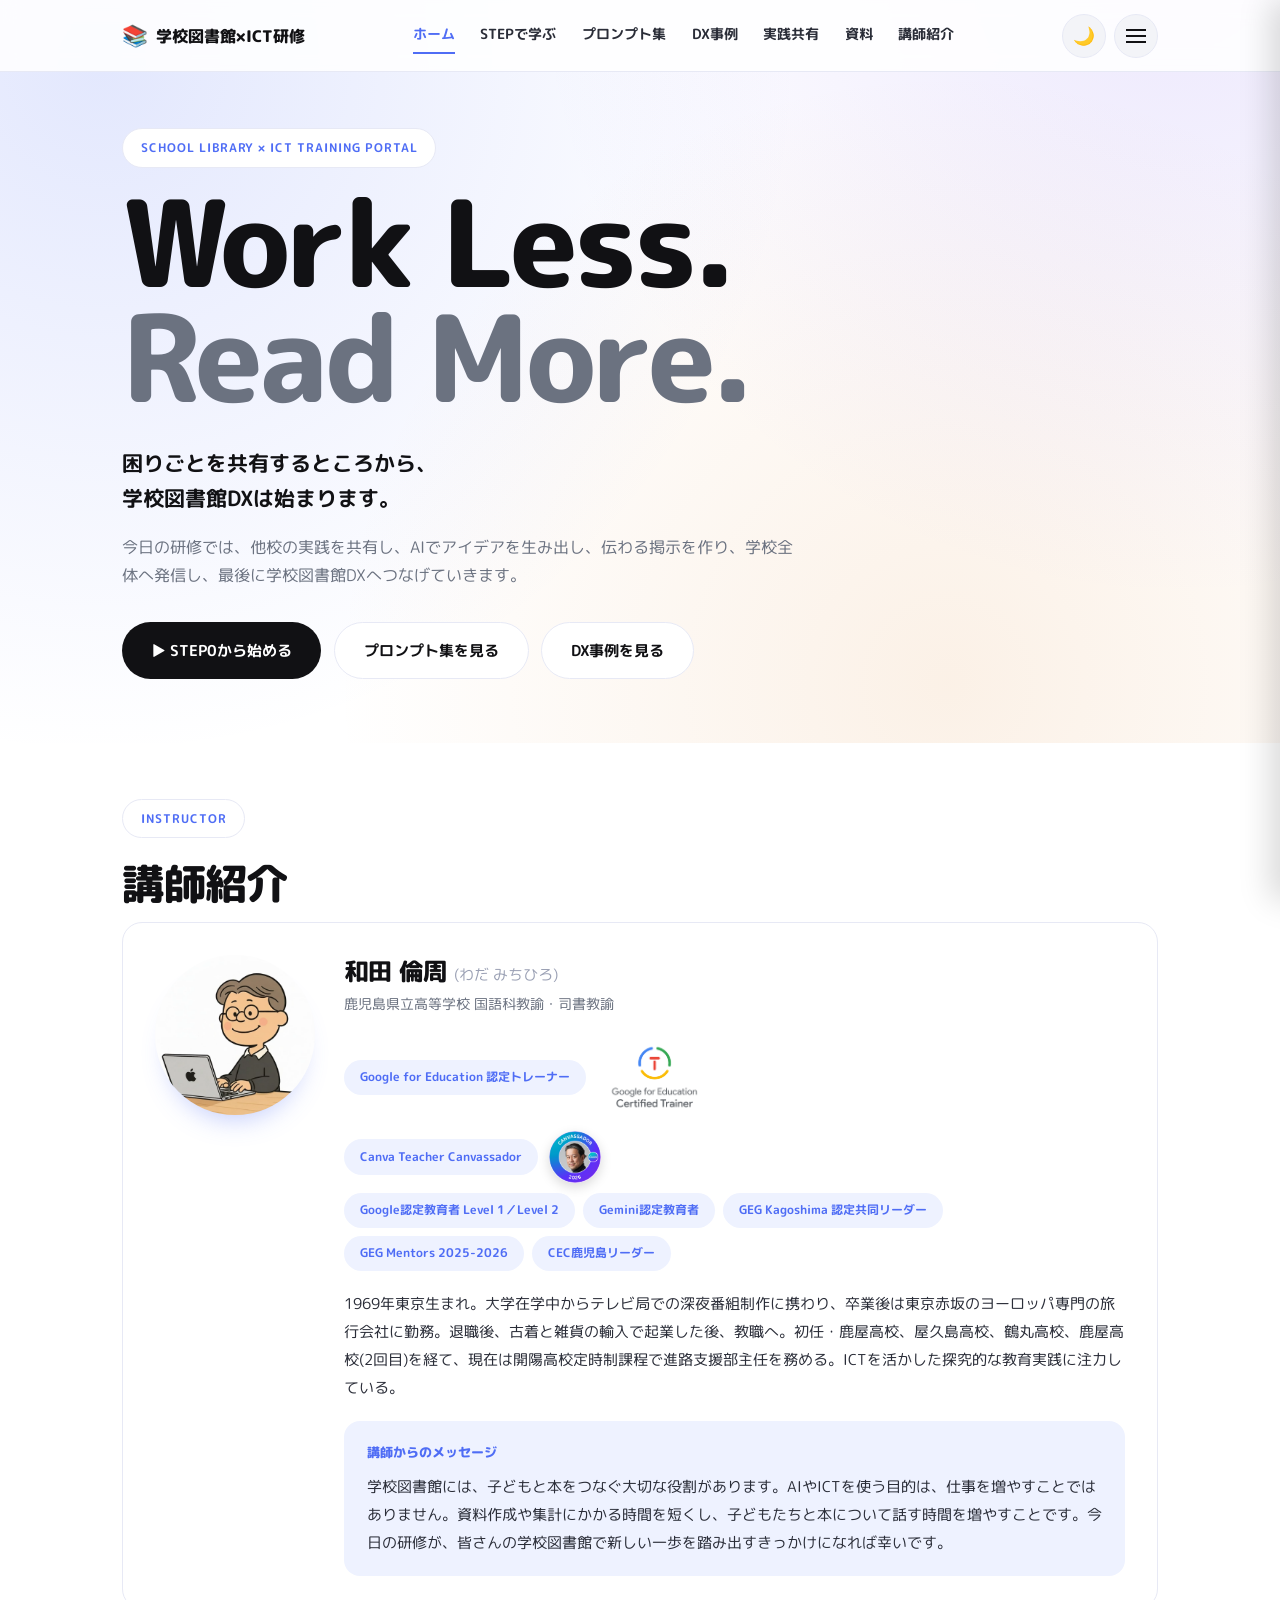
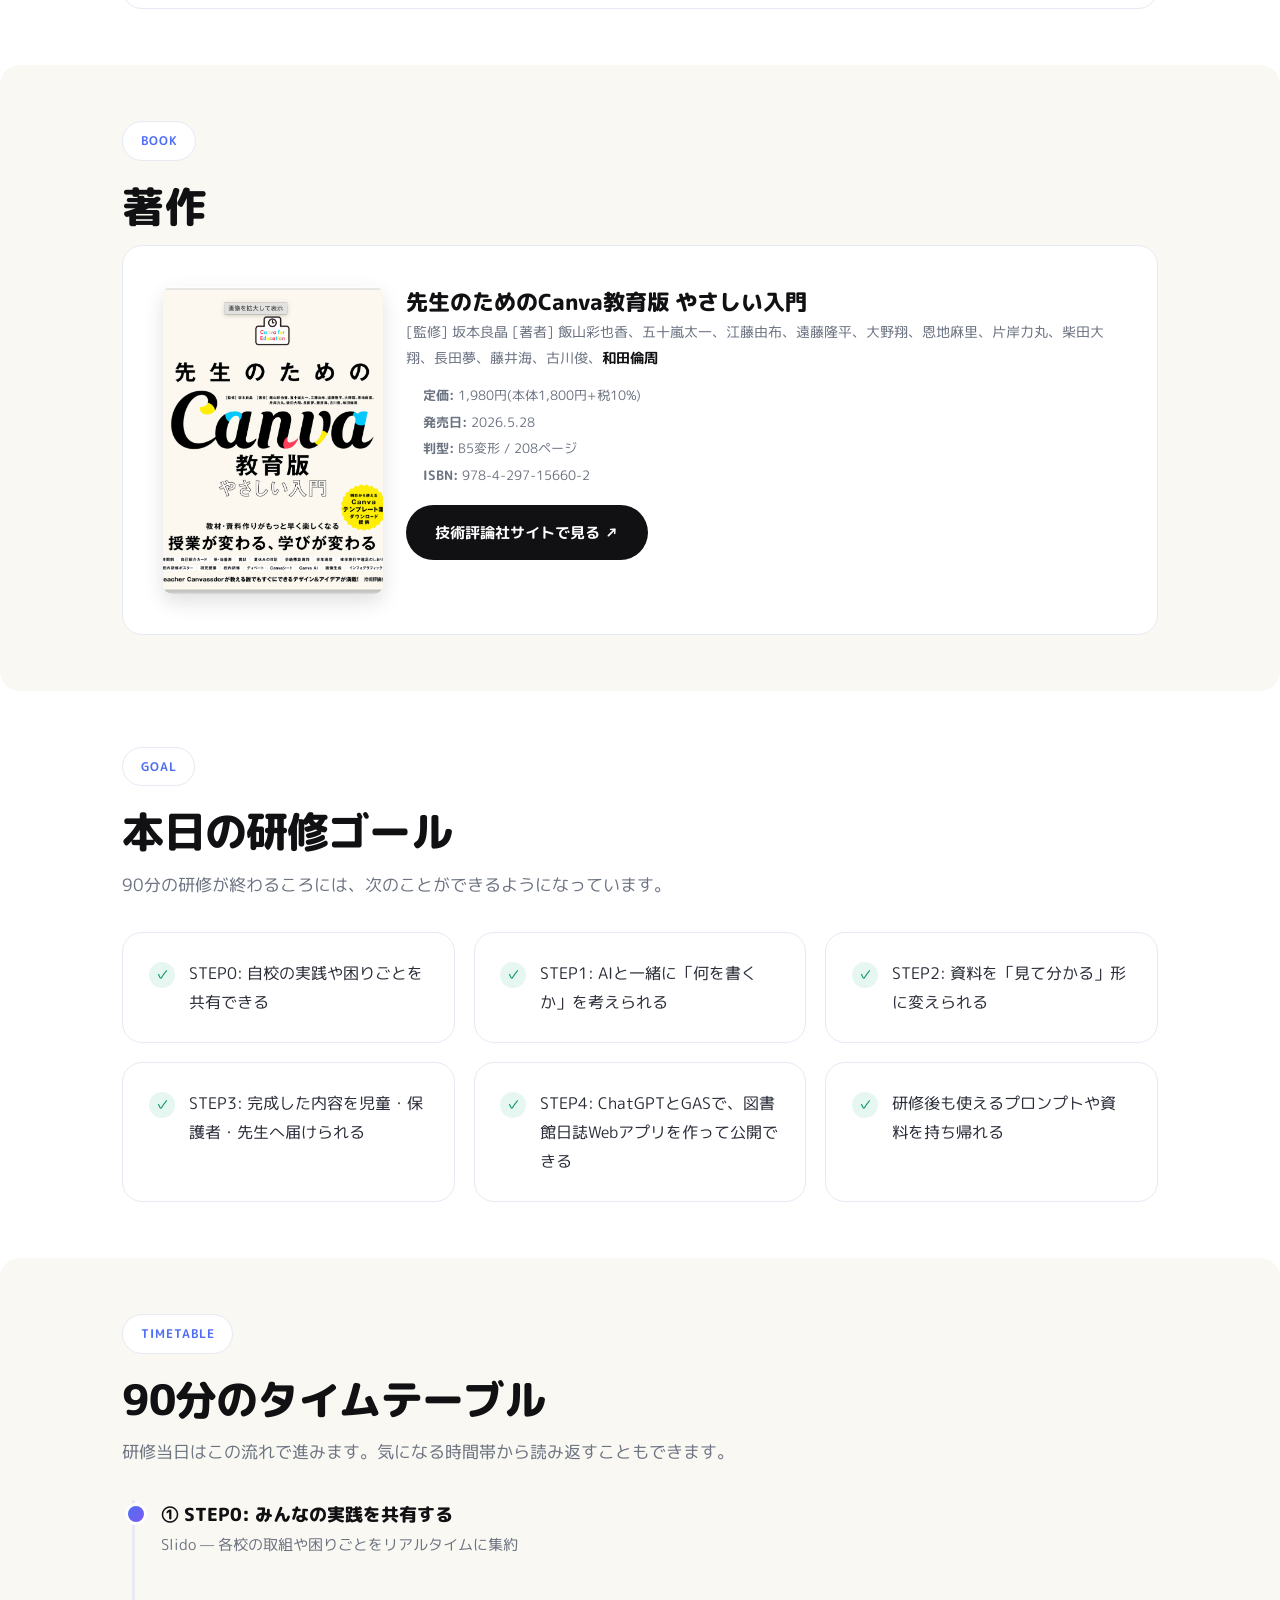
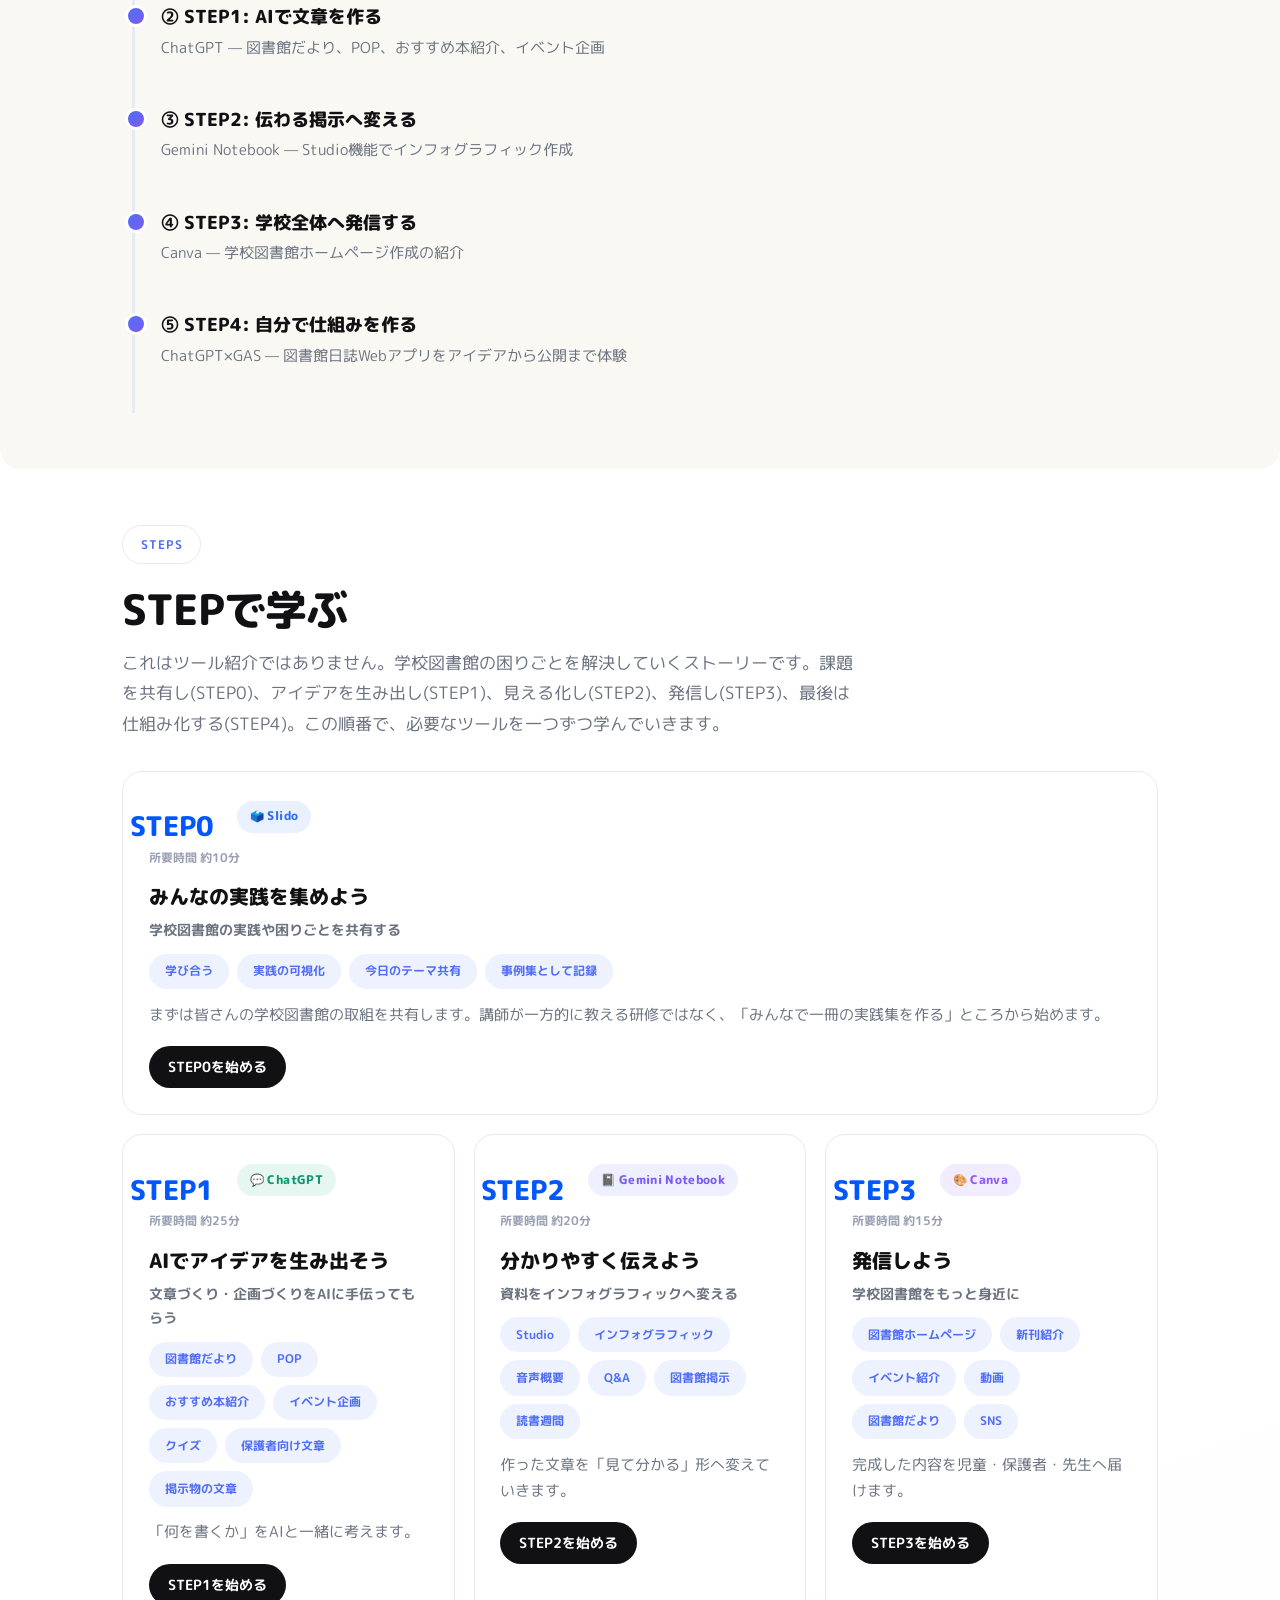
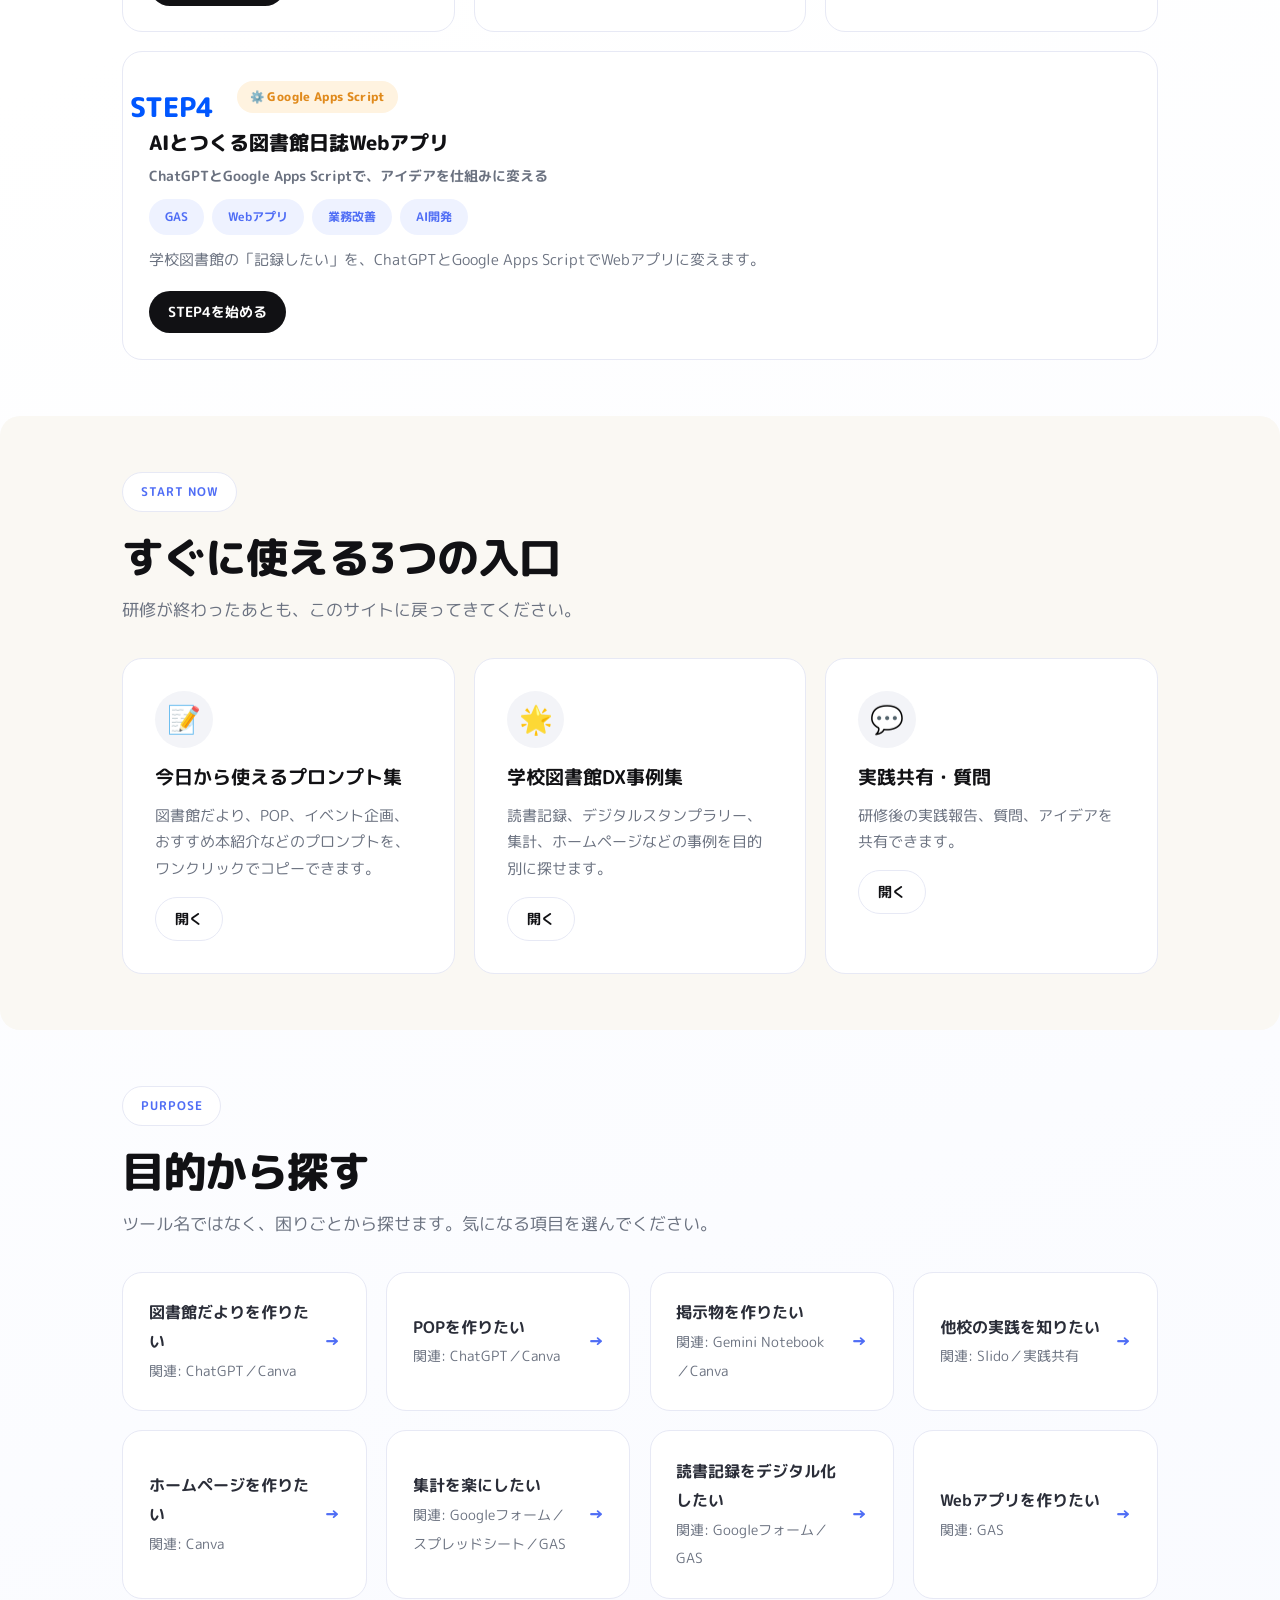
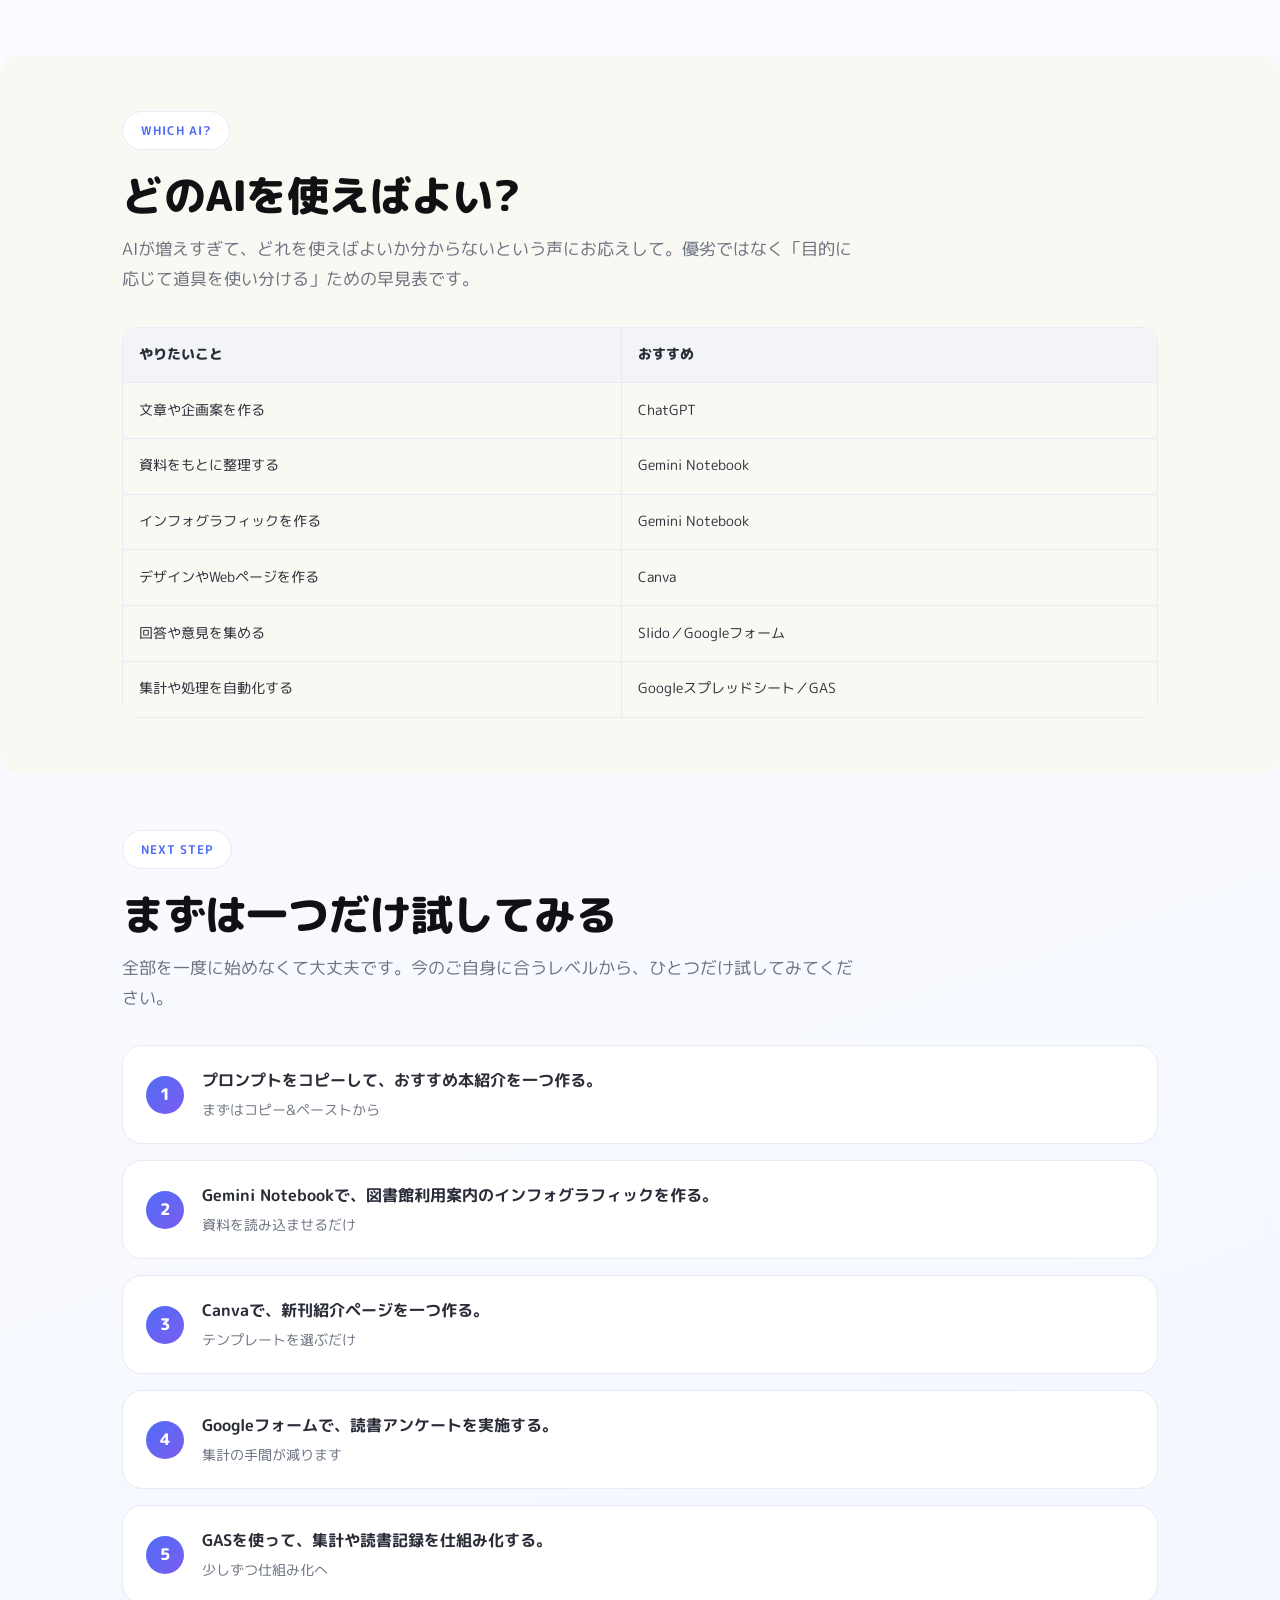
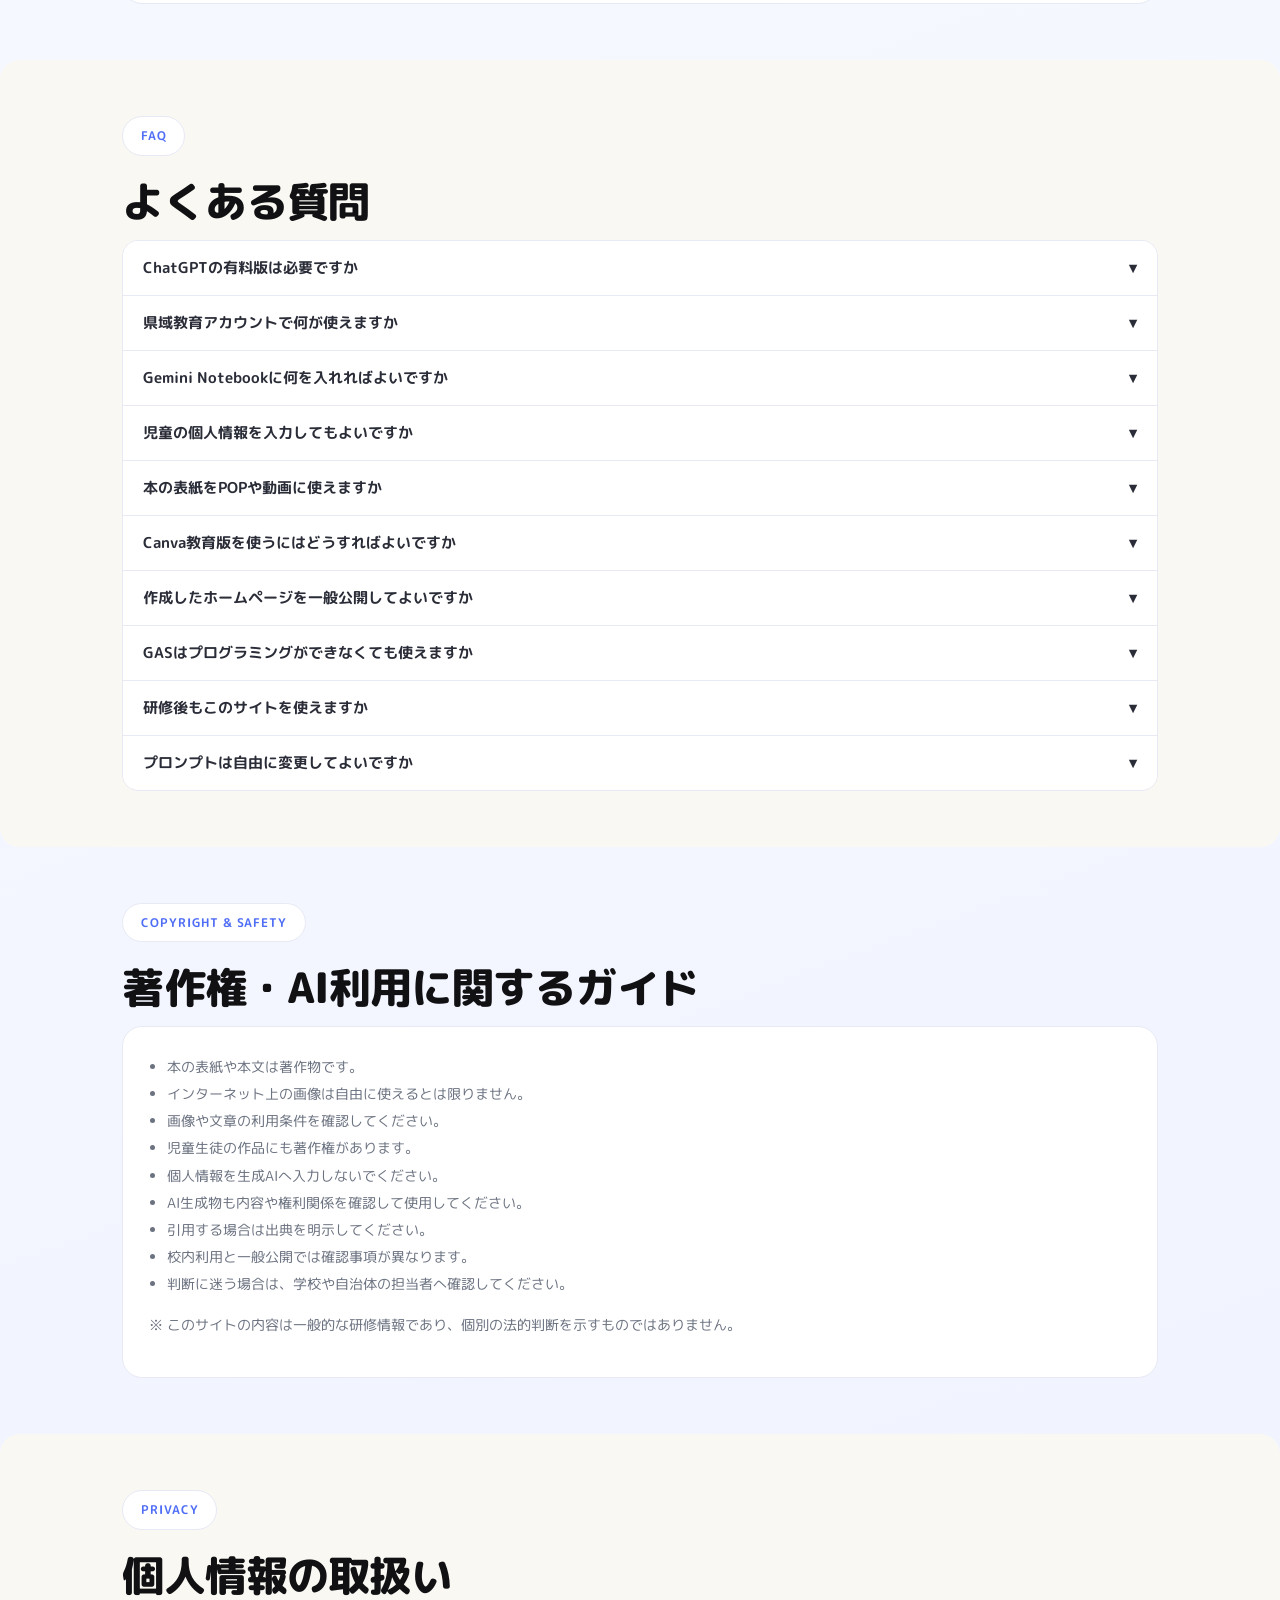
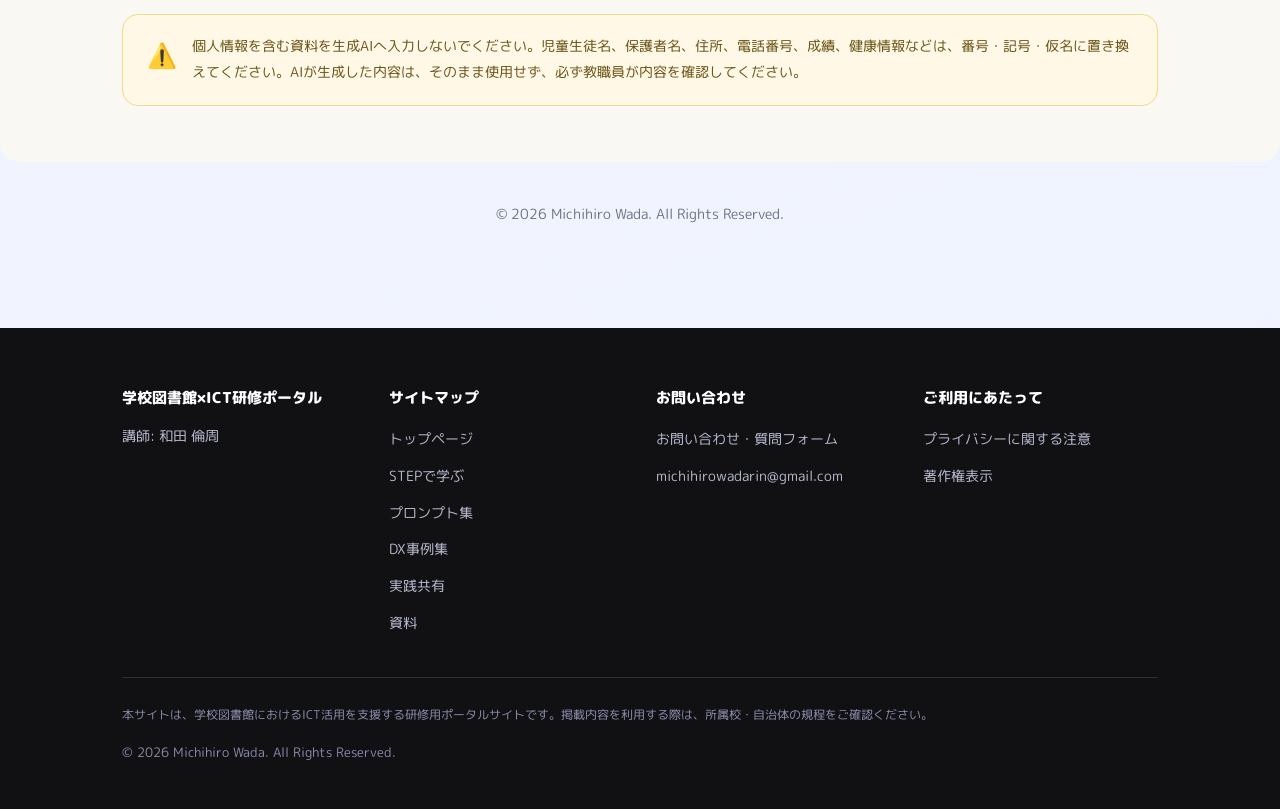
<file: index.html>
<!DOCTYPE html>
<html lang="ja">
<head>
<meta charset="UTF-8">
<meta name="viewport" content="width=device-width, initial-scale=1.0">
<title>学校図書館×ICT研修ポータル | 本と人をつなぐ時間を、ICTでもっと豊かに</title>
<meta name="description" content="生成AI・Gemini Notebook・Canva・Google Workspaceで学校図書館の仕事を軽くする研修ポータル。図書館だより・POP・掲示物・読書イベント・集計業務まで、目的別にすぐ使えるプロンプトと実践事例を紹介します。">
<!-- OGP設定(公開URL・画像確定後に有効化してください)
<meta property="og:title" content="学校図書館×ICT研修ポータル">
<meta property="og:description" content="生成AI・Gemini Notebook・Canva・Google Workspaceで学校図書館をもっと楽しく、もっと便利に。">
<meta property="og:type" content="website">
<meta property="og:url" content="【ここにGitHub Pages公開URLを入力】">
<meta property="og:image" content="【ここにOGP画像URLを入力】">
-->
<!-- 公開後、実際のURLに差し替えてください -->
<link rel="canonical" href="【ここにこのページの公開URLを入力】">
<link rel="preconnect" href="https://fonts.googleapis.com">
<link rel="preconnect" href="https://fonts.gstatic.com" crossorigin>
<link href="https://fonts.googleapis.com/css2?family=M+PLUS+Rounded+1c:wght@400;500;700;800&display=swap" rel="stylesheet">
<link rel="stylesheet" href="assets/css/style.css">
</head>
<body>

<a href="#main" class="sr-only">本文へスキップ</a>

<!-- ===== スプラッシュ演出(初回訪問時のみ・sessionStorageで制御) ===== -->
<div id="splash" class="splash-overlay">
  <p class="splash-text">学校図書館×ICT<span class="splash-sub">本と人をつなぐ時間を、ICTでもっと豊かに。</span></p>
</div>

<!-- ===== ヘッダー ===== -->
<header class="site-header">
  <div class="container">
    <a href="index.html" class="site-logo"><span class="logo-icon" aria-hidden="true">📚</span>学校図書館×ICT研修</a>
    <nav class="nav-desktop" aria-label="メインメニュー">
      <a href="index.html" data-nav-link>ホーム</a>
      <a href="#steps">STEPで学ぶ</a>
      <a href="prompts/prompt-library.html">プロンプト集</a>
      <a href="cases/dx-cases.html">DX事例</a>
      <a href="community/share.html">実践共有</a>
      <a href="resources/resources.html">資料</a>
      <a href="#instructor">講師紹介</a>
    </nav>
    <div class="flex items-center gap-sm">
      <button class="theme-toggle" data-theme-toggle aria-label="ダークモードに切り替え">🌙</button>
      <button id="menuBtn" class="menu-btn" aria-label="メニューを開く" aria-expanded="false" aria-controls="drawer">
        <span></span><span></span><span></span>
      </button>
    </div>
  </div>
</header>

<!-- ===== ドロワーメニュー ===== -->
<nav id="drawer" class="drawer" aria-label="サイト内メニュー">
  <button id="drawerClose" class="drawer-close" aria-label="メニューを閉じる">&times;</button>
  <ul>
    <li><a href="index.html" data-nav-link>ホーム</a></li>
    <li><a href="#purpose">目的から探す</a></li>
  </ul>
  <h3>STEPで学ぶ</h3>
  <ul>
    <li><a href="#steps">STEP一覧を見る</a></li>
    <li><a href="courses/step0-slido.html">STEP0: みんなの実践を集めよう</a></li>
    <li><a href="courses/step1-chatgpt.html">STEP1: AIでアイデアを生み出そう</a></li>
    <li><a href="courses/step2-gemini-notebook.html">STEP2: 分かりやすく伝えよう</a></li>
    <li><a href="courses/step3-canva-website.html">STEP3: 発信しよう</a></li>
    <li><a href="courses/step4-gas-dx.html">STEP4: 図書館日誌Webアプリを作ろう</a></li>
  </ul>
  <h3>研修後も使う</h3>
  <ul>
    <li><a href="prompts/prompt-library.html">プロンプト集</a></li>
    <li><a href="cases/dx-cases.html">DX事例集</a></li>
    <li><a href="community/share.html">実践共有・質問</a></li>
    <li><a href="resources/resources.html">資料・リンク集</a></li>
  </ul>
  <h3>講師について</h3>
  <ul>
    <li><a href="#instructor">講師紹介</a></li>
    <li><a href="#books">著作紹介</a></li>
  </ul>
  <ul style="border-top:1px solid var(--color-border); padding-top:1rem; margin-top:1rem;">
    <li><a href="#faq">よくある質問</a></li>
    <li><a href="#privacy">個人情報の取扱い</a></li>
  </ul>
</nav>
<div id="overlay" class="overlay"></div>

<main id="main">

  <!-- ===== Hero ===== -->
  <section class="hero">
    <div class="container">
      <p class="eyebrow">School Library × ICT Training Portal</p>
      <h1 class="hero-title"><span>Work Less.</span><br><span class="text-sub">Read More.</span></h1>
      <p class="hero-sub">困りごとを共有するところから、<br>学校図書館DXは始まります。</p>
      <p class="hero-desc">今日の研修では、他校の実践を共有し、AIでアイデアを生み出し、伝わる掲示を作り、学校全体へ発信し、最後に学校図書館DXへつなげていきます。</p>
      <div class="hero-actions">
        <a href="courses/step0-slido.html" class="btn btn-primary">▶ STEP0から始める</a>
        <a href="prompts/prompt-library.html" class="btn btn-outline">プロンプト集を見る</a>
        <a href="cases/dx-cases.html" class="btn btn-outline">DX事例を見る</a>
      </div>
    </div>
  </section>

  <!-- ===== 講師紹介(中種子町ポータルサイトの仕様を流用) ===== -->
  <section id="instructor" class="section">
    <div class="container">
      <p class="eyebrow">Instructor</p>
      <h2 class="h-section">講師紹介</h2>
      <div class="card instructor-card">
        <div class="instructor-flex">
          <!-- プロフィール動画: 差し替えは「画像差し替え手順.md」参照。再生できない環境では自動的に静止画(profile.jpg)にフォールバックします -->
          <video class="instructor-photo instructor-video" autoplay muted loop playsinline poster="assets/images/profile.jpg"
                 aria-label="和田倫周 プロフィールムービー"
                 onerror="this.outerHTML='&lt;img src=&quot;assets/images/profile.jpg&quot; alt=&quot;和田倫周 プロフィールイラスト&quot; class=&quot;instructor-photo&quot;&gt;'">
            <source src="assets/videos/instructor.mp4" type="video/mp4">
            <img src="assets/images/profile.jpg" alt="和田倫周 プロフィールイラスト" class="instructor-photo">
          </video>
          <!-- 「視差効果を減らす」設定の場合に表示する静止画(main.jsが動画側を停止・非表示にします) -->
          <img src="assets/images/profile.jpg" alt="和田倫周 プロフィールイラスト" class="instructor-photo instructor-photo-static-fallback"
               onerror="this.outerHTML='&lt;div class=&quot;instructor-photo placeholder&quot;&gt;&lt;span class=&quot;material-icon&quot;&gt;🧑‍🏫&lt;/span&gt;プロフィール写真&lt;/div&gt;'">
          <div>
            <h3 class="instructor-name">和田 倫周 <span class="yomi">(わだ みちひろ)</span></h3>
            <p class="instructor-role">鹿児島県立高等学校 国語科教諭・司書教諭</p>

            <div class="tag-row">
              <span class="tag-pill">Google for Education 認定トレーナー</span>
              <img src="assets/images/badges/google-trainer-badge.png" alt="Google for Education Certified Trainer バッジ" class="badge-logo">
            </div>
            <div class="tag-row">
              <span class="tag-pill">Canva Teacher Canvassador</span>
              <img src="assets/images/badges/canvassador-badge-web.png" alt="Canva Teacher Canvassador 2026 バッジ" class="badge-round">
            </div>
            <div class="tag-list">
              <span class="tag-pill">Google認定教育者 Level 1／Level 2</span>
              <span class="tag-pill">Gemini認定教育者</span>
              <span class="tag-pill">GEG Kagoshima 認定共同リーダー</span>
              <span class="tag-pill">GEG Mentors 2025-2026</span>
              <span class="tag-pill">CEC鹿児島リーダー</span>
            </div>

            <p class="instructor-bio">
              1969年東京生まれ。大学在学中からテレビ局での深夜番組制作に携わり、卒業後は東京赤坂のヨーロッパ専門の旅行会社に勤務。退職後、古着と雑貨の輸入で起業した後、教職へ。初任・鹿屋高校、屋久島高校、鶴丸高校、鹿屋高校(2回目)を経て、現在は開陽高校定時制課程で進路支援部主任を務める。ICTを活かした探究的な教育実践に注力している。
            </p>
            <div class="speech-bubble">
              <span class="speech-label">講師からのメッセージ</span>
              学校図書館には、子どもと本をつなぐ大切な役割があります。AIやICTを使う目的は、仕事を増やすことではありません。資料作成や集計にかかる時間を短くし、子どもたちと本について話す時間を増やすことです。今日の研修が、皆さんの学校図書館で新しい一歩を踏み出すきっかけになれば幸いです。
            </div>
          </div>
        </div>
      </div>
    </div>
  </section>

  <!-- ===== 著作(中種子町ポータルサイトの仕様を流用) ===== -->
  <section id="books" class="section bg-ivory rounded-section">
    <div class="container">
      <p class="eyebrow">Book</p>
      <h2 class="h-section">著作</h2>
      <!-- 書籍情報とAmazon URLをここで差し替えてください。2冊目以降を追加する場合は、このカードごと複製してください -->
      <div class="card book-card-featured">
        <div class="book-flex">
          <img src="assets/images/book01.jpg" alt="先生のためのCanva教育版 やさしい入門 書影" class="book-cover book-cover-lg"
               onerror="this.outerHTML='&lt;div class=&quot;book-cover book-cover-lg placeholder&quot;&gt;書影を準備中です&lt;/div&gt;'">
          <div>
            <h3 class="book-title" style="font-size:1.4rem;">先生のためのCanva教育版 やさしい入門</h3>
            <p class="book-subtitle">[監修] 坂本良晶 [著者] 飯山彩也香、五十嵐太一、江藤由布、遠藤隆平、大野翔、恩地麻里、片岸力丸、柴田大翔、長田夢、藤井海、古川俊、<strong style="color:var(--color-ink);">和田倫周</strong></p>
            <ul class="book-meta">
              <li><strong>定価:</strong> 1,980円(本体1,800円+税10%)</li>
              <li><strong>発売日:</strong> 2026.5.28</li>
              <li><strong>判型:</strong> B5変形 / 208ページ</li>
              <li><strong>ISBN:</strong> 978-4-297-15660-2</li>
            </ul>
            <div class="book-actions">
              <a href="https://gihyo.jp/book/2026/978-4-297-15660-2" class="btn btn-primary" target="_blank" rel="noopener">技術評論社サイトで見る ↗</a>
            </div>
          </div>
        </div>
      </div>
    </div>
  </section>

  <!-- ===== 本日の研修ゴール ===== -->
  <section class="section">
    <div class="container">
      <p class="eyebrow">Goal</p>
      <h2 class="h-section">本日の研修ゴール</h2>
      <p class="lead">90分の研修が終わるころには、次のことができるようになっています。</p>
      <div class="grid grid-2">
        <div class="card card-hover goal-card"><span class="check-icon">✓</span><p class="mb-0">STEP0: 自校の実践や困りごとを共有できる</p></div>
        <div class="card card-hover goal-card"><span class="check-icon">✓</span><p class="mb-0">STEP1: AIと一緒に「何を書くか」を考えられる</p></div>
        <div class="card card-hover goal-card"><span class="check-icon">✓</span><p class="mb-0">STEP2: 資料を「見て分かる」形に変えられる</p></div>
        <div class="card card-hover goal-card"><span class="check-icon">✓</span><p class="mb-0">STEP3: 完成した内容を児童・保護者・先生へ届けられる</p></div>
        <div class="card card-hover goal-card"><span class="check-icon">✓</span><p class="mb-0">STEP4: ChatGPTとGASで、図書館日誌Webアプリを作って公開できる</p></div>
        <div class="card card-hover goal-card"><span class="check-icon">✓</span><p class="mb-0">研修後も使えるプロンプトや資料を持ち帰れる</p></div>
      </div>
    </div>
  </section>

  <!-- ===== 90分のタイムテーブル ===== -->
  <section class="section bg-ivory rounded-section">
    <div class="container">
      <p class="eyebrow">Timetable</p>
      <h2 class="h-section">90分のタイムテーブル</h2>
      <p class="lead">研修当日はこの流れで進みます。気になる時間帯から読み返すこともできます。</p>
      <div class="timeline">
        <div class="timeline-item">
          <h3 class="timeline-title">① STEP0: みんなの実践を共有する</h3>
          <p class="timeline-desc">Slido — 各校の取組や困りごとをリアルタイムに集約</p>
        </div>
        <div class="timeline-item">
          <h3 class="timeline-title">② STEP1: AIで文章を作る</h3>
          <p class="timeline-desc">ChatGPT — 図書館だより、POP、おすすめ本紹介、イベント企画</p>
        </div>
        <div class="timeline-item">
          <h3 class="timeline-title">③ STEP2: 伝わる掲示へ変える</h3>
          <p class="timeline-desc">Gemini Notebook — Studio機能でインフォグラフィック作成</p>
        </div>
        <div class="timeline-item">
          <h3 class="timeline-title">④ STEP3: 学校全体へ発信する</h3>
          <p class="timeline-desc">Canva — 学校図書館ホームページ作成の紹介</p>
        </div>
        <div class="timeline-item">
          <h3 class="timeline-title">⑤ STEP4: 自分で仕組みを作る</h3>
          <p class="timeline-desc">ChatGPT×GAS — 図書館日誌Webアプリをアイデアから公開まで体験</p>
        </div>
      </div>
    </div>
  </section>

  <!-- ===== STEPで学ぶ ===== -->
  <section id="steps" class="section">
    <div class="container">
      <p class="eyebrow">Steps</p>
      <h2 class="h-section">STEPで学ぶ</h2>
      <p class="lead">これはツール紹介ではありません。学校図書館の困りごとを解決していくストーリーです。課題を共有し(STEP0)、アイデアを生み出し(STEP1)、見える化し(STEP2)、発信し(STEP3)、最後は仕組み化する(STEP4)。この順番で、必要なツールを一つずつ学んでいきます。</p>
      <div class="grid grid-2">
        <a href="courses/step0-slido.html" class="card card-hover course-card" style="grid-column:1/-1;">
          <span class="course-num">STEP0</span>
          <span class="tool-badge tool-slido">🗳️ Slido</span>
          <p class="course-time">所要時間 約10分</p>
          <h3 class="course-title">みんなの実践を集めよう</h3>
          <p class="text-sm text-sub" style="font-weight:700; margin:.1rem 0 .7rem;">学校図書館の実践や困りごとを共有する</p>
          <div class="tag-list" style="margin-bottom:.8rem;">
            <span class="tag-pill">学び合う</span>
            <span class="tag-pill">実践の可視化</span>
            <span class="tag-pill">今日のテーマ共有</span>
            <span class="tag-pill">事例集として記録</span>
          </div>
          <p class="course-desc">まずは皆さんの学校図書館の取組を共有します。講師が一方的に教える研修ではなく、「みんなで一冊の実践集を作る」ところから始めます。</p>
          <span class="btn btn-primary btn-sm">STEP0を始める</span>
        </a>
        <a href="courses/step1-chatgpt.html" class="card card-hover course-card">
          <span class="course-num">STEP1</span>
          <span class="tool-badge tool-chatgpt">💬 ChatGPT</span>
          <p class="course-time">所要時間 約25分</p>
          <h3 class="course-title">AIでアイデアを生み出そう</h3>
          <p class="text-sm text-sub" style="font-weight:700; margin:.1rem 0 .7rem;">文章づくり・企画づくりをAIに手伝ってもらう</p>
          <div class="tag-list" style="margin-bottom:.8rem;">
            <span class="tag-pill">図書館だより</span>
            <span class="tag-pill">POP</span>
            <span class="tag-pill">おすすめ本紹介</span>
            <span class="tag-pill">イベント企画</span>
            <span class="tag-pill">クイズ</span>
            <span class="tag-pill">保護者向け文章</span>
            <span class="tag-pill">掲示物の文章</span>
          </div>
          <p class="course-desc">「何を書くか」をAIと一緒に考えます。</p>
          <span class="btn btn-primary btn-sm">STEP1を始める</span>
        </a>
        <a href="courses/step2-gemini-notebook.html" class="card card-hover course-card">
          <span class="course-num">STEP2</span>
          <span class="tool-badge tool-gemini">📓 Gemini Notebook</span>
          <p class="course-time">所要時間 約20分</p>
          <h3 class="course-title">分かりやすく伝えよう</h3>
          <p class="text-sm text-sub" style="font-weight:700; margin:.1rem 0 .7rem;">資料をインフォグラフィックへ変える</p>
          <div class="tag-list" style="margin-bottom:.8rem;">
            <span class="tag-pill">Studio</span>
            <span class="tag-pill">インフォグラフィック</span>
            <span class="tag-pill">音声概要</span>
            <span class="tag-pill">Q&amp;A</span>
            <span class="tag-pill">図書館掲示</span>
            <span class="tag-pill">読書週間</span>
          </div>
          <p class="course-desc">作った文章を「見て分かる」形へ変えていきます。</p>
          <span class="btn btn-primary btn-sm">STEP2を始める</span>
        </a>
        <a href="courses/step3-canva-website.html" class="card card-hover course-card">
          <span class="course-num">STEP3</span>
          <span class="tool-badge tool-canva">🎨 Canva</span>
          <p class="course-time">所要時間 約15分</p>
          <h3 class="course-title">発信しよう</h3>
          <p class="text-sm text-sub" style="font-weight:700; margin:.1rem 0 .7rem;">学校図書館をもっと身近に</p>
          <div class="tag-list" style="margin-bottom:.8rem;">
            <span class="tag-pill">図書館ホームページ</span>
            <span class="tag-pill">新刊紹介</span>
            <span class="tag-pill">イベント紹介</span>
            <span class="tag-pill">動画</span>
            <span class="tag-pill">図書館だより</span>
            <span class="tag-pill">SNS</span>
          </div>
          <p class="course-desc">完成した内容を児童・保護者・先生へ届けます。</p>
          <span class="btn btn-primary btn-sm">STEP3を始める</span>
        </a>
        <a href="courses/step4-gas-dx.html" class="card card-hover course-card" style="grid-column:1/-1;">
          <span class="course-num">STEP4</span>
          <span class="tool-badge tool-gas">⚙️ Google Apps Script</span>
          <h3 class="course-title">AIとつくる図書館日誌Webアプリ</h3>
          <p class="text-sm text-sub" style="font-weight:700; margin:.1rem 0 .7rem;">ChatGPTとGoogle Apps Scriptで、アイデアを仕組みに変える</p>
          <div class="tag-list" style="margin-bottom:.8rem;">
            <span class="tag-pill">GAS</span>
            <span class="tag-pill">Webアプリ</span>
            <span class="tag-pill">業務改善</span>
            <span class="tag-pill">AI開発</span>
          </div>
          <p class="course-desc">学校図書館の「記録したい」を、ChatGPTとGoogle Apps ScriptでWebアプリに変えます。</p>
          <span class="btn btn-primary btn-sm">STEP4を始める</span>
        </a>
      </div>
    </div>
  </section>

  <!-- ===== すぐに使える3つの入口 ===== -->
  <section class="section bg-ivory rounded-section">
    <div class="container">
      <p class="eyebrow">Start Now</p>
      <h2 class="h-section">すぐに使える3つの入口</h2>
      <p class="lead">研修が終わったあとも、このサイトに戻ってきてください。</p>
      <div class="grid grid-3">
        <a href="prompts/prompt-library.html" class="card card-hover entry-card">
          <div class="avatar-icon">📝</div>
          <h3>今日から使えるプロンプト集</h3>
          <p>図書館だより、POP、イベント企画、おすすめ本紹介などのプロンプトを、ワンクリックでコピーできます。</p>
          <span class="btn btn-outline btn-sm">開く</span>
        </a>
        <a href="cases/dx-cases.html" class="card card-hover entry-card">
          <div class="avatar-icon">🌟</div>
          <h3>学校図書館DX事例集</h3>
          <p>読書記録、デジタルスタンプラリー、集計、ホームページなどの事例を目的別に探せます。</p>
          <span class="btn btn-outline btn-sm">開く</span>
        </a>
        <a href="community/share.html" class="card card-hover entry-card">
          <div class="avatar-icon">💬</div>
          <h3>実践共有・質問</h3>
          <p>研修後の実践報告、質問、アイデアを共有できます。</p>
          <span class="btn btn-outline btn-sm">開く</span>
        </a>
      </div>
    </div>
  </section>

  <!-- ===== 目的から探す ===== -->
  <section id="purpose" class="section">
    <div class="container">
      <p class="eyebrow">Purpose</p>
      <h2 class="h-section">目的から探す</h2>
      <p class="lead">ツール名ではなく、困りごとから探せます。気になる項目を選んでください。</p>
      <div class="grid grid-3">
        <a href="courses/step1-chatgpt.html" class="card card-hover purpose-card"><span><strong>図書館だよりを作りたい</strong><br><span class="text-sub text-sm">関連: ChatGPT／Canva</span></span><span class="arrow">→</span></a>
        <a href="courses/step1-chatgpt.html" class="card card-hover purpose-card"><span><strong>POPを作りたい</strong><br><span class="text-sub text-sm">関連: ChatGPT／Canva</span></span><span class="arrow">→</span></a>
        <a href="courses/step2-gemini-notebook.html" class="card card-hover purpose-card"><span><strong>掲示物を作りたい</strong><br><span class="text-sub text-sm">関連: Gemini Notebook／Canva</span></span><span class="arrow">→</span></a>
        <a href="courses/step0-slido.html" class="card card-hover purpose-card"><span><strong>他校の実践を知りたい</strong><br><span class="text-sub text-sm">関連: Slido／実践共有</span></span><span class="arrow">→</span></a>
        <a href="courses/step3-canva-website.html" class="card card-hover purpose-card"><span><strong>ホームページを作りたい</strong><br><span class="text-sub text-sm">関連: Canva</span></span><span class="arrow">→</span></a>
        <a href="courses/step4-gas-dx.html" class="card card-hover purpose-card"><span><strong>集計を楽にしたい</strong><br><span class="text-sub text-sm">関連: Googleフォーム／スプレッドシート／GAS</span></span><span class="arrow">→</span></a>
        <a href="courses/step4-gas-dx.html" class="card card-hover purpose-card"><span><strong>読書記録をデジタル化したい</strong><br><span class="text-sub text-sm">関連: Googleフォーム／GAS</span></span><span class="arrow">→</span></a>
        <a href="courses/step4-gas-dx.html" class="card card-hover purpose-card"><span><strong>Webアプリを作りたい</strong><br><span class="text-sub text-sm">関連: GAS</span></span><span class="arrow">→</span></a>
      </div>
    </div>
  </section>

  <!-- ===== どのAIを使えばよい? ===== -->
  <section class="section bg-ivory rounded-section">
    <div class="container">
      <p class="eyebrow">Which AI?</p>
      <h2 class="h-section">どのAIを使えばよい?</h2>
      <p class="lead">AIが増えすぎて、どれを使えばよいか分からないという声にお応えして。優劣ではなく「目的に応じて道具を使い分ける」ための早見表です。</p>
      <div class="table-wrap">
        <table class="compare-table">
          <thead><tr><th>やりたいこと</th><th>おすすめ</th></tr></thead>
          <tbody>
            <tr><td>文章や企画案を作る</td><td>ChatGPT</td></tr>
            <tr><td>資料をもとに整理する</td><td>Gemini Notebook</td></tr>
            <tr><td>インフォグラフィックを作る</td><td>Gemini Notebook</td></tr>
            <tr><td>デザインやWebページを作る</td><td>Canva</td></tr>
            <tr><td>回答や意見を集める</td><td>Slido／Googleフォーム</td></tr>
            <tr><td>集計や処理を自動化する</td><td>Googleスプレッドシート／GAS</td></tr>
          </tbody>
        </table>
      </div>
    </div>
  </section>

  <!-- ===== まずは一つだけ試してみる ===== -->
  <section class="section">
    <div class="container">
      <p class="eyebrow">Next Step</p>
      <h2 class="h-section">まずは一つだけ試してみる</h2>
      <p class="lead">全部を一度に始めなくて大丈夫です。今のご自身に合うレベルから、ひとつだけ試してみてください。</p>
      <div class="level-list">
        <div class="card level-item"><span class="level-num">1</span><div class="level-text"><strong>プロンプトをコピーして、おすすめ本紹介を一つ作る。</strong><span>まずはコピー&amp;ペーストから</span></div></div>
        <div class="card level-item"><span class="level-num">2</span><div class="level-text"><strong>Gemini Notebookで、図書館利用案内のインフォグラフィックを作る。</strong><span>資料を読み込ませるだけ</span></div></div>
        <div class="card level-item"><span class="level-num">3</span><div class="level-text"><strong>Canvaで、新刊紹介ページを一つ作る。</strong><span>テンプレートを選ぶだけ</span></div></div>
        <div class="card level-item"><span class="level-num">4</span><div class="level-text"><strong>Googleフォームで、読書アンケートを実施する。</strong><span>集計の手間が減ります</span></div></div>
        <div class="card level-item"><span class="level-num">5</span><div class="level-text"><strong>GASを使って、集計や読書記録を仕組み化する。</strong><span>少しずつ仕組み化へ</span></div></div>
      </div>
    </div>
  </section>

  <!-- ===== よくある質問 ===== -->
  <section id="faq" class="section bg-ivory rounded-section">
    <div class="container">
      <p class="eyebrow">FAQ</p>
      <h2 class="h-section">よくある質問</h2>
      <div class="accordion">
        <div class="accordion-item">
          <button class="accordion-trigger" aria-expanded="false" aria-controls="faq1">ChatGPTの有料版は必要ですか<span class="chevron">▾</span></button>
          <div id="faq1" class="accordion-panel"><p class="mb-0">無料版でも多くの用途で利用できます。利用条件やアカウントの種類は所属校・自治体のルールに従い、事前にご確認ください。</p></div>
        </div>
        <div class="accordion-item">
          <button class="accordion-trigger" aria-expanded="false" aria-controls="faq2">県域教育アカウントで何が使えますか<span class="chevron">▾</span></button>
          <div id="faq2" class="accordion-panel"><p class="mb-0">自治体・学校が導入しているアカウントの種類によって利用できる機能が異なります。ICT担当者や自治体の窓口にご確認ください。</p></div>
        </div>
        <div class="accordion-item">
          <button class="accordion-trigger" aria-expanded="false" aria-controls="faq3">Gemini Notebookに何を入れればよいですか<span class="chevron">▾</span></button>
          <div id="faq3" class="accordion-panel"><p class="mb-0">図書館利用案内や読書週間の実施要項など、学校で作成した資料が向いています。個人情報を含む資料は入力しないでください。</p></div>
        </div>
        <div class="accordion-item">
          <button class="accordion-trigger" aria-expanded="false" aria-controls="faq4">児童の個人情報を入力してもよいですか<span class="chevron">▾</span></button>
          <div id="faq4" class="accordion-panel"><p class="mb-0">児童生徒名・保護者名・住所・成績などの個人情報は、生成AIへ入力しないでください。番号や仮名に置き換えるなどの工夫をしてください。</p></div>
        </div>
        <div class="accordion-item">
          <button class="accordion-trigger" aria-expanded="false" aria-controls="faq5">本の表紙をPOPや動画に使えますか<span class="chevron">▾</span></button>
          <div id="faq5" class="accordion-panel"><p class="mb-0">本の表紙は著作物です。利用条件を出版社等で確認し、学校や自治体のルールに従ってください。</p></div>
        </div>
        <div class="accordion-item">
          <button class="accordion-trigger" aria-expanded="false" aria-controls="faq6">Canva教育版を使うにはどうすればよいですか<span class="chevron">▾</span></button>
          <div id="faq6" class="accordion-panel"><p class="mb-0">学校のGoogle Workspace／Microsoftアカウントで申請できる場合があります。詳しくは<a href="courses/step3-canva-website.html">STEP3</a>をご覧ください。</p></div>
        </div>
        <div class="accordion-item">
          <button class="accordion-trigger" aria-expanded="false" aria-controls="faq7">作成したホームページを一般公開してよいですか<span class="chevron">▾</span></button>
          <div id="faq7" class="accordion-panel"><p class="mb-0">公開前に管理職等の確認を受け、学校・自治体の公開ルールに従ってください。個人情報や児童生徒の写真は原則掲載しません。</p></div>
        </div>
        <div class="accordion-item">
          <button class="accordion-trigger" aria-expanded="false" aria-controls="faq8">GASはプログラミングができなくても使えますか<span class="chevron">▾</span></button>
          <div id="faq8" class="accordion-panel"><p class="mb-0">コードを一から自分で書く必要はありません。ChatGPTと対話しながら仕様書を作り、コード生成まで任せる方法を<a href="courses/step4-gas-dx.html">STEP4</a>で紹介しています。</p></div>
        </div>
        <div class="accordion-item">
          <button class="accordion-trigger" aria-expanded="false" aria-controls="faq9">研修後もこのサイトを使えますか<span class="chevron">▾</span></button>
          <div id="faq9" class="accordion-panel"><p class="mb-0">はい。プロンプト集・DX事例集・資料集はいつでも参照できます。ブックマークしてご活用ください。</p></div>
        </div>
        <div class="accordion-item">
          <button class="accordion-trigger" aria-expanded="false" aria-controls="faq10">プロンプトは自由に変更してよいですか<span class="chevron">▾</span></button>
          <div id="faq10" class="accordion-panel"><p class="mb-0">はい。学校や学年、目的に合わせて自由に書き換えてご利用ください。</p></div>
        </div>
      </div>
    </div>
  </section>

  <!-- ===== 著作権・AI利用に関するページ内ガイド ===== -->
  <section class="section">
    <div class="container">
      <p class="eyebrow">Copyright &amp; Safety</p>
      <h2 class="h-section">著作権・AI利用に関するガイド</h2>
      <div class="card">
        <ul class="text-sm text-sub" style="line-height:2;">
          <li>本の表紙や本文は著作物です。</li>
          <li>インターネット上の画像は自由に使えるとは限りません。</li>
          <li>画像や文章の利用条件を確認してください。</li>
          <li>児童生徒の作品にも著作権があります。</li>
          <li>個人情報を生成AIへ入力しないでください。</li>
          <li>AI生成物も内容や権利関係を確認して使用してください。</li>
          <li>引用する場合は出典を明示してください。</li>
          <li>校内利用と一般公開では確認事項が異なります。</li>
          <li>判断に迷う場合は、学校や自治体の担当者へ確認してください。</li>
        </ul>
        <p class="text-sm text-sub mt-0" style="margin-top:1rem;">※ このサイトの内容は一般的な研修情報であり、個別の法的判断を示すものではありません。</p>
      </div>
    </div>
  </section>

  <!-- ===== 個人情報の取扱い ===== -->
  <section id="privacy" class="section bg-ivory rounded-section">
    <div class="container">
      <p class="eyebrow">Privacy</p>
      <h2 class="h-section">個人情報の取扱い</h2>
      <div class="caution-card">
        <span class="material-icon" aria-hidden="true">⚠️</span>
        <p>個人情報を含む資料を生成AIへ入力しないでください。児童生徒名、保護者名、住所、電話番号、成績、健康情報などは、番号・記号・仮名に置き換えてください。AIが生成した内容は、そのまま使用せず、必ず教職員が内容を確認してください。</p>
      </div>
    </div>
  </section>

  <!-- ===== 著作権表示 ===== -->
  <section id="copyright" class="section-narrow">
    <div class="container text-center text-sm text-sub">
      <p>&copy; 2026 Michihiro Wada. All Rights Reserved.</p>
    </div>
  </section>

</main>

<!-- ===== フッター ===== -->
<footer class="site-footer">
  <div class="container">
    <div class="footer-grid">
      <div>
        <p class="footer-title">学校図書館×ICT研修ポータル</p>
        <p class="text-sm" style="color:#b6b9cc;">講師: 和田 倫周</p>
      </div>
      <div>
        <p class="footer-title">サイトマップ</p>
        <ul>
          <li><a href="index.html">トップページ</a></li>
          <li><a href="#steps">STEPで学ぶ</a></li>
          <li><a href="prompts/prompt-library.html">プロンプト集</a></li>
          <li><a href="cases/dx-cases.html">DX事例集</a></li>
          <li><a href="community/share.html">実践共有</a></li>
          <li><a href="resources/resources.html">資料</a></li>
        </ul>
      </div>
      <div>
        <p class="footer-title">お問い合わせ</p>
        <ul>
          <li><a href="community/share.html">お問い合わせ・質問フォーム</a></li>
          <!-- 問い合わせ先メールアドレスを差し替えてください -->
          <li><a href="mailto:michihirowadarin@gmail.com">michihirowadarin@gmail.com</a></li>
        </ul>
      </div>
      <div>
        <p class="footer-title">ご利用にあたって</p>
        <ul>
          <li><a href="#privacy">プライバシーに関する注意</a></li>
          <li><a href="#copyright">著作権表示</a></li>
        </ul>
      </div>
    </div>
    <div class="footer-note">
      <p>本サイトは、学校図書館におけるICT活用を支援する研修用ポータルサイトです。掲載内容を利用する際は、所属校・自治体の規程をご確認ください。</p>
      <p class="footer-copyright">&copy; 2026 Michihiro Wada. All Rights Reserved.</p>
    </div>
  </div>
</footer>

<button id="backToTop" class="back-to-top" aria-label="ページ上部へ戻る">↑</button>
<div id="toast" class="toast" role="status" aria-live="polite"></div>

<script src="assets/js/main.js"></script>
</body>
</html>
</file>
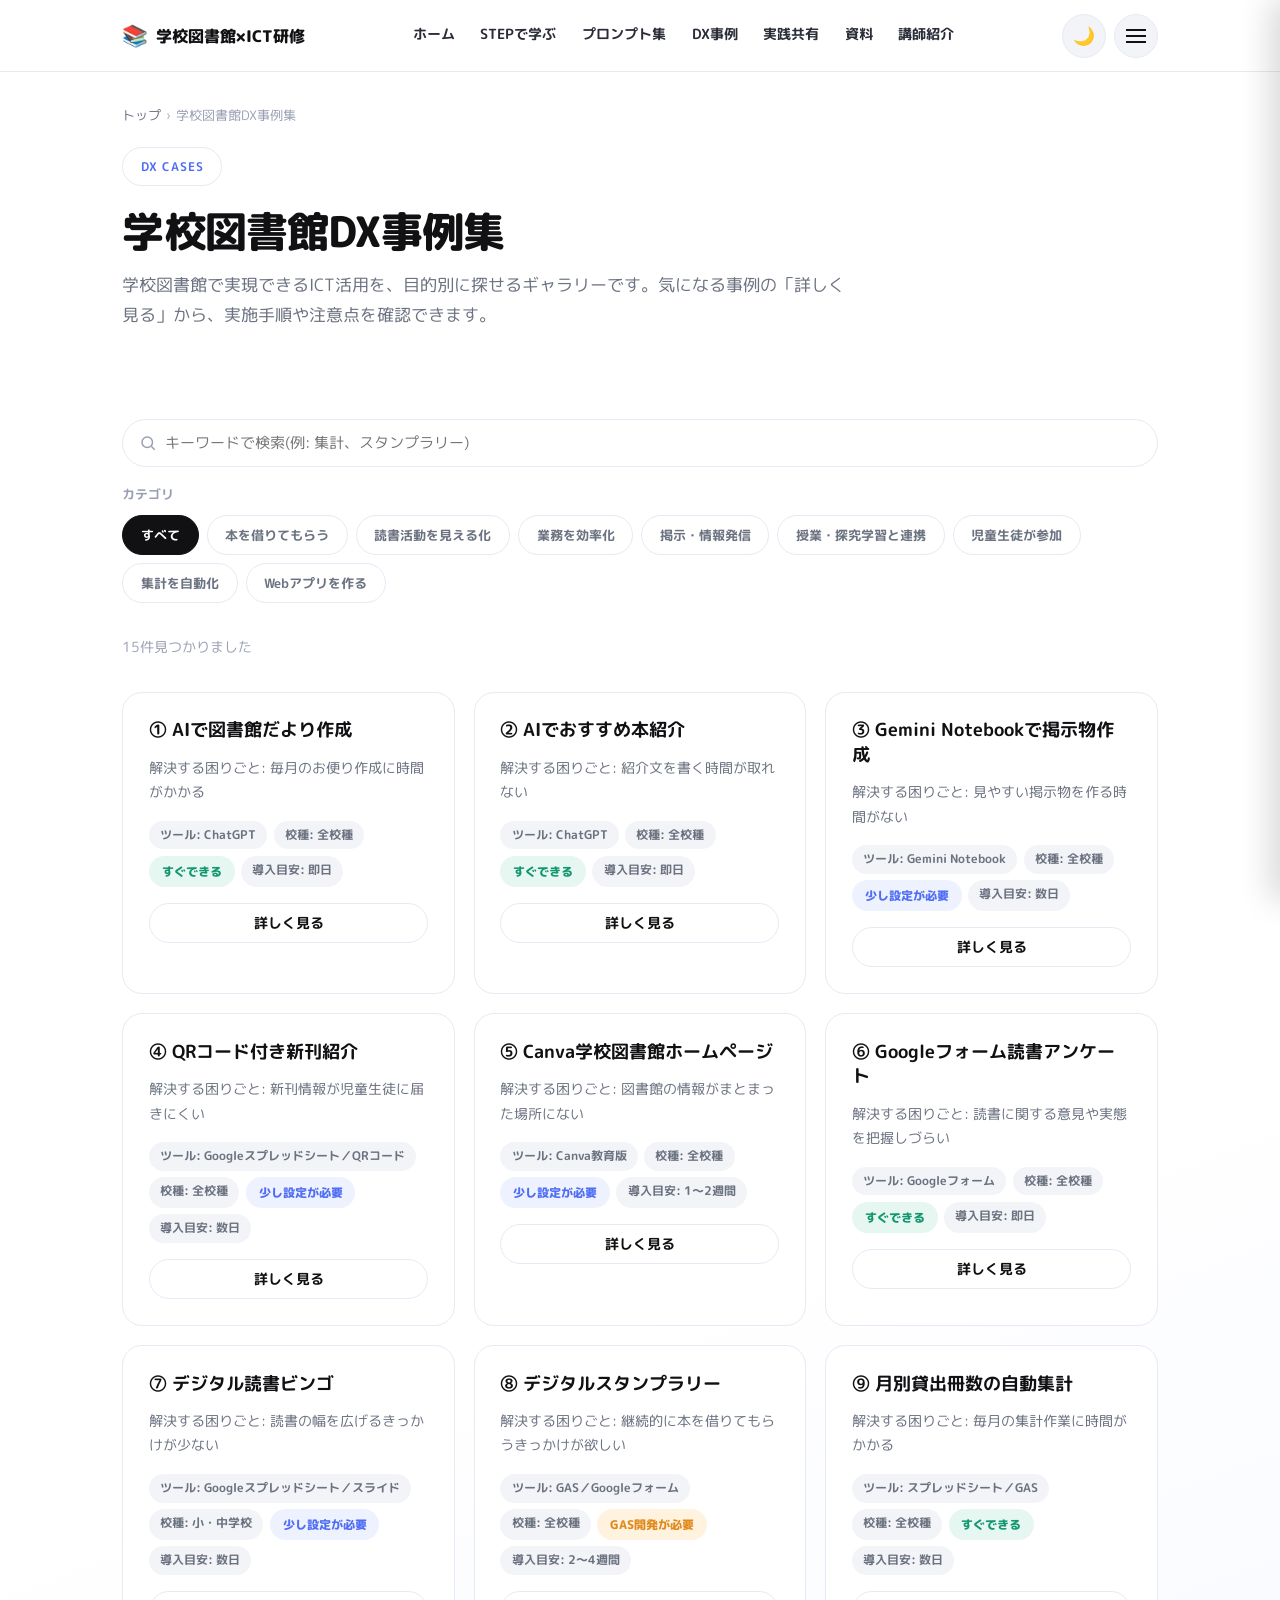
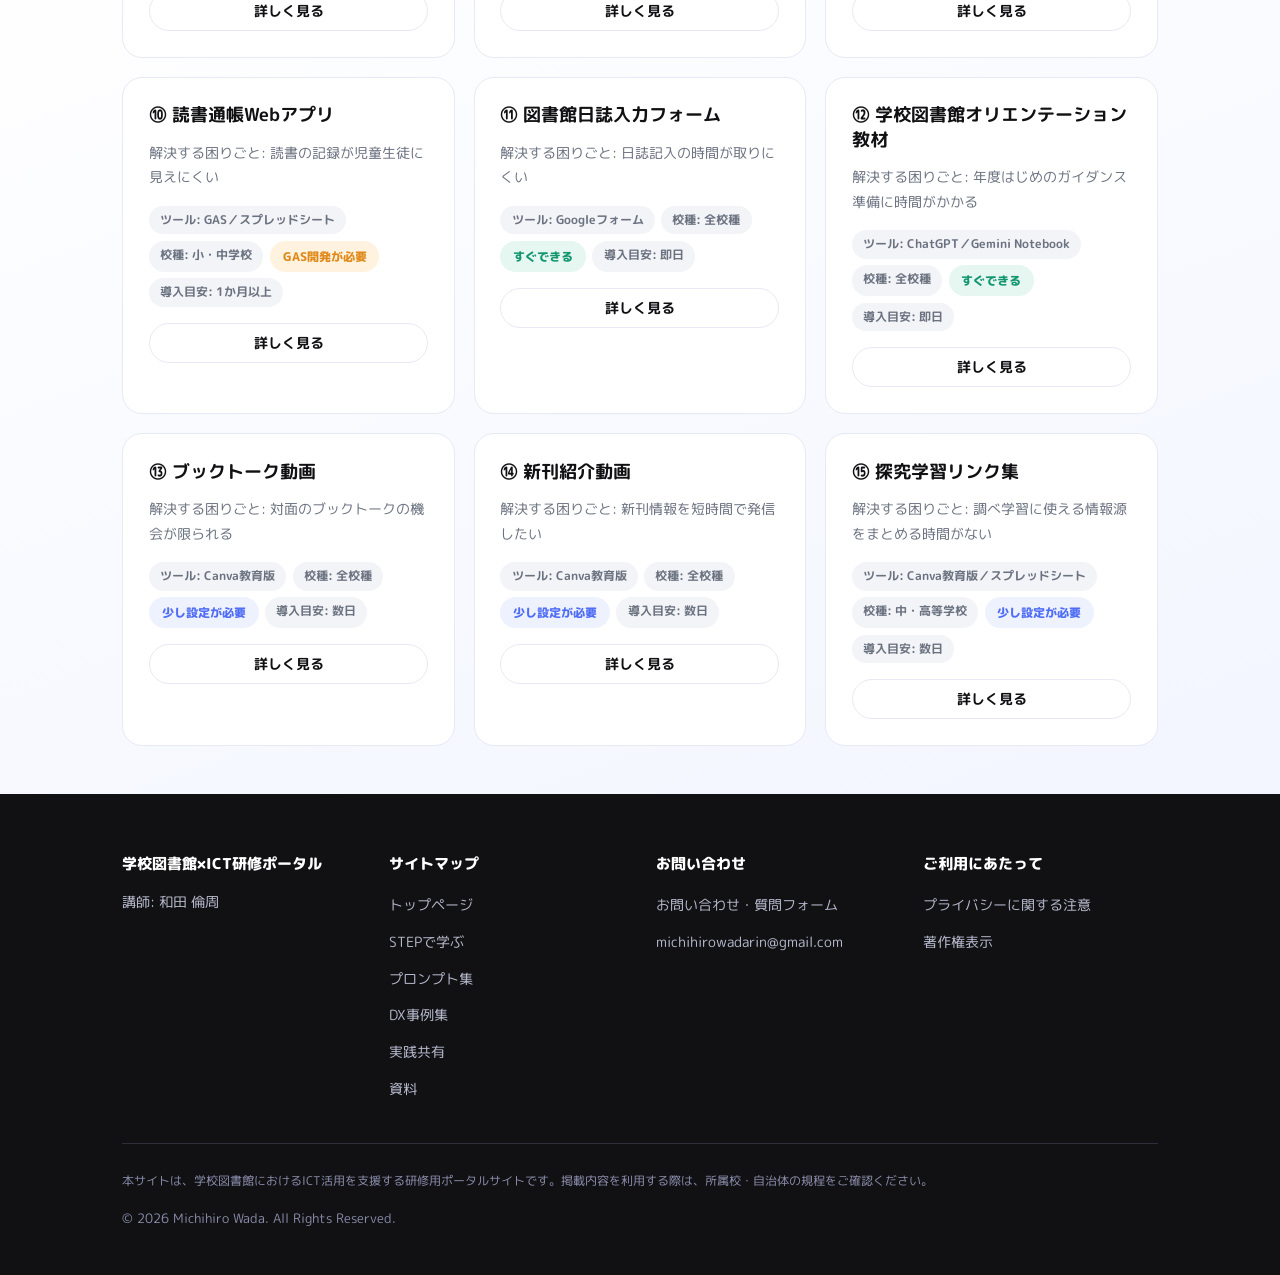
<file: cases/dx-cases.html>
<!DOCTYPE html>
<html lang="ja">
<head>
<meta charset="UTF-8">
<meta name="viewport" content="width=device-width, initial-scale=1.0">
<title>学校図書館DX事例集 | 学校図書館×ICT研修ポータル</title>
<meta name="description" content="読書記録、デジタルスタンプラリー、集計、ホームページなど、学校図書館で実現できるICT活用事例を目的別に探せるギャラリーです。">
<link rel="canonical" href="【ここにこのページの公開URLを入力】">
<link rel="preconnect" href="https://fonts.googleapis.com">
<link rel="preconnect" href="https://fonts.gstatic.com" crossorigin>
<link href="https://fonts.googleapis.com/css2?family=M+PLUS+Rounded+1c:wght@400;500;700;800&display=swap" rel="stylesheet">
<link rel="stylesheet" href="../assets/css/style.css">
</head>
<body>
<a href="#main" class="sr-only">本文へスキップ</a>

<header class="site-header">
  <div class="container">
    <a href="../index.html" class="site-logo"><span class="logo-icon" aria-hidden="true">📚</span>学校図書館×ICT研修</a>
    <nav class="nav-desktop" aria-label="メインメニュー">
      <a href="../index.html">ホーム</a>
      <a href="../index.html#steps">STEPで学ぶ</a>
      <a href="../prompts/prompt-library.html">プロンプト集</a>
      <a href="dx-cases.html">DX事例</a>
      <a href="../community/share.html">実践共有</a>
      <a href="../resources/resources.html">資料</a>
      <a href="../index.html#instructor">講師紹介</a>
    </nav>
    <div class="flex items-center gap-sm">
      <button class="theme-toggle" data-theme-toggle aria-label="ダークモードに切り替え">🌙</button>
      <button id="menuBtn" class="menu-btn" aria-label="メニューを開く" aria-expanded="false" aria-controls="drawer">
        <span></span><span></span><span></span>
      </button>
    </div>
  </div>
</header>

<nav id="drawer" class="drawer" aria-label="サイト内メニュー">
  <button id="drawerClose" class="drawer-close" aria-label="メニューを閉じる">&times;</button>
  <ul><li><a href="../index.html">ホーム</a></li><li><a href="../index.html#purpose">目的から探す</a></li></ul>
  <h3>STEPで学ぶ</h3>
  <ul>
    <li><a href="../index.html#steps">STEP一覧を見る</a></li>
    <li><a href="../courses/step0-slido.html">STEP0: みんなの実践を集めよう</a></li>
    <li><a href="../courses/step1-chatgpt.html">STEP1: AIでアイデアを生み出そう</a></li>
    <li><a href="../courses/step2-gemini-notebook.html">STEP2: 分かりやすく伝えよう</a></li>
    <li><a href="../courses/step3-canva-website.html">STEP3: 発信しよう</a></li>
    <li><a href="../courses/step4-gas-dx.html">STEP4: 図書館日誌Webアプリを作ろう</a></li>
  </ul>
  <h3>研修後も使う</h3>
  <ul>
    <li><a href="../prompts/prompt-library.html">プロンプト集</a></li>
    <li><a href="dx-cases.html" data-nav-link>DX事例集</a></li>
    <li><a href="../community/share.html">実践共有・質問</a></li>
    <li><a href="../resources/resources.html">資料・リンク集</a></li>
  </ul>
  <h3>講師について</h3>
  <ul><li><a href="../index.html#instructor">講師紹介</a></li><li><a href="../index.html#books">著作紹介</a></li></ul>
  <ul style="border-top:1px solid var(--color-border); padding-top:1rem; margin-top:1rem;">
    <li><a href="../index.html#faq">よくある質問</a></li>
    <li><a href="../index.html#privacy">個人情報の取扱い</a></li>
  </ul>
</nav>
<div id="overlay" class="overlay"></div>

<main id="main">
  <section class="course-hero">
    <div class="container">
      <p class="breadcrumb"><a href="../index.html">トップ</a><span>›</span><span>学校図書館DX事例集</span></p>
      <p class="eyebrow">DX Cases</p>
      <h1 class="h-section">学校図書館DX事例集</h1>
      <p class="lead">学校図書館で実現できるICT活用を、目的別に探せるギャラリーです。気になる事例の「詳しく見る」から、実施手順や注意点を確認できます。</p>
    </div>
  </section>

  <section class="section-tight">
    <div class="container">
      <div class="filter-bar">
        <div class="search-input-wrap">
          <input type="search" id="itemSearch" class="search-input" placeholder="キーワードで検索(例: 集計、スタンプラリー)" aria-label="事例をキーワードで検索">
        </div>
        <div class="filter-row">
          <label>カテゴリ</label>
          <div class="chip-group" role="group" aria-label="カテゴリで絞り込み">
            <button class="chip" data-filter-category="all" aria-pressed="true">すべて</button>
            <button class="chip" data-filter-category="borrow" aria-pressed="false">本を借りてもらう</button>
            <button class="chip" data-filter-category="visualize" aria-pressed="false">読書活動を見える化</button>
            <button class="chip" data-filter-category="efficiency" aria-pressed="false">業務を効率化</button>
            <button class="chip" data-filter-category="display" aria-pressed="false">掲示・情報発信</button>
            <button class="chip" data-filter-category="lesson" aria-pressed="false">授業・探究学習と連携</button>
            <button class="chip" data-filter-category="participate" aria-pressed="false">児童生徒が参加</button>
            <button class="chip" data-filter-category="count" aria-pressed="false">集計を自動化</button>
            <button class="chip" data-filter-category="webapp" aria-pressed="false">Webアプリを作る</button>
          </div>
        </div>
      </div>
      <p id="resultCount" class="result-count">読み込み中…</p>
    </div>
  </section>

  <section class="section-tight">
    <div class="container">
      <div id="itemList" class="grid grid-2">

        <article class="card case-card" data-item="case-01" data-category="display borrow" data-search="AIで図書館だより作成 letter">
          <h3>① AIで図書館だより作成</h3>
          <p class="text-sm text-sub mb-0">解決する困りごと: 毎月のお便り作成に時間がかかる</p>
          <div class="case-meta-list">
            <span class="case-tag">ツール: ChatGPT</span>
            <span class="case-tag">校種: 全校種</span>
            <span class="difficulty easy">すぐできる</span>
            <span class="case-tag">導入目安: 即日</span>
          </div>
          <button class="btn btn-outline btn-sm" data-case-toggle="#detail-01" aria-expanded="false" aria-controls="detail-01">詳しく見る</button>
          <div id="detail-01" class="case-detail">
            <dl>
              <dt>実施手順</dt><dd>①伝えたい内容を箇条書きにする ②STEP1のプロンプトに当てはめる ③出力を確認し、必要な部分を修正する</dd>
              <dt>期待できる効果</dt><dd>作成時間が大幅に短縮され、発行頻度を保ちやすくなる</dd>
              <dt>注意点</dt><dd>個人情報を入力しない。出力内容は必ず確認してから配布する</dd>
              <dt>関連STEP</dt><dd><a href="../courses/step1-chatgpt.html">STEP1: ChatGPT</a></dd>
              <dt>関連プロンプト</dt><dd><a href="../prompts/prompt-library.html#letter-01">図書館だより作成プロンプト</a></dd>
            </dl>
          </div>
        </article>

        <article class="card case-card" data-item="case-02" data-category="display borrow" data-search="AIでおすすめ本紹介 recommend">
          <h3>② AIでおすすめ本紹介</h3>
          <p class="text-sm text-sub mb-0">解決する困りごと: 紹介文を書く時間が取れない</p>
          <div class="case-meta-list">
            <span class="case-tag">ツール: ChatGPT</span>
            <span class="case-tag">校種: 全校種</span>
            <span class="difficulty easy">すぐできる</span>
            <span class="case-tag">導入目安: 即日</span>
          </div>
          <button class="btn btn-outline btn-sm" data-case-toggle="#detail-02" aria-expanded="false" aria-controls="detail-02">詳しく見る</button>
          <div id="detail-02" class="case-detail">
            <dl>
              <dt>実施手順</dt><dd>①書名・著者・紹介理由を入力 ②プロンプトを実行 ③媒体(だより・放送・Web)ごとに書き分けて活用</dd>
              <dt>期待できる効果</dt><dd>複数冊の紹介文を短時間でまとめて作成できる</dd>
              <dt>注意点</dt><dd>ネタバレを避け、内容の正確性を確認する</dd>
              <dt>関連STEP</dt><dd><a href="../courses/step1-chatgpt.html">STEP1: ChatGPT</a></dd>
              <dt>関連プロンプト</dt><dd><a href="../prompts/prompt-library.html#recommend-01">おすすめ本紹介プロンプト</a></dd>
            </dl>
          </div>
        </article>

        <article class="card case-card" data-item="case-03" data-category="display" data-search="Gemini Notebookで掲示物作成 infographic">
          <h3>③ Gemini Notebookで掲示物作成</h3>
          <p class="text-sm text-sub mb-0">解決する困りごと: 見やすい掲示物を作る時間がない</p>
          <div class="case-meta-list">
            <span class="case-tag">ツール: Gemini Notebook</span>
            <span class="case-tag">校種: 全校種</span>
            <span class="difficulty setup">少し設定が必要</span>
            <span class="case-tag">導入目安: 数日</span>
          </div>
          <button class="btn btn-outline btn-sm" data-case-toggle="#detail-03" aria-expanded="false" aria-controls="detail-03">詳しく見る</button>
          <div id="detail-03" class="case-detail">
            <dl>
              <dt>実施手順</dt><dd>①資料をアップロード ②Studioでインフォグラフィックを生成 ③内容を確認し掲示用に印刷</dd>
              <dt>期待できる効果</dt><dd>資料が視覚的に整理され、児童生徒の理解が深まる</dd>
              <dt>注意点</dt><dd>元資料にない情報が混ざっていないか必ず確認する</dd>
              <dt>関連STEP</dt><dd><a href="../courses/step2-gemini-notebook.html">STEP2: Gemini Notebook</a></dd>
              <dt>関連プロンプト</dt><dd><a href="../prompts/prompt-library.html">小学生向けに調整する指示例</a></dd>
            </dl>
          </div>
        </article>

        <article class="card case-card" data-item="case-04" data-category="borrow display" data-search="QRコード付き新刊紹介">
          <h3>④ QRコード付き新刊紹介</h3>
          <p class="text-sm text-sub mb-0">解決する困りごと: 新刊情報が児童生徒に届きにくい</p>
          <div class="case-meta-list">
            <span class="case-tag">ツール: Googleスプレッドシート／QRコード</span>
            <span class="case-tag">校種: 全校種</span>
            <span class="difficulty setup">少し設定が必要</span>
            <span class="case-tag">導入目安: 数日</span>
          </div>
          <button class="btn btn-outline btn-sm" data-case-toggle="#detail-04" aria-expanded="false" aria-controls="detail-04">詳しく見る</button>
          <div id="detail-04" class="case-detail">
            <dl>
              <dt>実施手順</dt><dd>①新刊リストをスプレッドシートで管理 ②紹介文とQRコードを掲示物に印刷 ③スマホで詳細情報を確認できるようにする</dd>
              <dt>期待できる効果</dt><dd>掲示スペースを取らずに詳しい情報を届けられる</dd>
              <dt>注意点</dt><dd>リンク先の情報が個人情報を含まないか確認する</dd>
              <dt>関連STEP</dt><dd><a href="../courses/step1-chatgpt.html">STEP1: ChatGPT</a></dd>
              <dt>関連プロンプト</dt><dd><a href="../prompts/prompt-library.html#newbook-01">新刊紹介プロンプト</a></dd>
            </dl>
          </div>
        </article>

        <article class="card case-card" data-item="case-05" data-category="display" data-search="Canva学校図書館ホームページ">
          <h3>⑤ Canva学校図書館ホームページ</h3>
          <p class="text-sm text-sub mb-0">解決する困りごと: 図書館の情報がまとまった場所にない</p>
          <div class="case-meta-list">
            <span class="case-tag">ツール: Canva教育版</span>
            <span class="case-tag">校種: 全校種</span>
            <span class="difficulty setup">少し設定が必要</span>
            <span class="case-tag">導入目安: 1〜2週間</span>
          </div>
          <button class="btn btn-outline btn-sm" data-case-toggle="#detail-05" aria-expanded="false" aria-controls="detail-05">詳しく見る</button>
          <div id="detail-05" class="case-detail">
            <dl>
              <dt>実施手順</dt><dd>STEP3の作成手順(①〜⑧)を参照</dd>
              <dt>期待できる効果</dt><dd>お知らせ・新刊・イベント情報を一か所で発信できる</dd>
              <dt>注意点</dt><dd>公開前に管理職の確認を受け、個人情報を掲載しない</dd>
              <dt>関連STEP</dt><dd><a href="../courses/step3-canva-website.html">STEP3: Canva</a></dd>
              <dt>関連プロンプト</dt><dd><a href="../prompts/prompt-library.html#website-01">ホームページ文章の下書きプロンプト</a></dd>
            </dl>
          </div>
        </article>

        <article class="card case-card" data-item="case-06" data-category="count" data-search="Googleフォーム読書アンケート">
          <h3>⑥ Googleフォーム読書アンケート</h3>
          <p class="text-sm text-sub mb-0">解決する困りごと: 読書に関する意見や実態を把握しづらい</p>
          <div class="case-meta-list">
            <span class="case-tag">ツール: Googleフォーム</span>
            <span class="case-tag">校種: 全校種</span>
            <span class="difficulty easy">すぐできる</span>
            <span class="case-tag">導入目安: 即日</span>
          </div>
          <button class="btn btn-outline btn-sm" data-case-toggle="#detail-06" aria-expanded="false" aria-controls="detail-06">詳しく見る</button>
          <div id="detail-06" class="case-detail">
            <dl>
              <dt>実施手順</dt><dd>①質問項目を作成 ②Googleフォームで配信 ③回答をスプレッドシートで自動集計</dd>
              <dt>期待できる効果</dt><dd>集計の手作業がなくなり、傾向をすぐに把握できる</dd>
              <dt>注意点</dt><dd>個人が特定される質問を含めない</dd>
              <dt>関連STEP</dt><dd><a href="../courses/step4-gas-dx.html">STEP4: GAS</a></dd>
              <dt>関連プロンプト</dt><dd><a href="../prompts/prompt-library.html#survey-01">読書アンケート作成プロンプト</a></dd>
            </dl>
          </div>
        </article>

        <article class="card case-card" data-item="case-07" data-category="participate visualize" data-search="デジタル読書ビンゴ">
          <h3>⑦ デジタル読書ビンゴ</h3>
          <p class="text-sm text-sub mb-0">解決する困りごと: 読書の幅を広げるきっかけが少ない</p>
          <div class="case-meta-list">
            <span class="case-tag">ツール: Googleスプレッドシート／スライド</span>
            <span class="case-tag">校種: 小・中学校</span>
            <span class="difficulty setup">少し設定が必要</span>
            <span class="case-tag">導入目安: 数日</span>
          </div>
          <button class="btn btn-outline btn-sm" data-case-toggle="#detail-07" aria-expanded="false" aria-controls="detail-07">詳しく見る</button>
          <div id="detail-07" class="case-detail">
            <dl>
              <dt>実施手順</dt><dd>①ジャンル別のビンゴマスを作成 ②読んだ本を記録して塗りつぶす ③達成状況を掲示・共有</dd>
              <dt>期待できる効果</dt><dd>普段読まないジャンルに挑戦するきっかけになる</dd>
              <dt>注意点</dt><dd>達成を強制しすぎず、楽しめる雰囲気を大切にする</dd>
              <dt>関連STEP</dt><dd><a href="../courses/step4-gas-dx.html">STEP4: GAS</a></dd>
              <dt>関連プロンプト</dt><dd><a href="../prompts/prompt-library.html#event-01">読書イベント企画プロンプト</a></dd>
            </dl>
          </div>
        </article>

        <article class="card case-card" data-item="case-08" data-category="participate borrow" data-search="デジタルスタンプラリー">
          <h3>⑧ デジタルスタンプラリー</h3>
          <p class="text-sm text-sub mb-0">解決する困りごと: 継続的に本を借りてもらうきっかけが欲しい</p>
          <div class="case-meta-list">
            <span class="case-tag">ツール: GAS／Googleフォーム</span>
            <span class="case-tag">校種: 全校種</span>
            <span class="difficulty dev">GAS開発が必要</span>
            <span class="case-tag">導入目安: 2〜4週間</span>
          </div>
          <button class="btn btn-outline btn-sm" data-case-toggle="#detail-08" aria-expanded="false" aria-controls="detail-08">詳しく見る</button>
          <div id="detail-08" class="case-detail">
            <dl>
              <dt>実施手順</dt><dd>①貸出記録と連動する仕組みを設計 ②スタンプ付与のルールを決める ③GASで自動付与する仕組みを作成</dd>
              <dt>期待できる効果</dt><dd>貸出冊数の増加、継続的な利用のきっかけになる</dd>
              <dt>注意点</dt><dd>開発・保守の担当者を決めておく</dd>
              <dt>関連STEP</dt><dd><a href="../courses/step4-gas-dx.html">STEP4: GAS</a></dd>
              <dt>関連プロンプト</dt><dd>—</dd>
            </dl>
          </div>
        </article>

        <article class="card case-card" data-item="case-09" data-category="count efficiency" data-search="月別貸出冊数の自動集計">
          <h3>⑨ 月別貸出冊数の自動集計</h3>
          <p class="text-sm text-sub mb-0">解決する困りごと: 毎月の集計作業に時間がかかる</p>
          <div class="case-meta-list">
            <span class="case-tag">ツール: スプレッドシート／GAS</span>
            <span class="case-tag">校種: 全校種</span>
            <span class="difficulty easy">すぐできる</span>
            <span class="case-tag">導入目安: 数日</span>
          </div>
          <button class="btn btn-outline btn-sm" data-case-toggle="#detail-09" aria-expanded="false" aria-controls="detail-09">詳しく見る</button>
          <div id="detail-09" class="case-detail">
            <dl>
              <dt>実施手順</dt><dd>①貸出記録をスプレッドシートに集約 ②関数またはGASで月別・学年別に自動集計 ③グラフ化して共有</dd>
              <dt>期待できる効果</dt><dd>報告書作成の時間が大幅に削減される</dd>
              <dt>注意点</dt><dd>集計結果を報告書に使う際は数値の確認を行う</dd>
              <dt>関連STEP</dt><dd><a href="../courses/step4-gas-dx.html">STEP4: GAS</a></dd>
              <dt>関連プロンプト</dt><dd><a href="../prompts/prompt-library.html#analysis-01">集計・分析まとめプロンプト</a></dd>
            </dl>
          </div>
        </article>

        <article class="card case-card" data-item="case-10" data-category="visualize webapp" data-search="読書通帳Webアプリ">
          <h3>⑩ 読書通帳Webアプリ</h3>
          <p class="text-sm text-sub mb-0">解決する困りごと: 読書の記録が児童生徒に見えにくい</p>
          <div class="case-meta-list">
            <span class="case-tag">ツール: GAS／スプレッドシート</span>
            <span class="case-tag">校種: 小・中学校</span>
            <span class="difficulty dev">GAS開発が必要</span>
            <span class="case-tag">導入目安: 1か月以上</span>
          </div>
          <button class="btn btn-outline btn-sm" data-case-toggle="#detail-10" aria-expanded="false" aria-controls="detail-10">詳しく見る</button>
          <div id="detail-10" class="case-detail">
            <dl>
              <dt>実施手順</dt><dd>①登録データの形式を設計 ②GASでWebアプリ化 ③運用ルールを校内で共有</dd>
              <dt>期待できる効果</dt><dd>自分の読書履歴が可視化され、読書意欲につながる</dd>
              <dt>注意点</dt><dd>個人情報の取扱いについて学校内の合意を得てから導入する</dd>
              <dt>関連STEP</dt><dd><a href="../courses/step4-gas-dx.html">STEP4: GAS</a></dd>
              <dt>関連プロンプト</dt><dd>—</dd>
            </dl>
          </div>
        </article>

        <article class="card case-card" data-item="case-11" data-category="efficiency" data-search="図書館日誌入力フォーム">
          <h3>⑪ 図書館日誌入力フォーム</h3>
          <p class="text-sm text-sub mb-0">解決する困りごと: 日誌記入の時間が取りにくい</p>
          <div class="case-meta-list">
            <span class="case-tag">ツール: Googleフォーム</span>
            <span class="case-tag">校種: 全校種</span>
            <span class="difficulty easy">すぐできる</span>
            <span class="case-tag">導入目安: 即日</span>
          </div>
          <button class="btn btn-outline btn-sm" data-case-toggle="#detail-11" aria-expanded="false" aria-controls="detail-11">詳しく見る</button>
          <div id="detail-11" class="case-detail">
            <dl>
              <dt>実施手順</dt><dd>①日誌項目をフォーム化 ②スマートフォンから記録 ③自動でスプレッドシートに蓄積</dd>
              <dt>期待できる効果</dt><dd>短時間で記録でき、あとから振り返りやすくなる</dd>
              <dt>注意点</dt><dd>来館者の個人情報は記録しない</dd>
              <dt>関連STEP</dt><dd><a href="../courses/step4-gas-dx.html">STEP4: GAS</a></dd>
              <dt>関連プロンプト</dt><dd>—</dd>
            </dl>
          </div>
        </article>

        <article class="card case-card" data-item="case-12" data-category="lesson" data-search="学校図書館オリエンテーション教材">
          <h3>⑫ 学校図書館オリエンテーション教材</h3>
          <p class="text-sm text-sub mb-0">解決する困りごと: 年度はじめのガイダンス準備に時間がかかる</p>
          <div class="case-meta-list">
            <span class="case-tag">ツール: ChatGPT／Gemini Notebook</span>
            <span class="case-tag">校種: 全校種</span>
            <span class="difficulty easy">すぐできる</span>
            <span class="case-tag">導入目安: 即日</span>
          </div>
          <button class="btn btn-outline btn-sm" data-case-toggle="#detail-12" aria-expanded="false" aria-controls="detail-12">詳しく見る</button>
          <div id="detail-12" class="case-detail">
            <dl>
              <dt>実施手順</dt><dd>①STEP1のオリエンテーションプロンプトで構成案作成 ②Gemini Notebookでインフォグラフィック化</dd>
              <dt>期待できる効果</dt><dd>教材準備の時間を短縮し、内容を毎年更新しやすくなる</dd>
              <dt>注意点</dt><dd>学年に合った言葉づかいになっているか確認する</dd>
              <dt>関連STEP</dt><dd><a href="../courses/step1-chatgpt.html">STEP1</a>／<a href="../courses/step2-gemini-notebook.html">STEP2</a></dd>
              <dt>関連プロンプト</dt><dd><a href="../prompts/prompt-library.html#orientation-01">図書館オリエンテーション作成プロンプト</a></dd>
            </dl>
          </div>
        </article>

        <article class="card case-card" data-item="case-13" data-category="borrow display" data-search="ブックトーク動画">
          <h3>⑬ ブックトーク動画</h3>
          <p class="text-sm text-sub mb-0">解決する困りごと: 対面のブックトークの機会が限られる</p>
          <div class="case-meta-list">
            <span class="case-tag">ツール: Canva教育版</span>
            <span class="case-tag">校種: 全校種</span>
            <span class="difficulty setup">少し設定が必要</span>
            <span class="case-tag">導入目安: 数日</span>
          </div>
          <button class="btn btn-outline btn-sm" data-case-toggle="#detail-13" aria-expanded="false" aria-controls="detail-13">詳しく見る</button>
          <div id="detail-13" class="case-detail">
            <dl>
              <dt>実施手順</dt><dd>①構成台本をプロンプトで作成 ②Canvaで動画編集 ③校内で共有・掲示</dd>
              <dt>期待できる効果</dt><dd>いつでも視聴でき、繰り返し紹介できる</dd>
              <dt>注意点</dt><dd>本の表紙・本文映像の使用条件を確認する</dd>
              <dt>関連STEP</dt><dd><a href="../courses/step3-canva-website.html">STEP3: Canva</a></dd>
              <dt>関連プロンプト</dt><dd><a href="../prompts/prompt-library.html#video-01">本紹介動画・構成台本プロンプト</a></dd>
            </dl>
          </div>
        </article>

        <article class="card case-card" data-item="case-14" data-category="borrow display" data-search="新刊紹介動画">
          <h3>⑭ 新刊紹介動画</h3>
          <p class="text-sm text-sub mb-0">解決する困りごと: 新刊情報を短時間で発信したい</p>
          <div class="case-meta-list">
            <span class="case-tag">ツール: Canva教育版</span>
            <span class="case-tag">校種: 全校種</span>
            <span class="difficulty setup">少し設定が必要</span>
            <span class="case-tag">導入目安: 数日</span>
          </div>
          <button class="btn btn-outline btn-sm" data-case-toggle="#detail-14" aria-expanded="false" aria-controls="detail-14">詳しく見る</button>
          <div id="detail-14" class="case-detail">
            <dl>
              <dt>実施手順</dt><dd>①新刊紹介プロンプトで文章を作成 ②Canvaでテロップ・BGMを追加 ③校内モニターやWebで公開</dd>
              <dt>期待できる効果</dt><dd>短時間で最新情報を発信でき、興味を引きやすい</dd>
              <dt>注意点</dt><dd>音楽・画像素材の利用条件を確認する</dd>
              <dt>関連STEP</dt><dd><a href="../courses/step3-canva-website.html">STEP3: Canva</a></dd>
              <dt>関連プロンプト</dt><dd><a href="../prompts/prompt-library.html#newbook-01">新刊紹介プロンプト</a></dd>
            </dl>
          </div>
        </article>

        <article class="card case-card" data-item="case-15" data-category="lesson" data-search="探究学習リンク集">
          <h3>⑮ 探究学習リンク集</h3>
          <p class="text-sm text-sub mb-0">解決する困りごと: 調べ学習に使える情報源をまとめる時間がない</p>
          <div class="case-meta-list">
            <span class="case-tag">ツール: Canva教育版／スプレッドシート</span>
            <span class="case-tag">校種: 中・高等学校</span>
            <span class="difficulty setup">少し設定が必要</span>
            <span class="case-tag">導入目安: 数日</span>
          </div>
          <button class="btn btn-outline btn-sm" data-case-toggle="#detail-15" aria-expanded="false" aria-controls="detail-15">詳しく見る</button>
          <div id="detail-15" class="case-detail">
            <dl>
              <dt>実施手順</dt><dd>①テーマ別に信頼できる情報源を整理 ②Canvaのホームページにリンク集ページを作成 ③QRコードで教室にも掲示</dd>
              <dt>期待できる効果</dt><dd>生徒が自力で情報にたどり着きやすくなる</dd>
              <dt>注意点</dt><dd>リンク切れがないか定期的に確認する</dd>
              <dt>関連STEP</dt><dd><a href="../courses/step3-canva-website.html">STEP3: Canva</a></dd>
              <dt>関連プロンプト</dt><dd><a href="../prompts/prompt-library.html#worksheet-01">調べ学習ワークシート作成プロンプト</a></dd>
            </dl>
          </div>
        </article>

      </div>
      <p id="emptyState" class="empty-state hidden">条件に合う事例が見つかりませんでした。キーワードやカテゴリを変えてお試しください。</p>
    </div>
  </section>
</main>

<footer class="site-footer">
  <div class="container">
    <div class="footer-grid">
      <div><p class="footer-title">学校図書館×ICT研修ポータル</p><p class="text-sm" style="color:#b6b9cc;">講師: 和田 倫周</p></div>
      <div><p class="footer-title">サイトマップ</p><ul>
        <li><a href="../index.html">トップページ</a></li>
        <li><a href="../index.html#steps">STEPで学ぶ</a></li>
        <li><a href="../prompts/prompt-library.html">プロンプト集</a></li>
        <li><a href="dx-cases.html">DX事例集</a></li>
        <li><a href="../community/share.html">実践共有</a></li>
        <li><a href="../resources/resources.html">資料</a></li>
      </ul></div>
      <div><p class="footer-title">お問い合わせ</p><ul>
        <li><a href="../community/share.html">お問い合わせ・質問フォーム</a></li>
        <li><a href="mailto:michihirowadarin@gmail.com">michihirowadarin@gmail.com</a></li>
      </ul></div>
      <div><p class="footer-title">ご利用にあたって</p><ul>
        <li><a href="../index.html#privacy">プライバシーに関する注意</a></li>
        <li><a href="../index.html#copyright">著作権表示</a></li>
      </ul></div>
    </div>
    <div class="footer-note">
      <p>本サイトは、学校図書館におけるICT活用を支援する研修用ポータルサイトです。掲載内容を利用する際は、所属校・自治体の規程をご確認ください。</p>
      <p class="footer-copyright">&copy; 2026 Michihiro Wada. All Rights Reserved.</p>
    </div>
  </div>
</footer>

<button id="backToTop" class="back-to-top" aria-label="ページ上部へ戻る">↑</button>
<div id="toast" class="toast" role="status" aria-live="polite"></div>
<script src="../assets/js/main.js"></script>
</body>
</html>
</file>
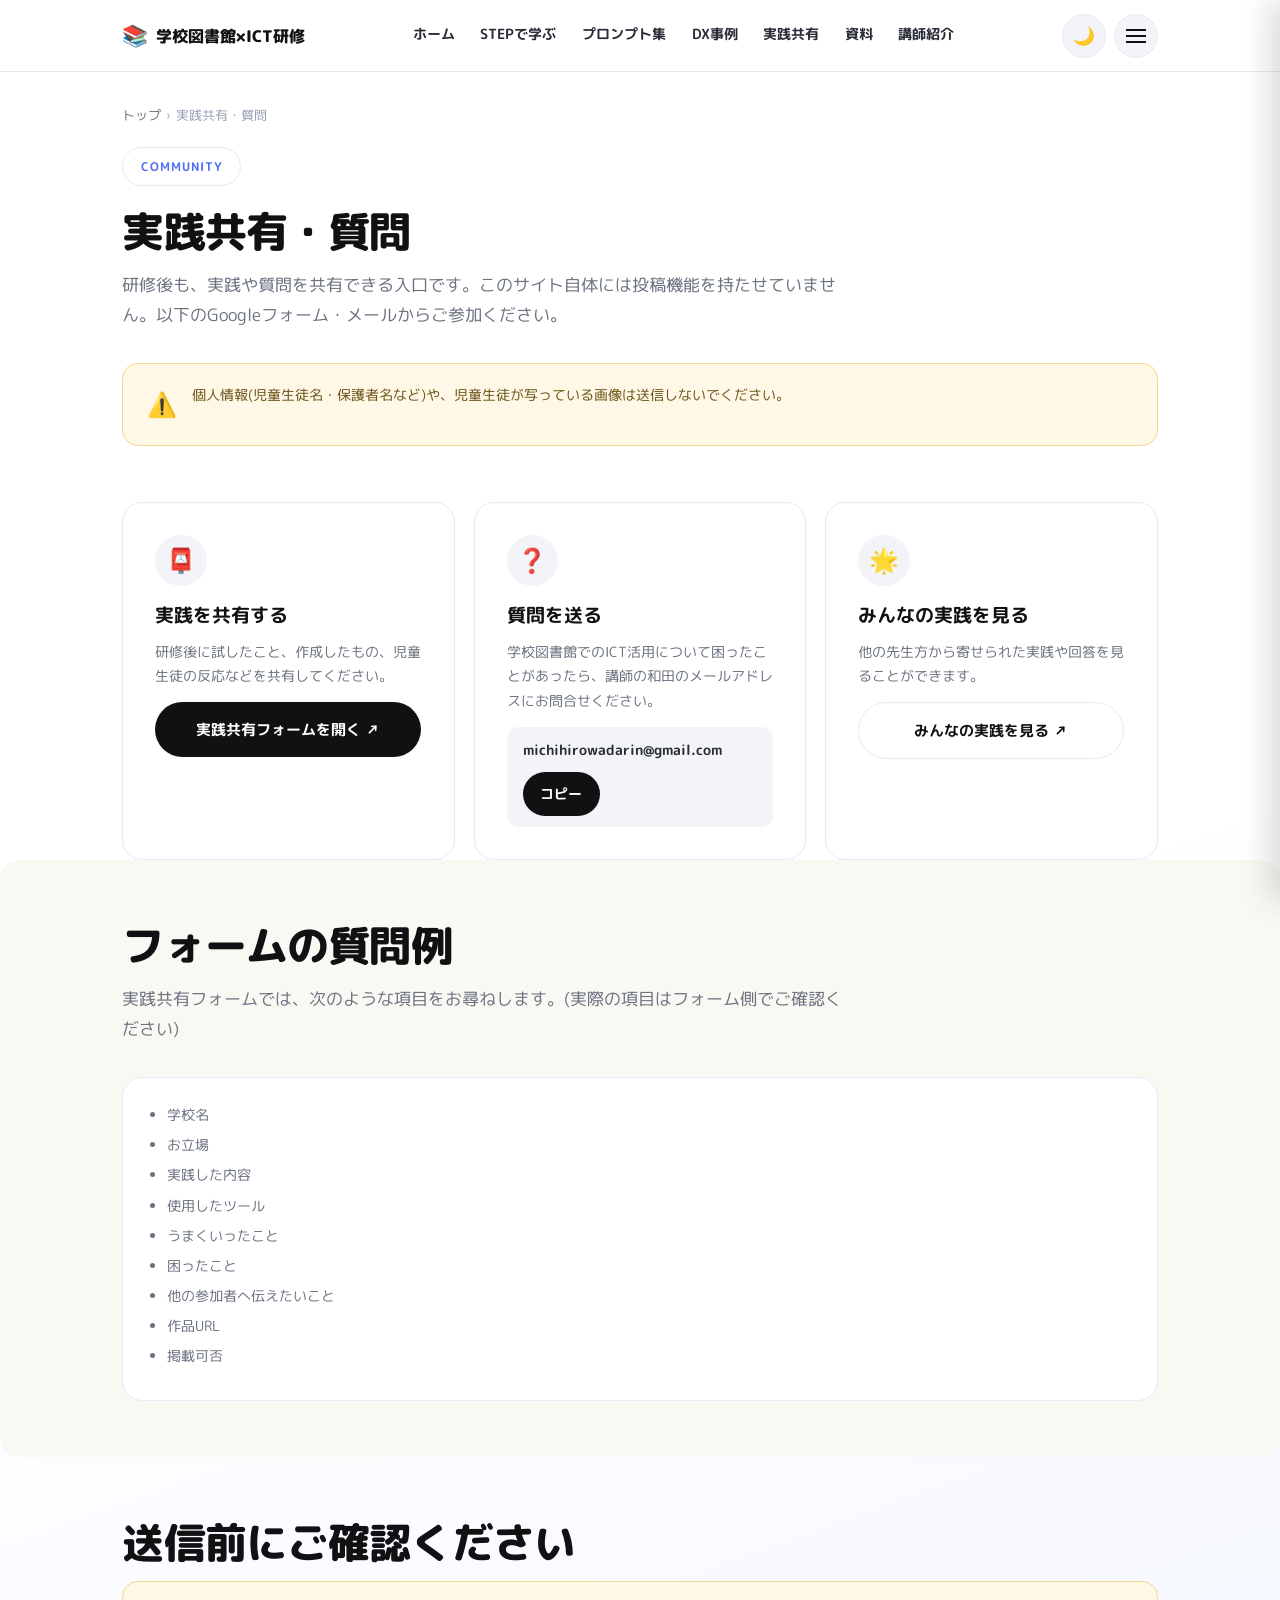
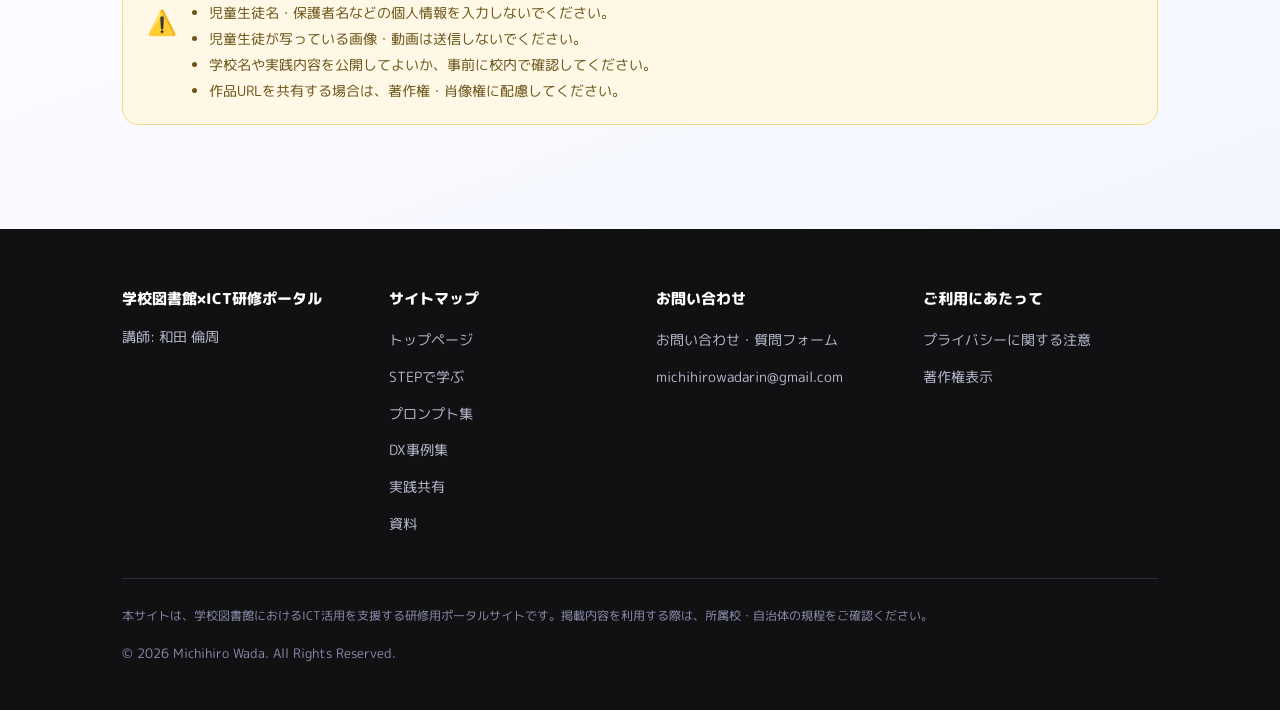
<file: community/share.html>
<!DOCTYPE html>
<html lang="ja">
<head>
<meta charset="UTF-8">
<meta name="viewport" content="width=device-width, initial-scale=1.0">
<title>実践共有・質問 | 学校図書館×ICT研修ポータル</title>
<meta name="description" content="研修後の実践報告、学校図書館でのICT活用に関する質問、他校の実践閲覧への入口をまとめたページです。">
<link rel="canonical" href="【ここにこのページの公開URLを入力】">
<link rel="preconnect" href="https://fonts.googleapis.com">
<link rel="preconnect" href="https://fonts.gstatic.com" crossorigin>
<link href="https://fonts.googleapis.com/css2?family=M+PLUS+Rounded+1c:wght@400;500;700;800&display=swap" rel="stylesheet">
<link rel="stylesheet" href="../assets/css/style.css">
</head>
<body>
<a href="#main" class="sr-only">本文へスキップ</a>

<header class="site-header">
  <div class="container">
    <a href="../index.html" class="site-logo"><span class="logo-icon" aria-hidden="true">📚</span>学校図書館×ICT研修</a>
    <nav class="nav-desktop" aria-label="メインメニュー">
      <a href="../index.html">ホーム</a>
      <a href="../index.html#steps">STEPで学ぶ</a>
      <a href="../prompts/prompt-library.html">プロンプト集</a>
      <a href="../cases/dx-cases.html">DX事例</a>
      <a href="share.html">実践共有</a>
      <a href="../resources/resources.html">資料</a>
      <a href="../index.html#instructor">講師紹介</a>
    </nav>
    <div class="flex items-center gap-sm">
      <button class="theme-toggle" data-theme-toggle aria-label="ダークモードに切り替え">🌙</button>
      <button id="menuBtn" class="menu-btn" aria-label="メニューを開く" aria-expanded="false" aria-controls="drawer">
        <span></span><span></span><span></span>
      </button>
    </div>
  </div>
</header>

<nav id="drawer" class="drawer" aria-label="サイト内メニュー">
  <button id="drawerClose" class="drawer-close" aria-label="メニューを閉じる">&times;</button>
  <ul><li><a href="../index.html">ホーム</a></li><li><a href="../index.html#purpose">目的から探す</a></li></ul>
  <h3>STEPで学ぶ</h3>
  <ul>
    <li><a href="../index.html#steps">STEP一覧を見る</a></li>
    <li><a href="../courses/step0-slido.html">STEP0: みんなの実践を集めよう</a></li>
    <li><a href="../courses/step1-chatgpt.html">STEP1: AIでアイデアを生み出そう</a></li>
    <li><a href="../courses/step2-gemini-notebook.html">STEP2: 分かりやすく伝えよう</a></li>
    <li><a href="../courses/step3-canva-website.html">STEP3: 発信しよう</a></li>
    <li><a href="../courses/step4-gas-dx.html">STEP4: 図書館日誌Webアプリを作ろう</a></li>
  </ul>
  <h3>研修後も使う</h3>
  <ul>
    <li><a href="../prompts/prompt-library.html">プロンプト集</a></li>
    <li><a href="../cases/dx-cases.html">DX事例集</a></li>
    <li><a href="share.html" data-nav-link>実践共有・質問</a></li>
    <li><a href="../resources/resources.html">資料・リンク集</a></li>
  </ul>
  <h3>講師について</h3>
  <ul><li><a href="../index.html#instructor">講師紹介</a></li><li><a href="../index.html#books">著作紹介</a></li></ul>
  <ul style="border-top:1px solid var(--color-border); padding-top:1rem; margin-top:1rem;">
    <li><a href="../index.html#faq">よくある質問</a></li>
    <li><a href="../index.html#privacy">個人情報の取扱い</a></li>
  </ul>
</nav>
<div id="overlay" class="overlay"></div>

<main id="main">
  <section class="course-hero">
    <div class="container">
      <p class="breadcrumb"><a href="../index.html">トップ</a><span>›</span><span>実践共有・質問</span></p>
      <p class="eyebrow">Community</p>
      <h1 class="h-section">実践共有・質問</h1>
      <p class="lead">研修後も、実践や質問を共有できる入口です。このサイト自体には投稿機能を持たせていません。以下のGoogleフォーム・メールからご参加ください。</p>
      <div class="caution-card">
        <span class="material-icon" aria-hidden="true">⚠️</span>
        <p class="mb-0">個人情報(児童生徒名・保護者名など)や、児童生徒が写っている画像は送信しないでください。</p>
      </div>
    </div>
  </section>

  <section class="section-tight">
    <div class="container">
      <div class="grid grid-3">
        <div class="card share-card">
          <div class="avatar-icon">📮</div>
          <h3>実践を共有する</h3>
          <p class="text-sm text-sub">研修後に試したこと、作成したもの、児童生徒の反応などを共有してください。</p>
          <a href="https://docs.google.com/forms/d/e/1FAIpQLSerLhg7ISO8DnTEjXMVuxrLlSdsjyKGPVDSsF2o6OlMl2jWzg/viewform?usp=publish-editor" class="btn btn-primary btn-block" target="_blank" rel="noopener">実践共有フォームを開く ↗</a>
        </div>
        <div class="card share-card">
          <div class="avatar-icon">❓</div>
          <h3>質問を送る</h3>
          <p class="text-sm text-sub">学校図書館でのICT活用について困ったことがあったら、講師の和田のメールアドレスにお問合せください。</p>
          <div style="display:flex; align-items:center; justify-content:space-between; gap:.6rem; flex-wrap:wrap; background:var(--color-bg-soft); border-radius:var(--radius-sm); padding:.7rem 1rem; margin-top:.4rem;">
            <span id="q-email" class="text-sm" style="font-weight:700; word-break:break-all;">michihirowadarin@gmail.com</span>
            <button class="copy-btn" data-copy-target="#q-email"><span class="copy-label">コピー</span></button>
          </div>
        </div>
        <div class="card share-card">
          <div class="avatar-icon">🌟</div>
          <h3>みんなの実践を見る</h3>
          <p class="text-sm text-sub">他の先生方から寄せられた実践や回答を見ることができます。</p>
          <a href="https://docs.google.com/spreadsheets/d/1U2u9HZqLvPhqLQI951NpwWpjglHCPwX1STijyg9rUk0/edit?usp=sharing" class="btn btn-outline btn-block" target="_blank" rel="noopener">みんなの実践を見る ↗</a>
        </div>
      </div>
    </div>
  </section>

  <section class="section bg-ivory rounded-section">
    <div class="container">
      <h2 class="h-section">フォームの質問例</h2>
      <p class="lead">実践共有フォームでは、次のような項目をお尋ねします。(実際の項目はフォーム側でご確認ください)</p>
      <div class="card">
        <ul class="form-q-list">
          <li>学校名</li>
          <li>お立場</li>
          <li>実践した内容</li>
          <li>使用したツール</li>
          <li>うまくいったこと</li>
          <li>困ったこと</li>
          <li>他の参加者へ伝えたいこと</li>
          <li>作品URL</li>
          <li>掲載可否</li>
        </ul>
      </div>
    </div>
  </section>

  <section class="section">
    <div class="container">
      <h2 class="h-section">送信前にご確認ください</h2>
      <div class="caution-card">
        <span class="material-icon" aria-hidden="true">⚠️</span>
        <ul>
          <li>児童生徒名・保護者名などの個人情報を入力しないでください。</li>
          <li>児童生徒が写っている画像・動画は送信しないでください。</li>
          <li>学校名や実践内容を公開してよいか、事前に校内で確認してください。</li>
          <li>作品URLを共有する場合は、著作権・肖像権に配慮してください。</li>
        </ul>
      </div>
    </div>
  </section>
</main>

<footer class="site-footer">
  <div class="container">
    <div class="footer-grid">
      <div><p class="footer-title">学校図書館×ICT研修ポータル</p><p class="text-sm" style="color:#b6b9cc;">講師: 和田 倫周</p></div>
      <div><p class="footer-title">サイトマップ</p><ul>
        <li><a href="../index.html">トップページ</a></li>
        <li><a href="../index.html#steps">STEPで学ぶ</a></li>
        <li><a href="../prompts/prompt-library.html">プロンプト集</a></li>
        <li><a href="../cases/dx-cases.html">DX事例集</a></li>
        <li><a href="share.html">実践共有</a></li>
        <li><a href="../resources/resources.html">資料</a></li>
      </ul></div>
      <div><p class="footer-title">お問い合わせ</p><ul>
        <li><a href="share.html">お問い合わせ・質問フォーム</a></li>
        <li><a href="mailto:michihirowadarin@gmail.com">michihirowadarin@gmail.com</a></li>
      </ul></div>
      <div><p class="footer-title">ご利用にあたって</p><ul>
        <li><a href="../index.html#privacy">プライバシーに関する注意</a></li>
        <li><a href="../index.html#copyright">著作権表示</a></li>
      </ul></div>
    </div>
    <div class="footer-note">
      <p>本サイトは、学校図書館におけるICT活用を支援する研修用ポータルサイトです。掲載内容を利用する際は、所属校・自治体の規程をご確認ください。</p>
      <p class="footer-copyright">&copy; 2026 Michihiro Wada. All Rights Reserved.</p>
    </div>
  </div>
</footer>

<button id="backToTop" class="back-to-top" aria-label="ページ上部へ戻る">↑</button>
<div id="toast" class="toast" role="status" aria-live="polite"></div>
<script src="../assets/js/main.js"></script>
</body>
</html>
</file>
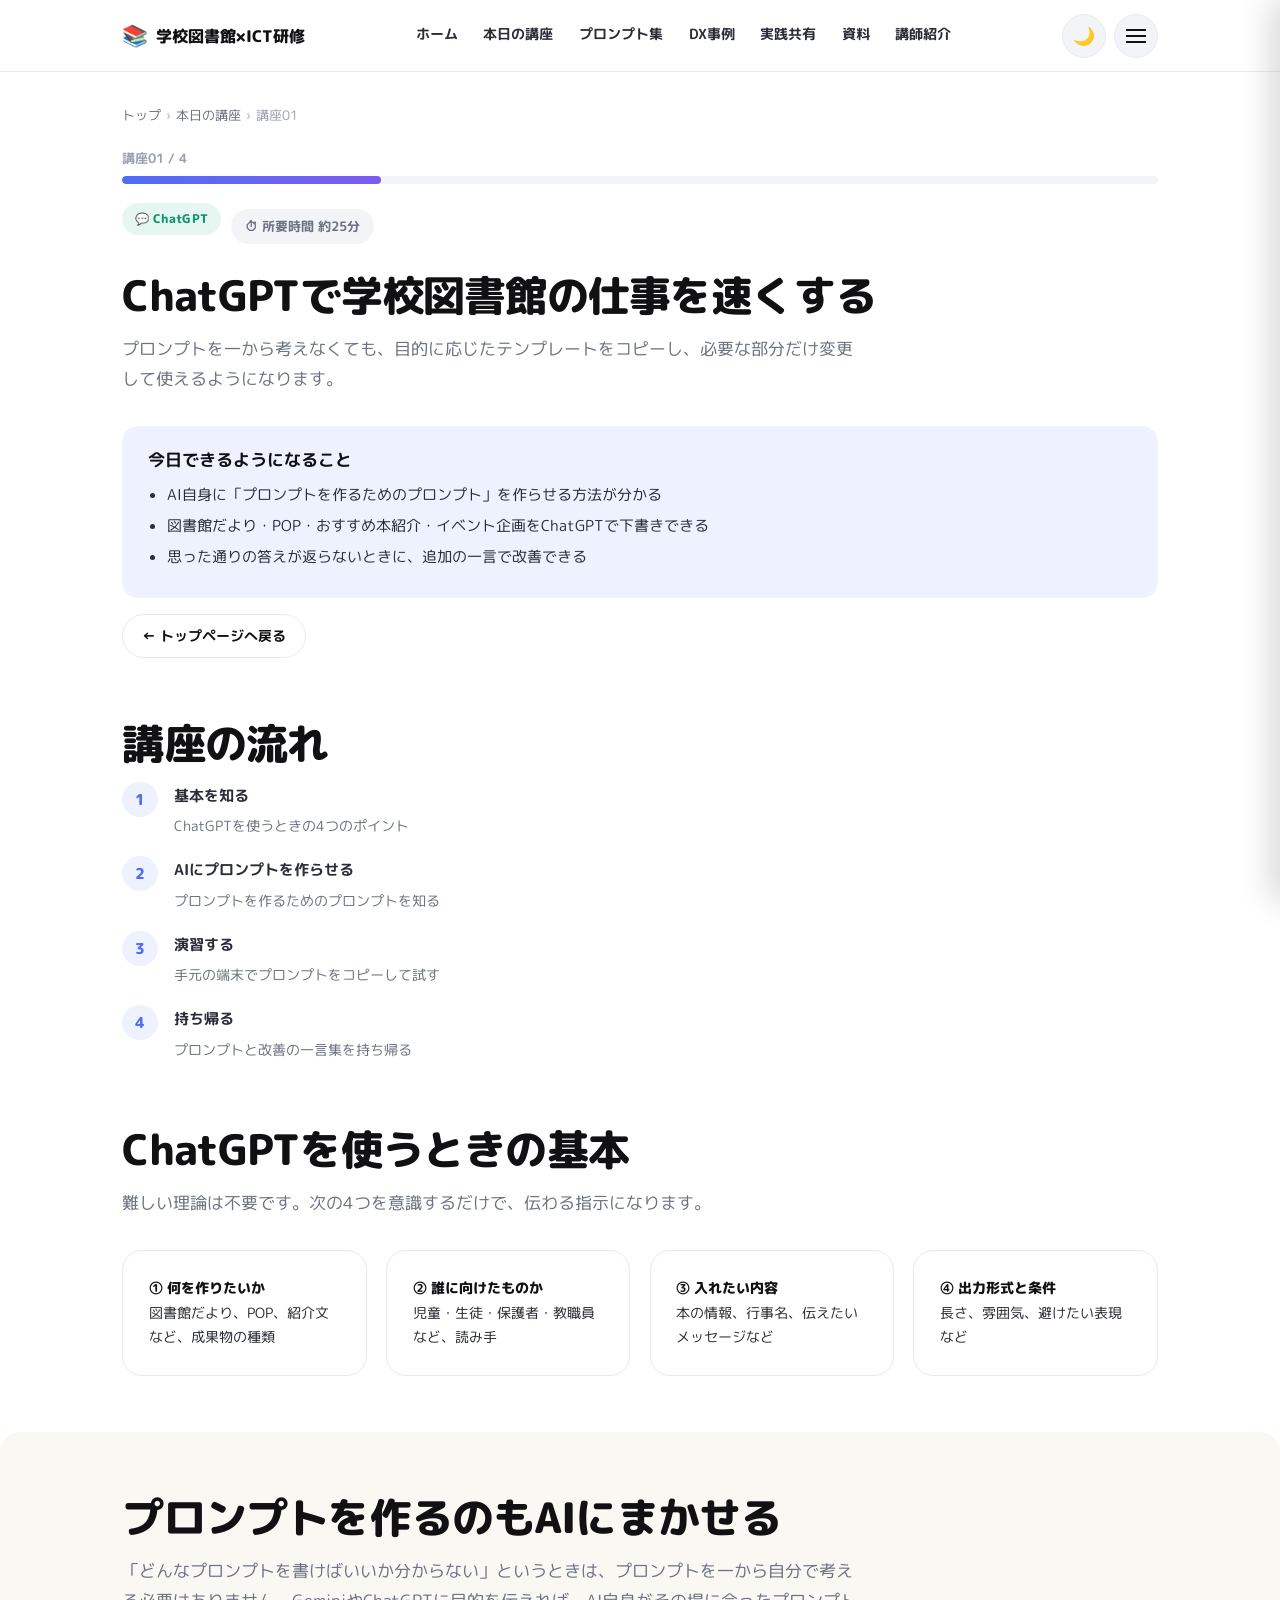
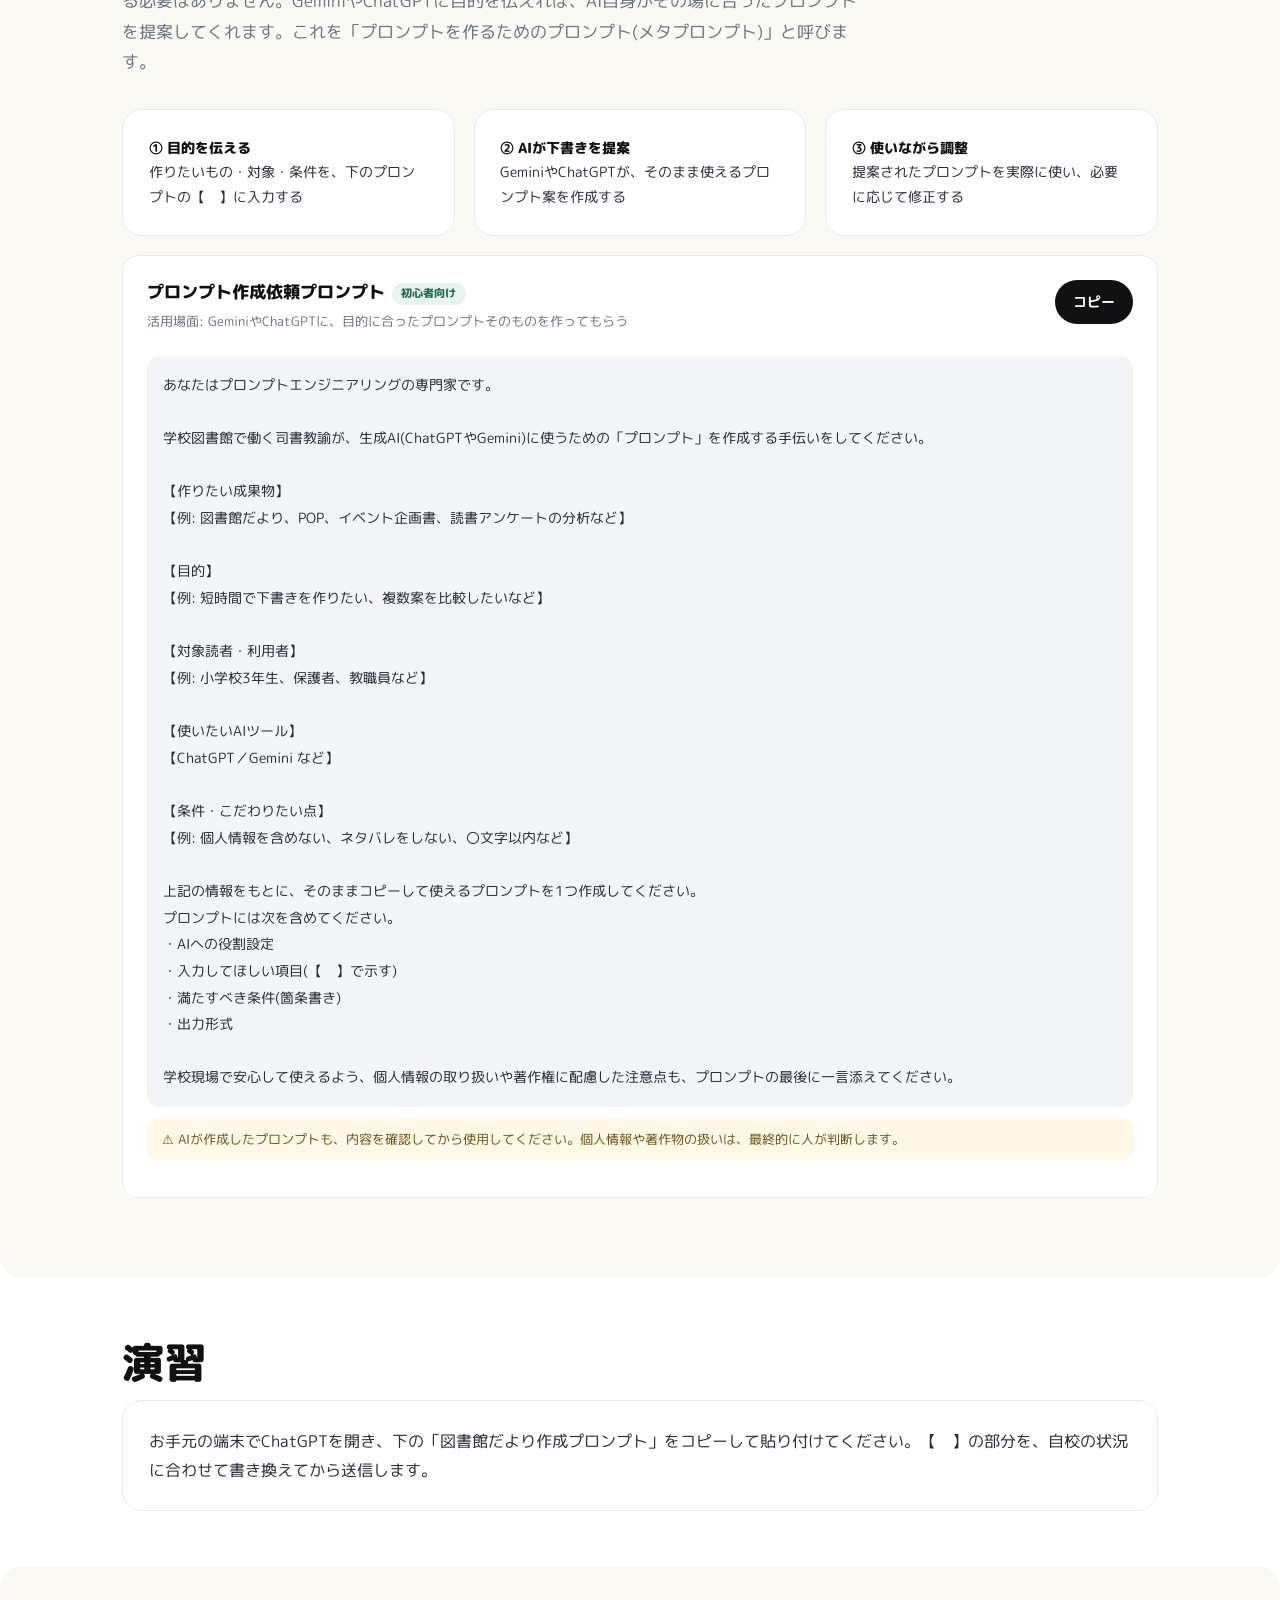
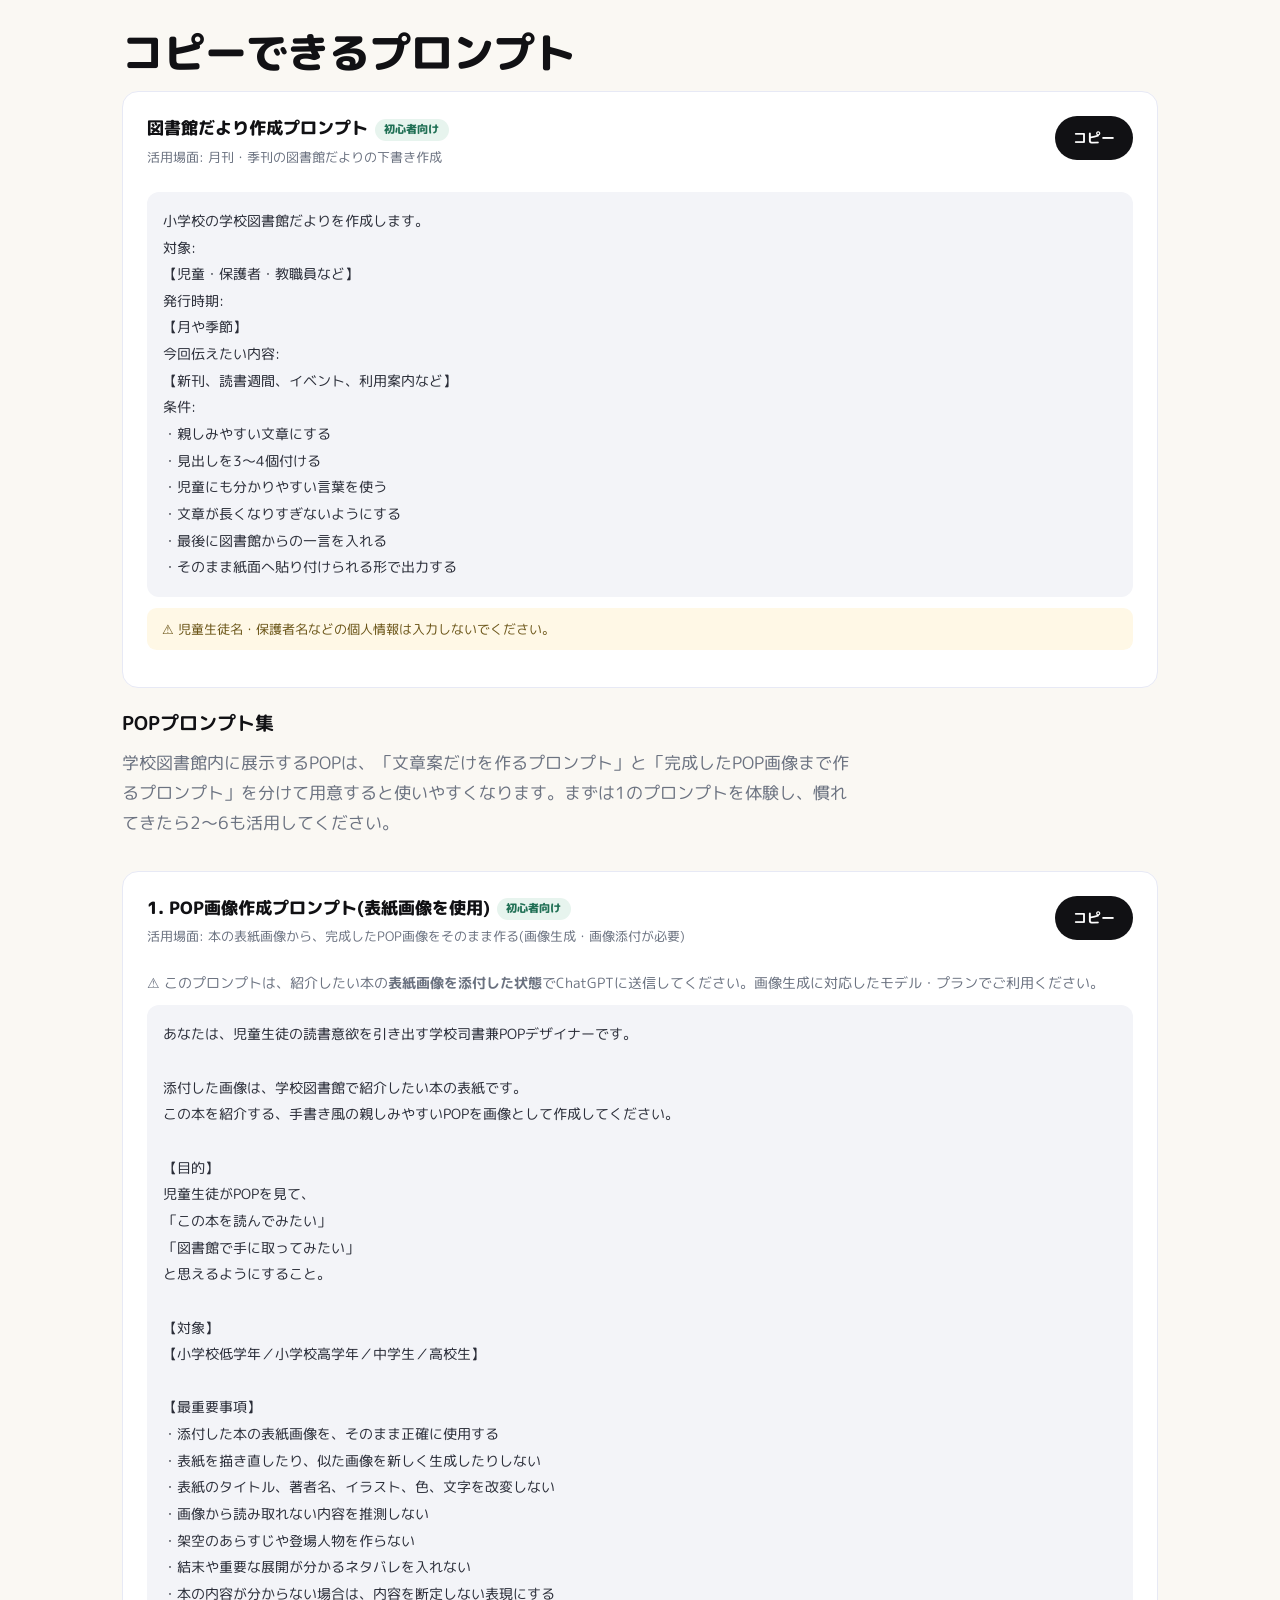
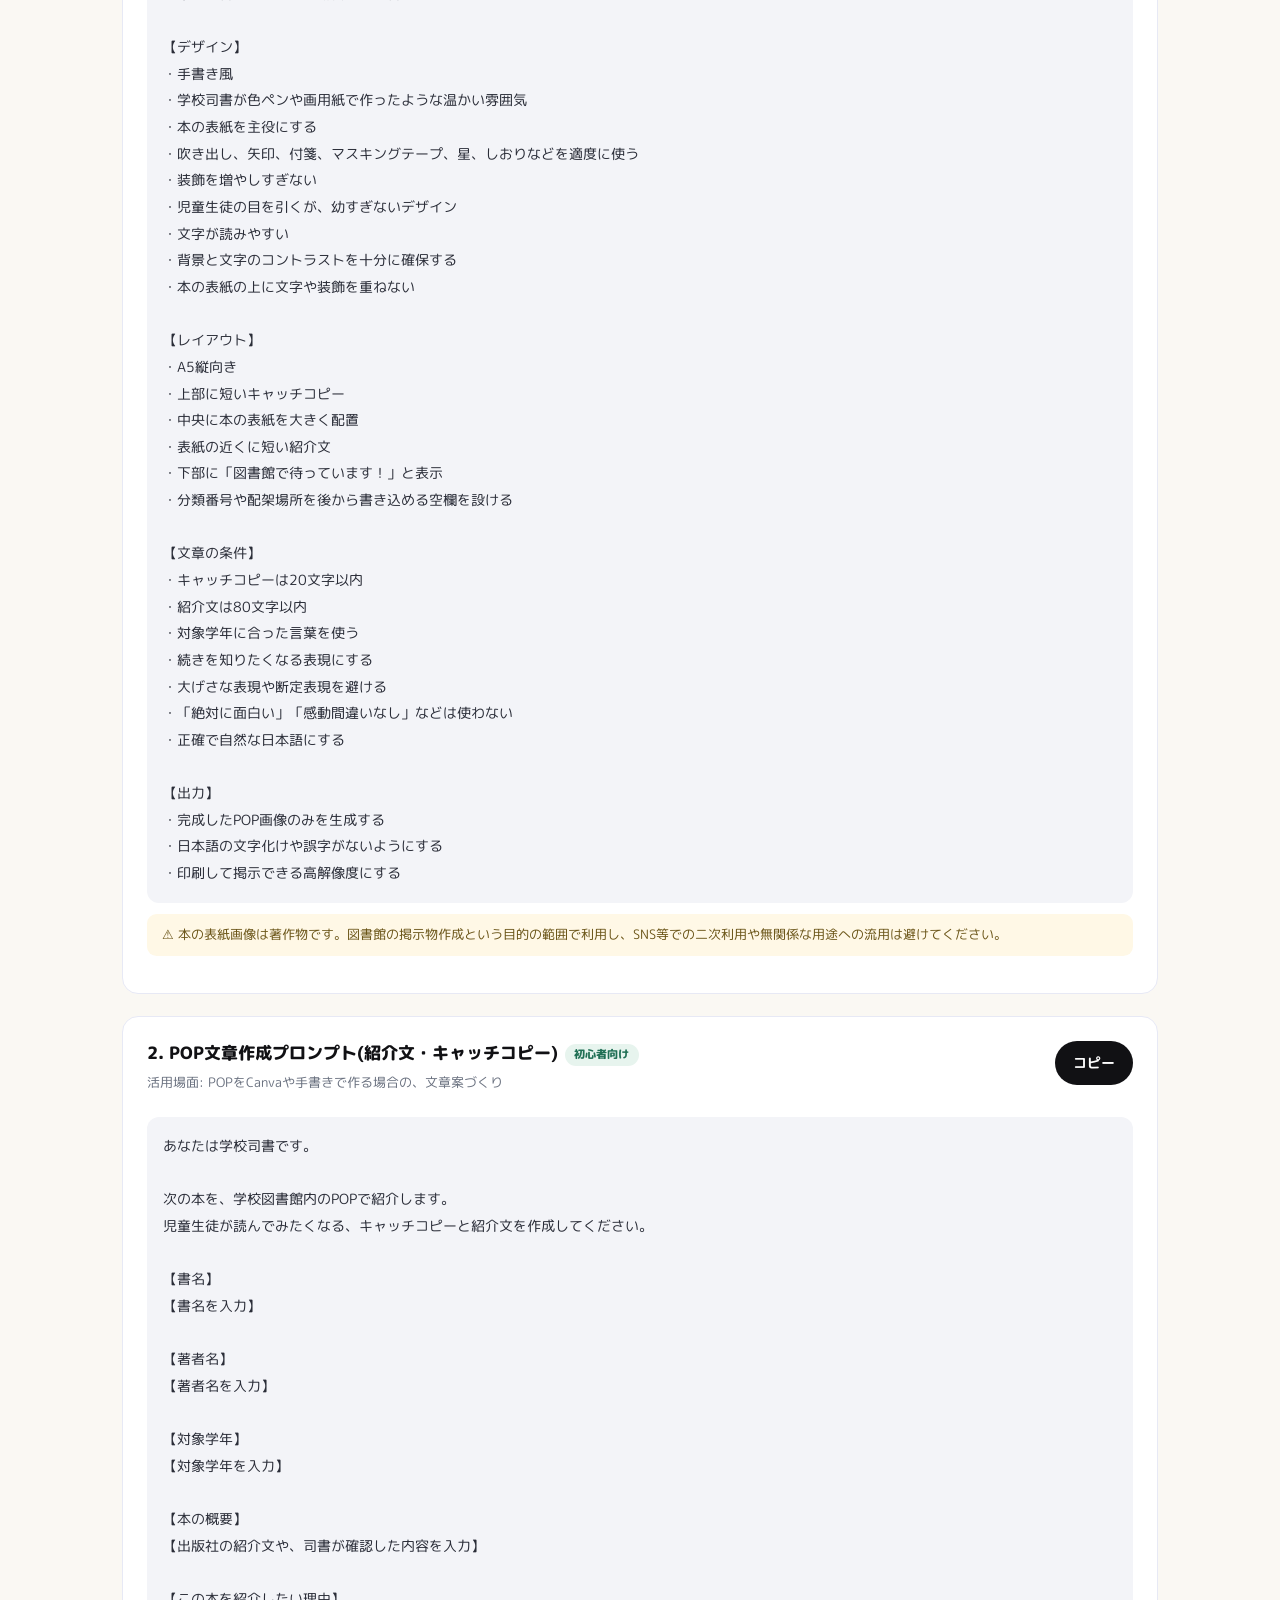
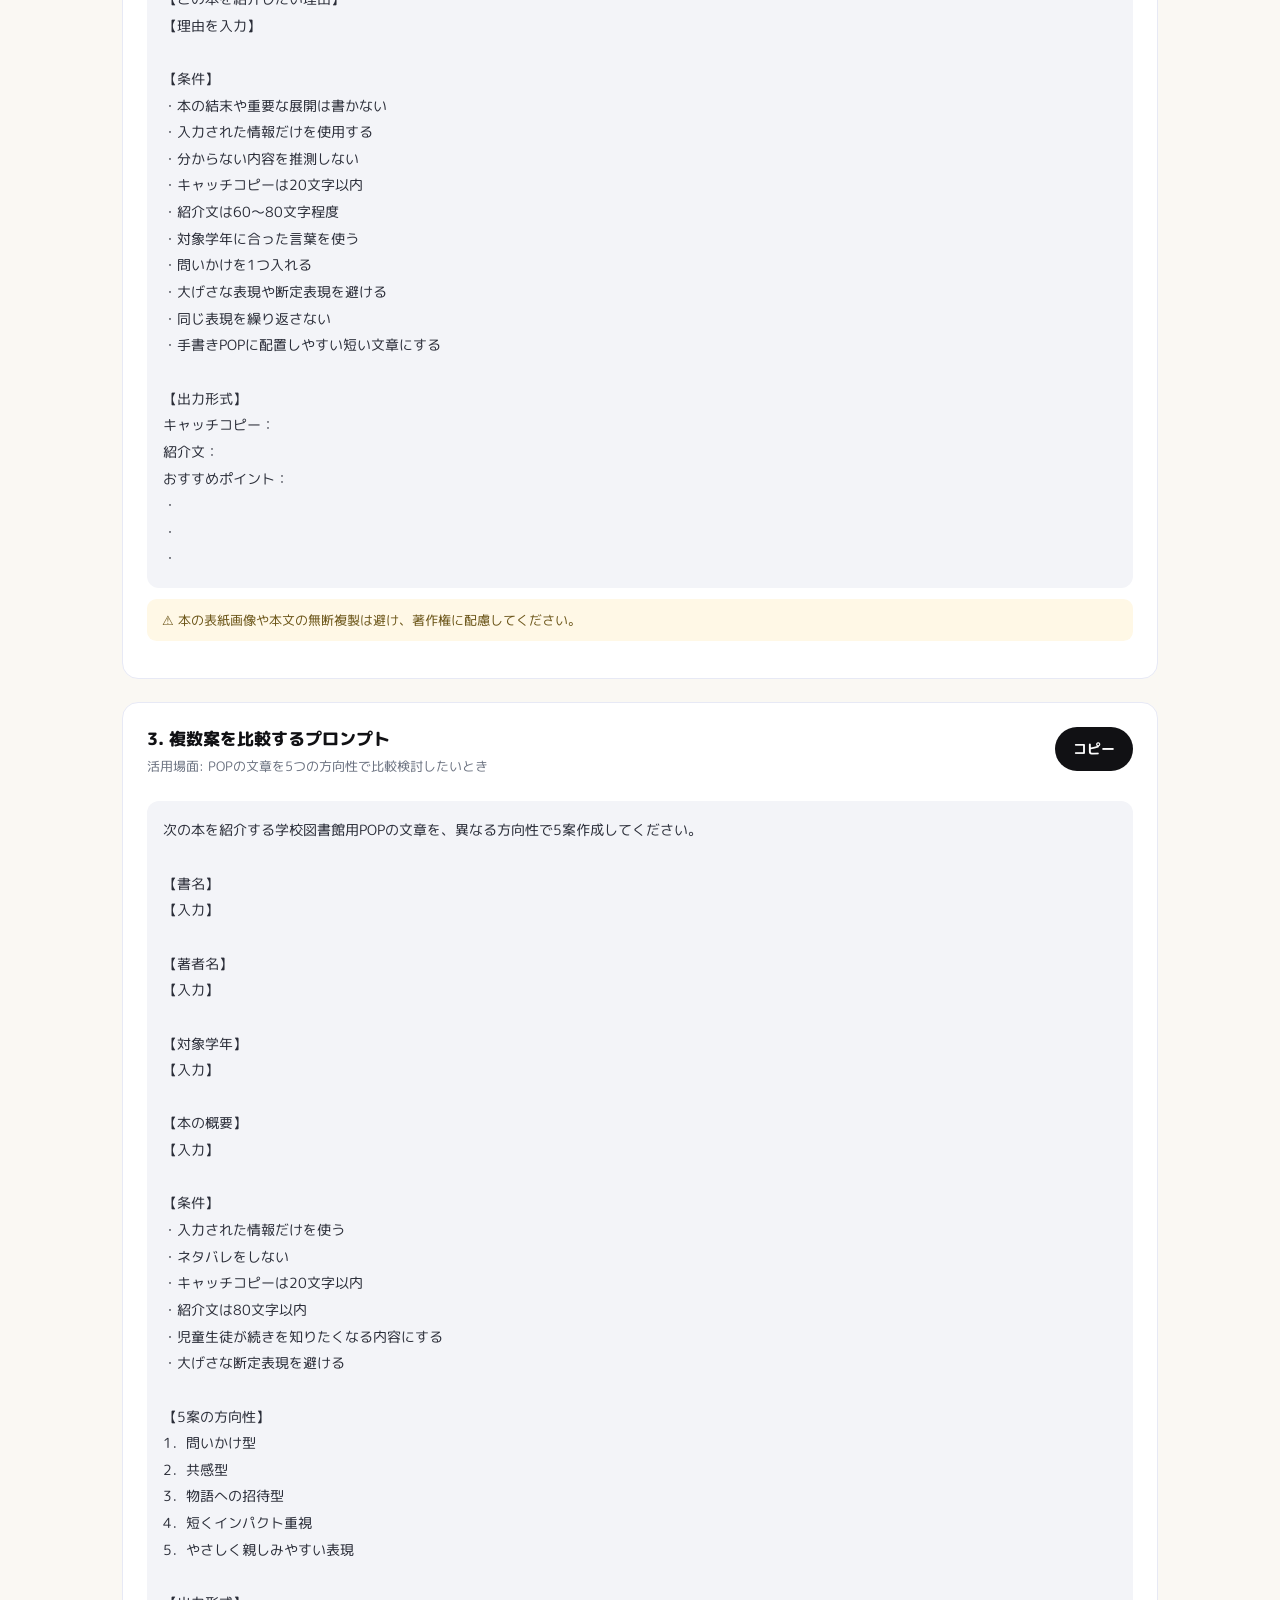
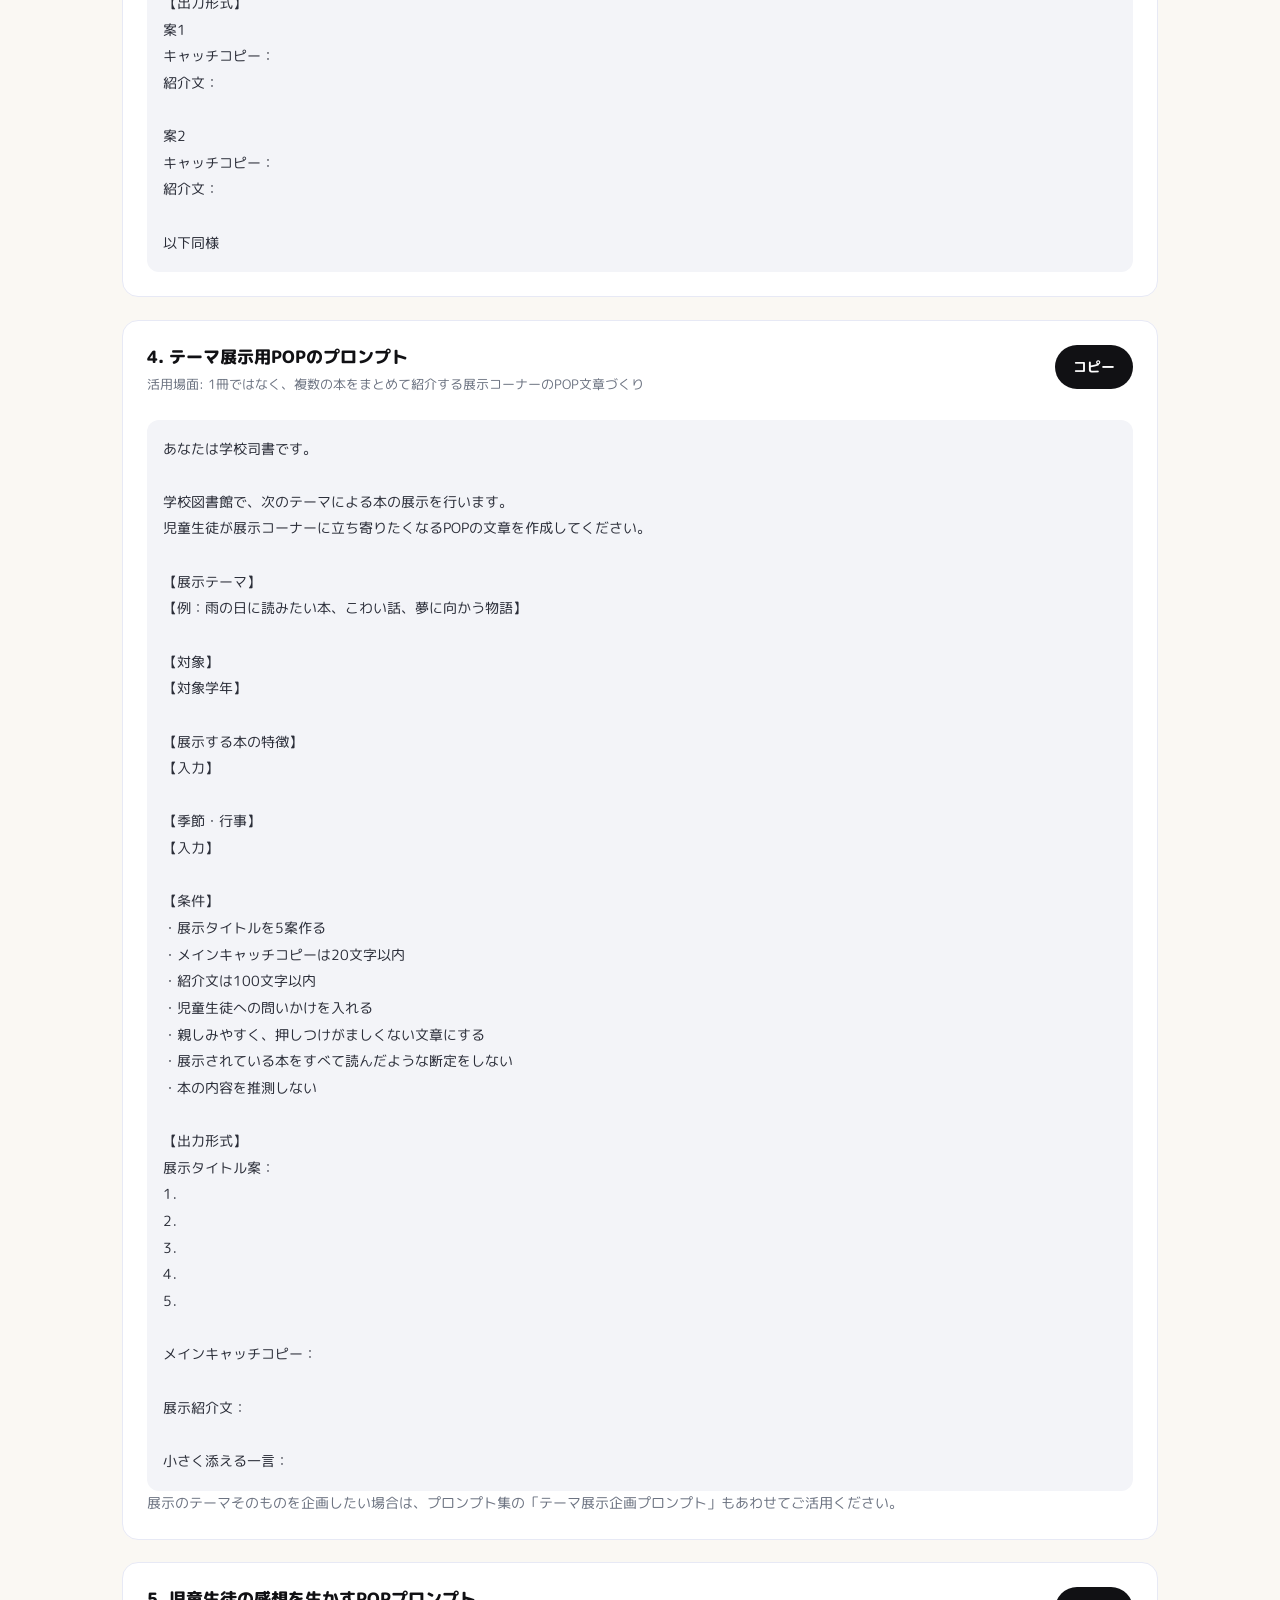
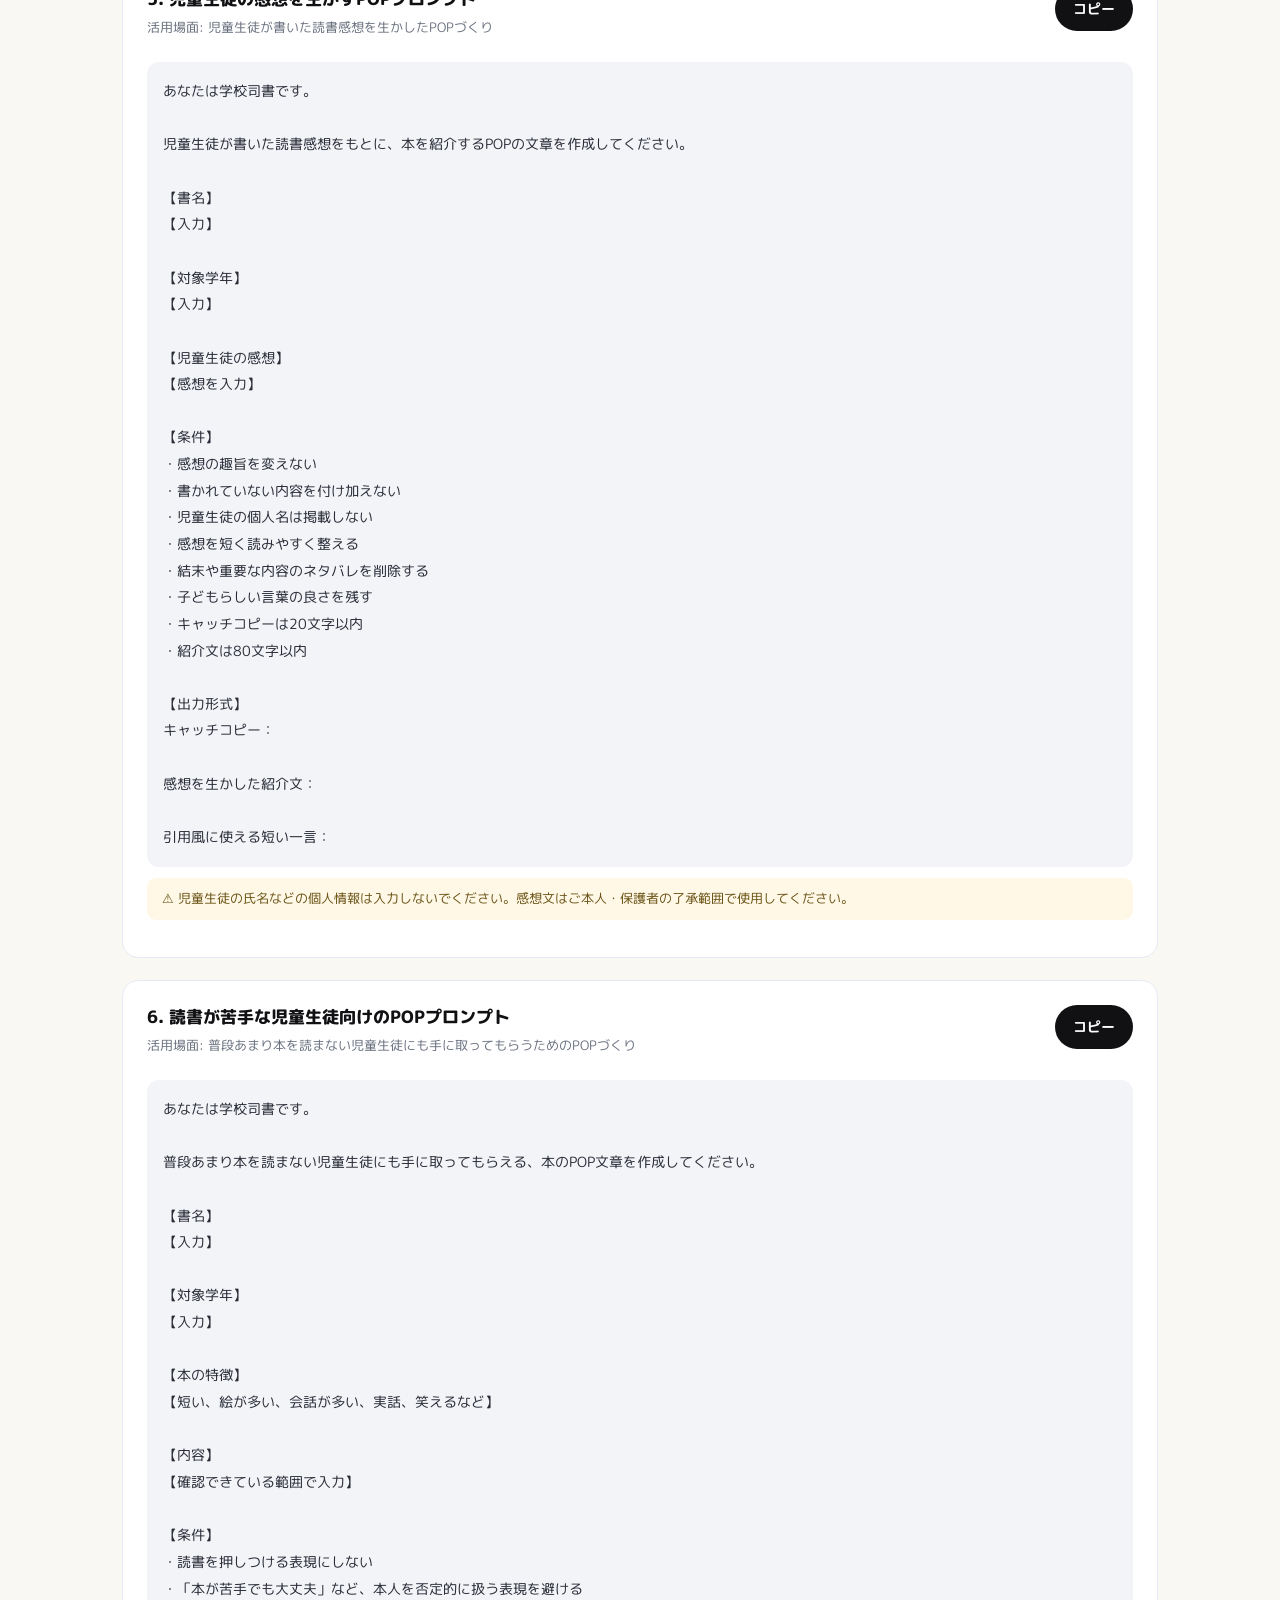
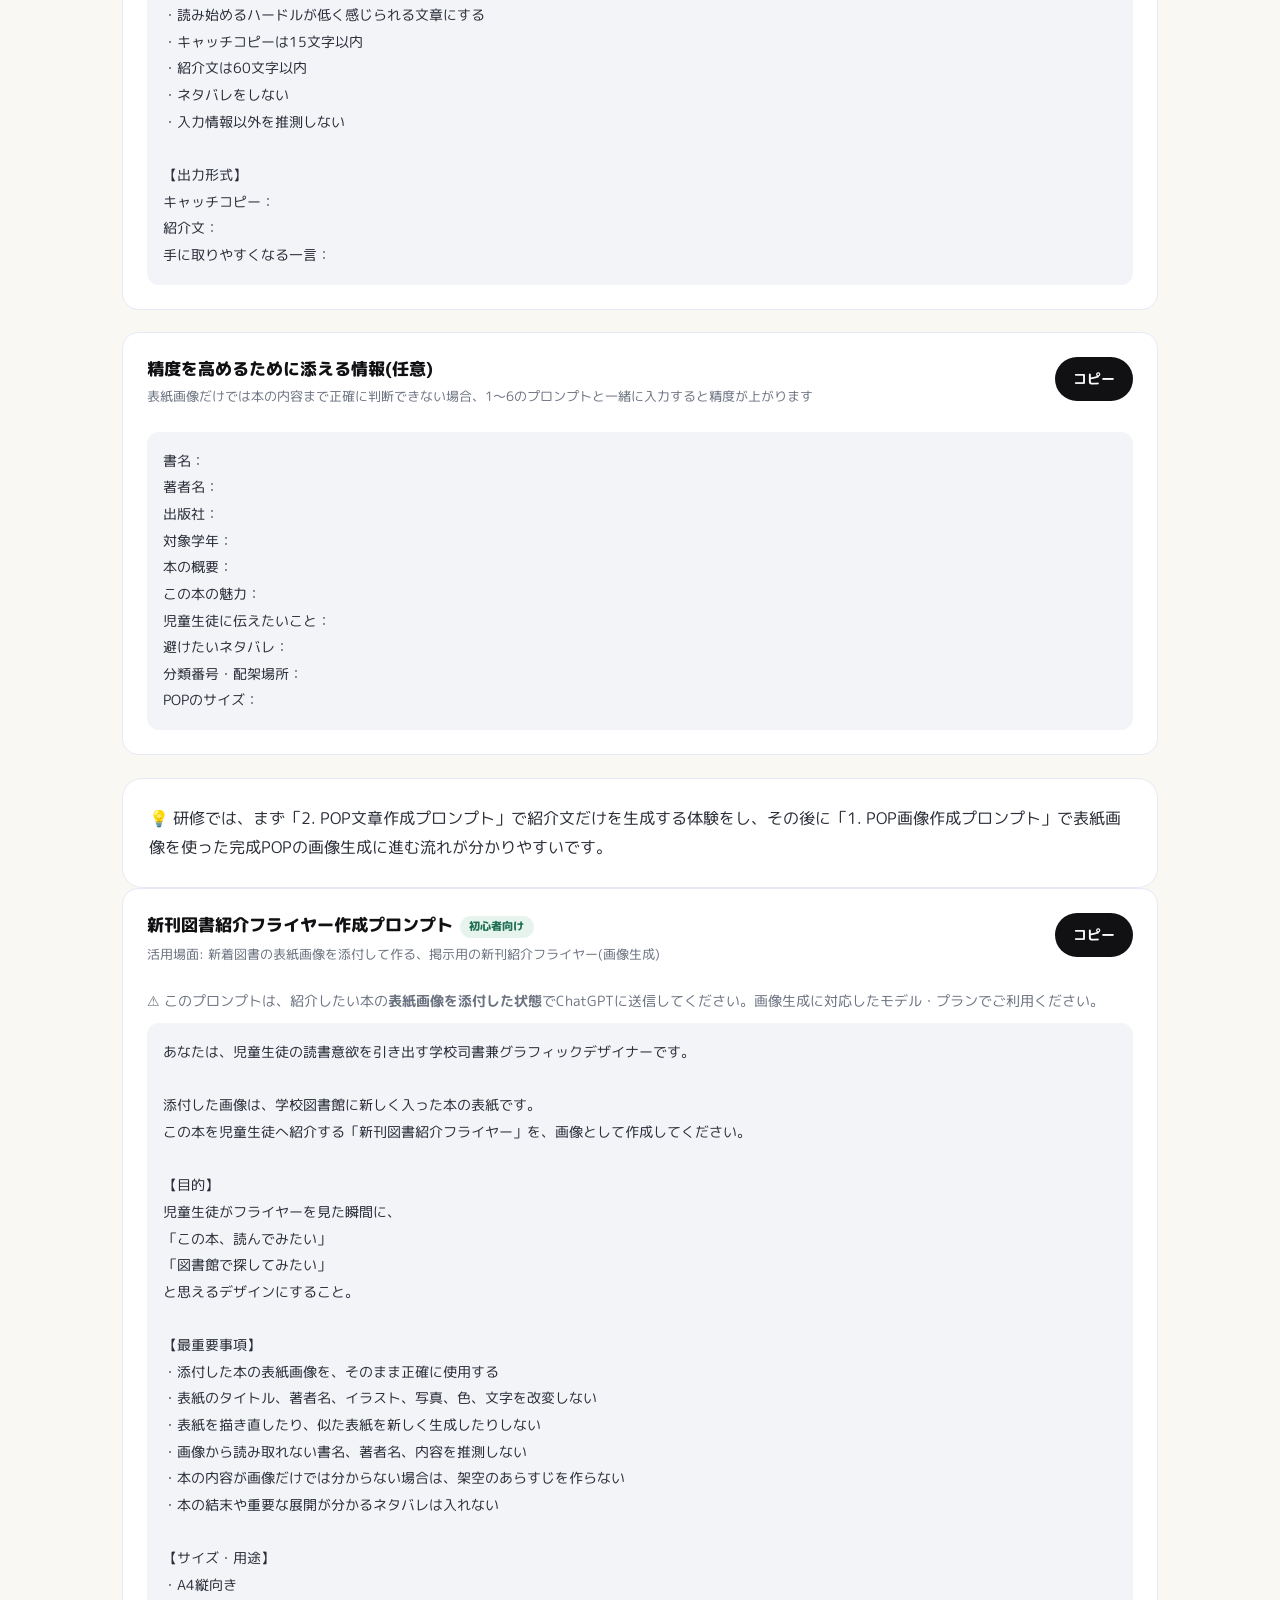
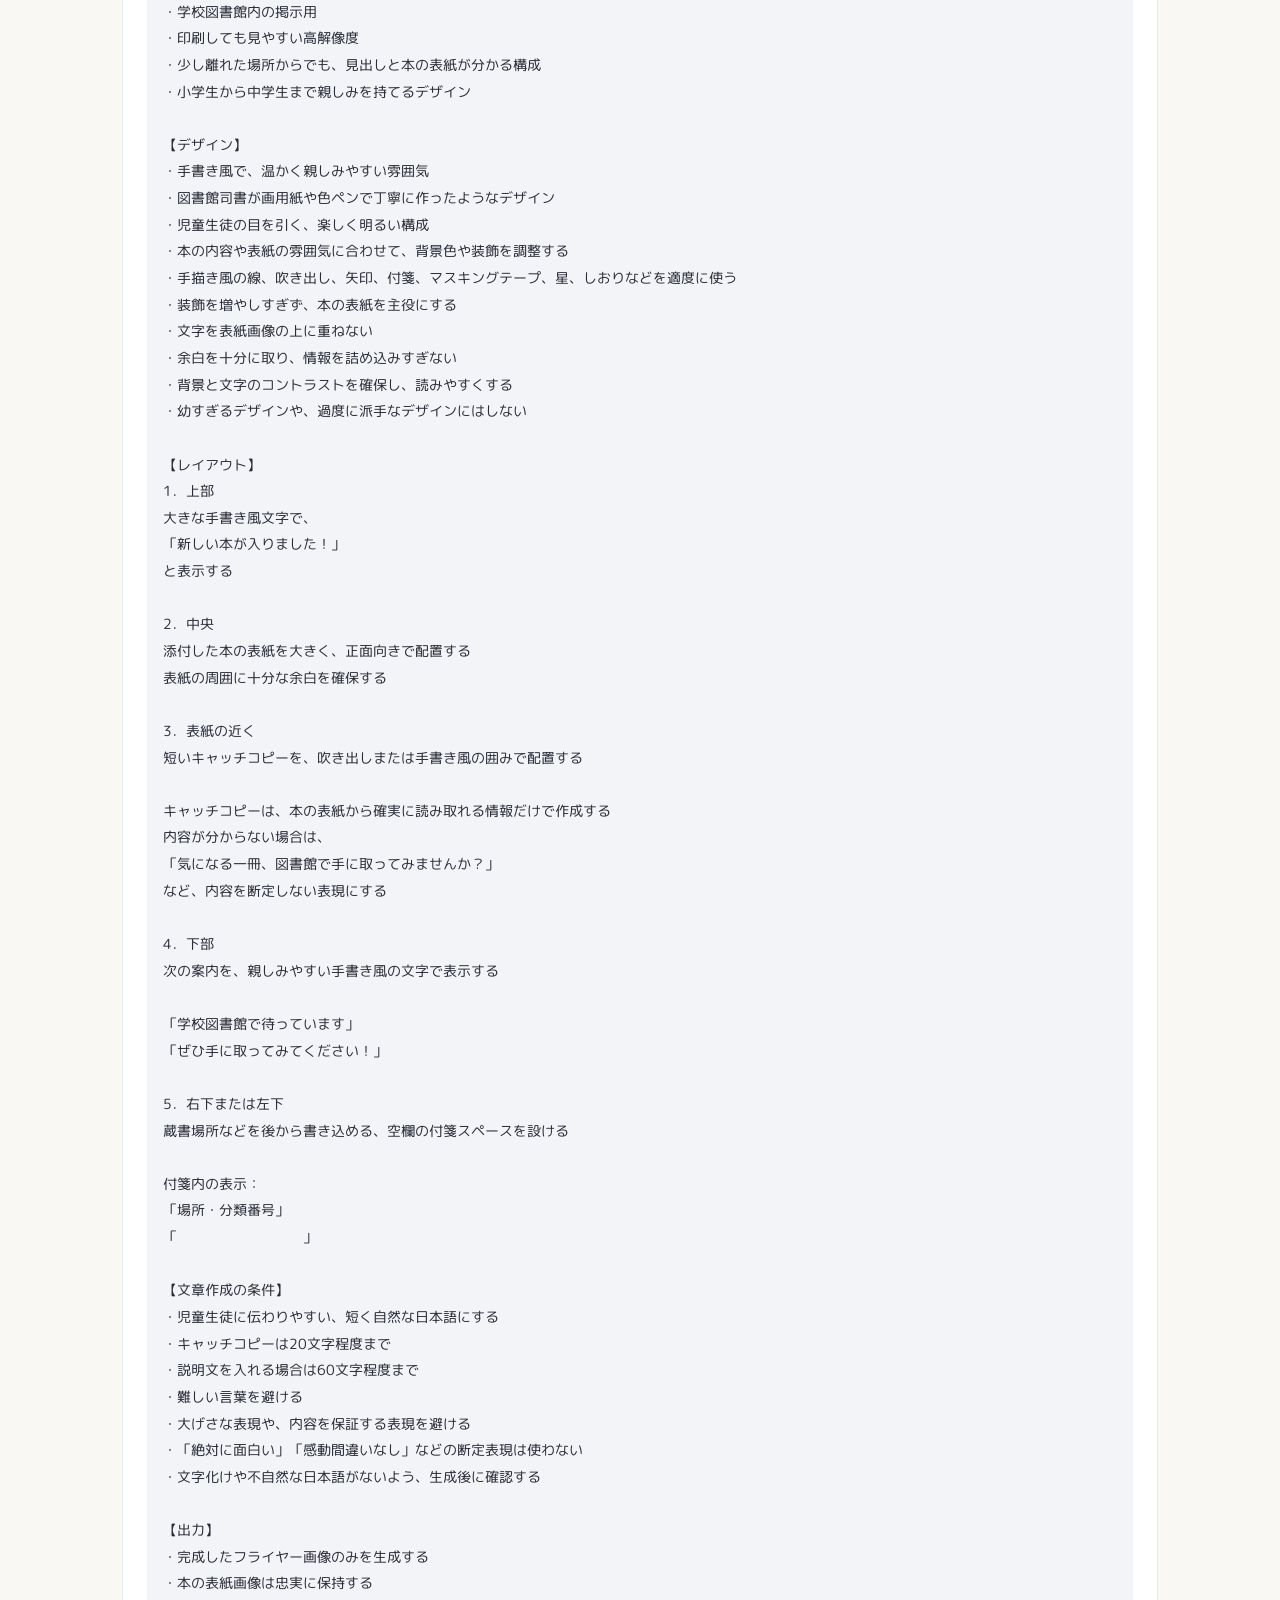
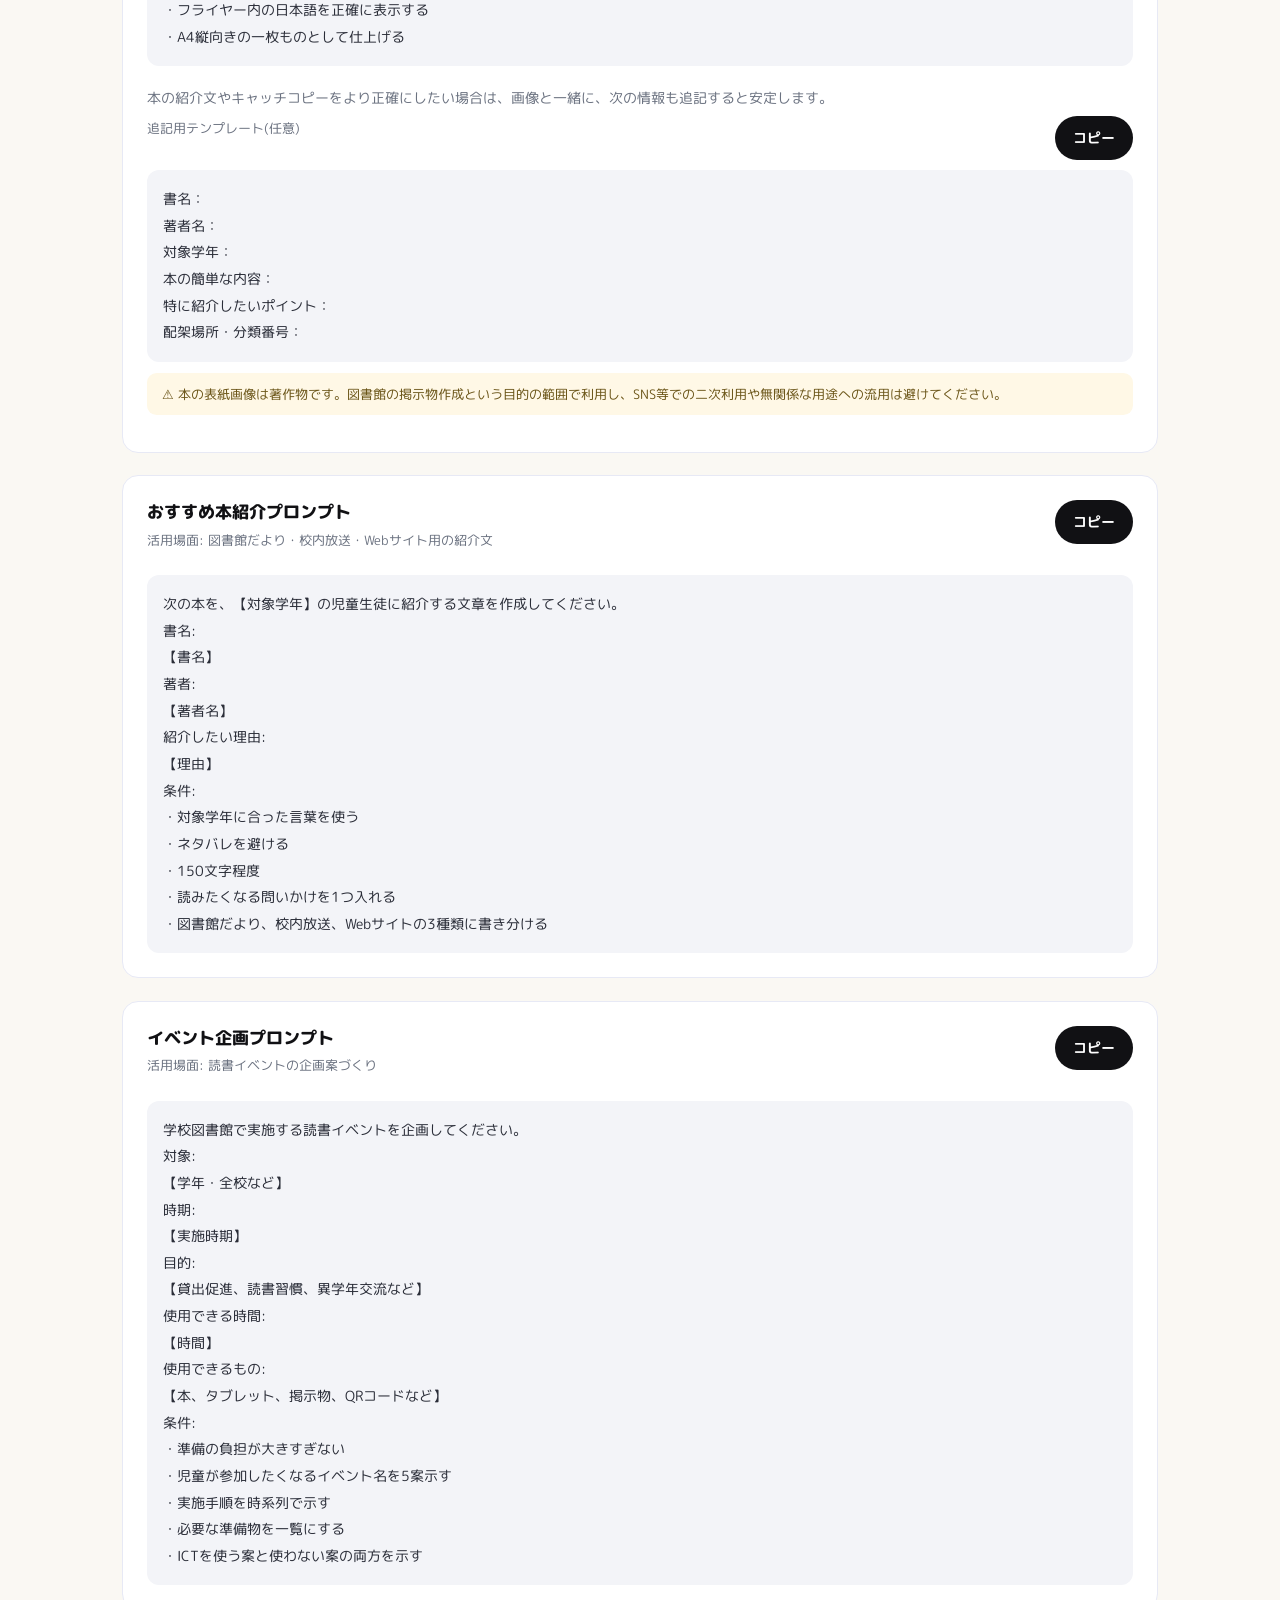
<file: courses/course01-chatgpt.html>
<!DOCTYPE html>
<html lang="ja">
<head>
<meta charset="UTF-8">
<meta name="viewport" content="width=device-width, initial-scale=1.0">
<title>講座01: ChatGPTで学校図書館の仕事を速くする | 学校図書館×ICT研修ポータル</title>
<meta name="description" content="ChatGPTのプロンプトをコピーして、図書館だより・POP・おすすめ本紹介・イベント企画・クイズ・オリエンテーション資料を短時間で作る方法を紹介します。">
<link rel="canonical" href="【ここにこのページの公開URLを入力】">
<link rel="preconnect" href="https://fonts.googleapis.com">
<link rel="preconnect" href="https://fonts.gstatic.com" crossorigin>
<link href="https://fonts.googleapis.com/css2?family=M+PLUS+Rounded+1c:wght@400;500;700;800&display=swap" rel="stylesheet">
<link rel="stylesheet" href="../assets/css/style.css">
</head>
<body>
<a href="#main" class="sr-only">本文へスキップ</a>

<!-- ===== スプラッシュ演出(ページを開くたびに表示) ===== -->
<div id="splash" class="splash-overlay" data-repeat="true">
  <p class="splash-text">学校図書館×ICT<span class="splash-sub">本と人をつなぐ時間を、ICTでもっと豊かに。</span></p>
</div>

<header class="site-header">
  <div class="container">
    <a href="../index.html" class="site-logo"><span class="logo-icon" aria-hidden="true">📚</span>学校図書館×ICT研修</a>
    <nav class="nav-desktop" aria-label="メインメニュー">
      <a href="../index.html">ホーム</a>
      <a href="../index.html#courses">本日の講座</a>
      <a href="../prompts/prompt-library.html">プロンプト集</a>
      <a href="../cases/dx-cases.html">DX事例</a>
      <a href="../community/share.html">実践共有</a>
      <a href="../resources/resources.html">資料</a>
      <a href="../index.html#instructor">講師紹介</a>
    </nav>
    <div class="flex items-center gap-sm">
      <button class="theme-toggle" data-theme-toggle aria-label="ダークモードに切り替え">🌙</button>
      <button id="menuBtn" class="menu-btn" aria-label="メニューを開く" aria-expanded="false" aria-controls="drawer">
        <span></span><span></span><span></span>
      </button>
    </div>
  </div>
</header>

<nav id="drawer" class="drawer" aria-label="サイト内メニュー">
  <button id="drawerClose" class="drawer-close" aria-label="メニューを閉じる">&times;</button>
  <ul><li><a href="../index.html">ホーム</a></li><li><a href="../index.html#purpose">目的から探す</a></li></ul>
  <h3>本日の講座</h3>
  <ul>
    <li><a href="../index.html#courses">講座一覧(全4講座)</a></li>
    <li><a href="course03-slido.html">事前アンケート: Slido</a></li>
    <li><a href="course01-chatgpt.html" data-nav-link>講座01: ChatGPT</a></li>
    <li><a href="course02-gemini-notebook.html">講座02: Gemini Notebook</a></li>
    <li><a href="course04-canva-website.html">講座03: Canva</a></li>
    <li><a href="course05-gas-dx.html">講座04: GAS</a></li>
  </ul>
  <h3>研修後も使う</h3>
  <ul>
    <li><a href="../prompts/prompt-library.html">プロンプト集</a></li>
    <li><a href="../cases/dx-cases.html">DX事例集</a></li>
    <li><a href="../community/share.html">実践共有・質問</a></li>
    <li><a href="../resources/resources.html">資料・リンク集</a></li>
  </ul>
  <h3>講師について</h3>
  <ul><li><a href="../index.html#instructor">講師紹介</a></li><li><a href="../index.html#books">著作紹介</a></li></ul>
  <ul style="border-top:1px solid var(--color-border); padding-top:1rem; margin-top:1rem;">
    <li><a href="../index.html#faq">よくある質問</a></li>
    <li><a href="../index.html#privacy">個人情報の取扱い</a></li>
  </ul>
</nav>
<div id="overlay" class="overlay"></div>

<main id="main">
  <section class="course-hero">
    <div class="container">
      <p class="breadcrumb"><a href="../index.html">トップ</a><span>›</span><a href="../index.html#courses">本日の講座</a><span>›</span><span>講座01</span></p>
      <div class="progress-bar-wrap">
        <p class="progress-label">講座01 / 4</p>
        <div class="progress-track"><div class="progress-fill" style="width:25%;"></div></div>
      </div>
      <div class="course-meta-row">
        <span class="tool-badge tool-chatgpt">💬 ChatGPT</span>
        <span class="pill-time">⏱ 所要時間 約25分</span>
      </div>
      <h1 class="h-section">ChatGPTで学校図書館の仕事を速くする</h1>
      <p class="lead">プロンプトを一から考えなくても、目的に応じたテンプレートをコピーし、必要な部分だけ変更して使えるようになります。</p>
      <div class="goal-box">
        <h2>今日できるようになること</h2>
        <ul>
          <li>AI自身に「プロンプトを作るためのプロンプト」を作らせる方法が分かる</li>
          <li>図書館だより・POP・おすすめ本紹介・イベント企画をChatGPTで下書きできる</li>
          <li>思った通りの答えが返らないときに、追加の一言で改善できる</li>
        </ul>
      </div>
      <a href="../index.html#courses" class="btn btn-outline btn-sm">← トップページへ戻る</a>
    </div>
  </section>

  <!-- ===== 講座の流れ ===== -->
  <section class="section-tight">
    <div class="container">
      <h2 class="h-section">講座の流れ</h2>
      <div class="step-list">
        <div class="step-item"><span class="step-num">1</span><div class="step-text"><strong>基本を知る</strong><span>ChatGPTを使うときの4つのポイント</span></div></div>
        <div class="step-item"><span class="step-num">2</span><div class="step-text"><strong>AIにプロンプトを作らせる</strong><span>プロンプトを作るためのプロンプトを知る</span></div></div>
        <div class="step-item"><span class="step-num">3</span><div class="step-text"><strong>演習する</strong><span>手元の端末でプロンプトをコピーして試す</span></div></div>
        <div class="step-item"><span class="step-num">4</span><div class="step-text"><strong>持ち帰る</strong><span>プロンプトと改善の一言集を持ち帰る</span></div></div>
      </div>
    </div>
  </section>

  <!-- ===== 11-1. ChatGPTを使うときの基本 ===== -->
  <section class="section">
    <div class="container">
      <h2 class="h-section">ChatGPTを使うときの基本</h2>
      <p class="lead">難しい理論は不要です。次の4つを意識するだけで、伝わる指示になります。</p>
      <div class="grid grid-4">
        <div class="card"><p class="text-sm text-sub mb-0" style="font-weight:800;color:var(--color-ink);">① 何を作りたいか</p><p class="text-sm mb-0">図書館だより、POP、紹介文など、成果物の種類</p></div>
        <div class="card"><p class="text-sm text-sub mb-0" style="font-weight:800;color:var(--color-ink);">② 誰に向けたものか</p><p class="text-sm mb-0">児童・生徒・保護者・教職員など、読み手</p></div>
        <div class="card"><p class="text-sm text-sub mb-0" style="font-weight:800;color:var(--color-ink);">③ 入れたい内容</p><p class="text-sm mb-0">本の情報、行事名、伝えたいメッセージなど</p></div>
        <div class="card"><p class="text-sm text-sub mb-0" style="font-weight:800;color:var(--color-ink);">④ 出力形式と条件</p><p class="text-sm mb-0">長さ、雰囲気、避けたい表現など</p></div>
      </div>
    </div>
  </section>

  <!-- ===== 11-1b. プロンプトを作るのもAIにまかせる ===== -->
  <section class="section bg-ivory rounded-section">
    <div class="container">
      <h2 class="h-section">プロンプトを作るのもAIにまかせる</h2>
      <p class="lead">「どんなプロンプトを書けばいいか分からない」というときは、プロンプトを一から自分で考える必要はありません。GeminiやChatGPTに目的を伝えれば、AI自身がその場に合ったプロンプトを提案してくれます。これを「プロンプトを作るためのプロンプト(メタプロンプト)」と呼びます。</p>
      <div class="grid grid-3" style="margin-bottom:1.2rem;">
        <div class="card"><p class="text-sm text-sub mb-0" style="font-weight:800;color:var(--color-ink);">① 目的を伝える</p><p class="text-sm mb-0">作りたいもの・対象・条件を、下のプロンプトの【　】に入力する</p></div>
        <div class="card"><p class="text-sm text-sub mb-0" style="font-weight:800;color:var(--color-ink);">② AIが下書きを提案</p><p class="text-sm mb-0">GeminiやChatGPTが、そのまま使えるプロンプト案を作成する</p></div>
        <div class="card"><p class="text-sm text-sub mb-0" style="font-weight:800;color:var(--color-ink);">③ 使いながら調整</p><p class="text-sm mb-0">提案されたプロンプトを実際に使い、必要に応じて修正する</p></div>
      </div>
      <div class="prompt-card">
        <div class="prompt-head">
          <div><h4>プロンプト作成依頼プロンプト<span class="beginner-label">初心者向け</span></h4><p class="prompt-scene">活用場面: GeminiやChatGPTに、目的に合ったプロンプトそのものを作ってもらう</p></div>
          <button class="copy-btn" data-copy-target="#p-meta"><span class="copy-label">コピー</span></button>
        </div>
        <div id="p-meta" class="prompt-body">あなたはプロンプトエンジニアリングの専門家です。

学校図書館で働く司書教諭が、生成AI(ChatGPTやGemini)に使うための「プロンプト」を作成する手伝いをしてください。

【作りたい成果物】
【例: 図書館だより、POP、イベント企画書、読書アンケートの分析など】

【目的】
【例: 短時間で下書きを作りたい、複数案を比較したいなど】

【対象読者・利用者】
【例: 小学校3年生、保護者、教職員など】

【使いたいAIツール】
【ChatGPT／Gemini など】

【条件・こだわりたい点】
【例: 個人情報を含めない、ネタバレをしない、〇文字以内など】

上記の情報をもとに、そのままコピーして使えるプロンプトを1つ作成してください。
プロンプトには次を含めてください。
・AIへの役割設定
・入力してほしい項目(【　】で示す)
・満たすべき条件(箇条書き)
・出力形式

学校現場で安心して使えるよう、個人情報の取り扱いや著作権に配慮した注意点も、プロンプトの最後に一言添えてください。</div>
        <p class="prompt-note">⚠ AIが作成したプロンプトも、内容を確認してから使用してください。個人情報や著作物の扱いは、最終的に人が判断します。</p>
      </div>
    </div>
  </section>

  <!-- ===== 演習 ===== -->
  <section class="section">
    <div class="container">
      <h2 class="h-section">演習</h2>
      <div class="card">
        <p class="mb-0">お手元の端末でChatGPTを開き、下の「図書館だより作成プロンプト」をコピーして貼り付けてください。【　】の部分を、自校の状況に合わせて書き換えてから送信します。</p>
      </div>
    </div>
  </section>

  <!-- ===== コピーできるプロンプト ===== -->
  <section class="section bg-ivory rounded-section">
    <div class="container">
      <h2 class="h-section">コピーできるプロンプト</h2>

      <!-- 11-3. 図書館だより作成プロンプト -->
      <div class="prompt-card">
        <div class="prompt-head">
          <div><h4>図書館だより作成プロンプト<span class="beginner-label">初心者向け</span></h4><p class="prompt-scene">活用場面: 月刊・季刊の図書館だよりの下書き作成</p></div>
          <button class="copy-btn" data-copy-target="#p-letter"><span class="copy-label">コピー</span></button>
        </div>
        <div id="p-letter" class="prompt-body">小学校の学校図書館だよりを作成します。
対象:
【児童・保護者・教職員など】
発行時期:
【月や季節】
今回伝えたい内容:
【新刊、読書週間、イベント、利用案内など】
条件:
・親しみやすい文章にする
・見出しを3〜4個付ける
・児童にも分かりやすい言葉を使う
・文章が長くなりすぎないようにする
・最後に図書館からの一言を入れる
・そのまま紙面へ貼り付けられる形で出力する</div>
        <p class="prompt-note">⚠ 児童生徒名・保護者名などの個人情報は入力しないでください。</p>
      </div>

      <!-- 11-4. POPプロンプト集 -->
      <h3 style="margin-top:0;">POPプロンプト集</h3>
      <p class="lead">学校図書館内に展示するPOPは、「文章案だけを作るプロンプト」と「完成したPOP画像まで作るプロンプト」を分けて用意すると使いやすくなります。まずは1のプロンプトを体験し、慣れてきたら2〜6も活用してください。</p>

      <!-- 11-4-1. POP画像作成プロンプト(表紙画像を使用) -->
      <div class="prompt-card">
        <div class="prompt-head">
          <div><h4>1. POP画像作成プロンプト(表紙画像を使用)<span class="beginner-label">初心者向け</span></h4><p class="prompt-scene">活用場面: 本の表紙画像から、完成したPOP画像をそのまま作る(画像生成・画像添付が必要)</p></div>
          <button class="copy-btn" data-copy-target="#p-pop-image"><span class="copy-label">コピー</span></button>
        </div>
        <p class="text-sm text-sub" style="margin:0 0 .6rem;">⚠ このプロンプトは、紹介したい本の<strong>表紙画像を添付した状態</strong>でChatGPTに送信してください。画像生成に対応したモデル・プランでご利用ください。</p>
        <div id="p-pop-image" class="prompt-body">あなたは、児童生徒の読書意欲を引き出す学校司書兼POPデザイナーです。

添付した画像は、学校図書館で紹介したい本の表紙です。
この本を紹介する、手書き風の親しみやすいPOPを画像として作成してください。

【目的】
児童生徒がPOPを見て、
「この本を読んでみたい」
「図書館で手に取ってみたい」
と思えるようにすること。

【対象】
【小学校低学年／小学校高学年／中学生／高校生】

【最重要事項】
・添付した本の表紙画像を、そのまま正確に使用する
・表紙を描き直したり、似た画像を新しく生成したりしない
・表紙のタイトル、著者名、イラスト、色、文字を改変しない
・画像から読み取れない内容を推測しない
・架空のあらすじや登場人物を作らない
・結末や重要な展開が分かるネタバレを入れない
・本の内容が分からない場合は、内容を断定しない表現にする

【デザイン】
・手書き風
・学校司書が色ペンや画用紙で作ったような温かい雰囲気
・本の表紙を主役にする
・吹き出し、矢印、付箋、マスキングテープ、星、しおりなどを適度に使う
・装飾を増やしすぎない
・児童生徒の目を引くが、幼すぎないデザイン
・文字が読みやすい
・背景と文字のコントラストを十分に確保する
・本の表紙の上に文字や装飾を重ねない

【レイアウト】
・A5縦向き
・上部に短いキャッチコピー
・中央に本の表紙を大きく配置
・表紙の近くに短い紹介文
・下部に「図書館で待っています！」と表示
・分類番号や配架場所を後から書き込める空欄を設ける

【文章の条件】
・キャッチコピーは20文字以内
・紹介文は80文字以内
・対象学年に合った言葉を使う
・続きを知りたくなる表現にする
・大げさな表現や断定表現を避ける
・「絶対に面白い」「感動間違いなし」などは使わない
・正確で自然な日本語にする

【出力】
・完成したPOP画像のみを生成する
・日本語の文字化けや誤字がないようにする
・印刷して掲示できる高解像度にする</div>
        <p class="prompt-note">⚠ 本の表紙画像は著作物です。図書館の掲示物作成という目的の範囲で利用し、SNS等での二次利用や無関係な用途への流用は避けてください。</p>
      </div>

      <!-- 11-4-2. POP文章作成プロンプト(紹介文・キャッチコピー) -->
      <div class="prompt-card">
        <div class="prompt-head">
          <div><h4>2. POP文章作成プロンプト(紹介文・キャッチコピー)<span class="beginner-label">初心者向け</span></h4><p class="prompt-scene">活用場面: POPをCanvaや手書きで作る場合の、文章案づくり</p></div>
          <button class="copy-btn" data-copy-target="#p-pop"><span class="copy-label">コピー</span></button>
        </div>
        <div id="p-pop" class="prompt-body">あなたは学校司書です。

次の本を、学校図書館内のPOPで紹介します。
児童生徒が読んでみたくなる、キャッチコピーと紹介文を作成してください。

【書名】
【書名を入力】

【著者名】
【著者名を入力】

【対象学年】
【対象学年を入力】

【本の概要】
【出版社の紹介文や、司書が確認した内容を入力】

【この本を紹介したい理由】
【理由を入力】

【条件】
・本の結末や重要な展開は書かない
・入力された情報だけを使用する
・分からない内容を推測しない
・キャッチコピーは20文字以内
・紹介文は60〜80文字程度
・対象学年に合った言葉を使う
・問いかけを1つ入れる
・大げさな表現や断定表現を避ける
・同じ表現を繰り返さない
・手書きPOPに配置しやすい短い文章にする

【出力形式】
キャッチコピー：
紹介文：
おすすめポイント：
・
・
・</div>
        <p class="prompt-note">⚠ 本の表紙画像や本文の無断複製は避け、著作権に配慮してください。</p>
      </div>

      <!-- 11-4-3. 複数案を比較するプロンプト -->
      <div class="prompt-card">
        <div class="prompt-head">
          <div><h4>3. 複数案を比較するプロンプト</h4><p class="prompt-scene">活用場面: POPの文章を5つの方向性で比較検討したいとき</p></div>
          <button class="copy-btn" data-copy-target="#p-pop-compare"><span class="copy-label">コピー</span></button>
        </div>
        <div id="p-pop-compare" class="prompt-body">次の本を紹介する学校図書館用POPの文章を、異なる方向性で5案作成してください。

【書名】
【入力】

【著者名】
【入力】

【対象学年】
【入力】

【本の概要】
【入力】

【条件】
・入力された情報だけを使う
・ネタバレをしない
・キャッチコピーは20文字以内
・紹介文は80文字以内
・児童生徒が続きを知りたくなる内容にする
・大げさな断定表現を避ける

【5案の方向性】
1．問いかけ型
2．共感型
3．物語への招待型
4．短くインパクト重視
5．やさしく親しみやすい表現

【出力形式】
案1
キャッチコピー：
紹介文：

案2
キャッチコピー：
紹介文：

以下同様</div>
      </div>

      <!-- 11-4-4. テーマ展示用POPのプロンプト -->
      <div class="prompt-card">
        <div class="prompt-head">
          <div><h4>4. テーマ展示用POPのプロンプト</h4><p class="prompt-scene">活用場面: 1冊ではなく、複数の本をまとめて紹介する展示コーナーのPOP文章づくり</p></div>
          <button class="copy-btn" data-copy-target="#p-pop-exhibit"><span class="copy-label">コピー</span></button>
        </div>
        <div id="p-pop-exhibit" class="prompt-body">あなたは学校司書です。

学校図書館で、次のテーマによる本の展示を行います。
児童生徒が展示コーナーに立ち寄りたくなるPOPの文章を作成してください。

【展示テーマ】
【例：雨の日に読みたい本、こわい話、夢に向かう物語】

【対象】
【対象学年】

【展示する本の特徴】
【入力】

【季節・行事】
【入力】

【条件】
・展示タイトルを5案作る
・メインキャッチコピーは20文字以内
・紹介文は100文字以内
・児童生徒への問いかけを入れる
・親しみやすく、押しつけがましくない文章にする
・展示されている本をすべて読んだような断定をしない
・本の内容を推測しない

【出力形式】
展示タイトル案：
1．
2．
3．
4．
5．

メインキャッチコピー：

展示紹介文：

小さく添える一言：</div>
        <p class="text-sm text-sub mb-0">展示のテーマそのものを企画したい場合は、<a href="../prompts/prompt-library.html">プロンプト集</a>の「テーマ展示企画プロンプト」もあわせてご活用ください。</p>
      </div>

      <!-- 11-4-5. 児童生徒の感想を生かすPOPプロンプト -->
      <div class="prompt-card">
        <div class="prompt-head">
          <div><h4>5. 児童生徒の感想を生かすPOPプロンプト</h4><p class="prompt-scene">活用場面: 児童生徒が書いた読書感想を生かしたPOPづくり</p></div>
          <button class="copy-btn" data-copy-target="#p-pop-review"><span class="copy-label">コピー</span></button>
        </div>
        <div id="p-pop-review" class="prompt-body">あなたは学校司書です。

児童生徒が書いた読書感想をもとに、本を紹介するPOPの文章を作成してください。

【書名】
【入力】

【対象学年】
【入力】

【児童生徒の感想】
【感想を入力】

【条件】
・感想の趣旨を変えない
・書かれていない内容を付け加えない
・児童生徒の個人名は掲載しない
・感想を短く読みやすく整える
・結末や重要な内容のネタバレを削除する
・子どもらしい言葉の良さを残す
・キャッチコピーは20文字以内
・紹介文は80文字以内

【出力形式】
キャッチコピー：

感想を生かした紹介文：

引用風に使える短い一言：</div>
        <p class="prompt-note">⚠ 児童生徒の氏名などの個人情報は入力しないでください。感想文はご本人・保護者の了承範囲で使用してください。</p>
      </div>

      <!-- 11-4-6. 読書が苦手な児童生徒向けのPOPプロンプト -->
      <div class="prompt-card">
        <div class="prompt-head">
          <div><h4>6. 読書が苦手な児童生徒向けのPOPプロンプト</h4><p class="prompt-scene">活用場面: 普段あまり本を読まない児童生徒にも手に取ってもらうためのPOPづくり</p></div>
          <button class="copy-btn" data-copy-target="#p-pop-reluctant"><span class="copy-label">コピー</span></button>
        </div>
        <div id="p-pop-reluctant" class="prompt-body">あなたは学校司書です。

普段あまり本を読まない児童生徒にも手に取ってもらえる、本のPOP文章を作成してください。

【書名】
【入力】

【対象学年】
【入力】

【本の特徴】
【短い、絵が多い、会話が多い、実話、笑えるなど】

【内容】
【確認できている範囲で入力】

【条件】
・読書を押しつける表現にしない
・「本が苦手でも大丈夫」など、本人を否定的に扱う表現を避ける
・読み始めるハードルが低く感じられる文章にする
・キャッチコピーは15文字以内
・紹介文は60文字以内
・ネタバレをしない
・入力情報以外を推測しない

【出力形式】
キャッチコピー：
紹介文：
手に取りやすくなる一言：</div>
      </div>

      <!-- 11-4-7. POPの精度を高める追加情報テンプレート -->
      <div class="prompt-card">
        <div class="prompt-head">
          <div><h4>精度を高めるために添える情報(任意)</h4><p class="prompt-scene">表紙画像だけでは本の内容まで正確に判断できない場合、1〜6のプロンプトと一緒に入力すると精度が上がります</p></div>
          <button class="copy-btn" data-copy-target="#p-pop-info"><span class="copy-label">コピー</span></button>
        </div>
        <div id="p-pop-info" class="prompt-body">書名：
著者名：
出版社：
対象学年：
本の概要：
この本の魅力：
児童生徒に伝えたいこと：
避けたいネタバレ：
分類番号・配架場所：
POPのサイズ：</div>
      </div>

      <div class="card" style="margin-top:1.2rem;">
        <p class="mb-0">💡 研修では、まず「2. POP文章作成プロンプト」で紹介文だけを生成する体験をし、その後に「1. POP画像作成プロンプト」で表紙画像を使った完成POPの画像生成に進む流れが分かりやすいです。</p>
      </div>

      <!-- 11-4b. 新刊図書紹介フライヤー作成プロンプト(画像添付) -->
      <div class="prompt-card">
        <div class="prompt-head">
          <div><h4>新刊図書紹介フライヤー作成プロンプト<span class="beginner-label">初心者向け</span></h4><p class="prompt-scene">活用場面: 新着図書の表紙画像を添付して作る、掲示用の新刊紹介フライヤー(画像生成)</p></div>
          <button class="copy-btn" data-copy-target="#p-flyer"><span class="copy-label">コピー</span></button>
        </div>
        <p class="text-sm text-sub" style="margin:0 0 .6rem;">⚠ このプロンプトは、紹介したい本の<strong>表紙画像を添付した状態</strong>でChatGPTに送信してください。画像生成に対応したモデル・プランでご利用ください。</p>
        <div id="p-flyer" class="prompt-body">あなたは、児童生徒の読書意欲を引き出す学校司書兼グラフィックデザイナーです。

添付した画像は、学校図書館に新しく入った本の表紙です。
この本を児童生徒へ紹介する「新刊図書紹介フライヤー」を、画像として作成してください。

【目的】
児童生徒がフライヤーを見た瞬間に、
「この本、読んでみたい」
「図書館で探してみたい」
と思えるデザインにすること。

【最重要事項】
・添付した本の表紙画像を、そのまま正確に使用する
・表紙のタイトル、著者名、イラスト、写真、色、文字を改変しない
・表紙を描き直したり、似た表紙を新しく生成したりしない
・画像から読み取れない書名、著者名、内容を推測しない
・本の内容が画像だけでは分からない場合は、架空のあらすじを作らない
・本の結末や重要な展開が分かるネタバレは入れない

【サイズ・用途】
・A4縦向き
・学校図書館内の掲示用
・印刷しても見やすい高解像度
・少し離れた場所からでも、見出しと本の表紙が分かる構成
・小学生から中学生まで親しみを持てるデザイン

【デザイン】
・手書き風で、温かく親しみやすい雰囲気
・図書館司書が画用紙や色ペンで丁寧に作ったようなデザイン
・児童生徒の目を引く、楽しく明るい構成
・本の内容や表紙の雰囲気に合わせて、背景色や装飾を調整する
・手描き風の線、吹き出し、矢印、付箋、マスキングテープ、星、しおりなどを適度に使う
・装飾を増やしすぎず、本の表紙を主役にする
・文字を表紙画像の上に重ねない
・余白を十分に取り、情報を詰め込みすぎない
・背景と文字のコントラストを確保し、読みやすくする
・幼すぎるデザインや、過度に派手なデザインにはしない

【レイアウト】
1．上部
大きな手書き風文字で、
「新しい本が入りました！」
と表示する

2．中央
添付した本の表紙を大きく、正面向きで配置する
表紙の周囲に十分な余白を確保する

3．表紙の近く
短いキャッチコピーを、吹き出しまたは手書き風の囲みで配置する

キャッチコピーは、本の表紙から確実に読み取れる情報だけで作成する
内容が分からない場合は、
「気になる一冊、図書館で手に取ってみませんか？」
など、内容を断定しない表現にする

4．下部
次の案内を、親しみやすい手書き風の文字で表示する

「学校図書館で待っています」
「ぜひ手に取ってみてください！」

5．右下または左下
蔵書場所などを後から書き込める、空欄の付箋スペースを設ける

付箋内の表示：
「場所・分類番号」
「　　　　　　　　　」

【文章作成の条件】
・児童生徒に伝わりやすい、短く自然な日本語にする
・キャッチコピーは20文字程度まで
・説明文を入れる場合は60文字程度まで
・難しい言葉を避ける
・大げさな表現や、内容を保証する表現を避ける
・「絶対に面白い」「感動間違いなし」などの断定表現は使わない
・文字化けや不自然な日本語がないよう、生成後に確認する

【出力】
・完成したフライヤー画像のみを生成する
・本の表紙画像は忠実に保持する
・フライヤー内の日本語を正確に表示する
・A4縦向きの一枚ものとして仕上げる</div>

        <p class="text-sm text-sub" style="margin:1.2rem 0 .4rem;">本の紹介文やキャッチコピーをより正確にしたい場合は、画像と一緒に、次の情報も追記すると安定します。</p>
        <div class="prompt-head" style="margin-top:0;">
          <div><p class="prompt-scene" style="margin:0;">追記用テンプレート(任意)</p></div>
          <button class="copy-btn" data-copy-target="#p-flyer-info"><span class="copy-label">コピー</span></button>
        </div>
        <div id="p-flyer-info" class="prompt-body">書名：
著者名：
対象学年：
本の簡単な内容：
特に紹介したいポイント：
配架場所・分類番号：</div>
        <p class="prompt-note">⚠ 本の表紙画像は著作物です。図書館の掲示物作成という目的の範囲で利用し、SNS等での二次利用や無関係な用途への流用は避けてください。</p>
      </div>

      <!-- 11-5. おすすめ本紹介プロンプト -->
      <div class="prompt-card">
        <div class="prompt-head">
          <div><h4>おすすめ本紹介プロンプト</h4><p class="prompt-scene">活用場面: 図書館だより・校内放送・Webサイト用の紹介文</p></div>
          <button class="copy-btn" data-copy-target="#p-recommend"><span class="copy-label">コピー</span></button>
        </div>
        <div id="p-recommend" class="prompt-body">次の本を、【対象学年】の児童生徒に紹介する文章を作成してください。
書名:
【書名】
著者:
【著者名】
紹介したい理由:
【理由】
条件:
・対象学年に合った言葉を使う
・ネタバレを避ける
・150文字程度
・読みたくなる問いかけを1つ入れる
・図書館だより、校内放送、Webサイトの3種類に書き分ける</div>
      </div>

      <!-- 11-6. イベント企画プロンプト -->
      <div class="prompt-card">
        <div class="prompt-head">
          <div><h4>イベント企画プロンプト</h4><p class="prompt-scene">活用場面: 読書イベントの企画案づくり</p></div>
          <button class="copy-btn" data-copy-target="#p-event"><span class="copy-label">コピー</span></button>
        </div>
        <div id="p-event" class="prompt-body">学校図書館で実施する読書イベントを企画してください。
対象:
【学年・全校など】
時期:
【実施時期】
目的:
【貸出促進、読書習慣、異学年交流など】
使用できる時間:
【時間】
使用できるもの:
【本、タブレット、掲示物、QRコードなど】
条件:
・準備の負担が大きすぎない
・児童が参加したくなるイベント名を5案示す
・実施手順を時系列で示す
・必要な準備物を一覧にする
・ICTを使う案と使わない案の両方を示す</div>
      </div>

      <!-- 11-7. クイズ作成プロンプト -->
      <div class="prompt-card">
        <div class="prompt-head">
          <div><h4>クイズ作成プロンプト</h4><p class="prompt-scene">活用場面: 図書館オリエンテーションや読書イベントでのクイズ</p></div>
          <button class="copy-btn" data-copy-target="#p-quiz"><span class="copy-label">コピー</span></button>
        </div>
        <div id="p-quiz" class="prompt-body">学校図書館に関するクイズを作成してください。
対象学年:
【学年】
出題数:
【問題数】
テーマ:
【日本十進分類法、本の探し方、図書館のルールなど】
条件:
・対象学年に合った言葉を使う
・正解と簡単な解説を付ける
・楽しく参加できる雰囲気にする
・答えを考える時間が短くなりすぎないようにする
・○×クイズと三択クイズを両方含める</div>
      </div>

      <!-- 11-8. 図書館オリエンテーション作成プロンプト -->
      <div class="prompt-card">
        <div class="prompt-head">
          <div><h4>図書館オリエンテーション作成プロンプト</h4><p class="prompt-scene">活用場面: 年度はじめの図書館利用ガイダンス資料</p></div>
          <button class="copy-btn" data-copy-target="#p-orientation"><span class="copy-label">コピー</span></button>
        </div>
        <div id="p-orientation" class="prompt-body">新年度の学校図書館オリエンテーション資料の構成案を作成してください。
対象学年:
【学年】
実施時間:
【時間】
伝えたい内容:
【利用ルール、本の探し方、貸出方法、静かに過ごす理由など】
条件:
・対象学年に合った言葉を使う
・見出しごとに箇条書きで整理する
・実演やクイズを交える案も加える
・所要時間内に収まる分量にする
・最後に「困ったときは司書に聞いてください」という一言を入れる</div>
      </div>

      <!-- 11-9. プロンプト改善の方法 -->
      <h3 style="margin-top:2.5rem;">プロンプト改善の方法</h3>
      <p class="lead">思った通りの答えが返らないときは、次の一言を追加してみてください。</p>
      <div class="grid grid-3">
        <div class="card text-sm">小学3年生にも分かる言葉にしてください</div>
        <div class="card text-sm">文章を半分の長さにしてください</div>
        <div class="card text-sm">もう少し温かい表現にしてください</div>
        <div class="card text-sm">表形式で整理してください</div>
        <div class="card text-sm">3案提案してください</div>
        <div class="card text-sm">準備に時間がかからない案にしてください</div>
        <div class="card text-sm">ネタバレを避けてください</div>
        <div class="card text-sm">学校教育の場に適した表現にしてください</div>
      </div>
    </div>
  </section>

  <!-- ===== 活用例 ===== -->
  <section class="section">
    <div class="container">
      <h2 class="h-section">活用例</h2>
      <div class="grid grid-3">
        <div class="card"><p class="mb-0">月に一度の図書館だよりの下書きを、5分で作成</p></div>
        <div class="card"><p class="mb-0">新刊コーナーのPOPを、まとめて複数冊分作成</p></div>
        <div class="card"><p class="mb-0">読書週間のイベント名を、5案から選んで実施</p></div>
      </div>
    </div>
  </section>

  <!-- ===== 注意事項 ===== -->
  <section class="section bg-ivory rounded-section">
    <div class="container">
      <h2 class="h-section">注意事項</h2>
      <div class="caution-card">
        <span class="material-icon" aria-hidden="true">⚠️</span>
        <ul>
          <li>本の表紙や本文は著作物です。無断で複製・再現しないでください。</li>
          <li>児童生徒名・保護者名などの個人情報は入力しないでください。</li>
          <li>AIが生成した内容は、そのまま使わず必ず教職員が確認してください。</li>
          <li>ネタバレやおすすめポイントの誤りがないか確認してください。</li>
          <li>校内利用と一般公開では確認事項が異なります。学校のルールに従ってください。</li>
        </ul>
      </div>
    </div>
  </section>

  <!-- ===== よくある質問 ===== -->
  <section class="section">
    <div class="container">
      <h2 class="h-section">よくある質問</h2>
      <div class="accordion">
        <div class="accordion-item">
          <button class="accordion-trigger" aria-expanded="false" aria-controls="c1faq1">ChatGPTの有料版は必要ですか<span class="chevron">▾</span></button>
          <div id="c1faq1" class="accordion-panel"><p class="mb-0">無料版でも本講座の内容は実践できます。学校で契約しているアカウントの種類を確認してください。</p></div>
        </div>
        <div class="accordion-item">
          <button class="accordion-trigger" aria-expanded="false" aria-controls="c1faq2">出力結果をそのまま配布してよいですか<span class="chevron">▾</span></button>
          <div id="c1faq2" class="accordion-panel"><p class="mb-0">必ず内容を確認してから配布してください。誤った情報や不適切な表現が含まれる場合があります。</p></div>
        </div>
        <div class="accordion-item">
          <button class="accordion-trigger" aria-expanded="false" aria-controls="c1faq3">プロンプトの【　】には何を書けばよいですか<span class="chevron">▾</span></button>
          <div id="c1faq3" class="accordion-panel"><p class="mb-0">自校の状況(学年、本の情報、行事名など)に置き換えて入力してください。</p></div>
        </div>
      </div>
    </div>
  </section>

  <!-- ===== 次の講座へのリンク ===== -->
  <section class="section-narrow">
    <div class="container">
      <div class="course-pager">
        <a href="course03-slido.html" class="card card-hover pager-link"><span class="pager-label">前へ</span><span class="pager-title">← 事前アンケート: Slido</span></a>
        <a href="course02-gemini-notebook.html" class="card card-hover pager-link next"><span class="pager-label">次の講座へ</span><span class="pager-title">講座02: Gemini Notebook →</span></a>
      </div>
    </div>
  </section>
</main>

<footer class="site-footer">
  <div class="container">
    <div class="footer-grid">
      <div><p class="footer-title">学校図書館×ICT研修ポータル</p><p class="text-sm" style="color:#b6b9cc;">講師: 和田 倫周</p></div>
      <div><p class="footer-title">サイトマップ</p><ul>
        <li><a href="../index.html">トップページ</a></li>
        <li><a href="../index.html#courses">講座一覧</a></li>
        <li><a href="../prompts/prompt-library.html">プロンプト集</a></li>
        <li><a href="../cases/dx-cases.html">DX事例集</a></li>
        <li><a href="../community/share.html">実践共有</a></li>
        <li><a href="../resources/resources.html">資料</a></li>
      </ul></div>
      <div><p class="footer-title">お問い合わせ</p><ul>
        <li><a href="../community/share.html">お問い合わせ・質問フォーム</a></li>
        <li><a href="mailto:michihirowadarin@gmail.com">michihirowadarin@gmail.com</a></li>
      </ul></div>
      <div><p class="footer-title">ご利用にあたって</p><ul>
        <li><a href="../index.html#privacy">プライバシーに関する注意</a></li>
        <li><a href="../index.html#copyright">著作権表示</a></li>
      </ul></div>
    </div>
    <div class="footer-note">
      <p>本サイトは、学校図書館におけるICT活用を支援する研修用ポータルサイトです。掲載内容を利用する際は、所属校・自治体の規程をご確認ください。</p>
      <p class="footer-copyright">&copy; 2026 Michihiro Wada. All Rights Reserved.</p>
    </div>
  </div>
</footer>

<button id="backToTop" class="back-to-top" aria-label="ページ上部へ戻る">↑</button>
<div id="toast" class="toast" role="status" aria-live="polite"></div>
<script src="../assets/js/main.js"></script>
</body>
</html>
</file>
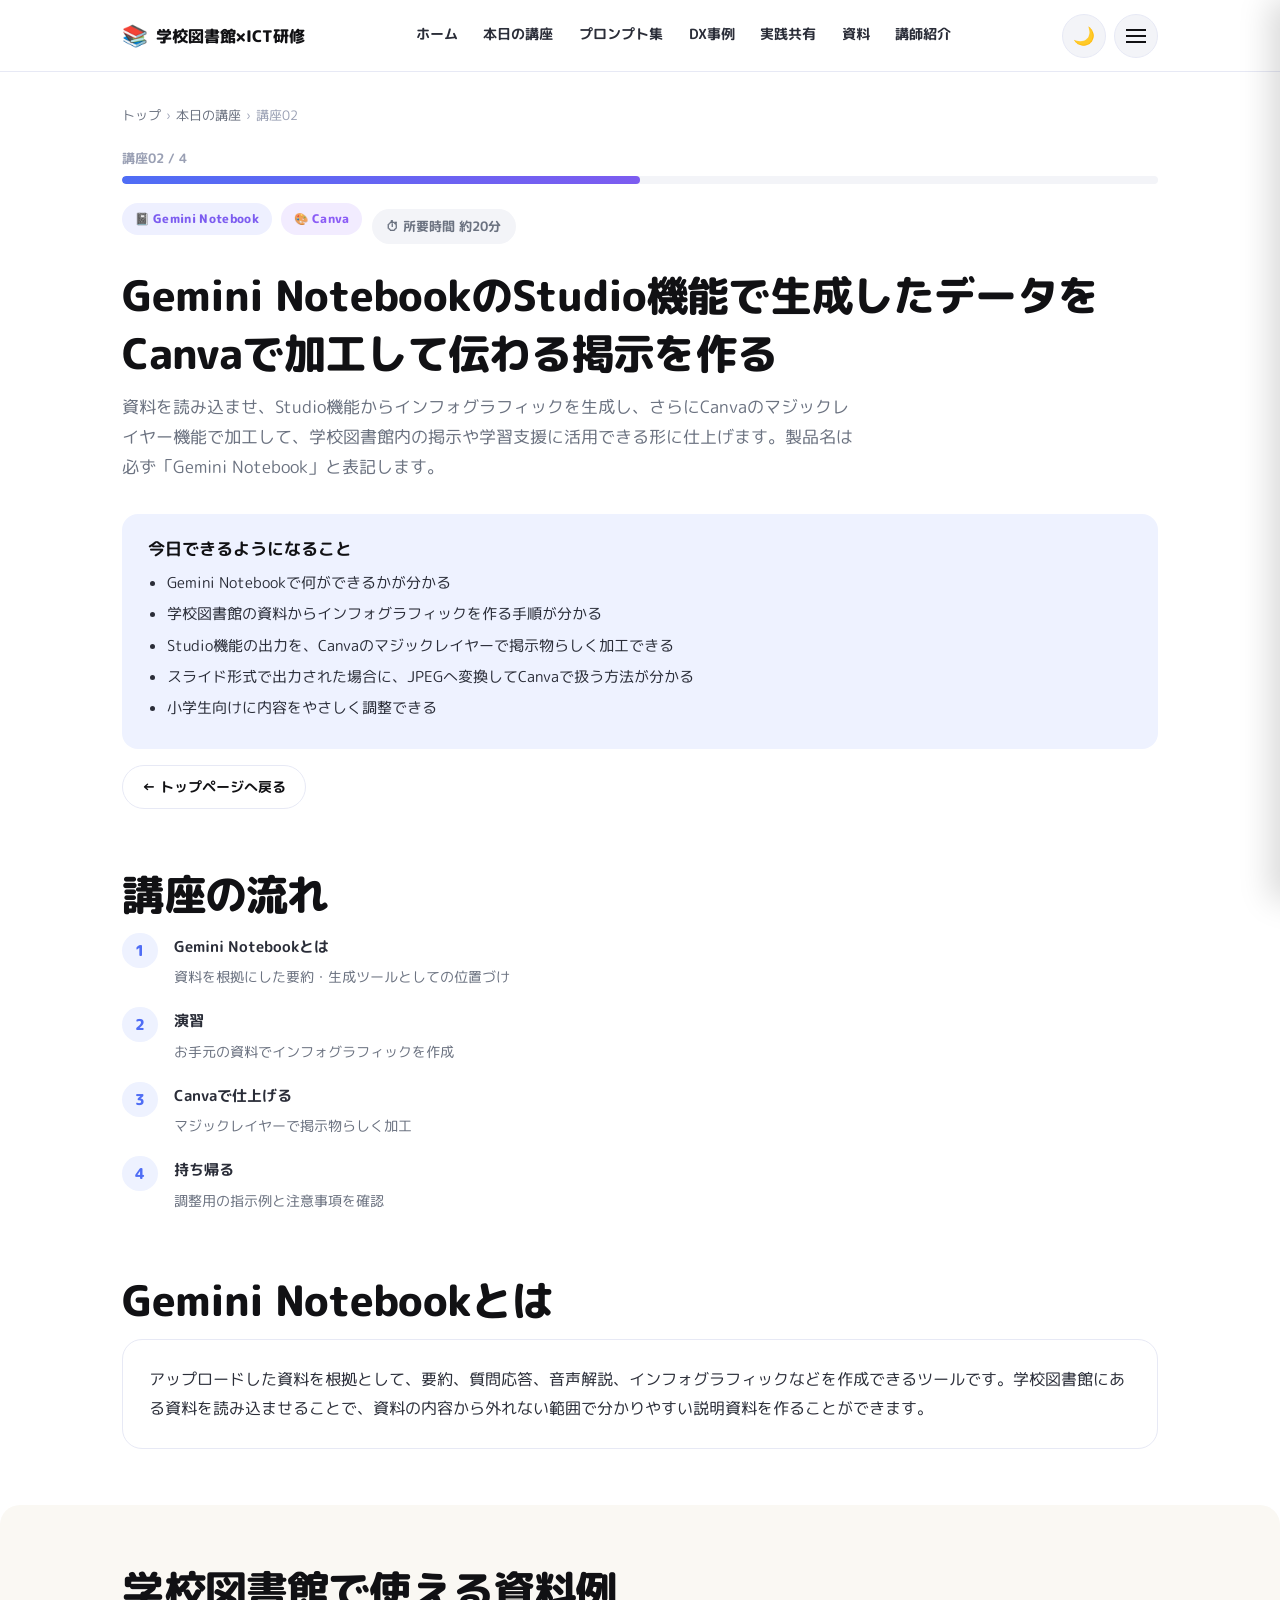
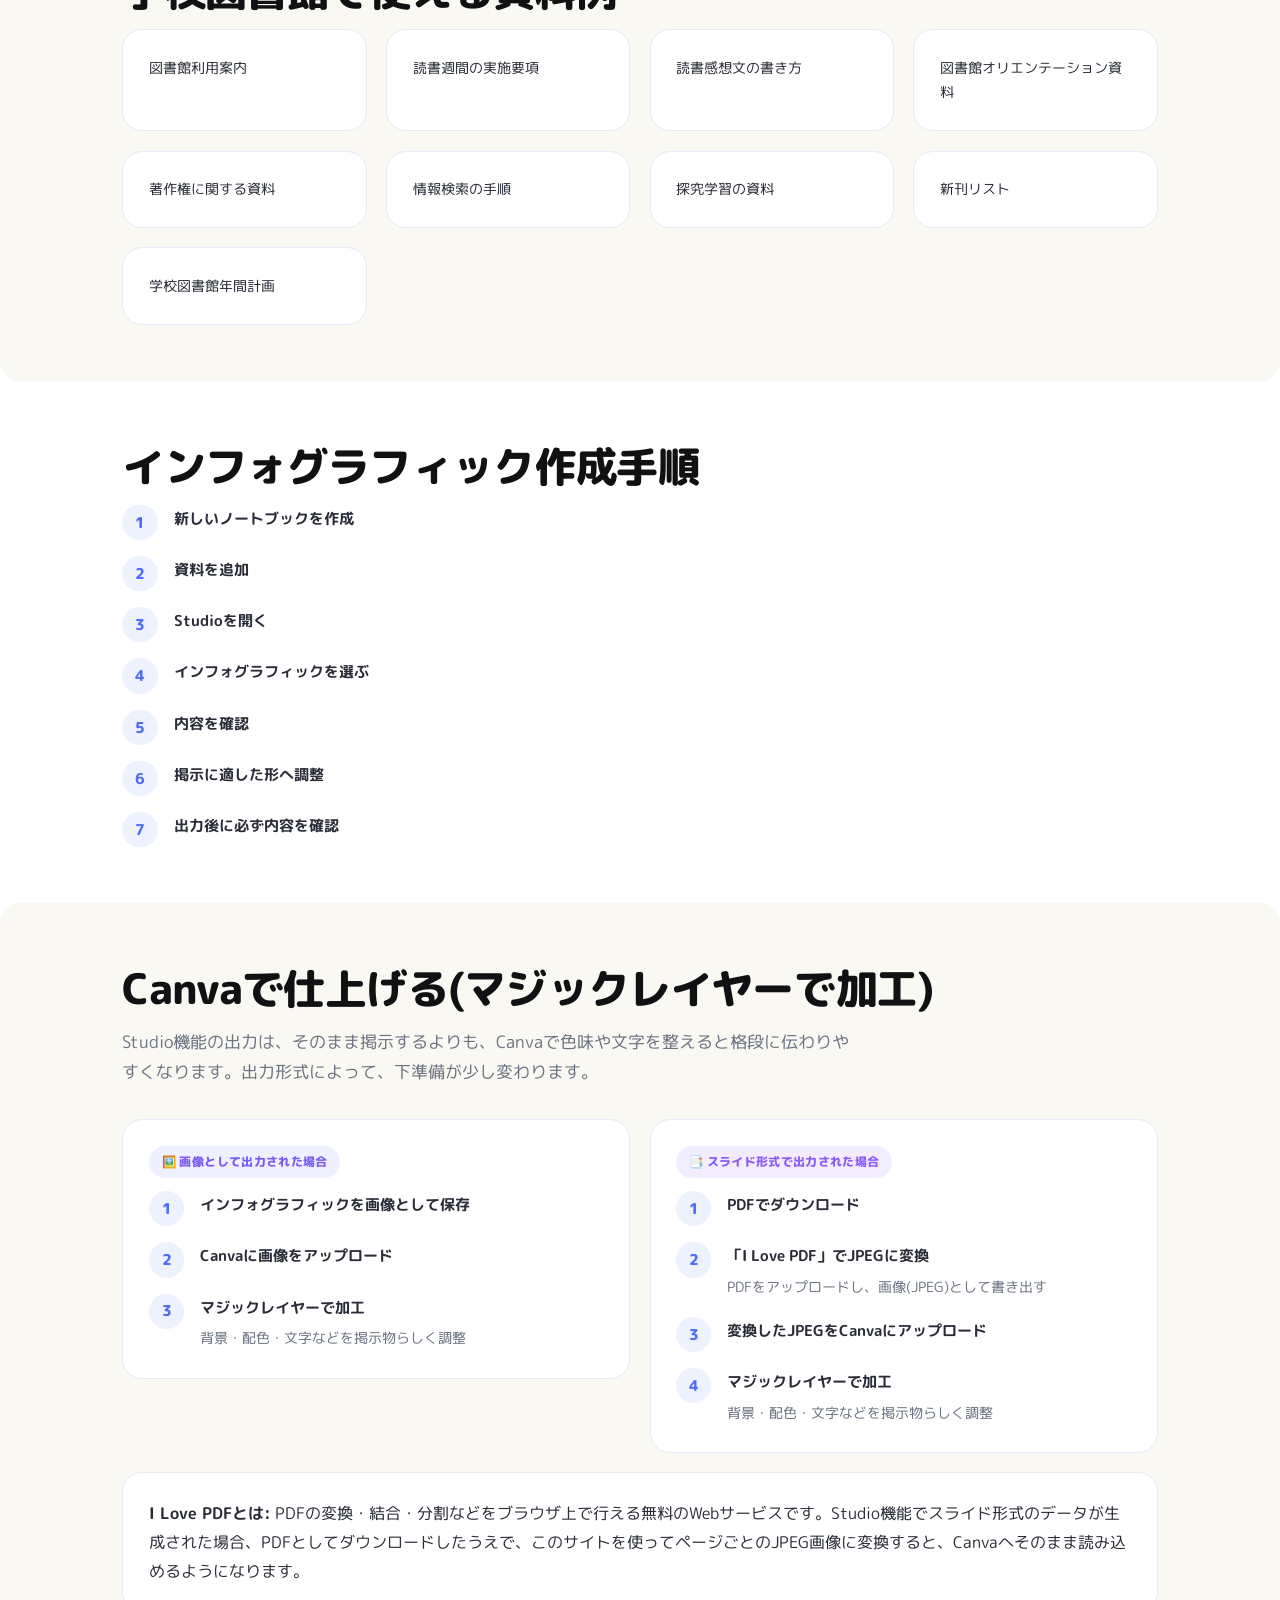
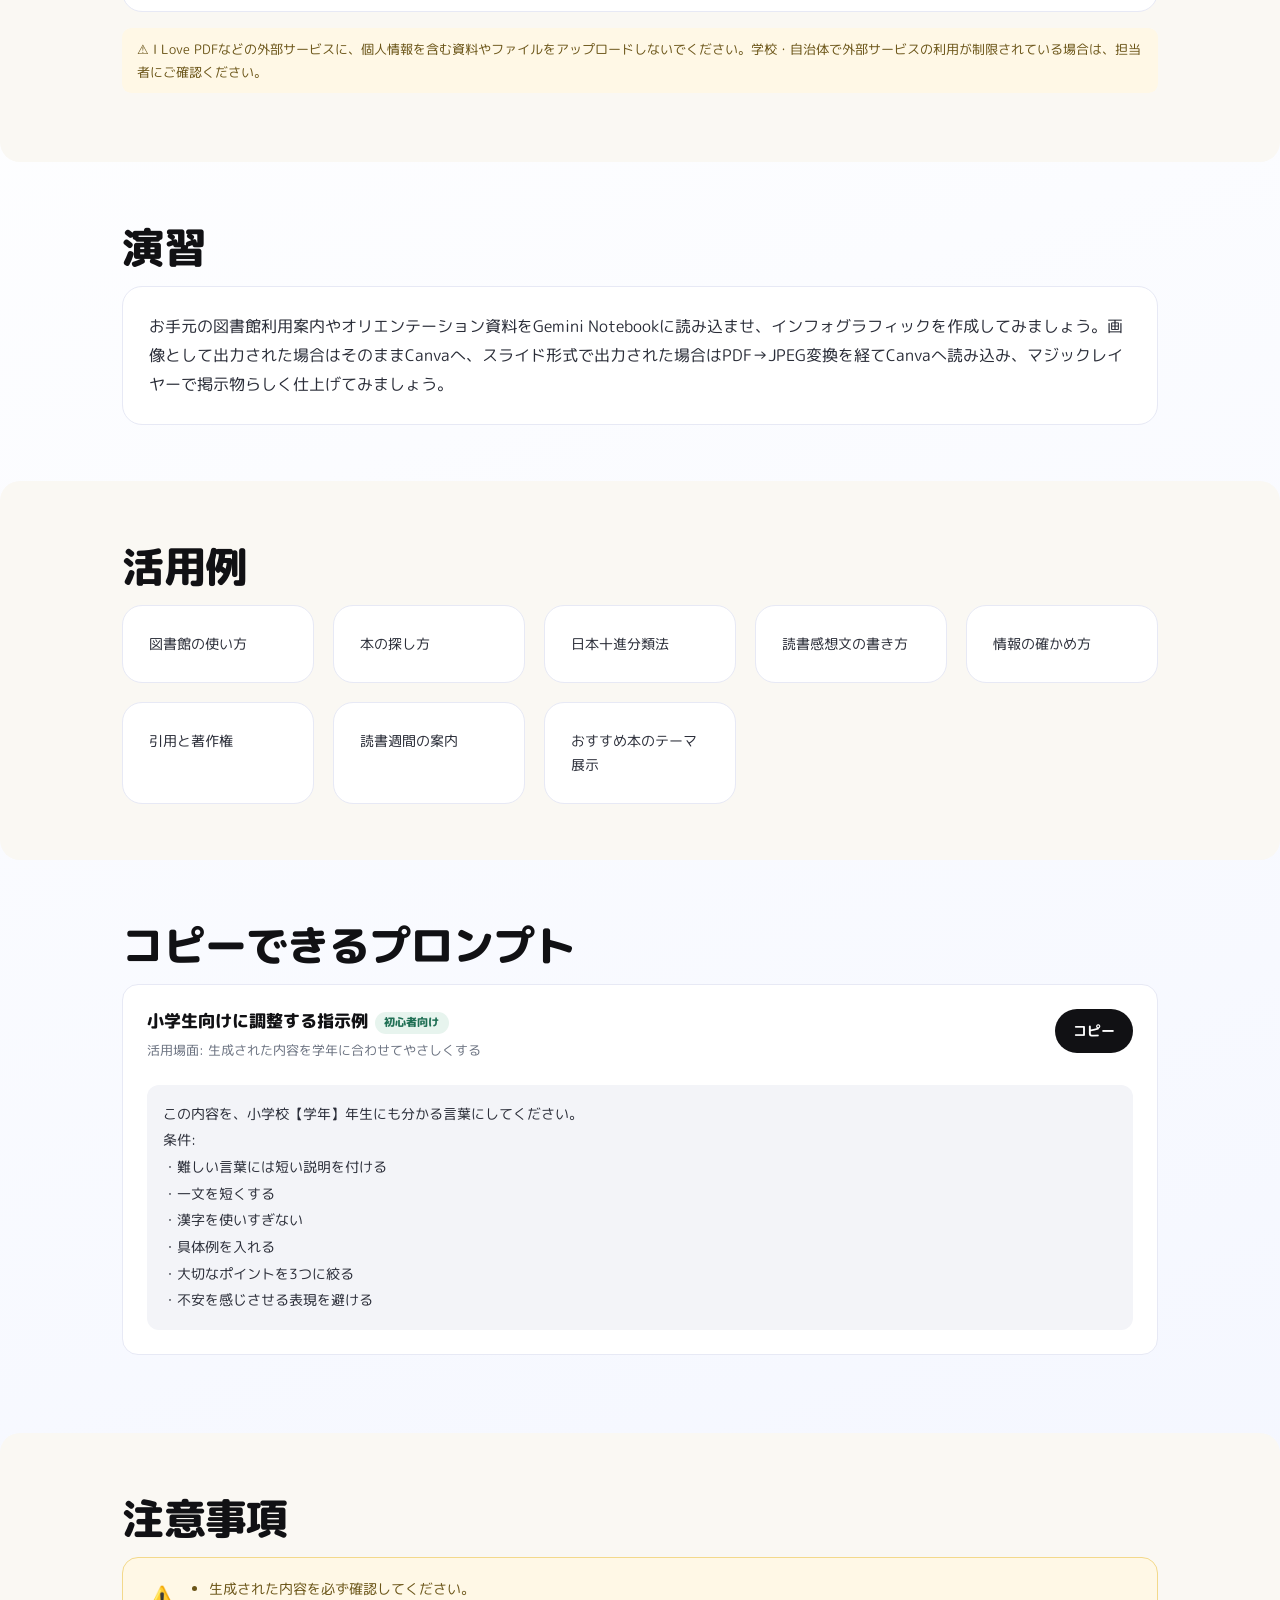
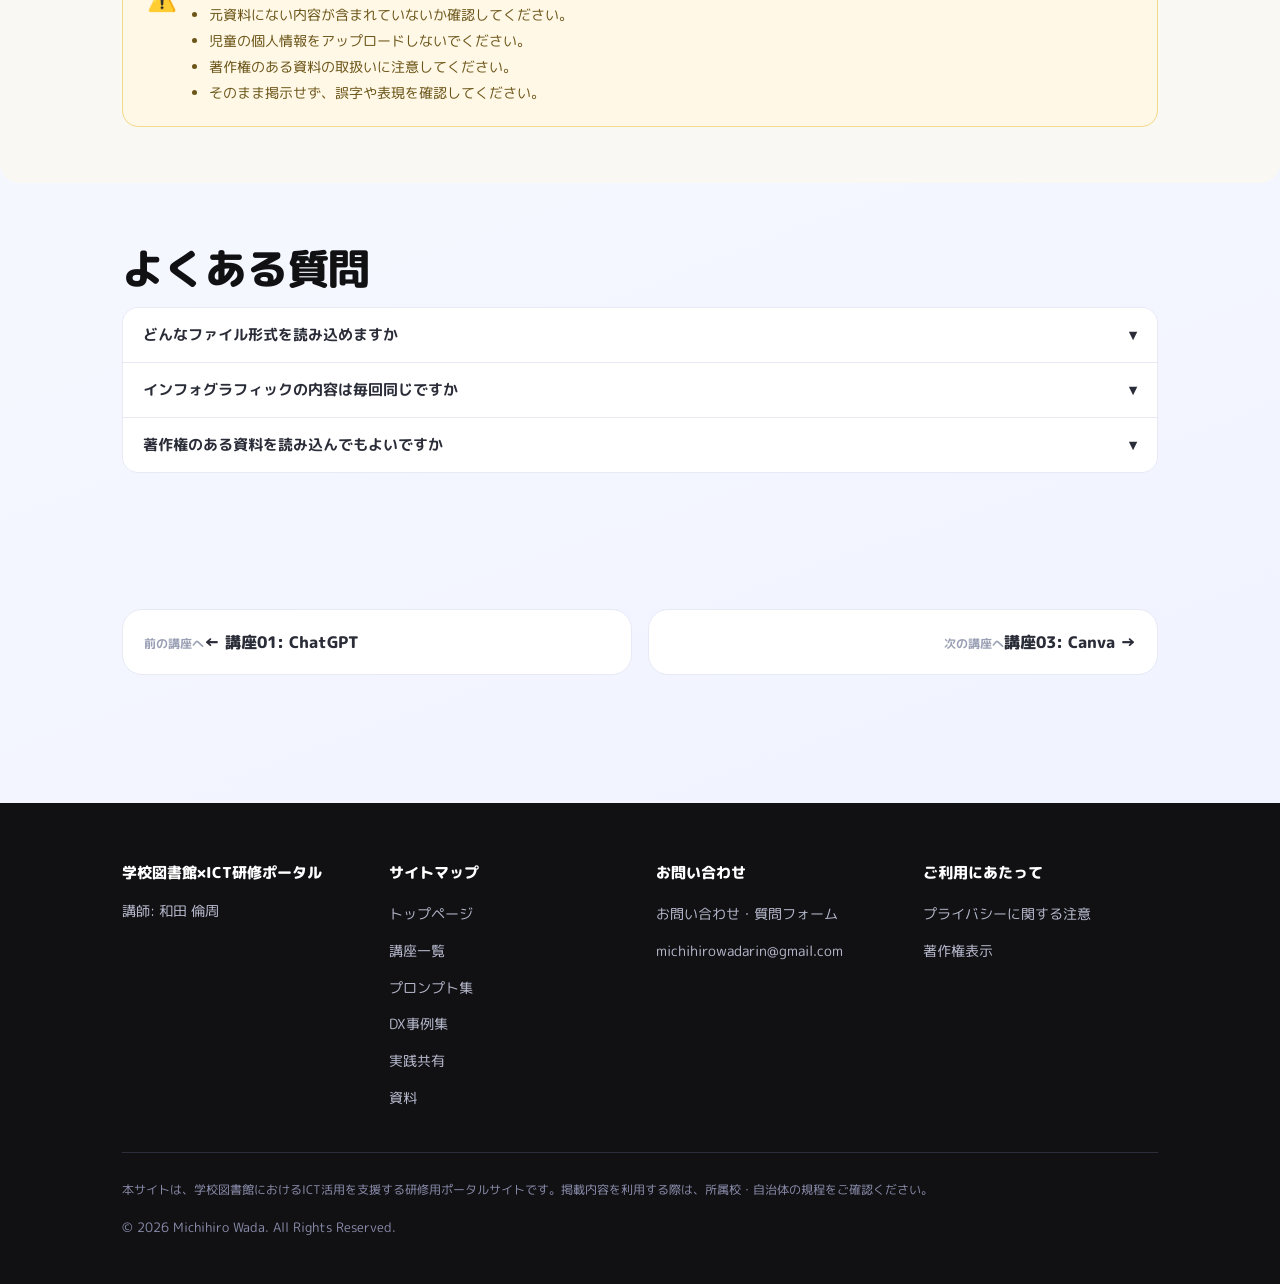
<file: courses/course02-gemini-notebook.html>
<!DOCTYPE html>
<html lang="ja">
<head>
<meta charset="UTF-8">
<meta name="viewport" content="width=device-width, initial-scale=1.0">
<title>講座02: Gemini NotebookのStudio機能で生成したデータをCanvaで加工して伝わる掲示を作る | 学校図書館×ICT研修ポータル</title>
<meta name="description" content="Gemini NotebookのStudio機能でインフォグラフィックを生成し、Canvaのマジックレイヤー機能で加工して、学校図書館の掲示物に仕上げる方法を紹介します。スライド出力をJPEGに変換する方法も解説します。">
<link rel="canonical" href="【ここにこのページの公開URLを入力】">
<link rel="preconnect" href="https://fonts.googleapis.com">
<link rel="preconnect" href="https://fonts.gstatic.com" crossorigin>
<link href="https://fonts.googleapis.com/css2?family=M+PLUS+Rounded+1c:wght@400;500;700;800&display=swap" rel="stylesheet">
<link rel="stylesheet" href="../assets/css/style.css">
</head>
<body>
<a href="#main" class="sr-only">本文へスキップ</a>

<!-- ===== スプラッシュ演出(ページを開くたびに表示) ===== -->
<div id="splash" class="splash-overlay" data-repeat="true">
  <p class="splash-text">学校図書館×ICT<span class="splash-sub">本と人をつなぐ時間を、ICTでもっと豊かに。</span></p>
</div>

<header class="site-header">
  <div class="container">
    <a href="../index.html" class="site-logo"><span class="logo-icon" aria-hidden="true">📚</span>学校図書館×ICT研修</a>
    <nav class="nav-desktop" aria-label="メインメニュー">
      <a href="../index.html">ホーム</a>
      <a href="../index.html#courses">本日の講座</a>
      <a href="../prompts/prompt-library.html">プロンプト集</a>
      <a href="../cases/dx-cases.html">DX事例</a>
      <a href="../community/share.html">実践共有</a>
      <a href="../resources/resources.html">資料</a>
      <a href="../index.html#instructor">講師紹介</a>
    </nav>
    <div class="flex items-center gap-sm">
      <button class="theme-toggle" data-theme-toggle aria-label="ダークモードに切り替え">🌙</button>
      <button id="menuBtn" class="menu-btn" aria-label="メニューを開く" aria-expanded="false" aria-controls="drawer">
        <span></span><span></span><span></span>
      </button>
    </div>
  </div>
</header>

<nav id="drawer" class="drawer" aria-label="サイト内メニュー">
  <button id="drawerClose" class="drawer-close" aria-label="メニューを閉じる">&times;</button>
  <ul><li><a href="../index.html">ホーム</a></li><li><a href="../index.html#purpose">目的から探す</a></li></ul>
  <h3>本日の講座</h3>
  <ul>
    <li><a href="../index.html#courses">講座一覧(全4講座)</a></li>
    <li><a href="course03-slido.html">事前アンケート: Slido</a></li>
    <li><a href="course01-chatgpt.html">講座01: ChatGPT</a></li>
    <li><a href="course02-gemini-notebook.html" data-nav-link>講座02: Gemini Notebook</a></li>
    <li><a href="course04-canva-website.html">講座03: Canva</a></li>
    <li><a href="course05-gas-dx.html">講座04: GAS</a></li>
  </ul>
  <h3>研修後も使う</h3>
  <ul>
    <li><a href="../prompts/prompt-library.html">プロンプト集</a></li>
    <li><a href="../cases/dx-cases.html">DX事例集</a></li>
    <li><a href="../community/share.html">実践共有・質問</a></li>
    <li><a href="../resources/resources.html">資料・リンク集</a></li>
  </ul>
  <h3>講師について</h3>
  <ul><li><a href="../index.html#instructor">講師紹介</a></li><li><a href="../index.html#books">著作紹介</a></li></ul>
  <ul style="border-top:1px solid var(--color-border); padding-top:1rem; margin-top:1rem;">
    <li><a href="../index.html#faq">よくある質問</a></li>
    <li><a href="../index.html#privacy">個人情報の取扱い</a></li>
  </ul>
</nav>
<div id="overlay" class="overlay"></div>

<main id="main">
  <section class="course-hero">
    <div class="container">
      <p class="breadcrumb"><a href="../index.html">トップ</a><span>›</span><a href="../index.html#courses">本日の講座</a><span>›</span><span>講座02</span></p>
      <div class="progress-bar-wrap">
        <p class="progress-label">講座02 / 4</p>
        <div class="progress-track"><div class="progress-fill" style="width:50%;"></div></div>
      </div>
      <div class="course-meta-row">
        <span class="tool-badge tool-gemini">📓 Gemini Notebook</span>
        <span class="tool-badge tool-canva">🎨 Canva</span>
        <span class="pill-time">⏱ 所要時間 約20分</span>
      </div>
      <h1 class="h-section">Gemini NotebookのStudio機能で生成したデータをCanvaで加工して伝わる掲示を作る</h1>
      <p class="lead">資料を読み込ませ、Studio機能からインフォグラフィックを生成し、さらにCanvaのマジックレイヤー機能で加工して、学校図書館内の掲示や学習支援に活用できる形に仕上げます。製品名は必ず「Gemini Notebook」と表記します。</p>
      <div class="goal-box">
        <h2>今日できるようになること</h2>
        <ul>
          <li>Gemini Notebookで何ができるかが分かる</li>
          <li>学校図書館の資料からインフォグラフィックを作る手順が分かる</li>
          <li>Studio機能の出力を、Canvaのマジックレイヤーで掲示物らしく加工できる</li>
          <li>スライド形式で出力された場合に、JPEGへ変換してCanvaで扱う方法が分かる</li>
          <li>小学生向けに内容をやさしく調整できる</li>
        </ul>
      </div>
      <a href="../index.html#courses" class="btn btn-outline btn-sm">← トップページへ戻る</a>
    </div>
  </section>

  <section class="section-tight">
    <div class="container">
      <h2 class="h-section">講座の流れ</h2>
      <div class="step-list">
        <div class="step-item"><span class="step-num">1</span><div class="step-text"><strong>Gemini Notebookとは</strong><span>資料を根拠にした要約・生成ツールとしての位置づけ</span></div></div>
        <div class="step-item"><span class="step-num">2</span><div class="step-text"><strong>演習</strong><span>お手元の資料でインフォグラフィックを作成</span></div></div>
        <div class="step-item"><span class="step-num">3</span><div class="step-text"><strong>Canvaで仕上げる</strong><span>マジックレイヤーで掲示物らしく加工</span></div></div>
        <div class="step-item"><span class="step-num">4</span><div class="step-text"><strong>持ち帰る</strong><span>調整用の指示例と注意事項を確認</span></div></div>
      </div>
    </div>
  </section>

  <!-- ===== 12-1. Gemini Notebookとは ===== -->
  <section class="section">
    <div class="container">
      <h2 class="h-section">Gemini Notebookとは</h2>
      <div class="card">
        <p class="mb-0">アップロードした資料を根拠として、要約、質問応答、音声解説、インフォグラフィックなどを作成できるツールです。学校図書館にある資料を読み込ませることで、資料の内容から外れない範囲で分かりやすい説明資料を作ることができます。</p>
      </div>
    </div>
  </section>

  <!-- ===== 12-2. 学校図書館で使える資料例 ===== -->
  <section class="section bg-ivory rounded-section">
    <div class="container">
      <h2 class="h-section">学校図書館で使える資料例</h2>
      <div class="grid grid-3">
        <div class="card text-sm">図書館利用案内</div>
        <div class="card text-sm">読書週間の実施要項</div>
        <div class="card text-sm">読書感想文の書き方</div>
        <div class="card text-sm">図書館オリエンテーション資料</div>
        <div class="card text-sm">著作権に関する資料</div>
        <div class="card text-sm">情報検索の手順</div>
        <div class="card text-sm">探究学習の資料</div>
        <div class="card text-sm">新刊リスト</div>
        <div class="card text-sm">学校図書館年間計画</div>
      </div>
    </div>
  </section>

  <!-- ===== 12-3. インフォグラフィック作成手順 ===== -->
  <section class="section">
    <div class="container">
      <h2 class="h-section">インフォグラフィック作成手順</h2>
      <div class="step-list">
        <div class="step-item"><span class="step-num">1</span><div class="step-text"><strong>新しいノートブックを作成</strong></div></div>
        <div class="step-item"><span class="step-num">2</span><div class="step-text"><strong>資料を追加</strong></div></div>
        <div class="step-item"><span class="step-num">3</span><div class="step-text"><strong>Studioを開く</strong></div></div>
        <div class="step-item"><span class="step-num">4</span><div class="step-text"><strong>インフォグラフィックを選ぶ</strong></div></div>
        <div class="step-item"><span class="step-num">5</span><div class="step-text"><strong>内容を確認</strong></div></div>
        <div class="step-item"><span class="step-num">6</span><div class="step-text"><strong>掲示に適した形へ調整</strong></div></div>
        <div class="step-item"><span class="step-num">7</span><div class="step-text"><strong>出力後に必ず内容を確認</strong></div></div>
      </div>
    </div>
  </section>

  <!-- ===== Canvaで仕上げる(マジックレイヤーで加工) ===== -->
  <section class="section bg-ivory rounded-section">
    <div class="container">
      <h2 class="h-section">Canvaで仕上げる(マジックレイヤーで加工)</h2>
      <p class="lead">Studio機能の出力は、そのまま掲示するよりも、Canvaで色味や文字を整えると格段に伝わりやすくなります。出力形式によって、下準備が少し変わります。</p>

      <div class="grid grid-2" style="align-items:start;">
        <div class="card">
          <span class="tool-badge tool-gemini" style="margin-bottom:.8rem;">🖼️ 画像として出力された場合</span>
          <div class="step-list">
            <div class="step-item"><span class="step-num">1</span><div class="step-text"><strong>インフォグラフィックを画像として保存</strong></div></div>
            <div class="step-item"><span class="step-num">2</span><div class="step-text"><strong>Canvaに画像をアップロード</strong></div></div>
            <div class="step-item"><span class="step-num">3</span><div class="step-text"><strong>マジックレイヤーで加工</strong><span>背景・配色・文字などを掲示物らしく調整</span></div></div>
          </div>
        </div>
        <div class="card">
          <span class="tool-badge tool-canva" style="margin-bottom:.8rem;">📑 スライド形式で出力された場合</span>
          <div class="step-list">
            <div class="step-item"><span class="step-num">1</span><div class="step-text"><strong>PDFでダウンロード</strong></div></div>
            <div class="step-item"><span class="step-num">2</span><div class="step-text"><strong>「I Love PDF」でJPEGに変換</strong><span>PDFをアップロードし、画像(JPEG)として書き出す</span></div></div>
            <div class="step-item"><span class="step-num">3</span><div class="step-text"><strong>変換したJPEGをCanvaにアップロード</strong></div></div>
            <div class="step-item"><span class="step-num">4</span><div class="step-text"><strong>マジックレイヤーで加工</strong><span>背景・配色・文字などを掲示物らしく調整</span></div></div>
          </div>
        </div>
      </div>

      <div class="card" style="margin-top:1.2rem;">
        <p class="mb-0"><strong>I Love PDFとは:</strong> PDFの変換・結合・分割などをブラウザ上で行える無料のWebサービスです。Studio機能でスライド形式のデータが生成された場合、PDFとしてダウンロードしたうえで、このサイトを使ってページごとのJPEG画像に変換すると、Canvaへそのまま読み込めるようになります。</p>
      </div>
      <p class="prompt-note" style="margin-top:1rem;">⚠ I Love PDFなどの外部サービスに、個人情報を含む資料やファイルをアップロードしないでください。学校・自治体で外部サービスの利用が制限されている場合は、担当者にご確認ください。</p>
    </div>
  </section>

  <!-- 演習 -->
  <section class="section">
    <div class="container">
      <h2 class="h-section">演習</h2>
      <div class="card"><p class="mb-0">お手元の図書館利用案内やオリエンテーション資料をGemini Notebookに読み込ませ、インフォグラフィックを作成してみましょう。画像として出力された場合はそのままCanvaへ、スライド形式で出力された場合はPDF→JPEG変換を経てCanvaへ読み込み、マジックレイヤーで掲示物らしく仕上げてみましょう。</p></div>
    </div>
  </section>

  <!-- ===== 12-4. 活用例 ===== -->
  <section class="section bg-ivory rounded-section">
    <div class="container">
      <h2 class="h-section">活用例</h2>
      <div class="grid grid-4">
        <div class="card text-sm">図書館の使い方</div>
        <div class="card text-sm">本の探し方</div>
        <div class="card text-sm">日本十進分類法</div>
        <div class="card text-sm">読書感想文の書き方</div>
        <div class="card text-sm">情報の確かめ方</div>
        <div class="card text-sm">引用と著作権</div>
        <div class="card text-sm">読書週間の案内</div>
        <div class="card text-sm">おすすめ本のテーマ展示</div>
      </div>
    </div>
  </section>

  <!-- ===== コピーできるプロンプト: 12-5. 小学生向けに調整する指示例 ===== -->
  <section class="section">
    <div class="container">
      <h2 class="h-section">コピーできるプロンプト</h2>
      <div class="prompt-card">
        <div class="prompt-head">
          <div><h4>小学生向けに調整する指示例<span class="beginner-label">初心者向け</span></h4><p class="prompt-scene">活用場面: 生成された内容を学年に合わせてやさしくする</p></div>
          <button class="copy-btn" data-copy-target="#p-adjust"><span class="copy-label">コピー</span></button>
        </div>
        <div id="p-adjust" class="prompt-body">この内容を、小学校【学年】年生にも分かる言葉にしてください。
条件:
・難しい言葉には短い説明を付ける
・一文を短くする
・漢字を使いすぎない
・具体例を入れる
・大切なポイントを3つに絞る
・不安を感じさせる表現を避ける</div>
      </div>
    </div>
  </section>

  <!-- ===== 12-6. 注意事項 ===== -->
  <section class="section bg-ivory rounded-section">
    <div class="container">
      <h2 class="h-section">注意事項</h2>
      <div class="caution-card">
        <span class="material-icon" aria-hidden="true">⚠️</span>
        <ul>
          <li>生成された内容を必ず確認してください。</li>
          <li>元資料にない内容が含まれていないか確認してください。</li>
          <li>児童の個人情報をアップロードしないでください。</li>
          <li>著作権のある資料の取扱いに注意してください。</li>
          <li>そのまま掲示せず、誤字や表現を確認してください。</li>
        </ul>
      </div>
    </div>
  </section>

  <!-- FAQ -->
  <section class="section">
    <div class="container">
      <h2 class="h-section">よくある質問</h2>
      <div class="accordion">
        <div class="accordion-item">
          <button class="accordion-trigger" aria-expanded="false" aria-controls="c2faq1">どんなファイル形式を読み込めますか<span class="chevron">▾</span></button>
          <div id="c2faq1" class="accordion-panel"><p class="mb-0">PDFやドキュメント、Webページなど複数の形式に対応しています。詳細は最新のヘルプをご確認ください。</p></div>
        </div>
        <div class="accordion-item">
          <button class="accordion-trigger" aria-expanded="false" aria-controls="c2faq2">インフォグラフィックの内容は毎回同じですか<span class="chevron">▾</span></button>
          <div id="c2faq2" class="accordion-panel"><p class="mb-0">同じ資料でも、生成のたびに表現が変わることがあります。必ず内容を確認してから利用してください。</p></div>
        </div>
        <div class="accordion-item">
          <button class="accordion-trigger" aria-expanded="false" aria-controls="c2faq3">著作権のある資料を読み込んでもよいですか<span class="chevron">▾</span></button>
          <div id="c2faq3" class="accordion-panel"><p class="mb-0">利用条件を確認し、校内での利用範囲を超えないよう注意してください。判断に迷う場合は学校・自治体の担当者に確認してください。</p></div>
        </div>
      </div>
    </div>
  </section>

  <section class="section-narrow">
    <div class="container">
      <div class="course-pager">
        <a href="course01-chatgpt.html" class="card card-hover pager-link"><span class="pager-label">前の講座へ</span><span class="pager-title">← 講座01: ChatGPT</span></a>
        <a href="course04-canva-website.html" class="card card-hover pager-link next"><span class="pager-label">次の講座へ</span><span class="pager-title">講座03: Canva →</span></a>
      </div>
    </div>
  </section>
</main>

<footer class="site-footer">
  <div class="container">
    <div class="footer-grid">
      <div><p class="footer-title">学校図書館×ICT研修ポータル</p><p class="text-sm" style="color:#b6b9cc;">講師: 和田 倫周</p></div>
      <div><p class="footer-title">サイトマップ</p><ul>
        <li><a href="../index.html">トップページ</a></li>
        <li><a href="../index.html#courses">講座一覧</a></li>
        <li><a href="../prompts/prompt-library.html">プロンプト集</a></li>
        <li><a href="../cases/dx-cases.html">DX事例集</a></li>
        <li><a href="../community/share.html">実践共有</a></li>
        <li><a href="../resources/resources.html">資料</a></li>
      </ul></div>
      <div><p class="footer-title">お問い合わせ</p><ul>
        <li><a href="../community/share.html">お問い合わせ・質問フォーム</a></li>
        <li><a href="mailto:michihirowadarin@gmail.com">michihirowadarin@gmail.com</a></li>
      </ul></div>
      <div><p class="footer-title">ご利用にあたって</p><ul>
        <li><a href="../index.html#privacy">プライバシーに関する注意</a></li>
        <li><a href="../index.html#copyright">著作権表示</a></li>
      </ul></div>
    </div>
    <div class="footer-note">
      <p>本サイトは、学校図書館におけるICT活用を支援する研修用ポータルサイトです。掲載内容を利用する際は、所属校・自治体の規程をご確認ください。</p>
      <p class="footer-copyright">&copy; 2026 Michihiro Wada. All Rights Reserved.</p>
    </div>
  </div>
</footer>

<button id="backToTop" class="back-to-top" aria-label="ページ上部へ戻る">↑</button>
<div id="toast" class="toast" role="status" aria-live="polite"></div>
<script src="../assets/js/main.js"></script>
</body>
</html>
</file>
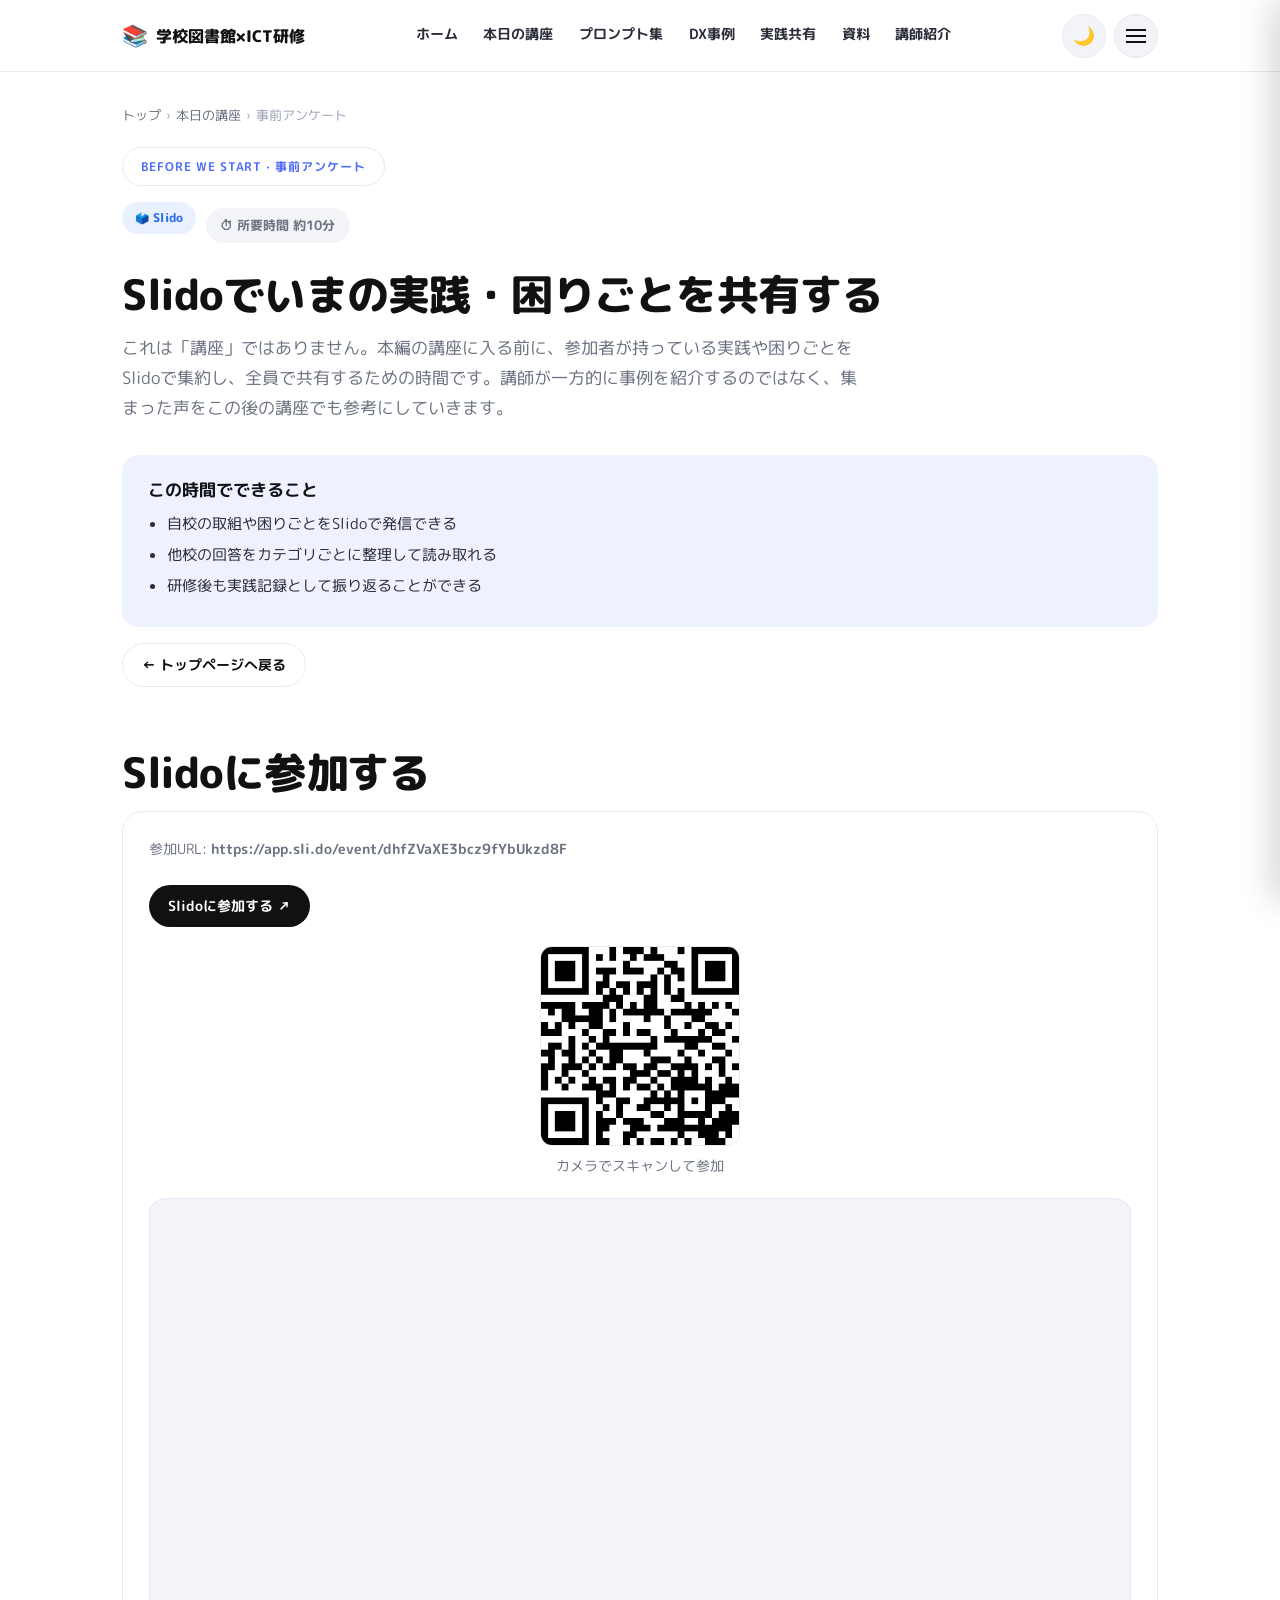
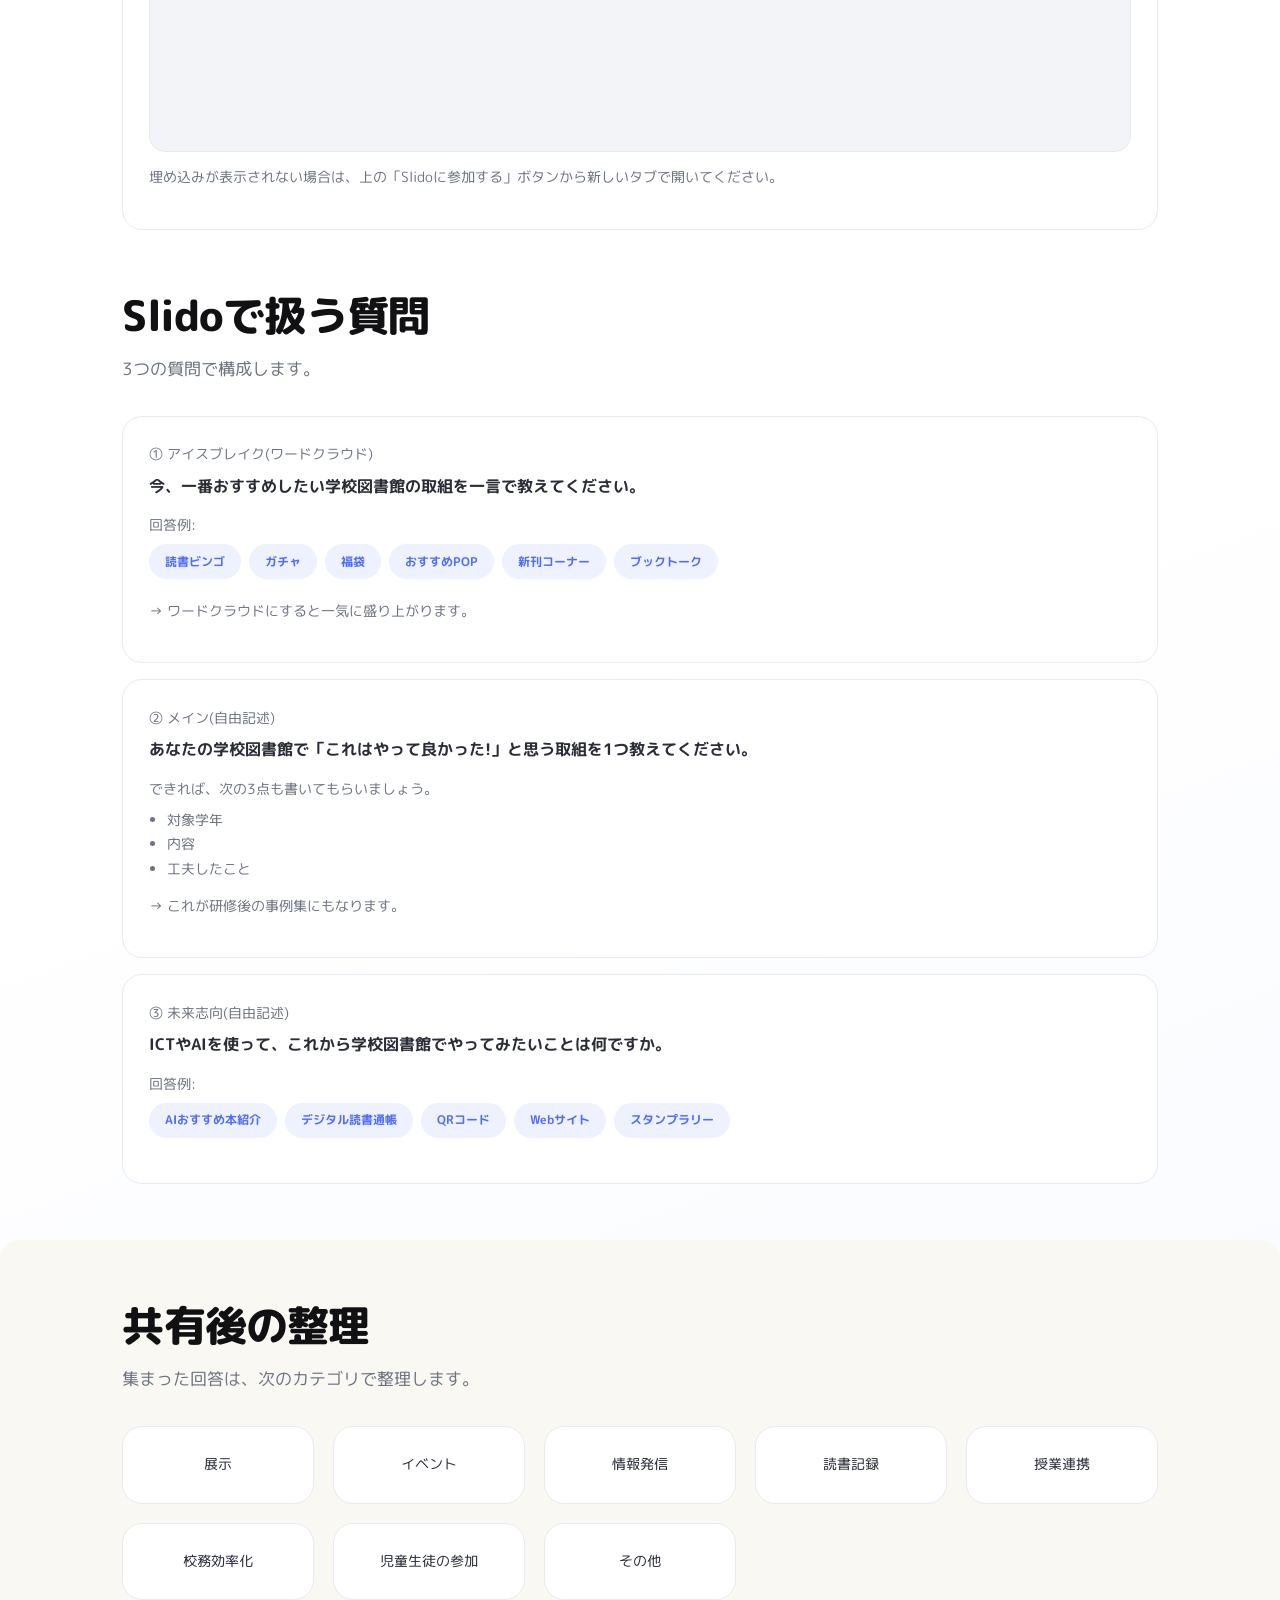
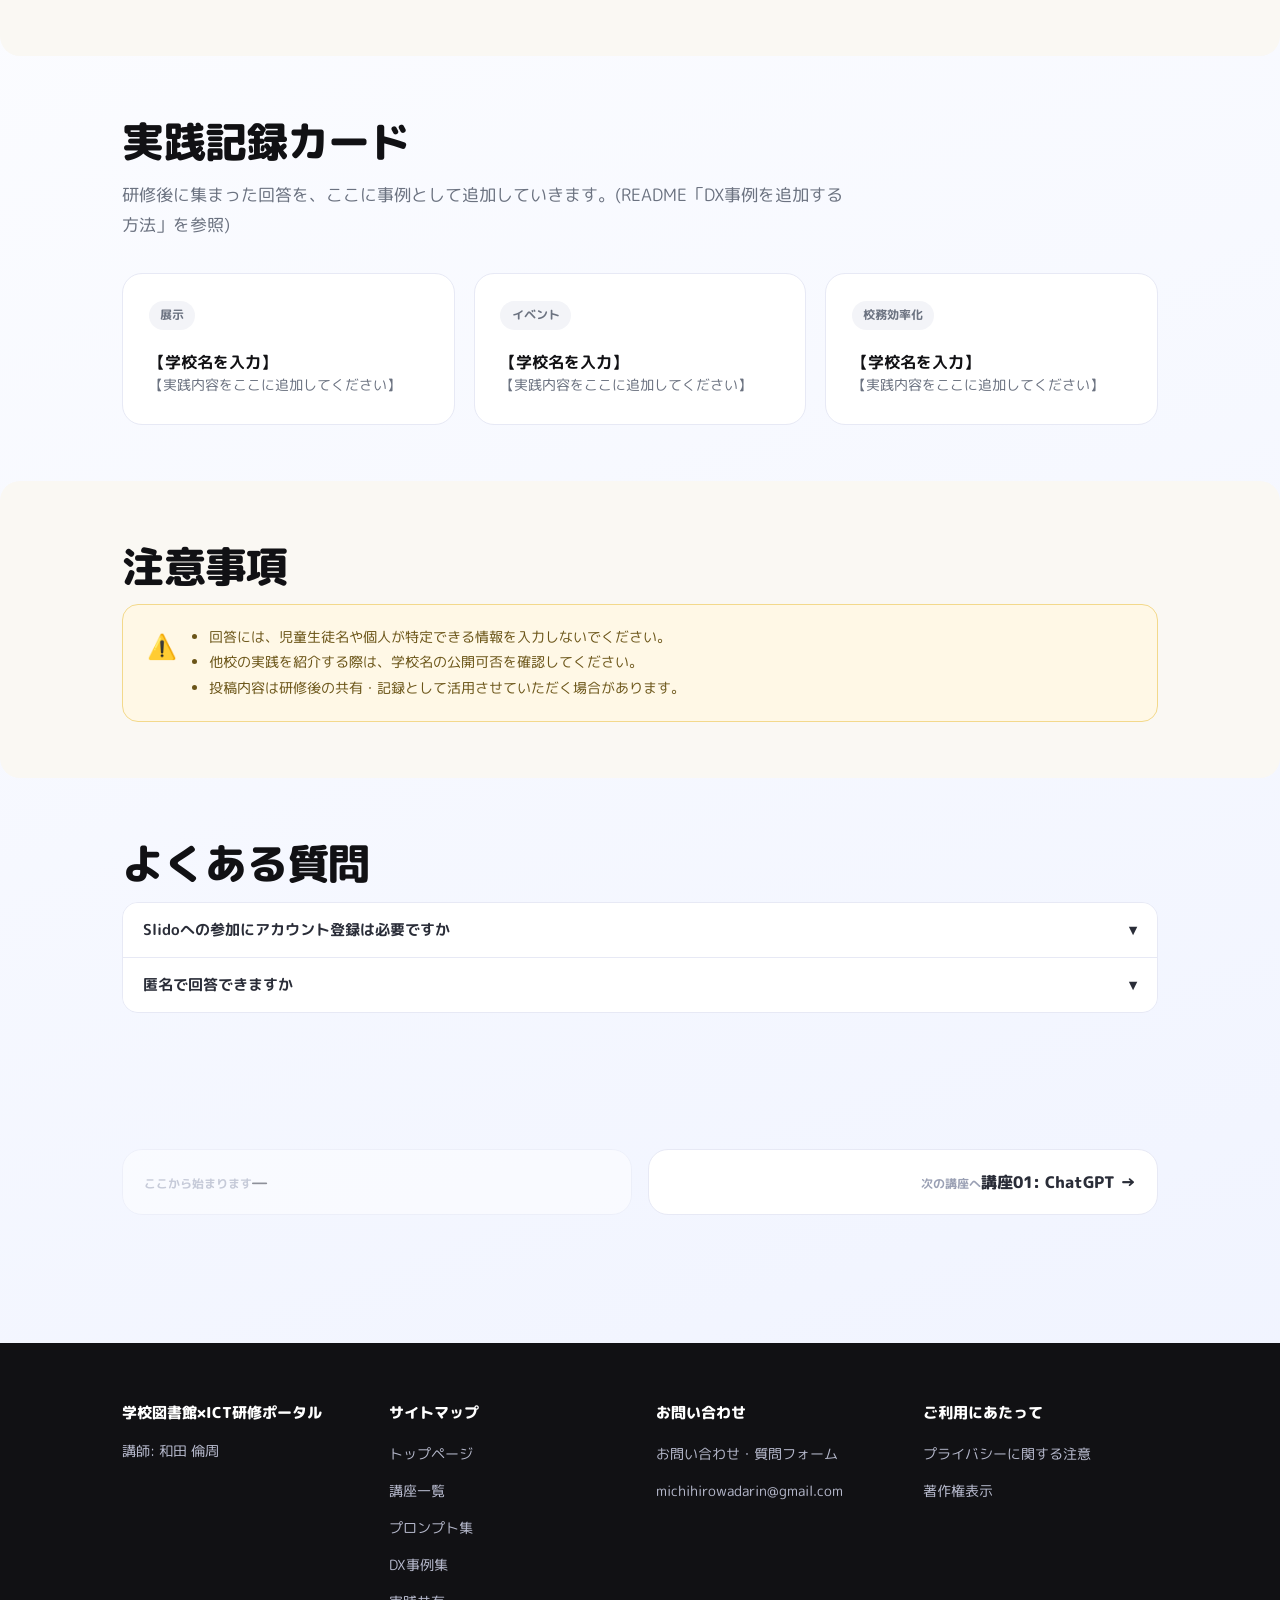
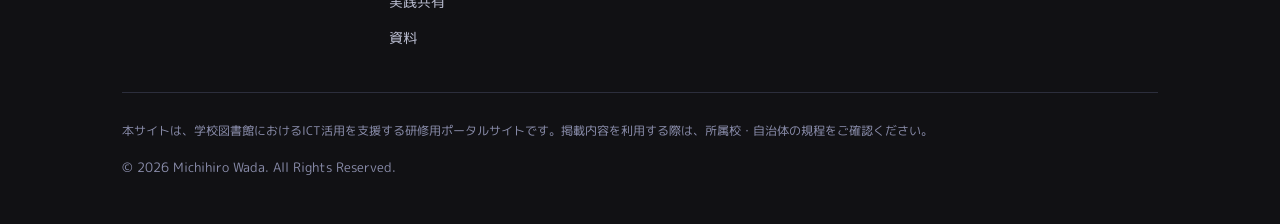
<file: courses/course03-slido.html>
<!DOCTYPE html>
<html lang="ja">
<head>
<meta charset="UTF-8">
<meta name="viewport" content="width=device-width, initial-scale=1.0">
<title>事前アンケート: Slidoでいまの実践・困りごとを共有する | 学校図書館×ICT研修ポータル</title>
<meta name="description" content="研修本編が始まる前に、Slidoで参加者の学校図書館での取組や困りごとをリアルタイムに集約します。集まった声はこの後の講座でも参考にします。">
<link rel="canonical" href="【ここにこのページの公開URLを入力】">
<link rel="preconnect" href="https://fonts.googleapis.com">
<link rel="preconnect" href="https://fonts.gstatic.com" crossorigin>
<link href="https://fonts.googleapis.com/css2?family=M+PLUS+Rounded+1c:wght@400;500;700;800&display=swap" rel="stylesheet">
<link rel="stylesheet" href="../assets/css/style.css">
</head>
<body>
<a href="#main" class="sr-only">本文へスキップ</a>

<!-- ===== スプラッシュ演出(ページを開くたびに表示) ===== -->
<div id="splash" class="splash-overlay" data-repeat="true">
  <p class="splash-text">学校図書館×ICT<span class="splash-sub">本と人をつなぐ時間を、ICTでもっと豊かに。</span></p>
</div>

<header class="site-header">
  <div class="container">
    <a href="../index.html" class="site-logo"><span class="logo-icon" aria-hidden="true">📚</span>学校図書館×ICT研修</a>
    <nav class="nav-desktop" aria-label="メインメニュー">
      <a href="../index.html">ホーム</a>
      <a href="../index.html#courses">本日の講座</a>
      <a href="../prompts/prompt-library.html">プロンプト集</a>
      <a href="../cases/dx-cases.html">DX事例</a>
      <a href="../community/share.html">実践共有</a>
      <a href="../resources/resources.html">資料</a>
      <a href="../index.html#instructor">講師紹介</a>
    </nav>
    <div class="flex items-center gap-sm">
      <button class="theme-toggle" data-theme-toggle aria-label="ダークモードに切り替え">🌙</button>
      <button id="menuBtn" class="menu-btn" aria-label="メニューを開く" aria-expanded="false" aria-controls="drawer">
        <span></span><span></span><span></span>
      </button>
    </div>
  </div>
</header>

<nav id="drawer" class="drawer" aria-label="サイト内メニュー">
  <button id="drawerClose" class="drawer-close" aria-label="メニューを閉じる">&times;</button>
  <ul><li><a href="../index.html">ホーム</a></li><li><a href="../index.html#purpose">目的から探す</a></li></ul>
  <h3>本日の講座</h3>
  <ul>
    <li><a href="../index.html#courses">講座一覧(全4講座)</a></li>
    <li><a href="course03-slido.html" data-nav-link>事前アンケート: Slido</a></li>
    <li><a href="course01-chatgpt.html">講座01: ChatGPT</a></li>
    <li><a href="course02-gemini-notebook.html">講座02: Gemini Notebook</a></li>
    <li><a href="course04-canva-website.html">講座03: Canva</a></li>
    <li><a href="course05-gas-dx.html">講座04: GAS</a></li>
  </ul>
  <h3>研修後も使う</h3>
  <ul>
    <li><a href="../prompts/prompt-library.html">プロンプト集</a></li>
    <li><a href="../cases/dx-cases.html">DX事例集</a></li>
    <li><a href="../community/share.html">実践共有・質問</a></li>
    <li><a href="../resources/resources.html">資料・リンク集</a></li>
  </ul>
  <h3>講師について</h3>
  <ul><li><a href="../index.html#instructor">講師紹介</a></li><li><a href="../index.html#books">著作紹介</a></li></ul>
  <ul style="border-top:1px solid var(--color-border); padding-top:1rem; margin-top:1rem;">
    <li><a href="../index.html#faq">よくある質問</a></li>
    <li><a href="../index.html#privacy">個人情報の取扱い</a></li>
  </ul>
</nav>
<div id="overlay" class="overlay"></div>

<main id="main">
  <section class="course-hero">
    <div class="container">
      <p class="breadcrumb"><a href="../index.html">トップ</a><span>›</span><a href="../index.html#courses">本日の講座</a><span>›</span><span>事前アンケート</span></p>
      <p class="eyebrow">Before We Start · 事前アンケート</p>
      <div class="course-meta-row">
        <span class="tool-badge tool-slido">🗳️ Slido</span>
        <span class="pill-time">⏱ 所要時間 約10分</span>
      </div>
      <h1 class="h-section">Slidoでいまの実践・困りごとを共有する</h1>
      <p class="lead">これは「講座」ではありません。本編の講座に入る前に、参加者が持っている実践や困りごとをSlidoで集約し、全員で共有するための時間です。講師が一方的に事例を紹介するのではなく、集まった声をこの後の講座でも参考にしていきます。</p>
      <div class="goal-box">
        <h2>この時間でできること</h2>
        <ul>
          <li>自校の取組や困りごとをSlidoで発信できる</li>
          <li>他校の回答をカテゴリごとに整理して読み取れる</li>
          <li>研修後も実践記録として振り返ることができる</li>
        </ul>
      </div>
      <a href="../index.html#courses" class="btn btn-outline btn-sm">← トップページへ戻る</a>
    </div>
  </section>

  <!-- Slido参加エリア -->
  <section class="section-tight">
    <div class="container">
      <h2 class="h-section">Slidoに参加する</h2>
      <div class="card">
        <p class="text-sm text-sub">参加URL: <a href="https://app.sli.do/event/dhfZVaXE3bcz9fYbUkzd8F" target="_blank" rel="noopener"><strong>https://app.sli.do/event/dhfZVaXE3bcz9fYbUkzd8F</strong></a></p>
        <a href="https://app.sli.do/event/dhfZVaXE3bcz9fYbUkzd8F" class="btn btn-primary btn-sm" target="_blank" rel="noopener" style="margin-top:.6rem;">Slidoに参加する ↗</a>

        <div style="max-width:200px; margin:1.2rem auto 0; text-align:center;">
          <img src="../assets/images/placeholders/slido-qr.png" alt="Slido参加用QRコード" style="width:100%; height:auto; display:block; border-radius:12px; border:1px solid var(--color-border);">
          <p class="text-sm text-sub" style="margin-top:.5rem;">カメラでスキャンして参加</p>
        </div>

        <div class="video-frame" style="margin-top:1.2rem;">
          <iframe src="https://app.sli.do/event/dhfZVaXE3bcz9fYbUkzd8F" title="Slido" loading="lazy" style="position:absolute; inset:0; width:100%; height:100%; border:0;" onerror="this.closest('.video-frame').innerHTML='&lt;div class=&quot;video-placeholder&quot;&gt;上のボタンからSlidoに参加してください&lt;/div&gt;'"></iframe>
        </div>
        <p class="text-sm text-sub" style="margin-top:.8rem;">埋め込みが表示されない場合は、上の「Slidoに参加する」ボタンから新しいタブで開いてください。</p>
      </div>
    </div>
  </section>

  <!-- Slidoで扱う質問 -->
  <section class="section">
    <div class="container">
      <h2 class="h-section">Slidoで扱う質問</h2>
      <p class="lead">3つの質問で構成します。</p>

      <div class="card" style="margin-bottom:1rem;">
        <p class="text-sm text-sub mb-0">① アイスブレイク(ワードクラウド)</p>
        <p class="mb-0" style="font-weight:700; margin:.3rem 0 .8rem;">今、一番おすすめしたい学校図書館の取組を一言で教えてください。</p>
        <p class="text-sm text-sub mb-0">回答例:</p>
        <div class="tag-list" style="margin-top:.4rem;">
          <span class="tag-pill">読書ビンゴ</span>
          <span class="tag-pill">ガチャ</span>
          <span class="tag-pill">福袋</span>
          <span class="tag-pill">おすすめPOP</span>
          <span class="tag-pill">新刊コーナー</span>
          <span class="tag-pill">ブックトーク</span>
        </div>
        <p class="text-sm text-sub" style="margin-top:.8rem;">→ ワードクラウドにすると一気に盛り上がります。</p>
      </div>

      <div class="card" style="margin-bottom:1rem;">
        <p class="text-sm text-sub mb-0">② メイン(自由記述)</p>
        <p class="mb-0" style="font-weight:700; margin:.3rem 0 .8rem;">あなたの学校図書館で「これはやって良かった!」と思う取組を1つ教えてください。</p>
        <p class="text-sm text-sub mb-0">できれば、次の3点も書いてもらいましょう。</p>
        <ul class="text-sm text-sub" style="margin-top:.4rem;">
          <li>対象学年</li>
          <li>内容</li>
          <li>工夫したこと</li>
        </ul>
        <p class="text-sm text-sub" style="margin-top:.8rem;">→ これが研修後の事例集にもなります。</p>
      </div>

      <div class="card">
        <p class="text-sm text-sub mb-0">③ 未来志向(自由記述)</p>
        <p class="mb-0" style="font-weight:700; margin:.3rem 0 .8rem;">ICTやAIを使って、これから学校図書館でやってみたいことは何ですか。</p>
        <p class="text-sm text-sub mb-0">回答例:</p>
        <div class="tag-list" style="margin-top:.4rem;">
          <span class="tag-pill">AIおすすめ本紹介</span>
          <span class="tag-pill">デジタル読書通帳</span>
          <span class="tag-pill">QRコード</span>
          <span class="tag-pill">Webサイト</span>
          <span class="tag-pill">スタンプラリー</span>
        </div>
      </div>
    </div>
  </section>

  <!-- 共有後の整理 -->
  <section class="section bg-ivory rounded-section">
    <div class="container">
      <h2 class="h-section">共有後の整理</h2>
      <p class="lead">集まった回答は、次のカテゴリで整理します。</p>
      <div class="grid grid-4">
        <div class="card text-sm text-center">展示</div>
        <div class="card text-sm text-center">イベント</div>
        <div class="card text-sm text-center">情報発信</div>
        <div class="card text-sm text-center">読書記録</div>
        <div class="card text-sm text-center">授業連携</div>
        <div class="card text-sm text-center">校務効率化</div>
        <div class="card text-sm text-center">児童生徒の参加</div>
        <div class="card text-sm text-center">その他</div>
      </div>
    </div>
  </section>

  <!-- 実践記録カード -->
  <section class="section">
    <div class="container">
      <h2 class="h-section">実践記録カード</h2>
      <p class="lead">研修後に集まった回答を、ここに事例として追加していきます。(README「DX事例を追加する方法」を参照)</p>
      <div class="grid grid-3">
        <div class="card"><p class="case-tag" style="display:inline-block;">展示</p><h3 style="font-size:1rem; margin:.6rem 0 0;">【学校名を入力】</h3><p class="text-sm text-sub mb-0">【実践内容をここに追加してください】</p></div>
        <div class="card"><p class="case-tag" style="display:inline-block;">イベント</p><h3 style="font-size:1rem; margin:.6rem 0 0;">【学校名を入力】</h3><p class="text-sm text-sub mb-0">【実践内容をここに追加してください】</p></div>
        <div class="card"><p class="case-tag" style="display:inline-block;">校務効率化</p><h3 style="font-size:1rem; margin:.6rem 0 0;">【学校名を入力】</h3><p class="text-sm text-sub mb-0">【実践内容をここに追加してください】</p></div>
      </div>
    </div>
  </section>

  <!-- 注意事項 -->
  <section class="section bg-ivory rounded-section">
    <div class="container">
      <h2 class="h-section">注意事項</h2>
      <div class="caution-card">
        <span class="material-icon" aria-hidden="true">⚠️</span>
        <ul>
          <li>回答には、児童生徒名や個人が特定できる情報を入力しないでください。</li>
          <li>他校の実践を紹介する際は、学校名の公開可否を確認してください。</li>
          <li>投稿内容は研修後の共有・記録として活用させていただく場合があります。</li>
        </ul>
      </div>
    </div>
  </section>

  <!-- FAQ -->
  <section class="section">
    <div class="container">
      <h2 class="h-section">よくある質問</h2>
      <div class="accordion">
        <div class="accordion-item">
          <button class="accordion-trigger" aria-expanded="false" aria-controls="c3faq1">Slidoへの参加にアカウント登録は必要ですか<span class="chevron">▾</span></button>
          <div id="c3faq1" class="accordion-panel"><p class="mb-0">多くの場合、参加URLまたはQRコードから登録なしで参加できます。イベント設定によって異なるため、当日の案内に従ってください。</p></div>
        </div>
        <div class="accordion-item">
          <button class="accordion-trigger" aria-expanded="false" aria-controls="c3faq2">匿名で回答できますか<span class="chevron">▾</span></button>
          <div id="c3faq2" class="accordion-panel"><p class="mb-0">設定により匿名回答が可能です。個人情報を含む内容は入力しないでください。</p></div>
        </div>
      </div>
    </div>
  </section>

  <section class="section-narrow">
    <div class="container">
      <div class="course-pager">
        <span class="card pager-link" style="opacity:.5;"><span class="pager-label">ここから始まります</span><span class="pager-title">—</span></span>
        <a href="course01-chatgpt.html" class="card card-hover pager-link next"><span class="pager-label">次の講座へ</span><span class="pager-title">講座01: ChatGPT →</span></a>
      </div>
    </div>
  </section>
</main>

<footer class="site-footer">
  <div class="container">
    <div class="footer-grid">
      <div><p class="footer-title">学校図書館×ICT研修ポータル</p><p class="text-sm" style="color:#b6b9cc;">講師: 和田 倫周</p></div>
      <div><p class="footer-title">サイトマップ</p><ul>
        <li><a href="../index.html">トップページ</a></li>
        <li><a href="../index.html#courses">講座一覧</a></li>
        <li><a href="../prompts/prompt-library.html">プロンプト集</a></li>
        <li><a href="../cases/dx-cases.html">DX事例集</a></li>
        <li><a href="../community/share.html">実践共有</a></li>
        <li><a href="../resources/resources.html">資料</a></li>
      </ul></div>
      <div><p class="footer-title">お問い合わせ</p><ul>
        <li><a href="../community/share.html">お問い合わせ・質問フォーム</a></li>
        <li><a href="mailto:michihirowadarin@gmail.com">michihirowadarin@gmail.com</a></li>
      </ul></div>
      <div><p class="footer-title">ご利用にあたって</p><ul>
        <li><a href="../index.html#privacy">プライバシーに関する注意</a></li>
        <li><a href="../index.html#copyright">著作権表示</a></li>
      </ul></div>
    </div>
    <div class="footer-note">
      <p>本サイトは、学校図書館におけるICT活用を支援する研修用ポータルサイトです。掲載内容を利用する際は、所属校・自治体の規程をご確認ください。</p>
      <p class="footer-copyright">&copy; 2026 Michihiro Wada. All Rights Reserved.</p>
    </div>
  </div>
</footer>

<button id="backToTop" class="back-to-top" aria-label="ページ上部へ戻る">↑</button>
<div id="toast" class="toast" role="status" aria-live="polite"></div>
<script src="../assets/js/main.js"></script>
</body>
</html>
</file>
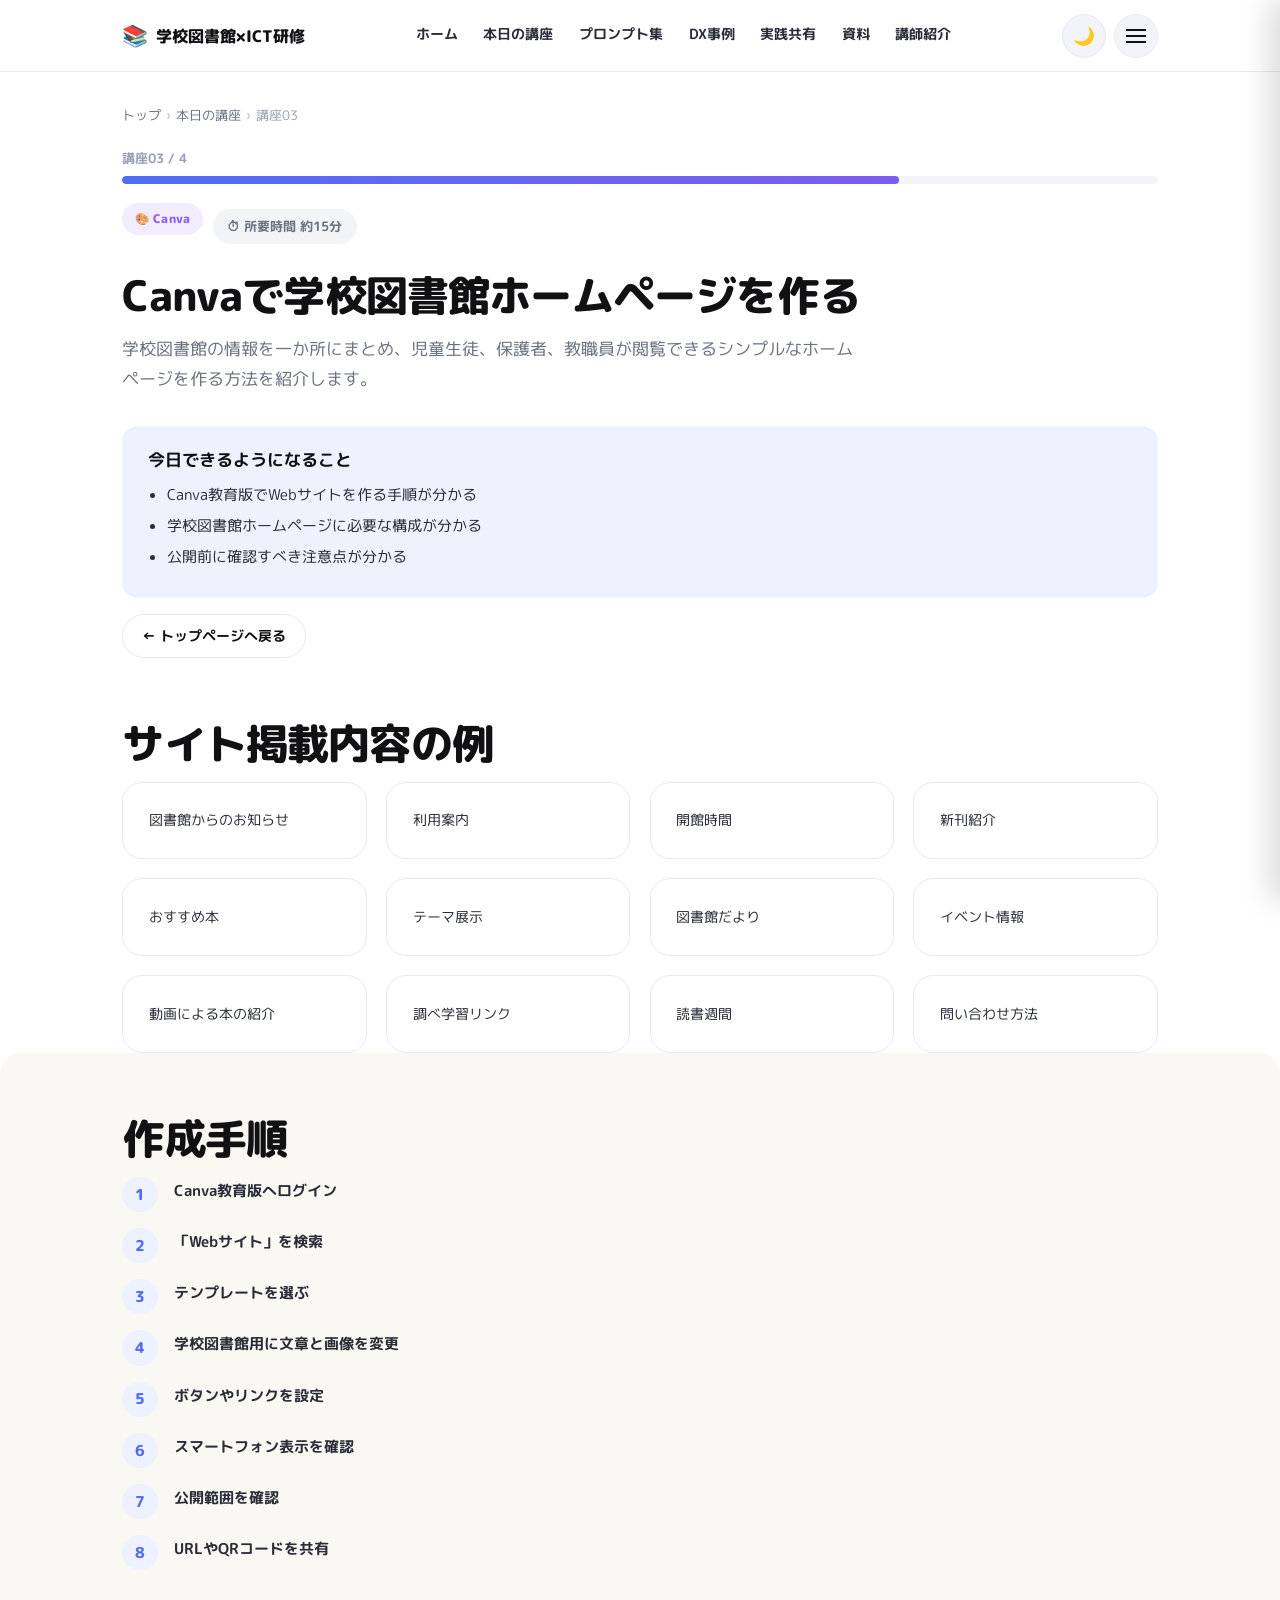
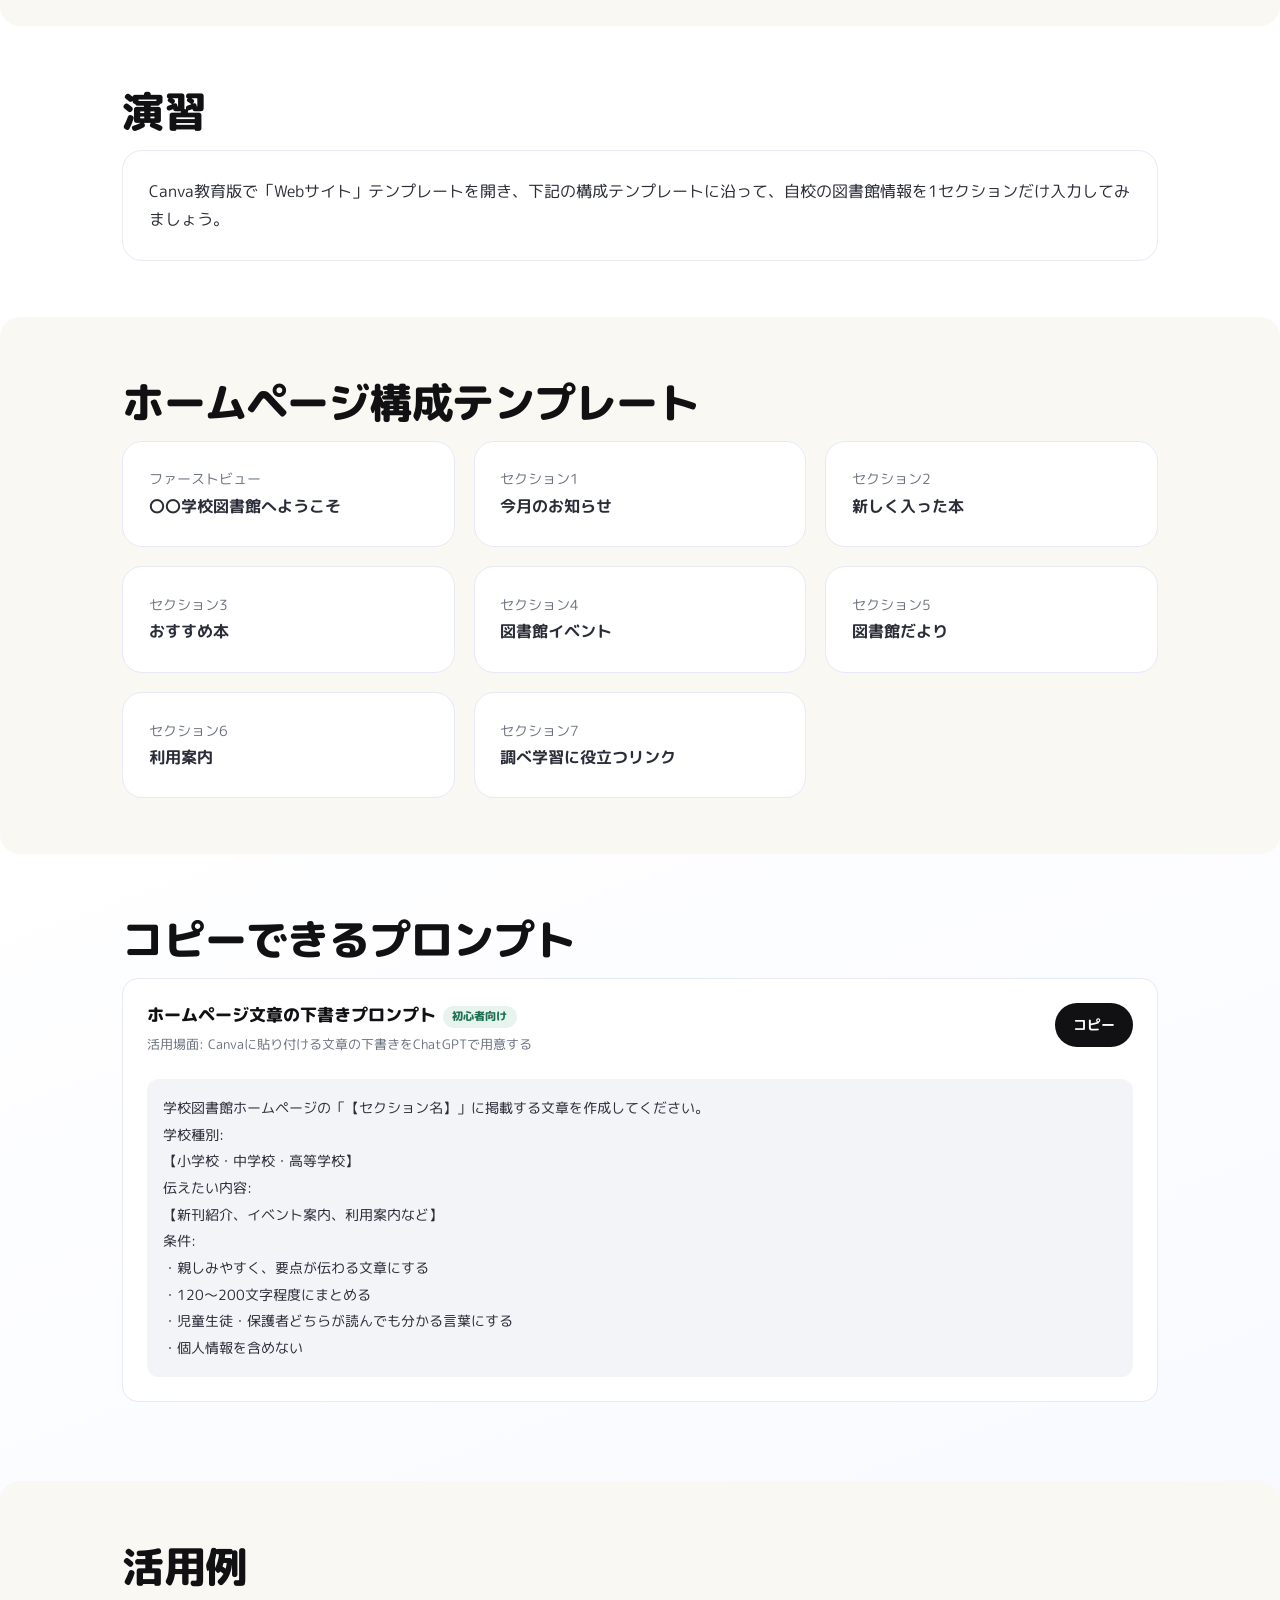
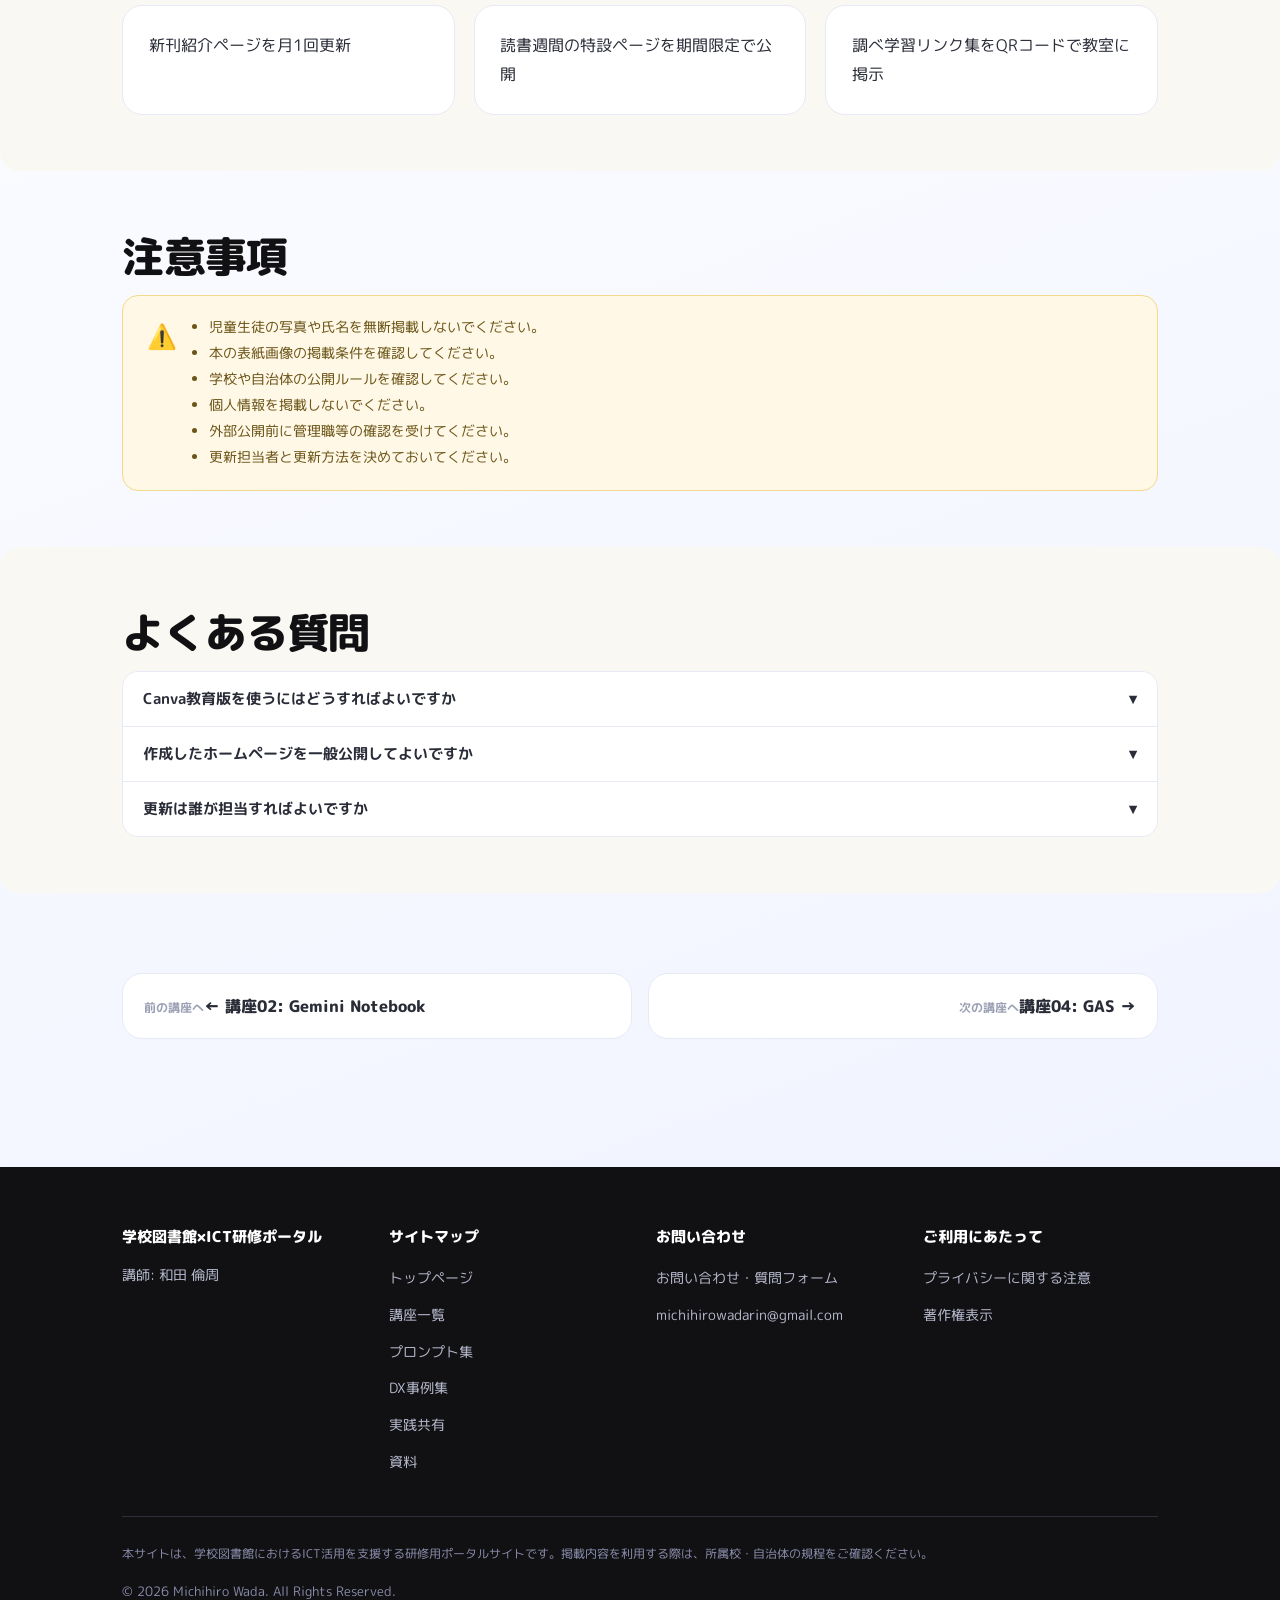
<file: courses/course04-canva-website.html>
<!DOCTYPE html>
<html lang="ja">
<head>
<meta charset="UTF-8">
<meta name="viewport" content="width=device-width, initial-scale=1.0">
<title>講座03: Canvaで学校図書館ホームページを作る | 学校図書館×ICT研修ポータル</title>
<meta name="description" content="Canva教育版のWebサイト機能を使い、学校図書館の情報を一か所にまとめたホームページを作る手順を紹介します。">
<link rel="canonical" href="【ここにこのページの公開URLを入力】">
<link rel="preconnect" href="https://fonts.googleapis.com">
<link rel="preconnect" href="https://fonts.gstatic.com" crossorigin>
<link href="https://fonts.googleapis.com/css2?family=M+PLUS+Rounded+1c:wght@400;500;700;800&display=swap" rel="stylesheet">
<link rel="stylesheet" href="../assets/css/style.css">
</head>
<body>
<a href="#main" class="sr-only">本文へスキップ</a>

<!-- ===== スプラッシュ演出(ページを開くたびに表示) ===== -->
<div id="splash" class="splash-overlay" data-repeat="true">
  <p class="splash-text">学校図書館×ICT<span class="splash-sub">本と人をつなぐ時間を、ICTでもっと豊かに。</span></p>
</div>

<header class="site-header">
  <div class="container">
    <a href="../index.html" class="site-logo"><span class="logo-icon" aria-hidden="true">📚</span>学校図書館×ICT研修</a>
    <nav class="nav-desktop" aria-label="メインメニュー">
      <a href="../index.html">ホーム</a>
      <a href="../index.html#courses">本日の講座</a>
      <a href="../prompts/prompt-library.html">プロンプト集</a>
      <a href="../cases/dx-cases.html">DX事例</a>
      <a href="../community/share.html">実践共有</a>
      <a href="../resources/resources.html">資料</a>
      <a href="../index.html#instructor">講師紹介</a>
    </nav>
    <div class="flex items-center gap-sm">
      <button class="theme-toggle" data-theme-toggle aria-label="ダークモードに切り替え">🌙</button>
      <button id="menuBtn" class="menu-btn" aria-label="メニューを開く" aria-expanded="false" aria-controls="drawer">
        <span></span><span></span><span></span>
      </button>
    </div>
  </div>
</header>

<nav id="drawer" class="drawer" aria-label="サイト内メニュー">
  <button id="drawerClose" class="drawer-close" aria-label="メニューを閉じる">&times;</button>
  <ul><li><a href="../index.html">ホーム</a></li><li><a href="../index.html#purpose">目的から探す</a></li></ul>
  <h3>本日の講座</h3>
  <ul>
    <li><a href="../index.html#courses">講座一覧(全4講座)</a></li>
    <li><a href="course03-slido.html">事前アンケート: Slido</a></li>
    <li><a href="course01-chatgpt.html">講座01: ChatGPT</a></li>
    <li><a href="course02-gemini-notebook.html">講座02: Gemini Notebook</a></li>
    <li><a href="course04-canva-website.html" data-nav-link>講座03: Canva</a></li>
    <li><a href="course05-gas-dx.html">講座04: GAS</a></li>
  </ul>
  <h3>研修後も使う</h3>
  <ul>
    <li><a href="../prompts/prompt-library.html">プロンプト集</a></li>
    <li><a href="../cases/dx-cases.html">DX事例集</a></li>
    <li><a href="../community/share.html">実践共有・質問</a></li>
    <li><a href="../resources/resources.html">資料・リンク集</a></li>
  </ul>
  <h3>講師について</h3>
  <ul><li><a href="../index.html#instructor">講師紹介</a></li><li><a href="../index.html#books">著作紹介</a></li></ul>
  <ul style="border-top:1px solid var(--color-border); padding-top:1rem; margin-top:1rem;">
    <li><a href="../index.html#faq">よくある質問</a></li>
    <li><a href="../index.html#privacy">個人情報の取扱い</a></li>
  </ul>
</nav>
<div id="overlay" class="overlay"></div>

<main id="main">
  <section class="course-hero">
    <div class="container">
      <p class="breadcrumb"><a href="../index.html">トップ</a><span>›</span><a href="../index.html#courses">本日の講座</a><span>›</span><span>講座03</span></p>
      <div class="progress-bar-wrap">
        <p class="progress-label">講座03 / 4</p>
        <div class="progress-track"><div class="progress-fill" style="width:75%;"></div></div>
      </div>
      <div class="course-meta-row">
        <span class="tool-badge tool-canva">🎨 Canva</span>
        <span class="pill-time">⏱ 所要時間 約15分</span>
      </div>
      <h1 class="h-section">Canvaで学校図書館ホームページを作る</h1>
      <p class="lead">学校図書館の情報を一か所にまとめ、児童生徒、保護者、教職員が閲覧できるシンプルなホームページを作る方法を紹介します。</p>
      <div class="goal-box">
        <h2>今日できるようになること</h2>
        <ul>
          <li>Canva教育版でWebサイトを作る手順が分かる</li>
          <li>学校図書館ホームページに必要な構成が分かる</li>
          <li>公開前に確認すべき注意点が分かる</li>
        </ul>
      </div>
      <a href="../index.html#courses" class="btn btn-outline btn-sm">← トップページへ戻る</a>
    </div>
  </section>

  <section class="section-tight">
    <div class="container">
      <h2 class="h-section">サイト掲載内容の例</h2>
      <div class="grid grid-3">
        <div class="card text-sm">図書館からのお知らせ</div>
        <div class="card text-sm">利用案内</div>
        <div class="card text-sm">開館時間</div>
        <div class="card text-sm">新刊紹介</div>
        <div class="card text-sm">おすすめ本</div>
        <div class="card text-sm">テーマ展示</div>
        <div class="card text-sm">図書館だより</div>
        <div class="card text-sm">イベント情報</div>
        <div class="card text-sm">動画による本の紹介</div>
        <div class="card text-sm">調べ学習リンク</div>
        <div class="card text-sm">読書週間</div>
        <div class="card text-sm">問い合わせ方法</div>
      </div>
    </div>
  </section>

  <!-- 作成手順 -->
  <section class="section bg-ivory rounded-section">
    <div class="container">
      <h2 class="h-section">作成手順</h2>
      <div class="step-list">
        <div class="step-item"><span class="step-num">1</span><div class="step-text"><strong>Canva教育版へログイン</strong></div></div>
        <div class="step-item"><span class="step-num">2</span><div class="step-text"><strong>「Webサイト」を検索</strong></div></div>
        <div class="step-item"><span class="step-num">3</span><div class="step-text"><strong>テンプレートを選ぶ</strong></div></div>
        <div class="step-item"><span class="step-num">4</span><div class="step-text"><strong>学校図書館用に文章と画像を変更</strong></div></div>
        <div class="step-item"><span class="step-num">5</span><div class="step-text"><strong>ボタンやリンクを設定</strong></div></div>
        <div class="step-item"><span class="step-num">6</span><div class="step-text"><strong>スマートフォン表示を確認</strong></div></div>
        <div class="step-item"><span class="step-num">7</span><div class="step-text"><strong>公開範囲を確認</strong></div></div>
        <div class="step-item"><span class="step-num">8</span><div class="step-text"><strong>URLやQRコードを共有</strong></div></div>
      </div>
    </div>
  </section>

  <!-- 演習 -->
  <section class="section">
    <div class="container">
      <h2 class="h-section">演習</h2>
      <div class="card"><p class="mb-0">Canva教育版で「Webサイト」テンプレートを開き、下記の構成テンプレートに沿って、自校の図書館情報を1セクションだけ入力してみましょう。</p></div>
    </div>
  </section>

  <!-- ホームページ構成テンプレート -->
  <section class="section bg-ivory rounded-section">
    <div class="container">
      <h2 class="h-section">ホームページ構成テンプレート</h2>
      <div class="grid grid-2">
        <div class="card"><p class="text-sm text-sub mb-0">ファーストビュー</p><p class="mb-0" style="font-weight:700;">〇〇学校図書館へようこそ</p></div>
        <div class="card"><p class="text-sm text-sub mb-0">セクション1</p><p class="mb-0" style="font-weight:700;">今月のお知らせ</p></div>
        <div class="card"><p class="text-sm text-sub mb-0">セクション2</p><p class="mb-0" style="font-weight:700;">新しく入った本</p></div>
        <div class="card"><p class="text-sm text-sub mb-0">セクション3</p><p class="mb-0" style="font-weight:700;">おすすめ本</p></div>
        <div class="card"><p class="text-sm text-sub mb-0">セクション4</p><p class="mb-0" style="font-weight:700;">図書館イベント</p></div>
        <div class="card"><p class="text-sm text-sub mb-0">セクション5</p><p class="mb-0" style="font-weight:700;">図書館だより</p></div>
        <div class="card"><p class="text-sm text-sub mb-0">セクション6</p><p class="mb-0" style="font-weight:700;">利用案内</p></div>
        <div class="card"><p class="text-sm text-sub mb-0">セクション7</p><p class="mb-0" style="font-weight:700;">調べ学習に役立つリンク</p></div>
      </div>
    </div>
  </section>

  <!-- コピーできるプロンプト(補助) -->
  <section class="section">
    <div class="container">
      <h2 class="h-section">コピーできるプロンプト</h2>
      <div class="prompt-card">
        <div class="prompt-head">
          <div><h4>ホームページ文章の下書きプロンプト<span class="beginner-label">初心者向け</span></h4><p class="prompt-scene">活用場面: Canvaに貼り付ける文章の下書きをChatGPTで用意する</p></div>
          <button class="copy-btn" data-copy-target="#p-website"><span class="copy-label">コピー</span></button>
        </div>
        <div id="p-website" class="prompt-body">学校図書館ホームページの「【セクション名】」に掲載する文章を作成してください。
学校種別:
【小学校・中学校・高等学校】
伝えたい内容:
【新刊紹介、イベント案内、利用案内など】
条件:
・親しみやすく、要点が伝わる文章にする
・120〜200文字程度にまとめる
・児童生徒・保護者どちらが読んでも分かる言葉にする
・個人情報を含めない</div>
      </div>
    </div>
  </section>

  <!-- 活用例 -->
  <section class="section bg-ivory rounded-section">
    <div class="container">
      <h2 class="h-section">活用例</h2>
      <div class="grid grid-3">
        <div class="card"><p class="mb-0">新刊紹介ページを月1回更新</p></div>
        <div class="card"><p class="mb-0">読書週間の特設ページを期間限定で公開</p></div>
        <div class="card"><p class="mb-0">調べ学習リンク集をQRコードで教室に掲示</p></div>
      </div>
    </div>
  </section>

  <!-- 注意事項 -->
  <section class="section">
    <div class="container">
      <h2 class="h-section">注意事項</h2>
      <div class="caution-card">
        <span class="material-icon" aria-hidden="true">⚠️</span>
        <ul>
          <li>児童生徒の写真や氏名を無断掲載しないでください。</li>
          <li>本の表紙画像の掲載条件を確認してください。</li>
          <li>学校や自治体の公開ルールを確認してください。</li>
          <li>個人情報を掲載しないでください。</li>
          <li>外部公開前に管理職等の確認を受けてください。</li>
          <li>更新担当者と更新方法を決めておいてください。</li>
        </ul>
      </div>
    </div>
  </section>

  <!-- FAQ -->
  <section class="section bg-ivory rounded-section">
    <div class="container">
      <h2 class="h-section">よくある質問</h2>
      <div class="accordion">
        <div class="accordion-item">
          <button class="accordion-trigger" aria-expanded="false" aria-controls="c4faq1">Canva教育版を使うにはどうすればよいですか<span class="chevron">▾</span></button>
          <div id="c4faq1" class="accordion-panel"><p class="mb-0">学校のメールアドレスで教育版を申請できる場合があります。詳しくは自治体・学校のICT担当者にご確認ください。</p></div>
        </div>
        <div class="accordion-item">
          <button class="accordion-trigger" aria-expanded="false" aria-controls="c4faq2">作成したホームページを一般公開してよいですか<span class="chevron">▾</span></button>
          <div id="c4faq2" class="accordion-panel"><p class="mb-0">公開前に管理職等の確認を受け、学校・自治体の公開ルールに従ってください。</p></div>
        </div>
        <div class="accordion-item">
          <button class="accordion-trigger" aria-expanded="false" aria-controls="c4faq3">更新は誰が担当すればよいですか<span class="chevron">▾</span></button>
          <div id="c4faq3" class="accordion-panel"><p class="mb-0">担当者を決めておくと更新が続けやすくなります。複数人で編集権限を持つ運用も検討してください。</p></div>
        </div>
      </div>
    </div>
  </section>

  <section class="section-narrow">
    <div class="container">
      <div class="course-pager">
        <a href="course02-gemini-notebook.html" class="card card-hover pager-link"><span class="pager-label">前の講座へ</span><span class="pager-title">← 講座02: Gemini Notebook</span></a>
        <a href="course05-gas-dx.html" class="card card-hover pager-link next"><span class="pager-label">次の講座へ</span><span class="pager-title">講座04: GAS →</span></a>
      </div>
    </div>
  </section>
</main>

<footer class="site-footer">
  <div class="container">
    <div class="footer-grid">
      <div><p class="footer-title">学校図書館×ICT研修ポータル</p><p class="text-sm" style="color:#b6b9cc;">講師: 和田 倫周</p></div>
      <div><p class="footer-title">サイトマップ</p><ul>
        <li><a href="../index.html">トップページ</a></li>
        <li><a href="../index.html#courses">講座一覧</a></li>
        <li><a href="../prompts/prompt-library.html">プロンプト集</a></li>
        <li><a href="../cases/dx-cases.html">DX事例集</a></li>
        <li><a href="../community/share.html">実践共有</a></li>
        <li><a href="../resources/resources.html">資料</a></li>
      </ul></div>
      <div><p class="footer-title">お問い合わせ</p><ul>
        <li><a href="../community/share.html">お問い合わせ・質問フォーム</a></li>
        <li><a href="mailto:michihirowadarin@gmail.com">michihirowadarin@gmail.com</a></li>
      </ul></div>
      <div><p class="footer-title">ご利用にあたって</p><ul>
        <li><a href="../index.html#privacy">プライバシーに関する注意</a></li>
        <li><a href="../index.html#copyright">著作権表示</a></li>
      </ul></div>
    </div>
    <div class="footer-note">
      <p>本サイトは、学校図書館におけるICT活用を支援する研修用ポータルサイトです。掲載内容を利用する際は、所属校・自治体の規程をご確認ください。</p>
      <p class="footer-copyright">&copy; 2026 Michihiro Wada. All Rights Reserved.</p>
    </div>
  </div>
</footer>

<button id="backToTop" class="back-to-top" aria-label="ページ上部へ戻る">↑</button>
<div id="toast" class="toast" role="status" aria-live="polite"></div>
<script src="../assets/js/main.js"></script>
</body>
</html>
</file>
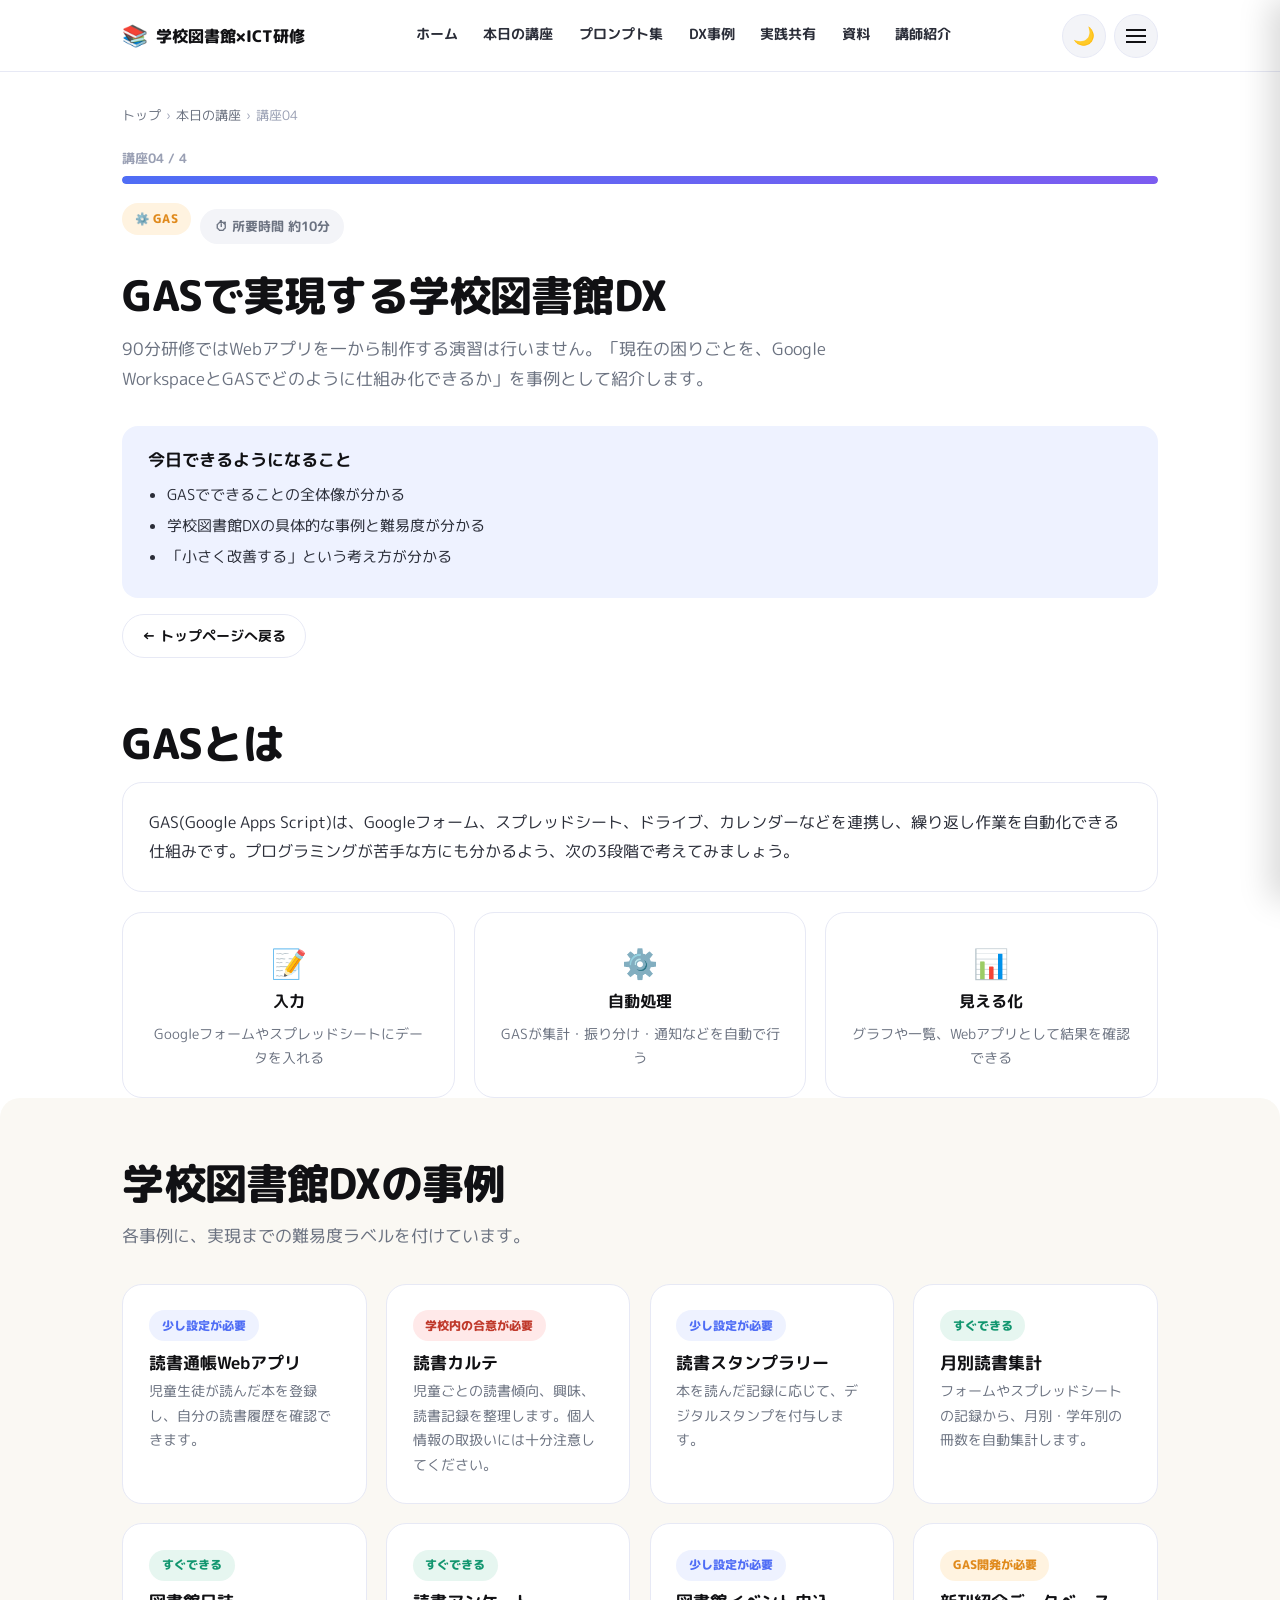
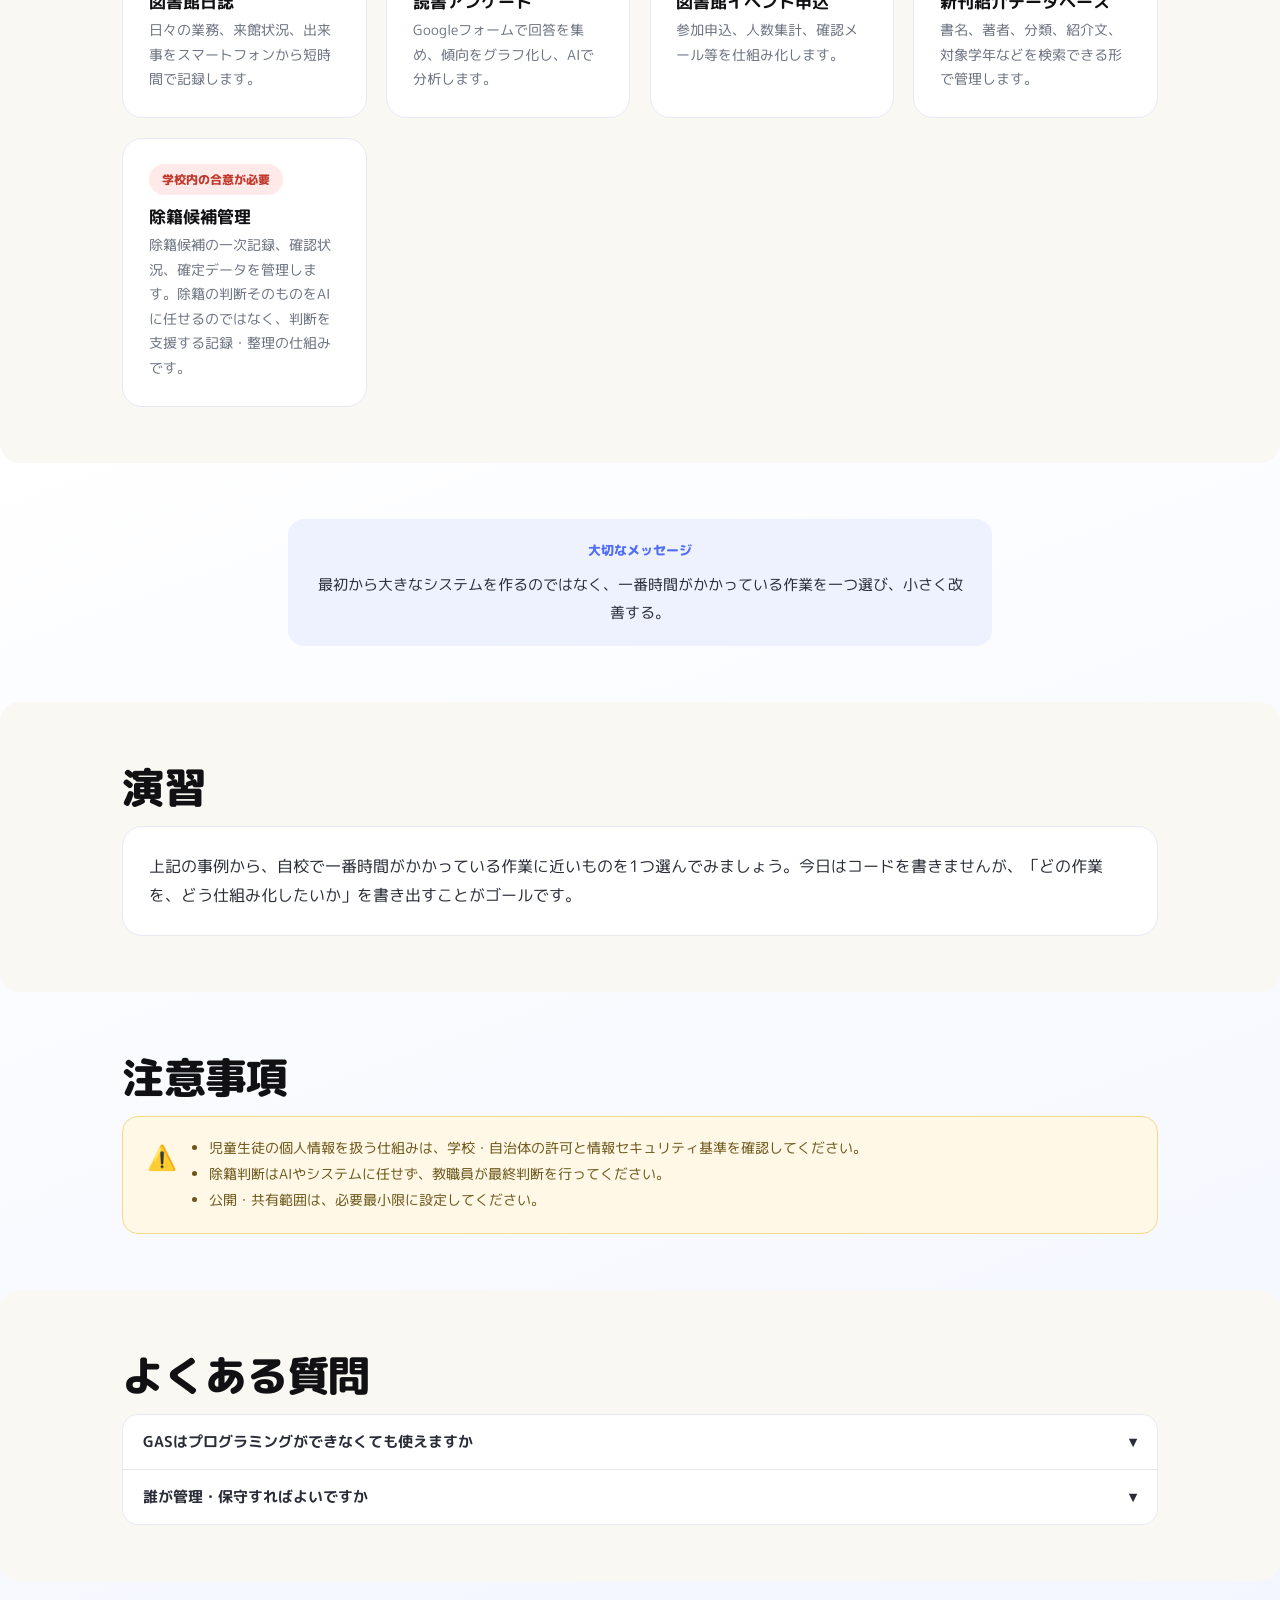
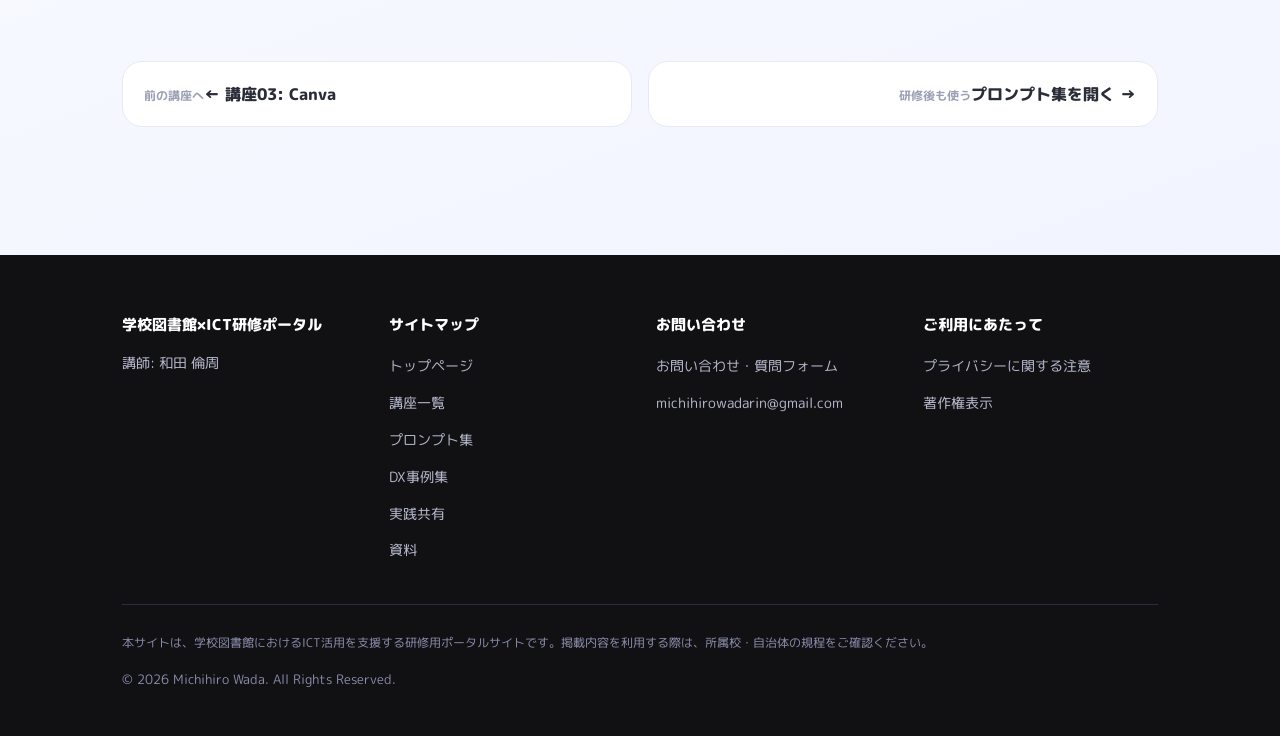
<file: courses/course05-gas-dx.html>
<!DOCTYPE html>
<html lang="ja">
<head>
<meta charset="UTF-8">
<meta name="viewport" content="width=device-width, initial-scale=1.0">
<title>講座04: GASで実現する学校図書館DX | 学校図書館×ICT研修ポータル</title>
<meta name="description" content="Googleフォーム・スプレッドシート・GASを組み合わせて、読書通帳や集計、図書館日誌などを仕組み化する学校図書館DXの事例を紹介します。">
<link rel="canonical" href="【ここにこのページの公開URLを入力】">
<link rel="preconnect" href="https://fonts.googleapis.com">
<link rel="preconnect" href="https://fonts.gstatic.com" crossorigin>
<link href="https://fonts.googleapis.com/css2?family=M+PLUS+Rounded+1c:wght@400;500;700;800&display=swap" rel="stylesheet">
<link rel="stylesheet" href="../assets/css/style.css">
</head>
<body>
<a href="#main" class="sr-only">本文へスキップ</a>

<!-- ===== スプラッシュ演出(ページを開くたびに表示) ===== -->
<div id="splash" class="splash-overlay" data-repeat="true">
  <p class="splash-text">学校図書館×ICT<span class="splash-sub">本と人をつなぐ時間を、ICTでもっと豊かに。</span></p>
</div>

<header class="site-header">
  <div class="container">
    <a href="../index.html" class="site-logo"><span class="logo-icon" aria-hidden="true">📚</span>学校図書館×ICT研修</a>
    <nav class="nav-desktop" aria-label="メインメニュー">
      <a href="../index.html">ホーム</a>
      <a href="../index.html#courses">本日の講座</a>
      <a href="../prompts/prompt-library.html">プロンプト集</a>
      <a href="../cases/dx-cases.html">DX事例</a>
      <a href="../community/share.html">実践共有</a>
      <a href="../resources/resources.html">資料</a>
      <a href="../index.html#instructor">講師紹介</a>
    </nav>
    <div class="flex items-center gap-sm">
      <button class="theme-toggle" data-theme-toggle aria-label="ダークモードに切り替え">🌙</button>
      <button id="menuBtn" class="menu-btn" aria-label="メニューを開く" aria-expanded="false" aria-controls="drawer">
        <span></span><span></span><span></span>
      </button>
    </div>
  </div>
</header>

<nav id="drawer" class="drawer" aria-label="サイト内メニュー">
  <button id="drawerClose" class="drawer-close" aria-label="メニューを閉じる">&times;</button>
  <ul><li><a href="../index.html">ホーム</a></li><li><a href="../index.html#purpose">目的から探す</a></li></ul>
  <h3>本日の講座</h3>
  <ul>
    <li><a href="../index.html#courses">講座一覧(全4講座)</a></li>
    <li><a href="course03-slido.html">事前アンケート: Slido</a></li>
    <li><a href="course01-chatgpt.html">講座01: ChatGPT</a></li>
    <li><a href="course02-gemini-notebook.html">講座02: Gemini Notebook</a></li>
    <li><a href="course04-canva-website.html">講座03: Canva</a></li>
    <li><a href="course05-gas-dx.html" data-nav-link>講座04: GAS</a></li>
  </ul>
  <h3>研修後も使う</h3>
  <ul>
    <li><a href="../prompts/prompt-library.html">プロンプト集</a></li>
    <li><a href="../cases/dx-cases.html">DX事例集</a></li>
    <li><a href="../community/share.html">実践共有・質問</a></li>
    <li><a href="../resources/resources.html">資料・リンク集</a></li>
  </ul>
  <h3>講師について</h3>
  <ul><li><a href="../index.html#instructor">講師紹介</a></li><li><a href="../index.html#books">著作紹介</a></li></ul>
  <ul style="border-top:1px solid var(--color-border); padding-top:1rem; margin-top:1rem;">
    <li><a href="../index.html#faq">よくある質問</a></li>
    <li><a href="../index.html#privacy">個人情報の取扱い</a></li>
  </ul>
</nav>
<div id="overlay" class="overlay"></div>

<main id="main">
  <section class="course-hero">
    <div class="container">
      <p class="breadcrumb"><a href="../index.html">トップ</a><span>›</span><a href="../index.html#courses">本日の講座</a><span>›</span><span>講座04</span></p>
      <div class="progress-bar-wrap">
        <p class="progress-label">講座04 / 4</p>
        <div class="progress-track"><div class="progress-fill" style="width:100%;"></div></div>
      </div>
      <div class="course-meta-row">
        <span class="tool-badge tool-gas">⚙️ GAS</span>
        <span class="pill-time">⏱ 所要時間 約10分</span>
      </div>
      <h1 class="h-section">GASで実現する学校図書館DX</h1>
      <p class="lead">90分研修ではWebアプリを一から制作する演習は行いません。「現在の困りごとを、Google WorkspaceとGASでどのように仕組み化できるか」を事例として紹介します。</p>
      <div class="goal-box">
        <h2>今日できるようになること</h2>
        <ul>
          <li>GASでできることの全体像が分かる</li>
          <li>学校図書館DXの具体的な事例と難易度が分かる</li>
          <li>「小さく改善する」という考え方が分かる</li>
        </ul>
      </div>
      <a href="../index.html#courses" class="btn btn-outline btn-sm">← トップページへ戻る</a>
    </div>
  </section>

  <!-- 入力→自動処理→見える化 -->
  <section class="section-tight">
    <div class="container">
      <h2 class="h-section">GASとは</h2>
      <div class="card">
        <p class="mb-0">GAS(Google Apps Script)は、Googleフォーム、スプレッドシート、ドライブ、カレンダーなどを連携し、繰り返し作業を自動化できる仕組みです。プログラミングが苦手な方にも分かるよう、次の3段階で考えてみましょう。</p>
      </div>
      <div class="grid grid-3" style="margin-top:1.2rem;">
        <div class="card text-center"><p style="font-size:1.8rem; margin:0;">📝</p><h3 style="font-size:1rem;">入力</h3><p class="text-sm text-sub mb-0">Googleフォームやスプレッドシートにデータを入れる</p></div>
        <div class="card text-center"><p style="font-size:1.8rem; margin:0;">⚙️</p><h3 style="font-size:1rem;">自動処理</h3><p class="text-sm text-sub mb-0">GASが集計・振り分け・通知などを自動で行う</p></div>
        <div class="card text-center"><p style="font-size:1.8rem; margin:0;">📊</p><h3 style="font-size:1rem;">見える化</h3><p class="text-sm text-sub mb-0">グラフや一覧、Webアプリとして結果を確認できる</p></div>
      </div>
    </div>
  </section>

  <!-- 学校図書館DXの事例 -->
  <section class="section bg-ivory rounded-section">
    <div class="container">
      <h2 class="h-section">学校図書館DXの事例</h2>
      <p class="lead">各事例に、実現までの難易度ラベルを付けています。</p>
      <div class="grid grid-3">
        <div class="card">
          <span class="difficulty setup">少し設定が必要</span>
          <h3 style="font-size:1.05rem; margin:.6rem 0 .3rem;">読書通帳Webアプリ</h3>
          <p class="text-sm text-sub mb-0">児童生徒が読んだ本を登録し、自分の読書履歴を確認できます。</p>
        </div>
        <div class="card">
          <span class="difficulty agree">学校内の合意が必要</span>
          <h3 style="font-size:1.05rem; margin:.6rem 0 .3rem;">読書カルテ</h3>
          <p class="text-sm text-sub mb-0">児童ごとの読書傾向、興味、読書記録を整理します。個人情報の取扱いには十分注意してください。</p>
        </div>
        <div class="card">
          <span class="difficulty setup">少し設定が必要</span>
          <h3 style="font-size:1.05rem; margin:.6rem 0 .3rem;">読書スタンプラリー</h3>
          <p class="text-sm text-sub mb-0">本を読んだ記録に応じて、デジタルスタンプを付与します。</p>
        </div>
        <div class="card">
          <span class="difficulty easy">すぐできる</span>
          <h3 style="font-size:1.05rem; margin:.6rem 0 .3rem;">月別読書集計</h3>
          <p class="text-sm text-sub mb-0">フォームやスプレッドシートの記録から、月別・学年別の冊数を自動集計します。</p>
        </div>
        <div class="card">
          <span class="difficulty easy">すぐできる</span>
          <h3 style="font-size:1.05rem; margin:.6rem 0 .3rem;">図書館日誌</h3>
          <p class="text-sm text-sub mb-0">日々の業務、来館状況、出来事をスマートフォンから短時間で記録します。</p>
        </div>
        <div class="card">
          <span class="difficulty easy">すぐできる</span>
          <h3 style="font-size:1.05rem; margin:.6rem 0 .3rem;">読書アンケート</h3>
          <p class="text-sm text-sub mb-0">Googleフォームで回答を集め、傾向をグラフ化し、AIで分析します。</p>
        </div>
        <div class="card">
          <span class="difficulty setup">少し設定が必要</span>
          <h3 style="font-size:1.05rem; margin:.6rem 0 .3rem;">図書館イベント申込</h3>
          <p class="text-sm text-sub mb-0">参加申込、人数集計、確認メール等を仕組み化します。</p>
        </div>
        <div class="card">
          <span class="difficulty dev">GAS開発が必要</span>
          <h3 style="font-size:1.05rem; margin:.6rem 0 .3rem;">新刊紹介データベース</h3>
          <p class="text-sm text-sub mb-0">書名、著者、分類、紹介文、対象学年などを検索できる形で管理します。</p>
        </div>
        <div class="card">
          <span class="difficulty agree">学校内の合意が必要</span>
          <h3 style="font-size:1.05rem; margin:.6rem 0 .3rem;">除籍候補管理</h3>
          <p class="text-sm text-sub mb-0">除籍候補の一次記録、確認状況、確定データを管理します。除籍の判断そのものをAIに任せるのではなく、判断を支援する記録・整理の仕組みです。</p>
        </div>
      </div>
    </div>
  </section>

  <!-- 大切なメッセージ -->
  <section class="section">
    <div class="container">
      <div class="speech-bubble" style="max-width:44rem; margin:0 auto; text-align:center;">
        <span class="speech-label">大切なメッセージ</span>
        最初から大きなシステムを作るのではなく、一番時間がかかっている作業を一つ選び、小さく改善する。
      </div>
    </div>
  </section>

  <!-- 演習(体験する場合の案内) -->
  <section class="section bg-ivory rounded-section">
    <div class="container">
      <h2 class="h-section">演習</h2>
      <div class="card"><p class="mb-0">上記の事例から、自校で一番時間がかかっている作業に近いものを1つ選んでみましょう。今日はコードを書きませんが、「どの作業を、どう仕組み化したいか」を書き出すことがゴールです。</p></div>
    </div>
  </section>

  <!-- 注意事項 -->
  <section class="section">
    <div class="container">
      <h2 class="h-section">注意事項</h2>
      <div class="caution-card">
        <span class="material-icon" aria-hidden="true">⚠️</span>
        <ul>
          <li>児童生徒の個人情報を扱う仕組みは、学校・自治体の許可と情報セキュリティ基準を確認してください。</li>
          <li>除籍判断はAIやシステムに任せず、教職員が最終判断を行ってください。</li>
          <li>公開・共有範囲は、必要最小限に設定してください。</li>
        </ul>
      </div>
    </div>
  </section>

  <!-- FAQ -->
  <section class="section bg-ivory rounded-section">
    <div class="container">
      <h2 class="h-section">よくある質問</h2>
      <div class="accordion">
        <div class="accordion-item">
          <button class="accordion-trigger" aria-expanded="false" aria-controls="c5faq1">GASはプログラミングができなくても使えますか<span class="chevron">▾</span></button>
          <div id="c5faq1" class="accordion-panel"><p class="mb-0">既存のテンプレートや、ICT支援員・詳しい教職員のサポートを得ることで、未経験でも扱える場合があります。まずは「すぐできる」事例から試すのがおすすめです。</p></div>
        </div>
        <div class="accordion-item">
          <button class="accordion-trigger" aria-expanded="false" aria-controls="c5faq2">誰が管理・保守すればよいですか<span class="chevron">▾</span></button>
          <div id="c5faq2" class="accordion-panel"><p class="mb-0">担当者の異動時に引き継げるよう、手順や設定をドキュメント化しておくことをおすすめします。</p></div>
        </div>
      </div>
    </div>
  </section>

  <section class="section-narrow">
    <div class="container">
      <div class="course-pager">
        <a href="course04-canva-website.html" class="card card-hover pager-link"><span class="pager-label">前の講座へ</span><span class="pager-title">← 講座03: Canva</span></a>
        <a href="../prompts/prompt-library.html" class="card card-hover pager-link next"><span class="pager-label">研修後も使う</span><span class="pager-title">プロンプト集を開く →</span></a>
      </div>
    </div>
  </section>
</main>

<footer class="site-footer">
  <div class="container">
    <div class="footer-grid">
      <div><p class="footer-title">学校図書館×ICT研修ポータル</p><p class="text-sm" style="color:#b6b9cc;">講師: 和田 倫周</p></div>
      <div><p class="footer-title">サイトマップ</p><ul>
        <li><a href="../index.html">トップページ</a></li>
        <li><a href="../index.html#courses">講座一覧</a></li>
        <li><a href="../prompts/prompt-library.html">プロンプト集</a></li>
        <li><a href="../cases/dx-cases.html">DX事例集</a></li>
        <li><a href="../community/share.html">実践共有</a></li>
        <li><a href="../resources/resources.html">資料</a></li>
      </ul></div>
      <div><p class="footer-title">お問い合わせ</p><ul>
        <li><a href="../community/share.html">お問い合わせ・質問フォーム</a></li>
        <li><a href="mailto:michihirowadarin@gmail.com">michihirowadarin@gmail.com</a></li>
      </ul></div>
      <div><p class="footer-title">ご利用にあたって</p><ul>
        <li><a href="../index.html#privacy">プライバシーに関する注意</a></li>
        <li><a href="../index.html#copyright">著作権表示</a></li>
      </ul></div>
    </div>
    <div class="footer-note">
      <p>本サイトは、学校図書館におけるICT活用を支援する研修用ポータルサイトです。掲載内容を利用する際は、所属校・自治体の規程をご確認ください。</p>
      <p class="footer-copyright">&copy; 2026 Michihiro Wada. All Rights Reserved.</p>
    </div>
  </div>
</footer>

<button id="backToTop" class="back-to-top" aria-label="ページ上部へ戻る">↑</button>
<div id="toast" class="toast" role="status" aria-live="polite"></div>
<script src="../assets/js/main.js"></script>
</body>
</html>
</file>
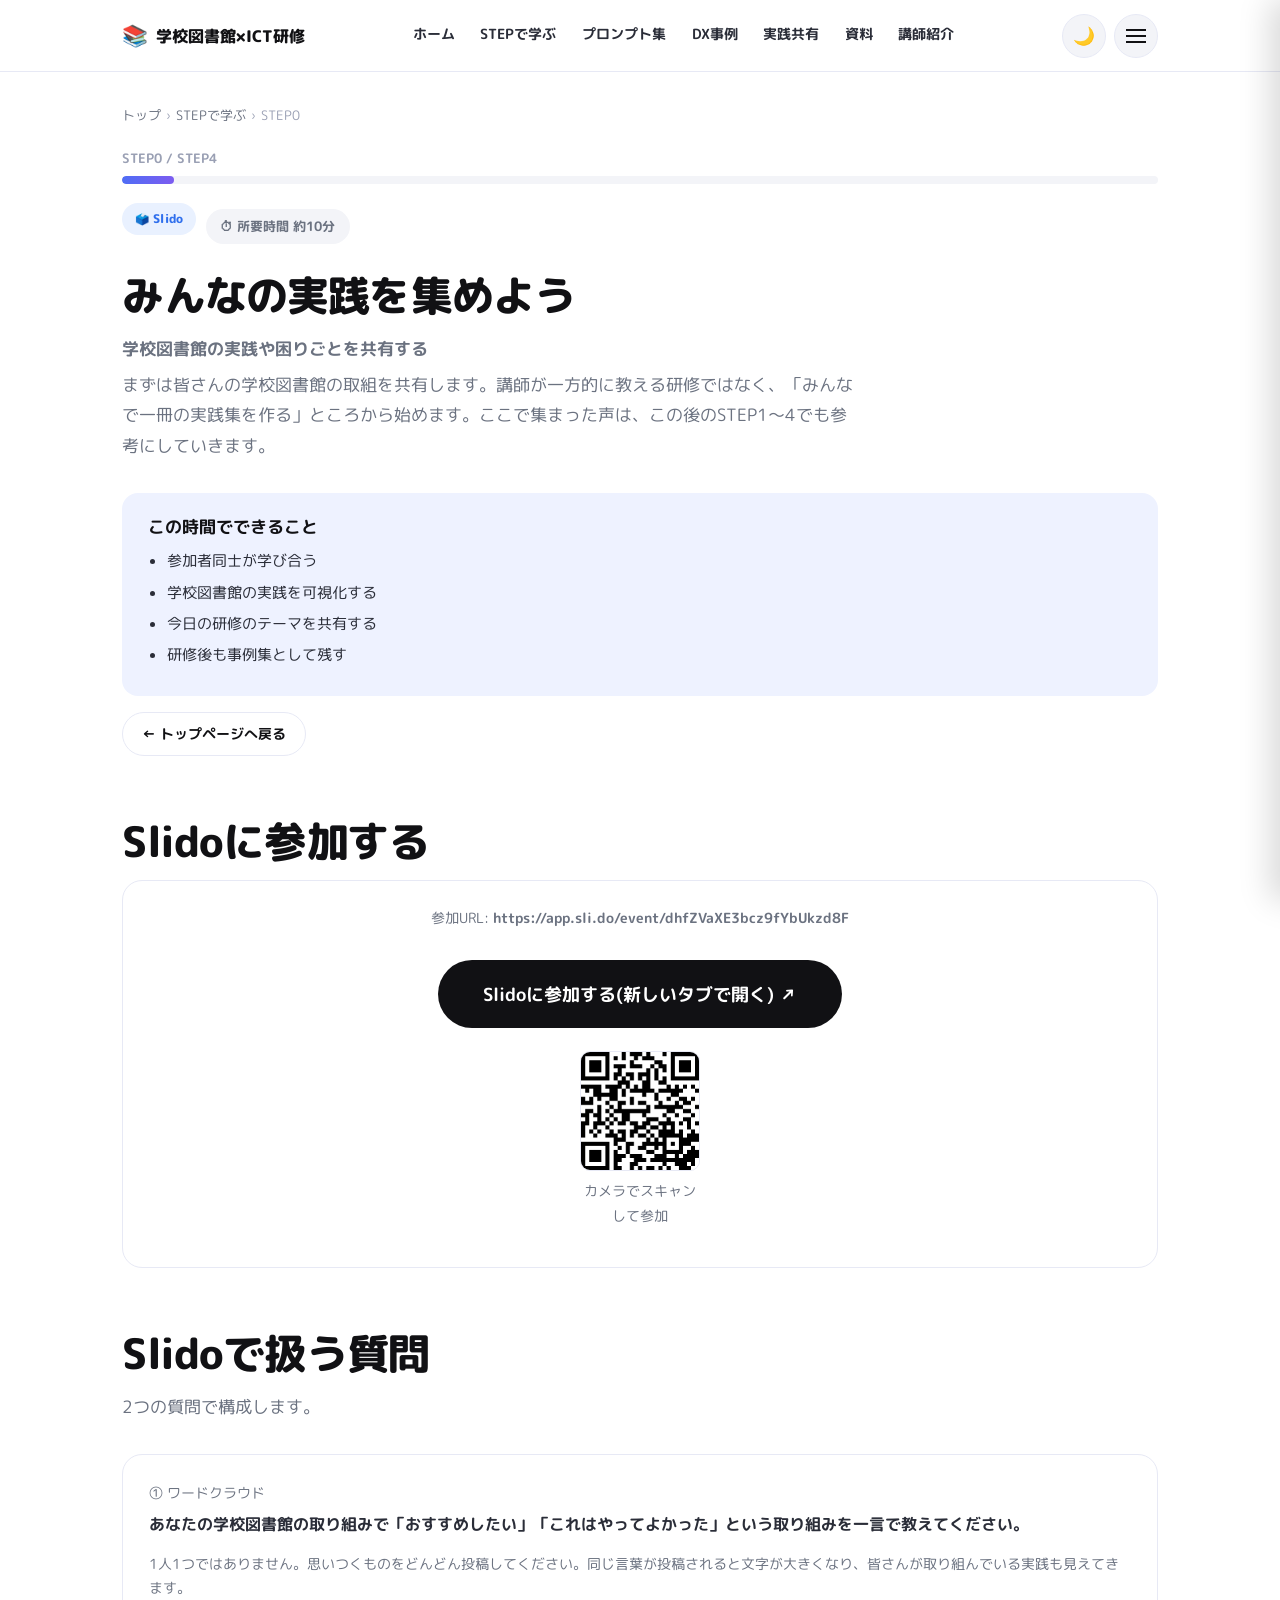
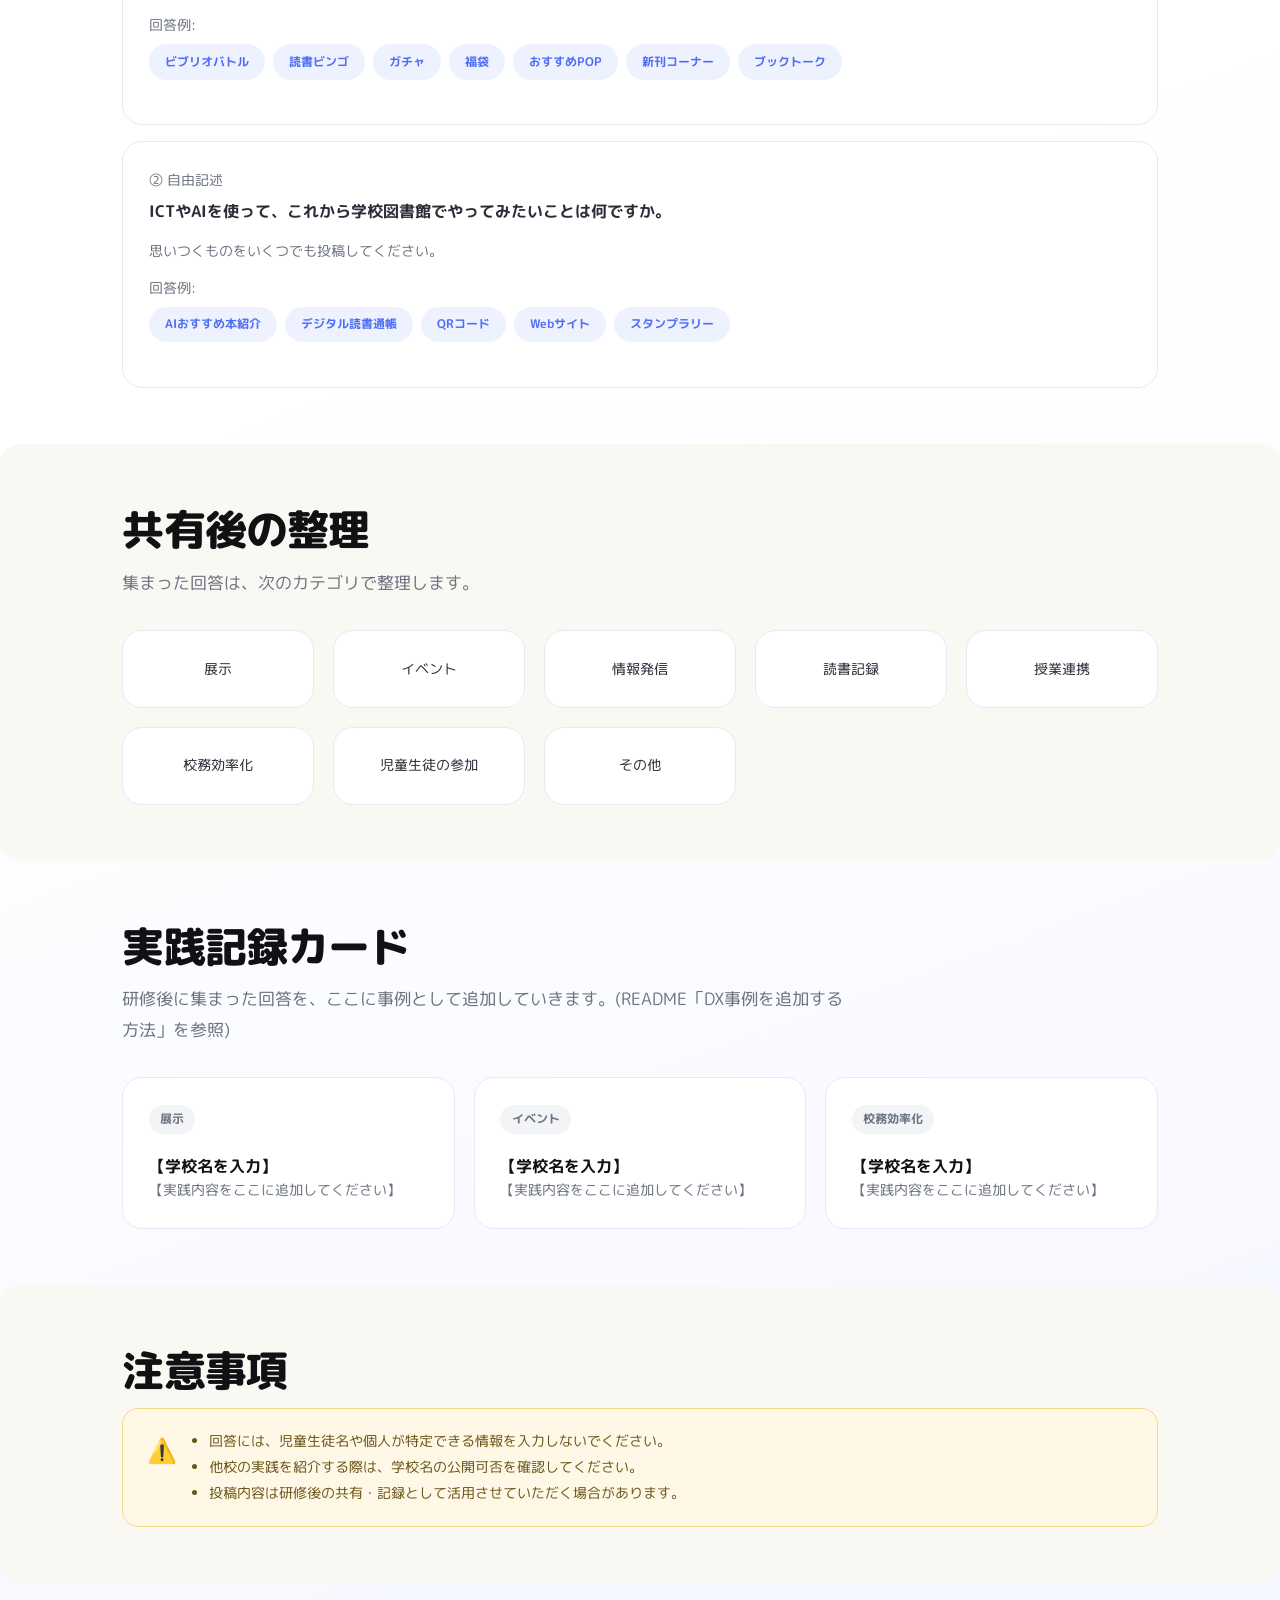
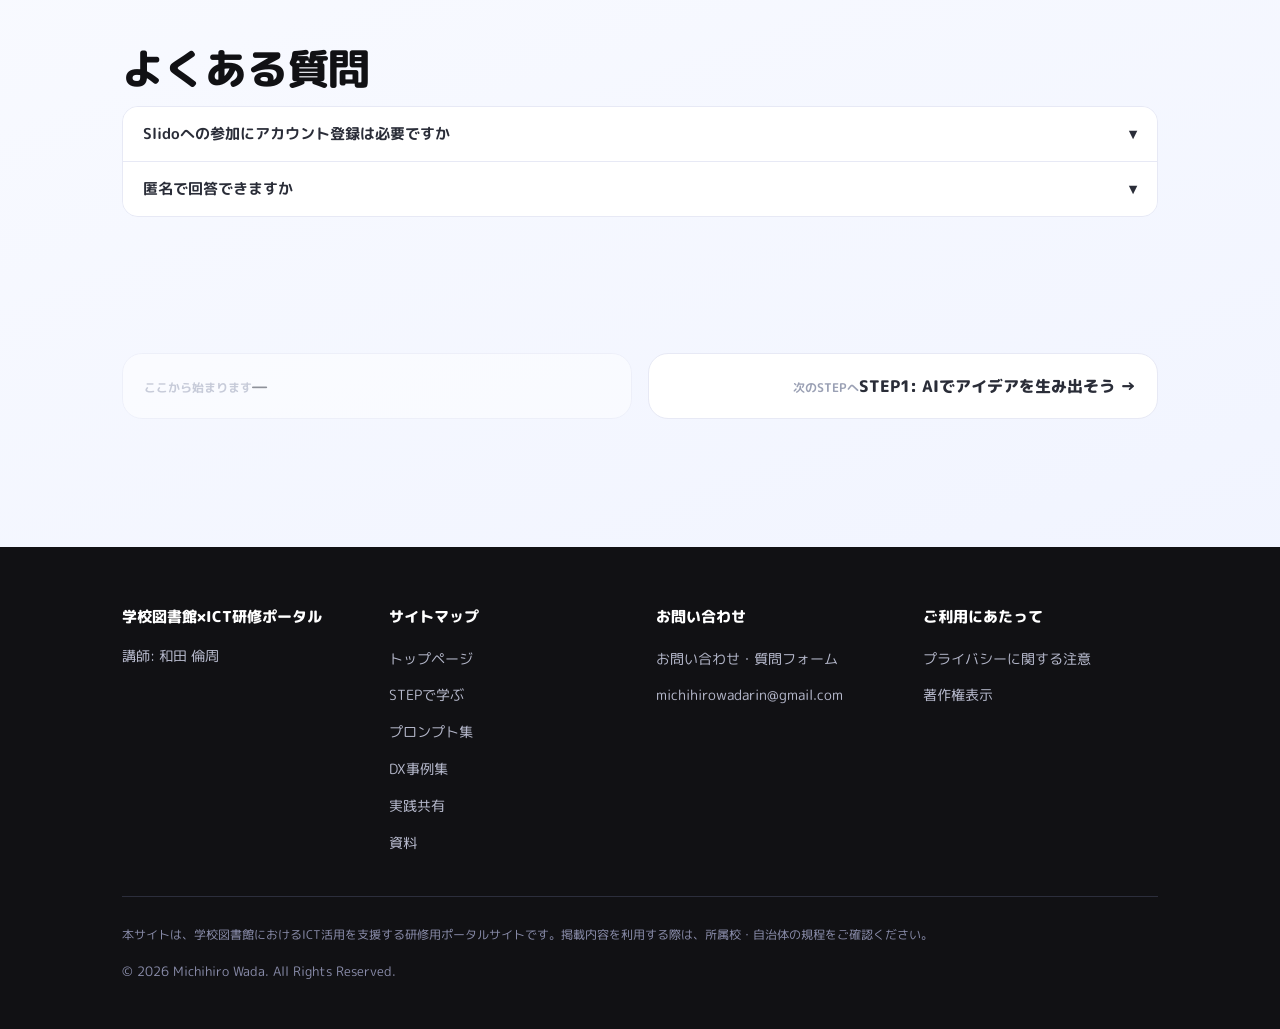
<file: courses/step0-slido.html>
<!DOCTYPE html>
<html lang="ja">
<head>
<meta charset="UTF-8">
<meta name="viewport" content="width=device-width, initial-scale=1.0">
<title>STEP0 みんなの実践を集めよう(Slido) | 学校図書館×ICT研修ポータル</title>
<meta name="description" content="学校図書館の困りごとを解決するストーリーの最初のSTEP。Slidoで参加者の学校図書館での取組や困りごとをリアルタイムに集約し、今日のテーマを共有します。">
<link rel="canonical" href="【ここにこのページの公開URLを入力】">
<link rel="preconnect" href="https://fonts.googleapis.com">
<link rel="preconnect" href="https://fonts.gstatic.com" crossorigin>
<link href="https://fonts.googleapis.com/css2?family=M+PLUS+Rounded+1c:wght@400;500;700;800&display=swap" rel="stylesheet">
<link rel="stylesheet" href="../assets/css/style.css">
</head>
<body>
<a href="#main" class="sr-only">本文へスキップ</a>

<!-- ===== スプラッシュ演出(ページを開くたびに表示) ===== -->
<div id="splash" class="splash-overlay" data-repeat="true">
  <p class="splash-text">学校図書館×ICT<span class="splash-sub">本と人をつなぐ時間を、ICTでもっと豊かに。</span></p>
</div>

<header class="site-header">
  <div class="container">
    <a href="../index.html" class="site-logo"><span class="logo-icon" aria-hidden="true">📚</span>学校図書館×ICT研修</a>
    <nav class="nav-desktop" aria-label="メインメニュー">
      <a href="../index.html">ホーム</a>
      <a href="../index.html#steps">STEPで学ぶ</a>
      <a href="../prompts/prompt-library.html">プロンプト集</a>
      <a href="../cases/dx-cases.html">DX事例</a>
      <a href="../community/share.html">実践共有</a>
      <a href="../resources/resources.html">資料</a>
      <a href="../index.html#instructor">講師紹介</a>
    </nav>
    <div class="flex items-center gap-sm">
      <button class="theme-toggle" data-theme-toggle aria-label="ダークモードに切り替え">🌙</button>
      <button id="menuBtn" class="menu-btn" aria-label="メニューを開く" aria-expanded="false" aria-controls="drawer">
        <span></span><span></span><span></span>
      </button>
    </div>
  </div>
</header>

<nav id="drawer" class="drawer" aria-label="サイト内メニュー">
  <button id="drawerClose" class="drawer-close" aria-label="メニューを閉じる">&times;</button>
  <ul><li><a href="../index.html">ホーム</a></li><li><a href="../index.html#purpose">目的から探す</a></li></ul>
  <h3>STEPで学ぶ</h3>
  <ul>
    <li><a href="../index.html#steps">STEP一覧を見る</a></li>
    <li><a href="step0-slido.html" data-nav-link>STEP0: みんなの実践を集めよう</a></li>
    <li><a href="step1-chatgpt.html">STEP1: AIでアイデアを生み出そう</a></li>
    <li><a href="step2-gemini-notebook.html">STEP2: 分かりやすく伝えよう</a></li>
    <li><a href="step3-canva-website.html">STEP3: 発信しよう</a></li>
    <li><a href="step4-gas-dx.html">STEP4: 図書館日誌Webアプリを作ろう</a></li>
  </ul>
  <h3>研修後も使う</h3>
  <ul>
    <li><a href="../prompts/prompt-library.html">プロンプト集</a></li>
    <li><a href="../cases/dx-cases.html">DX事例集</a></li>
    <li><a href="../community/share.html">実践共有・質問</a></li>
    <li><a href="../resources/resources.html">資料・リンク集</a></li>
  </ul>
  <h3>講師について</h3>
  <ul><li><a href="../index.html#instructor">講師紹介</a></li><li><a href="../index.html#books">著作紹介</a></li></ul>
  <ul style="border-top:1px solid var(--color-border); padding-top:1rem; margin-top:1rem;">
    <li><a href="../index.html#faq">よくある質問</a></li>
    <li><a href="../index.html#privacy">個人情報の取扱い</a></li>
  </ul>
</nav>
<div id="overlay" class="overlay"></div>

<main id="main">
  <section class="course-hero">
    <div class="container">
      <p class="breadcrumb"><a href="../index.html">トップ</a><span>›</span><a href="../index.html#steps">STEPで学ぶ</a><span>›</span><span>STEP0</span></p>
      <div class="progress-bar-wrap">
        <p class="progress-label">STEP0 / STEP4</p>
        <div class="progress-track"><div class="progress-fill" style="width:5%;"></div></div>
      </div>
      <div class="course-meta-row">
        <span class="tool-badge tool-slido">🗳️ Slido</span>
        <span class="pill-time">⏱ 所要時間 約10分</span>
      </div>
      <h1 class="h-section">みんなの実践を集めよう</h1>
      <p class="lead" style="font-weight:700; margin-bottom:.4rem;">学校図書館の実践や困りごとを共有する</p>
      <p class="lead">まずは皆さんの学校図書館の取組を共有します。講師が一方的に教える研修ではなく、「みんなで一冊の実践集を作る」ところから始めます。ここで集まった声は、この後のSTEP1〜4でも参考にしていきます。</p>
      <div class="goal-box">
        <h2>この時間でできること</h2>
        <ul>
          <li>参加者同士が学び合う</li>
          <li>学校図書館の実践を可視化する</li>
          <li>今日の研修のテーマを共有する</li>
          <li>研修後も事例集として残す</li>
        </ul>
      </div>
      <a href="../index.html#steps" class="btn btn-outline btn-sm">← トップページへ戻る</a>
    </div>
  </section>

  <!-- Slido参加エリア -->
  <section class="section-tight">
    <div class="container">
      <h2 class="h-section">Slidoに参加する</h2>
      <div class="card text-center">
        <p class="text-sm text-sub">参加URL: <a href="https://app.sli.do/event/dhfZVaXE3bcz9fYbUkzd8F" target="_blank" rel="noopener"><strong>https://app.sli.do/event/dhfZVaXE3bcz9fYbUkzd8F</strong></a></p>
        <a href="https://app.sli.do/event/dhfZVaXE3bcz9fYbUkzd8F" class="btn btn-primary" target="_blank" rel="noopener" style="margin-top:1rem; min-height:60px; padding:1.1rem 2.8rem; font-size:1.15rem;">Slidoに参加する(新しいタブで開く) ↗</a>

        <div style="max-width:120px; margin:1.4rem auto 0; text-align:center;">
          <img src="../assets/images/placeholders/slido-qr.png" alt="Slido参加用QRコード" style="width:100%; height:auto; display:block; border-radius:10px; border:1px solid var(--color-border);">
          <p class="text-sm text-sub" style="margin-top:.5rem;">カメラでスキャンして参加</p>
        </div>
      </div>
    </div>
  </section>

  <!-- Slidoで扱う質問 -->
  <section class="section">
    <div class="container">
      <h2 class="h-section">Slidoで扱う質問</h2>
      <p class="lead">2つの質問で構成します。</p>

      <div class="card" style="margin-bottom:1rem;">
        <p class="text-sm text-sub mb-0">① ワードクラウド</p>
        <p class="mb-0" style="font-weight:700; margin:.3rem 0 .8rem;">あなたの学校図書館の取り組みで「おすすめしたい」「これはやってよかった」という取り組みを一言で教えてください。</p>
        <p class="text-sm text-sub mb-0">1人1つではありません。思いつくものをどんどん投稿してください。同じ言葉が投稿されると文字が大きくなり、皆さんが取り組んでいる実践も見えてきます。</p>
        <p class="text-sm text-sub mb-0" style="margin-top:.8rem;">回答例:</p>
        <div class="tag-list" style="margin-top:.4rem;">
          <span class="tag-pill">ビブリオバトル</span>
          <span class="tag-pill">読書ビンゴ</span>
          <span class="tag-pill">ガチャ</span>
          <span class="tag-pill">福袋</span>
          <span class="tag-pill">おすすめPOP</span>
          <span class="tag-pill">新刊コーナー</span>
          <span class="tag-pill">ブックトーク</span>
        </div>
      </div>

      <div class="card">
        <p class="text-sm text-sub mb-0">② 自由記述</p>
        <p class="mb-0" style="font-weight:700; margin:.3rem 0 .8rem;">ICTやAIを使って、これから学校図書館でやってみたいことは何ですか。</p>
        <p class="text-sm text-sub mb-0">思いつくものをいくつでも投稿してください。</p>
        <p class="text-sm text-sub mb-0" style="margin-top:.8rem;">回答例:</p>
        <div class="tag-list" style="margin-top:.4rem;">
          <span class="tag-pill">AIおすすめ本紹介</span>
          <span class="tag-pill">デジタル読書通帳</span>
          <span class="tag-pill">QRコード</span>
          <span class="tag-pill">Webサイト</span>
          <span class="tag-pill">スタンプラリー</span>
        </div>
      </div>
    </div>
  </section>

  <!-- 共有後の整理 -->
  <section class="section bg-ivory rounded-section">
    <div class="container">
      <h2 class="h-section">共有後の整理</h2>
      <p class="lead">集まった回答は、次のカテゴリで整理します。</p>
      <div class="grid grid-4">
        <div class="card text-sm text-center">展示</div>
        <div class="card text-sm text-center">イベント</div>
        <div class="card text-sm text-center">情報発信</div>
        <div class="card text-sm text-center">読書記録</div>
        <div class="card text-sm text-center">授業連携</div>
        <div class="card text-sm text-center">校務効率化</div>
        <div class="card text-sm text-center">児童生徒の参加</div>
        <div class="card text-sm text-center">その他</div>
      </div>
    </div>
  </section>

  <!-- 実践記録カード -->
  <section class="section">
    <div class="container">
      <h2 class="h-section">実践記録カード</h2>
      <p class="lead">研修後に集まった回答を、ここに事例として追加していきます。(README「DX事例を追加する方法」を参照)</p>
      <div class="grid grid-3">
        <div class="card"><p class="case-tag" style="display:inline-block;">展示</p><h3 style="font-size:1rem; margin:.6rem 0 0;">【学校名を入力】</h3><p class="text-sm text-sub mb-0">【実践内容をここに追加してください】</p></div>
        <div class="card"><p class="case-tag" style="display:inline-block;">イベント</p><h3 style="font-size:1rem; margin:.6rem 0 0;">【学校名を入力】</h3><p class="text-sm text-sub mb-0">【実践内容をここに追加してください】</p></div>
        <div class="card"><p class="case-tag" style="display:inline-block;">校務効率化</p><h3 style="font-size:1rem; margin:.6rem 0 0;">【学校名を入力】</h3><p class="text-sm text-sub mb-0">【実践内容をここに追加してください】</p></div>
      </div>
    </div>
  </section>

  <!-- 注意事項 -->
  <section class="section bg-ivory rounded-section">
    <div class="container">
      <h2 class="h-section">注意事項</h2>
      <div class="caution-card">
        <span class="material-icon" aria-hidden="true">⚠️</span>
        <ul>
          <li>回答には、児童生徒名や個人が特定できる情報を入力しないでください。</li>
          <li>他校の実践を紹介する際は、学校名の公開可否を確認してください。</li>
          <li>投稿内容は研修後の共有・記録として活用させていただく場合があります。</li>
        </ul>
      </div>
    </div>
  </section>

  <!-- FAQ -->
  <section class="section">
    <div class="container">
      <h2 class="h-section">よくある質問</h2>
      <div class="accordion">
        <div class="accordion-item">
          <button class="accordion-trigger" aria-expanded="false" aria-controls="c3faq1">Slidoへの参加にアカウント登録は必要ですか<span class="chevron">▾</span></button>
          <div id="c3faq1" class="accordion-panel"><p class="mb-0">多くの場合、参加URLまたはQRコードから登録なしで参加できます。イベント設定によって異なるため、当日の案内に従ってください。</p></div>
        </div>
        <div class="accordion-item">
          <button class="accordion-trigger" aria-expanded="false" aria-controls="c3faq2">匿名で回答できますか<span class="chevron">▾</span></button>
          <div id="c3faq2" class="accordion-panel"><p class="mb-0">設定により匿名回答が可能です。個人情報を含む内容は入力しないでください。</p></div>
        </div>
      </div>
    </div>
  </section>

  <section class="section-narrow">
    <div class="container">
      <div class="course-pager">
        <span class="card pager-link" style="opacity:.5;"><span class="pager-label">ここから始まります</span><span class="pager-title">—</span></span>
        <a href="step1-chatgpt.html" class="card card-hover pager-link next"><span class="pager-label">次のSTEPへ</span><span class="pager-title">STEP1: AIでアイデアを生み出そう →</span></a>
      </div>
    </div>
  </section>
</main>

<footer class="site-footer">
  <div class="container">
    <div class="footer-grid">
      <div><p class="footer-title">学校図書館×ICT研修ポータル</p><p class="text-sm" style="color:#b6b9cc;">講師: 和田 倫周</p></div>
      <div><p class="footer-title">サイトマップ</p><ul>
        <li><a href="../index.html">トップページ</a></li>
        <li><a href="../index.html#steps">STEPで学ぶ</a></li>
        <li><a href="../prompts/prompt-library.html">プロンプト集</a></li>
        <li><a href="../cases/dx-cases.html">DX事例集</a></li>
        <li><a href="../community/share.html">実践共有</a></li>
        <li><a href="../resources/resources.html">資料</a></li>
      </ul></div>
      <div><p class="footer-title">お問い合わせ</p><ul>
        <li><a href="../community/share.html">お問い合わせ・質問フォーム</a></li>
        <li><a href="mailto:michihirowadarin@gmail.com">michihirowadarin@gmail.com</a></li>
      </ul></div>
      <div><p class="footer-title">ご利用にあたって</p><ul>
        <li><a href="../index.html#privacy">プライバシーに関する注意</a></li>
        <li><a href="../index.html#copyright">著作権表示</a></li>
      </ul></div>
    </div>
    <div class="footer-note">
      <p>本サイトは、学校図書館におけるICT活用を支援する研修用ポータルサイトです。掲載内容を利用する際は、所属校・自治体の規程をご確認ください。</p>
      <p class="footer-copyright">&copy; 2026 Michihiro Wada. All Rights Reserved.</p>
    </div>
  </div>
</footer>

<button id="backToTop" class="back-to-top" aria-label="ページ上部へ戻る">↑</button>
<div id="toast" class="toast" role="status" aria-live="polite"></div>
<script src="../assets/js/main.js"></script>
</body>
</html>
</file>
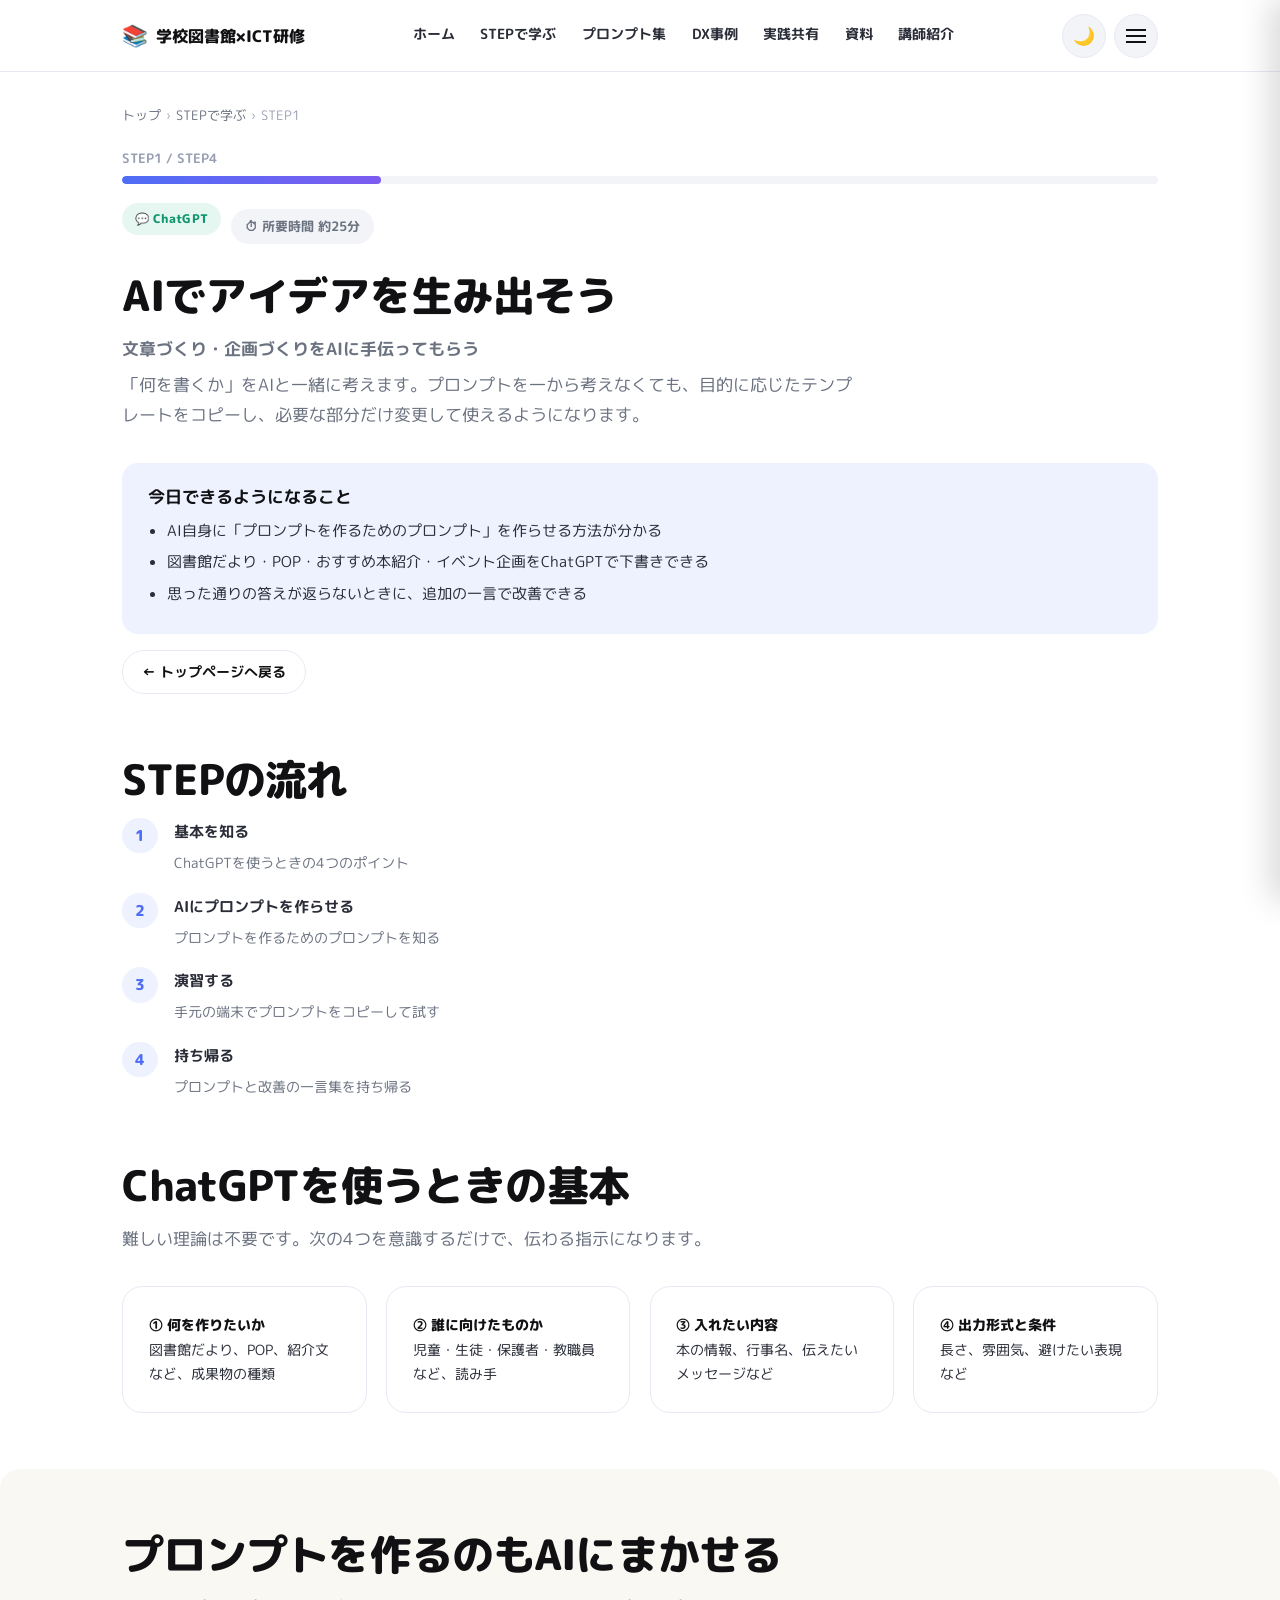
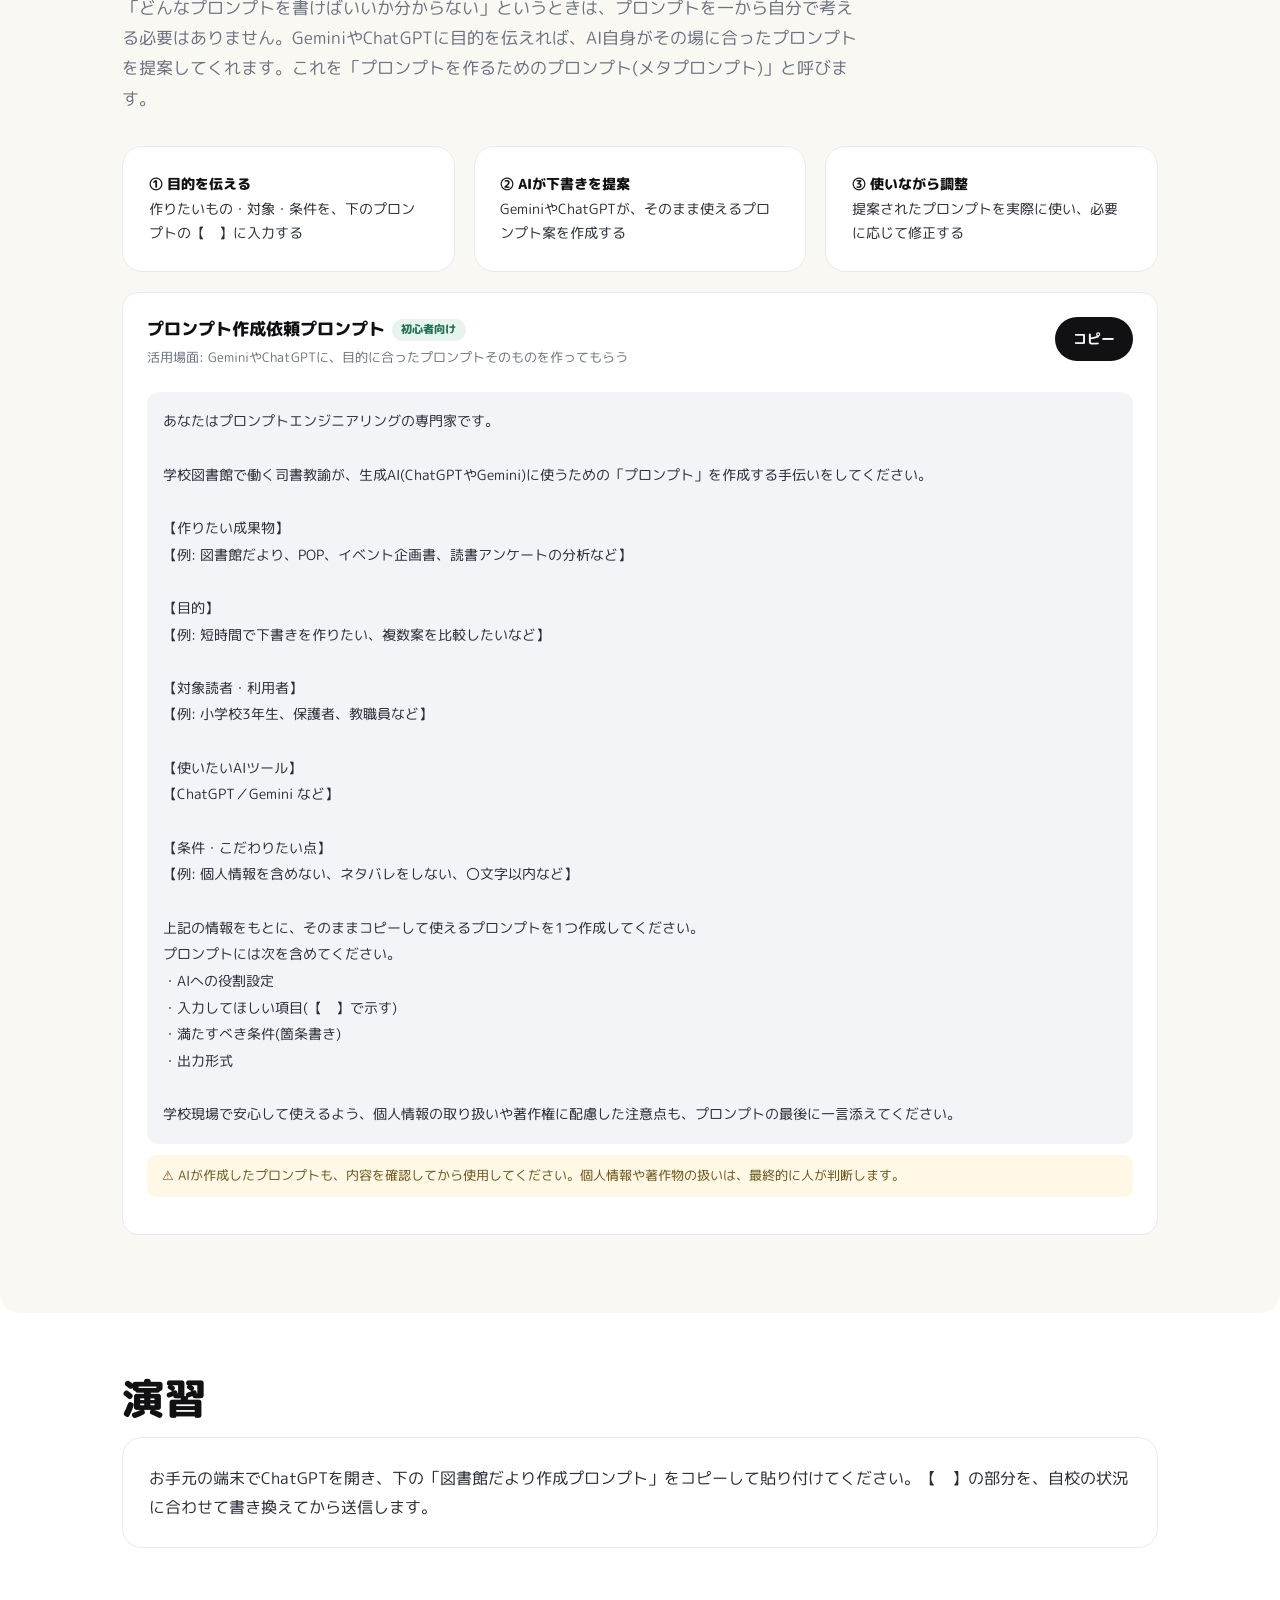
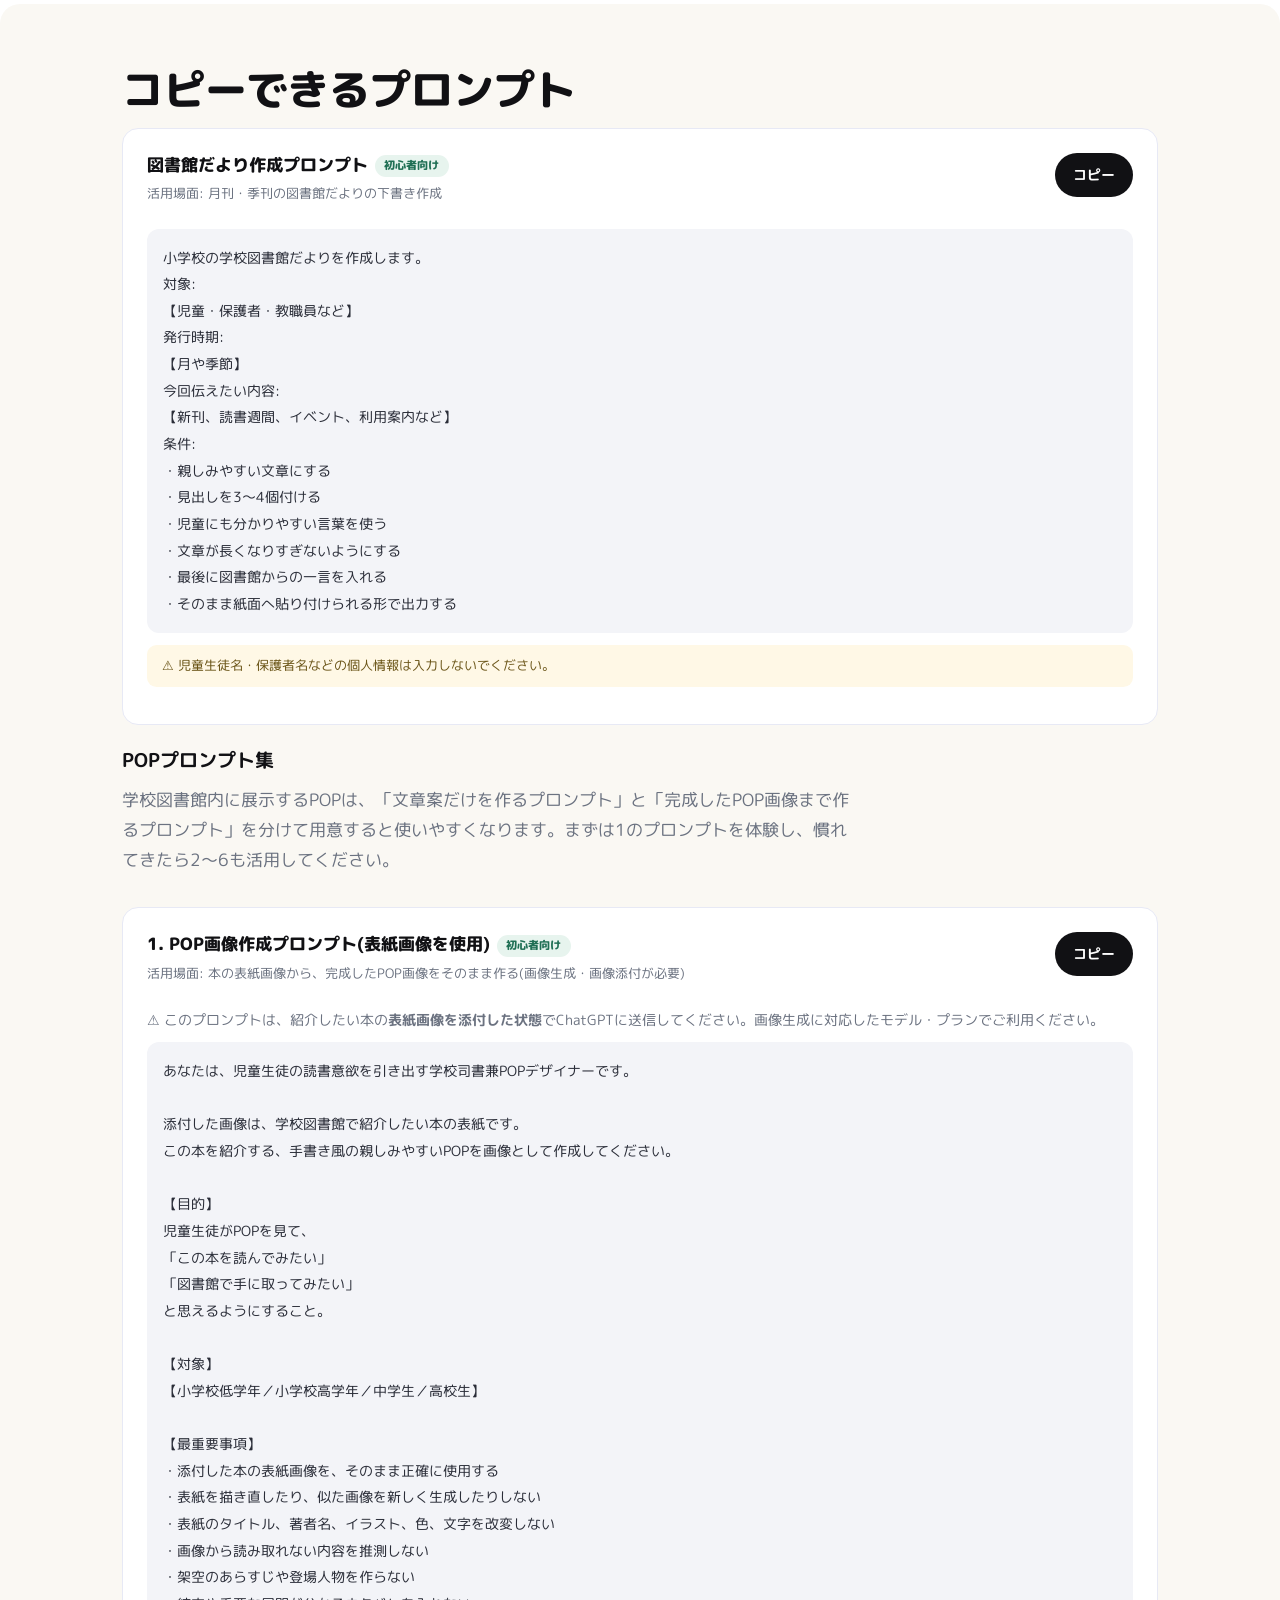
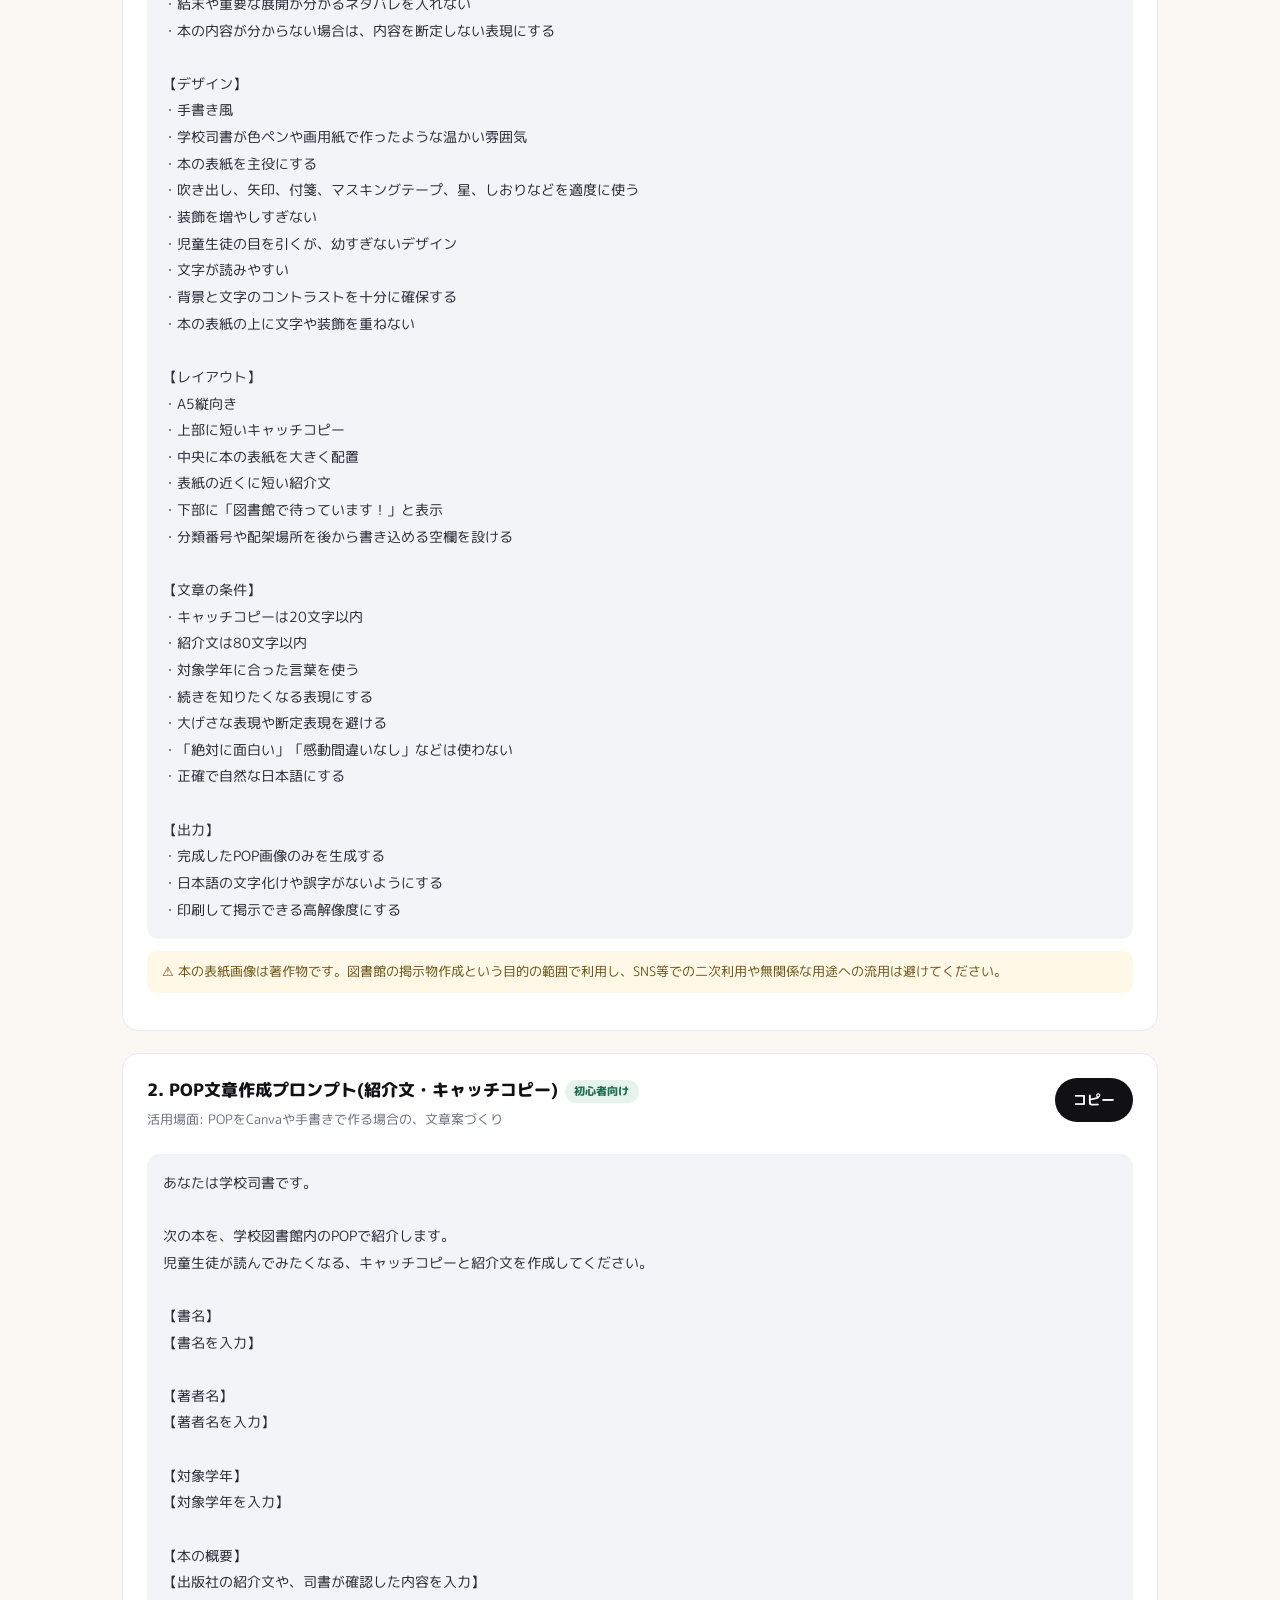
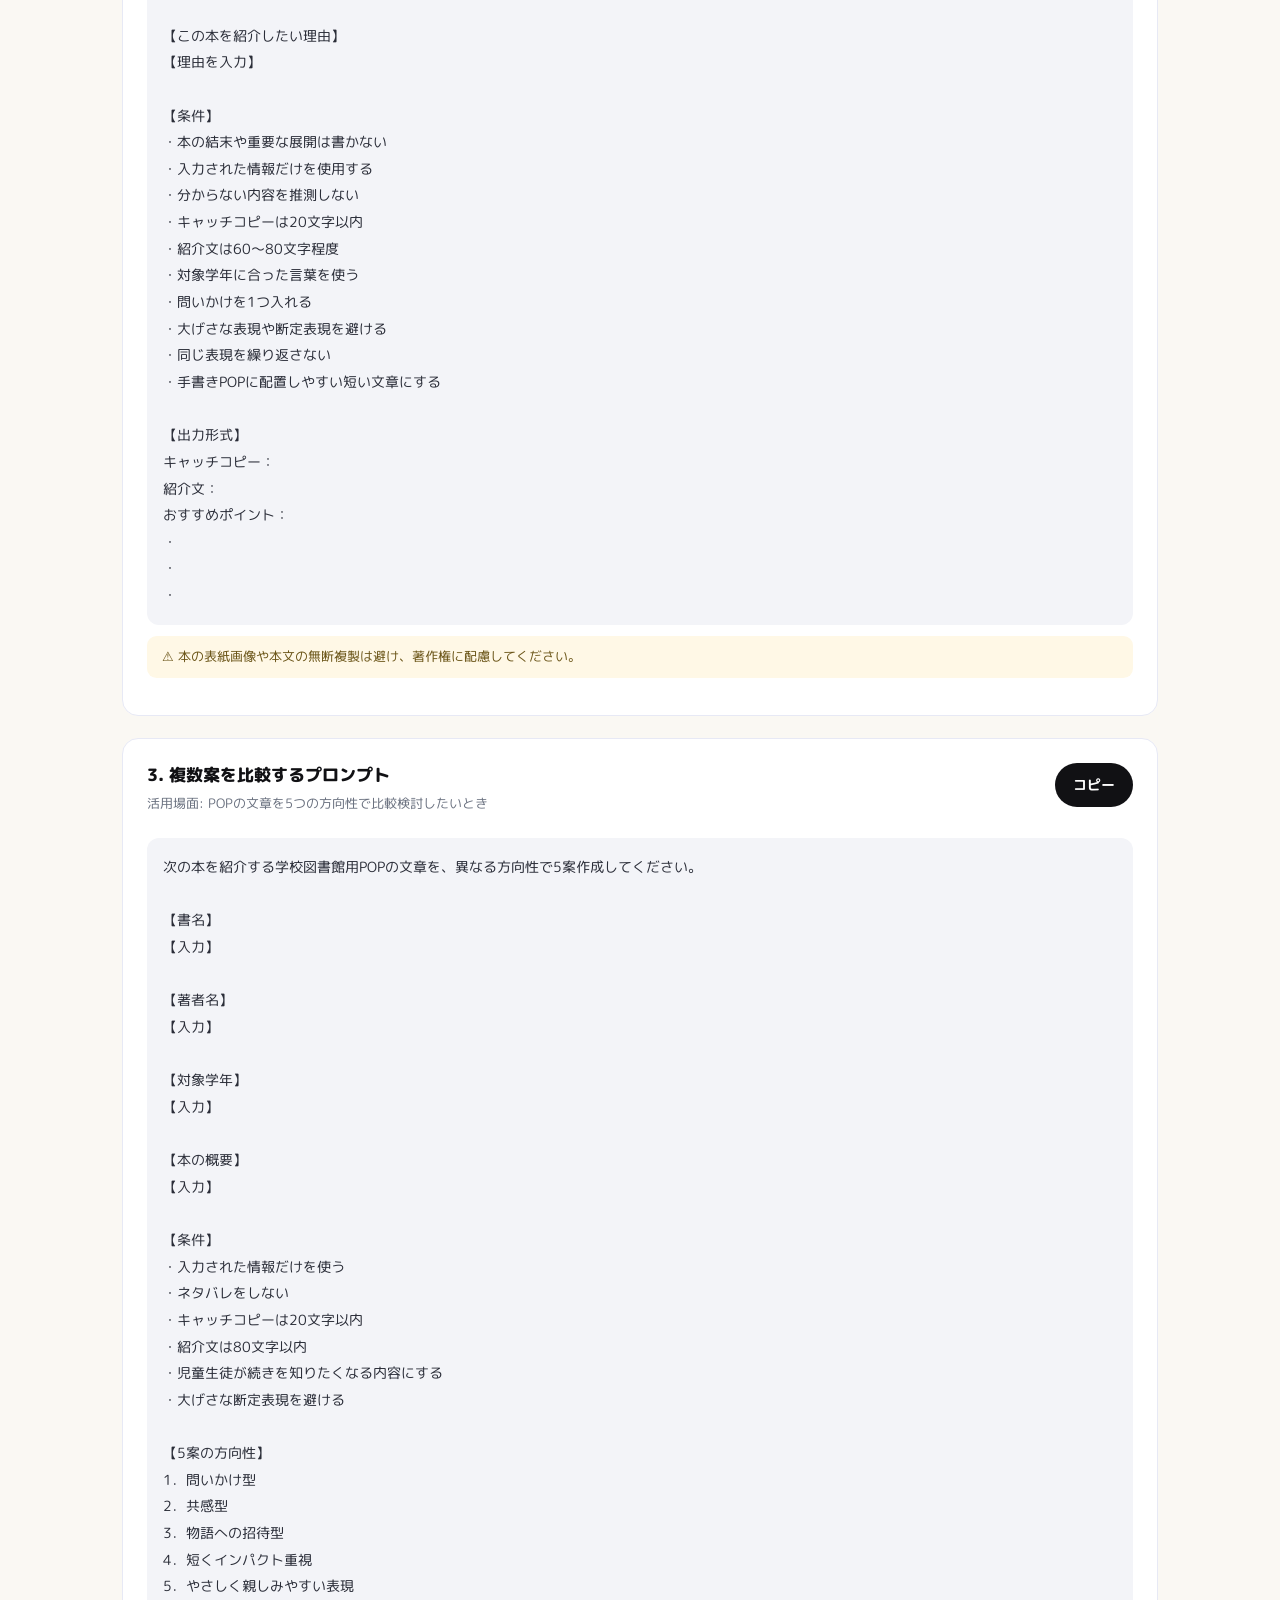
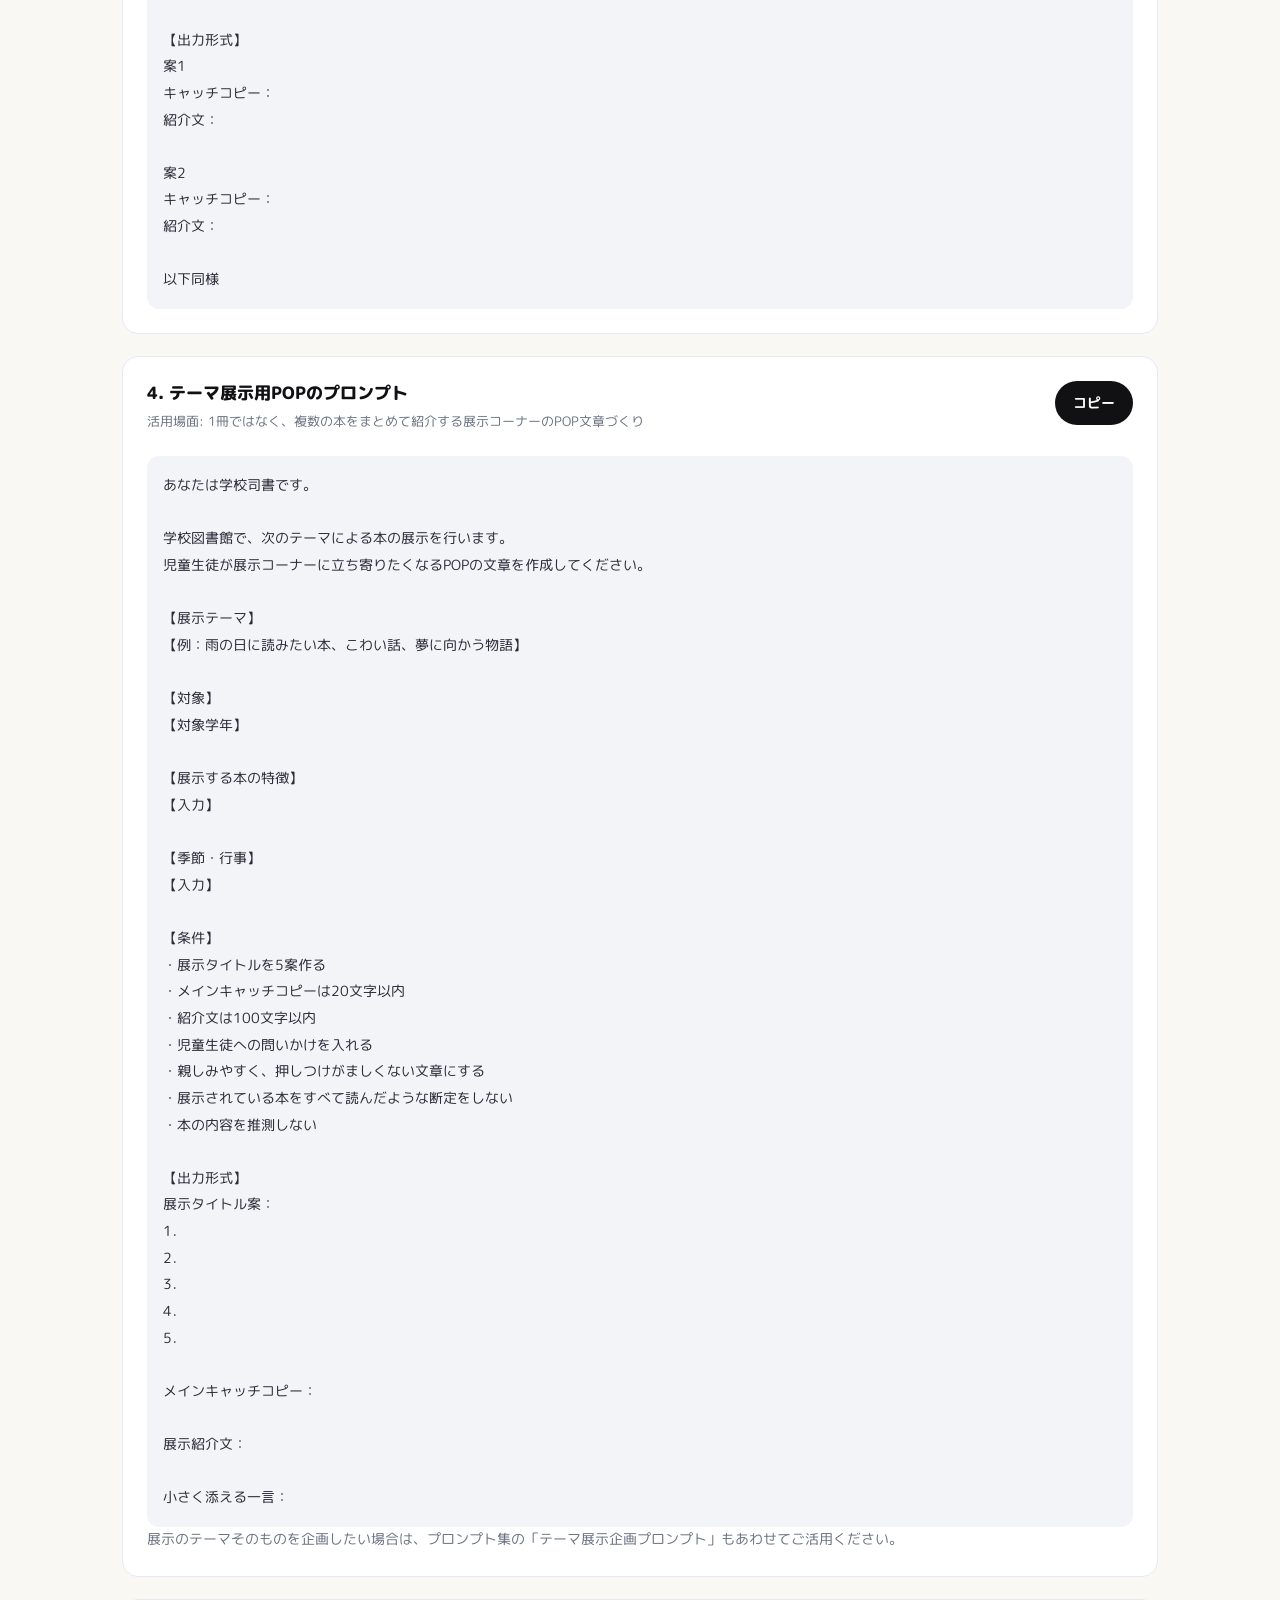
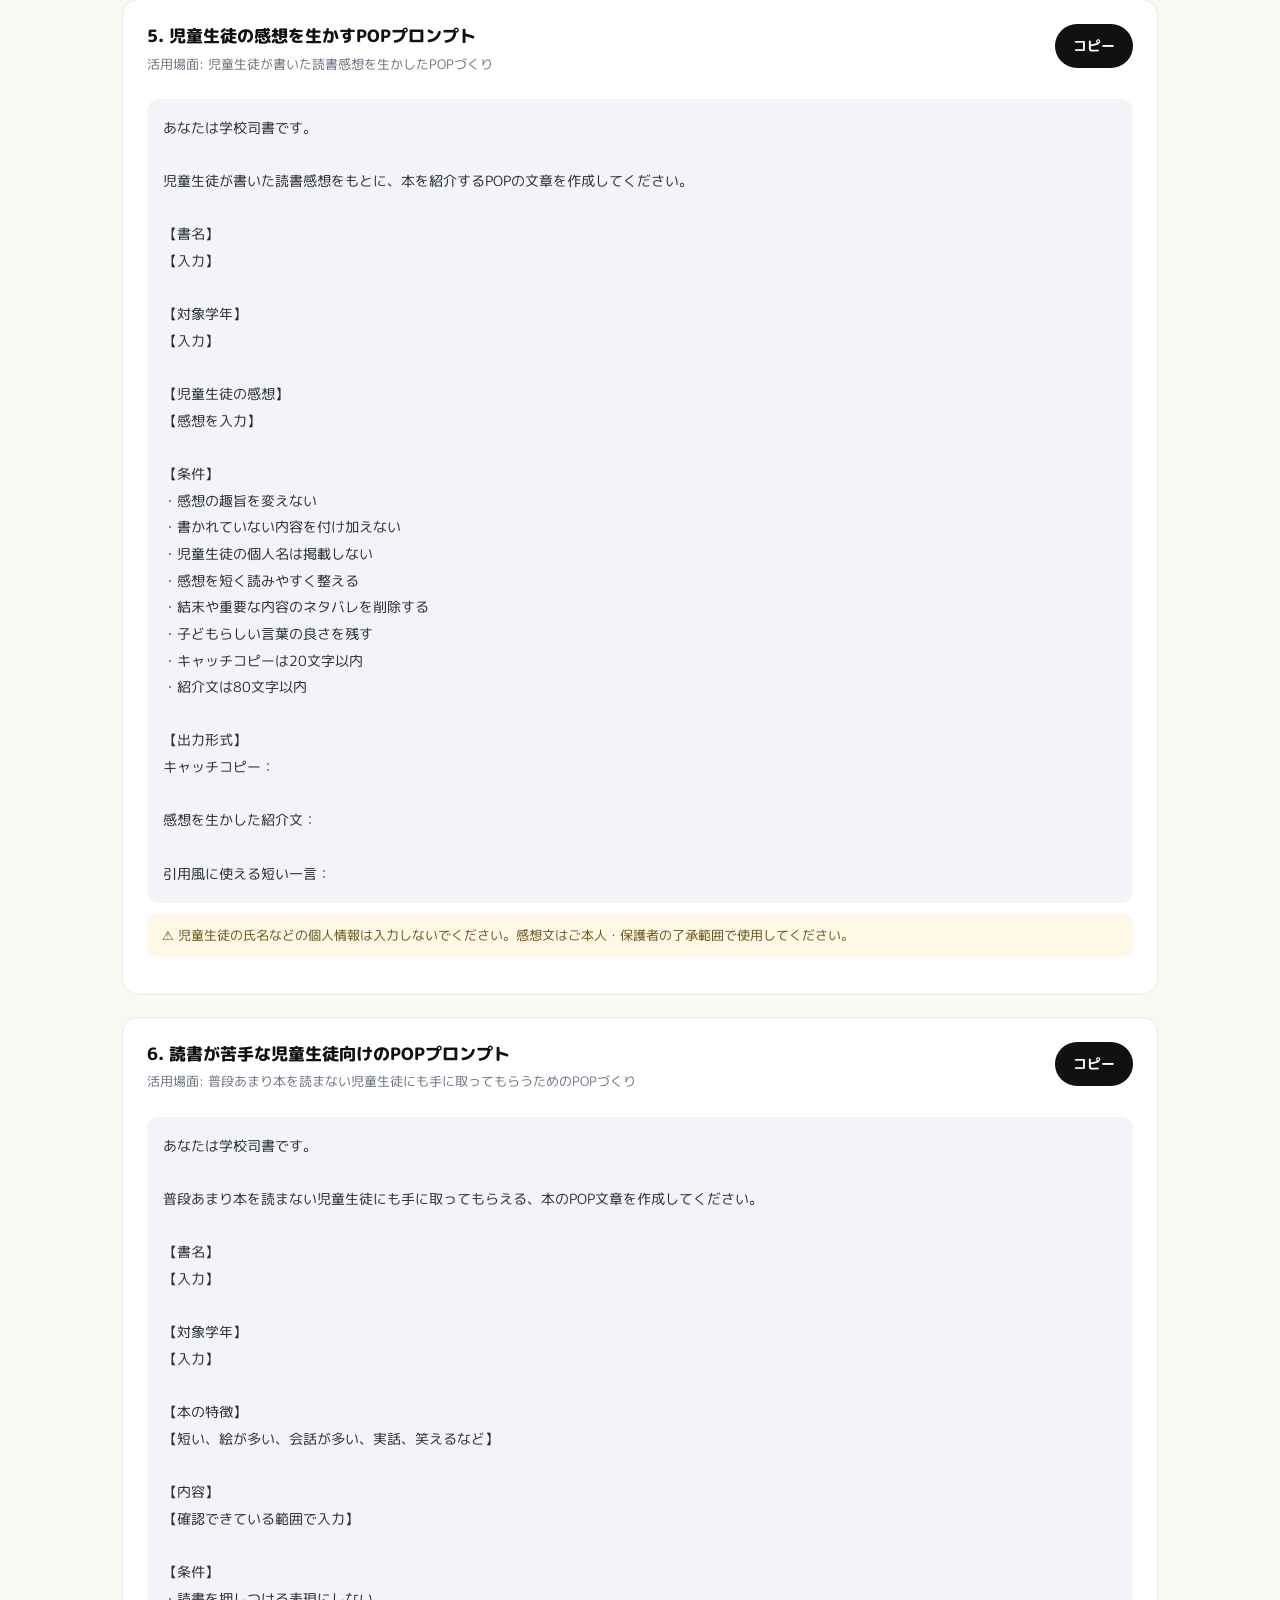
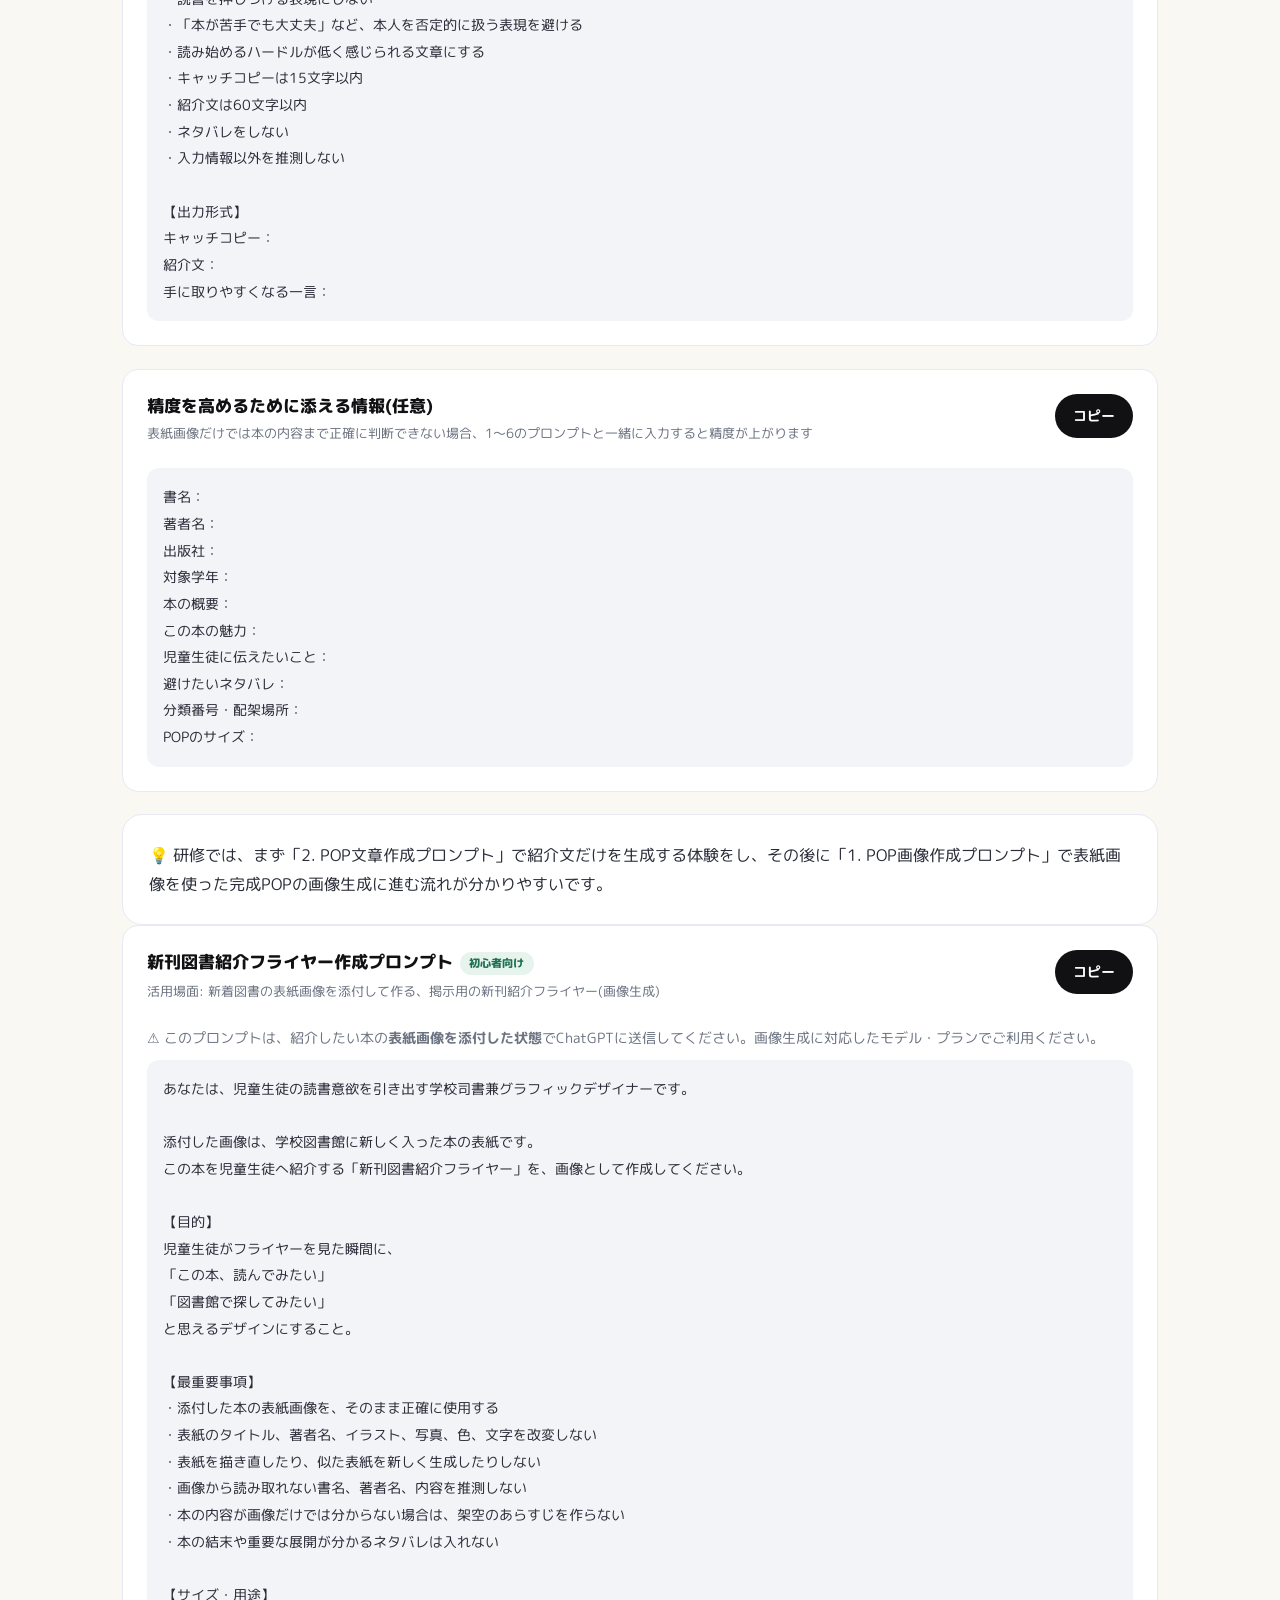
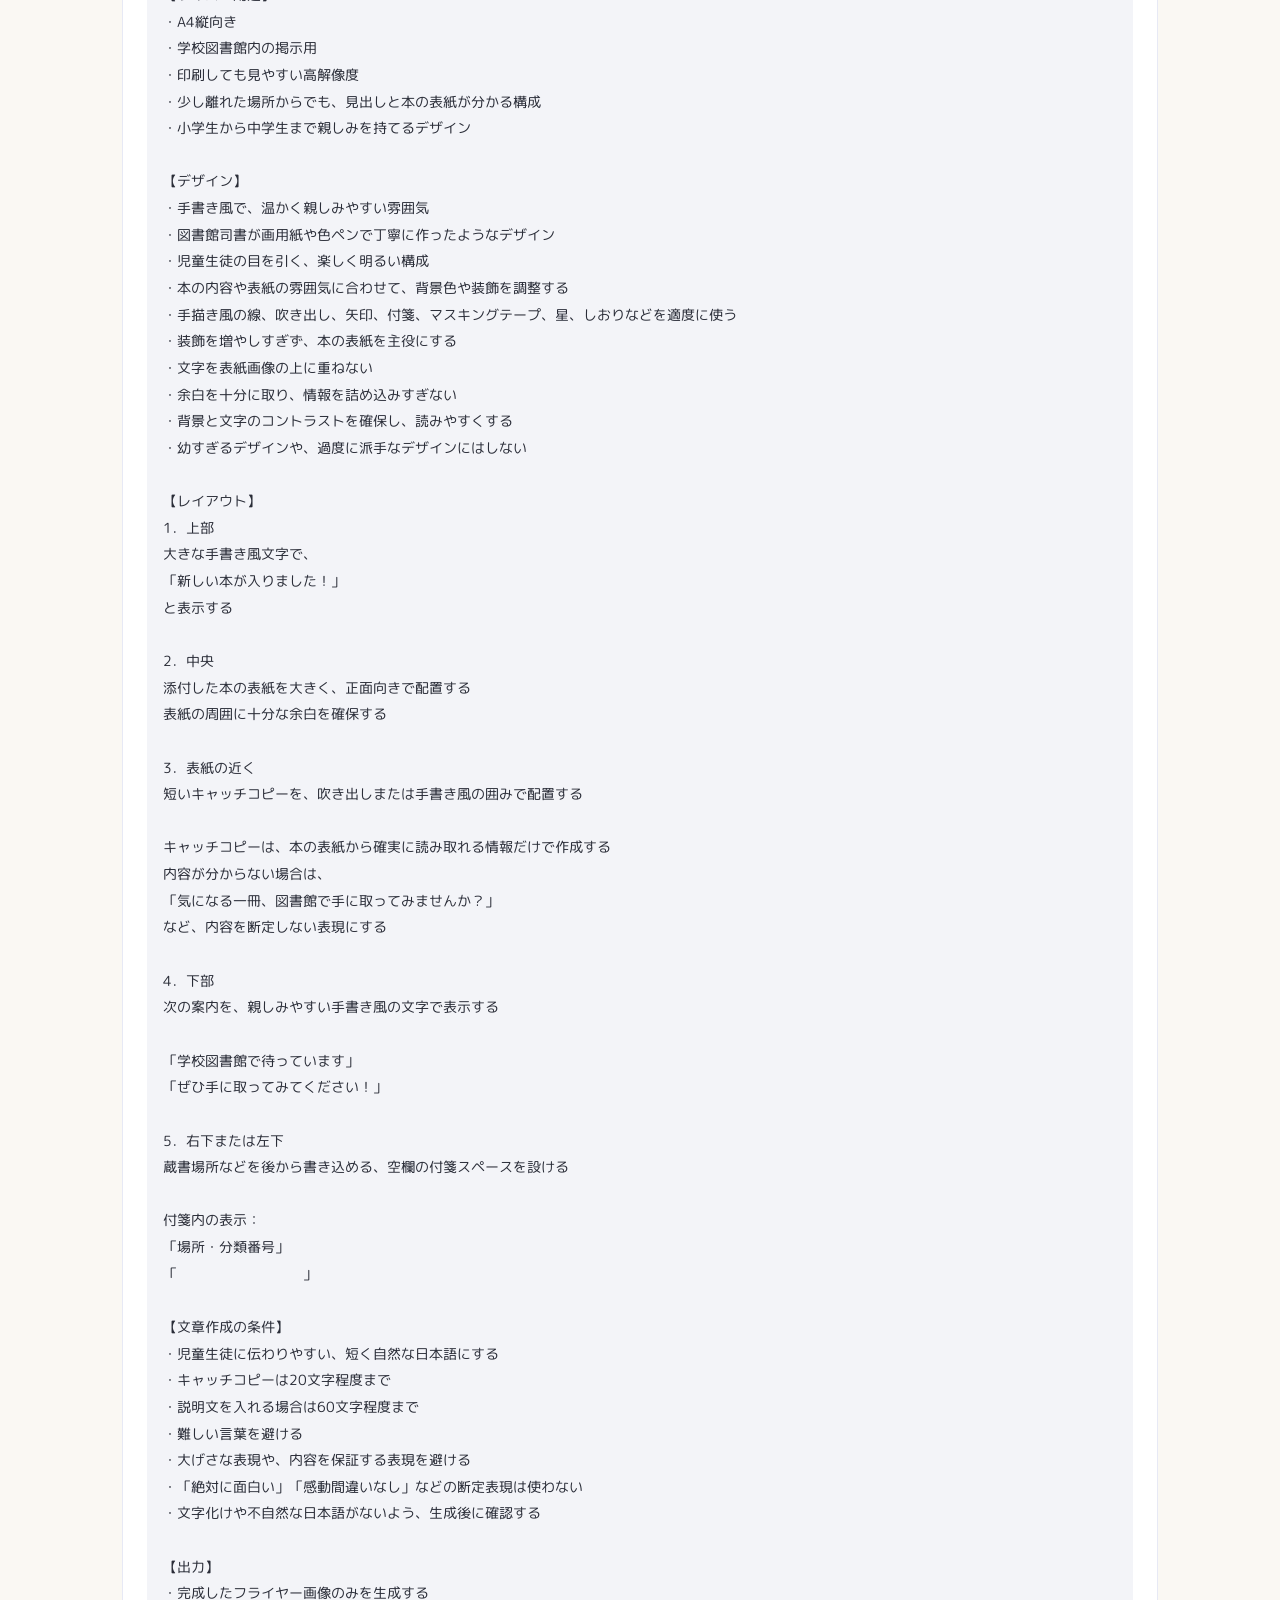
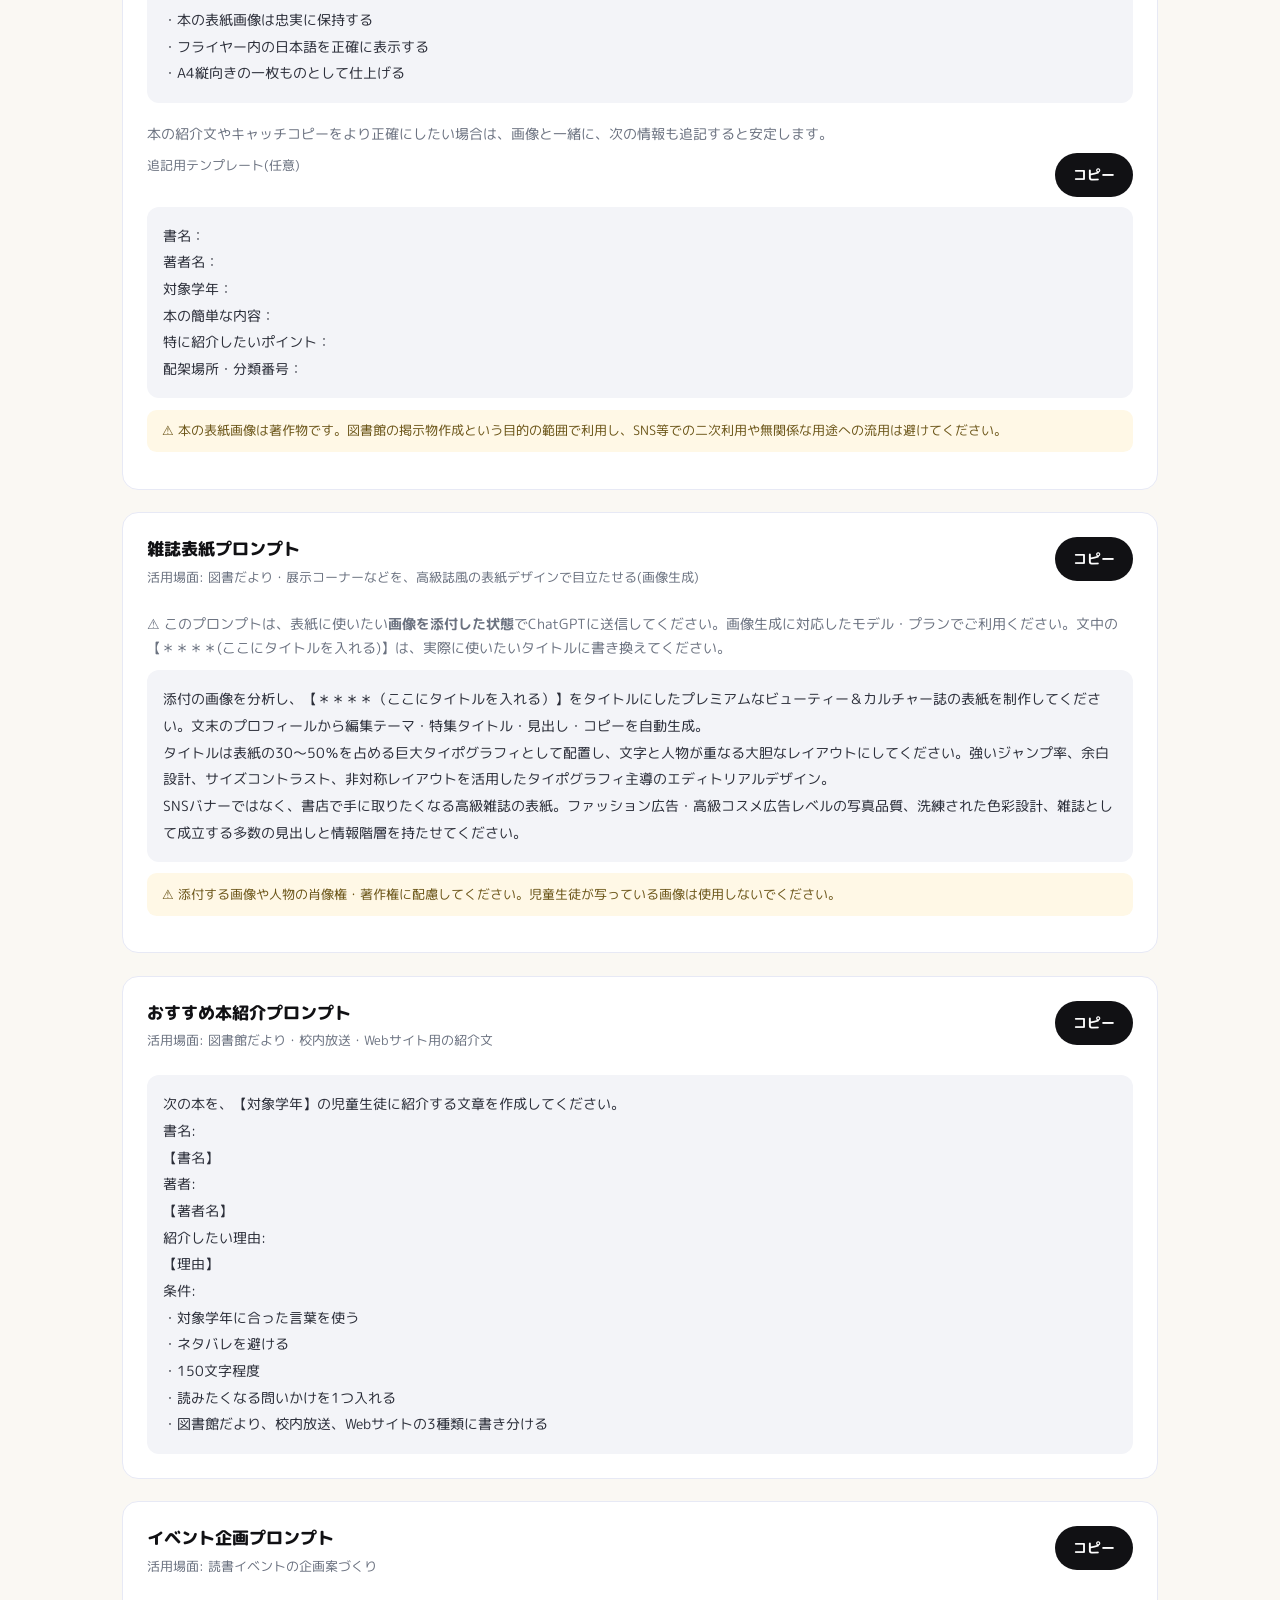
<file: courses/step1-chatgpt.html>
<!DOCTYPE html>
<html lang="ja">
<head>
<meta charset="UTF-8">
<meta name="viewport" content="width=device-width, initial-scale=1.0">
<title>STEP1 AIでアイデアを生み出そう(ChatGPT) | 学校図書館×ICT研修ポータル</title>
<meta name="description" content="学校図書館の困りごとを解決するストーリーのSTEP1。ChatGPTのプロンプトをコピーして、図書館だより・POP・おすすめ本紹介・イベント企画・クイズ・オリエンテーション資料を短時間で作る方法を紹介します。">
<link rel="canonical" href="【ここにこのページの公開URLを入力】">
<link rel="preconnect" href="https://fonts.googleapis.com">
<link rel="preconnect" href="https://fonts.gstatic.com" crossorigin>
<link href="https://fonts.googleapis.com/css2?family=M+PLUS+Rounded+1c:wght@400;500;700;800&display=swap" rel="stylesheet">
<link rel="stylesheet" href="../assets/css/style.css">
</head>
<body>
<a href="#main" class="sr-only">本文へスキップ</a>

<!-- ===== スプラッシュ演出(ページを開くたびに表示) ===== -->
<div id="splash" class="splash-overlay" data-repeat="true">
  <p class="splash-text">学校図書館×ICT<span class="splash-sub">本と人をつなぐ時間を、ICTでもっと豊かに。</span></p>
</div>

<header class="site-header">
  <div class="container">
    <a href="../index.html" class="site-logo"><span class="logo-icon" aria-hidden="true">📚</span>学校図書館×ICT研修</a>
    <nav class="nav-desktop" aria-label="メインメニュー">
      <a href="../index.html">ホーム</a>
      <a href="../index.html#steps">STEPで学ぶ</a>
      <a href="../prompts/prompt-library.html">プロンプト集</a>
      <a href="../cases/dx-cases.html">DX事例</a>
      <a href="../community/share.html">実践共有</a>
      <a href="../resources/resources.html">資料</a>
      <a href="../index.html#instructor">講師紹介</a>
    </nav>
    <div class="flex items-center gap-sm">
      <button class="theme-toggle" data-theme-toggle aria-label="ダークモードに切り替え">🌙</button>
      <button id="menuBtn" class="menu-btn" aria-label="メニューを開く" aria-expanded="false" aria-controls="drawer">
        <span></span><span></span><span></span>
      </button>
    </div>
  </div>
</header>

<nav id="drawer" class="drawer" aria-label="サイト内メニュー">
  <button id="drawerClose" class="drawer-close" aria-label="メニューを閉じる">&times;</button>
  <ul><li><a href="../index.html">ホーム</a></li><li><a href="../index.html#purpose">目的から探す</a></li></ul>
  <h3>STEPで学ぶ</h3>
  <ul>
    <li><a href="../index.html#steps">STEP一覧を見る</a></li>
    <li><a href="step0-slido.html">STEP0: みんなの実践を集めよう</a></li>
    <li><a href="step1-chatgpt.html" data-nav-link>STEP1: AIでアイデアを生み出そう</a></li>
    <li><a href="step2-gemini-notebook.html">STEP2: 分かりやすく伝えよう</a></li>
    <li><a href="step3-canva-website.html">STEP3: 発信しよう</a></li>
    <li><a href="step4-gas-dx.html">STEP4: 図書館日誌Webアプリを作ろう</a></li>
  </ul>
  <h3>研修後も使う</h3>
  <ul>
    <li><a href="../prompts/prompt-library.html">プロンプト集</a></li>
    <li><a href="../cases/dx-cases.html">DX事例集</a></li>
    <li><a href="../community/share.html">実践共有・質問</a></li>
    <li><a href="../resources/resources.html">資料・リンク集</a></li>
  </ul>
  <h3>講師について</h3>
  <ul><li><a href="../index.html#instructor">講師紹介</a></li><li><a href="../index.html#books">著作紹介</a></li></ul>
  <ul style="border-top:1px solid var(--color-border); padding-top:1rem; margin-top:1rem;">
    <li><a href="../index.html#faq">よくある質問</a></li>
    <li><a href="../index.html#privacy">個人情報の取扱い</a></li>
  </ul>
</nav>
<div id="overlay" class="overlay"></div>

<main id="main">
  <section class="course-hero">
    <div class="container">
      <p class="breadcrumb"><a href="../index.html">トップ</a><span>›</span><a href="../index.html#steps">STEPで学ぶ</a><span>›</span><span>STEP1</span></p>
      <div class="progress-bar-wrap">
        <p class="progress-label">STEP1 / STEP4</p>
        <div class="progress-track"><div class="progress-fill" style="width:25%;"></div></div>
      </div>
      <div class="course-meta-row">
        <span class="tool-badge tool-chatgpt">💬 ChatGPT</span>
        <span class="pill-time">⏱ 所要時間 約25分</span>
      </div>
      <h1 class="h-section">AIでアイデアを生み出そう</h1>
      <p class="lead" style="font-weight:700; margin-bottom:.4rem;">文章づくり・企画づくりをAIに手伝ってもらう</p>
      <p class="lead">「何を書くか」をAIと一緒に考えます。プロンプトを一から考えなくても、目的に応じたテンプレートをコピーし、必要な部分だけ変更して使えるようになります。</p>
      <div class="goal-box">
        <h2>今日できるようになること</h2>
        <ul>
          <li>AI自身に「プロンプトを作るためのプロンプト」を作らせる方法が分かる</li>
          <li>図書館だより・POP・おすすめ本紹介・イベント企画をChatGPTで下書きできる</li>
          <li>思った通りの答えが返らないときに、追加の一言で改善できる</li>
        </ul>
      </div>
      <a href="../index.html#steps" class="btn btn-outline btn-sm">← トップページへ戻る</a>
    </div>
  </section>

  <!-- ===== STEPの流れ ===== -->
  <section class="section-tight">
    <div class="container">
      <h2 class="h-section">STEPの流れ</h2>
      <div class="step-list">
        <div class="step-item"><span class="step-num">1</span><div class="step-text"><strong>基本を知る</strong><span>ChatGPTを使うときの4つのポイント</span></div></div>
        <div class="step-item"><span class="step-num">2</span><div class="step-text"><strong>AIにプロンプトを作らせる</strong><span>プロンプトを作るためのプロンプトを知る</span></div></div>
        <div class="step-item"><span class="step-num">3</span><div class="step-text"><strong>演習する</strong><span>手元の端末でプロンプトをコピーして試す</span></div></div>
        <div class="step-item"><span class="step-num">4</span><div class="step-text"><strong>持ち帰る</strong><span>プロンプトと改善の一言集を持ち帰る</span></div></div>
      </div>
    </div>
  </section>

  <!-- ===== 11-1. ChatGPTを使うときの基本 ===== -->
  <section class="section">
    <div class="container">
      <h2 class="h-section">ChatGPTを使うときの基本</h2>
      <p class="lead">難しい理論は不要です。次の4つを意識するだけで、伝わる指示になります。</p>
      <div class="grid grid-4">
        <div class="card"><p class="text-sm text-sub mb-0" style="font-weight:800;color:var(--color-ink);">① 何を作りたいか</p><p class="text-sm mb-0">図書館だより、POP、紹介文など、成果物の種類</p></div>
        <div class="card"><p class="text-sm text-sub mb-0" style="font-weight:800;color:var(--color-ink);">② 誰に向けたものか</p><p class="text-sm mb-0">児童・生徒・保護者・教職員など、読み手</p></div>
        <div class="card"><p class="text-sm text-sub mb-0" style="font-weight:800;color:var(--color-ink);">③ 入れたい内容</p><p class="text-sm mb-0">本の情報、行事名、伝えたいメッセージなど</p></div>
        <div class="card"><p class="text-sm text-sub mb-0" style="font-weight:800;color:var(--color-ink);">④ 出力形式と条件</p><p class="text-sm mb-0">長さ、雰囲気、避けたい表現など</p></div>
      </div>
    </div>
  </section>

  <!-- ===== 11-1b. プロンプトを作るのもAIにまかせる ===== -->
  <section class="section bg-ivory rounded-section">
    <div class="container">
      <h2 class="h-section">プロンプトを作るのもAIにまかせる</h2>
      <p class="lead">「どんなプロンプトを書けばいいか分からない」というときは、プロンプトを一から自分で考える必要はありません。GeminiやChatGPTに目的を伝えれば、AI自身がその場に合ったプロンプトを提案してくれます。これを「プロンプトを作るためのプロンプト(メタプロンプト)」と呼びます。</p>
      <div class="grid grid-3" style="margin-bottom:1.2rem;">
        <div class="card"><p class="text-sm text-sub mb-0" style="font-weight:800;color:var(--color-ink);">① 目的を伝える</p><p class="text-sm mb-0">作りたいもの・対象・条件を、下のプロンプトの【　】に入力する</p></div>
        <div class="card"><p class="text-sm text-sub mb-0" style="font-weight:800;color:var(--color-ink);">② AIが下書きを提案</p><p class="text-sm mb-0">GeminiやChatGPTが、そのまま使えるプロンプト案を作成する</p></div>
        <div class="card"><p class="text-sm text-sub mb-0" style="font-weight:800;color:var(--color-ink);">③ 使いながら調整</p><p class="text-sm mb-0">提案されたプロンプトを実際に使い、必要に応じて修正する</p></div>
      </div>
      <div class="prompt-card">
        <div class="prompt-head">
          <div><h4>プロンプト作成依頼プロンプト<span class="beginner-label">初心者向け</span></h4><p class="prompt-scene">活用場面: GeminiやChatGPTに、目的に合ったプロンプトそのものを作ってもらう</p></div>
          <button class="copy-btn" data-copy-target="#p-meta"><span class="copy-label">コピー</span></button>
        </div>
        <div id="p-meta" class="prompt-body">あなたはプロンプトエンジニアリングの専門家です。

学校図書館で働く司書教諭が、生成AI(ChatGPTやGemini)に使うための「プロンプト」を作成する手伝いをしてください。

【作りたい成果物】
【例: 図書館だより、POP、イベント企画書、読書アンケートの分析など】

【目的】
【例: 短時間で下書きを作りたい、複数案を比較したいなど】

【対象読者・利用者】
【例: 小学校3年生、保護者、教職員など】

【使いたいAIツール】
【ChatGPT／Gemini など】

【条件・こだわりたい点】
【例: 個人情報を含めない、ネタバレをしない、〇文字以内など】

上記の情報をもとに、そのままコピーして使えるプロンプトを1つ作成してください。
プロンプトには次を含めてください。
・AIへの役割設定
・入力してほしい項目(【　】で示す)
・満たすべき条件(箇条書き)
・出力形式

学校現場で安心して使えるよう、個人情報の取り扱いや著作権に配慮した注意点も、プロンプトの最後に一言添えてください。</div>
        <p class="prompt-note">⚠ AIが作成したプロンプトも、内容を確認してから使用してください。個人情報や著作物の扱いは、最終的に人が判断します。</p>
      </div>
    </div>
  </section>

  <!-- ===== 演習 ===== -->
  <section class="section">
    <div class="container">
      <h2 class="h-section">演習</h2>
      <div class="card">
        <p class="mb-0">お手元の端末でChatGPTを開き、下の「図書館だより作成プロンプト」をコピーして貼り付けてください。【　】の部分を、自校の状況に合わせて書き換えてから送信します。</p>
      </div>
    </div>
  </section>

  <!-- ===== コピーできるプロンプト ===== -->
  <section class="section bg-ivory rounded-section">
    <div class="container">
      <h2 class="h-section">コピーできるプロンプト</h2>

      <!-- 11-3. 図書館だより作成プロンプト -->
      <div class="prompt-card">
        <div class="prompt-head">
          <div><h4>図書館だより作成プロンプト<span class="beginner-label">初心者向け</span></h4><p class="prompt-scene">活用場面: 月刊・季刊の図書館だよりの下書き作成</p></div>
          <button class="copy-btn" data-copy-target="#p-letter"><span class="copy-label">コピー</span></button>
        </div>
        <div id="p-letter" class="prompt-body">小学校の学校図書館だよりを作成します。
対象:
【児童・保護者・教職員など】
発行時期:
【月や季節】
今回伝えたい内容:
【新刊、読書週間、イベント、利用案内など】
条件:
・親しみやすい文章にする
・見出しを3〜4個付ける
・児童にも分かりやすい言葉を使う
・文章が長くなりすぎないようにする
・最後に図書館からの一言を入れる
・そのまま紙面へ貼り付けられる形で出力する</div>
        <p class="prompt-note">⚠ 児童生徒名・保護者名などの個人情報は入力しないでください。</p>
      </div>

      <!-- 11-4. POPプロンプト集 -->
      <h3 style="margin-top:0;">POPプロンプト集</h3>
      <p class="lead">学校図書館内に展示するPOPは、「文章案だけを作るプロンプト」と「完成したPOP画像まで作るプロンプト」を分けて用意すると使いやすくなります。まずは1のプロンプトを体験し、慣れてきたら2〜6も活用してください。</p>

      <!-- 11-4-1. POP画像作成プロンプト(表紙画像を使用) -->
      <div class="prompt-card">
        <div class="prompt-head">
          <div><h4>1. POP画像作成プロンプト(表紙画像を使用)<span class="beginner-label">初心者向け</span></h4><p class="prompt-scene">活用場面: 本の表紙画像から、完成したPOP画像をそのまま作る(画像生成・画像添付が必要)</p></div>
          <button class="copy-btn" data-copy-target="#p-pop-image"><span class="copy-label">コピー</span></button>
        </div>
        <p class="text-sm text-sub" style="margin:0 0 .6rem;">⚠ このプロンプトは、紹介したい本の<strong>表紙画像を添付した状態</strong>でChatGPTに送信してください。画像生成に対応したモデル・プランでご利用ください。</p>
        <div id="p-pop-image" class="prompt-body">あなたは、児童生徒の読書意欲を引き出す学校司書兼POPデザイナーです。

添付した画像は、学校図書館で紹介したい本の表紙です。
この本を紹介する、手書き風の親しみやすいPOPを画像として作成してください。

【目的】
児童生徒がPOPを見て、
「この本を読んでみたい」
「図書館で手に取ってみたい」
と思えるようにすること。

【対象】
【小学校低学年／小学校高学年／中学生／高校生】

【最重要事項】
・添付した本の表紙画像を、そのまま正確に使用する
・表紙を描き直したり、似た画像を新しく生成したりしない
・表紙のタイトル、著者名、イラスト、色、文字を改変しない
・画像から読み取れない内容を推測しない
・架空のあらすじや登場人物を作らない
・結末や重要な展開が分かるネタバレを入れない
・本の内容が分からない場合は、内容を断定しない表現にする

【デザイン】
・手書き風
・学校司書が色ペンや画用紙で作ったような温かい雰囲気
・本の表紙を主役にする
・吹き出し、矢印、付箋、マスキングテープ、星、しおりなどを適度に使う
・装飾を増やしすぎない
・児童生徒の目を引くが、幼すぎないデザイン
・文字が読みやすい
・背景と文字のコントラストを十分に確保する
・本の表紙の上に文字や装飾を重ねない

【レイアウト】
・A5縦向き
・上部に短いキャッチコピー
・中央に本の表紙を大きく配置
・表紙の近くに短い紹介文
・下部に「図書館で待っています！」と表示
・分類番号や配架場所を後から書き込める空欄を設ける

【文章の条件】
・キャッチコピーは20文字以内
・紹介文は80文字以内
・対象学年に合った言葉を使う
・続きを知りたくなる表現にする
・大げさな表現や断定表現を避ける
・「絶対に面白い」「感動間違いなし」などは使わない
・正確で自然な日本語にする

【出力】
・完成したPOP画像のみを生成する
・日本語の文字化けや誤字がないようにする
・印刷して掲示できる高解像度にする</div>
        <p class="prompt-note">⚠ 本の表紙画像は著作物です。図書館の掲示物作成という目的の範囲で利用し、SNS等での二次利用や無関係な用途への流用は避けてください。</p>
      </div>

      <!-- 11-4-2. POP文章作成プロンプト(紹介文・キャッチコピー) -->
      <div class="prompt-card">
        <div class="prompt-head">
          <div><h4>2. POP文章作成プロンプト(紹介文・キャッチコピー)<span class="beginner-label">初心者向け</span></h4><p class="prompt-scene">活用場面: POPをCanvaや手書きで作る場合の、文章案づくり</p></div>
          <button class="copy-btn" data-copy-target="#p-pop"><span class="copy-label">コピー</span></button>
        </div>
        <div id="p-pop" class="prompt-body">あなたは学校司書です。

次の本を、学校図書館内のPOPで紹介します。
児童生徒が読んでみたくなる、キャッチコピーと紹介文を作成してください。

【書名】
【書名を入力】

【著者名】
【著者名を入力】

【対象学年】
【対象学年を入力】

【本の概要】
【出版社の紹介文や、司書が確認した内容を入力】

【この本を紹介したい理由】
【理由を入力】

【条件】
・本の結末や重要な展開は書かない
・入力された情報だけを使用する
・分からない内容を推測しない
・キャッチコピーは20文字以内
・紹介文は60〜80文字程度
・対象学年に合った言葉を使う
・問いかけを1つ入れる
・大げさな表現や断定表現を避ける
・同じ表現を繰り返さない
・手書きPOPに配置しやすい短い文章にする

【出力形式】
キャッチコピー：
紹介文：
おすすめポイント：
・
・
・</div>
        <p class="prompt-note">⚠ 本の表紙画像や本文の無断複製は避け、著作権に配慮してください。</p>
      </div>

      <!-- 11-4-3. 複数案を比較するプロンプト -->
      <div class="prompt-card">
        <div class="prompt-head">
          <div><h4>3. 複数案を比較するプロンプト</h4><p class="prompt-scene">活用場面: POPの文章を5つの方向性で比較検討したいとき</p></div>
          <button class="copy-btn" data-copy-target="#p-pop-compare"><span class="copy-label">コピー</span></button>
        </div>
        <div id="p-pop-compare" class="prompt-body">次の本を紹介する学校図書館用POPの文章を、異なる方向性で5案作成してください。

【書名】
【入力】

【著者名】
【入力】

【対象学年】
【入力】

【本の概要】
【入力】

【条件】
・入力された情報だけを使う
・ネタバレをしない
・キャッチコピーは20文字以内
・紹介文は80文字以内
・児童生徒が続きを知りたくなる内容にする
・大げさな断定表現を避ける

【5案の方向性】
1．問いかけ型
2．共感型
3．物語への招待型
4．短くインパクト重視
5．やさしく親しみやすい表現

【出力形式】
案1
キャッチコピー：
紹介文：

案2
キャッチコピー：
紹介文：

以下同様</div>
      </div>

      <!-- 11-4-4. テーマ展示用POPのプロンプト -->
      <div class="prompt-card">
        <div class="prompt-head">
          <div><h4>4. テーマ展示用POPのプロンプト</h4><p class="prompt-scene">活用場面: 1冊ではなく、複数の本をまとめて紹介する展示コーナーのPOP文章づくり</p></div>
          <button class="copy-btn" data-copy-target="#p-pop-exhibit"><span class="copy-label">コピー</span></button>
        </div>
        <div id="p-pop-exhibit" class="prompt-body">あなたは学校司書です。

学校図書館で、次のテーマによる本の展示を行います。
児童生徒が展示コーナーに立ち寄りたくなるPOPの文章を作成してください。

【展示テーマ】
【例：雨の日に読みたい本、こわい話、夢に向かう物語】

【対象】
【対象学年】

【展示する本の特徴】
【入力】

【季節・行事】
【入力】

【条件】
・展示タイトルを5案作る
・メインキャッチコピーは20文字以内
・紹介文は100文字以内
・児童生徒への問いかけを入れる
・親しみやすく、押しつけがましくない文章にする
・展示されている本をすべて読んだような断定をしない
・本の内容を推測しない

【出力形式】
展示タイトル案：
1．
2．
3．
4．
5．

メインキャッチコピー：

展示紹介文：

小さく添える一言：</div>
        <p class="text-sm text-sub mb-0">展示のテーマそのものを企画したい場合は、<a href="../prompts/prompt-library.html">プロンプト集</a>の「テーマ展示企画プロンプト」もあわせてご活用ください。</p>
      </div>

      <!-- 11-4-5. 児童生徒の感想を生かすPOPプロンプト -->
      <div class="prompt-card">
        <div class="prompt-head">
          <div><h4>5. 児童生徒の感想を生かすPOPプロンプト</h4><p class="prompt-scene">活用場面: 児童生徒が書いた読書感想を生かしたPOPづくり</p></div>
          <button class="copy-btn" data-copy-target="#p-pop-review"><span class="copy-label">コピー</span></button>
        </div>
        <div id="p-pop-review" class="prompt-body">あなたは学校司書です。

児童生徒が書いた読書感想をもとに、本を紹介するPOPの文章を作成してください。

【書名】
【入力】

【対象学年】
【入力】

【児童生徒の感想】
【感想を入力】

【条件】
・感想の趣旨を変えない
・書かれていない内容を付け加えない
・児童生徒の個人名は掲載しない
・感想を短く読みやすく整える
・結末や重要な内容のネタバレを削除する
・子どもらしい言葉の良さを残す
・キャッチコピーは20文字以内
・紹介文は80文字以内

【出力形式】
キャッチコピー：

感想を生かした紹介文：

引用風に使える短い一言：</div>
        <p class="prompt-note">⚠ 児童生徒の氏名などの個人情報は入力しないでください。感想文はご本人・保護者の了承範囲で使用してください。</p>
      </div>

      <!-- 11-4-6. 読書が苦手な児童生徒向けのPOPプロンプト -->
      <div class="prompt-card">
        <div class="prompt-head">
          <div><h4>6. 読書が苦手な児童生徒向けのPOPプロンプト</h4><p class="prompt-scene">活用場面: 普段あまり本を読まない児童生徒にも手に取ってもらうためのPOPづくり</p></div>
          <button class="copy-btn" data-copy-target="#p-pop-reluctant"><span class="copy-label">コピー</span></button>
        </div>
        <div id="p-pop-reluctant" class="prompt-body">あなたは学校司書です。

普段あまり本を読まない児童生徒にも手に取ってもらえる、本のPOP文章を作成してください。

【書名】
【入力】

【対象学年】
【入力】

【本の特徴】
【短い、絵が多い、会話が多い、実話、笑えるなど】

【内容】
【確認できている範囲で入力】

【条件】
・読書を押しつける表現にしない
・「本が苦手でも大丈夫」など、本人を否定的に扱う表現を避ける
・読み始めるハードルが低く感じられる文章にする
・キャッチコピーは15文字以内
・紹介文は60文字以内
・ネタバレをしない
・入力情報以外を推測しない

【出力形式】
キャッチコピー：
紹介文：
手に取りやすくなる一言：</div>
      </div>

      <!-- 11-4-7. POPの精度を高める追加情報テンプレート -->
      <div class="prompt-card">
        <div class="prompt-head">
          <div><h4>精度を高めるために添える情報(任意)</h4><p class="prompt-scene">表紙画像だけでは本の内容まで正確に判断できない場合、1〜6のプロンプトと一緒に入力すると精度が上がります</p></div>
          <button class="copy-btn" data-copy-target="#p-pop-info"><span class="copy-label">コピー</span></button>
        </div>
        <div id="p-pop-info" class="prompt-body">書名：
著者名：
出版社：
対象学年：
本の概要：
この本の魅力：
児童生徒に伝えたいこと：
避けたいネタバレ：
分類番号・配架場所：
POPのサイズ：</div>
      </div>

      <div class="card" style="margin-top:1.2rem;">
        <p class="mb-0">💡 研修では、まず「2. POP文章作成プロンプト」で紹介文だけを生成する体験をし、その後に「1. POP画像作成プロンプト」で表紙画像を使った完成POPの画像生成に進む流れが分かりやすいです。</p>
      </div>

      <!-- 11-4b. 新刊図書紹介フライヤー作成プロンプト(画像添付) -->
      <div class="prompt-card">
        <div class="prompt-head">
          <div><h4>新刊図書紹介フライヤー作成プロンプト<span class="beginner-label">初心者向け</span></h4><p class="prompt-scene">活用場面: 新着図書の表紙画像を添付して作る、掲示用の新刊紹介フライヤー(画像生成)</p></div>
          <button class="copy-btn" data-copy-target="#p-flyer"><span class="copy-label">コピー</span></button>
        </div>
        <p class="text-sm text-sub" style="margin:0 0 .6rem;">⚠ このプロンプトは、紹介したい本の<strong>表紙画像を添付した状態</strong>でChatGPTに送信してください。画像生成に対応したモデル・プランでご利用ください。</p>
        <div id="p-flyer" class="prompt-body">あなたは、児童生徒の読書意欲を引き出す学校司書兼グラフィックデザイナーです。

添付した画像は、学校図書館に新しく入った本の表紙です。
この本を児童生徒へ紹介する「新刊図書紹介フライヤー」を、画像として作成してください。

【目的】
児童生徒がフライヤーを見た瞬間に、
「この本、読んでみたい」
「図書館で探してみたい」
と思えるデザインにすること。

【最重要事項】
・添付した本の表紙画像を、そのまま正確に使用する
・表紙のタイトル、著者名、イラスト、写真、色、文字を改変しない
・表紙を描き直したり、似た表紙を新しく生成したりしない
・画像から読み取れない書名、著者名、内容を推測しない
・本の内容が画像だけでは分からない場合は、架空のあらすじを作らない
・本の結末や重要な展開が分かるネタバレは入れない

【サイズ・用途】
・A4縦向き
・学校図書館内の掲示用
・印刷しても見やすい高解像度
・少し離れた場所からでも、見出しと本の表紙が分かる構成
・小学生から中学生まで親しみを持てるデザイン

【デザイン】
・手書き風で、温かく親しみやすい雰囲気
・図書館司書が画用紙や色ペンで丁寧に作ったようなデザイン
・児童生徒の目を引く、楽しく明るい構成
・本の内容や表紙の雰囲気に合わせて、背景色や装飾を調整する
・手描き風の線、吹き出し、矢印、付箋、マスキングテープ、星、しおりなどを適度に使う
・装飾を増やしすぎず、本の表紙を主役にする
・文字を表紙画像の上に重ねない
・余白を十分に取り、情報を詰め込みすぎない
・背景と文字のコントラストを確保し、読みやすくする
・幼すぎるデザインや、過度に派手なデザインにはしない

【レイアウト】
1．上部
大きな手書き風文字で、
「新しい本が入りました！」
と表示する

2．中央
添付した本の表紙を大きく、正面向きで配置する
表紙の周囲に十分な余白を確保する

3．表紙の近く
短いキャッチコピーを、吹き出しまたは手書き風の囲みで配置する

キャッチコピーは、本の表紙から確実に読み取れる情報だけで作成する
内容が分からない場合は、
「気になる一冊、図書館で手に取ってみませんか？」
など、内容を断定しない表現にする

4．下部
次の案内を、親しみやすい手書き風の文字で表示する

「学校図書館で待っています」
「ぜひ手に取ってみてください！」

5．右下または左下
蔵書場所などを後から書き込める、空欄の付箋スペースを設ける

付箋内の表示：
「場所・分類番号」
「　　　　　　　　　」

【文章作成の条件】
・児童生徒に伝わりやすい、短く自然な日本語にする
・キャッチコピーは20文字程度まで
・説明文を入れる場合は60文字程度まで
・難しい言葉を避ける
・大げさな表現や、内容を保証する表現を避ける
・「絶対に面白い」「感動間違いなし」などの断定表現は使わない
・文字化けや不自然な日本語がないよう、生成後に確認する

【出力】
・完成したフライヤー画像のみを生成する
・本の表紙画像は忠実に保持する
・フライヤー内の日本語を正確に表示する
・A4縦向きの一枚ものとして仕上げる</div>

        <p class="text-sm text-sub" style="margin:1.2rem 0 .4rem;">本の紹介文やキャッチコピーをより正確にしたい場合は、画像と一緒に、次の情報も追記すると安定します。</p>
        <div class="prompt-head" style="margin-top:0;">
          <div><p class="prompt-scene" style="margin:0;">追記用テンプレート(任意)</p></div>
          <button class="copy-btn" data-copy-target="#p-flyer-info"><span class="copy-label">コピー</span></button>
        </div>
        <div id="p-flyer-info" class="prompt-body">書名：
著者名：
対象学年：
本の簡単な内容：
特に紹介したいポイント：
配架場所・分類番号：</div>
        <p class="prompt-note">⚠ 本の表紙画像は著作物です。図書館の掲示物作成という目的の範囲で利用し、SNS等での二次利用や無関係な用途への流用は避けてください。</p>
      </div>

      <!-- 11-4c. 雑誌表紙プロンプト(画像添付) -->
      <div class="prompt-card">
        <div class="prompt-head">
          <div><h4>雑誌表紙プロンプト</h4><p class="prompt-scene">活用場面: 図書だより・展示コーナーなどを、高級誌風の表紙デザインで目立たせる(画像生成)</p></div>
          <button class="copy-btn" data-copy-target="#p-magazine"><span class="copy-label">コピー</span></button>
        </div>
        <p class="text-sm text-sub" style="margin:0 0 .6rem;">⚠ このプロンプトは、表紙に使いたい<strong>画像を添付した状態</strong>でChatGPTに送信してください。画像生成に対応したモデル・プランでご利用ください。文中の【＊＊＊＊(ここにタイトルを入れる)】は、実際に使いたいタイトルに書き換えてください。</p>
        <div id="p-magazine" class="prompt-body">添付の画像を分析し、【＊＊＊＊（ここにタイトルを入れる）】をタイトルにしたプレミアムなビューティー＆カルチャー誌の表紙を制作してください。文末のプロフィールから編集テーマ・特集タイトル・見出し・コピーを自動生成。
タイトルは表紙の30〜50％を占める巨大タイポグラフィとして配置し、文字と人物が重なる大胆なレイアウトにしてください。強いジャンプ率、余白設計、サイズコントラスト、非対称レイアウトを活用したタイポグラフィ主導のエディトリアルデザイン。
SNSバナーではなく、書店で手に取りたくなる高級雑誌の表紙。ファッション広告・高級コスメ広告レベルの写真品質、洗練された色彩設計、雑誌として成立する多数の見出しと情報階層を持たせてください。</div>
        <p class="prompt-note">⚠ 添付する画像や人物の肖像権・著作権に配慮してください。児童生徒が写っている画像は使用しないでください。</p>
      </div>

      <!-- 11-5. おすすめ本紹介プロンプト -->
      <div class="prompt-card">
        <div class="prompt-head">
          <div><h4>おすすめ本紹介プロンプト</h4><p class="prompt-scene">活用場面: 図書館だより・校内放送・Webサイト用の紹介文</p></div>
          <button class="copy-btn" data-copy-target="#p-recommend"><span class="copy-label">コピー</span></button>
        </div>
        <div id="p-recommend" class="prompt-body">次の本を、【対象学年】の児童生徒に紹介する文章を作成してください。
書名:
【書名】
著者:
【著者名】
紹介したい理由:
【理由】
条件:
・対象学年に合った言葉を使う
・ネタバレを避ける
・150文字程度
・読みたくなる問いかけを1つ入れる
・図書館だより、校内放送、Webサイトの3種類に書き分ける</div>
      </div>

      <!-- 11-6. イベント企画プロンプト -->
      <div class="prompt-card">
        <div class="prompt-head">
          <div><h4>イベント企画プロンプト</h4><p class="prompt-scene">活用場面: 読書イベントの企画案づくり</p></div>
          <button class="copy-btn" data-copy-target="#p-event"><span class="copy-label">コピー</span></button>
        </div>
        <div id="p-event" class="prompt-body">学校図書館で実施する読書イベントを企画してください。
対象:
【学年・全校など】
時期:
【実施時期】
目的:
【貸出促進、読書習慣、異学年交流など】
使用できる時間:
【時間】
使用できるもの:
【本、タブレット、掲示物、QRコードなど】
条件:
・準備の負担が大きすぎない
・児童が参加したくなるイベント名を5案示す
・実施手順を時系列で示す
・必要な準備物を一覧にする
・ICTを使う案と使わない案の両方を示す</div>
      </div>

      <!-- 11-7. クイズ作成プロンプト -->
      <div class="prompt-card">
        <div class="prompt-head">
          <div><h4>クイズ作成プロンプト</h4><p class="prompt-scene">活用場面: 図書館オリエンテーションや読書イベントでのクイズ</p></div>
          <button class="copy-btn" data-copy-target="#p-quiz"><span class="copy-label">コピー</span></button>
        </div>
        <div id="p-quiz" class="prompt-body">学校図書館に関するクイズを作成してください。
対象学年:
【学年】
出題数:
【問題数】
テーマ:
【日本十進分類法、本の探し方、図書館のルールなど】
条件:
・対象学年に合った言葉を使う
・正解と簡単な解説を付ける
・楽しく参加できる雰囲気にする
・答えを考える時間が短くなりすぎないようにする
・○×クイズと三択クイズを両方含める</div>
      </div>

      <!-- 11-8. 図書館オリエンテーション作成プロンプト -->
      <div class="prompt-card">
        <div class="prompt-head">
          <div><h4>図書館オリエンテーション作成プロンプト</h4><p class="prompt-scene">活用場面: 年度はじめの図書館利用ガイダンス資料</p></div>
          <button class="copy-btn" data-copy-target="#p-orientation"><span class="copy-label">コピー</span></button>
        </div>
        <div id="p-orientation" class="prompt-body">新年度の学校図書館オリエンテーション資料の構成案を作成してください。
対象学年:
【学年】
実施時間:
【時間】
伝えたい内容:
【利用ルール、本の探し方、貸出方法、静かに過ごす理由など】
条件:
・対象学年に合った言葉を使う
・見出しごとに箇条書きで整理する
・実演やクイズを交える案も加える
・所要時間内に収まる分量にする
・最後に「困ったときは司書に聞いてください」という一言を入れる</div>
      </div>

      <!-- 11-9. プロンプト改善の方法 -->
      <h3 style="margin-top:2.5rem;">プロンプト改善の方法</h3>
      <p class="lead">思った通りの答えが返らないときは、次の一言を追加してみてください。</p>
      <div class="grid grid-3">
        <div class="card text-sm">小学3年生にも分かる言葉にしてください</div>
        <div class="card text-sm">文章を半分の長さにしてください</div>
        <div class="card text-sm">もう少し温かい表現にしてください</div>
        <div class="card text-sm">表形式で整理してください</div>
        <div class="card text-sm">3案提案してください</div>
        <div class="card text-sm">準備に時間がかからない案にしてください</div>
        <div class="card text-sm">ネタバレを避けてください</div>
        <div class="card text-sm">学校教育の場に適した表現にしてください</div>
      </div>
    </div>
  </section>

  <!-- ===== 活用例 ===== -->
  <section class="section">
    <div class="container">
      <h2 class="h-section">活用例</h2>
      <div class="grid grid-3">
        <div class="card"><p class="mb-0">月に一度の図書館だよりの下書きを、5分で作成</p></div>
        <div class="card"><p class="mb-0">新刊コーナーのPOPを、まとめて複数冊分作成</p></div>
        <div class="card"><p class="mb-0">読書週間のイベント名を、5案から選んで実施</p></div>
      </div>
    </div>
  </section>

  <!-- ===== 注意事項 ===== -->
  <section class="section bg-ivory rounded-section">
    <div class="container">
      <h2 class="h-section">注意事項</h2>
      <div class="caution-card">
        <span class="material-icon" aria-hidden="true">⚠️</span>
        <ul>
          <li>本の表紙や本文は著作物です。無断で複製・再現しないでください。</li>
          <li>児童生徒名・保護者名などの個人情報は入力しないでください。</li>
          <li>AIが生成した内容は、そのまま使わず必ず教職員が確認してください。</li>
          <li>ネタバレやおすすめポイントの誤りがないか確認してください。</li>
          <li>校内利用と一般公開では確認事項が異なります。学校のルールに従ってください。</li>
        </ul>
      </div>
    </div>
  </section>

  <!-- ===== よくある質問 ===== -->
  <section class="section">
    <div class="container">
      <h2 class="h-section">よくある質問</h2>
      <div class="accordion">
        <div class="accordion-item">
          <button class="accordion-trigger" aria-expanded="false" aria-controls="c1faq1">ChatGPTの有料版は必要ですか<span class="chevron">▾</span></button>
          <div id="c1faq1" class="accordion-panel"><p class="mb-0">無料版でもこのSTEPの内容は実践できます。学校で契約しているアカウントの種類を確認してください。</p></div>
        </div>
        <div class="accordion-item">
          <button class="accordion-trigger" aria-expanded="false" aria-controls="c1faq2">出力結果をそのまま配布してよいですか<span class="chevron">▾</span></button>
          <div id="c1faq2" class="accordion-panel"><p class="mb-0">必ず内容を確認してから配布してください。誤った情報や不適切な表現が含まれる場合があります。</p></div>
        </div>
        <div class="accordion-item">
          <button class="accordion-trigger" aria-expanded="false" aria-controls="c1faq3">プロンプトの【　】には何を書けばよいですか<span class="chevron">▾</span></button>
          <div id="c1faq3" class="accordion-panel"><p class="mb-0">自校の状況(学年、本の情報、行事名など)に置き換えて入力してください。</p></div>
        </div>
      </div>
    </div>
  </section>

  <!-- ===== 次のSTEPへのリンク ===== -->
  <section class="section-narrow">
    <div class="container">
      <div class="course-pager">
        <a href="step0-slido.html" class="card card-hover pager-link"><span class="pager-label">前のSTEPへ</span><span class="pager-title">← STEP0: みんなの実践を集めよう</span></a>
        <a href="step2-gemini-notebook.html" class="card card-hover pager-link next"><span class="pager-label">次のSTEPへ</span><span class="pager-title">STEP2: 分かりやすく伝えよう →</span></a>
      </div>
    </div>
  </section>
</main>

<footer class="site-footer">
  <div class="container">
    <div class="footer-grid">
      <div><p class="footer-title">学校図書館×ICT研修ポータル</p><p class="text-sm" style="color:#b6b9cc;">講師: 和田 倫周</p></div>
      <div><p class="footer-title">サイトマップ</p><ul>
        <li><a href="../index.html">トップページ</a></li>
        <li><a href="../index.html#steps">STEPで学ぶ</a></li>
        <li><a href="../prompts/prompt-library.html">プロンプト集</a></li>
        <li><a href="../cases/dx-cases.html">DX事例集</a></li>
        <li><a href="../community/share.html">実践共有</a></li>
        <li><a href="../resources/resources.html">資料</a></li>
      </ul></div>
      <div><p class="footer-title">お問い合わせ</p><ul>
        <li><a href="../community/share.html">お問い合わせ・質問フォーム</a></li>
        <li><a href="mailto:michihirowadarin@gmail.com">michihirowadarin@gmail.com</a></li>
      </ul></div>
      <div><p class="footer-title">ご利用にあたって</p><ul>
        <li><a href="../index.html#privacy">プライバシーに関する注意</a></li>
        <li><a href="../index.html#copyright">著作権表示</a></li>
      </ul></div>
    </div>
    <div class="footer-note">
      <p>本サイトは、学校図書館におけるICT活用を支援する研修用ポータルサイトです。掲載内容を利用する際は、所属校・自治体の規程をご確認ください。</p>
      <p class="footer-copyright">&copy; 2026 Michihiro Wada. All Rights Reserved.</p>
    </div>
  </div>
</footer>

<button id="backToTop" class="back-to-top" aria-label="ページ上部へ戻る">↑</button>
<div id="toast" class="toast" role="status" aria-live="polite"></div>
<script src="../assets/js/main.js"></script>
</body>
</html>
</file>
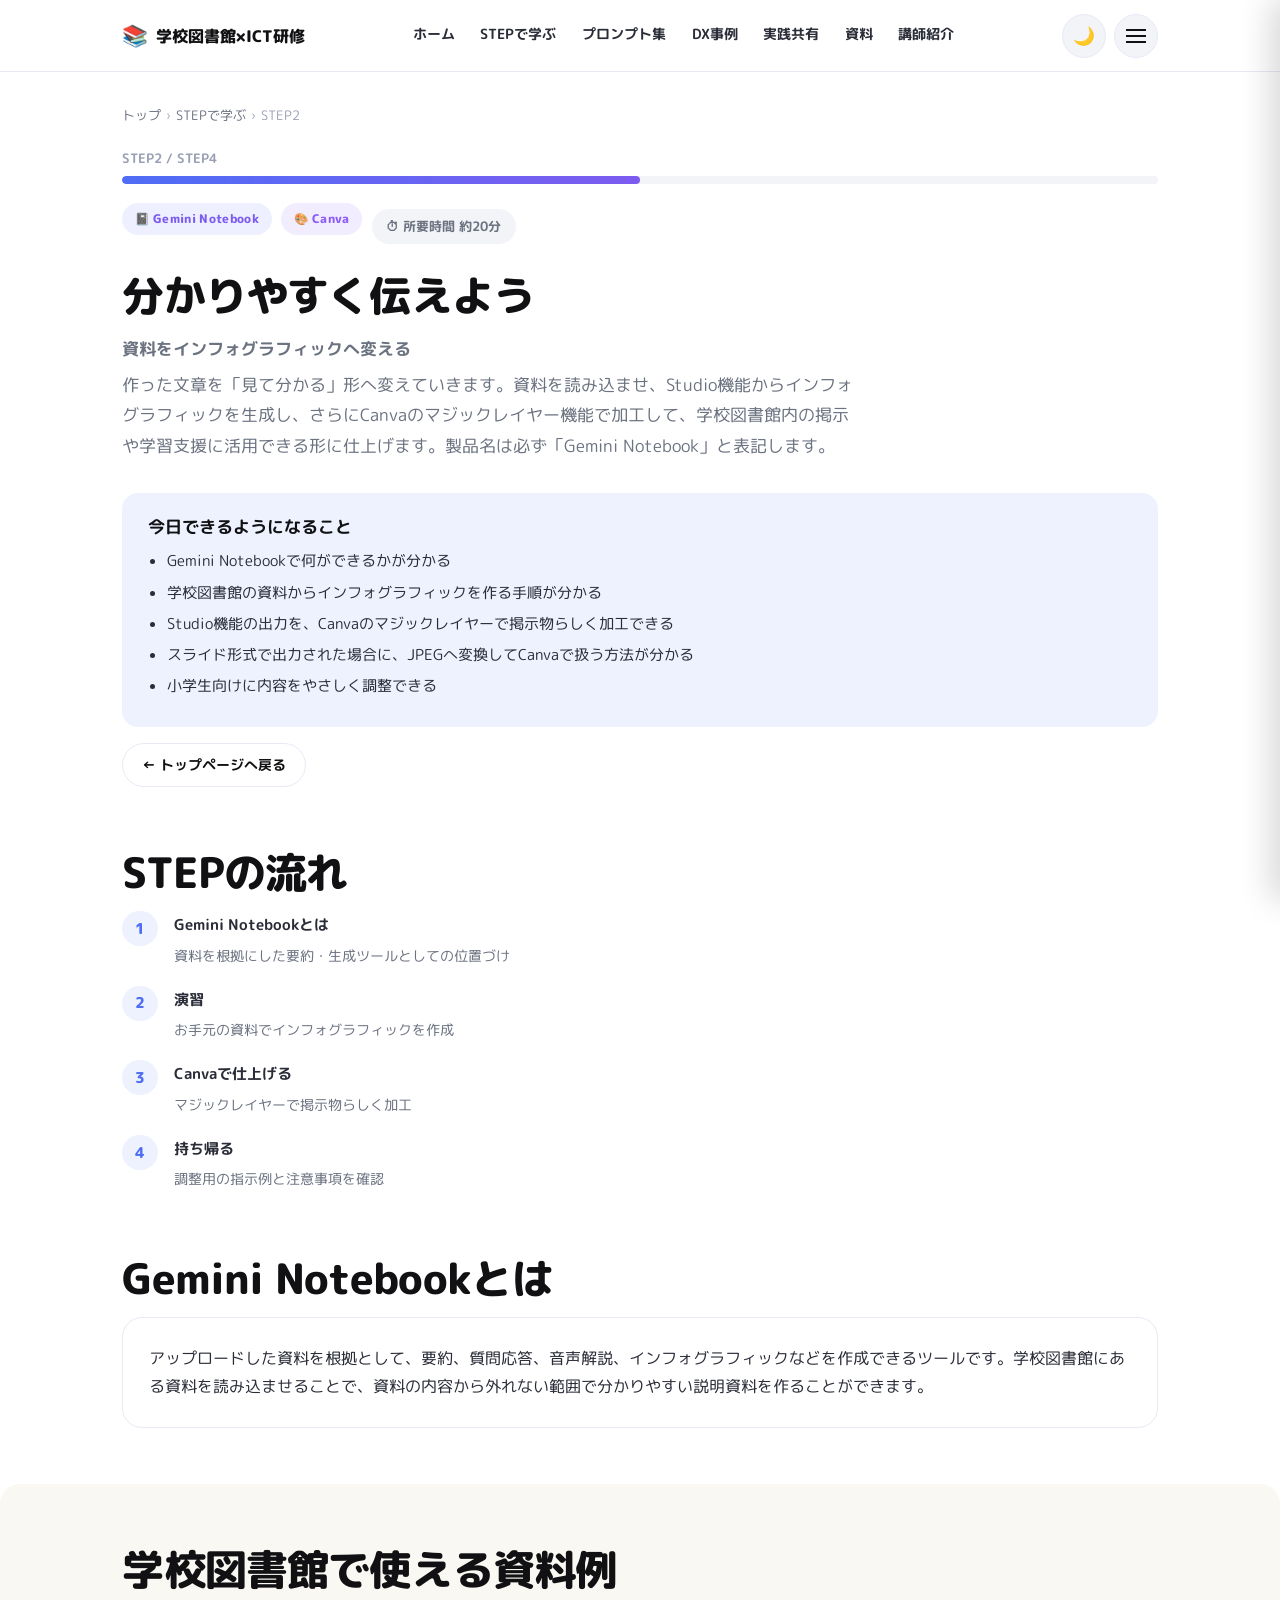
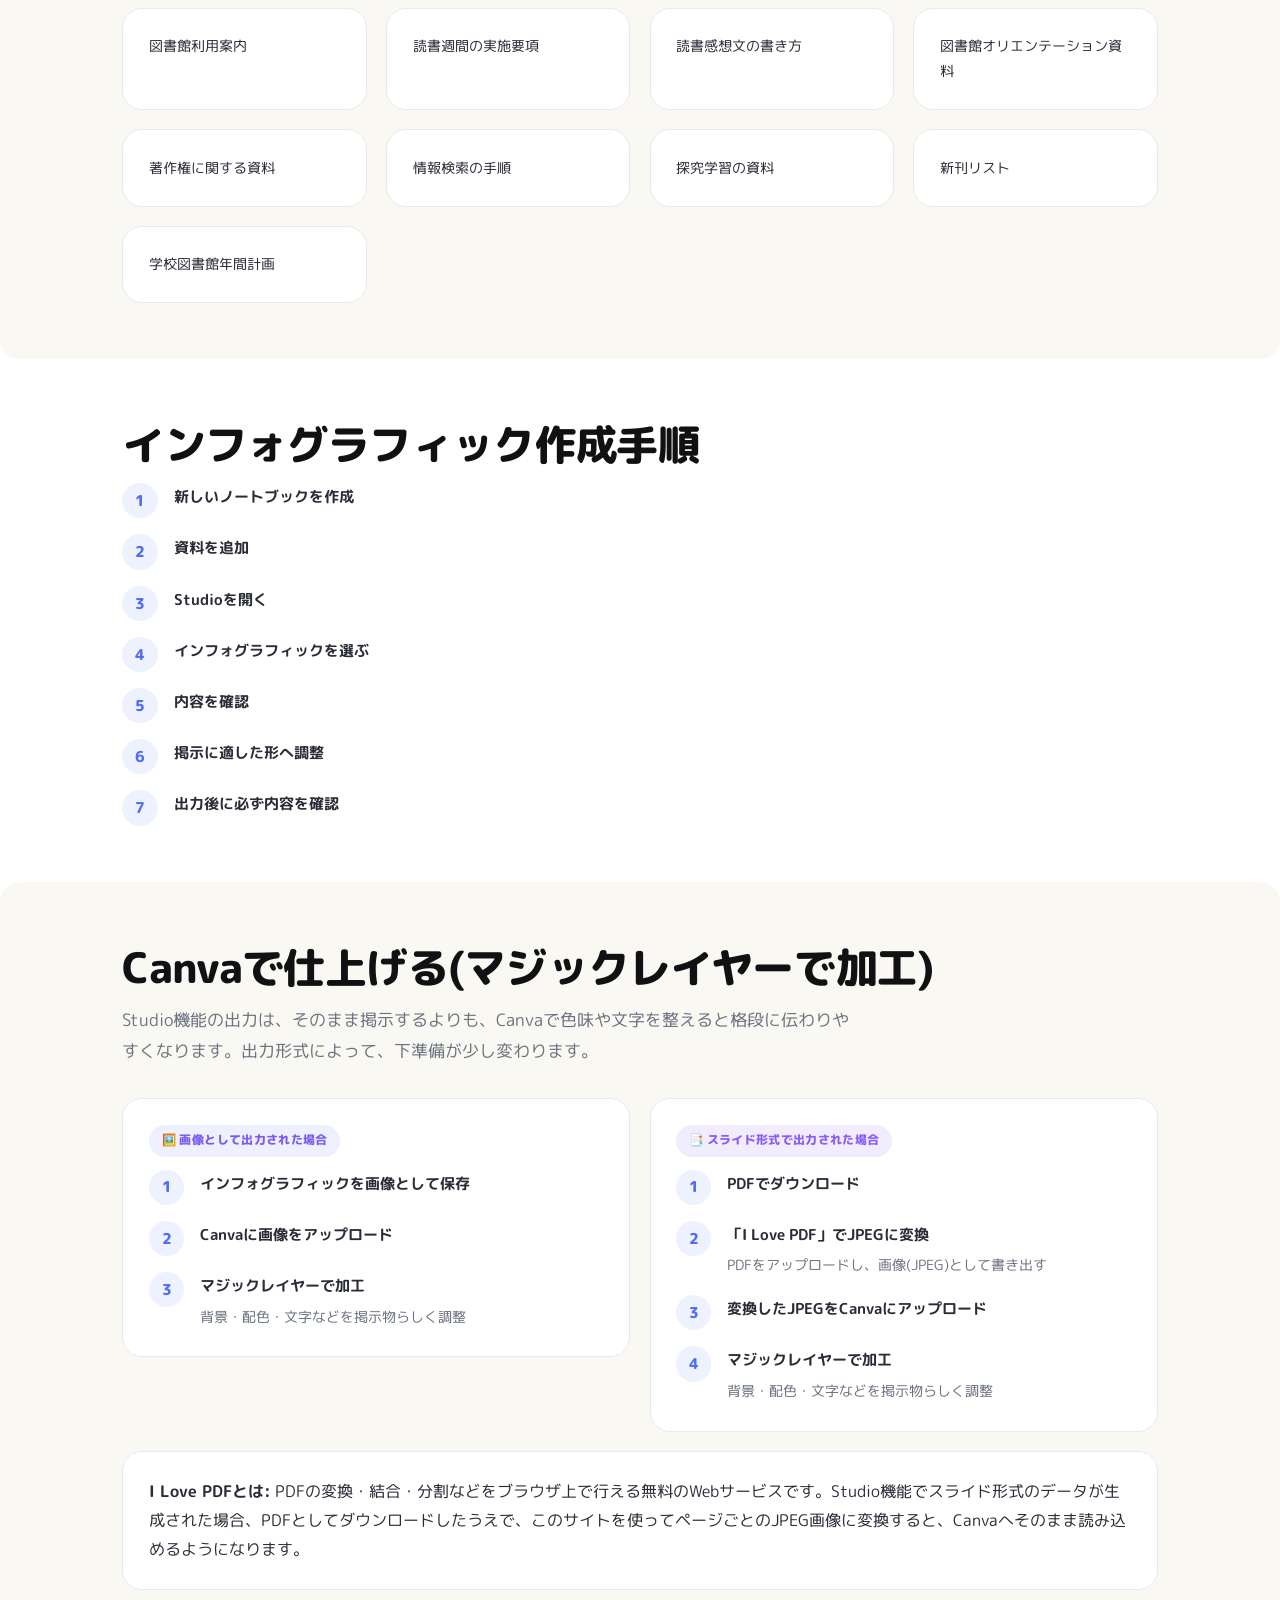
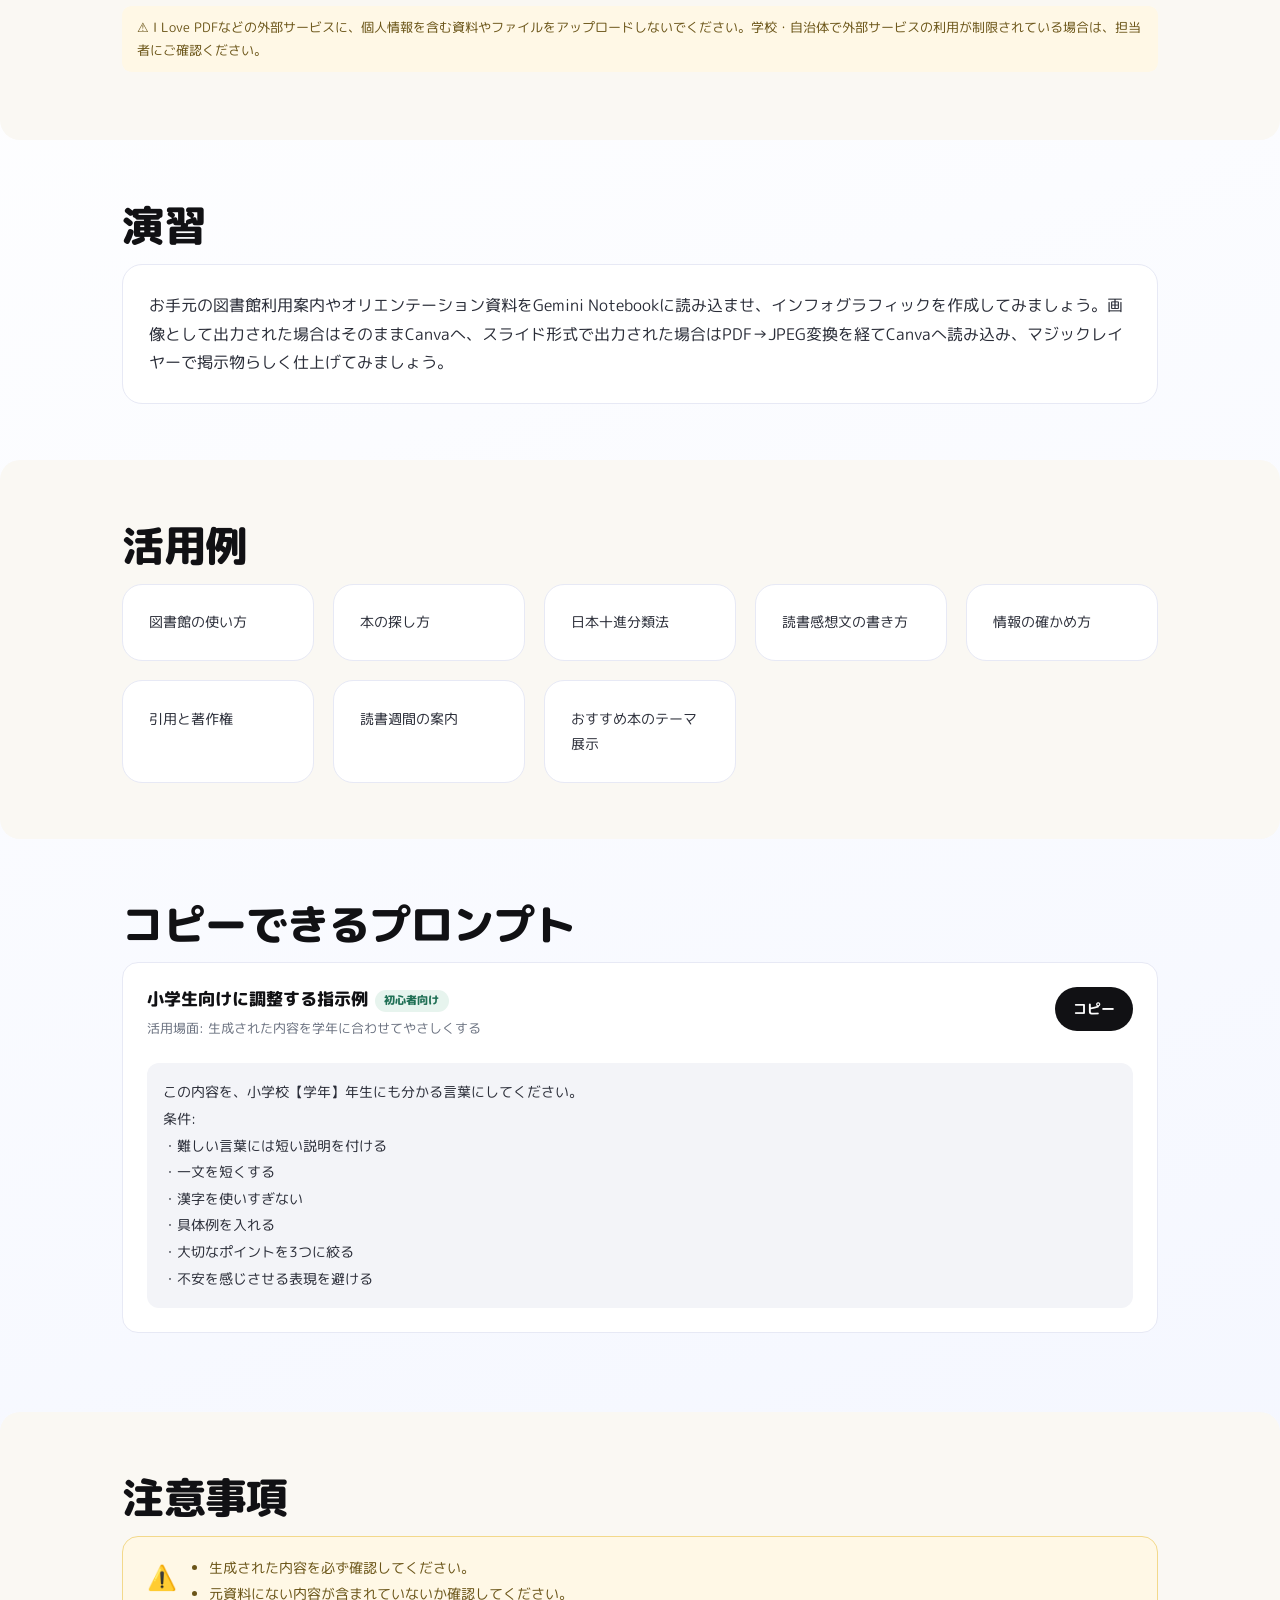
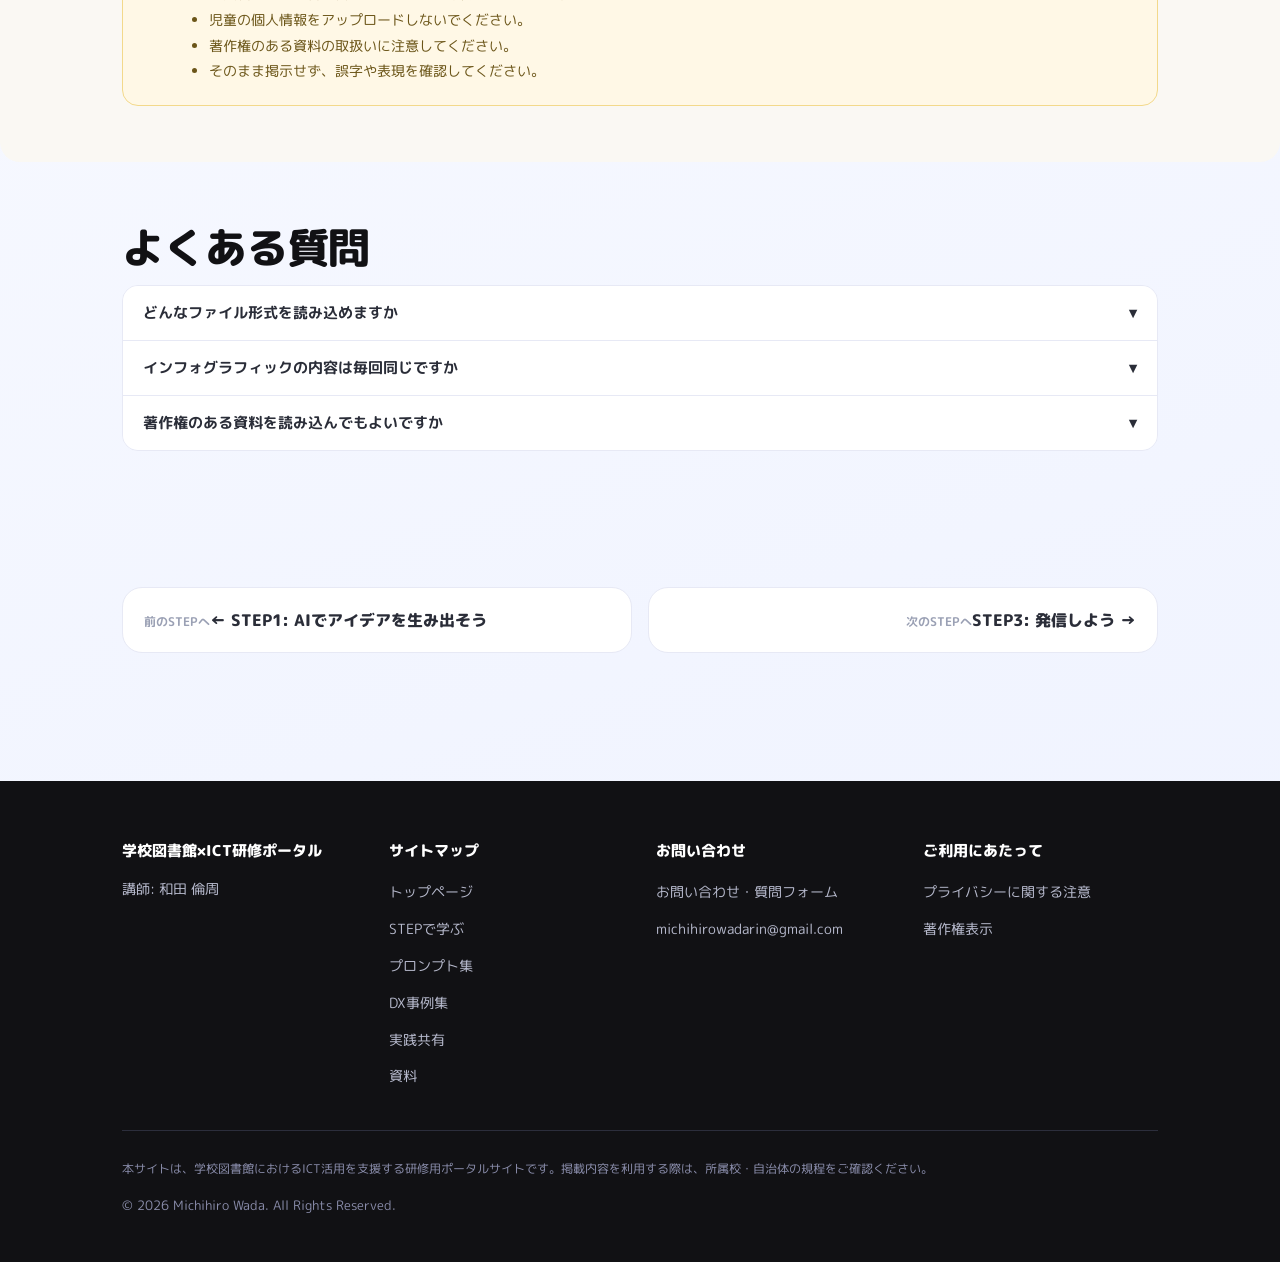
<file: courses/step2-gemini-notebook.html>
<!DOCTYPE html>
<html lang="ja">
<head>
<meta charset="UTF-8">
<meta name="viewport" content="width=device-width, initial-scale=1.0">
<title>STEP2 分かりやすく伝えよう(Gemini Notebook) | 学校図書館×ICT研修ポータル</title>
<meta name="description" content="学校図書館の困りごとを解決するストーリーのSTEP2。Gemini NotebookのStudio機能でインフォグラフィックを生成し、Canvaのマジックレイヤー機能で加工して、学校図書館の掲示物に仕上げる方法を紹介します。スライド出力をJPEGに変換する方法も解説します。">
<link rel="canonical" href="【ここにこのページの公開URLを入力】">
<link rel="preconnect" href="https://fonts.googleapis.com">
<link rel="preconnect" href="https://fonts.gstatic.com" crossorigin>
<link href="https://fonts.googleapis.com/css2?family=M+PLUS+Rounded+1c:wght@400;500;700;800&display=swap" rel="stylesheet">
<link rel="stylesheet" href="../assets/css/style.css">
</head>
<body>
<a href="#main" class="sr-only">本文へスキップ</a>

<!-- ===== スプラッシュ演出(ページを開くたびに表示) ===== -->
<div id="splash" class="splash-overlay" data-repeat="true">
  <p class="splash-text">学校図書館×ICT<span class="splash-sub">本と人をつなぐ時間を、ICTでもっと豊かに。</span></p>
</div>

<header class="site-header">
  <div class="container">
    <a href="../index.html" class="site-logo"><span class="logo-icon" aria-hidden="true">📚</span>学校図書館×ICT研修</a>
    <nav class="nav-desktop" aria-label="メインメニュー">
      <a href="../index.html">ホーム</a>
      <a href="../index.html#steps">STEPで学ぶ</a>
      <a href="../prompts/prompt-library.html">プロンプト集</a>
      <a href="../cases/dx-cases.html">DX事例</a>
      <a href="../community/share.html">実践共有</a>
      <a href="../resources/resources.html">資料</a>
      <a href="../index.html#instructor">講師紹介</a>
    </nav>
    <div class="flex items-center gap-sm">
      <button class="theme-toggle" data-theme-toggle aria-label="ダークモードに切り替え">🌙</button>
      <button id="menuBtn" class="menu-btn" aria-label="メニューを開く" aria-expanded="false" aria-controls="drawer">
        <span></span><span></span><span></span>
      </button>
    </div>
  </div>
</header>

<nav id="drawer" class="drawer" aria-label="サイト内メニュー">
  <button id="drawerClose" class="drawer-close" aria-label="メニューを閉じる">&times;</button>
  <ul><li><a href="../index.html">ホーム</a></li><li><a href="../index.html#purpose">目的から探す</a></li></ul>
  <h3>STEPで学ぶ</h3>
  <ul>
    <li><a href="../index.html#steps">STEP一覧を見る</a></li>
    <li><a href="step0-slido.html">STEP0: みんなの実践を集めよう</a></li>
    <li><a href="step1-chatgpt.html">STEP1: AIでアイデアを生み出そう</a></li>
    <li><a href="step2-gemini-notebook.html" data-nav-link>STEP2: 分かりやすく伝えよう</a></li>
    <li><a href="step3-canva-website.html">STEP3: 発信しよう</a></li>
    <li><a href="step4-gas-dx.html">STEP4: 図書館日誌Webアプリを作ろう</a></li>
  </ul>
  <h3>研修後も使う</h3>
  <ul>
    <li><a href="../prompts/prompt-library.html">プロンプト集</a></li>
    <li><a href="../cases/dx-cases.html">DX事例集</a></li>
    <li><a href="../community/share.html">実践共有・質問</a></li>
    <li><a href="../resources/resources.html">資料・リンク集</a></li>
  </ul>
  <h3>講師について</h3>
  <ul><li><a href="../index.html#instructor">講師紹介</a></li><li><a href="../index.html#books">著作紹介</a></li></ul>
  <ul style="border-top:1px solid var(--color-border); padding-top:1rem; margin-top:1rem;">
    <li><a href="../index.html#faq">よくある質問</a></li>
    <li><a href="../index.html#privacy">個人情報の取扱い</a></li>
  </ul>
</nav>
<div id="overlay" class="overlay"></div>

<main id="main">
  <section class="course-hero">
    <div class="container">
      <p class="breadcrumb"><a href="../index.html">トップ</a><span>›</span><a href="../index.html#steps">STEPで学ぶ</a><span>›</span><span>STEP2</span></p>
      <div class="progress-bar-wrap">
        <p class="progress-label">STEP2 / STEP4</p>
        <div class="progress-track"><div class="progress-fill" style="width:50%;"></div></div>
      </div>
      <div class="course-meta-row">
        <span class="tool-badge tool-gemini">📓 Gemini Notebook</span>
        <span class="tool-badge tool-canva">🎨 Canva</span>
        <span class="pill-time">⏱ 所要時間 約20分</span>
      </div>
      <h1 class="h-section">分かりやすく伝えよう</h1>
      <p class="lead" style="font-weight:700; margin-bottom:.4rem;">資料をインフォグラフィックへ変える</p>
      <p class="lead">作った文章を「見て分かる」形へ変えていきます。資料を読み込ませ、Studio機能からインフォグラフィックを生成し、さらにCanvaのマジックレイヤー機能で加工して、学校図書館内の掲示や学習支援に活用できる形に仕上げます。製品名は必ず「Gemini Notebook」と表記します。</p>
      <div class="goal-box">
        <h2>今日できるようになること</h2>
        <ul>
          <li>Gemini Notebookで何ができるかが分かる</li>
          <li>学校図書館の資料からインフォグラフィックを作る手順が分かる</li>
          <li>Studio機能の出力を、Canvaのマジックレイヤーで掲示物らしく加工できる</li>
          <li>スライド形式で出力された場合に、JPEGへ変換してCanvaで扱う方法が分かる</li>
          <li>小学生向けに内容をやさしく調整できる</li>
        </ul>
      </div>
      <a href="../index.html#steps" class="btn btn-outline btn-sm">← トップページへ戻る</a>
    </div>
  </section>

  <section class="section-tight">
    <div class="container">
      <h2 class="h-section">STEPの流れ</h2>
      <div class="step-list">
        <div class="step-item"><span class="step-num">1</span><div class="step-text"><strong>Gemini Notebookとは</strong><span>資料を根拠にした要約・生成ツールとしての位置づけ</span></div></div>
        <div class="step-item"><span class="step-num">2</span><div class="step-text"><strong>演習</strong><span>お手元の資料でインフォグラフィックを作成</span></div></div>
        <div class="step-item"><span class="step-num">3</span><div class="step-text"><strong>Canvaで仕上げる</strong><span>マジックレイヤーで掲示物らしく加工</span></div></div>
        <div class="step-item"><span class="step-num">4</span><div class="step-text"><strong>持ち帰る</strong><span>調整用の指示例と注意事項を確認</span></div></div>
      </div>
    </div>
  </section>

  <!-- ===== 12-1. Gemini Notebookとは ===== -->
  <section class="section">
    <div class="container">
      <h2 class="h-section">Gemini Notebookとは</h2>
      <div class="card">
        <p class="mb-0">アップロードした資料を根拠として、要約、質問応答、音声解説、インフォグラフィックなどを作成できるツールです。学校図書館にある資料を読み込ませることで、資料の内容から外れない範囲で分かりやすい説明資料を作ることができます。</p>
      </div>
    </div>
  </section>

  <!-- ===== 12-2. 学校図書館で使える資料例 ===== -->
  <section class="section bg-ivory rounded-section">
    <div class="container">
      <h2 class="h-section">学校図書館で使える資料例</h2>
      <div class="grid grid-3">
        <div class="card text-sm">図書館利用案内</div>
        <div class="card text-sm">読書週間の実施要項</div>
        <div class="card text-sm">読書感想文の書き方</div>
        <div class="card text-sm">図書館オリエンテーション資料</div>
        <div class="card text-sm">著作権に関する資料</div>
        <div class="card text-sm">情報検索の手順</div>
        <div class="card text-sm">探究学習の資料</div>
        <div class="card text-sm">新刊リスト</div>
        <div class="card text-sm">学校図書館年間計画</div>
      </div>
    </div>
  </section>

  <!-- ===== 12-3. インフォグラフィック作成手順 ===== -->
  <section class="section">
    <div class="container">
      <h2 class="h-section">インフォグラフィック作成手順</h2>
      <div class="step-list">
        <div class="step-item"><span class="step-num">1</span><div class="step-text"><strong>新しいノートブックを作成</strong></div></div>
        <div class="step-item"><span class="step-num">2</span><div class="step-text"><strong>資料を追加</strong></div></div>
        <div class="step-item"><span class="step-num">3</span><div class="step-text"><strong>Studioを開く</strong></div></div>
        <div class="step-item"><span class="step-num">4</span><div class="step-text"><strong>インフォグラフィックを選ぶ</strong></div></div>
        <div class="step-item"><span class="step-num">5</span><div class="step-text"><strong>内容を確認</strong></div></div>
        <div class="step-item"><span class="step-num">6</span><div class="step-text"><strong>掲示に適した形へ調整</strong></div></div>
        <div class="step-item"><span class="step-num">7</span><div class="step-text"><strong>出力後に必ず内容を確認</strong></div></div>
      </div>
    </div>
  </section>

  <!-- ===== Canvaで仕上げる(マジックレイヤーで加工) ===== -->
  <section class="section bg-ivory rounded-section">
    <div class="container">
      <h2 class="h-section">Canvaで仕上げる(マジックレイヤーで加工)</h2>
      <p class="lead">Studio機能の出力は、そのまま掲示するよりも、Canvaで色味や文字を整えると格段に伝わりやすくなります。出力形式によって、下準備が少し変わります。</p>

      <div class="grid grid-2" style="align-items:start;">
        <div class="card">
          <span class="tool-badge tool-gemini" style="margin-bottom:.8rem;">🖼️ 画像として出力された場合</span>
          <div class="step-list">
            <div class="step-item"><span class="step-num">1</span><div class="step-text"><strong>インフォグラフィックを画像として保存</strong></div></div>
            <div class="step-item"><span class="step-num">2</span><div class="step-text"><strong>Canvaに画像をアップロード</strong></div></div>
            <div class="step-item"><span class="step-num">3</span><div class="step-text"><strong>マジックレイヤーで加工</strong><span>背景・配色・文字などを掲示物らしく調整</span></div></div>
          </div>
        </div>
        <div class="card">
          <span class="tool-badge tool-canva" style="margin-bottom:.8rem;">📑 スライド形式で出力された場合</span>
          <div class="step-list">
            <div class="step-item"><span class="step-num">1</span><div class="step-text"><strong>PDFでダウンロード</strong></div></div>
            <div class="step-item"><span class="step-num">2</span><div class="step-text"><strong>「I Love PDF」でJPEGに変換</strong><span>PDFをアップロードし、画像(JPEG)として書き出す</span></div></div>
            <div class="step-item"><span class="step-num">3</span><div class="step-text"><strong>変換したJPEGをCanvaにアップロード</strong></div></div>
            <div class="step-item"><span class="step-num">4</span><div class="step-text"><strong>マジックレイヤーで加工</strong><span>背景・配色・文字などを掲示物らしく調整</span></div></div>
          </div>
        </div>
      </div>

      <div class="card" style="margin-top:1.2rem;">
        <p class="mb-0"><strong>I Love PDFとは:</strong> PDFの変換・結合・分割などをブラウザ上で行える無料のWebサービスです。Studio機能でスライド形式のデータが生成された場合、PDFとしてダウンロードしたうえで、このサイトを使ってページごとのJPEG画像に変換すると、Canvaへそのまま読み込めるようになります。</p>
      </div>
      <p class="prompt-note" style="margin-top:1rem;">⚠ I Love PDFなどの外部サービスに、個人情報を含む資料やファイルをアップロードしないでください。学校・自治体で外部サービスの利用が制限されている場合は、担当者にご確認ください。</p>
    </div>
  </section>

  <!-- 演習 -->
  <section class="section">
    <div class="container">
      <h2 class="h-section">演習</h2>
      <div class="card"><p class="mb-0">お手元の図書館利用案内やオリエンテーション資料をGemini Notebookに読み込ませ、インフォグラフィックを作成してみましょう。画像として出力された場合はそのままCanvaへ、スライド形式で出力された場合はPDF→JPEG変換を経てCanvaへ読み込み、マジックレイヤーで掲示物らしく仕上げてみましょう。</p></div>
    </div>
  </section>

  <!-- ===== 12-4. 活用例 ===== -->
  <section class="section bg-ivory rounded-section">
    <div class="container">
      <h2 class="h-section">活用例</h2>
      <div class="grid grid-4">
        <div class="card text-sm">図書館の使い方</div>
        <div class="card text-sm">本の探し方</div>
        <div class="card text-sm">日本十進分類法</div>
        <div class="card text-sm">読書感想文の書き方</div>
        <div class="card text-sm">情報の確かめ方</div>
        <div class="card text-sm">引用と著作権</div>
        <div class="card text-sm">読書週間の案内</div>
        <div class="card text-sm">おすすめ本のテーマ展示</div>
      </div>
    </div>
  </section>

  <!-- ===== コピーできるプロンプト: 12-5. 小学生向けに調整する指示例 ===== -->
  <section class="section">
    <div class="container">
      <h2 class="h-section">コピーできるプロンプト</h2>
      <div class="prompt-card">
        <div class="prompt-head">
          <div><h4>小学生向けに調整する指示例<span class="beginner-label">初心者向け</span></h4><p class="prompt-scene">活用場面: 生成された内容を学年に合わせてやさしくする</p></div>
          <button class="copy-btn" data-copy-target="#p-adjust"><span class="copy-label">コピー</span></button>
        </div>
        <div id="p-adjust" class="prompt-body">この内容を、小学校【学年】年生にも分かる言葉にしてください。
条件:
・難しい言葉には短い説明を付ける
・一文を短くする
・漢字を使いすぎない
・具体例を入れる
・大切なポイントを3つに絞る
・不安を感じさせる表現を避ける</div>
      </div>
    </div>
  </section>

  <!-- ===== 12-6. 注意事項 ===== -->
  <section class="section bg-ivory rounded-section">
    <div class="container">
      <h2 class="h-section">注意事項</h2>
      <div class="caution-card">
        <span class="material-icon" aria-hidden="true">⚠️</span>
        <ul>
          <li>生成された内容を必ず確認してください。</li>
          <li>元資料にない内容が含まれていないか確認してください。</li>
          <li>児童の個人情報をアップロードしないでください。</li>
          <li>著作権のある資料の取扱いに注意してください。</li>
          <li>そのまま掲示せず、誤字や表現を確認してください。</li>
        </ul>
      </div>
    </div>
  </section>

  <!-- FAQ -->
  <section class="section">
    <div class="container">
      <h2 class="h-section">よくある質問</h2>
      <div class="accordion">
        <div class="accordion-item">
          <button class="accordion-trigger" aria-expanded="false" aria-controls="c2faq1">どんなファイル形式を読み込めますか<span class="chevron">▾</span></button>
          <div id="c2faq1" class="accordion-panel"><p class="mb-0">PDFやドキュメント、Webページなど複数の形式に対応しています。詳細は最新のヘルプをご確認ください。</p></div>
        </div>
        <div class="accordion-item">
          <button class="accordion-trigger" aria-expanded="false" aria-controls="c2faq2">インフォグラフィックの内容は毎回同じですか<span class="chevron">▾</span></button>
          <div id="c2faq2" class="accordion-panel"><p class="mb-0">同じ資料でも、生成のたびに表現が変わることがあります。必ず内容を確認してから利用してください。</p></div>
        </div>
        <div class="accordion-item">
          <button class="accordion-trigger" aria-expanded="false" aria-controls="c2faq3">著作権のある資料を読み込んでもよいですか<span class="chevron">▾</span></button>
          <div id="c2faq3" class="accordion-panel"><p class="mb-0">利用条件を確認し、校内での利用範囲を超えないよう注意してください。判断に迷う場合は学校・自治体の担当者に確認してください。</p></div>
        </div>
      </div>
    </div>
  </section>

  <section class="section-narrow">
    <div class="container">
      <div class="course-pager">
        <a href="step1-chatgpt.html" class="card card-hover pager-link"><span class="pager-label">前のSTEPへ</span><span class="pager-title">← STEP1: AIでアイデアを生み出そう</span></a>
        <a href="step3-canva-website.html" class="card card-hover pager-link next"><span class="pager-label">次のSTEPへ</span><span class="pager-title">STEP3: 発信しよう →</span></a>
      </div>
    </div>
  </section>
</main>

<footer class="site-footer">
  <div class="container">
    <div class="footer-grid">
      <div><p class="footer-title">学校図書館×ICT研修ポータル</p><p class="text-sm" style="color:#b6b9cc;">講師: 和田 倫周</p></div>
      <div><p class="footer-title">サイトマップ</p><ul>
        <li><a href="../index.html">トップページ</a></li>
        <li><a href="../index.html#steps">STEPで学ぶ</a></li>
        <li><a href="../prompts/prompt-library.html">プロンプト集</a></li>
        <li><a href="../cases/dx-cases.html">DX事例集</a></li>
        <li><a href="../community/share.html">実践共有</a></li>
        <li><a href="../resources/resources.html">資料</a></li>
      </ul></div>
      <div><p class="footer-title">お問い合わせ</p><ul>
        <li><a href="../community/share.html">お問い合わせ・質問フォーム</a></li>
        <li><a href="mailto:michihirowadarin@gmail.com">michihirowadarin@gmail.com</a></li>
      </ul></div>
      <div><p class="footer-title">ご利用にあたって</p><ul>
        <li><a href="../index.html#privacy">プライバシーに関する注意</a></li>
        <li><a href="../index.html#copyright">著作権表示</a></li>
      </ul></div>
    </div>
    <div class="footer-note">
      <p>本サイトは、学校図書館におけるICT活用を支援する研修用ポータルサイトです。掲載内容を利用する際は、所属校・自治体の規程をご確認ください。</p>
      <p class="footer-copyright">&copy; 2026 Michihiro Wada. All Rights Reserved.</p>
    </div>
  </div>
</footer>

<button id="backToTop" class="back-to-top" aria-label="ページ上部へ戻る">↑</button>
<div id="toast" class="toast" role="status" aria-live="polite"></div>
<script src="../assets/js/main.js"></script>
</body>
</html>
</file>
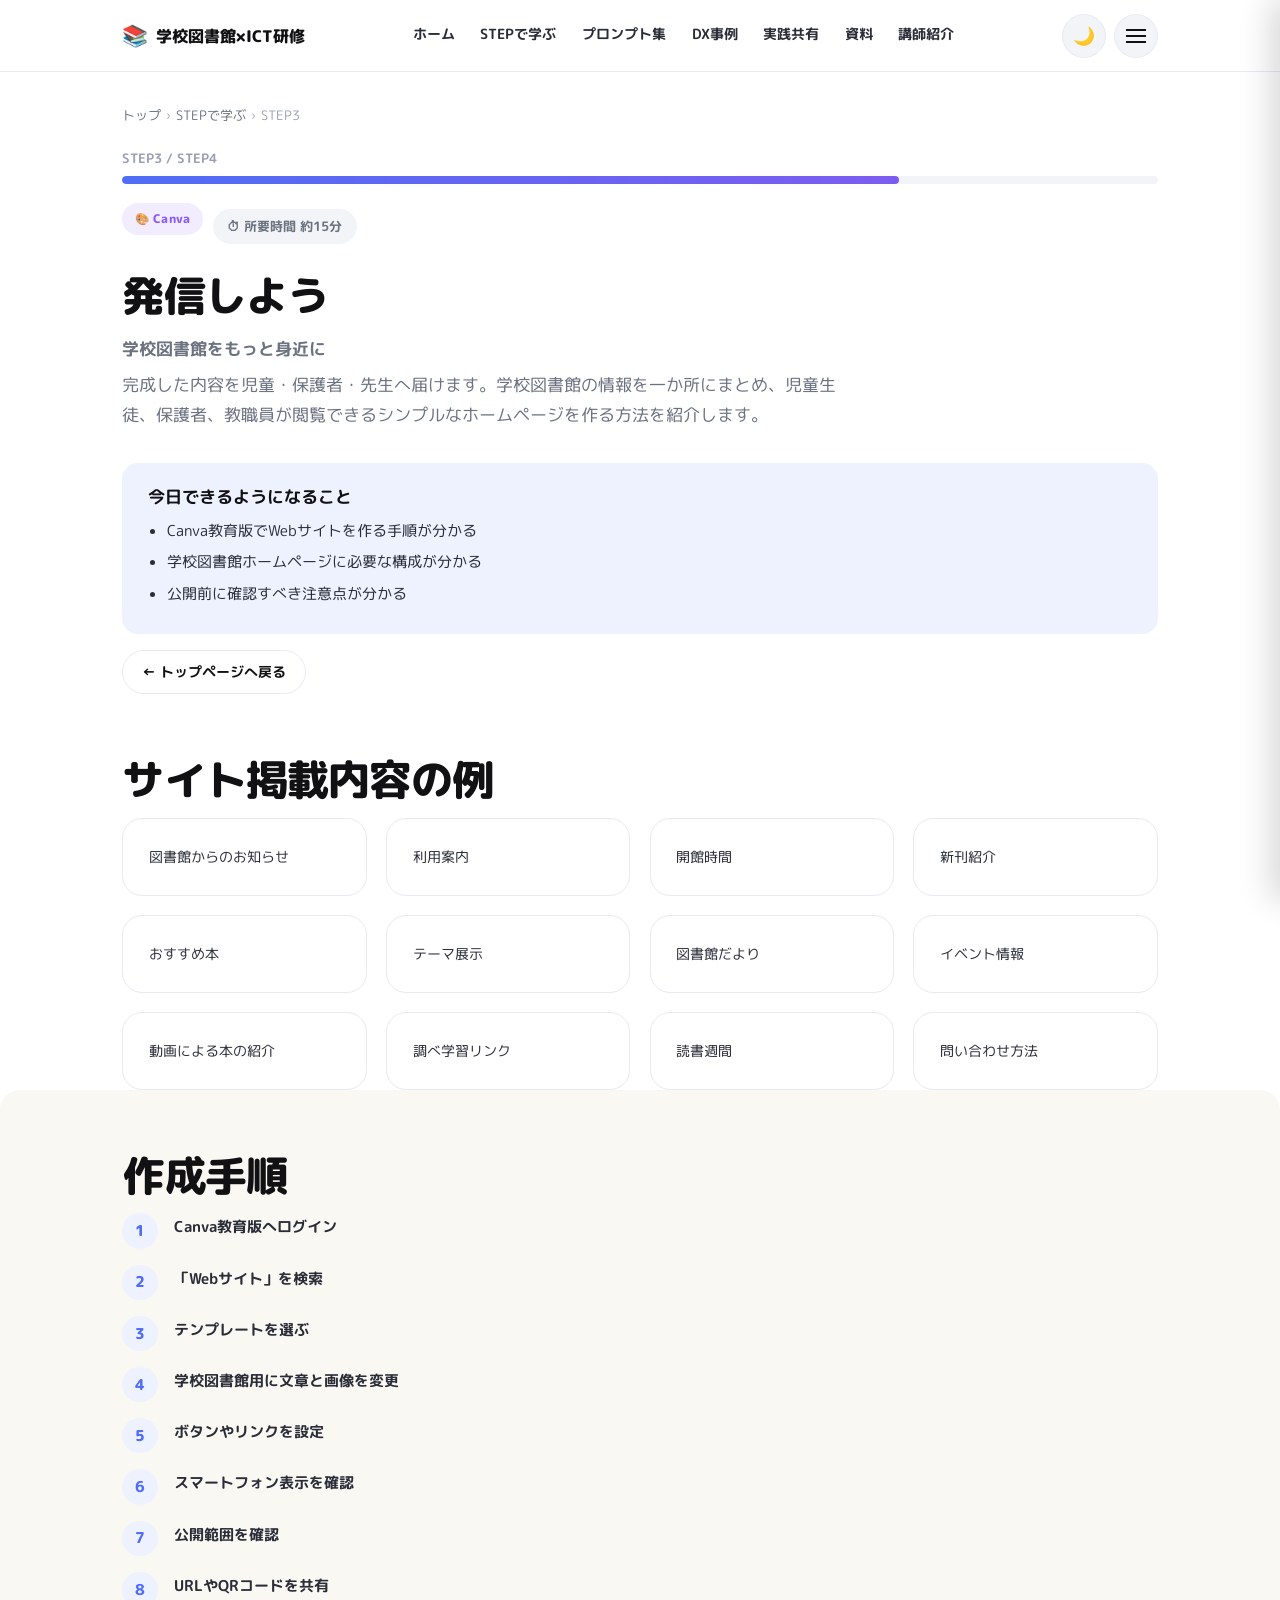
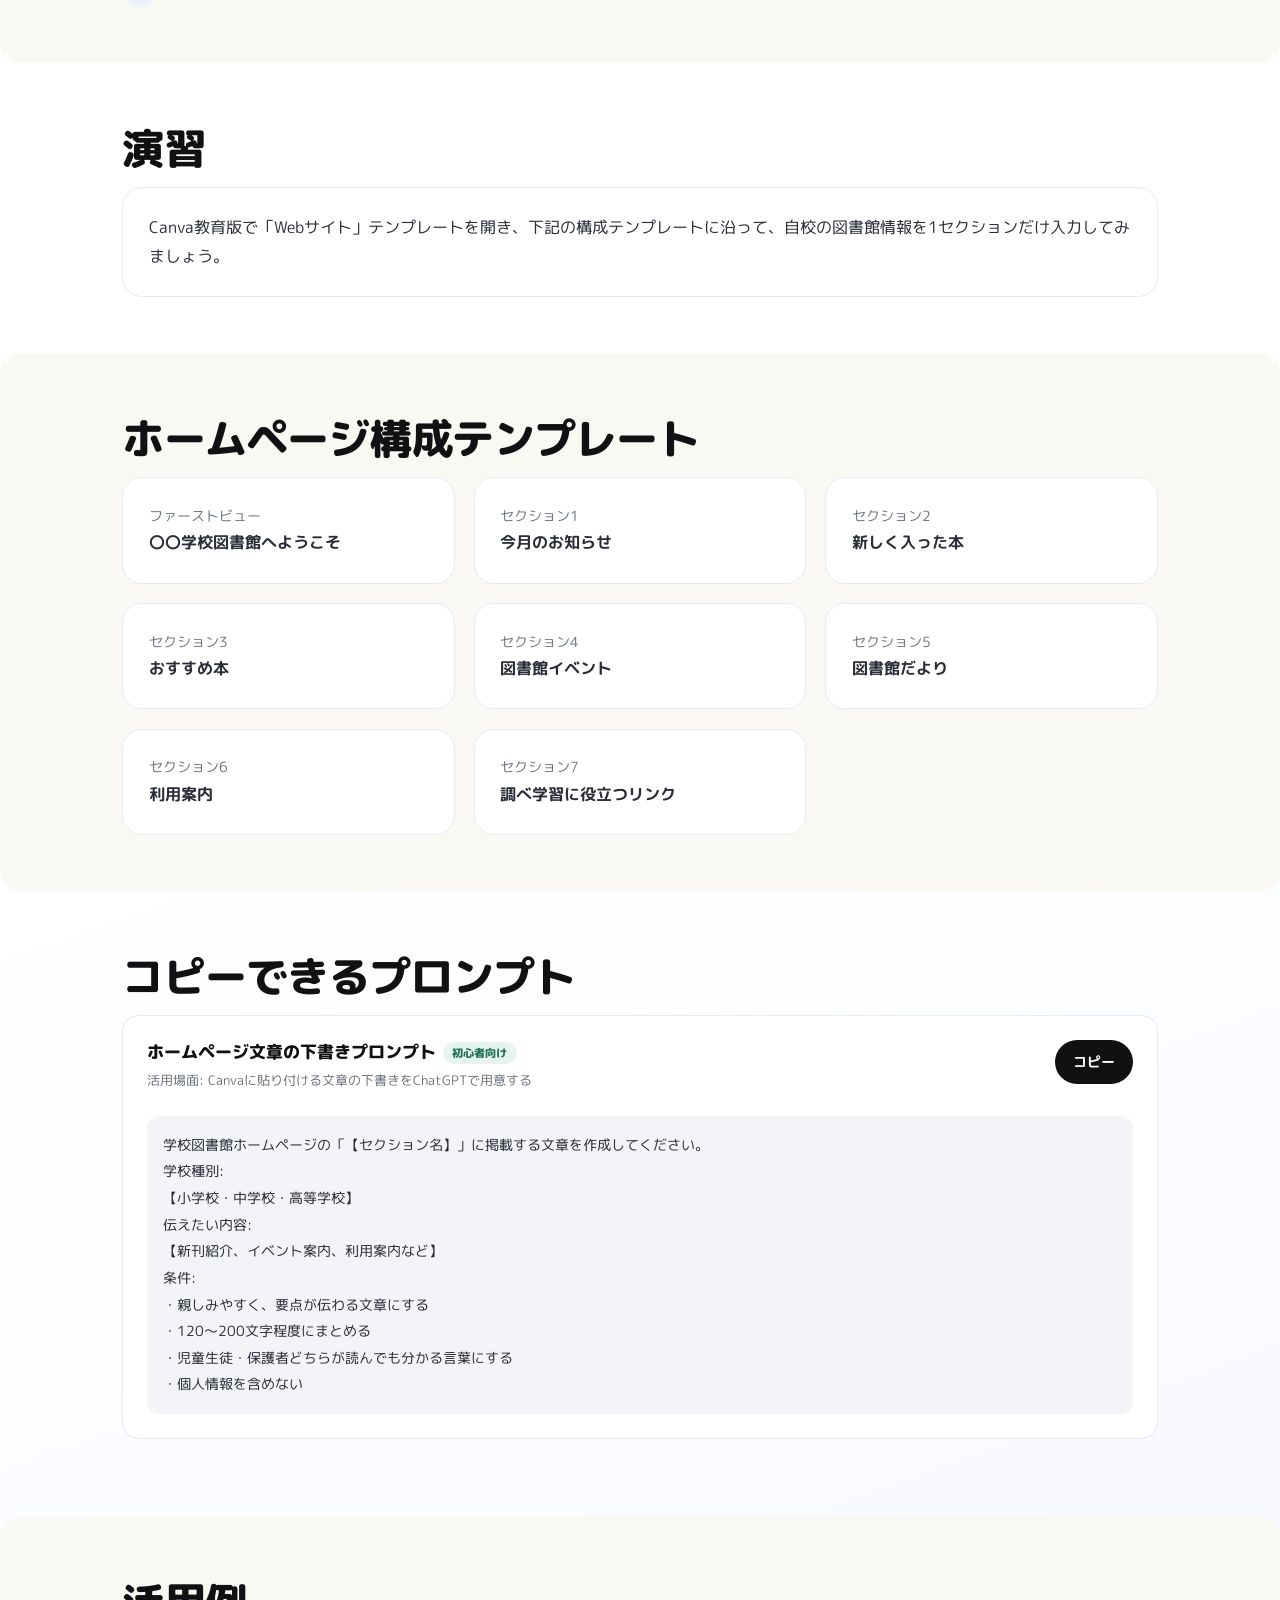
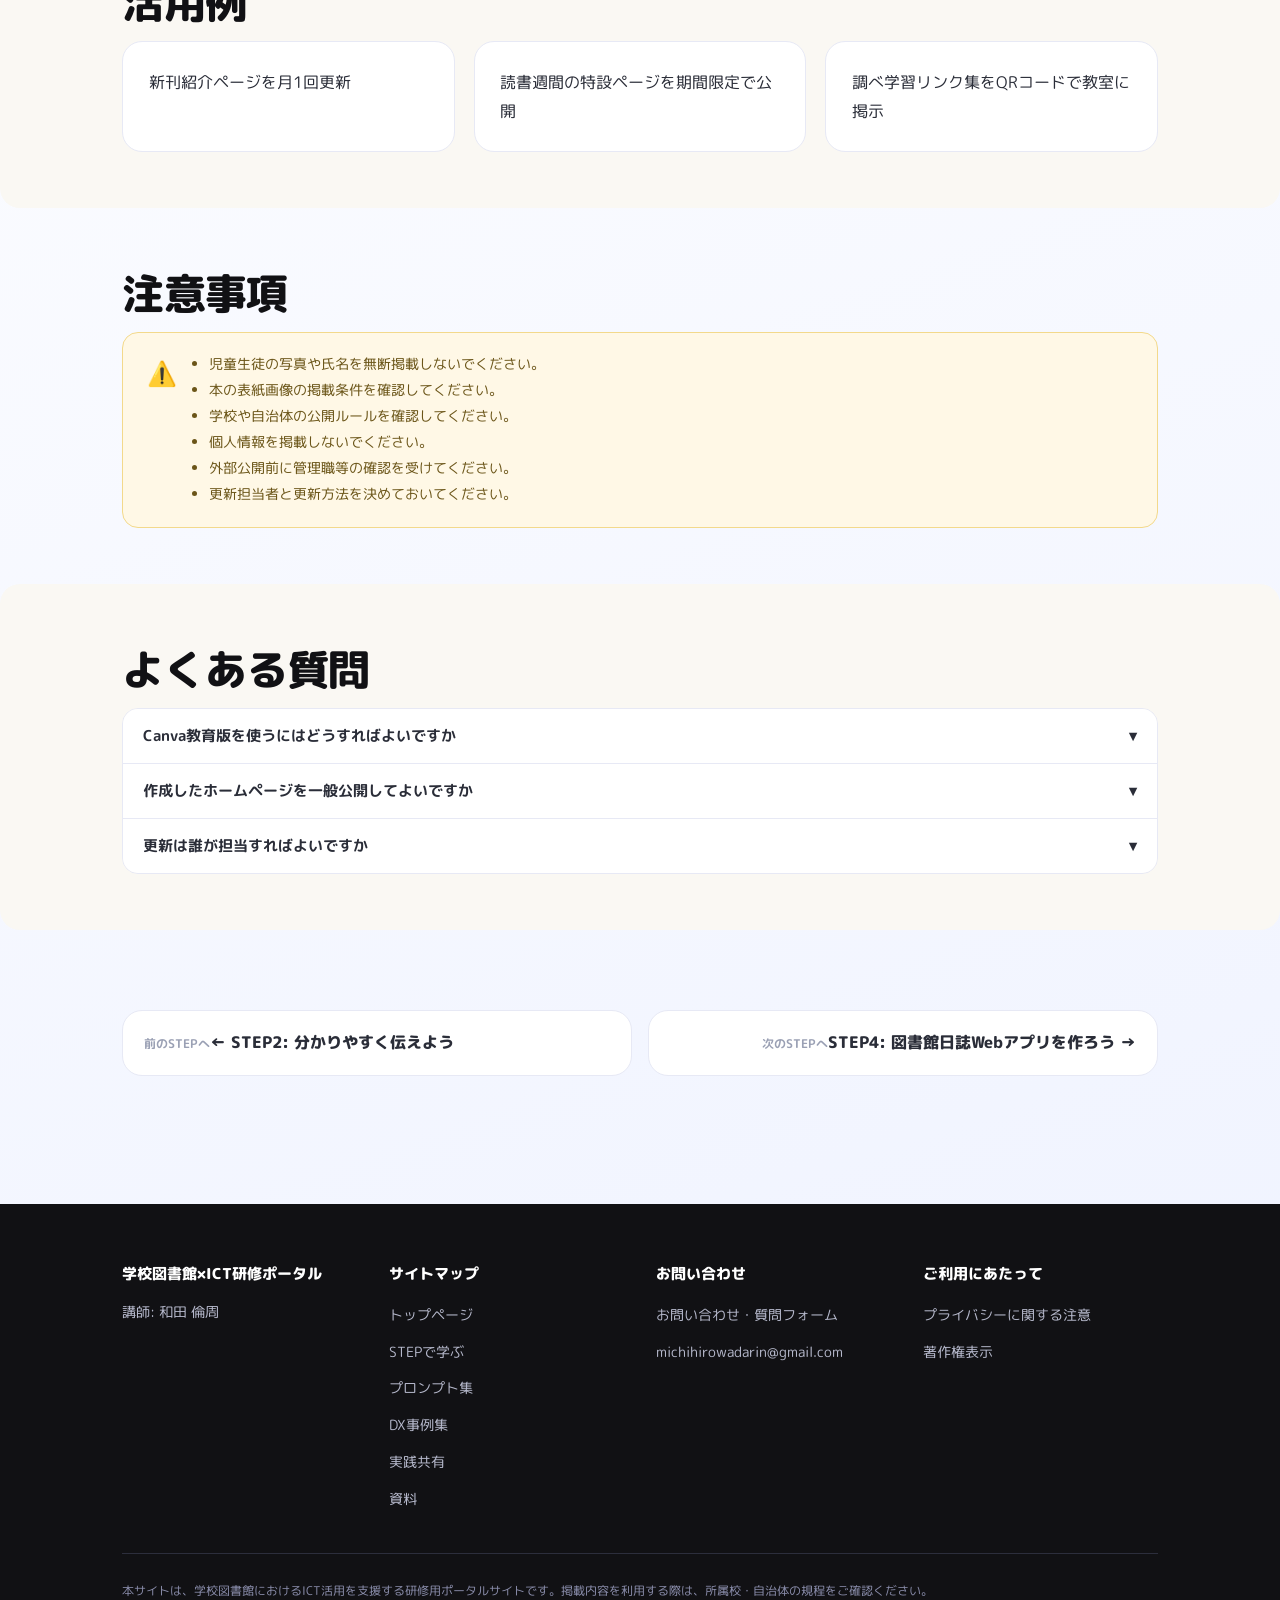
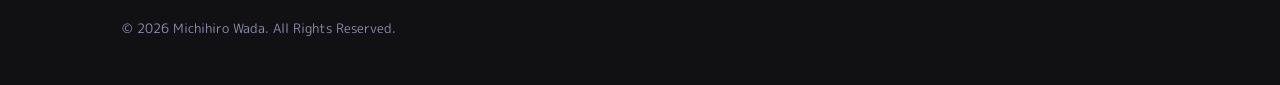
<file: courses/step3-canva-website.html>
<!DOCTYPE html>
<html lang="ja">
<head>
<meta charset="UTF-8">
<meta name="viewport" content="width=device-width, initial-scale=1.0">
<title>STEP3 発信しよう(Canva) | 学校図書館×ICT研修ポータル</title>
<meta name="description" content="学校図書館の困りごとを解決するストーリーのSTEP3。Canva教育版のWebサイト機能を使い、学校図書館の情報を一か所にまとめたホームページを作る手順を紹介します。">
<link rel="canonical" href="【ここにこのページの公開URLを入力】">
<link rel="preconnect" href="https://fonts.googleapis.com">
<link rel="preconnect" href="https://fonts.gstatic.com" crossorigin>
<link href="https://fonts.googleapis.com/css2?family=M+PLUS+Rounded+1c:wght@400;500;700;800&display=swap" rel="stylesheet">
<link rel="stylesheet" href="../assets/css/style.css">
</head>
<body>
<a href="#main" class="sr-only">本文へスキップ</a>

<!-- ===== スプラッシュ演出(ページを開くたびに表示) ===== -->
<div id="splash" class="splash-overlay" data-repeat="true">
  <p class="splash-text">学校図書館×ICT<span class="splash-sub">本と人をつなぐ時間を、ICTでもっと豊かに。</span></p>
</div>

<header class="site-header">
  <div class="container">
    <a href="../index.html" class="site-logo"><span class="logo-icon" aria-hidden="true">📚</span>学校図書館×ICT研修</a>
    <nav class="nav-desktop" aria-label="メインメニュー">
      <a href="../index.html">ホーム</a>
      <a href="../index.html#steps">STEPで学ぶ</a>
      <a href="../prompts/prompt-library.html">プロンプト集</a>
      <a href="../cases/dx-cases.html">DX事例</a>
      <a href="../community/share.html">実践共有</a>
      <a href="../resources/resources.html">資料</a>
      <a href="../index.html#instructor">講師紹介</a>
    </nav>
    <div class="flex items-center gap-sm">
      <button class="theme-toggle" data-theme-toggle aria-label="ダークモードに切り替え">🌙</button>
      <button id="menuBtn" class="menu-btn" aria-label="メニューを開く" aria-expanded="false" aria-controls="drawer">
        <span></span><span></span><span></span>
      </button>
    </div>
  </div>
</header>

<nav id="drawer" class="drawer" aria-label="サイト内メニュー">
  <button id="drawerClose" class="drawer-close" aria-label="メニューを閉じる">&times;</button>
  <ul><li><a href="../index.html">ホーム</a></li><li><a href="../index.html#purpose">目的から探す</a></li></ul>
  <h3>STEPで学ぶ</h3>
  <ul>
    <li><a href="../index.html#steps">STEP一覧を見る</a></li>
    <li><a href="step0-slido.html">STEP0: みんなの実践を集めよう</a></li>
    <li><a href="step1-chatgpt.html">STEP1: AIでアイデアを生み出そう</a></li>
    <li><a href="step2-gemini-notebook.html">STEP2: 分かりやすく伝えよう</a></li>
    <li><a href="step3-canva-website.html" data-nav-link>STEP3: 発信しよう</a></li>
    <li><a href="step4-gas-dx.html">STEP4: 図書館日誌Webアプリを作ろう</a></li>
  </ul>
  <h3>研修後も使う</h3>
  <ul>
    <li><a href="../prompts/prompt-library.html">プロンプト集</a></li>
    <li><a href="../cases/dx-cases.html">DX事例集</a></li>
    <li><a href="../community/share.html">実践共有・質問</a></li>
    <li><a href="../resources/resources.html">資料・リンク集</a></li>
  </ul>
  <h3>講師について</h3>
  <ul><li><a href="../index.html#instructor">講師紹介</a></li><li><a href="../index.html#books">著作紹介</a></li></ul>
  <ul style="border-top:1px solid var(--color-border); padding-top:1rem; margin-top:1rem;">
    <li><a href="../index.html#faq">よくある質問</a></li>
    <li><a href="../index.html#privacy">個人情報の取扱い</a></li>
  </ul>
</nav>
<div id="overlay" class="overlay"></div>

<main id="main">
  <section class="course-hero">
    <div class="container">
      <p class="breadcrumb"><a href="../index.html">トップ</a><span>›</span><a href="../index.html#steps">STEPで学ぶ</a><span>›</span><span>STEP3</span></p>
      <div class="progress-bar-wrap">
        <p class="progress-label">STEP3 / STEP4</p>
        <div class="progress-track"><div class="progress-fill" style="width:75%;"></div></div>
      </div>
      <div class="course-meta-row">
        <span class="tool-badge tool-canva">🎨 Canva</span>
        <span class="pill-time">⏱ 所要時間 約15分</span>
      </div>
      <h1 class="h-section">発信しよう</h1>
      <p class="lead" style="font-weight:700; margin-bottom:.4rem;">学校図書館をもっと身近に</p>
      <p class="lead">完成した内容を児童・保護者・先生へ届けます。学校図書館の情報を一か所にまとめ、児童生徒、保護者、教職員が閲覧できるシンプルなホームページを作る方法を紹介します。</p>
      <div class="goal-box">
        <h2>今日できるようになること</h2>
        <ul>
          <li>Canva教育版でWebサイトを作る手順が分かる</li>
          <li>学校図書館ホームページに必要な構成が分かる</li>
          <li>公開前に確認すべき注意点が分かる</li>
        </ul>
      </div>
      <a href="../index.html#steps" class="btn btn-outline btn-sm">← トップページへ戻る</a>
    </div>
  </section>

  <section class="section-tight">
    <div class="container">
      <h2 class="h-section">サイト掲載内容の例</h2>
      <div class="grid grid-3">
        <div class="card text-sm">図書館からのお知らせ</div>
        <div class="card text-sm">利用案内</div>
        <div class="card text-sm">開館時間</div>
        <div class="card text-sm">新刊紹介</div>
        <div class="card text-sm">おすすめ本</div>
        <div class="card text-sm">テーマ展示</div>
        <div class="card text-sm">図書館だより</div>
        <div class="card text-sm">イベント情報</div>
        <div class="card text-sm">動画による本の紹介</div>
        <div class="card text-sm">調べ学習リンク</div>
        <div class="card text-sm">読書週間</div>
        <div class="card text-sm">問い合わせ方法</div>
      </div>
    </div>
  </section>

  <!-- 作成手順 -->
  <section class="section bg-ivory rounded-section">
    <div class="container">
      <h2 class="h-section">作成手順</h2>
      <div class="step-list">
        <div class="step-item"><span class="step-num">1</span><div class="step-text"><strong>Canva教育版へログイン</strong></div></div>
        <div class="step-item"><span class="step-num">2</span><div class="step-text"><strong>「Webサイト」を検索</strong></div></div>
        <div class="step-item"><span class="step-num">3</span><div class="step-text"><strong>テンプレートを選ぶ</strong></div></div>
        <div class="step-item"><span class="step-num">4</span><div class="step-text"><strong>学校図書館用に文章と画像を変更</strong></div></div>
        <div class="step-item"><span class="step-num">5</span><div class="step-text"><strong>ボタンやリンクを設定</strong></div></div>
        <div class="step-item"><span class="step-num">6</span><div class="step-text"><strong>スマートフォン表示を確認</strong></div></div>
        <div class="step-item"><span class="step-num">7</span><div class="step-text"><strong>公開範囲を確認</strong></div></div>
        <div class="step-item"><span class="step-num">8</span><div class="step-text"><strong>URLやQRコードを共有</strong></div></div>
      </div>
    </div>
  </section>

  <!-- 演習 -->
  <section class="section">
    <div class="container">
      <h2 class="h-section">演習</h2>
      <div class="card"><p class="mb-0">Canva教育版で「Webサイト」テンプレートを開き、下記の構成テンプレートに沿って、自校の図書館情報を1セクションだけ入力してみましょう。</p></div>
    </div>
  </section>

  <!-- ホームページ構成テンプレート -->
  <section class="section bg-ivory rounded-section">
    <div class="container">
      <h2 class="h-section">ホームページ構成テンプレート</h2>
      <div class="grid grid-2">
        <div class="card"><p class="text-sm text-sub mb-0">ファーストビュー</p><p class="mb-0" style="font-weight:700;">〇〇学校図書館へようこそ</p></div>
        <div class="card"><p class="text-sm text-sub mb-0">セクション1</p><p class="mb-0" style="font-weight:700;">今月のお知らせ</p></div>
        <div class="card"><p class="text-sm text-sub mb-0">セクション2</p><p class="mb-0" style="font-weight:700;">新しく入った本</p></div>
        <div class="card"><p class="text-sm text-sub mb-0">セクション3</p><p class="mb-0" style="font-weight:700;">おすすめ本</p></div>
        <div class="card"><p class="text-sm text-sub mb-0">セクション4</p><p class="mb-0" style="font-weight:700;">図書館イベント</p></div>
        <div class="card"><p class="text-sm text-sub mb-0">セクション5</p><p class="mb-0" style="font-weight:700;">図書館だより</p></div>
        <div class="card"><p class="text-sm text-sub mb-0">セクション6</p><p class="mb-0" style="font-weight:700;">利用案内</p></div>
        <div class="card"><p class="text-sm text-sub mb-0">セクション7</p><p class="mb-0" style="font-weight:700;">調べ学習に役立つリンク</p></div>
      </div>
    </div>
  </section>

  <!-- コピーできるプロンプト(補助) -->
  <section class="section">
    <div class="container">
      <h2 class="h-section">コピーできるプロンプト</h2>
      <div class="prompt-card">
        <div class="prompt-head">
          <div><h4>ホームページ文章の下書きプロンプト<span class="beginner-label">初心者向け</span></h4><p class="prompt-scene">活用場面: Canvaに貼り付ける文章の下書きをChatGPTで用意する</p></div>
          <button class="copy-btn" data-copy-target="#p-website"><span class="copy-label">コピー</span></button>
        </div>
        <div id="p-website" class="prompt-body">学校図書館ホームページの「【セクション名】」に掲載する文章を作成してください。
学校種別:
【小学校・中学校・高等学校】
伝えたい内容:
【新刊紹介、イベント案内、利用案内など】
条件:
・親しみやすく、要点が伝わる文章にする
・120〜200文字程度にまとめる
・児童生徒・保護者どちらが読んでも分かる言葉にする
・個人情報を含めない</div>
      </div>
    </div>
  </section>

  <!-- 活用例 -->
  <section class="section bg-ivory rounded-section">
    <div class="container">
      <h2 class="h-section">活用例</h2>
      <div class="grid grid-3">
        <div class="card"><p class="mb-0">新刊紹介ページを月1回更新</p></div>
        <div class="card"><p class="mb-0">読書週間の特設ページを期間限定で公開</p></div>
        <div class="card"><p class="mb-0">調べ学習リンク集をQRコードで教室に掲示</p></div>
      </div>
    </div>
  </section>

  <!-- 注意事項 -->
  <section class="section">
    <div class="container">
      <h2 class="h-section">注意事項</h2>
      <div class="caution-card">
        <span class="material-icon" aria-hidden="true">⚠️</span>
        <ul>
          <li>児童生徒の写真や氏名を無断掲載しないでください。</li>
          <li>本の表紙画像の掲載条件を確認してください。</li>
          <li>学校や自治体の公開ルールを確認してください。</li>
          <li>個人情報を掲載しないでください。</li>
          <li>外部公開前に管理職等の確認を受けてください。</li>
          <li>更新担当者と更新方法を決めておいてください。</li>
        </ul>
      </div>
    </div>
  </section>

  <!-- FAQ -->
  <section class="section bg-ivory rounded-section">
    <div class="container">
      <h2 class="h-section">よくある質問</h2>
      <div class="accordion">
        <div class="accordion-item">
          <button class="accordion-trigger" aria-expanded="false" aria-controls="c4faq1">Canva教育版を使うにはどうすればよいですか<span class="chevron">▾</span></button>
          <div id="c4faq1" class="accordion-panel"><p class="mb-0">学校のメールアドレスで教育版を申請できる場合があります。詳しくは自治体・学校のICT担当者にご確認ください。</p></div>
        </div>
        <div class="accordion-item">
          <button class="accordion-trigger" aria-expanded="false" aria-controls="c4faq2">作成したホームページを一般公開してよいですか<span class="chevron">▾</span></button>
          <div id="c4faq2" class="accordion-panel"><p class="mb-0">公開前に管理職等の確認を受け、学校・自治体の公開ルールに従ってください。</p></div>
        </div>
        <div class="accordion-item">
          <button class="accordion-trigger" aria-expanded="false" aria-controls="c4faq3">更新は誰が担当すればよいですか<span class="chevron">▾</span></button>
          <div id="c4faq3" class="accordion-panel"><p class="mb-0">担当者を決めておくと更新が続けやすくなります。複数人で編集権限を持つ運用も検討してください。</p></div>
        </div>
      </div>
    </div>
  </section>

  <section class="section-narrow">
    <div class="container">
      <div class="course-pager">
        <a href="step2-gemini-notebook.html" class="card card-hover pager-link"><span class="pager-label">前のSTEPへ</span><span class="pager-title">← STEP2: 分かりやすく伝えよう</span></a>
        <a href="step4-gas-dx.html" class="card card-hover pager-link next"><span class="pager-label">次のSTEPへ</span><span class="pager-title">STEP4: 図書館日誌Webアプリを作ろう →</span></a>
      </div>
    </div>
  </section>
</main>

<footer class="site-footer">
  <div class="container">
    <div class="footer-grid">
      <div><p class="footer-title">学校図書館×ICT研修ポータル</p><p class="text-sm" style="color:#b6b9cc;">講師: 和田 倫周</p></div>
      <div><p class="footer-title">サイトマップ</p><ul>
        <li><a href="../index.html">トップページ</a></li>
        <li><a href="../index.html#steps">STEPで学ぶ</a></li>
        <li><a href="../prompts/prompt-library.html">プロンプト集</a></li>
        <li><a href="../cases/dx-cases.html">DX事例集</a></li>
        <li><a href="../community/share.html">実践共有</a></li>
        <li><a href="../resources/resources.html">資料</a></li>
      </ul></div>
      <div><p class="footer-title">お問い合わせ</p><ul>
        <li><a href="../community/share.html">お問い合わせ・質問フォーム</a></li>
        <li><a href="mailto:michihirowadarin@gmail.com">michihirowadarin@gmail.com</a></li>
      </ul></div>
      <div><p class="footer-title">ご利用にあたって</p><ul>
        <li><a href="../index.html#privacy">プライバシーに関する注意</a></li>
        <li><a href="../index.html#copyright">著作権表示</a></li>
      </ul></div>
    </div>
    <div class="footer-note">
      <p>本サイトは、学校図書館におけるICT活用を支援する研修用ポータルサイトです。掲載内容を利用する際は、所属校・自治体の規程をご確認ください。</p>
      <p class="footer-copyright">&copy; 2026 Michihiro Wada. All Rights Reserved.</p>
    </div>
  </div>
</footer>

<button id="backToTop" class="back-to-top" aria-label="ページ上部へ戻る">↑</button>
<div id="toast" class="toast" role="status" aria-live="polite"></div>
<script src="../assets/js/main.js"></script>
</body>
</html>
</file>
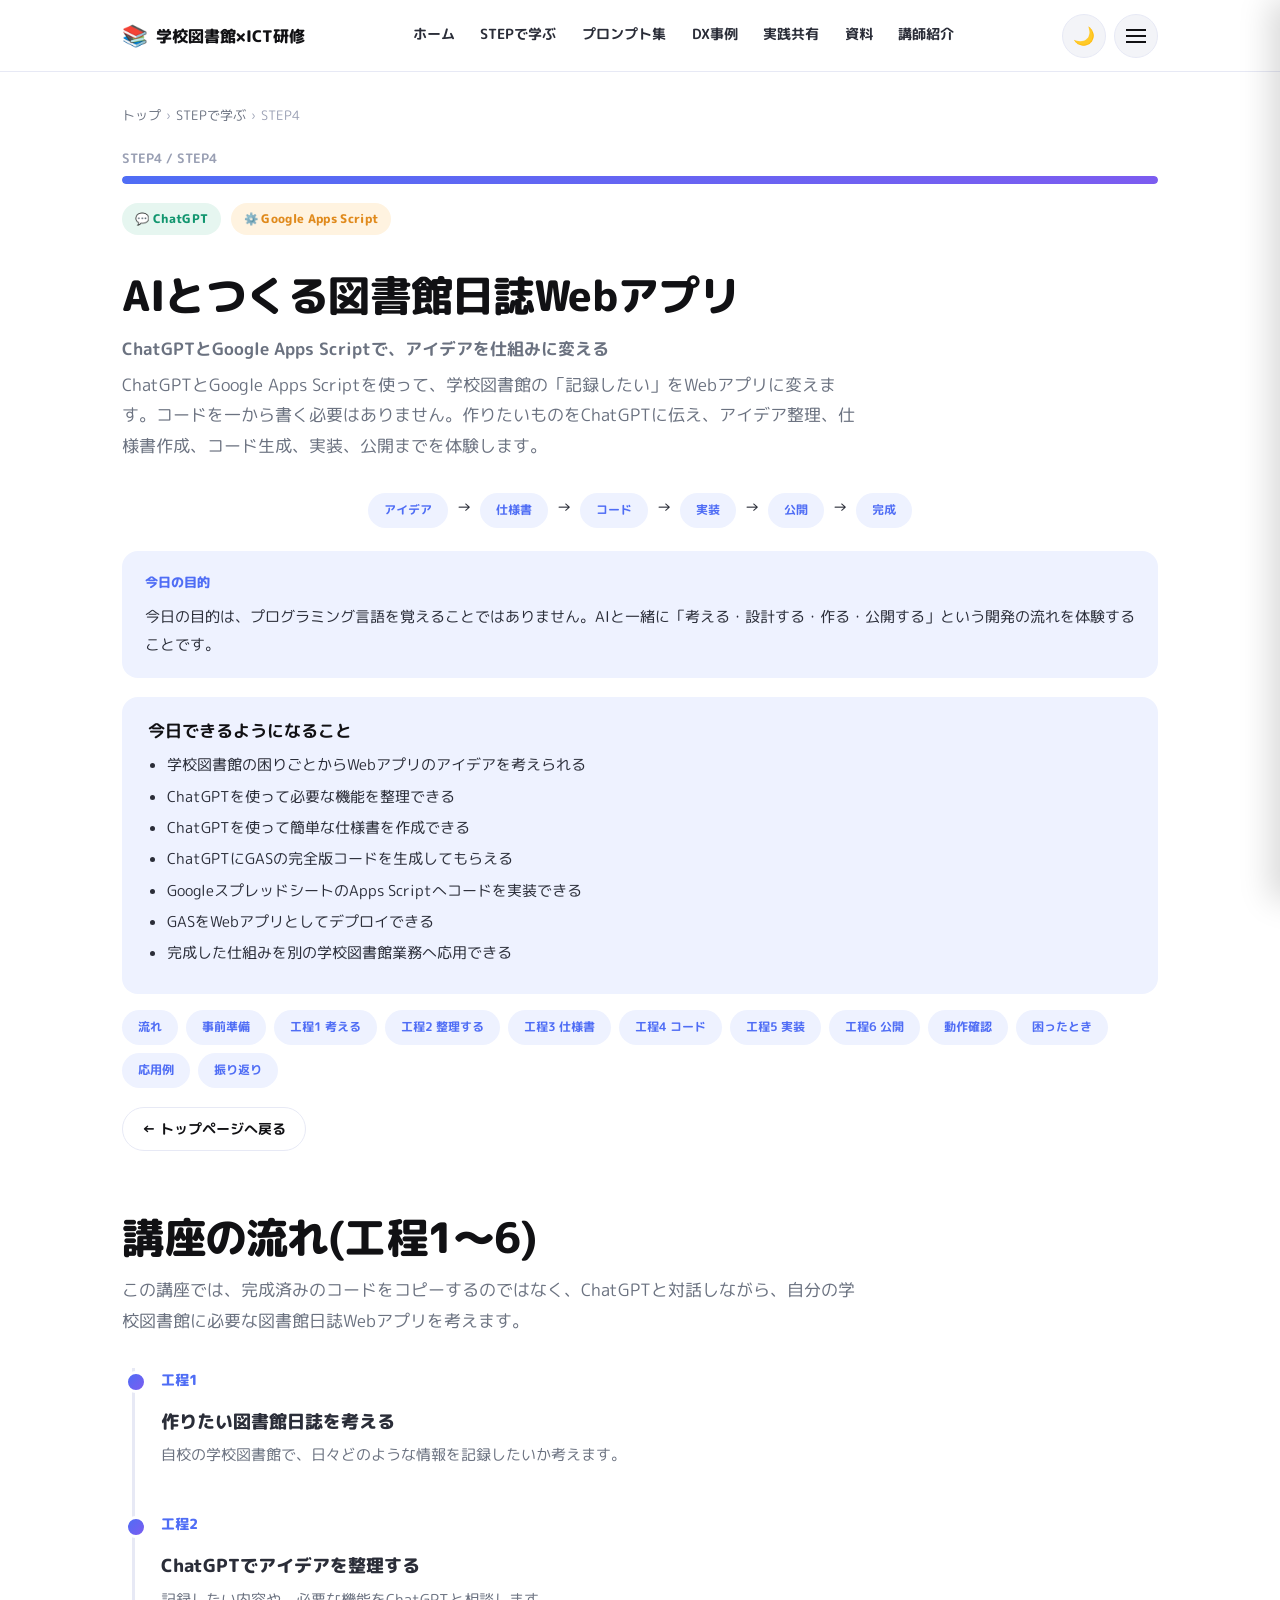
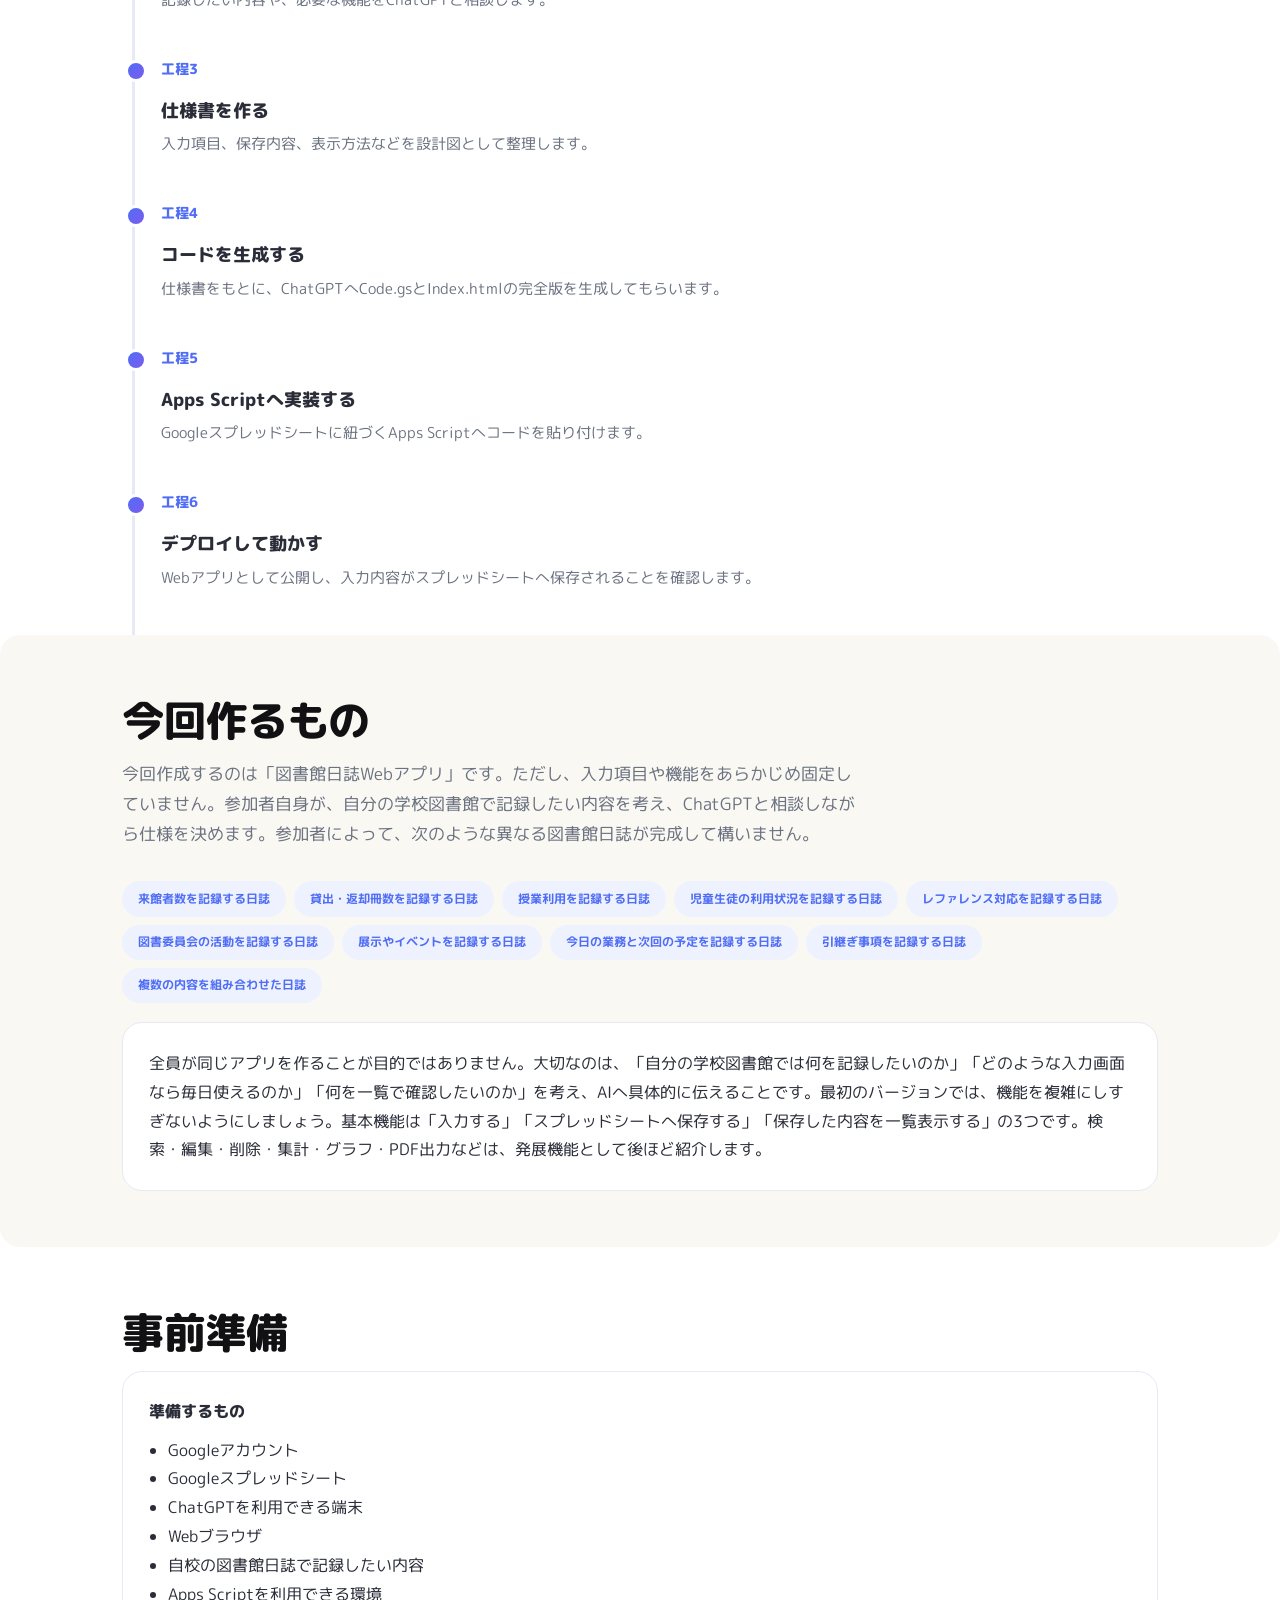
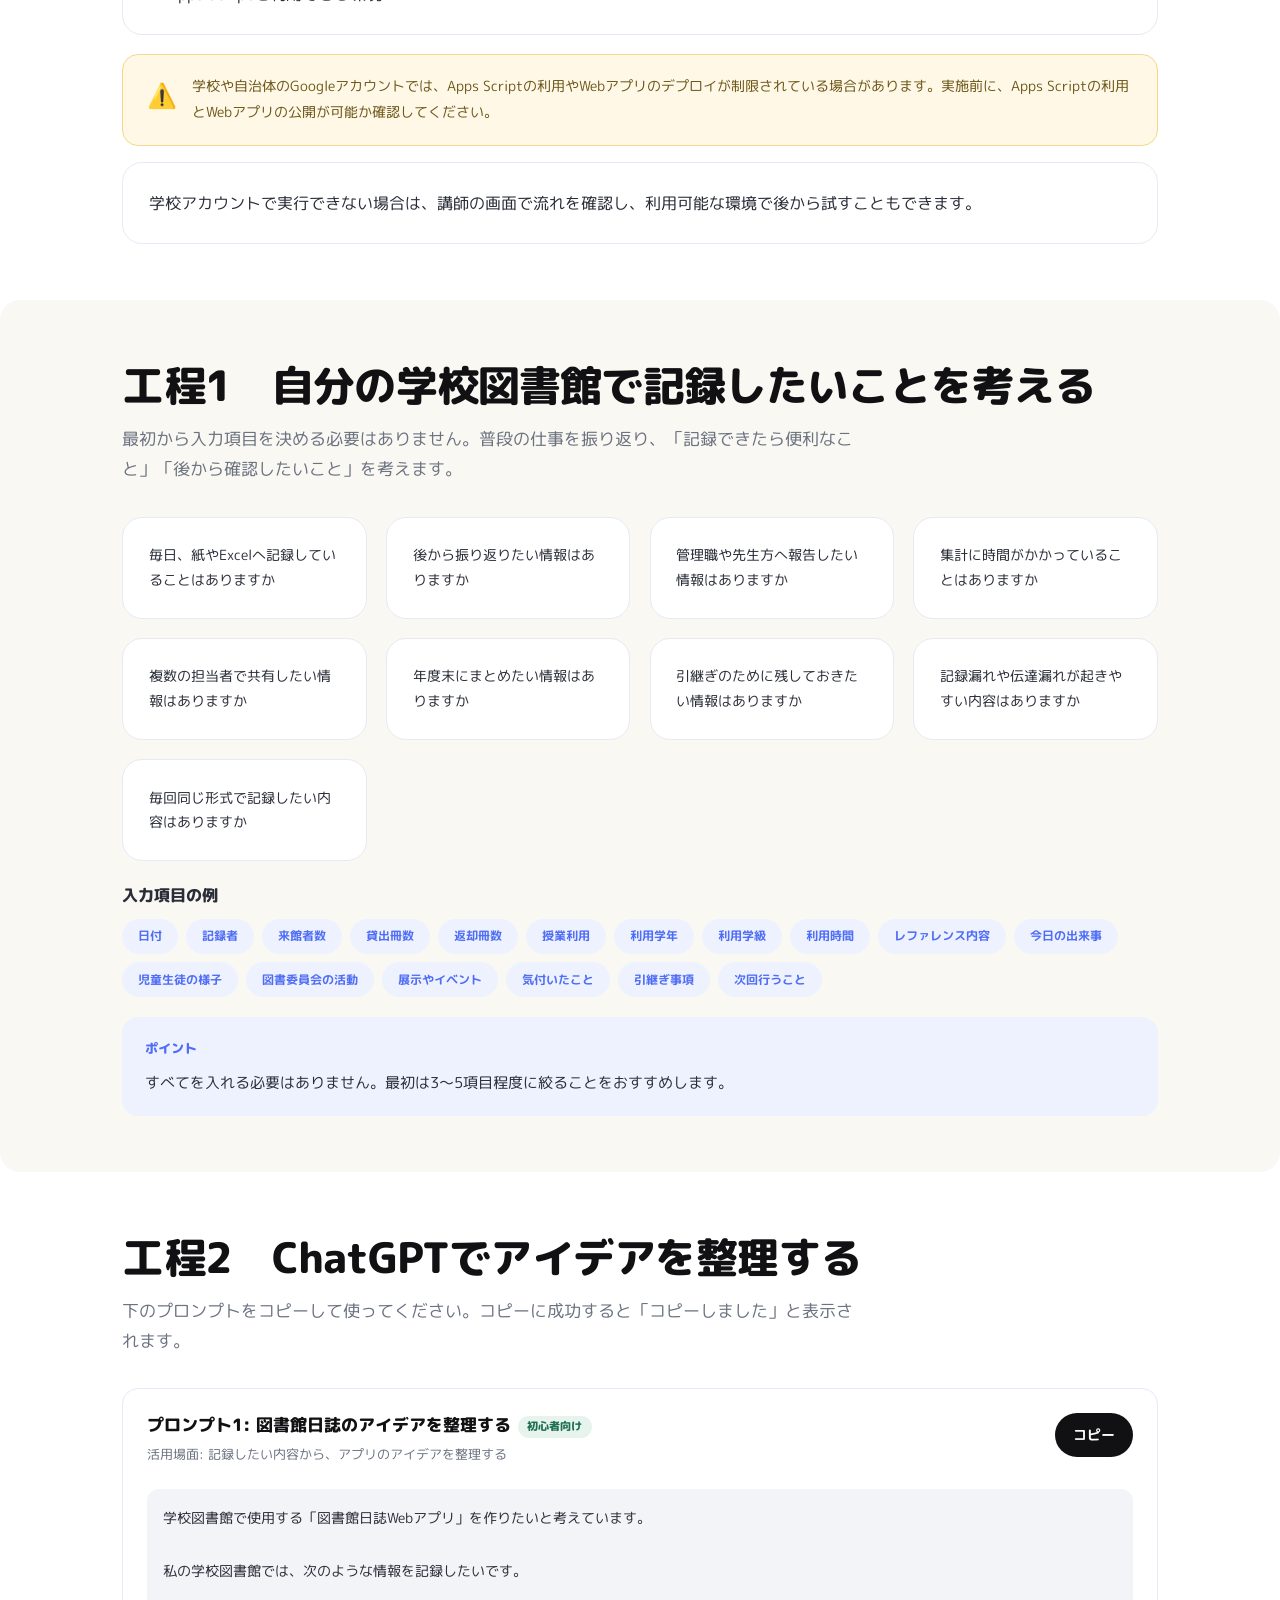
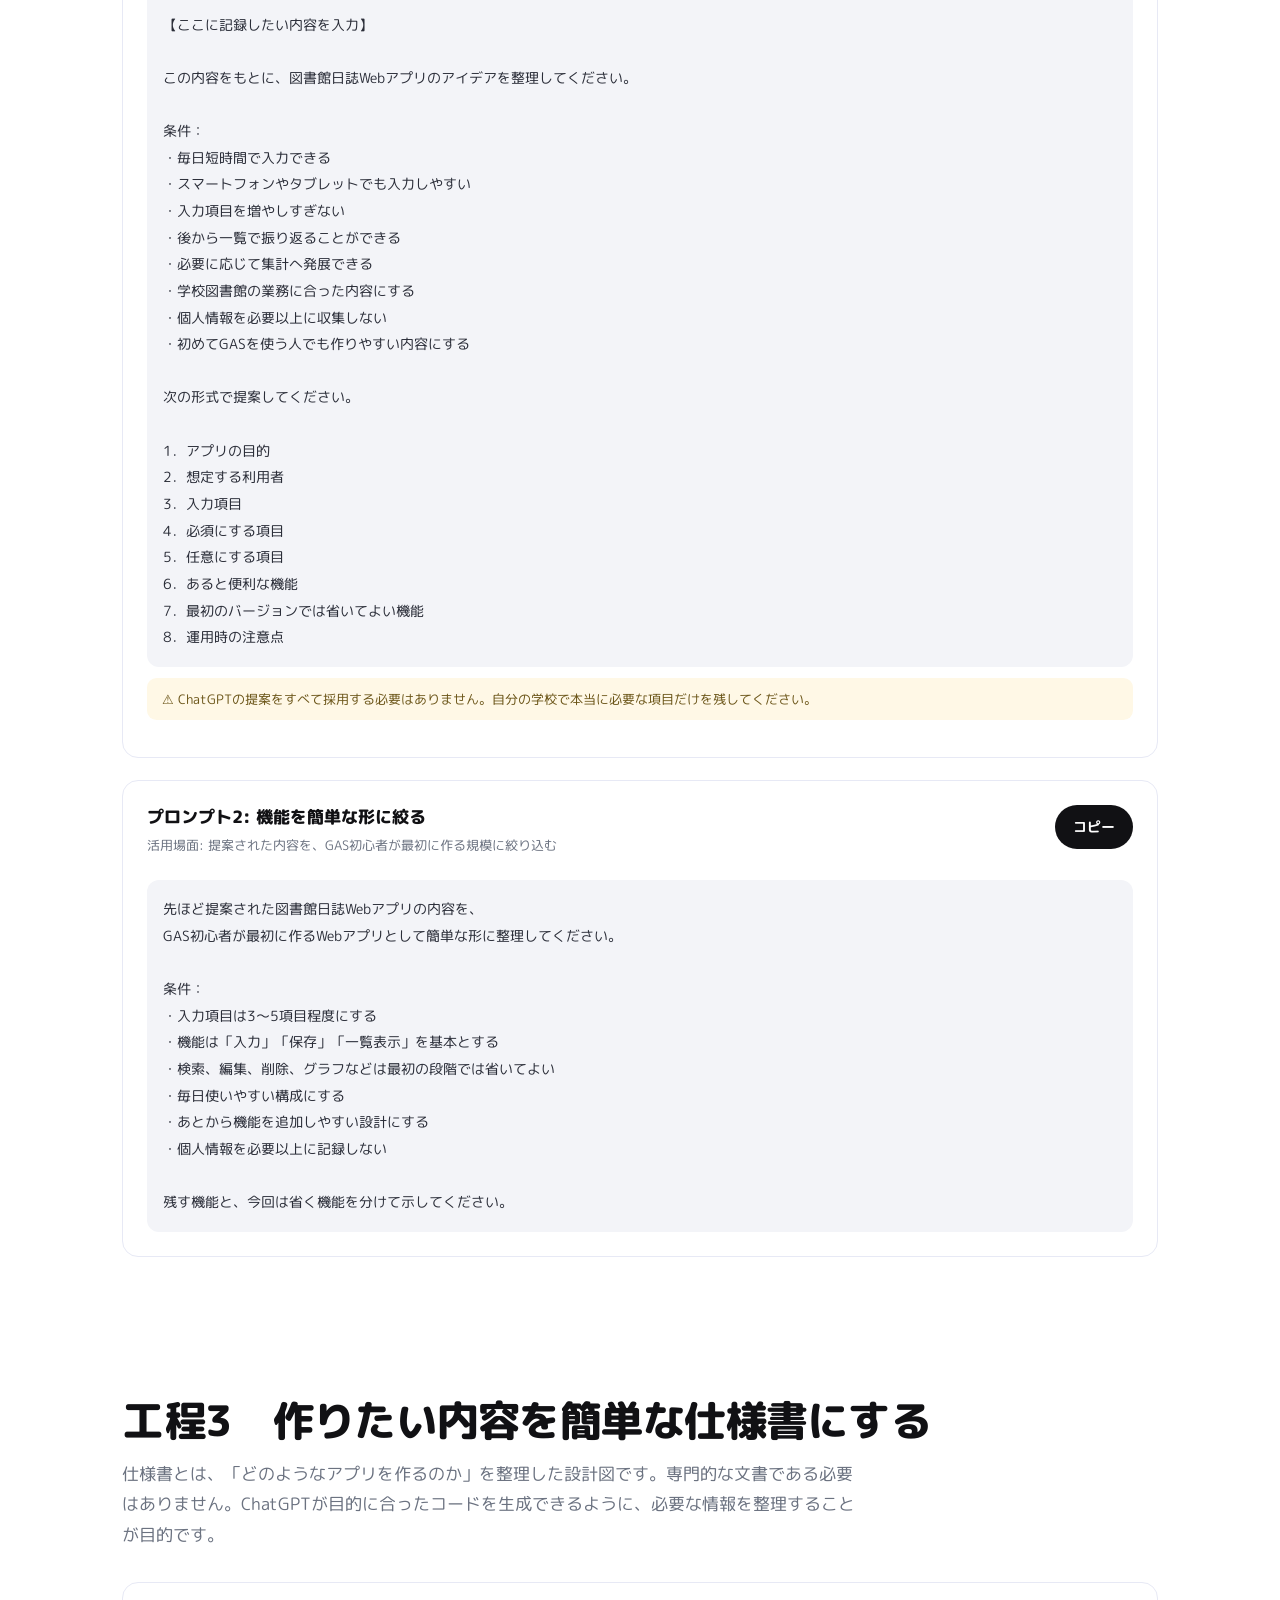
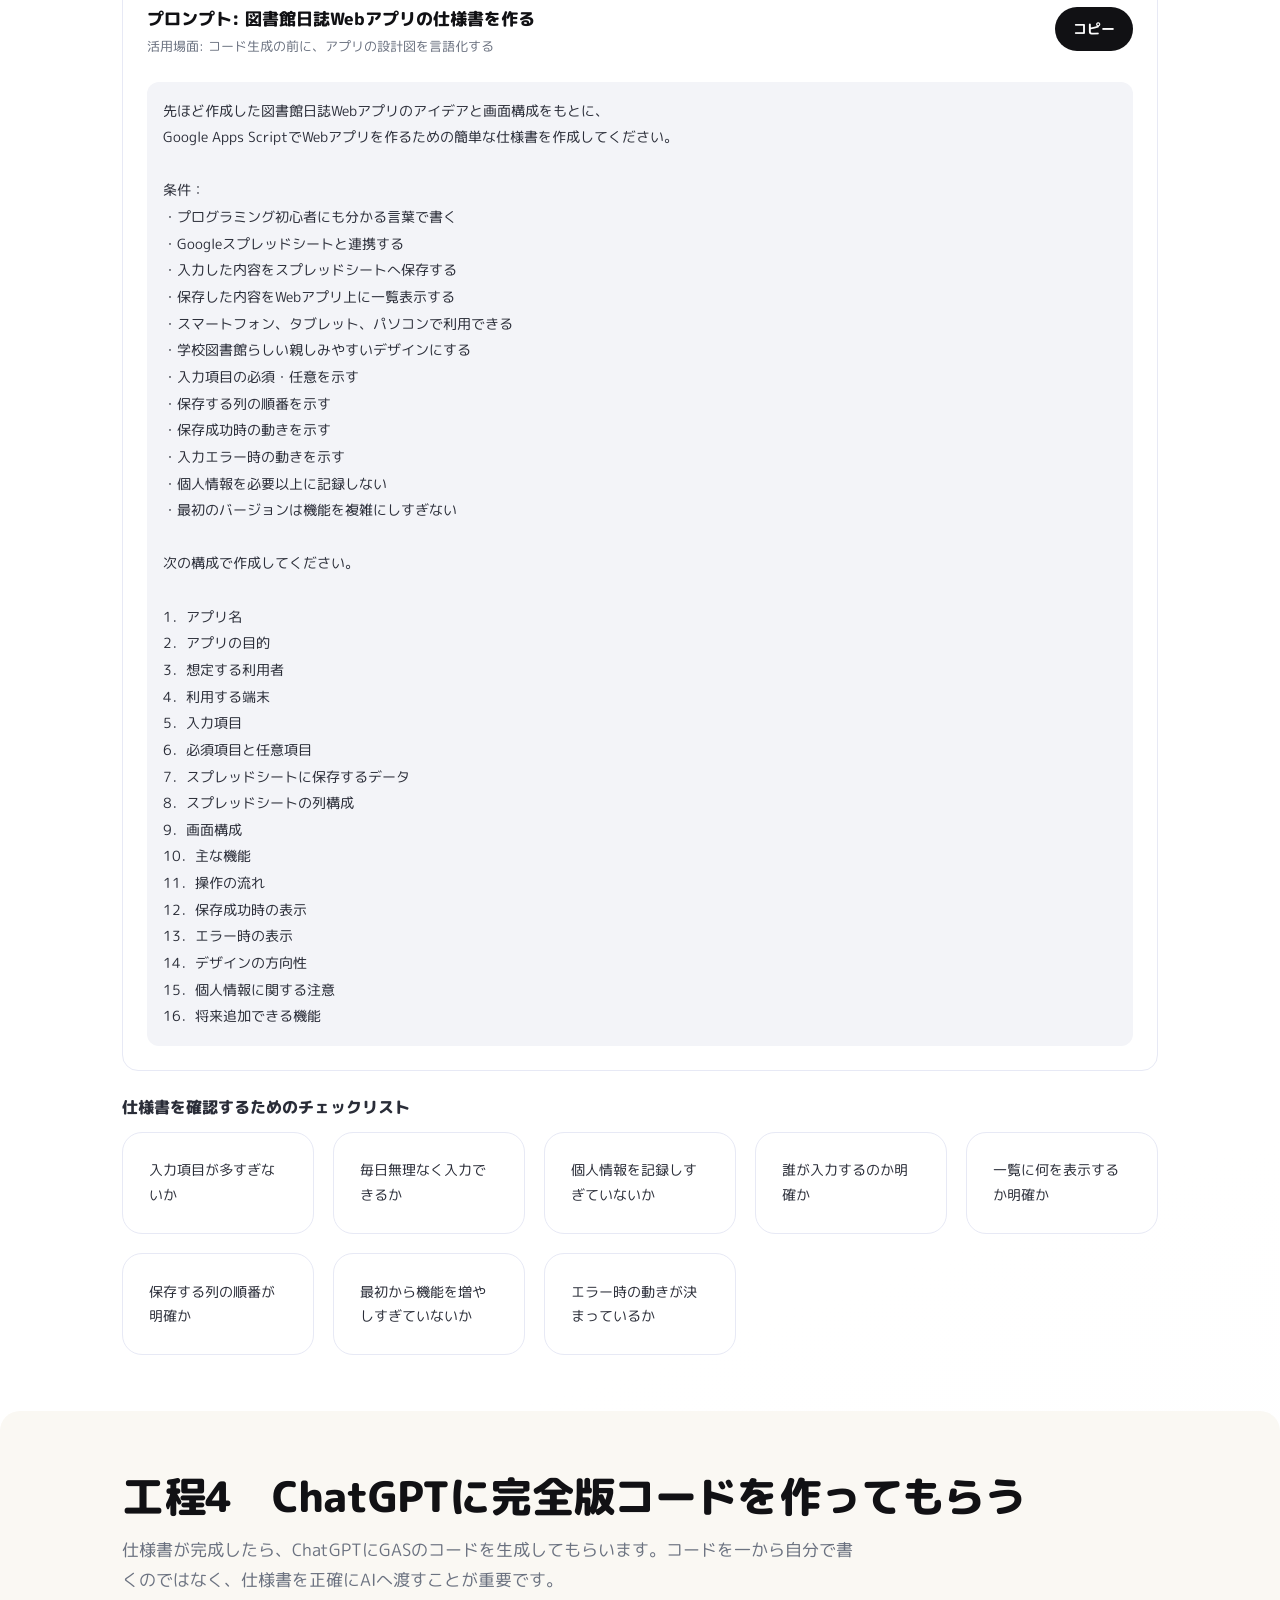
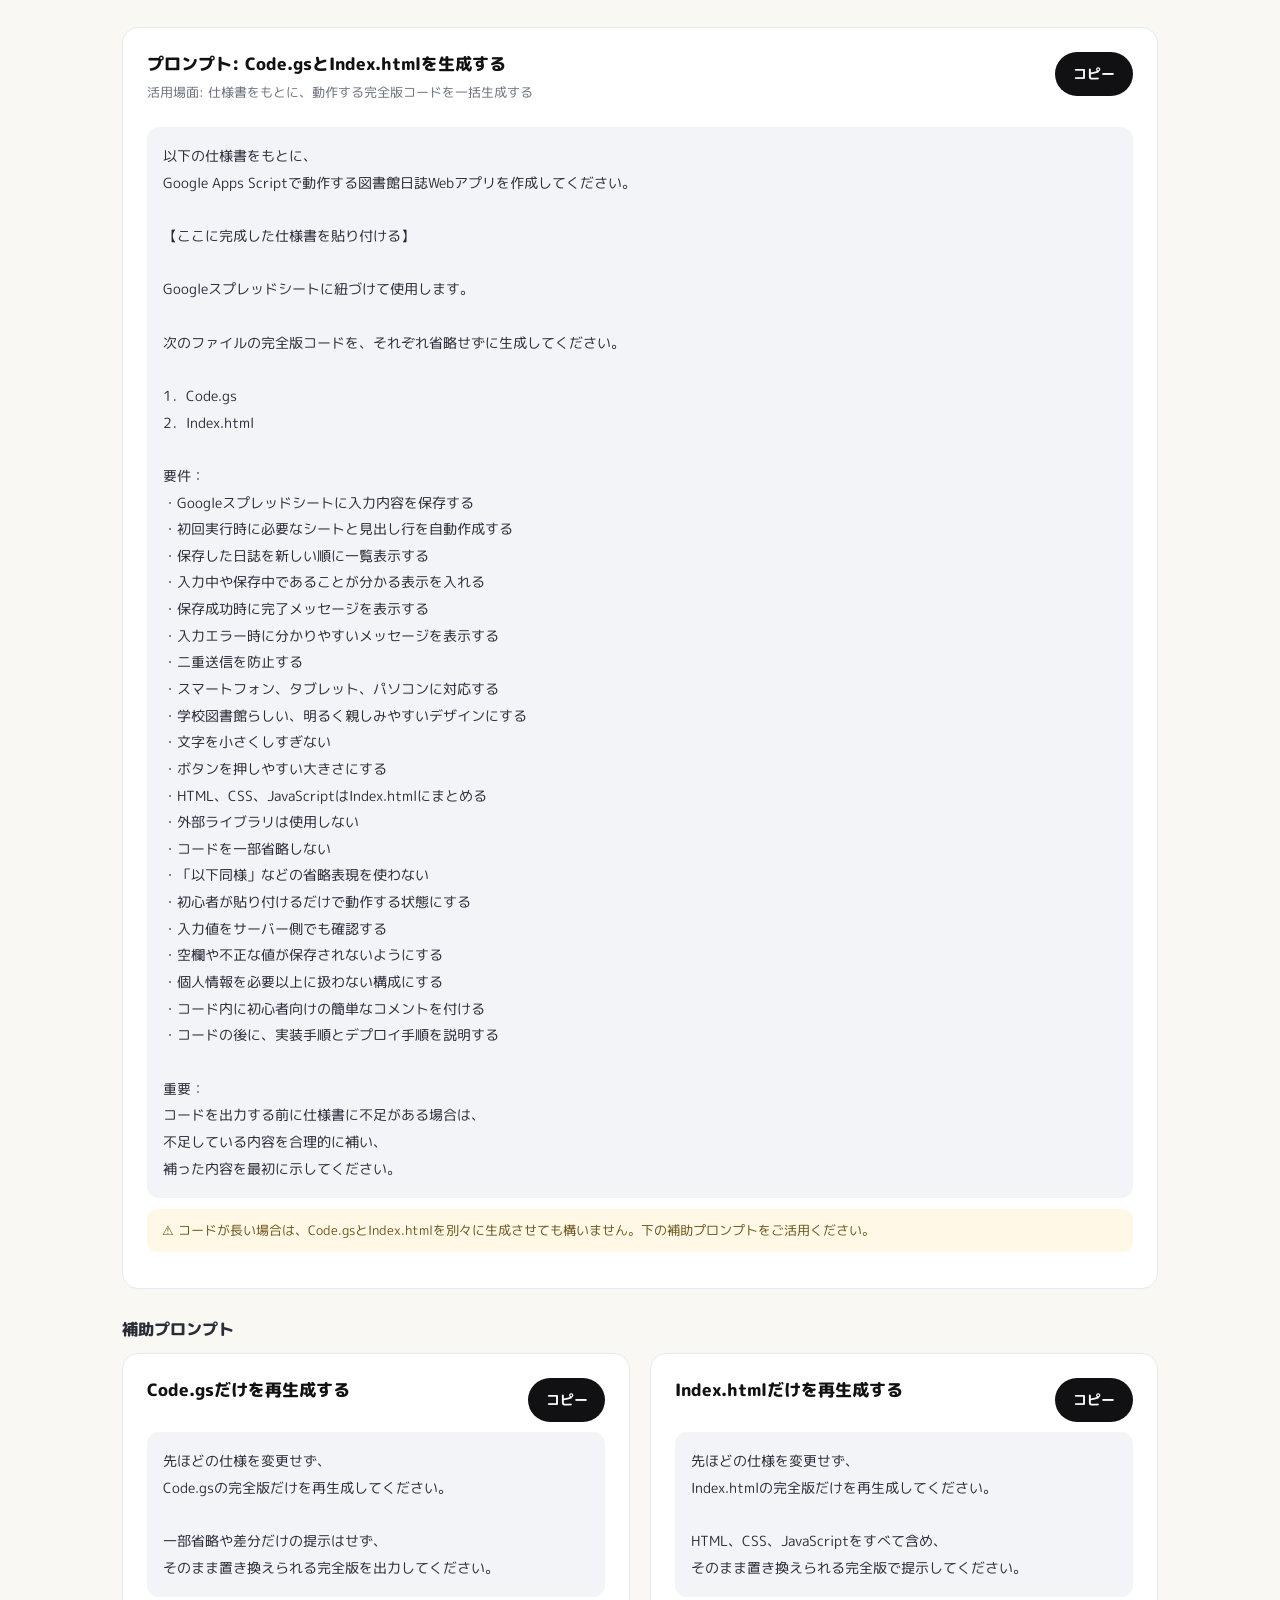
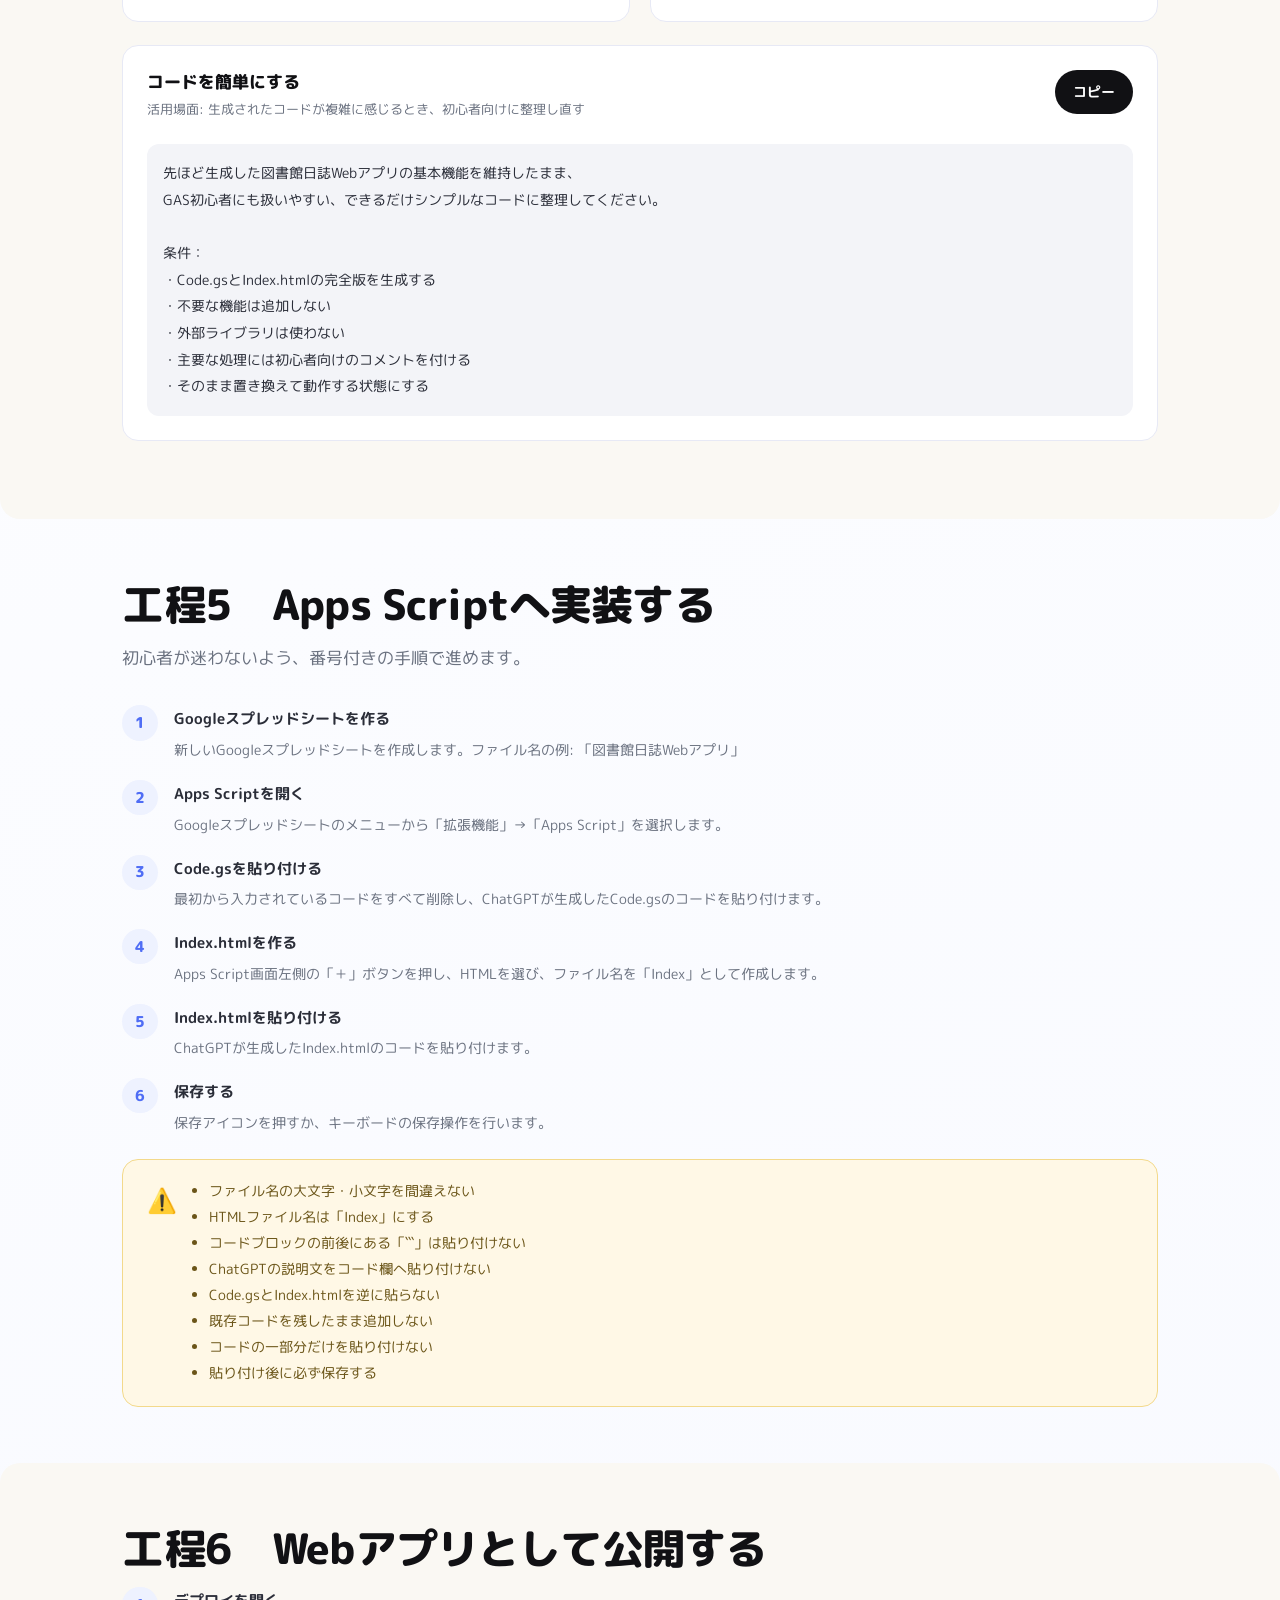
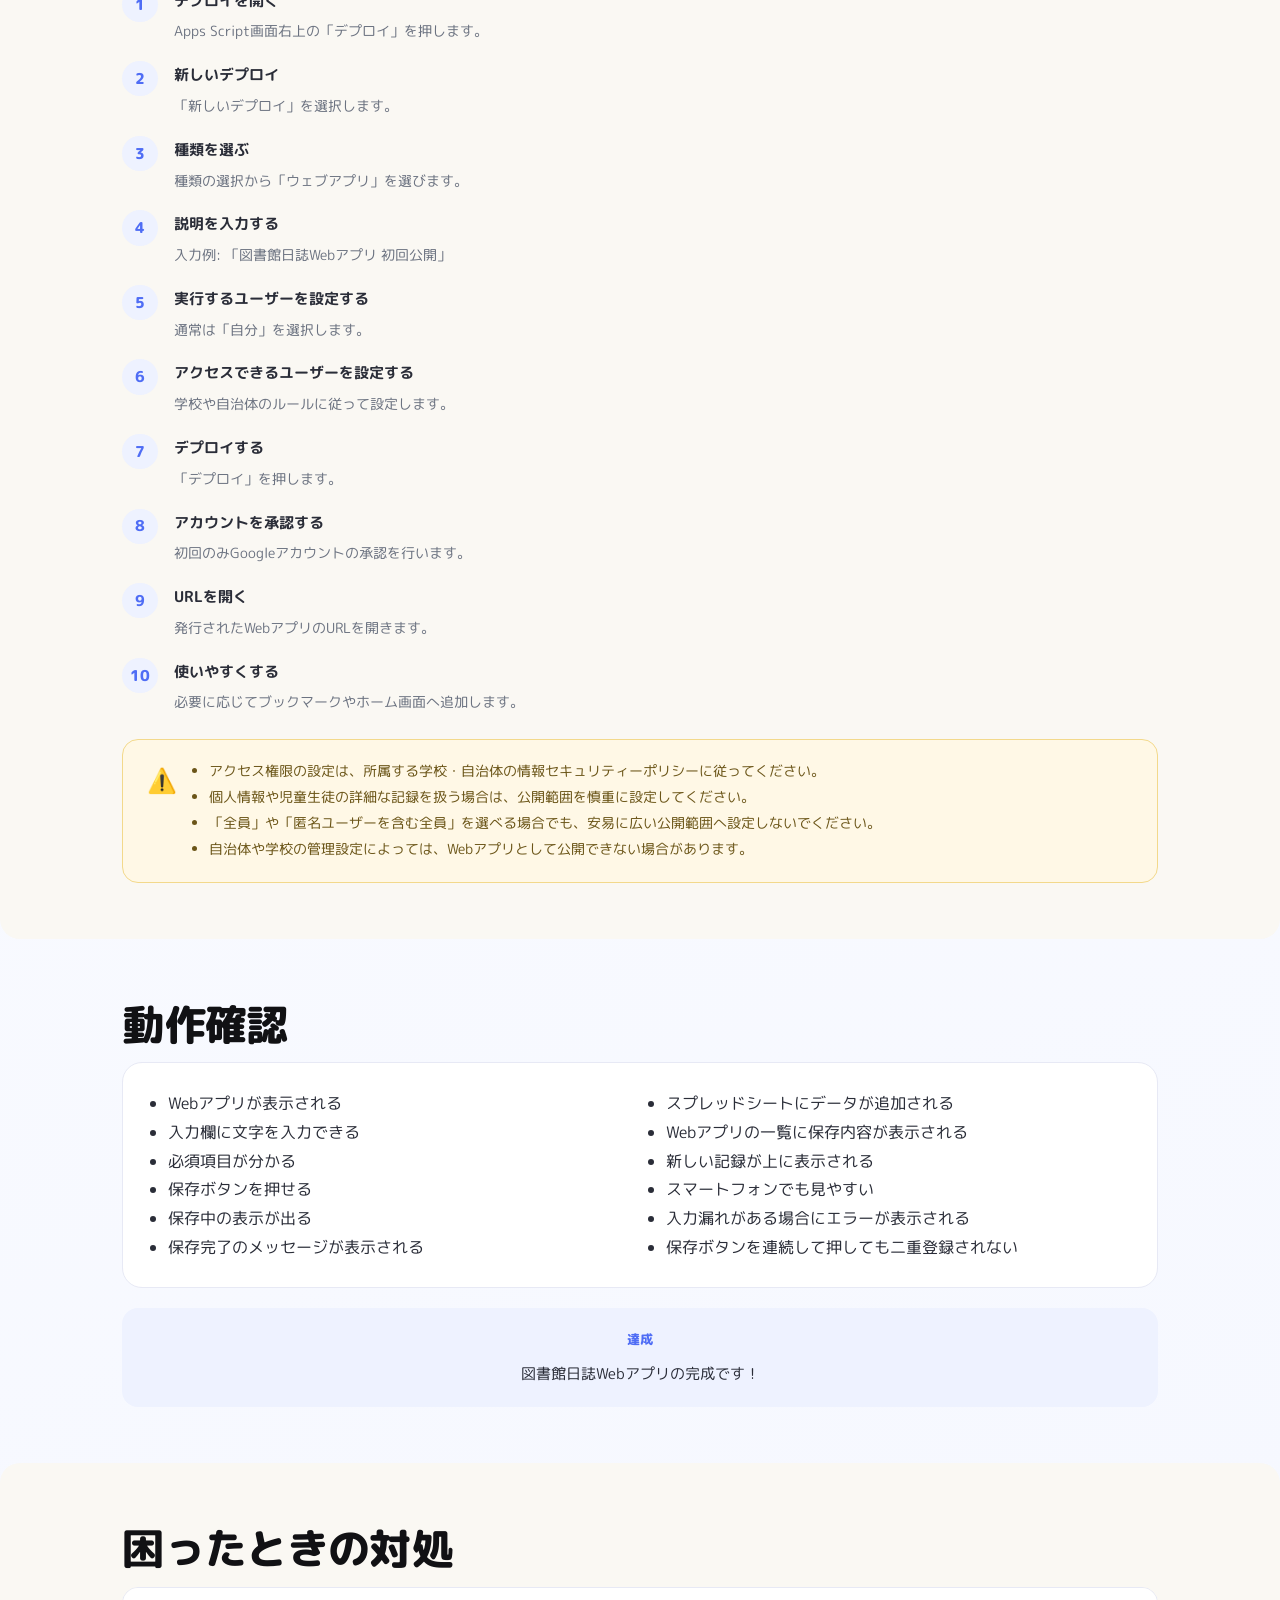
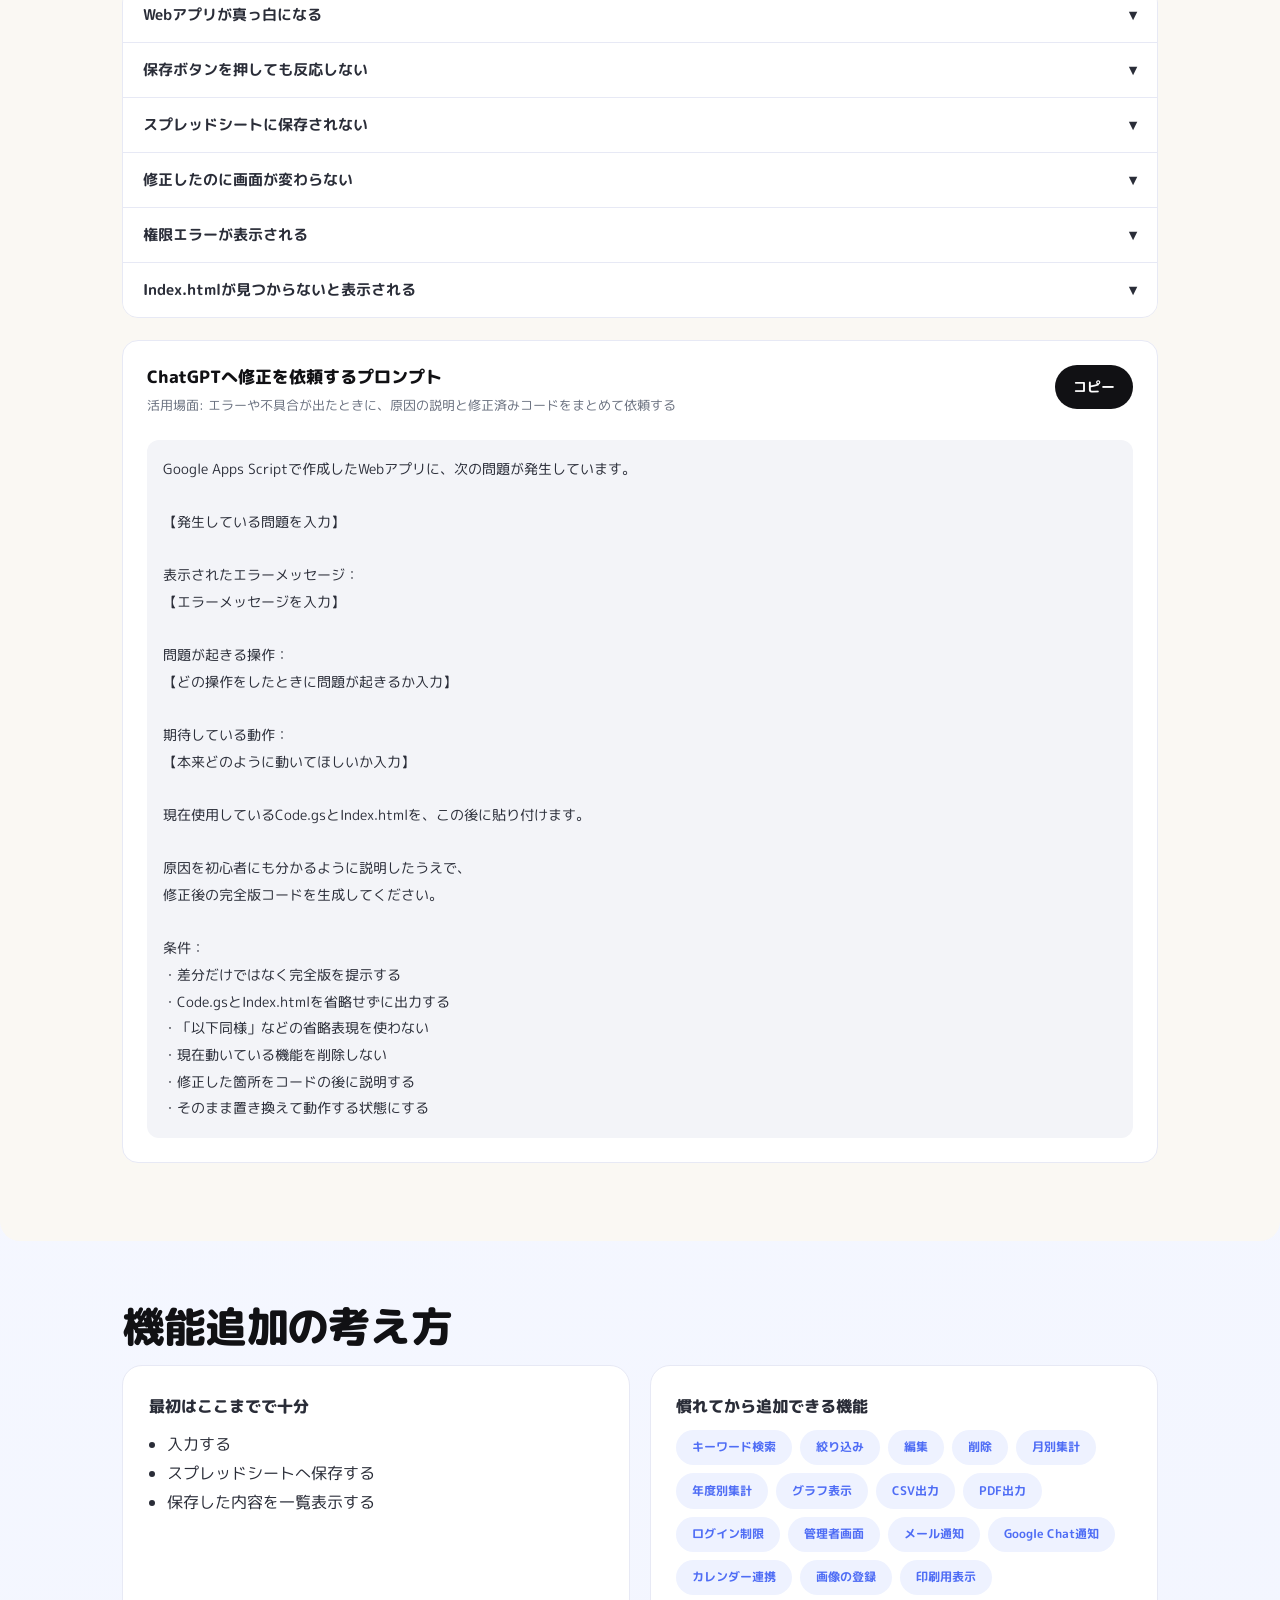
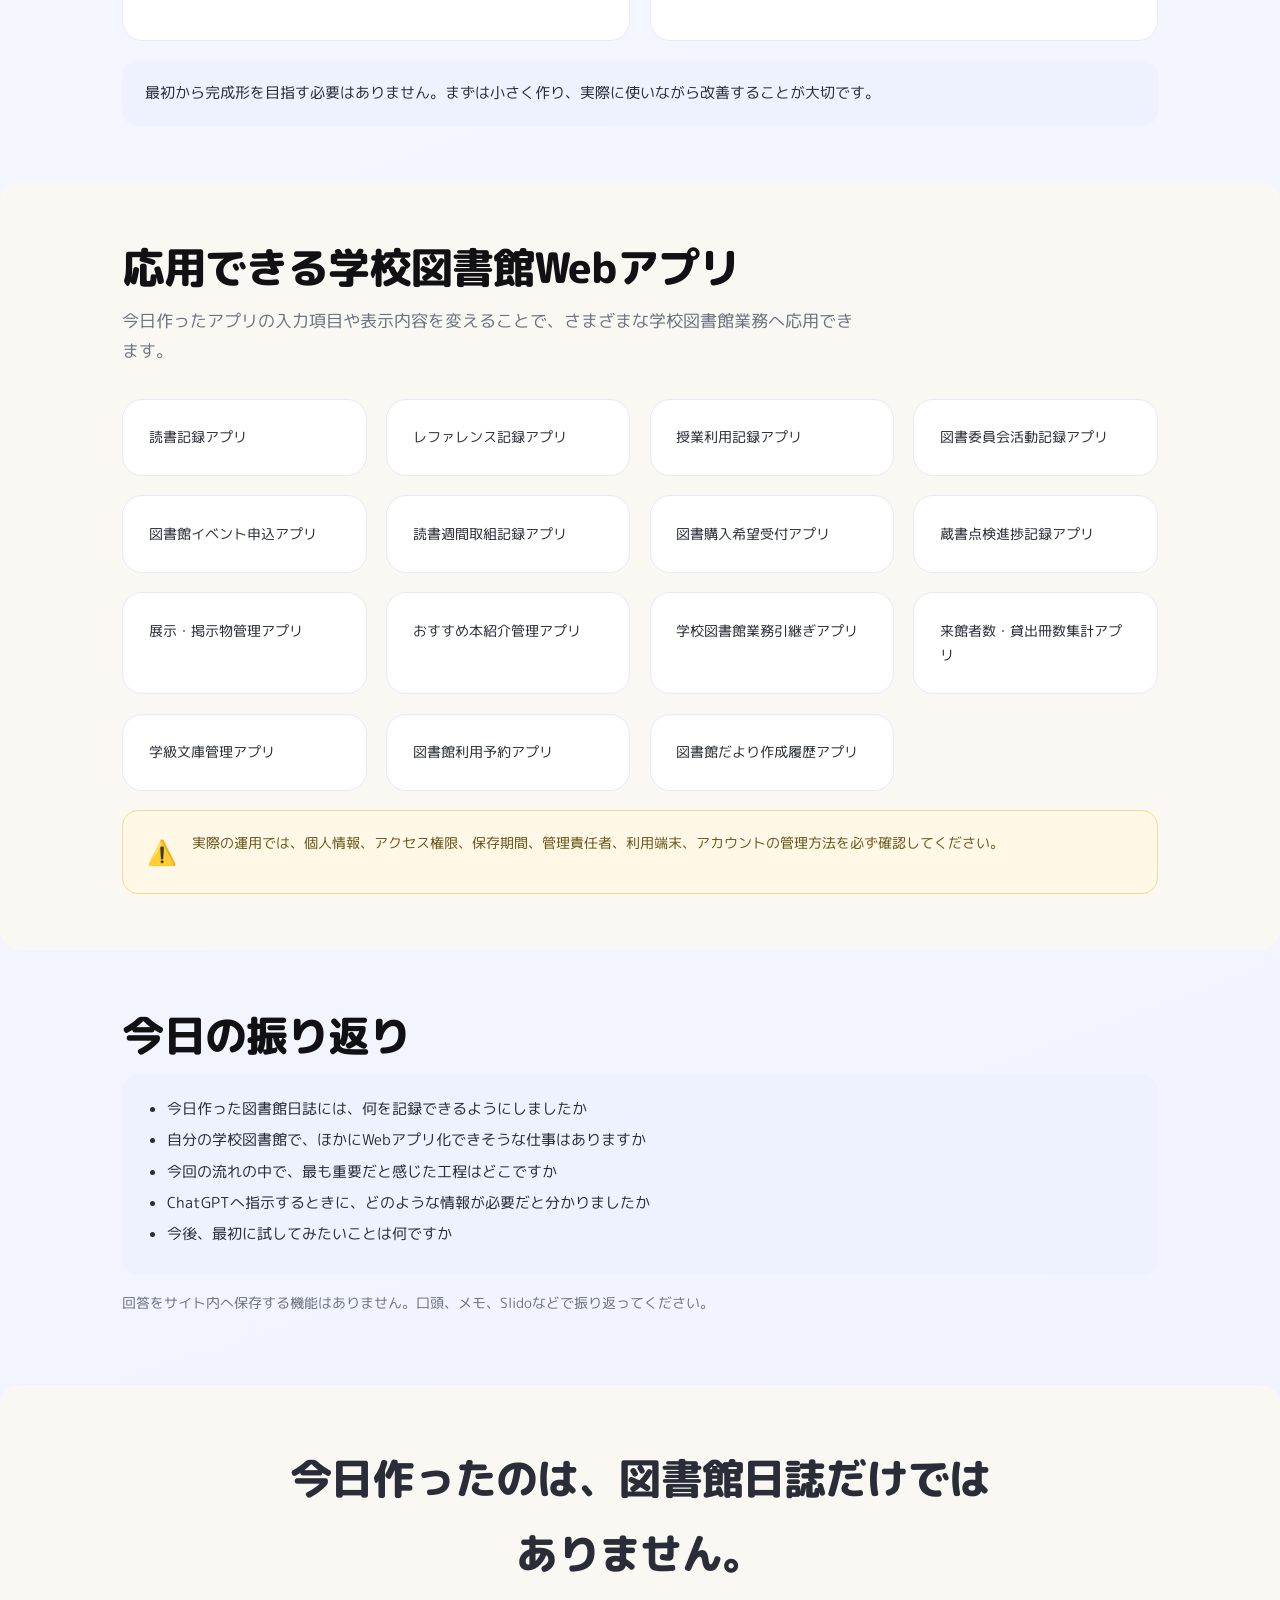
<file: courses/step4-gas-dx.html>
<!DOCTYPE html>
<html lang="ja">
<head>
<meta charset="UTF-8">
<meta name="viewport" content="width=device-width, initial-scale=1.0">
<title>STEP4 AIとつくる図書館日誌Webアプリ(ChatGPT×GAS) | 学校図書館×ICT研修ポータル</title>
<meta name="description" content="学校図書館の困りごとを解決するストーリーの最後、STEP4。ChatGPTと対話しながら、自分の学校図書館に必要な「図書館日誌Webアプリ」を考え、Google Apps Scriptで実装・公開するところまでを体験します。">
<link rel="canonical" href="【ここにこのページの公開URLを入力】">
<link rel="preconnect" href="https://fonts.googleapis.com">
<link rel="preconnect" href="https://fonts.gstatic.com" crossorigin>
<link href="https://fonts.googleapis.com/css2?family=M+PLUS+Rounded+1c:wght@400;500;700;800&display=swap" rel="stylesheet">
<link rel="stylesheet" href="../assets/css/style.css">
</head>
<body>
<a href="#main" class="sr-only">本文へスキップ</a>

<!-- ===== スプラッシュ演出(ページを開くたびに表示) ===== -->
<div id="splash" class="splash-overlay" data-repeat="true">
  <p class="splash-text">学校図書館×ICT<span class="splash-sub">本と人をつなぐ時間を、ICTでもっと豊かに。</span></p>
</div>

<header class="site-header">
  <div class="container">
    <a href="../index.html" class="site-logo"><span class="logo-icon" aria-hidden="true">📚</span>学校図書館×ICT研修</a>
    <nav class="nav-desktop" aria-label="メインメニュー">
      <a href="../index.html">ホーム</a>
      <a href="../index.html#steps">STEPで学ぶ</a>
      <a href="../prompts/prompt-library.html">プロンプト集</a>
      <a href="../cases/dx-cases.html">DX事例</a>
      <a href="../community/share.html">実践共有</a>
      <a href="../resources/resources.html">資料</a>
      <a href="../index.html#instructor">講師紹介</a>
    </nav>
    <div class="flex items-center gap-sm">
      <button class="theme-toggle" data-theme-toggle aria-label="ダークモードに切り替え">🌙</button>
      <button id="menuBtn" class="menu-btn" aria-label="メニューを開く" aria-expanded="false" aria-controls="drawer">
        <span></span><span></span><span></span>
      </button>
    </div>
  </div>
</header>

<nav id="drawer" class="drawer" aria-label="サイト内メニュー">
  <button id="drawerClose" class="drawer-close" aria-label="メニューを閉じる">&times;</button>
  <ul><li><a href="../index.html">ホーム</a></li><li><a href="../index.html#purpose">目的から探す</a></li></ul>
  <h3>STEPで学ぶ</h3>
  <ul>
    <li><a href="../index.html#steps">STEP一覧を見る</a></li>
    <li><a href="step0-slido.html">STEP0: みんなの実践を集めよう</a></li>
    <li><a href="step1-chatgpt.html">STEP1: AIでアイデアを生み出そう</a></li>
    <li><a href="step2-gemini-notebook.html">STEP2: 分かりやすく伝えよう</a></li>
    <li><a href="step3-canva-website.html">STEP3: 発信しよう</a></li>
    <li><a href="step4-gas-dx.html" data-nav-link>STEP4: 図書館日誌Webアプリを作ろう</a></li>
  </ul>
  <h3>研修後も使う</h3>
  <ul>
    <li><a href="../prompts/prompt-library.html">プロンプト集</a></li>
    <li><a href="../cases/dx-cases.html">DX事例集</a></li>
    <li><a href="../community/share.html">実践共有・質問</a></li>
    <li><a href="../resources/resources.html">資料・リンク集</a></li>
  </ul>
  <h3>講師について</h3>
  <ul><li><a href="../index.html#instructor">講師紹介</a></li><li><a href="../index.html#books">著作紹介</a></li></ul>
  <ul style="border-top:1px solid var(--color-border); padding-top:1rem; margin-top:1rem;">
    <li><a href="../index.html#faq">よくある質問</a></li>
    <li><a href="../index.html#privacy">個人情報の取扱い</a></li>
  </ul>
</nav>
<div id="overlay" class="overlay"></div>

<main id="main">
  <section class="course-hero">
    <div class="container">
      <p class="breadcrumb"><a href="../index.html">トップ</a><span>›</span><a href="../index.html#steps">STEPで学ぶ</a><span>›</span><span>STEP4</span></p>
      <div class="progress-bar-wrap">
        <p class="progress-label">STEP4 / STEP4</p>
        <div class="progress-track"><div class="progress-fill" style="width:100%;"></div></div>
      </div>
      <div class="course-meta-row">
        <span class="tool-badge tool-chatgpt">💬 ChatGPT</span>
        <span class="tool-badge tool-gas">⚙️ Google Apps Script</span>
      </div>
      <h1 class="h-section">AIとつくる図書館日誌Webアプリ</h1>
      <p class="lead" style="font-weight:700; margin-bottom:.4rem;">ChatGPTとGoogle Apps Scriptで、アイデアを仕組みに変える</p>
      <p class="lead">ChatGPTとGoogle Apps Scriptを使って、学校図書館の「記録したい」をWebアプリに変えます。コードを一から書く必要はありません。作りたいものをChatGPTに伝え、アイデア整理、仕様書作成、コード生成、実装、公開までを体験します。</p>

      <div class="tag-list" style="justify-content:center; margin:1.4rem 0;" aria-label="講座の流れ">
        <span class="tag-pill">アイデア</span><span aria-hidden="true">→</span>
        <span class="tag-pill">仕様書</span><span aria-hidden="true">→</span>
        <span class="tag-pill">コード</span><span aria-hidden="true">→</span>
        <span class="tag-pill">実装</span><span aria-hidden="true">→</span>
        <span class="tag-pill">公開</span><span aria-hidden="true">→</span>
        <span class="tag-pill">完成</span>
      </div>

      <div class="speech-bubble" style="margin-bottom:1.2rem;">
        <span class="speech-label">今日の目的</span>
        今日の目的は、プログラミング言語を覚えることではありません。AIと一緒に「考える・設計する・作る・公開する」という開発の流れを体験することです。
      </div>

      <div class="goal-box">
        <h2>今日できるようになること</h2>
        <ul>
          <li>学校図書館の困りごとからWebアプリのアイデアを考えられる</li>
          <li>ChatGPTを使って必要な機能を整理できる</li>
          <li>ChatGPTを使って簡単な仕様書を作成できる</li>
          <li>ChatGPTにGASの完全版コードを生成してもらえる</li>
          <li>GoogleスプレッドシートのApps Scriptへコードを実装できる</li>
          <li>GASをWebアプリとしてデプロイできる</li>
          <li>完成した仕組みを別の学校図書館業務へ応用できる</li>
        </ul>
      </div>

      <div class="tag-list" aria-label="このページの目次">
        <a href="#gas-flow" class="tag-pill">流れ</a>
        <a href="#gas-prepare" class="tag-pill">事前準備</a>
        <a href="#gas-step1" class="tag-pill">工程1 考える</a>
        <a href="#gas-step2" class="tag-pill">工程2 整理する</a>
        <a href="#gas-step4" class="tag-pill">工程3 仕様書</a>
        <a href="#gas-step5" class="tag-pill">工程4 コード</a>
        <a href="#gas-step6" class="tag-pill">工程5 実装</a>
        <a href="#gas-step7" class="tag-pill">工程6 公開</a>
        <a href="#gas-check" class="tag-pill">動作確認</a>
        <a href="#gas-faq" class="tag-pill">困ったとき</a>
        <a href="#gas-apply" class="tag-pill">応用例</a>
        <a href="#gas-reflect" class="tag-pill">振り返り</a>
      </div>

      <a href="../index.html#steps" class="btn btn-outline btn-sm">← トップページへ戻る</a>
    </div>
  </section>

  <!-- ===== 講座全体のロードマップ ===== -->
  <section id="gas-flow" class="section-tight">
    <div class="container">
      <h2 class="h-section">講座の流れ(工程1〜6)</h2>
      <p class="lead">この講座では、完成済みのコードをコピーするのではなく、ChatGPTと対話しながら、自分の学校図書館に必要な図書館日誌Webアプリを考えます。</p>
      <div class="timeline">
        <div class="timeline-item">
          <p class="timeline-time">工程1</p>
          <p class="timeline-title">作りたい図書館日誌を考える</p>
          <p class="timeline-desc">自校の学校図書館で、日々どのような情報を記録したいか考えます。</p>
        </div>
        <div class="timeline-item">
          <p class="timeline-time">工程2</p>
          <p class="timeline-title">ChatGPTでアイデアを整理する</p>
          <p class="timeline-desc">記録したい内容や、必要な機能をChatGPTと相談します。</p>
        </div>
        <div class="timeline-item">
          <p class="timeline-time">工程3</p>
          <p class="timeline-title">仕様書を作る</p>
          <p class="timeline-desc">入力項目、保存内容、表示方法などを設計図として整理します。</p>
        </div>
        <div class="timeline-item">
          <p class="timeline-time">工程4</p>
          <p class="timeline-title">コードを生成する</p>
          <p class="timeline-desc">仕様書をもとに、ChatGPTへCode.gsとIndex.htmlの完全版を生成してもらいます。</p>
        </div>
        <div class="timeline-item">
          <p class="timeline-time">工程5</p>
          <p class="timeline-title">Apps Scriptへ実装する</p>
          <p class="timeline-desc">Googleスプレッドシートに紐づくApps Scriptへコードを貼り付けます。</p>
        </div>
        <div class="timeline-item">
          <p class="timeline-time">工程6</p>
          <p class="timeline-title">デプロイして動かす</p>
          <p class="timeline-desc">Webアプリとして公開し、入力内容がスプレッドシートへ保存されることを確認します。</p>
        </div>
      </div>
    </div>
  </section>

  <!-- ===== 基本方針 ===== -->
  <section class="section bg-ivory rounded-section">
    <div class="container">
      <h2 class="h-section">今回作るもの</h2>
      <p class="lead">今回作成するのは「図書館日誌Webアプリ」です。ただし、入力項目や機能をあらかじめ固定していません。参加者自身が、自分の学校図書館で記録したい内容を考え、ChatGPTと相談しながら仕様を決めます。参加者によって、次のような異なる図書館日誌が完成して構いません。</p>
      <div class="tag-list" style="margin-bottom:1.2rem;">
        <span class="tag-pill">来館者数を記録する日誌</span>
        <span class="tag-pill">貸出・返却冊数を記録する日誌</span>
        <span class="tag-pill">授業利用を記録する日誌</span>
        <span class="tag-pill">児童生徒の利用状況を記録する日誌</span>
        <span class="tag-pill">レファレンス対応を記録する日誌</span>
        <span class="tag-pill">図書委員会の活動を記録する日誌</span>
        <span class="tag-pill">展示やイベントを記録する日誌</span>
        <span class="tag-pill">今日の業務と次回の予定を記録する日誌</span>
        <span class="tag-pill">引継ぎ事項を記録する日誌</span>
        <span class="tag-pill">複数の内容を組み合わせた日誌</span>
      </div>
      <div class="card">
        <p class="mb-0">全員が同じアプリを作ることが目的ではありません。大切なのは、「自分の学校図書館では何を記録したいのか」「どのような入力画面なら毎日使えるのか」「何を一覧で確認したいのか」を考え、AIへ具体的に伝えることです。最初のバージョンでは、機能を複雑にしすぎないようにしましょう。基本機能は「入力する」「スプレッドシートへ保存する」「保存した内容を一覧表示する」の3つです。検索・編集・削除・集計・グラフ・PDF出力などは、発展機能として後ほど紹介します。</p>
      </div>
    </div>
  </section>

  <!-- ===== 事前準備 ===== -->
  <section id="gas-prepare" class="section">
    <div class="container">
      <h2 class="h-section">事前準備</h2>
      <div class="card">
        <p style="font-weight:800; margin-bottom:.6rem;">準備するもの</p>
        <ul style="padding-left:1.2rem; margin:0;">
          <li>Googleアカウント</li>
          <li>Googleスプレッドシート</li>
          <li>ChatGPTを利用できる端末</li>
          <li>Webブラウザ</li>
          <li>自校の図書館日誌で記録したい内容</li>
          <li>Apps Scriptを利用できる環境</li>
        </ul>
      </div>
      <div class="caution-card" style="margin-top:1.2rem;">
        <span class="material-icon" aria-hidden="true">⚠️</span>
        <p>学校や自治体のGoogleアカウントでは、Apps Scriptの利用やWebアプリのデプロイが制限されている場合があります。実施前に、Apps Scriptの利用とWebアプリの公開が可能か確認してください。</p>
      </div>
      <div class="card" style="margin-top:1rem;">
        <p class="mb-0">学校アカウントで実行できない場合は、講師の画面で流れを確認し、利用可能な環境で後から試すこともできます。</p>
      </div>
    </div>
  </section>

  <!-- ===== 工程1 ===== -->
  <section id="gas-step1" class="section bg-ivory rounded-section">
    <div class="container">
      <h2 class="h-section">工程1　自分の学校図書館で記録したいことを考える</h2>
      <p class="lead">最初から入力項目を決める必要はありません。普段の仕事を振り返り、「記録できたら便利なこと」「後から確認したいこと」を考えます。</p>
      <div class="grid grid-3" style="margin-bottom:1.2rem;">
        <div class="card text-sm">毎日、紙やExcelへ記録していることはありますか</div>
        <div class="card text-sm">後から振り返りたい情報はありますか</div>
        <div class="card text-sm">管理職や先生方へ報告したい情報はありますか</div>
        <div class="card text-sm">集計に時間がかかっていることはありますか</div>
        <div class="card text-sm">複数の担当者で共有したい情報はありますか</div>
        <div class="card text-sm">年度末にまとめたい情報はありますか</div>
        <div class="card text-sm">引継ぎのために残しておきたい情報はありますか</div>
        <div class="card text-sm">記録漏れや伝達漏れが起きやすい内容はありますか</div>
        <div class="card text-sm">毎回同じ形式で記録したい内容はありますか</div>
      </div>
      <p style="font-weight:800; margin-bottom:.6rem;">入力項目の例</p>
      <div class="tag-list" style="margin-bottom:1.2rem;">
        <span class="tag-pill">日付</span><span class="tag-pill">記録者</span><span class="tag-pill">来館者数</span>
        <span class="tag-pill">貸出冊数</span><span class="tag-pill">返却冊数</span><span class="tag-pill">授業利用</span>
        <span class="tag-pill">利用学年</span><span class="tag-pill">利用学級</span><span class="tag-pill">利用時間</span>
        <span class="tag-pill">レファレンス内容</span><span class="tag-pill">今日の出来事</span><span class="tag-pill">児童生徒の様子</span>
        <span class="tag-pill">図書委員会の活動</span><span class="tag-pill">展示やイベント</span><span class="tag-pill">気付いたこと</span>
        <span class="tag-pill">引継ぎ事項</span><span class="tag-pill">次回行うこと</span>
      </div>
      <div class="speech-bubble">
        <span class="speech-label">ポイント</span>
        すべてを入れる必要はありません。最初は3〜5項目程度に絞ることをおすすめします。
      </div>
    </div>
  </section>

  <!-- ===== 工程2 ===== -->
  <section id="gas-step2" class="section">
    <div class="container">
      <h2 class="h-section">工程2　ChatGPTでアイデアを整理する</h2>
      <p class="lead">下のプロンプトをコピーして使ってください。コピーに成功すると「コピーしました」と表示されます。</p>

      <div class="prompt-card">
        <div class="prompt-head">
          <div><h4>プロンプト1: 図書館日誌のアイデアを整理する<span class="beginner-label">初心者向け</span></h4><p class="prompt-scene">活用場面: 記録したい内容から、アプリのアイデアを整理する</p></div>
          <button class="copy-btn" data-copy-target="#p-gas-idea"><span class="copy-label">コピー</span></button>
        </div>
        <div id="p-gas-idea" class="prompt-body">学校図書館で使用する「図書館日誌Webアプリ」を作りたいと考えています。

私の学校図書館では、次のような情報を記録したいです。

【ここに記録したい内容を入力】

この内容をもとに、図書館日誌Webアプリのアイデアを整理してください。

条件：
・毎日短時間で入力できる
・スマートフォンやタブレットでも入力しやすい
・入力項目を増やしすぎない
・後から一覧で振り返ることができる
・必要に応じて集計へ発展できる
・学校図書館の業務に合った内容にする
・個人情報を必要以上に収集しない
・初めてGASを使う人でも作りやすい内容にする

次の形式で提案してください。

1．アプリの目的
2．想定する利用者
3．入力項目
4．必須にする項目
5．任意にする項目
6．あると便利な機能
7．最初のバージョンでは省いてよい機能
8．運用時の注意点</div>
        <p class="prompt-note">⚠ ChatGPTの提案をすべて採用する必要はありません。自分の学校で本当に必要な項目だけを残してください。</p>
      </div>

      <div class="prompt-card">
        <div class="prompt-head">
          <div><h4>プロンプト2: 機能を簡単な形に絞る</h4><p class="prompt-scene">活用場面: 提案された内容を、GAS初心者が最初に作る規模に絞り込む</p></div>
          <button class="copy-btn" data-copy-target="#p-gas-simplify"><span class="copy-label">コピー</span></button>
        </div>
        <div id="p-gas-simplify" class="prompt-body">先ほど提案された図書館日誌Webアプリの内容を、
GAS初心者が最初に作るWebアプリとして簡単な形に整理してください。

条件：
・入力項目は3〜5項目程度にする
・機能は「入力」「保存」「一覧表示」を基本とする
・検索、編集、削除、グラフなどは最初の段階では省いてよい
・毎日使いやすい構成にする
・あとから機能を追加しやすい設計にする
・個人情報を必要以上に記録しない

残す機能と、今回は省く機能を分けて示してください。</div>
      </div>
    </div>
  </section>

  <!-- ===== 工程3 ===== -->
  <section id="gas-step4" class="section">
    <div class="container">
      <h2 class="h-section">工程3　作りたい内容を簡単な仕様書にする</h2>
      <p class="lead">仕様書とは、「どのようなアプリを作るのか」を整理した設計図です。専門的な文書である必要はありません。ChatGPTが目的に合ったコードを生成できるように、必要な情報を整理することが目的です。</p>

      <div class="prompt-card">
        <div class="prompt-head">
          <div><h4>プロンプト: 図書館日誌Webアプリの仕様書を作る</h4><p class="prompt-scene">活用場面: コード生成の前に、アプリの設計図を言語化する</p></div>
          <button class="copy-btn" data-copy-target="#p-gas-spec"><span class="copy-label">コピー</span></button>
        </div>
        <div id="p-gas-spec" class="prompt-body">先ほど作成した図書館日誌Webアプリのアイデアと画面構成をもとに、
Google Apps ScriptでWebアプリを作るための簡単な仕様書を作成してください。

条件：
・プログラミング初心者にも分かる言葉で書く
・Googleスプレッドシートと連携する
・入力した内容をスプレッドシートへ保存する
・保存した内容をWebアプリ上に一覧表示する
・スマートフォン、タブレット、パソコンで利用できる
・学校図書館らしい親しみやすいデザインにする
・入力項目の必須・任意を示す
・保存する列の順番を示す
・保存成功時の動きを示す
・入力エラー時の動きを示す
・個人情報を必要以上に記録しない
・最初のバージョンは機能を複雑にしすぎない

次の構成で作成してください。

1．アプリ名
2．アプリの目的
3．想定する利用者
4．利用する端末
5．入力項目
6．必須項目と任意項目
7．スプレッドシートに保存するデータ
8．スプレッドシートの列構成
9．画面構成
10．主な機能
11．操作の流れ
12．保存成功時の表示
13．エラー時の表示
14．デザインの方向性
15．個人情報に関する注意
16．将来追加できる機能</div>
      </div>

      <p style="font-weight:800; margin:1.2rem 0 .6rem;">仕様書を確認するためのチェックリスト</p>
      <div class="grid grid-4">
        <div class="card text-sm">入力項目が多すぎないか</div>
        <div class="card text-sm">毎日無理なく入力できるか</div>
        <div class="card text-sm">個人情報を記録しすぎていないか</div>
        <div class="card text-sm">誰が入力するのか明確か</div>
        <div class="card text-sm">一覧に何を表示するか明確か</div>
        <div class="card text-sm">保存する列の順番が明確か</div>
        <div class="card text-sm">最初から機能を増やしすぎていないか</div>
        <div class="card text-sm">エラー時の動きが決まっているか</div>
      </div>
    </div>
  </section>

  <!-- ===== 工程4 ===== -->
  <section id="gas-step5" class="section bg-ivory rounded-section">
    <div class="container">
      <h2 class="h-section">工程4　ChatGPTに完全版コードを作ってもらう</h2>
      <p class="lead">仕様書が完成したら、ChatGPTにGASのコードを生成してもらいます。コードを一から自分で書くのではなく、仕様書を正確にAIへ渡すことが重要です。</p>

      <div class="prompt-card">
        <div class="prompt-head">
          <div><h4>プロンプト: Code.gsとIndex.htmlを生成する</h4><p class="prompt-scene">活用場面: 仕様書をもとに、動作する完全版コードを一括生成する</p></div>
          <button class="copy-btn" data-copy-target="#p-gas-code"><span class="copy-label">コピー</span></button>
        </div>
        <div id="p-gas-code" class="prompt-body">以下の仕様書をもとに、
Google Apps Scriptで動作する図書館日誌Webアプリを作成してください。

【ここに完成した仕様書を貼り付ける】

Googleスプレッドシートに紐づけて使用します。

次のファイルの完全版コードを、それぞれ省略せずに生成してください。

1．Code.gs
2．Index.html

要件：
・Googleスプレッドシートに入力内容を保存する
・初回実行時に必要なシートと見出し行を自動作成する
・保存した日誌を新しい順に一覧表示する
・入力中や保存中であることが分かる表示を入れる
・保存成功時に完了メッセージを表示する
・入力エラー時に分かりやすいメッセージを表示する
・二重送信を防止する
・スマートフォン、タブレット、パソコンに対応する
・学校図書館らしい、明るく親しみやすいデザインにする
・文字を小さくしすぎない
・ボタンを押しやすい大きさにする
・HTML、CSS、JavaScriptはIndex.htmlにまとめる
・外部ライブラリは使用しない
・コードを一部省略しない
・「以下同様」などの省略表現を使わない
・初心者が貼り付けるだけで動作する状態にする
・入力値をサーバー側でも確認する
・空欄や不正な値が保存されないようにする
・個人情報を必要以上に扱わない構成にする
・コード内に初心者向けの簡単なコメントを付ける
・コードの後に、実装手順とデプロイ手順を説明する

重要：
コードを出力する前に仕様書に不足がある場合は、
不足している内容を合理的に補い、
補った内容を最初に示してください。</div>
        <p class="prompt-note">⚠ コードが長い場合は、Code.gsとIndex.htmlを別々に生成させても構いません。下の補助プロンプトをご活用ください。</p>
      </div>

      <p style="font-weight:800; margin:1.6rem 0 .6rem;">補助プロンプト</p>
      <div class="grid grid-2">
        <div class="prompt-card" style="margin-bottom:0;">
          <div class="prompt-head">
            <div><h4>Code.gsだけを再生成する</h4></div>
            <button class="copy-btn" data-copy-target="#p-gas-code-gs"><span class="copy-label">コピー</span></button>
          </div>
          <div id="p-gas-code-gs" class="prompt-body">先ほどの仕様を変更せず、
Code.gsの完全版だけを再生成してください。

一部省略や差分だけの提示はせず、
そのまま置き換えられる完全版を出力してください。</div>
        </div>
        <div class="prompt-card" style="margin-bottom:0;">
          <div class="prompt-head">
            <div><h4>Index.htmlだけを再生成する</h4></div>
            <button class="copy-btn" data-copy-target="#p-gas-code-html"><span class="copy-label">コピー</span></button>
          </div>
          <div id="p-gas-code-html" class="prompt-body">先ほどの仕様を変更せず、
Index.htmlの完全版だけを再生成してください。

HTML、CSS、JavaScriptをすべて含め、
そのまま置き換えられる完全版で提示してください。</div>
        </div>
      </div>
      <div class="prompt-card" style="margin-top:1.4rem;">
        <div class="prompt-head">
          <div><h4>コードを簡単にする</h4><p class="prompt-scene">活用場面: 生成されたコードが複雑に感じるとき、初心者向けに整理し直す</p></div>
          <button class="copy-btn" data-copy-target="#p-gas-code-simple"><span class="copy-label">コピー</span></button>
        </div>
        <div id="p-gas-code-simple" class="prompt-body">先ほど生成した図書館日誌Webアプリの基本機能を維持したまま、
GAS初心者にも扱いやすい、できるだけシンプルなコードに整理してください。

条件：
・Code.gsとIndex.htmlの完全版を生成する
・不要な機能は追加しない
・外部ライブラリは使わない
・主要な処理には初心者向けのコメントを付ける
・そのまま置き換えて動作する状態にする</div>
      </div>
    </div>
  </section>

  <!-- ===== 工程5 ===== -->
  <section id="gas-step6" class="section">
    <div class="container">
      <h2 class="h-section">工程5　Apps Scriptへ実装する</h2>
      <p class="lead">初心者が迷わないよう、番号付きの手順で進めます。</p>
      <div class="step-list">
        <div class="step-item"><span class="step-num">1</span><div class="step-text"><strong>Googleスプレッドシートを作る</strong><span>新しいGoogleスプレッドシートを作成します。ファイル名の例: 「図書館日誌Webアプリ」</span></div></div>
        <div class="step-item"><span class="step-num">2</span><div class="step-text"><strong>Apps Scriptを開く</strong><span>Googleスプレッドシートのメニューから「拡張機能」→「Apps Script」を選択します。</span></div></div>
        <div class="step-item"><span class="step-num">3</span><div class="step-text"><strong>Code.gsを貼り付ける</strong><span>最初から入力されているコードをすべて削除し、ChatGPTが生成したCode.gsのコードを貼り付けます。</span></div></div>
        <div class="step-item"><span class="step-num">4</span><div class="step-text"><strong>Index.htmlを作る</strong><span>Apps Script画面左側の「＋」ボタンを押し、HTMLを選び、ファイル名を「Index」として作成します。</span></div></div>
        <div class="step-item"><span class="step-num">5</span><div class="step-text"><strong>Index.htmlを貼り付ける</strong><span>ChatGPTが生成したIndex.htmlのコードを貼り付けます。</span></div></div>
        <div class="step-item"><span class="step-num">6</span><div class="step-text"><strong>保存する</strong><span>保存アイコンを押すか、キーボードの保存操作を行います。</span></div></div>
      </div>
      <div class="caution-card" style="margin-top:1.4rem;">
        <span class="material-icon" aria-hidden="true">⚠️</span>
        <ul>
          <li>ファイル名の大文字・小文字を間違えない</li>
          <li>HTMLファイル名は「Index」にする</li>
          <li>コードブロックの前後にある「```」は貼り付けない</li>
          <li>ChatGPTの説明文をコード欄へ貼り付けない</li>
          <li>Code.gsとIndex.htmlを逆に貼らない</li>
          <li>既存コードを残したまま追加しない</li>
          <li>コードの一部分だけを貼り付けない</li>
          <li>貼り付け後に必ず保存する</li>
        </ul>
      </div>
    </div>
  </section>

  <!-- ===== 工程6 ===== -->
  <section id="gas-step7" class="section bg-ivory rounded-section">
    <div class="container">
      <h2 class="h-section">工程6　Webアプリとして公開する</h2>
      <div class="step-list">
        <div class="step-item"><span class="step-num">1</span><div class="step-text"><strong>デプロイを開く</strong><span>Apps Script画面右上の「デプロイ」を押します。</span></div></div>
        <div class="step-item"><span class="step-num">2</span><div class="step-text"><strong>新しいデプロイ</strong><span>「新しいデプロイ」を選択します。</span></div></div>
        <div class="step-item"><span class="step-num">3</span><div class="step-text"><strong>種類を選ぶ</strong><span>種類の選択から「ウェブアプリ」を選びます。</span></div></div>
        <div class="step-item"><span class="step-num">4</span><div class="step-text"><strong>説明を入力する</strong><span>入力例: 「図書館日誌Webアプリ 初回公開」</span></div></div>
        <div class="step-item"><span class="step-num">5</span><div class="step-text"><strong>実行するユーザーを設定する</strong><span>通常は「自分」を選択します。</span></div></div>
        <div class="step-item"><span class="step-num">6</span><div class="step-text"><strong>アクセスできるユーザーを設定する</strong><span>学校や自治体のルールに従って設定します。</span></div></div>
        <div class="step-item"><span class="step-num">7</span><div class="step-text"><strong>デプロイする</strong><span>「デプロイ」を押します。</span></div></div>
        <div class="step-item"><span class="step-num">8</span><div class="step-text"><strong>アカウントを承認する</strong><span>初回のみGoogleアカウントの承認を行います。</span></div></div>
        <div class="step-item"><span class="step-num">9</span><div class="step-text"><strong>URLを開く</strong><span>発行されたWebアプリのURLを開きます。</span></div></div>
        <div class="step-item"><span class="step-num">10</span><div class="step-text"><strong>使いやすくする</strong><span>必要に応じてブックマークやホーム画面へ追加します。</span></div></div>
      </div>
      <div class="caution-card" style="margin-top:1.4rem;">
        <span class="material-icon" aria-hidden="true">⚠️</span>
        <ul>
          <li>アクセス権限の設定は、所属する学校・自治体の情報セキュリティーポリシーに従ってください。</li>
          <li>個人情報や児童生徒の詳細な記録を扱う場合は、公開範囲を慎重に設定してください。</li>
          <li>「全員」や「匿名ユーザーを含む全員」を選べる場合でも、安易に広い公開範囲へ設定しないでください。</li>
          <li>自治体や学校の管理設定によっては、Webアプリとして公開できない場合があります。</li>
        </ul>
      </div>
    </div>
  </section>

  <!-- ===== 動作確認 ===== -->
  <section id="gas-check" class="section">
    <div class="container">
      <h2 class="h-section">動作確認</h2>
      <div class="card">
        <ul style="padding-left:1.2rem; margin:0; columns: 2; column-gap:2rem;">
          <li>Webアプリが表示される</li>
          <li>入力欄に文字を入力できる</li>
          <li>必須項目が分かる</li>
          <li>保存ボタンを押せる</li>
          <li>保存中の表示が出る</li>
          <li>保存完了のメッセージが表示される</li>
          <li>スプレッドシートにデータが追加される</li>
          <li>Webアプリの一覧に保存内容が表示される</li>
          <li>新しい記録が上に表示される</li>
          <li>スマートフォンでも見やすい</li>
          <li>入力漏れがある場合にエラーが表示される</li>
          <li>保存ボタンを連続して押しても二重登録されない</li>
        </ul>
      </div>
      <div class="speech-bubble" style="margin-top:1.2rem; text-align:center;">
        <span class="speech-label">達成</span>
        図書館日誌Webアプリの完成です！
      </div>
    </div>
  </section>

  <!-- ===== 困ったときの対処 ===== -->
  <section id="gas-faq" class="section bg-ivory rounded-section">
    <div class="container">
      <h2 class="h-section">困ったときの対処</h2>
      <div class="accordion">
        <div class="accordion-item">
          <button class="accordion-trigger" aria-expanded="false" aria-controls="c4faq1">Webアプリが真っ白になる<span class="chevron">▾</span></button>
          <div id="c4faq1" class="accordion-panel">
            <ul style="padding-left:1.1rem; margin:0;">
              <li>Code.gsとIndex.htmlのファイル名を確認する</li>
              <li>doGet関数があるか確認する</li>
              <li>コードが途中で切れていないか確認する</li>
              <li>Apps Scriptを保存する</li>
              <li>ブラウザを再読み込みする</li>
              <li>Apps Scriptの実行ログやエラー表示を確認する</li>
            </ul>
          </div>
        </div>
        <div class="accordion-item">
          <button class="accordion-trigger" aria-expanded="false" aria-controls="c4faq2">保存ボタンを押しても反応しない<span class="chevron">▾</span></button>
          <div id="c4faq2" class="accordion-panel">
            <ul style="padding-left:1.1rem; margin:0;">
              <li>必須項目が入力されているか確認する</li>
              <li>Index.htmlのコードが途中で切れていないか確認する</li>
              <li>google.script.runが正しく記述されているか確認する</li>
              <li>JavaScriptのエラーを確認する</li>
              <li>ブラウザを再読み込みする</li>
            </ul>
          </div>
        </div>
        <div class="accordion-item">
          <button class="accordion-trigger" aria-expanded="false" aria-controls="c4faq3">スプレッドシートに保存されない<span class="chevron">▾</span></button>
          <div id="c4faq3" class="accordion-panel">
            <ul style="padding-left:1.1rem; margin:0;">
              <li>スクリプトがスプレッドシートに紐づいているか確認する</li>
              <li>シート名がコードと一致しているか確認する</li>
              <li>権限の承認が完了しているか確認する</li>
              <li>保存先のスプレッドシートを間違えていないか確認する</li>
              <li>Apps Scriptの実行ログを確認する</li>
            </ul>
          </div>
        </div>
        <div class="accordion-item">
          <button class="accordion-trigger" aria-expanded="false" aria-controls="c4faq4">修正したのに画面が変わらない<span class="chevron">▾</span></button>
          <div id="c4faq4" class="accordion-panel">
            <ul style="padding-left:1.1rem; margin:0;">
              <li>Apps Scriptを保存する</li>
              <li>「デプロイを管理」を開く</li>
              <li>新しいバージョンとして再デプロイする</li>
              <li>最新のWebアプリURLを開く</li>
              <li>Webアプリを再読み込みする</li>
              <li>ブラウザのキャッシュを確認する</li>
              <li>シークレットウィンドウでも確認する</li>
            </ul>
          </div>
        </div>
        <div class="accordion-item">
          <button class="accordion-trigger" aria-expanded="false" aria-controls="c4faq5">権限エラーが表示される<span class="chevron">▾</span></button>
          <div id="c4faq5" class="accordion-panel">
            <ul style="padding-left:1.1rem; margin:0;">
              <li>使用しているGoogleアカウントを確認する</li>
              <li>複数アカウントへ同時ログインしていないか確認する</li>
              <li>学校や自治体の管理者による制限を確認する</li>
              <li>Apps Scriptの利用が許可されているか確認する</li>
              <li>Webアプリのデプロイが許可されているか確認する</li>
            </ul>
          </div>
        </div>
        <div class="accordion-item">
          <button class="accordion-trigger" aria-expanded="false" aria-controls="c4faq6">Index.htmlが見つからないと表示される<span class="chevron">▾</span></button>
          <div id="c4faq6" class="accordion-panel">
            <ul style="padding-left:1.1rem; margin:0;">
              <li>HTMLファイル名が「Index」になっているか確認する</li>
              <li>Code.gs内のファイル名と一致しているか確認する</li>
              <li>大文字・小文字が一致しているか確認する</li>
            </ul>
          </div>
        </div>
      </div>

      <div class="prompt-card" style="margin-top:1.4rem;">
        <div class="prompt-head">
          <div><h4>ChatGPTへ修正を依頼するプロンプト</h4><p class="prompt-scene">活用場面: エラーや不具合が出たときに、原因の説明と修正済みコードをまとめて依頼する</p></div>
          <button class="copy-btn" data-copy-target="#p-gas-fix"><span class="copy-label">コピー</span></button>
        </div>
        <div id="p-gas-fix" class="prompt-body">Google Apps Scriptで作成したWebアプリに、次の問題が発生しています。

【発生している問題を入力】

表示されたエラーメッセージ：
【エラーメッセージを入力】

問題が起きる操作：
【どの操作をしたときに問題が起きるか入力】

期待している動作：
【本来どのように動いてほしいか入力】

現在使用しているCode.gsとIndex.htmlを、この後に貼り付けます。

原因を初心者にも分かるように説明したうえで、
修正後の完全版コードを生成してください。

条件：
・差分だけではなく完全版を提示する
・Code.gsとIndex.htmlを省略せずに出力する
・「以下同様」などの省略表現を使わない
・現在動いている機能を削除しない
・修正した箇所をコードの後に説明する
・そのまま置き換えて動作する状態にする</div>
      </div>
    </div>
  </section>

  <!-- ===== 機能追加の考え方 ===== -->
  <section class="section">
    <div class="container">
      <h2 class="h-section">機能追加の考え方</h2>
      <div class="grid grid-2">
        <div class="card">
          <p style="font-weight:800; margin-bottom:.6rem;">最初はここまでで十分</p>
          <ul style="padding-left:1.1rem; margin:0;">
            <li>入力する</li>
            <li>スプレッドシートへ保存する</li>
            <li>保存した内容を一覧表示する</li>
          </ul>
        </div>
        <div class="card">
          <p style="font-weight:800; margin-bottom:.6rem;">慣れてから追加できる機能</p>
          <div class="tag-list">
            <span class="tag-pill">キーワード検索</span><span class="tag-pill">絞り込み</span>
            <span class="tag-pill">編集</span><span class="tag-pill">削除</span>
            <span class="tag-pill">月別集計</span><span class="tag-pill">年度別集計</span>
            <span class="tag-pill">グラフ表示</span><span class="tag-pill">CSV出力</span>
            <span class="tag-pill">PDF出力</span><span class="tag-pill">ログイン制限</span>
            <span class="tag-pill">管理者画面</span><span class="tag-pill">メール通知</span>
            <span class="tag-pill">Google Chat通知</span><span class="tag-pill">カレンダー連携</span>
            <span class="tag-pill">画像の登録</span><span class="tag-pill">印刷用表示</span>
          </div>
        </div>
      </div>
      <div class="speech-bubble" style="margin-top:1.2rem;">
        最初から完成形を目指す必要はありません。まずは小さく作り、実際に使いながら改善することが大切です。
      </div>
    </div>
  </section>

  <!-- ===== 応用できる学校図書館Webアプリ ===== -->
  <section id="gas-apply" class="section bg-ivory rounded-section">
    <div class="container">
      <h2 class="h-section">応用できる学校図書館Webアプリ</h2>
      <p class="lead">今日作ったアプリの入力項目や表示内容を変えることで、さまざまな学校図書館業務へ応用できます。</p>
      <div class="grid grid-3">
        <div class="card text-sm">読書記録アプリ</div>
        <div class="card text-sm">レファレンス記録アプリ</div>
        <div class="card text-sm">授業利用記録アプリ</div>
        <div class="card text-sm">図書委員会活動記録アプリ</div>
        <div class="card text-sm">図書館イベント申込アプリ</div>
        <div class="card text-sm">読書週間取組記録アプリ</div>
        <div class="card text-sm">図書購入希望受付アプリ</div>
        <div class="card text-sm">蔵書点検進捗記録アプリ</div>
        <div class="card text-sm">展示・掲示物管理アプリ</div>
        <div class="card text-sm">おすすめ本紹介管理アプリ</div>
        <div class="card text-sm">学校図書館業務引継ぎアプリ</div>
        <div class="card text-sm">来館者数・貸出冊数集計アプリ</div>
        <div class="card text-sm">学級文庫管理アプリ</div>
        <div class="card text-sm">図書館利用予約アプリ</div>
        <div class="card text-sm">図書館だより作成履歴アプリ</div>
      </div>
      <div class="caution-card" style="margin-top:1.2rem;">
        <span class="material-icon" aria-hidden="true">⚠️</span>
        <p>実際の運用では、個人情報、アクセス権限、保存期間、管理責任者、利用端末、アカウントの管理方法を必ず確認してください。</p>
      </div>
    </div>
  </section>

  <!-- ===== 振り返り ===== -->
  <section id="gas-reflect" class="section">
    <div class="container">
      <h2 class="h-section">今日の振り返り</h2>
      <div class="goal-box">
        <ul>
          <li>今日作った図書館日誌には、何を記録できるようにしましたか</li>
          <li>自分の学校図書館で、ほかにWebアプリ化できそうな仕事はありますか</li>
          <li>今回の流れの中で、最も重要だと感じた工程はどこですか</li>
          <li>ChatGPTへ指示するときに、どのような情報が必要だと分かりましたか</li>
          <li>今後、最初に試してみたいことは何ですか</li>
        </ul>
      </div>
      <p class="text-sm text-sub">回答をサイト内へ保存する機能はありません。口頭、メモ、Slidoなどで振り返ってください。</p>
    </div>
  </section>

  <!-- ===== 締めくくり ===== -->
  <section class="section bg-ivory rounded-section">
    <div class="container text-center">
      <p class="h-section" style="max-width:44rem; margin:0 auto 1rem;">今日作ったのは、図書館日誌だけではありません。<br>「困りごとを見つけ、AIと一緒に設計し、仕組みに変える方法」を学びました。</p>
      <p class="lead" style="max-width:44rem; margin:0 auto 1rem;">図書館日誌を作ることそのものが最終目的ではありません。今日体験した「考える→仕様書を作る→コードを作る→実装する→公開する」という流れは、学校図書館のさまざまな業務改善に応用できます。</p>
      <p class="lead" style="max-width:44rem; margin:0 auto 1.6rem;">コードをすべて理解してから始める必要はありません。まずは、自分が解決したい課題を言葉にし、AIへ正確に伝えることから始めましょう。</p>
      <div class="hero-actions" style="justify-content:center;">
        <a href="../index.html#steps" class="btn btn-primary">トップページへ戻る</a>
        <a href="#gas-step1" class="btn btn-outline">もう一度工程1から確認する</a>
      </div>
    </div>
  </section>

  <section class="section-narrow">
    <div class="container">
      <div class="course-pager">
        <a href="step3-canva-website.html" class="card card-hover pager-link"><span class="pager-label">前のSTEPへ</span><span class="pager-title">← STEP3: 発信しよう</span></a>
        <a href="../prompts/prompt-library.html" class="card card-hover pager-link next"><span class="pager-label">研修後も使う</span><span class="pager-title">プロンプト集を開く →</span></a>
      </div>
    </div>
  </section>
</main>

<footer class="site-footer">
  <div class="container">
    <div class="footer-grid">
      <div><p class="footer-title">学校図書館×ICT研修ポータル</p><p class="text-sm" style="color:#b6b9cc;">講師: 和田 倫周</p></div>
      <div><p class="footer-title">サイトマップ</p><ul>
        <li><a href="../index.html">トップページ</a></li>
        <li><a href="../index.html#steps">STEPで学ぶ</a></li>
        <li><a href="../prompts/prompt-library.html">プロンプト集</a></li>
        <li><a href="../cases/dx-cases.html">DX事例集</a></li>
        <li><a href="../community/share.html">実践共有</a></li>
        <li><a href="../resources/resources.html">資料</a></li>
      </ul></div>
      <div><p class="footer-title">お問い合わせ</p><ul>
        <li><a href="../community/share.html">お問い合わせ・質問フォーム</a></li>
        <li><a href="mailto:michihirowadarin@gmail.com">michihirowadarin@gmail.com</a></li>
      </ul></div>
      <div><p class="footer-title">ご利用にあたって</p><ul>
        <li><a href="../index.html#privacy">プライバシーに関する注意</a></li>
        <li><a href="../index.html#copyright">著作権表示</a></li>
      </ul></div>
    </div>
    <div class="footer-note">
      <p>本サイトは、学校図書館におけるICT活用を支援する研修用ポータルサイトです。掲載内容を利用する際は、所属校・自治体の規程をご確認ください。</p>
      <p class="footer-copyright">&copy; 2026 Michihiro Wada. All Rights Reserved.</p>
    </div>
  </div>
</footer>

<button id="backToTop" class="back-to-top" aria-label="ページ上部へ戻る">↑</button>
<div id="toast" class="toast" role="status" aria-live="polite"></div>
<script src="../assets/js/main.js"></script>
</body>
</html>
</file>
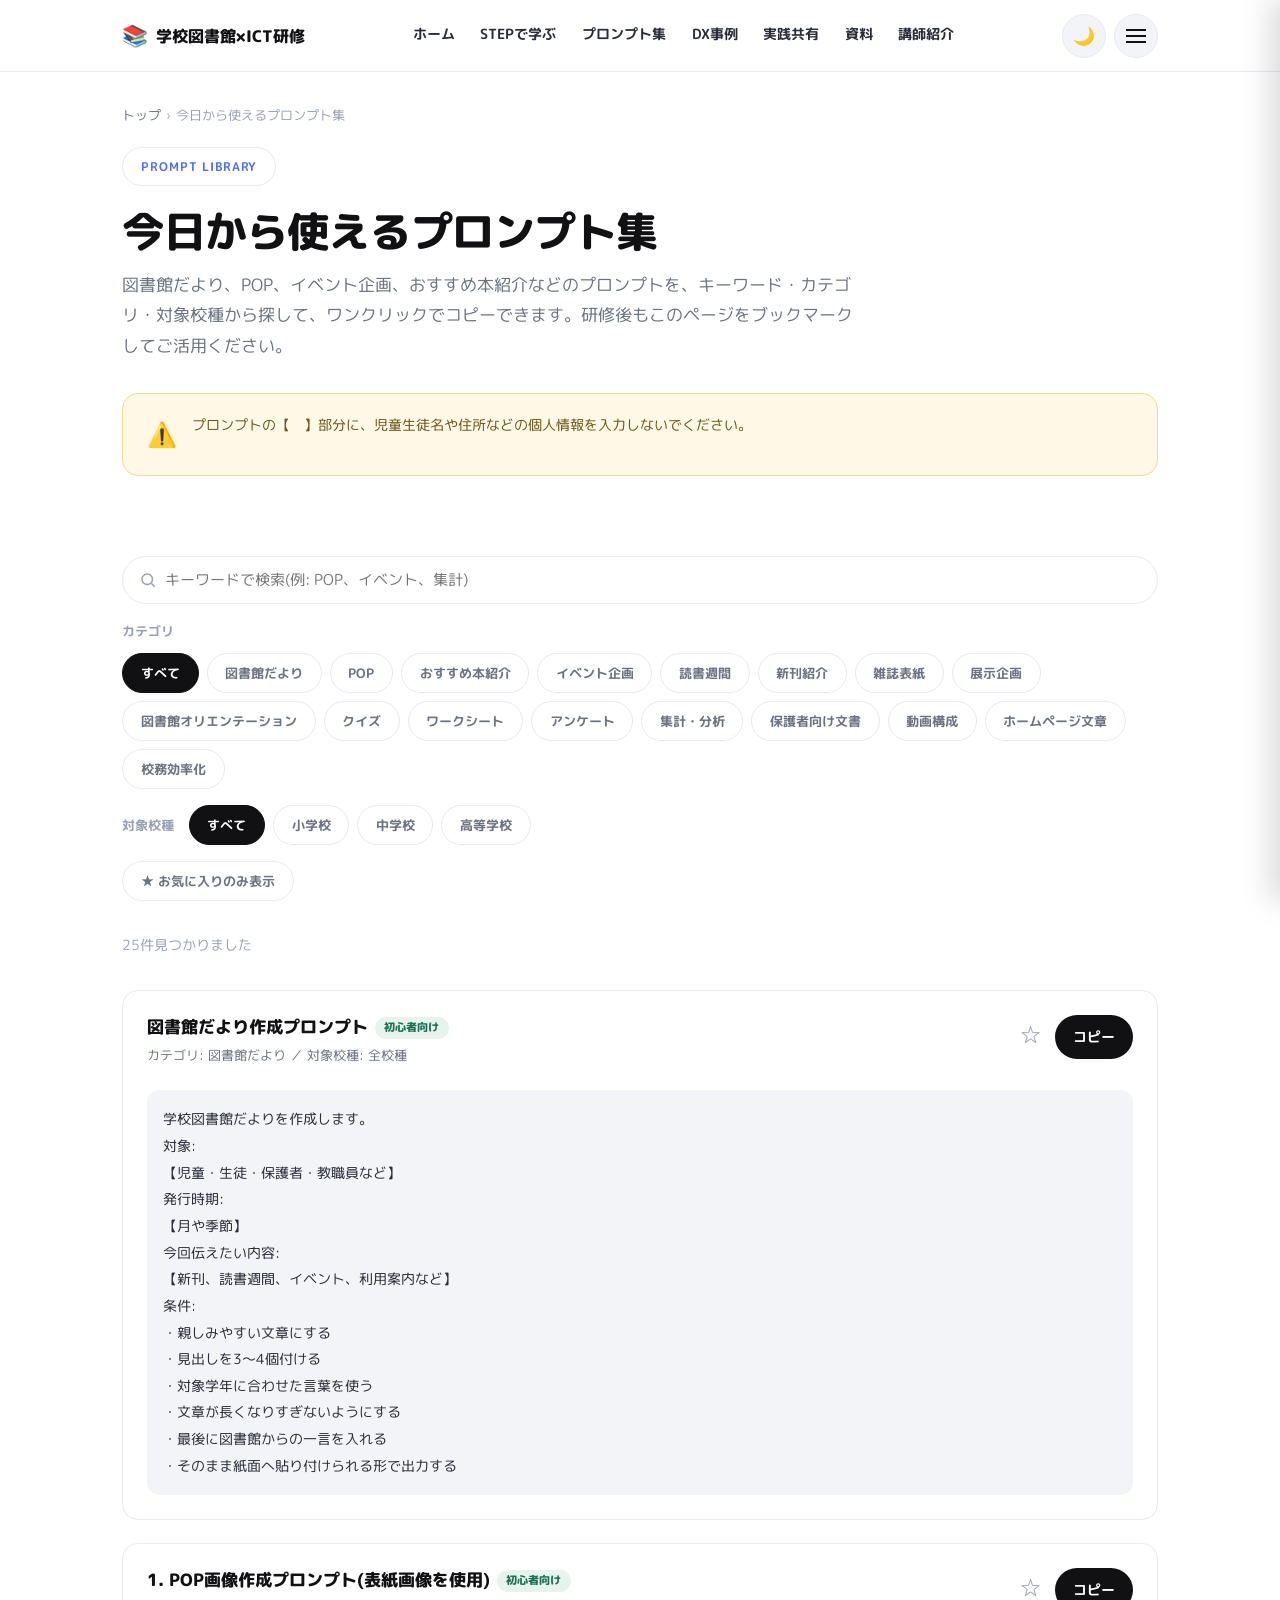
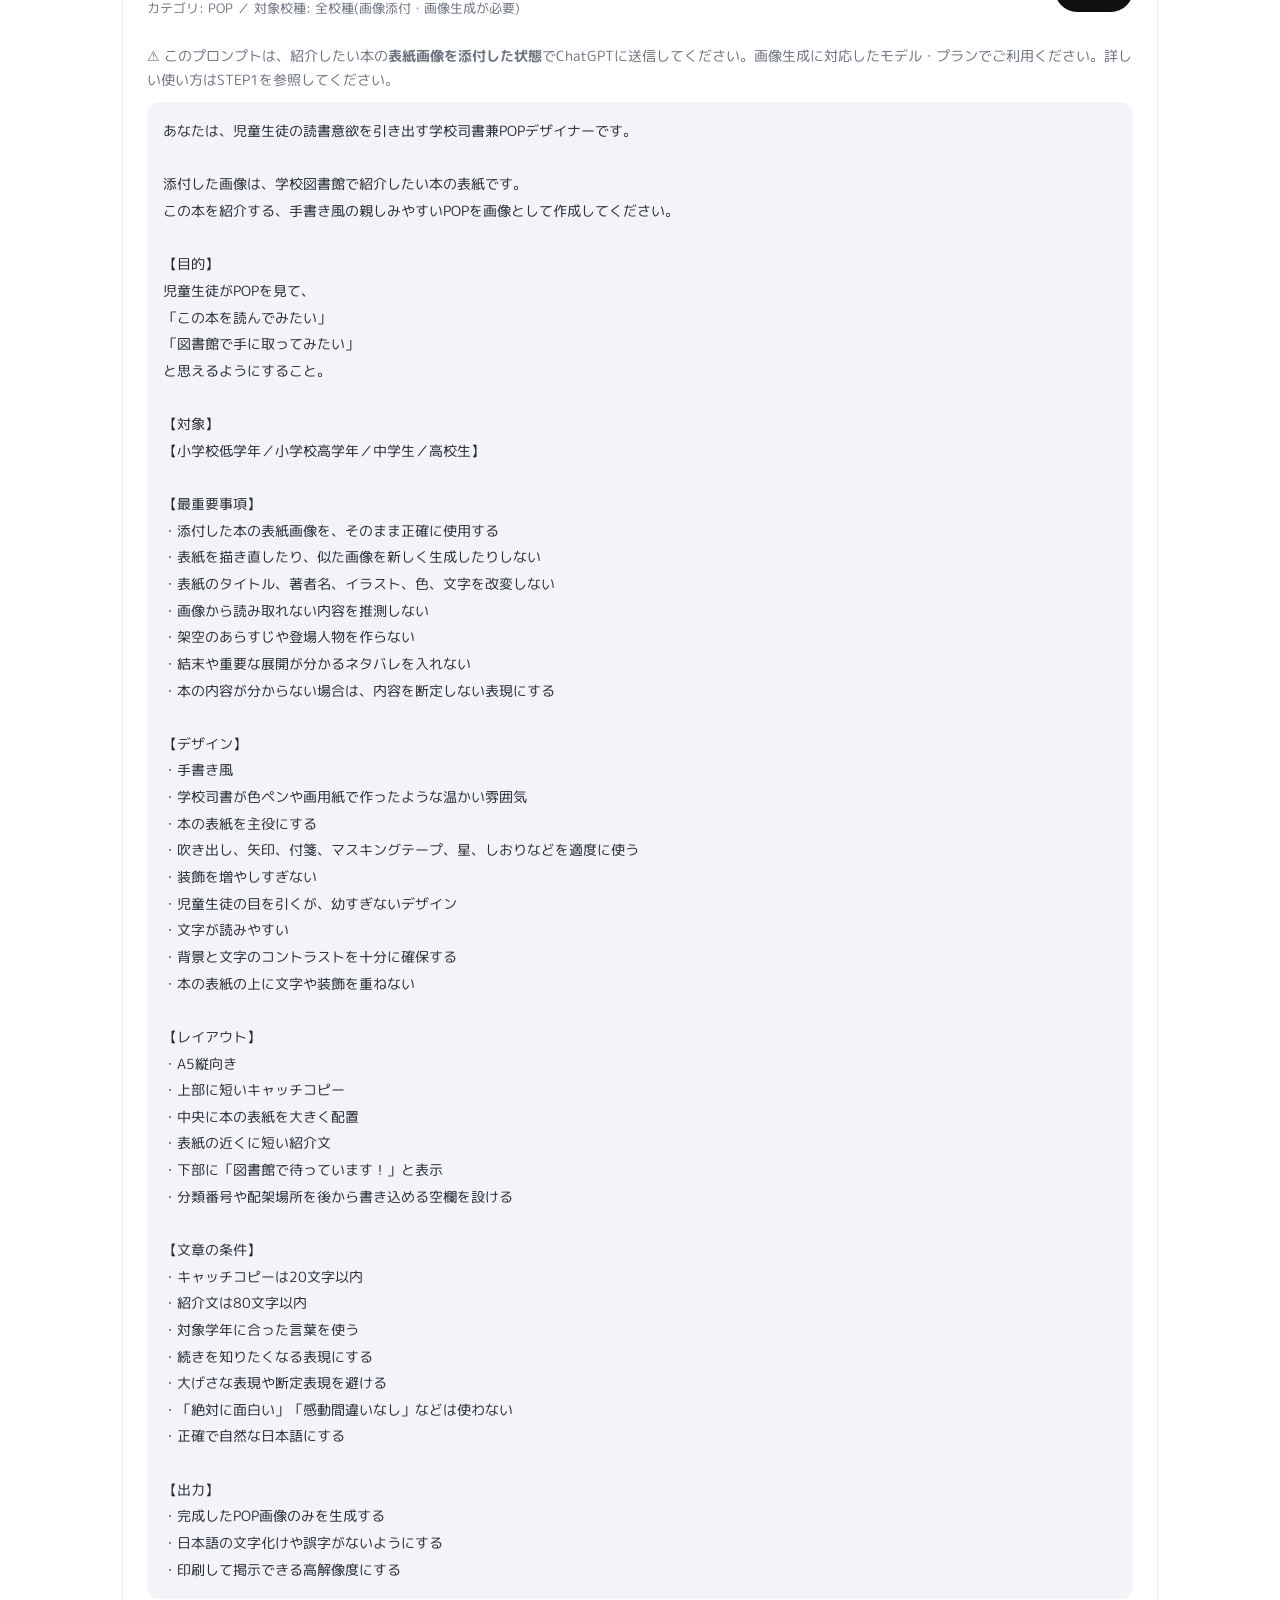
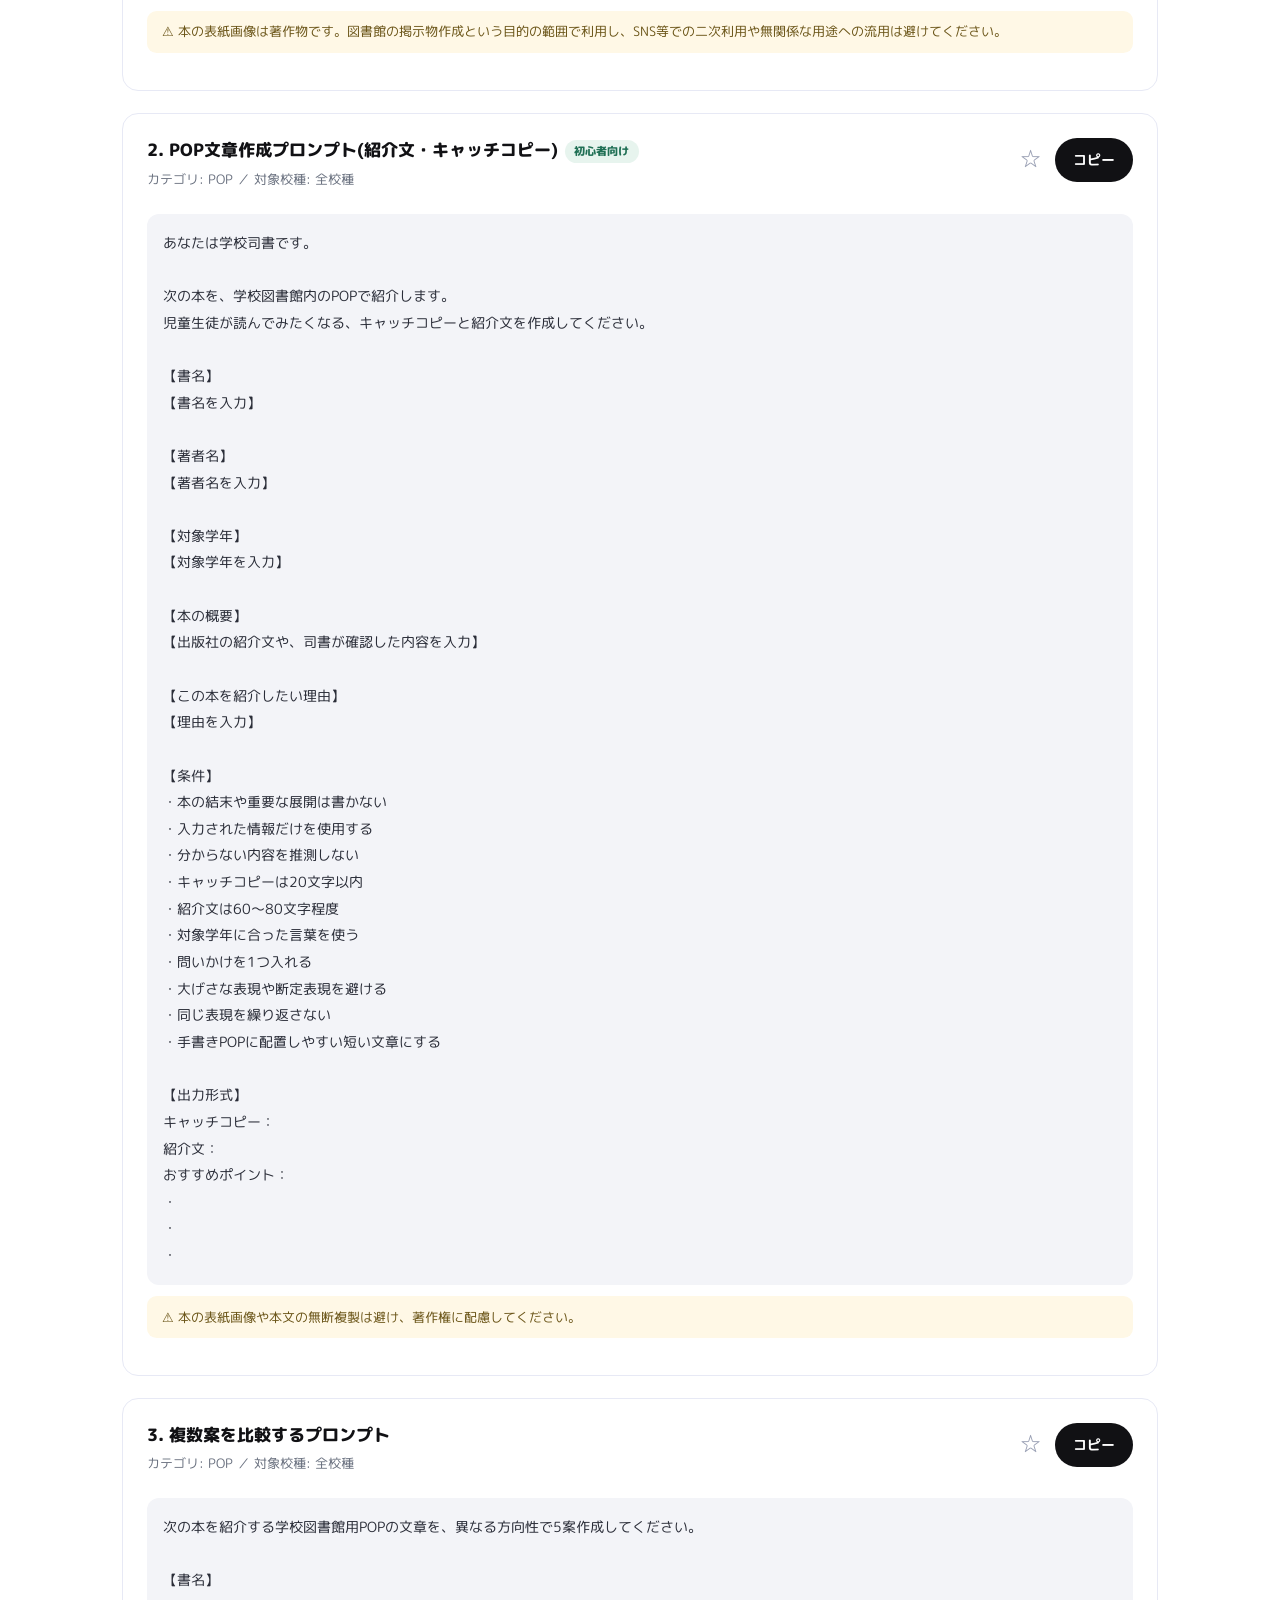
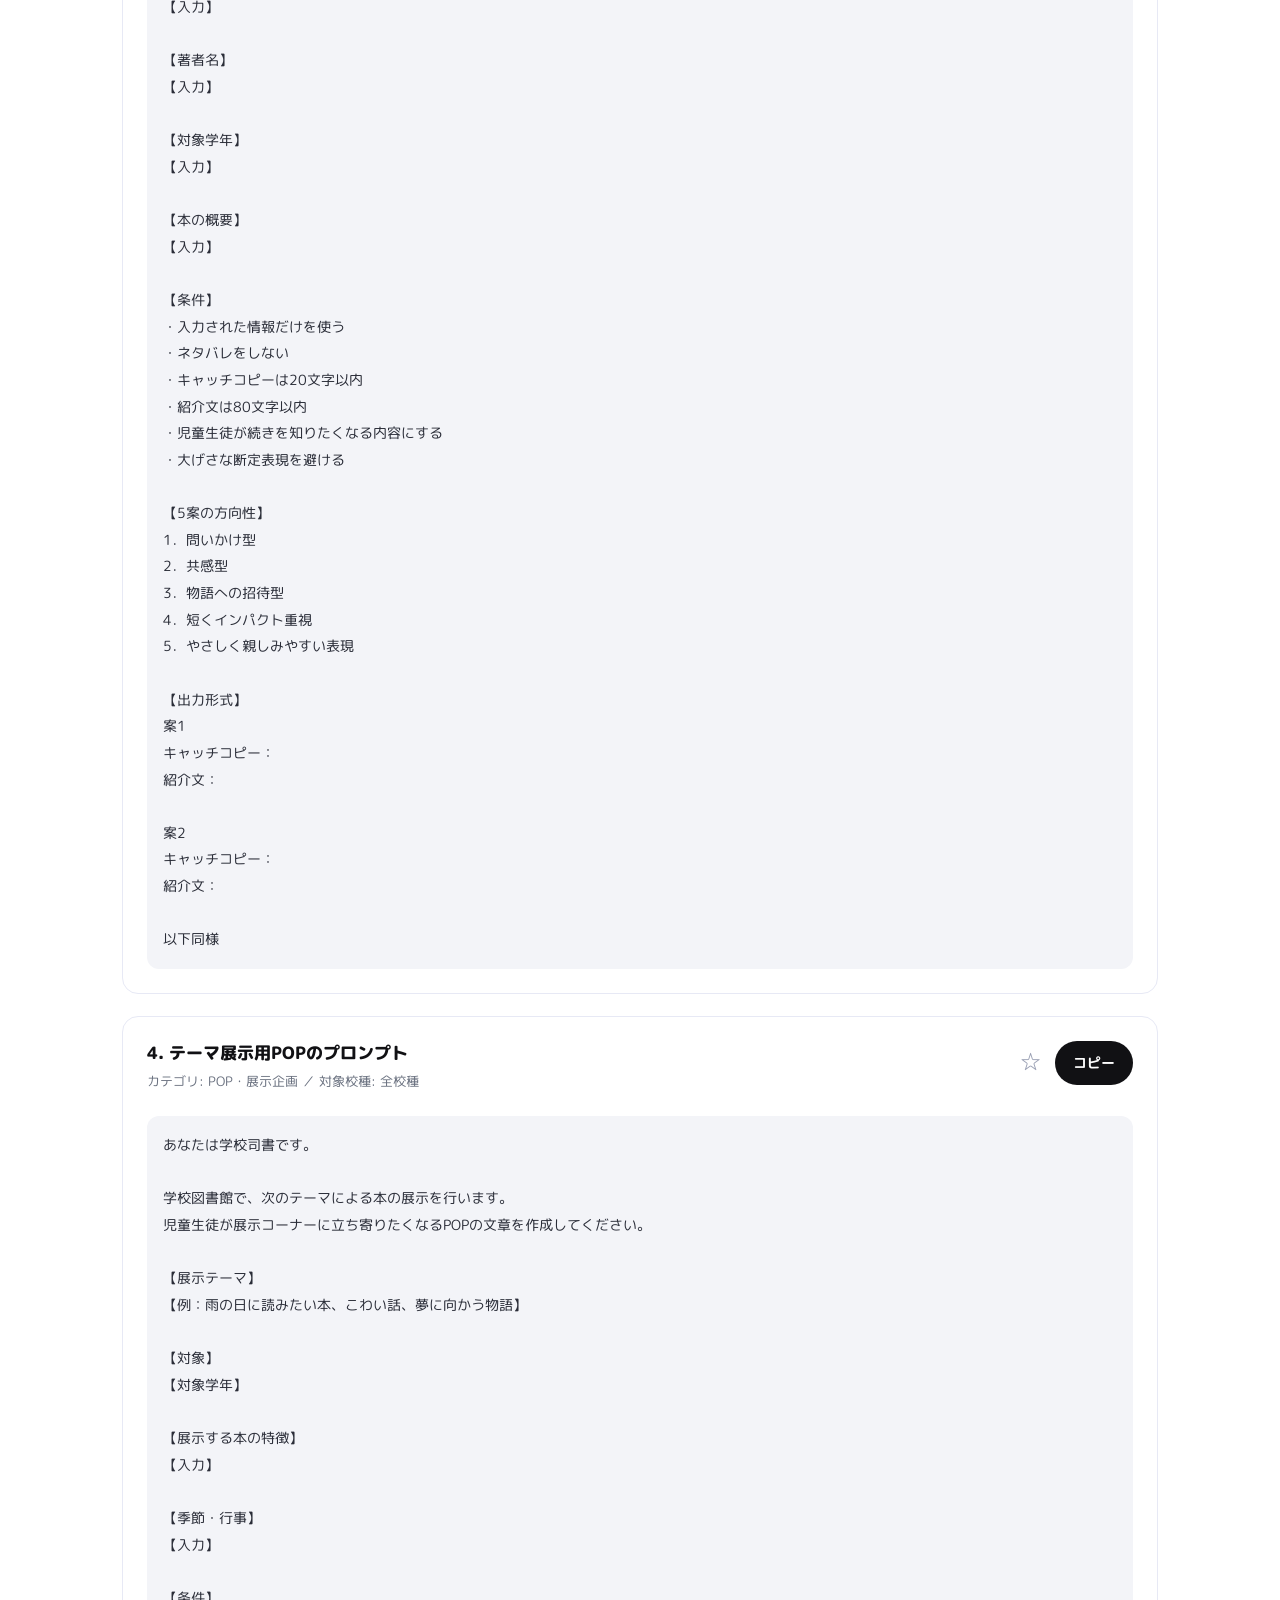
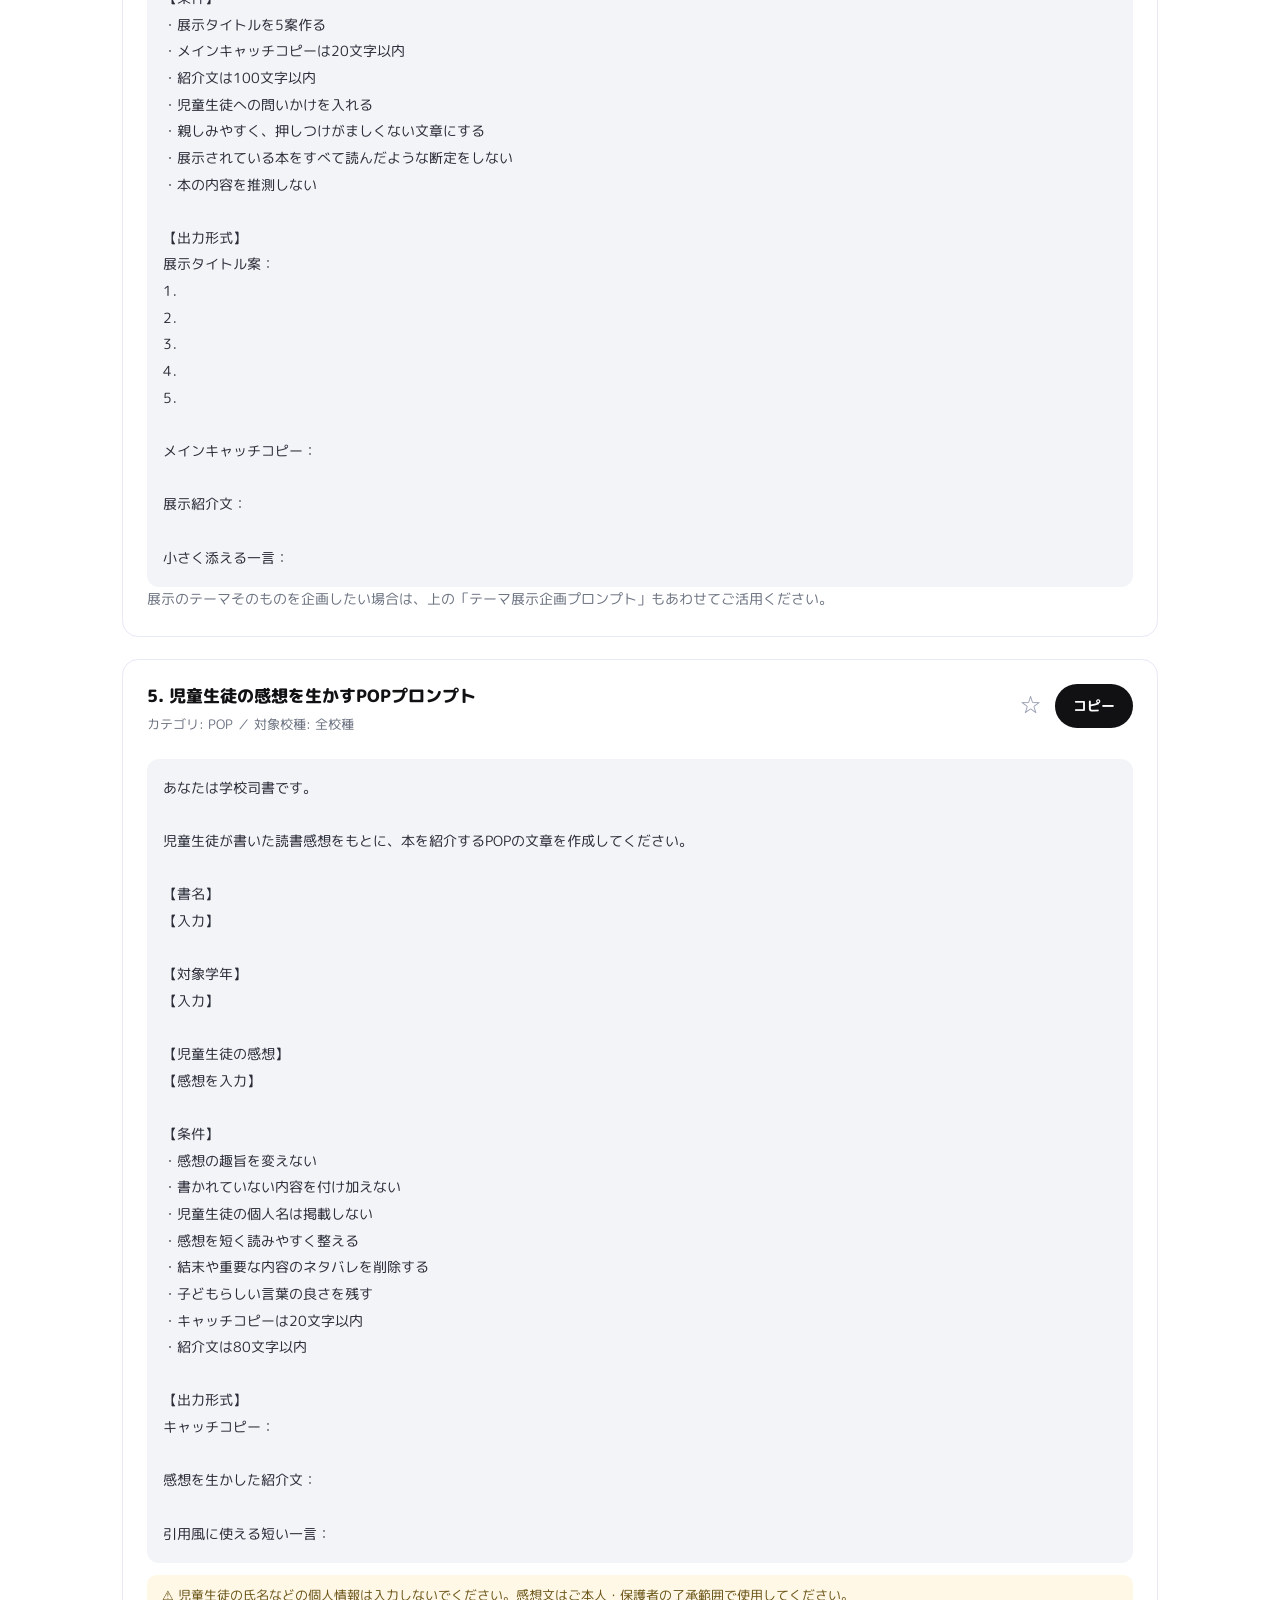
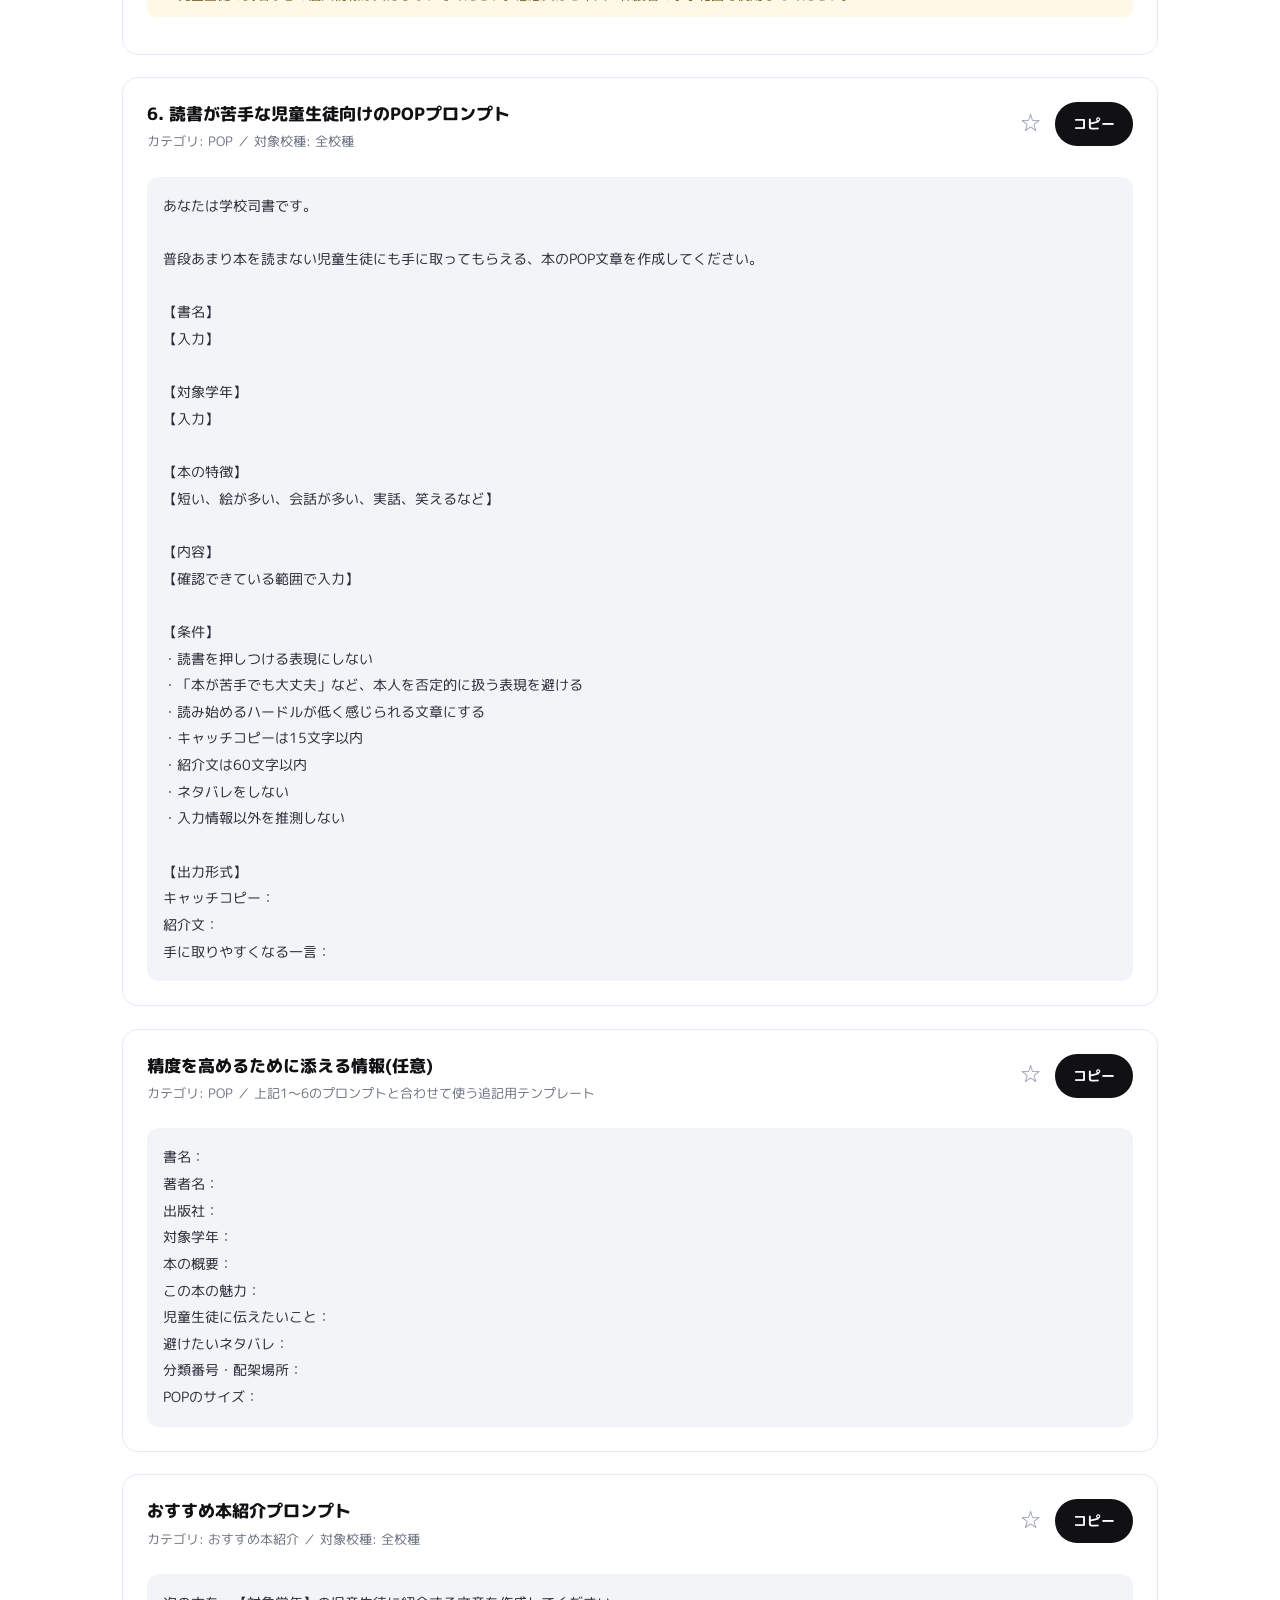
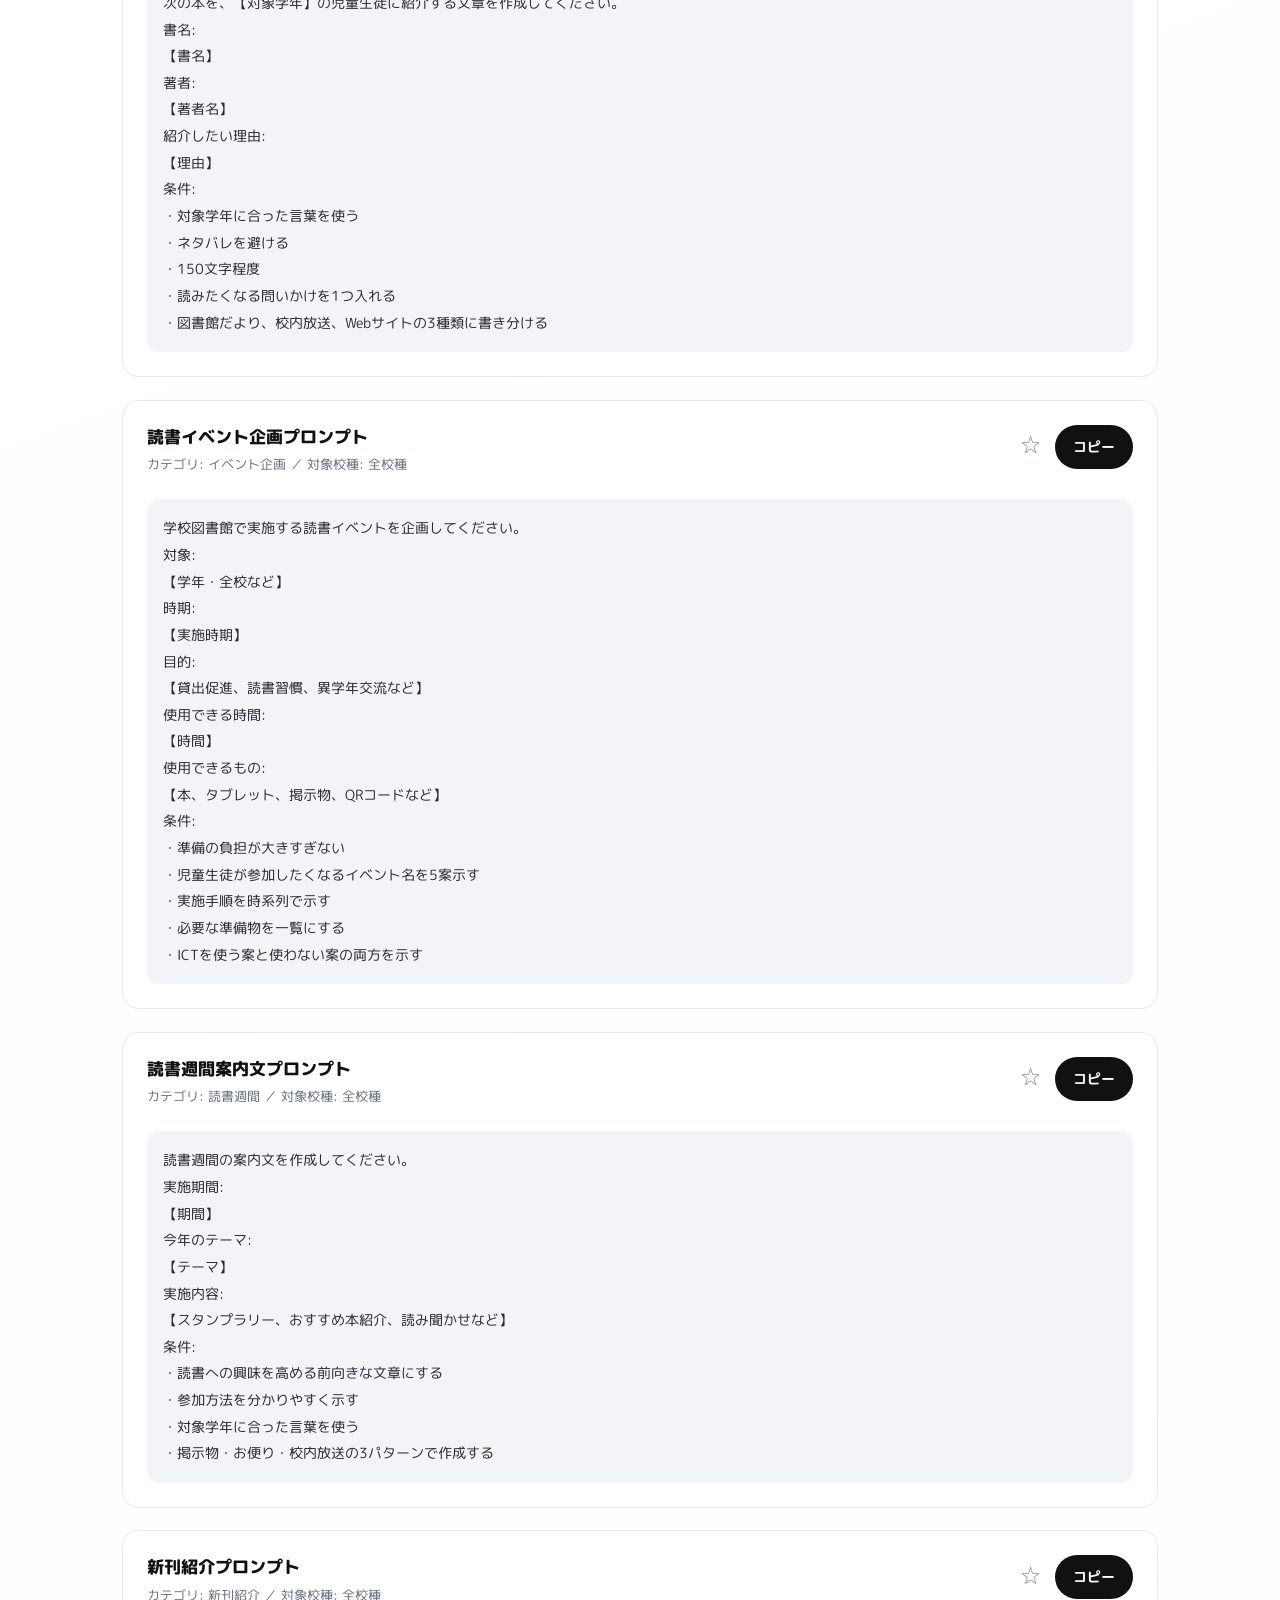
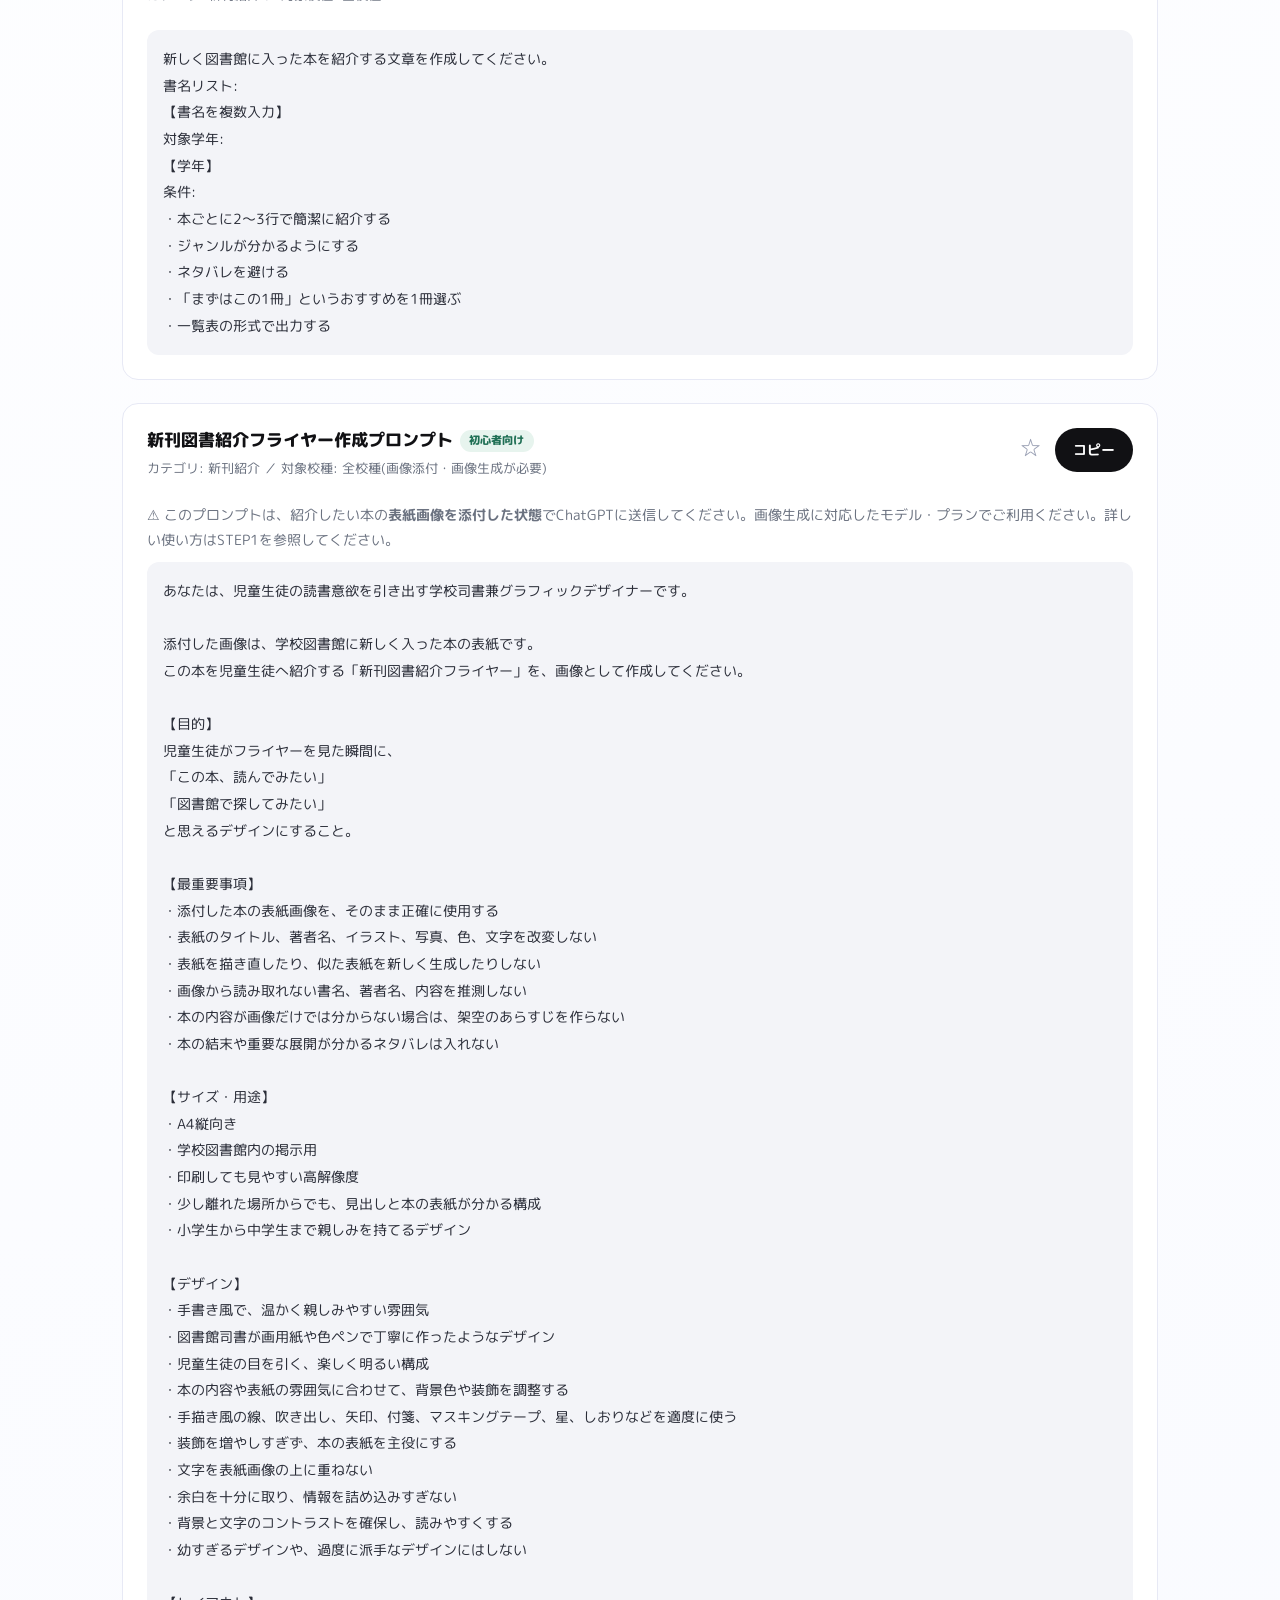
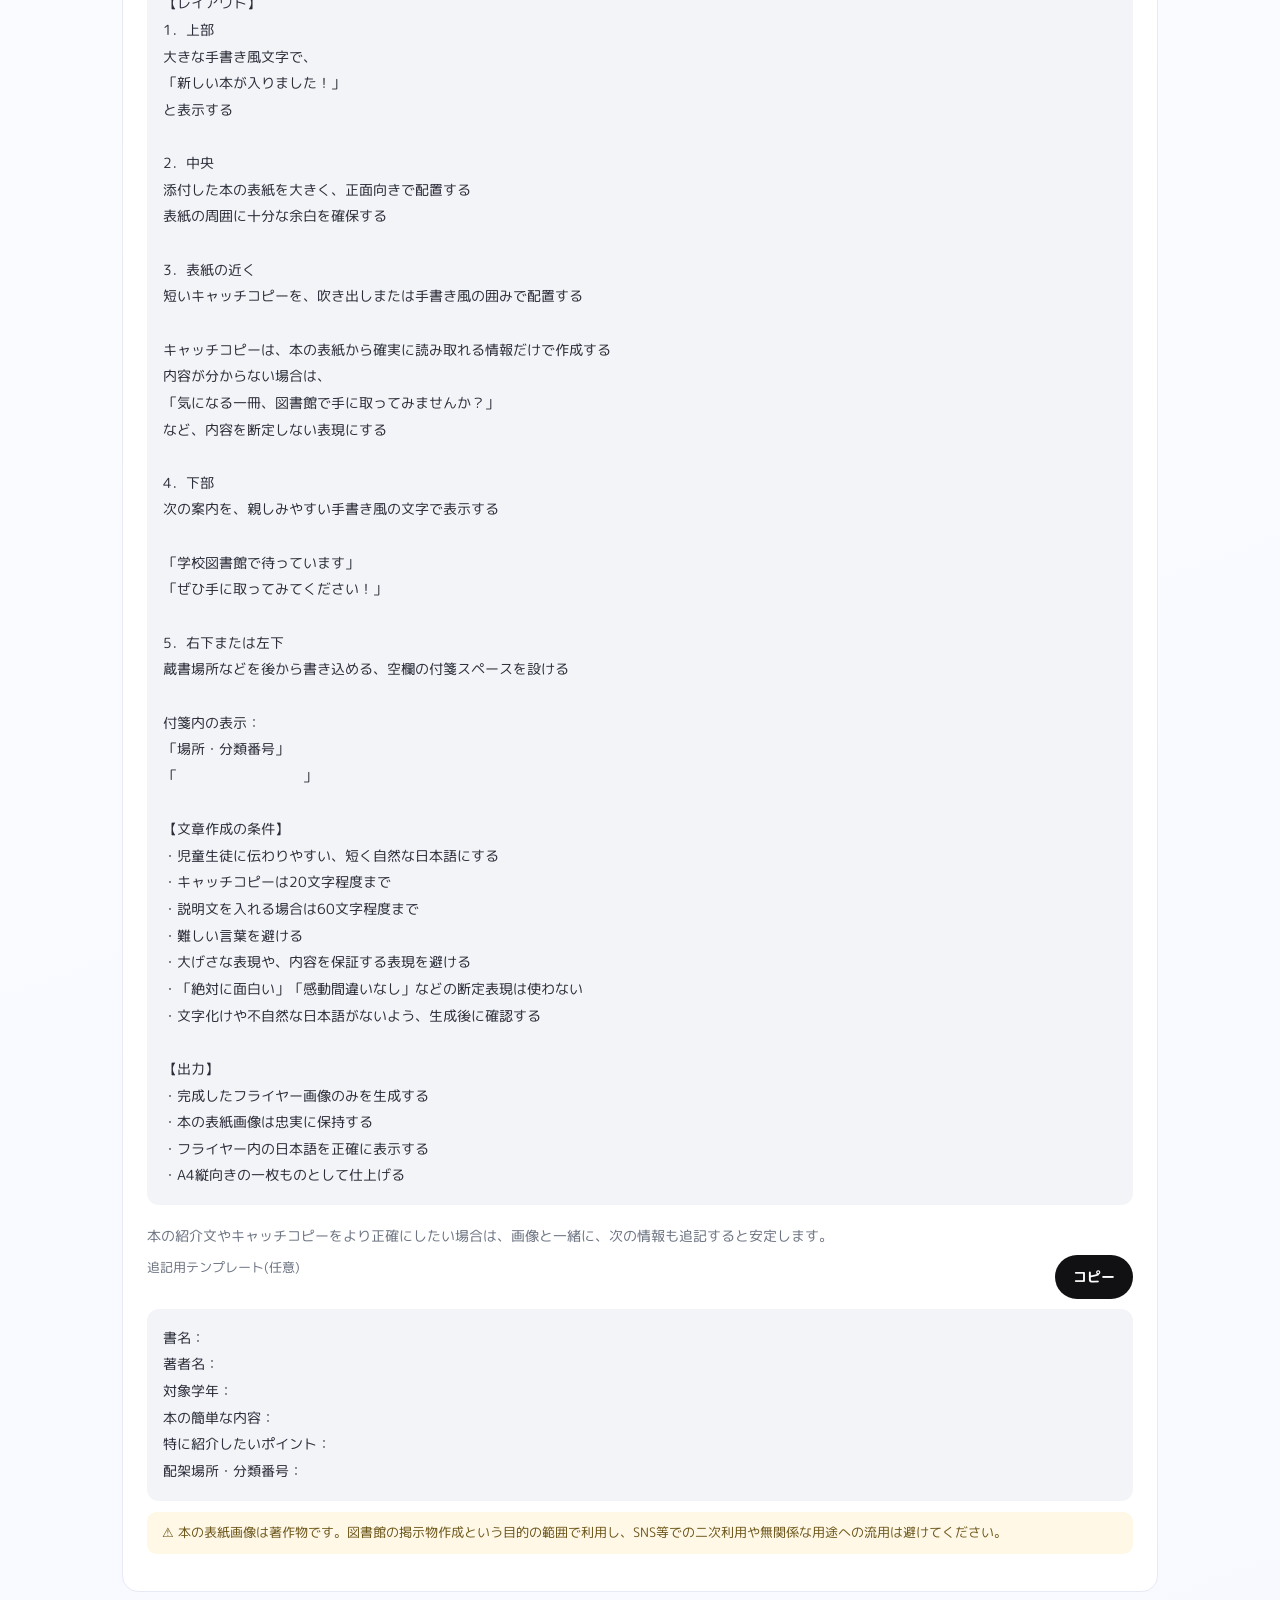
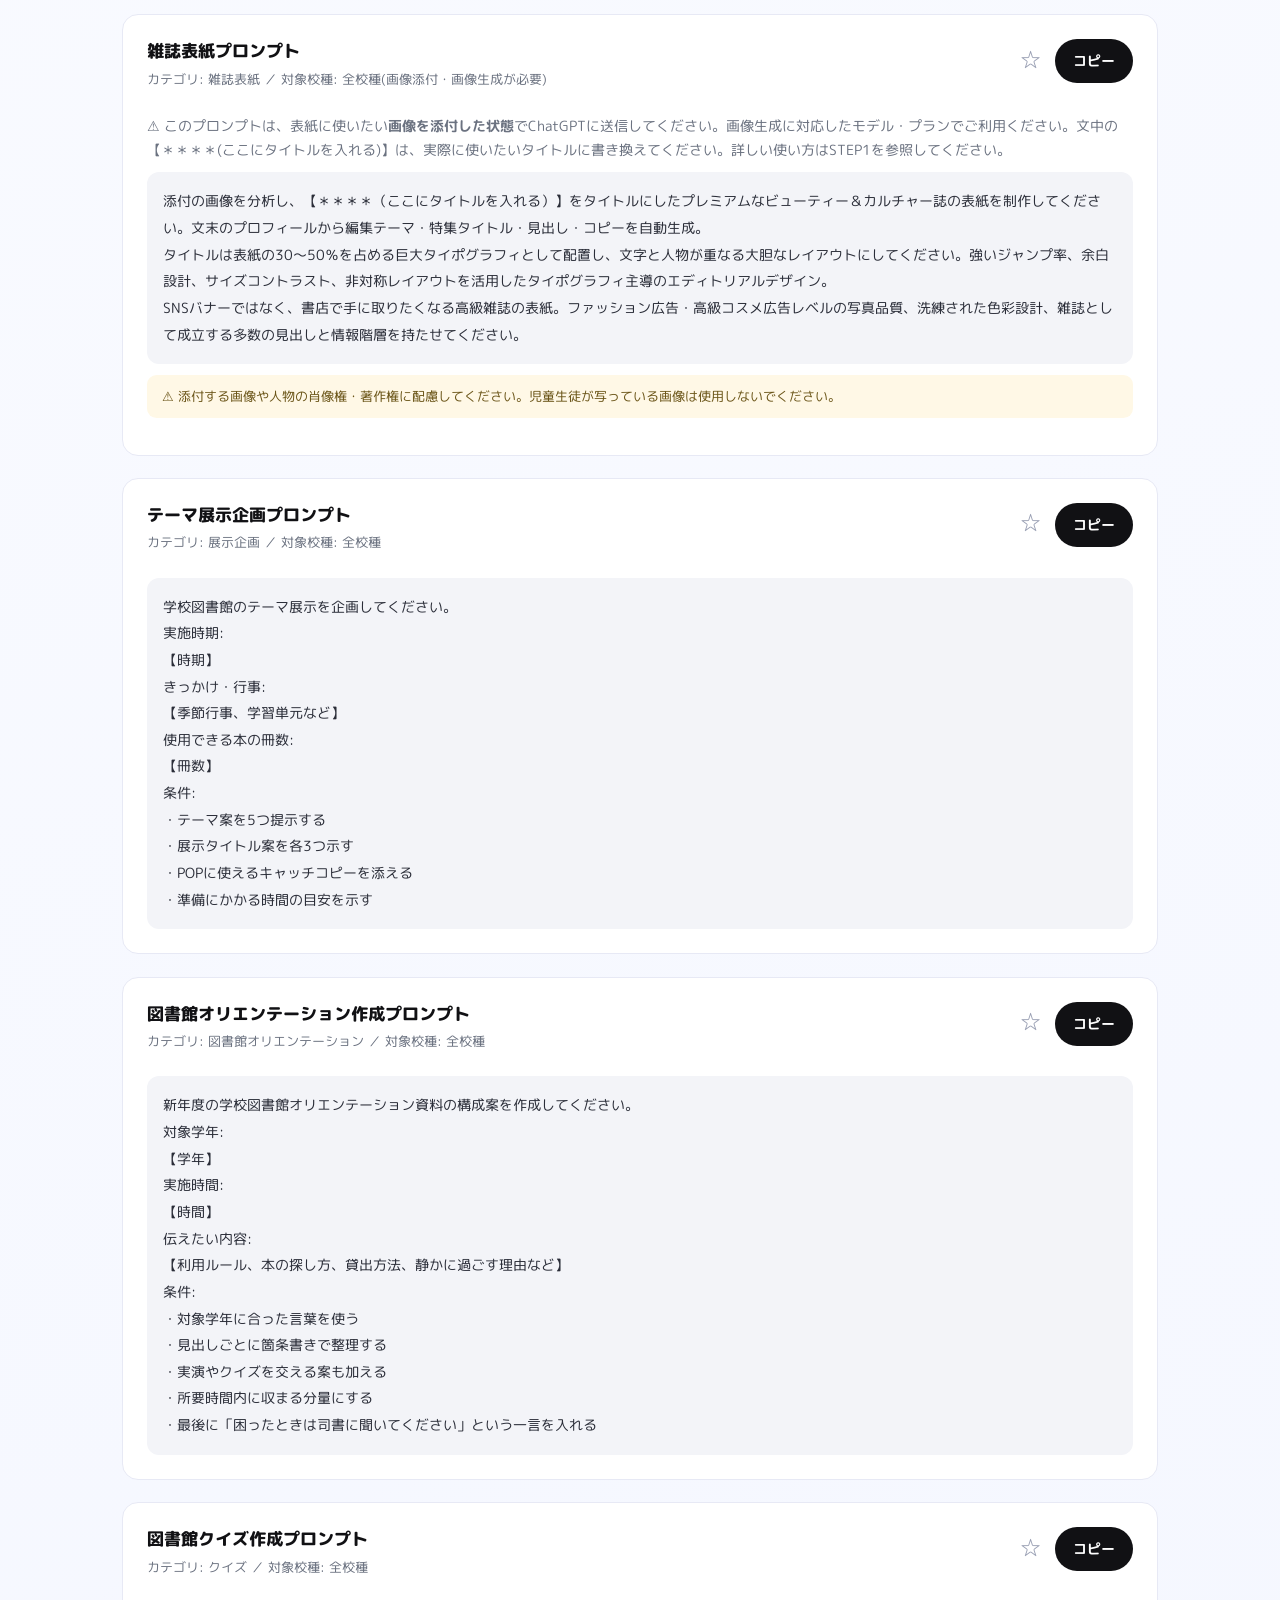
<file: prompts/prompt-library.html>
<!DOCTYPE html>
<html lang="ja">
<head>
<meta charset="UTF-8">
<meta name="viewport" content="width=device-width, initial-scale=1.0">
<title>今日から使えるプロンプト集 | 学校図書館×ICT研修ポータル</title>
<meta name="description" content="図書館だより・POP・おすすめ本紹介・イベント企画・集計など、学校図書館で使えるChatGPTプロンプトをカテゴリ・校種・キーワードで検索し、ワンクリックでコピーできます。">
<link rel="canonical" href="【ここにこのページの公開URLを入力】">
<link rel="preconnect" href="https://fonts.googleapis.com">
<link rel="preconnect" href="https://fonts.gstatic.com" crossorigin>
<link href="https://fonts.googleapis.com/css2?family=M+PLUS+Rounded+1c:wght@400;500;700;800&display=swap" rel="stylesheet">
<link rel="stylesheet" href="../assets/css/style.css">
</head>
<body>
<a href="#main" class="sr-only">本文へスキップ</a>

<header class="site-header">
  <div class="container">
    <a href="../index.html" class="site-logo"><span class="logo-icon" aria-hidden="true">📚</span>学校図書館×ICT研修</a>
    <nav class="nav-desktop" aria-label="メインメニュー">
      <a href="../index.html">ホーム</a>
      <a href="../index.html#steps">STEPで学ぶ</a>
      <a href="prompt-library.html">プロンプト集</a>
      <a href="../cases/dx-cases.html">DX事例</a>
      <a href="../community/share.html">実践共有</a>
      <a href="../resources/resources.html">資料</a>
      <a href="../index.html#instructor">講師紹介</a>
    </nav>
    <div class="flex items-center gap-sm">
      <button class="theme-toggle" data-theme-toggle aria-label="ダークモードに切り替え">🌙</button>
      <button id="menuBtn" class="menu-btn" aria-label="メニューを開く" aria-expanded="false" aria-controls="drawer">
        <span></span><span></span><span></span>
      </button>
    </div>
  </div>
</header>

<nav id="drawer" class="drawer" aria-label="サイト内メニュー">
  <button id="drawerClose" class="drawer-close" aria-label="メニューを閉じる">&times;</button>
  <ul><li><a href="../index.html">ホーム</a></li><li><a href="../index.html#purpose">目的から探す</a></li></ul>
  <h3>STEPで学ぶ</h3>
  <ul>
    <li><a href="../index.html#steps">STEP一覧を見る</a></li>
    <li><a href="../courses/step0-slido.html">STEP0: みんなの実践を集めよう</a></li>
    <li><a href="../courses/step1-chatgpt.html">STEP1: AIでアイデアを生み出そう</a></li>
    <li><a href="../courses/step2-gemini-notebook.html">STEP2: 分かりやすく伝えよう</a></li>
    <li><a href="../courses/step3-canva-website.html">STEP3: 発信しよう</a></li>
    <li><a href="../courses/step4-gas-dx.html">STEP4: 図書館日誌Webアプリを作ろう</a></li>
  </ul>
  <h3>研修後も使う</h3>
  <ul>
    <li><a href="prompt-library.html" data-nav-link>プロンプト集</a></li>
    <li><a href="../cases/dx-cases.html">DX事例集</a></li>
    <li><a href="../community/share.html">実践共有・質問</a></li>
    <li><a href="../resources/resources.html">資料・リンク集</a></li>
  </ul>
  <h3>講師について</h3>
  <ul><li><a href="../index.html#instructor">講師紹介</a></li><li><a href="../index.html#books">著作紹介</a></li></ul>
  <ul style="border-top:1px solid var(--color-border); padding-top:1rem; margin-top:1rem;">
    <li><a href="../index.html#faq">よくある質問</a></li>
    <li><a href="../index.html#privacy">個人情報の取扱い</a></li>
  </ul>
</nav>
<div id="overlay" class="overlay"></div>

<main id="main">
  <section class="course-hero">
    <div class="container">
      <p class="breadcrumb"><a href="../index.html">トップ</a><span>›</span><span>今日から使えるプロンプト集</span></p>
      <p class="eyebrow">Prompt Library</p>
      <h1 class="h-section">今日から使えるプロンプト集</h1>
      <p class="lead">図書館だより、POP、イベント企画、おすすめ本紹介などのプロンプトを、キーワード・カテゴリ・対象校種から探して、ワンクリックでコピーできます。研修後もこのページをブックマークしてご活用ください。</p>
      <div class="caution-card" style="margin-bottom:1.5rem;">
        <span class="material-icon" aria-hidden="true">⚠️</span>
        <p class="mb-0">プロンプトの【　】部分に、児童生徒名や住所などの個人情報を入力しないでください。</p>
      </div>
    </div>
  </section>

  <!-- 検索・フィルター -->
  <section class="section-tight">
    <div class="container">
      <div class="filter-bar">
        <div class="search-input-wrap">
          <input type="search" id="itemSearch" class="search-input" placeholder="キーワードで検索(例: POP、イベント、集計)" aria-label="プロンプトをキーワードで検索">
        </div>
        <div class="filter-row">
          <label>カテゴリ</label>
          <div class="chip-group" role="group" aria-label="カテゴリで絞り込み">
            <button class="chip" data-filter-category="all" aria-pressed="true">すべて</button>
            <button class="chip" data-filter-category="letter" aria-pressed="false">図書館だより</button>
            <button class="chip" data-filter-category="pop" aria-pressed="false">POP</button>
            <button class="chip" data-filter-category="recommend" aria-pressed="false">おすすめ本紹介</button>
            <button class="chip" data-filter-category="event" aria-pressed="false">イベント企画</button>
            <button class="chip" data-filter-category="week" aria-pressed="false">読書週間</button>
            <button class="chip" data-filter-category="newbook" aria-pressed="false">新刊紹介</button>
            <button class="chip" data-filter-category="magazine" aria-pressed="false">雑誌表紙</button>
            <button class="chip" data-filter-category="exhibit" aria-pressed="false">展示企画</button>
            <button class="chip" data-filter-category="orientation" aria-pressed="false">図書館オリエンテーション</button>
            <button class="chip" data-filter-category="quiz" aria-pressed="false">クイズ</button>
            <button class="chip" data-filter-category="worksheet" aria-pressed="false">ワークシート</button>
            <button class="chip" data-filter-category="survey" aria-pressed="false">アンケート</button>
            <button class="chip" data-filter-category="analysis" aria-pressed="false">集計・分析</button>
            <button class="chip" data-filter-category="parent" aria-pressed="false">保護者向け文書</button>
            <button class="chip" data-filter-category="video" aria-pressed="false">動画構成</button>
            <button class="chip" data-filter-category="website" aria-pressed="false">ホームページ文章</button>
            <button class="chip" data-filter-category="office" aria-pressed="false">校務効率化</button>
          </div>
        </div>
        <div class="filter-row">
          <label>対象校種</label>
          <div class="chip-group" role="group" aria-label="対象校種で絞り込み">
            <button class="chip" data-filter-school="all" aria-pressed="true">すべて</button>
            <button class="chip" data-filter-school="elementary" aria-pressed="false">小学校</button>
            <button class="chip" data-filter-school="middle" aria-pressed="false">中学校</button>
            <button class="chip" data-filter-school="high" aria-pressed="false">高等学校</button>
          </div>
        </div>
        <div class="filter-row">
          <button id="favOnlyToggle" class="fav-toggle" aria-pressed="false">★ お気に入りのみ表示</button>
        </div>
      </div>
      <p id="resultCount" class="result-count">読み込み中…</p>
    </div>
  </section>

  <!-- プロンプト一覧 -->
  <section class="section-tight">
    <div class="container">
      <div id="itemList">

        <article class="prompt-card" id="letter-01" data-item="letter-01" data-category="letter" data-school="elementary middle high" data-search="図書館だより letter">
          <div class="prompt-head">
            <div><h4>図書館だより作成プロンプト<span class="beginner-label">初心者向け</span></h4><p class="prompt-scene">カテゴリ: 図書館だより ／ 対象校種: 全校種</p></div>
            <div class="flex gap-sm items-center">
              <button class="fav-btn" data-fav-id="letter-01" aria-label="お気に入りに追加" aria-pressed="false">☆</button>
              <button class="copy-btn" data-copy-target="#pb-letter"><span class="copy-label">コピー</span></button>
            </div>
          </div>
          <div id="pb-letter" class="prompt-body">学校図書館だよりを作成します。
対象:
【児童・生徒・保護者・教職員など】
発行時期:
【月や季節】
今回伝えたい内容:
【新刊、読書週間、イベント、利用案内など】
条件:
・親しみやすい文章にする
・見出しを3〜4個付ける
・対象学年に合わせた言葉を使う
・文章が長くなりすぎないようにする
・最後に図書館からの一言を入れる
・そのまま紙面へ貼り付けられる形で出力する</div>
        </article>

        <article class="prompt-card" id="pop-02" data-item="pop-02" data-category="pop" data-school="elementary middle high" data-search="POP ポップ 画像 表紙">
          <div class="prompt-head">
            <div><h4>1. POP画像作成プロンプト(表紙画像を使用)<span class="beginner-label">初心者向け</span></h4><p class="prompt-scene">カテゴリ: POP ／ 対象校種: 全校種(画像添付・画像生成が必要)</p></div>
            <div class="flex gap-sm items-center">
              <button class="fav-btn" data-fav-id="pop-02" aria-label="お気に入りに追加" aria-pressed="false">☆</button>
              <button class="copy-btn" data-copy-target="#pb-pop2"><span class="copy-label">コピー</span></button>
            </div>
          </div>
          <p class="text-sm text-sub" style="margin:0 0 .6rem;">⚠ このプロンプトは、紹介したい本の<strong>表紙画像を添付した状態</strong>でChatGPTに送信してください。画像生成に対応したモデル・プランでご利用ください。詳しい使い方は<a href="../courses/step1-chatgpt.html">STEP1</a>を参照してください。</p>
          <div id="pb-pop2" class="prompt-body">あなたは、児童生徒の読書意欲を引き出す学校司書兼POPデザイナーです。

添付した画像は、学校図書館で紹介したい本の表紙です。
この本を紹介する、手書き風の親しみやすいPOPを画像として作成してください。

【目的】
児童生徒がPOPを見て、
「この本を読んでみたい」
「図書館で手に取ってみたい」
と思えるようにすること。

【対象】
【小学校低学年／小学校高学年／中学生／高校生】

【最重要事項】
・添付した本の表紙画像を、そのまま正確に使用する
・表紙を描き直したり、似た画像を新しく生成したりしない
・表紙のタイトル、著者名、イラスト、色、文字を改変しない
・画像から読み取れない内容を推測しない
・架空のあらすじや登場人物を作らない
・結末や重要な展開が分かるネタバレを入れない
・本の内容が分からない場合は、内容を断定しない表現にする

【デザイン】
・手書き風
・学校司書が色ペンや画用紙で作ったような温かい雰囲気
・本の表紙を主役にする
・吹き出し、矢印、付箋、マスキングテープ、星、しおりなどを適度に使う
・装飾を増やしすぎない
・児童生徒の目を引くが、幼すぎないデザイン
・文字が読みやすい
・背景と文字のコントラストを十分に確保する
・本の表紙の上に文字や装飾を重ねない

【レイアウト】
・A5縦向き
・上部に短いキャッチコピー
・中央に本の表紙を大きく配置
・表紙の近くに短い紹介文
・下部に「図書館で待っています！」と表示
・分類番号や配架場所を後から書き込める空欄を設ける

【文章の条件】
・キャッチコピーは20文字以内
・紹介文は80文字以内
・対象学年に合った言葉を使う
・続きを知りたくなる表現にする
・大げさな表現や断定表現を避ける
・「絶対に面白い」「感動間違いなし」などは使わない
・正確で自然な日本語にする

【出力】
・完成したPOP画像のみを生成する
・日本語の文字化けや誤字がないようにする
・印刷して掲示できる高解像度にする</div>
          <p class="prompt-note">⚠ 本の表紙画像は著作物です。図書館の掲示物作成という目的の範囲で利用し、SNS等での二次利用や無関係な用途への流用は避けてください。</p>
        </article>

        <article class="prompt-card" id="pop-01" data-item="pop-01" data-category="pop" data-school="elementary middle high" data-search="POP ポップ 紹介文 キャッチコピー">
          <div class="prompt-head">
            <div><h4>2. POP文章作成プロンプト(紹介文・キャッチコピー)<span class="beginner-label">初心者向け</span></h4><p class="prompt-scene">カテゴリ: POP ／ 対象校種: 全校種</p></div>
            <div class="flex gap-sm items-center">
              <button class="fav-btn" data-fav-id="pop-01" aria-label="お気に入りに追加" aria-pressed="false">☆</button>
              <button class="copy-btn" data-copy-target="#pb-pop"><span class="copy-label">コピー</span></button>
            </div>
          </div>
          <div id="pb-pop" class="prompt-body">あなたは学校司書です。

次の本を、学校図書館内のPOPで紹介します。
児童生徒が読んでみたくなる、キャッチコピーと紹介文を作成してください。

【書名】
【書名を入力】

【著者名】
【著者名を入力】

【対象学年】
【対象学年を入力】

【本の概要】
【出版社の紹介文や、司書が確認した内容を入力】

【この本を紹介したい理由】
【理由を入力】

【条件】
・本の結末や重要な展開は書かない
・入力された情報だけを使用する
・分からない内容を推測しない
・キャッチコピーは20文字以内
・紹介文は60〜80文字程度
・対象学年に合った言葉を使う
・問いかけを1つ入れる
・大げさな表現や断定表現を避ける
・同じ表現を繰り返さない
・手書きPOPに配置しやすい短い文章にする

【出力形式】
キャッチコピー：
紹介文：
おすすめポイント：
・
・
・</div>
          <p class="prompt-note">⚠ 本の表紙画像や本文の無断複製は避け、著作権に配慮してください。</p>
        </article>

        <article class="prompt-card" id="pop-03" data-item="pop-03" data-category="pop" data-school="elementary middle high" data-search="POP ポップ 比較 複数案">
          <div class="prompt-head">
            <div><h4>3. 複数案を比較するプロンプト</h4><p class="prompt-scene">カテゴリ: POP ／ 対象校種: 全校種</p></div>
            <div class="flex gap-sm items-center">
              <button class="fav-btn" data-fav-id="pop-03" aria-label="お気に入りに追加" aria-pressed="false">☆</button>
              <button class="copy-btn" data-copy-target="#pb-pop3"><span class="copy-label">コピー</span></button>
            </div>
          </div>
          <div id="pb-pop3" class="prompt-body">次の本を紹介する学校図書館用POPの文章を、異なる方向性で5案作成してください。

【書名】
【入力】

【著者名】
【入力】

【対象学年】
【入力】

【本の概要】
【入力】

【条件】
・入力された情報だけを使う
・ネタバレをしない
・キャッチコピーは20文字以内
・紹介文は80文字以内
・児童生徒が続きを知りたくなる内容にする
・大げさな断定表現を避ける

【5案の方向性】
1．問いかけ型
2．共感型
3．物語への招待型
4．短くインパクト重視
5．やさしく親しみやすい表現

【出力形式】
案1
キャッチコピー：
紹介文：

案2
キャッチコピー：
紹介文：

以下同様</div>
        </article>

        <article class="prompt-card" id="pop-04" data-item="pop-04" data-category="pop exhibit" data-school="elementary middle high" data-search="POP ポップ 展示 テーマ展示">
          <div class="prompt-head">
            <div><h4>4. テーマ展示用POPのプロンプト</h4><p class="prompt-scene">カテゴリ: POP・展示企画 ／ 対象校種: 全校種</p></div>
            <div class="flex gap-sm items-center">
              <button class="fav-btn" data-fav-id="pop-04" aria-label="お気に入りに追加" aria-pressed="false">☆</button>
              <button class="copy-btn" data-copy-target="#pb-pop4"><span class="copy-label">コピー</span></button>
            </div>
          </div>
          <div id="pb-pop4" class="prompt-body">あなたは学校司書です。

学校図書館で、次のテーマによる本の展示を行います。
児童生徒が展示コーナーに立ち寄りたくなるPOPの文章を作成してください。

【展示テーマ】
【例：雨の日に読みたい本、こわい話、夢に向かう物語】

【対象】
【対象学年】

【展示する本の特徴】
【入力】

【季節・行事】
【入力】

【条件】
・展示タイトルを5案作る
・メインキャッチコピーは20文字以内
・紹介文は100文字以内
・児童生徒への問いかけを入れる
・親しみやすく、押しつけがましくない文章にする
・展示されている本をすべて読んだような断定をしない
・本の内容を推測しない

【出力形式】
展示タイトル案：
1．
2．
3．
4．
5．

メインキャッチコピー：

展示紹介文：

小さく添える一言：</div>
          <p class="text-sm text-sub mb-0">展示のテーマそのものを企画したい場合は、上の「テーマ展示企画プロンプト」もあわせてご活用ください。</p>
        </article>

        <article class="prompt-card" id="pop-05" data-item="pop-05" data-category="pop" data-school="elementary middle high" data-search="POP ポップ 感想 読書感想">
          <div class="prompt-head">
            <div><h4>5. 児童生徒の感想を生かすPOPプロンプト</h4><p class="prompt-scene">カテゴリ: POP ／ 対象校種: 全校種</p></div>
            <div class="flex gap-sm items-center">
              <button class="fav-btn" data-fav-id="pop-05" aria-label="お気に入りに追加" aria-pressed="false">☆</button>
              <button class="copy-btn" data-copy-target="#pb-pop5"><span class="copy-label">コピー</span></button>
            </div>
          </div>
          <div id="pb-pop5" class="prompt-body">あなたは学校司書です。

児童生徒が書いた読書感想をもとに、本を紹介するPOPの文章を作成してください。

【書名】
【入力】

【対象学年】
【入力】

【児童生徒の感想】
【感想を入力】

【条件】
・感想の趣旨を変えない
・書かれていない内容を付け加えない
・児童生徒の個人名は掲載しない
・感想を短く読みやすく整える
・結末や重要な内容のネタバレを削除する
・子どもらしい言葉の良さを残す
・キャッチコピーは20文字以内
・紹介文は80文字以内

【出力形式】
キャッチコピー：

感想を生かした紹介文：

引用風に使える短い一言：</div>
          <p class="prompt-note">⚠ 児童生徒の氏名などの個人情報は入力しないでください。感想文はご本人・保護者の了承範囲で使用してください。</p>
        </article>

        <article class="prompt-card" id="pop-06" data-item="pop-06" data-category="pop" data-school="elementary middle high" data-search="POP ポップ 読書が苦手">
          <div class="prompt-head">
            <div><h4>6. 読書が苦手な児童生徒向けのPOPプロンプト</h4><p class="prompt-scene">カテゴリ: POP ／ 対象校種: 全校種</p></div>
            <div class="flex gap-sm items-center">
              <button class="fav-btn" data-fav-id="pop-06" aria-label="お気に入りに追加" aria-pressed="false">☆</button>
              <button class="copy-btn" data-copy-target="#pb-pop6"><span class="copy-label">コピー</span></button>
            </div>
          </div>
          <div id="pb-pop6" class="prompt-body">あなたは学校司書です。

普段あまり本を読まない児童生徒にも手に取ってもらえる、本のPOP文章を作成してください。

【書名】
【入力】

【対象学年】
【入力】

【本の特徴】
【短い、絵が多い、会話が多い、実話、笑えるなど】

【内容】
【確認できている範囲で入力】

【条件】
・読書を押しつける表現にしない
・「本が苦手でも大丈夫」など、本人を否定的に扱う表現を避ける
・読み始めるハードルが低く感じられる文章にする
・キャッチコピーは15文字以内
・紹介文は60文字以内
・ネタバレをしない
・入力情報以外を推測しない

【出力形式】
キャッチコピー：
紹介文：
手に取りやすくなる一言：</div>
        </article>

        <article class="prompt-card" id="pop-07" data-item="pop-07" data-category="pop" data-school="elementary middle high" data-search="POP ポップ テンプレート 入力項目">
          <div class="prompt-head">
            <div><h4>精度を高めるために添える情報(任意)</h4><p class="prompt-scene">カテゴリ: POP ／ 上記1〜6のプロンプトと合わせて使う追記用テンプレート</p></div>
            <div class="flex gap-sm items-center">
              <button class="fav-btn" data-fav-id="pop-07" aria-label="お気に入りに追加" aria-pressed="false">☆</button>
              <button class="copy-btn" data-copy-target="#pb-pop7"><span class="copy-label">コピー</span></button>
            </div>
          </div>
          <div id="pb-pop7" class="prompt-body">書名：
著者名：
出版社：
対象学年：
本の概要：
この本の魅力：
児童生徒に伝えたいこと：
避けたいネタバレ：
分類番号・配架場所：
POPのサイズ：</div>
        </article>

        <article class="prompt-card" id="recommend-01" data-item="recommend-01" data-category="recommend" data-school="elementary middle high" data-search="おすすめ本 紹介文">
          <div class="prompt-head">
            <div><h4>おすすめ本紹介プロンプト</h4><p class="prompt-scene">カテゴリ: おすすめ本紹介 ／ 対象校種: 全校種</p></div>
            <div class="flex gap-sm items-center">
              <button class="fav-btn" data-fav-id="recommend-01" aria-label="お気に入りに追加" aria-pressed="false">☆</button>
              <button class="copy-btn" data-copy-target="#pb-recommend"><span class="copy-label">コピー</span></button>
            </div>
          </div>
          <div id="pb-recommend" class="prompt-body">次の本を、【対象学年】の児童生徒に紹介する文章を作成してください。
書名:
【書名】
著者:
【著者名】
紹介したい理由:
【理由】
条件:
・対象学年に合った言葉を使う
・ネタバレを避ける
・150文字程度
・読みたくなる問いかけを1つ入れる
・図書館だより、校内放送、Webサイトの3種類に書き分ける</div>
        </article>

        <article class="prompt-card" id="event-01" data-item="event-01" data-category="event" data-school="elementary middle high" data-search="イベント 企画 読書イベント">
          <div class="prompt-head">
            <div><h4>読書イベント企画プロンプト</h4><p class="prompt-scene">カテゴリ: イベント企画 ／ 対象校種: 全校種</p></div>
            <div class="flex gap-sm items-center">
              <button class="fav-btn" data-fav-id="event-01" aria-label="お気に入りに追加" aria-pressed="false">☆</button>
              <button class="copy-btn" data-copy-target="#pb-event"><span class="copy-label">コピー</span></button>
            </div>
          </div>
          <div id="pb-event" class="prompt-body">学校図書館で実施する読書イベントを企画してください。
対象:
【学年・全校など】
時期:
【実施時期】
目的:
【貸出促進、読書習慣、異学年交流など】
使用できる時間:
【時間】
使用できるもの:
【本、タブレット、掲示物、QRコードなど】
条件:
・準備の負担が大きすぎない
・児童生徒が参加したくなるイベント名を5案示す
・実施手順を時系列で示す
・必要な準備物を一覧にする
・ICTを使う案と使わない案の両方を示す</div>
        </article>

        <article class="prompt-card" id="week-01" data-item="week-01" data-category="week" data-school="elementary middle high" data-search="読書週間">
          <div class="prompt-head">
            <div><h4>読書週間案内文プロンプト</h4><p class="prompt-scene">カテゴリ: 読書週間 ／ 対象校種: 全校種</p></div>
            <div class="flex gap-sm items-center">
              <button class="fav-btn" data-fav-id="week-01" aria-label="お気に入りに追加" aria-pressed="false">☆</button>
              <button class="copy-btn" data-copy-target="#pb-week"><span class="copy-label">コピー</span></button>
            </div>
          </div>
          <div id="pb-week" class="prompt-body">読書週間の案内文を作成してください。
実施期間:
【期間】
今年のテーマ:
【テーマ】
実施内容:
【スタンプラリー、おすすめ本紹介、読み聞かせなど】
条件:
・読書への興味を高める前向きな文章にする
・参加方法を分かりやすく示す
・対象学年に合った言葉を使う
・掲示物・お便り・校内放送の3パターンで作成する</div>
        </article>

        <article class="prompt-card" id="newbook-01" data-item="newbook-01" data-category="newbook" data-school="elementary middle high" data-search="新刊 紹介 新着図書">
          <div class="prompt-head">
            <div><h4>新刊紹介プロンプト</h4><p class="prompt-scene">カテゴリ: 新刊紹介 ／ 対象校種: 全校種</p></div>
            <div class="flex gap-sm items-center">
              <button class="fav-btn" data-fav-id="newbook-01" aria-label="お気に入りに追加" aria-pressed="false">☆</button>
              <button class="copy-btn" data-copy-target="#pb-newbook"><span class="copy-label">コピー</span></button>
            </div>
          </div>
          <div id="pb-newbook" class="prompt-body">新しく図書館に入った本を紹介する文章を作成してください。
書名リスト:
【書名を複数入力】
対象学年:
【学年】
条件:
・本ごとに2〜3行で簡潔に紹介する
・ジャンルが分かるようにする
・ネタバレを避ける
・「まずはこの1冊」というおすすめを1冊選ぶ
・一覧表の形式で出力する</div>
        </article>

        <article class="prompt-card" id="newbook-02" data-item="newbook-02" data-category="newbook" data-school="elementary middle high" data-search="新刊 紹介 新着図書 フライヤー ポスター 表紙 画像">
          <div class="prompt-head">
            <div><h4>新刊図書紹介フライヤー作成プロンプト<span class="beginner-label">初心者向け</span></h4><p class="prompt-scene">カテゴリ: 新刊紹介 ／ 対象校種: 全校種(画像添付・画像生成が必要)</p></div>
            <div class="flex gap-sm items-center">
              <button class="fav-btn" data-fav-id="newbook-02" aria-label="お気に入りに追加" aria-pressed="false">☆</button>
              <button class="copy-btn" data-copy-target="#pb-newbook2"><span class="copy-label">コピー</span></button>
            </div>
          </div>
          <p class="text-sm text-sub" style="margin:0 0 .6rem;">⚠ このプロンプトは、紹介したい本の<strong>表紙画像を添付した状態</strong>でChatGPTに送信してください。画像生成に対応したモデル・プランでご利用ください。詳しい使い方は<a href="../courses/step1-chatgpt.html">STEP1</a>を参照してください。</p>
          <div id="pb-newbook2" class="prompt-body">あなたは、児童生徒の読書意欲を引き出す学校司書兼グラフィックデザイナーです。

添付した画像は、学校図書館に新しく入った本の表紙です。
この本を児童生徒へ紹介する「新刊図書紹介フライヤー」を、画像として作成してください。

【目的】
児童生徒がフライヤーを見た瞬間に、
「この本、読んでみたい」
「図書館で探してみたい」
と思えるデザインにすること。

【最重要事項】
・添付した本の表紙画像を、そのまま正確に使用する
・表紙のタイトル、著者名、イラスト、写真、色、文字を改変しない
・表紙を描き直したり、似た表紙を新しく生成したりしない
・画像から読み取れない書名、著者名、内容を推測しない
・本の内容が画像だけでは分からない場合は、架空のあらすじを作らない
・本の結末や重要な展開が分かるネタバレは入れない

【サイズ・用途】
・A4縦向き
・学校図書館内の掲示用
・印刷しても見やすい高解像度
・少し離れた場所からでも、見出しと本の表紙が分かる構成
・小学生から中学生まで親しみを持てるデザイン

【デザイン】
・手書き風で、温かく親しみやすい雰囲気
・図書館司書が画用紙や色ペンで丁寧に作ったようなデザイン
・児童生徒の目を引く、楽しく明るい構成
・本の内容や表紙の雰囲気に合わせて、背景色や装飾を調整する
・手描き風の線、吹き出し、矢印、付箋、マスキングテープ、星、しおりなどを適度に使う
・装飾を増やしすぎず、本の表紙を主役にする
・文字を表紙画像の上に重ねない
・余白を十分に取り、情報を詰め込みすぎない
・背景と文字のコントラストを確保し、読みやすくする
・幼すぎるデザインや、過度に派手なデザインにはしない

【レイアウト】
1．上部
大きな手書き風文字で、
「新しい本が入りました！」
と表示する

2．中央
添付した本の表紙を大きく、正面向きで配置する
表紙の周囲に十分な余白を確保する

3．表紙の近く
短いキャッチコピーを、吹き出しまたは手書き風の囲みで配置する

キャッチコピーは、本の表紙から確実に読み取れる情報だけで作成する
内容が分からない場合は、
「気になる一冊、図書館で手に取ってみませんか？」
など、内容を断定しない表現にする

4．下部
次の案内を、親しみやすい手書き風の文字で表示する

「学校図書館で待っています」
「ぜひ手に取ってみてください！」

5．右下または左下
蔵書場所などを後から書き込める、空欄の付箋スペースを設ける

付箋内の表示：
「場所・分類番号」
「　　　　　　　　　」

【文章作成の条件】
・児童生徒に伝わりやすい、短く自然な日本語にする
・キャッチコピーは20文字程度まで
・説明文を入れる場合は60文字程度まで
・難しい言葉を避ける
・大げさな表現や、内容を保証する表現を避ける
・「絶対に面白い」「感動間違いなし」などの断定表現は使わない
・文字化けや不自然な日本語がないよう、生成後に確認する

【出力】
・完成したフライヤー画像のみを生成する
・本の表紙画像は忠実に保持する
・フライヤー内の日本語を正確に表示する
・A4縦向きの一枚ものとして仕上げる</div>

          <p class="text-sm text-sub" style="margin:1.2rem 0 .4rem;">本の紹介文やキャッチコピーをより正確にしたい場合は、画像と一緒に、次の情報も追記すると安定します。</p>
          <div class="prompt-head" style="margin-top:0;">
            <div><p class="prompt-scene" style="margin:0;">追記用テンプレート(任意)</p></div>
            <button class="copy-btn" data-copy-target="#pb-newbook2-info"><span class="copy-label">コピー</span></button>
          </div>
          <div id="pb-newbook2-info" class="prompt-body">書名：
著者名：
対象学年：
本の簡単な内容：
特に紹介したいポイント：
配架場所・分類番号：</div>
          <p class="prompt-note">⚠ 本の表紙画像は著作物です。図書館の掲示物作成という目的の範囲で利用し、SNS等での二次利用や無関係な用途への流用は避けてください。</p>
        </article>

        <article class="prompt-card" id="magazine-01" data-item="magazine-01" data-category="magazine" data-school="elementary middle high" data-search="雑誌 表紙 タイポグラフィ 掲示 デザイン">
          <div class="prompt-head">
            <div><h4>雑誌表紙プロンプト</h4><p class="prompt-scene">カテゴリ: 雑誌表紙 ／ 対象校種: 全校種(画像添付・画像生成が必要)</p></div>
            <div class="flex gap-sm items-center">
              <button class="fav-btn" data-fav-id="magazine-01" aria-label="お気に入りに追加" aria-pressed="false">☆</button>
              <button class="copy-btn" data-copy-target="#pb-magazine"><span class="copy-label">コピー</span></button>
            </div>
          </div>
          <p class="text-sm text-sub" style="margin:0 0 .6rem;">⚠ このプロンプトは、表紙に使いたい<strong>画像を添付した状態</strong>でChatGPTに送信してください。画像生成に対応したモデル・プランでご利用ください。文中の【＊＊＊＊(ここにタイトルを入れる)】は、実際に使いたいタイトルに書き換えてください。詳しい使い方は<a href="../courses/step1-chatgpt.html">STEP1</a>を参照してください。</p>
          <div id="pb-magazine" class="prompt-body">添付の画像を分析し、【＊＊＊＊（ここにタイトルを入れる）】をタイトルにしたプレミアムなビューティー＆カルチャー誌の表紙を制作してください。文末のプロフィールから編集テーマ・特集タイトル・見出し・コピーを自動生成。
タイトルは表紙の30〜50％を占める巨大タイポグラフィとして配置し、文字と人物が重なる大胆なレイアウトにしてください。強いジャンプ率、余白設計、サイズコントラスト、非対称レイアウトを活用したタイポグラフィ主導のエディトリアルデザイン。
SNSバナーではなく、書店で手に取りたくなる高級雑誌の表紙。ファッション広告・高級コスメ広告レベルの写真品質、洗練された色彩設計、雑誌として成立する多数の見出しと情報階層を持たせてください。</div>
          <p class="prompt-note">⚠ 添付する画像や人物の肖像権・著作権に配慮してください。児童生徒が写っている画像は使用しないでください。</p>
        </article>

        <article class="prompt-card" id="exhibit-01" data-item="exhibit-01" data-category="exhibit" data-school="elementary middle high" data-search="展示 テーマ展示 掲示">
          <div class="prompt-head">
            <div><h4>テーマ展示企画プロンプト</h4><p class="prompt-scene">カテゴリ: 展示企画 ／ 対象校種: 全校種</p></div>
            <div class="flex gap-sm items-center">
              <button class="fav-btn" data-fav-id="exhibit-01" aria-label="お気に入りに追加" aria-pressed="false">☆</button>
              <button class="copy-btn" data-copy-target="#pb-exhibit"><span class="copy-label">コピー</span></button>
            </div>
          </div>
          <div id="pb-exhibit" class="prompt-body">学校図書館のテーマ展示を企画してください。
実施時期:
【時期】
きっかけ・行事:
【季節行事、学習単元など】
使用できる本の冊数:
【冊数】
条件:
・テーマ案を5つ提示する
・展示タイトル案を各3つ示す
・POPに使えるキャッチコピーを添える
・準備にかかる時間の目安を示す</div>
        </article>

        <article class="prompt-card" id="orientation-01" data-item="orientation-01" data-category="orientation" data-school="elementary middle high" data-search="オリエンテーション ガイダンス">
          <div class="prompt-head">
            <div><h4>図書館オリエンテーション作成プロンプト</h4><p class="prompt-scene">カテゴリ: 図書館オリエンテーション ／ 対象校種: 全校種</p></div>
            <div class="flex gap-sm items-center">
              <button class="fav-btn" data-fav-id="orientation-01" aria-label="お気に入りに追加" aria-pressed="false">☆</button>
              <button class="copy-btn" data-copy-target="#pb-orientation"><span class="copy-label">コピー</span></button>
            </div>
          </div>
          <div id="pb-orientation" class="prompt-body">新年度の学校図書館オリエンテーション資料の構成案を作成してください。
対象学年:
【学年】
実施時間:
【時間】
伝えたい内容:
【利用ルール、本の探し方、貸出方法、静かに過ごす理由など】
条件:
・対象学年に合った言葉を使う
・見出しごとに箇条書きで整理する
・実演やクイズを交える案も加える
・所要時間内に収まる分量にする
・最後に「困ったときは司書に聞いてください」という一言を入れる</div>
        </article>

        <article class="prompt-card" id="quiz-01" data-item="quiz-01" data-category="quiz" data-school="elementary middle high" data-search="クイズ">
          <div class="prompt-head">
            <div><h4>図書館クイズ作成プロンプト</h4><p class="prompt-scene">カテゴリ: クイズ ／ 対象校種: 全校種</p></div>
            <div class="flex gap-sm items-center">
              <button class="fav-btn" data-fav-id="quiz-01" aria-label="お気に入りに追加" aria-pressed="false">☆</button>
              <button class="copy-btn" data-copy-target="#pb-quiz"><span class="copy-label">コピー</span></button>
            </div>
          </div>
          <div id="pb-quiz" class="prompt-body">学校図書館に関するクイズを作成してください。
対象学年:
【学年】
出題数:
【問題数】
テーマ:
【日本十進分類法、本の探し方、図書館のルールなど】
条件:
・対象学年に合った言葉を使う
・正解と簡単な解説を付ける
・楽しく参加できる雰囲気にする
・○×クイズと三択クイズを両方含める</div>
        </article>

        <article class="prompt-card" id="worksheet-01" data-item="worksheet-01" data-category="worksheet" data-school="elementary middle high" data-search="ワークシート 探究学習">
          <div class="prompt-head">
            <div><h4>調べ学習ワークシート作成プロンプト</h4><p class="prompt-scene">カテゴリ: ワークシート ／ 対象校種: 全校種</p></div>
            <div class="flex gap-sm items-center">
              <button class="fav-btn" data-fav-id="worksheet-01" aria-label="お気に入りに追加" aria-pressed="false">☆</button>
              <button class="copy-btn" data-copy-target="#pb-worksheet"><span class="copy-label">コピー</span></button>
            </div>
          </div>
          <div id="pb-worksheet" class="prompt-body">学校図書館を使った調べ学習用のワークシートを作成してください。
対象学年:
【学年】
学習テーマ:
【テーマ】
授業時間:
【時間】
条件:
・記入欄を含む構成にする
・情報の探し方を確認する項目を入れる
・出典を書く欄を設ける
・対象学年に合った言葉を使う</div>
        </article>

        <article class="prompt-card" id="survey-01" data-item="survey-01" data-category="survey" data-school="elementary middle high" data-search="アンケート 読書アンケート">
          <div class="prompt-head">
            <div><h4>読書アンケート作成プロンプト</h4><p class="prompt-scene">カテゴリ: アンケート ／ 対象校種: 全校種</p></div>
            <div class="flex gap-sm items-center">
              <button class="fav-btn" data-fav-id="survey-01" aria-label="お気に入りに追加" aria-pressed="false">☆</button>
              <button class="copy-btn" data-copy-target="#pb-survey"><span class="copy-label">コピー</span></button>
            </div>
          </div>
          <div id="pb-survey" class="prompt-body">学校図書館の利用に関するアンケートの質問項目を作成してください。
対象:
【学年・全校など】
知りたいこと:
【利用頻度、好きなジャンル、要望など】
条件:
・Googleフォームにそのまま入力できる形式で出力する
・選択式と自由記述を組み合わせる
・質問数は10問以内にする
・個人が特定される質問は含めない</div>
        </article>

        <article class="prompt-card" id="analysis-01" data-item="analysis-01" data-category="analysis" data-school="elementary middle high" data-search="集計 分析 貸出冊数">
          <div class="prompt-head">
            <div><h4>集計・分析まとめプロンプト</h4><p class="prompt-scene">カテゴリ: 集計・分析 ／ 対象校種: 全校種</p></div>
            <div class="flex gap-sm items-center">
              <button class="fav-btn" data-fav-id="analysis-01" aria-label="お気に入りに追加" aria-pressed="false">☆</button>
              <button class="copy-btn" data-copy-target="#pb-analysis"><span class="copy-label">コピー</span></button>
            </div>
          </div>
          <div id="pb-analysis" class="prompt-body">次の貸出冊数のデータから、傾向をまとめてください。
データ:
【学年別・月別の貸出冊数などを貼り付け】
知りたい観点:
【増減の理由、人気ジャンル、学年差など】
条件:
・分かったことを3つに整理する
・数字の読み間違いがないか注意する
・断定的な結論ではなく「傾向として考えられること」として書く
・次にできる工夫を1つ提案する</div>
          <p class="prompt-note">⚠ 個人が特定できるデータは入力しないでください。学年・クラス単位など集計済みの数値のみを使用してください。</p>
        </article>

        <article class="prompt-card" id="parent-01" data-item="parent-01" data-category="parent" data-school="elementary middle high" data-search="保護者 お知らせ">
          <div class="prompt-head">
            <div><h4>保護者向けお知らせ作成プロンプト</h4><p class="prompt-scene">カテゴリ: 保護者向け文書 ／ 対象校種: 全校種</p></div>
            <div class="flex gap-sm items-center">
              <button class="fav-btn" data-fav-id="parent-01" aria-label="お気に入りに追加" aria-pressed="false">☆</button>
              <button class="copy-btn" data-copy-target="#pb-parent"><span class="copy-label">コピー</span></button>
            </div>
          </div>
          <div id="pb-parent" class="prompt-body">学校図書館から保護者宛のお知らせ文書を作成してください。
伝えたい内容:
【行事案内、貸出ルール変更、蔵書点検期間など】
条件:
・丁寧な文体にする
・要点を最初にまとめる
・必要な持ち物や期限がある場合は太字で目立たせる
・A4用紙1枚に収まる分量にする</div>
        </article>

        <article class="prompt-card" id="video-01" data-item="video-01" data-category="video" data-school="elementary middle high" data-search="動画 構成 ブックトーク">
          <div class="prompt-head">
            <div><h4>本紹介動画・構成台本プロンプト</h4><p class="prompt-scene">カテゴリ: 動画構成 ／ 対象校種: 全校種</p></div>
            <div class="flex gap-sm items-center">
              <button class="fav-btn" data-fav-id="video-01" aria-label="お気に入りに追加" aria-pressed="false">☆</button>
              <button class="copy-btn" data-copy-target="#pb-video"><span class="copy-label">コピー</span></button>
            </div>
          </div>
          <div id="pb-video" class="prompt-body">次の本を紹介する1〜2分程度の動画の構成案を作成してください。
書名:
【書名】
対象学年:
【学年】
条件:
・オープニング、紹介、締めの3部構成にする
・ネタバレを避ける
・話し言葉で書く
・撮影に必要なカット割りの目安を添える
・本の表紙や本文映像を使う場合の著作権上の注意点も添える</div>
        </article>

        <article class="prompt-card" id="website-01" data-item="website-01" data-category="website" data-school="elementary middle high" data-search="ホームページ Webサイト Canva">
          <div class="prompt-head">
            <div><h4>ホームページ文章の下書きプロンプト<span class="beginner-label">初心者向け</span></h4><p class="prompt-scene">カテゴリ: ホームページ文章 ／ 対象校種: 全校種</p></div>
            <div class="flex gap-sm items-center">
              <button class="fav-btn" data-fav-id="website-01" aria-label="お気に入りに追加" aria-pressed="false">☆</button>
              <button class="copy-btn" data-copy-target="#pb-website"><span class="copy-label">コピー</span></button>
            </div>
          </div>
          <div id="pb-website" class="prompt-body">学校図書館ホームページの「【セクション名】」に掲載する文章を作成してください。
学校種別:
【小学校・中学校・高等学校】
伝えたい内容:
【新刊紹介、イベント案内、利用案内など】
条件:
・親しみやすく、要点が伝わる文章にする
・120〜200文字程度にまとめる
・児童生徒・保護者どちらが読んでも分かる言葉にする
・個人情報を含めない</div>
        </article>

        <article class="prompt-card" id="office-01" data-item="office-01" data-category="office" data-school="elementary middle high" data-search="校務 効率化 蔵書点検 除籍">
          <div class="prompt-head">
            <div><h4>蔵書点検・除籍案内文プロンプト</h4><p class="prompt-scene">カテゴリ: 校務効率化 ／ 対象校種: 全校種</p></div>
            <div class="flex gap-sm items-center">
              <button class="fav-btn" data-fav-id="office-01" aria-label="お気に入りに追加" aria-pressed="false">☆</button>
              <button class="copy-btn" data-copy-target="#pb-office"><span class="copy-label">コピー</span></button>
            </div>
          </div>
          <div id="pb-office" class="prompt-body">蔵書点検・除籍作業のスケジュールと校内周知文を作成してください。
実施期間:
【期間】
休館の有無:
【休館する／しない】
教職員へ伝えたいこと:
【協力依頼事項など】
条件:
・作業スケジュールを表形式で示す
・教職員向け周知文を丁寧な文体で作成する
・除籍の最終判断は教職員が行うことが分かる表現にする</div>
        </article>

        <article class="prompt-card" id="office-02" data-item="office-02" data-category="office survey" data-school="elementary middle high" data-search="校務 効率化 会議 議事録">
          <div class="prompt-head">
            <div><h4>図書委員会 議事メモ整理プロンプト</h4><p class="prompt-scene">カテゴリ: 校務効率化 ／ 対象校種: 全校種</p></div>
            <div class="flex gap-sm items-center">
              <button class="fav-btn" data-fav-id="office-02" aria-label="お気に入りに追加" aria-pressed="false">☆</button>
              <button class="copy-btn" data-copy-target="#pb-office2"><span class="copy-label">コピー</span></button>
            </div>
          </div>
          <div id="pb-office2" class="prompt-body">次の図書委員会のメモを、議事録の形に整理してください。
メモ内容:
【箇条書きのメモを貼り付け】
条件:
・決定事項、検討事項、次回までのタスクに分けて整理する
・担当者名は【役割名】など仮名に置き換えて出力する
・簡潔な表現にする</div>
          <p class="prompt-note">⚠ 実際の氏名は入力せず、【担当A】などに置き換えてから利用してください。</p>
        </article>

      </div>
      <p id="emptyState" class="empty-state hidden">条件に合うプロンプトが見つかりませんでした。キーワードやカテゴリを変えてお試しください。</p>
    </div>
  </section>

  <!-- 改善の一言 -->
  <section class="section bg-ivory rounded-section">
    <div class="container">
      <h2 class="h-section">うまくいかないときに追加する一言</h2>
      <div class="grid grid-3">
        <div class="card text-sm">小学3年生にも分かる言葉にしてください</div>
        <div class="card text-sm">文章を半分の長さにしてください</div>
        <div class="card text-sm">もう少し温かい表現にしてください</div>
        <div class="card text-sm">表形式で整理してください</div>
        <div class="card text-sm">3案提案してください</div>
        <div class="card text-sm">準備に時間がかからない案にしてください</div>
        <div class="card text-sm">ネタバレを避けてください</div>
        <div class="card text-sm">学校教育の場に適した表現にしてください</div>
      </div>
    </div>
  </section>
</main>

<footer class="site-footer">
  <div class="container">
    <div class="footer-grid">
      <div><p class="footer-title">学校図書館×ICT研修ポータル</p><p class="text-sm" style="color:#b6b9cc;">講師: 和田 倫周</p></div>
      <div><p class="footer-title">サイトマップ</p><ul>
        <li><a href="../index.html">トップページ</a></li>
        <li><a href="../index.html#steps">STEPで学ぶ</a></li>
        <li><a href="prompt-library.html">プロンプト集</a></li>
        <li><a href="../cases/dx-cases.html">DX事例集</a></li>
        <li><a href="../community/share.html">実践共有</a></li>
        <li><a href="../resources/resources.html">資料</a></li>
      </ul></div>
      <div><p class="footer-title">お問い合わせ</p><ul>
        <li><a href="../community/share.html">お問い合わせ・質問フォーム</a></li>
        <li><a href="mailto:michihirowadarin@gmail.com">michihirowadarin@gmail.com</a></li>
      </ul></div>
      <div><p class="footer-title">ご利用にあたって</p><ul>
        <li><a href="../index.html#privacy">プライバシーに関する注意</a></li>
        <li><a href="../index.html#copyright">著作権表示</a></li>
      </ul></div>
    </div>
    <div class="footer-note">
      <p>本サイトは、学校図書館におけるICT活用を支援する研修用ポータルサイトです。掲載内容を利用する際は、所属校・自治体の規程をご確認ください。</p>
      <p class="footer-copyright">&copy; 2026 Michihiro Wada. All Rights Reserved.</p>
    </div>
  </div>
</footer>

<button id="backToTop" class="back-to-top" aria-label="ページ上部へ戻る">↑</button>
<div id="toast" class="toast" role="status" aria-live="polite"></div>
<script src="../assets/js/main.js"></script>
</body>
</html>
</file>
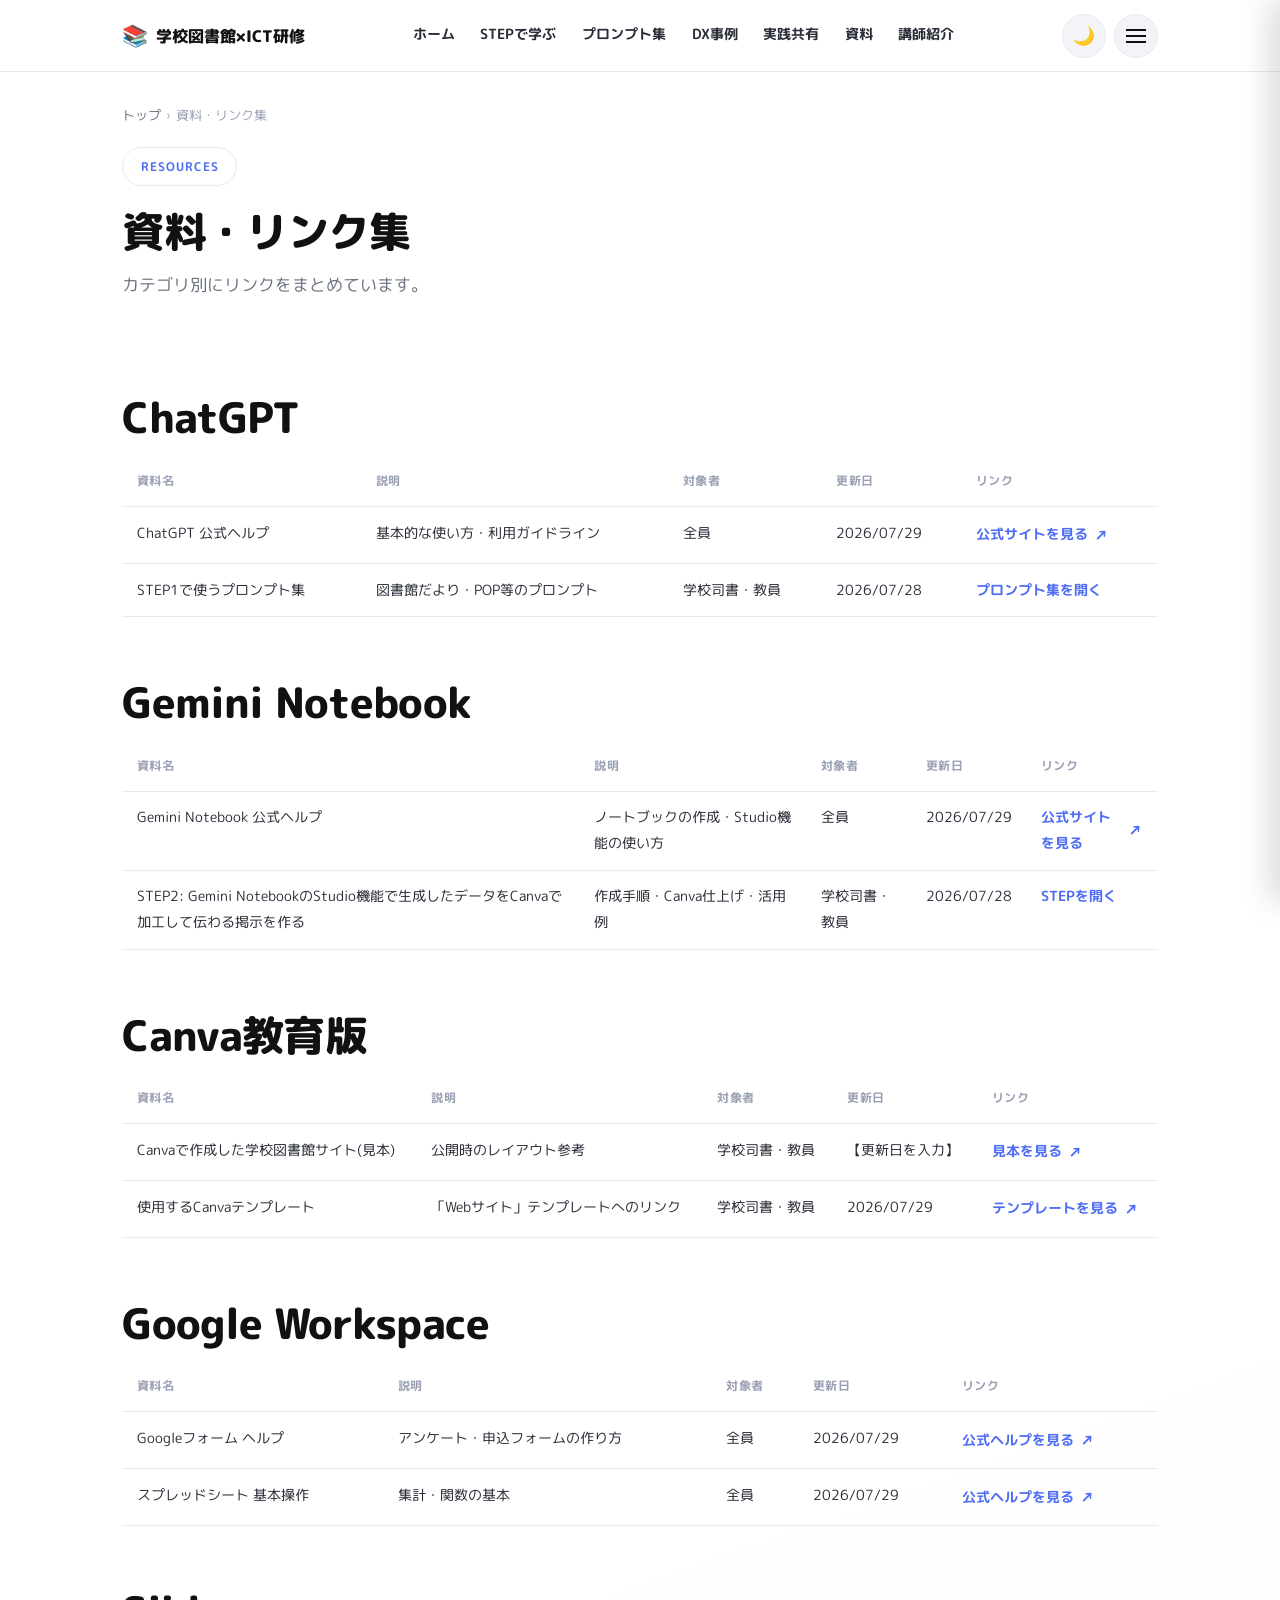
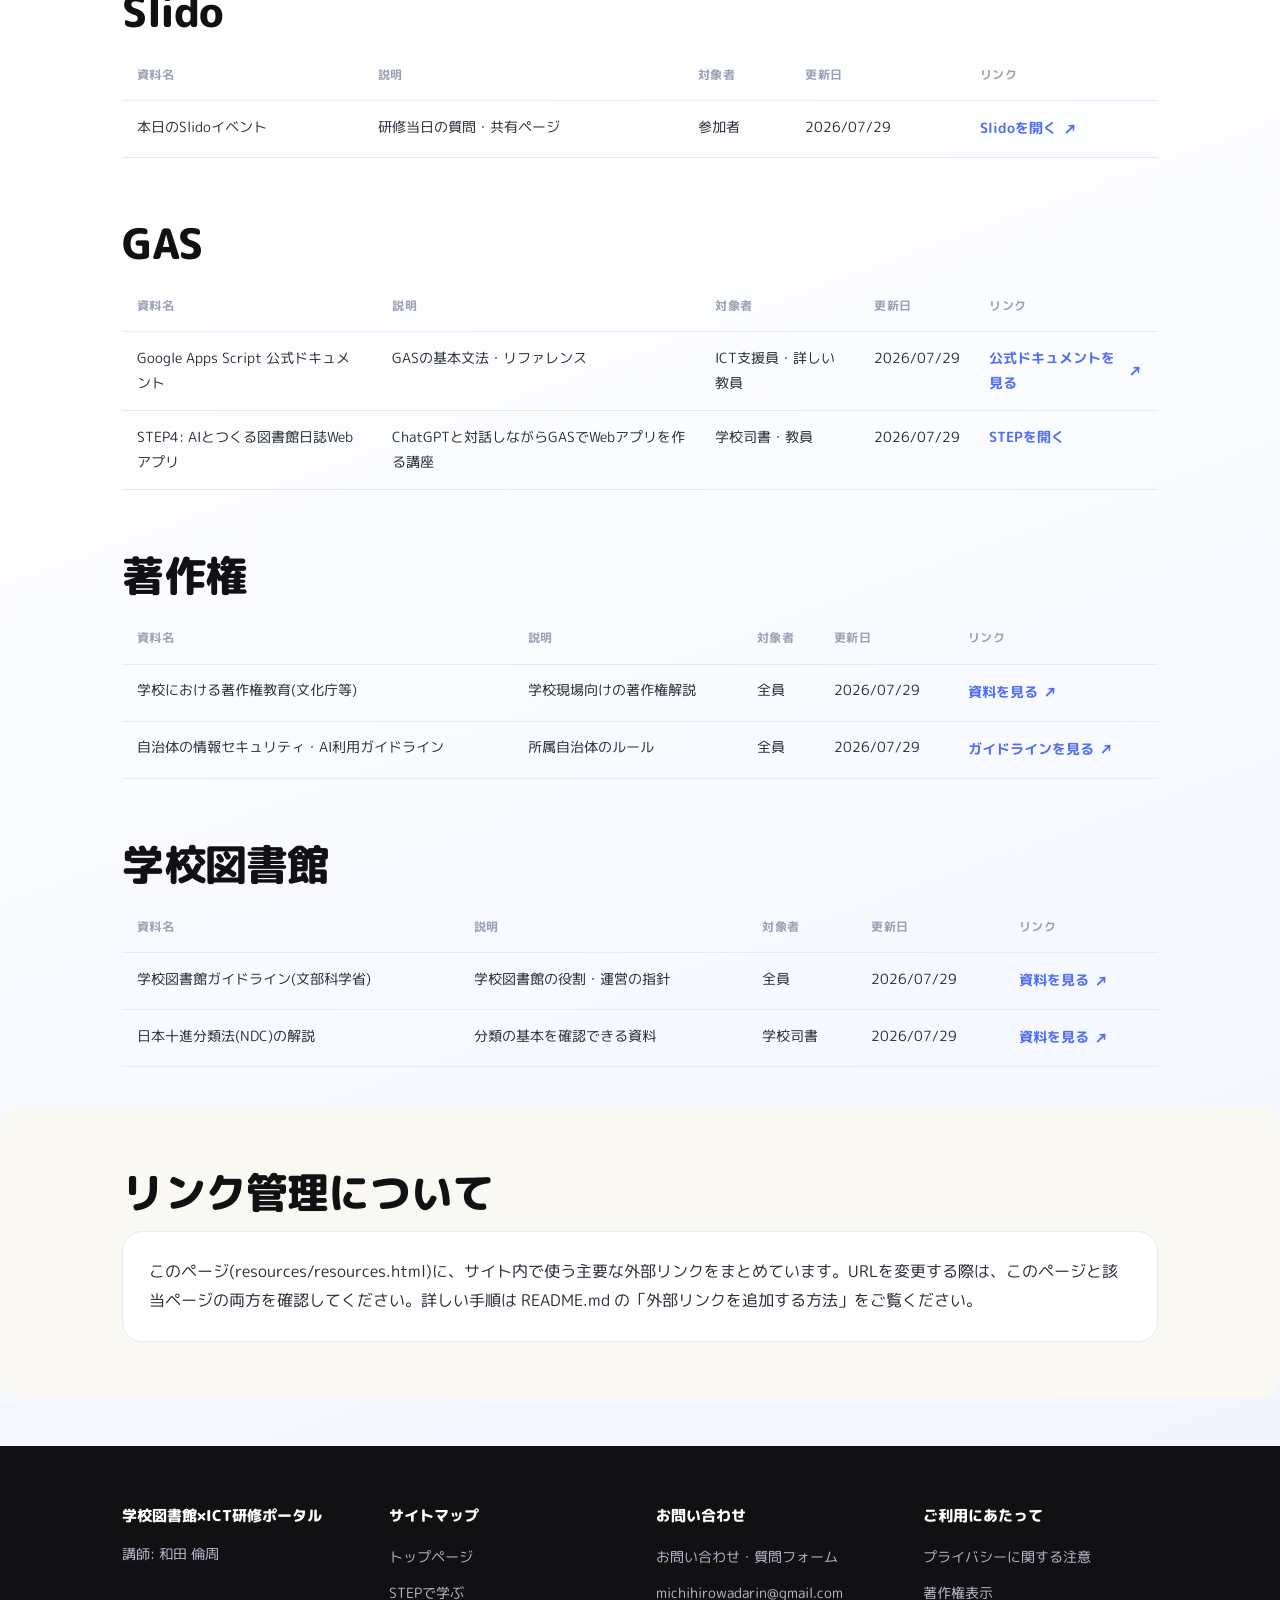
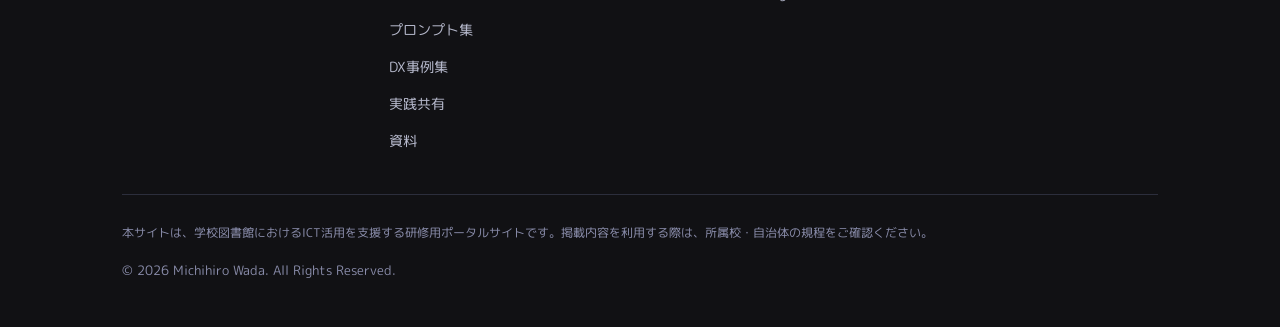
<file: resources/resources.html>
<!DOCTYPE html>
<html lang="ja">
<head>
<meta charset="UTF-8">
<meta name="viewport" content="width=device-width, initial-scale=1.0">
<title>資料・リンク集 | 学校図書館×ICT研修ポータル</title>
<meta name="description" content="ChatGPT、Gemini Notebook、Canva教育版、Google Workspace、Slido、GAS、著作権、学校図書館、動画、研修資料に関するリンクをカテゴリ別にまとめています。">
<link rel="canonical" href="【ここにこのページの公開URLを入力】">
<link rel="preconnect" href="https://fonts.googleapis.com">
<link rel="preconnect" href="https://fonts.gstatic.com" crossorigin>
<link href="https://fonts.googleapis.com/css2?family=M+PLUS+Rounded+1c:wght@400;500;700;800&display=swap" rel="stylesheet">
<link rel="stylesheet" href="../assets/css/style.css">
</head>
<body>
<a href="#main" class="sr-only">本文へスキップ</a>

<header class="site-header">
  <div class="container">
    <a href="../index.html" class="site-logo"><span class="logo-icon" aria-hidden="true">📚</span>学校図書館×ICT研修</a>
    <nav class="nav-desktop" aria-label="メインメニュー">
      <a href="../index.html">ホーム</a>
      <a href="../index.html#steps">STEPで学ぶ</a>
      <a href="../prompts/prompt-library.html">プロンプト集</a>
      <a href="../cases/dx-cases.html">DX事例</a>
      <a href="../community/share.html">実践共有</a>
      <a href="resources.html">資料</a>
      <a href="../index.html#instructor">講師紹介</a>
    </nav>
    <div class="flex items-center gap-sm">
      <button class="theme-toggle" data-theme-toggle aria-label="ダークモードに切り替え">🌙</button>
      <button id="menuBtn" class="menu-btn" aria-label="メニューを開く" aria-expanded="false" aria-controls="drawer">
        <span></span><span></span><span></span>
      </button>
    </div>
  </div>
</header>

<nav id="drawer" class="drawer" aria-label="サイト内メニュー">
  <button id="drawerClose" class="drawer-close" aria-label="メニューを閉じる">&times;</button>
  <ul><li><a href="../index.html">ホーム</a></li><li><a href="../index.html#purpose">目的から探す</a></li></ul>
  <h3>STEPで学ぶ</h3>
  <ul>
    <li><a href="../index.html#steps">STEP一覧を見る</a></li>
    <li><a href="../courses/step0-slido.html">STEP0: みんなの実践を集めよう</a></li>
    <li><a href="../courses/step1-chatgpt.html">STEP1: AIでアイデアを生み出そう</a></li>
    <li><a href="../courses/step2-gemini-notebook.html">STEP2: 分かりやすく伝えよう</a></li>
    <li><a href="../courses/step3-canva-website.html">STEP3: 発信しよう</a></li>
    <li><a href="../courses/step4-gas-dx.html">STEP4: 図書館日誌Webアプリを作ろう</a></li>
  </ul>
  <h3>研修後も使う</h3>
  <ul>
    <li><a href="../prompts/prompt-library.html">プロンプト集</a></li>
    <li><a href="../cases/dx-cases.html">DX事例集</a></li>
    <li><a href="../community/share.html">実践共有・質問</a></li>
    <li><a href="resources.html" data-nav-link>資料・リンク集</a></li>
  </ul>
  <h3>講師について</h3>
  <ul><li><a href="../index.html#instructor">講師紹介</a></li><li><a href="../index.html#books">著作紹介</a></li></ul>
  <ul style="border-top:1px solid var(--color-border); padding-top:1rem; margin-top:1rem;">
    <li><a href="../index.html#faq">よくある質問</a></li>
    <li><a href="../index.html#privacy">個人情報の取扱い</a></li>
  </ul>
</nav>
<div id="overlay" class="overlay"></div>

<main id="main">
  <section class="course-hero">
    <div class="container">
      <p class="breadcrumb"><a href="../index.html">トップ</a><span>›</span><span>資料・リンク集</span></p>
      <p class="eyebrow">Resources</p>
      <h1 class="h-section">資料・リンク集</h1>
      <p class="lead">カテゴリ別にリンクをまとめています。</p>
    </div>
  </section>

  <!-- ChatGPT -->
  <section class="section-tight">
    <div class="container">
      <h2 class="h-section">ChatGPT</h2>
      <div class="resource-table-wrap">
        <table class="resource-table">
          <thead><tr><th>資料名</th><th>説明</th><th>対象者</th><th>更新日</th><th>リンク</th></tr></thead>
          <tbody>
            <tr><td>ChatGPT 公式ヘルプ</td><td>基本的な使い方・利用ガイドライン</td><td>全員</td><td>2026/07/29</td><td><a class="ext-link" href="https://help.openai.com/ja-jp/collections/3742473-chatgpt" target="_blank" rel="noopener">公式サイトを見る <span class="material-icon">↗</span></a></td></tr>
            <tr><td>STEP1で使うプロンプト集</td><td>図書館だより・POP等のプロンプト</td><td>学校司書・教員</td><td>2026/07/28</td><td><a class="ext-link" href="../prompts/prompt-library.html">プロンプト集を開く</a></td></tr>
          </tbody>
        </table>
      </div>
    </div>
  </section>

  <!-- Gemini Notebook -->
  <section class="section-tight">
    <div class="container">
      <h2 class="h-section">Gemini Notebook</h2>
      <div class="resource-table-wrap">
        <table class="resource-table">
          <thead><tr><th>資料名</th><th>説明</th><th>対象者</th><th>更新日</th><th>リンク</th></tr></thead>
          <tbody>
            <tr><td>Gemini Notebook 公式ヘルプ</td><td>ノートブックの作成・Studio機能の使い方</td><td>全員</td><td>2026/07/29</td><td><a class="ext-link" href="https://support.google.com/gemininotebook/?hl=ja#topic=16164070" target="_blank" rel="noopener">公式サイトを見る <span class="material-icon">↗</span></a></td></tr>
            <tr><td>STEP2: Gemini NotebookのStudio機能で生成したデータをCanvaで加工して伝わる掲示を作る</td><td>作成手順・Canva仕上げ・活用例</td><td>学校司書・教員</td><td>2026/07/28</td><td><a class="ext-link" href="../courses/step2-gemini-notebook.html">STEPを開く</a></td></tr>
          </tbody>
        </table>
      </div>
    </div>
  </section>

  <!-- Canva教育版 -->
  <section class="section-tight">
    <div class="container">
      <h2 class="h-section">Canva教育版</h2>
      <div class="resource-table-wrap">
        <table class="resource-table">
          <thead><tr><th>資料名</th><th>説明</th><th>対象者</th><th>更新日</th><th>リンク</th></tr></thead>
          <tbody>
            <tr><td>Canvaで作成した学校図書館サイト(見本)</td><td>公開時のレイアウト参考</td><td>学校司書・教員</td><td>【更新日を入力】</td><td><a class="ext-link" href="【ここにCanva学校図書館サイトURLを入力】" target="_blank" rel="noopener">見本を見る <span class="material-icon">↗</span></a></td></tr>
            <tr><td>使用するCanvaテンプレート</td><td>「Webサイト」テンプレートへのリンク</td><td>学校司書・教員</td><td>2026/07/29</td><td><a class="ext-link" href="https://www.canva.com/ja_jp/websites/templates/" target="_blank" rel="noopener">テンプレートを見る <span class="material-icon">↗</span></a></td></tr>
          </tbody>
        </table>
      </div>
    </div>
  </section>

  <!-- Google Workspace -->
  <section class="section-tight">
    <div class="container">
      <h2 class="h-section">Google Workspace</h2>
      <div class="resource-table-wrap">
        <table class="resource-table">
          <thead><tr><th>資料名</th><th>説明</th><th>対象者</th><th>更新日</th><th>リンク</th></tr></thead>
          <tbody>
            <tr><td>Googleフォーム ヘルプ</td><td>アンケート・申込フォームの作り方</td><td>全員</td><td>2026/07/29</td><td><a class="ext-link" href="https://support.google.com/a/users/answer/9991170?hl=ja" target="_blank" rel="noopener">公式ヘルプを見る <span class="material-icon">↗</span></a></td></tr>
            <tr><td>スプレッドシート 基本操作</td><td>集計・関数の基本</td><td>全員</td><td>2026/07/29</td><td><a class="ext-link" href="https://support.google.com/docs/answer/6000292?hl=ja&amp;co=GENIE.Platform%3DDesktop" target="_blank" rel="noopener">公式ヘルプを見る <span class="material-icon">↗</span></a></td></tr>
          </tbody>
        </table>
      </div>
    </div>
  </section>

  <!-- Slido -->
  <section class="section-tight">
    <div class="container">
      <h2 class="h-section">Slido</h2>
      <div class="resource-table-wrap">
        <table class="resource-table">
          <thead><tr><th>資料名</th><th>説明</th><th>対象者</th><th>更新日</th><th>リンク</th></tr></thead>
          <tbody>
            <tr><td>本日のSlidoイベント</td><td>研修当日の質問・共有ページ</td><td>参加者</td><td>2026/07/29</td><td><a class="ext-link" href="https://app.sli.do/event/dhfZVaXE3bcz9fYbUkzd8F" target="_blank" rel="noopener">Slidoを開く <span class="material-icon">↗</span></a></td></tr>
          </tbody>
        </table>
      </div>
    </div>
  </section>

  <!-- GAS -->
  <section class="section-tight">
    <div class="container">
      <h2 class="h-section">GAS</h2>
      <div class="resource-table-wrap">
        <table class="resource-table">
          <thead><tr><th>資料名</th><th>説明</th><th>対象者</th><th>更新日</th><th>リンク</th></tr></thead>
          <tbody>
            <tr><td>Google Apps Script 公式ドキュメント</td><td>GASの基本文法・リファレンス</td><td>ICT支援員・詳しい教員</td><td>2026/07/29</td><td><a class="ext-link" href="https://developers.google.com/apps-script?hl=ja" target="_blank" rel="noopener">公式ドキュメントを見る <span class="material-icon">↗</span></a></td></tr>
            <tr><td>STEP4: AIとつくる図書館日誌Webアプリ</td><td>ChatGPTと対話しながらGASでWebアプリを作る講座</td><td>学校司書・教員</td><td>2026/07/29</td><td><a class="ext-link" href="../courses/step4-gas-dx.html">STEPを開く</a></td></tr>
          </tbody>
        </table>
      </div>
    </div>
  </section>

  <!-- 著作権 -->
  <section class="section-tight">
    <div class="container">
      <h2 class="h-section">著作権</h2>
      <div class="resource-table-wrap">
        <table class="resource-table">
          <thead><tr><th>資料名</th><th>説明</th><th>対象者</th><th>更新日</th><th>リンク</th></tr></thead>
          <tbody>
            <tr><td>学校における著作権教育(文化庁等)</td><td>学校現場向けの著作権解説</td><td>全員</td><td>2026/07/29</td><td><a class="ext-link" href="https://www.bunka.go.jp/seisaku/chosakuken/seidokaisetsu/pdf/93869701_01.pdf" target="_blank" rel="noopener">資料を見る <span class="material-icon">↗</span></a></td></tr>
            <tr><td>自治体の情報セキュリティ・AI利用ガイドライン</td><td>所属自治体のルール</td><td>全員</td><td>2026/07/29</td><td><a class="ext-link" href="https://www.pref.kagoshima.jp/ac03/documents/112390_20260624083700-1.pdf" target="_blank" rel="noopener">ガイドラインを見る <span class="material-icon">↗</span></a></td></tr>
          </tbody>
        </table>
      </div>
    </div>
  </section>

  <!-- 学校図書館 -->
  <section class="section-tight">
    <div class="container">
      <h2 class="h-section">学校図書館</h2>
      <div class="resource-table-wrap">
        <table class="resource-table">
          <thead><tr><th>資料名</th><th>説明</th><th>対象者</th><th>更新日</th><th>リンク</th></tr></thead>
          <tbody>
            <tr><td>学校図書館ガイドライン(文部科学省)</td><td>学校図書館の役割・運営の指針</td><td>全員</td><td>2026/07/29</td><td><a class="ext-link" href="https://www.mext.go.jp/a_menu/shotou/dokusho/link/1380599.htm" target="_blank" rel="noopener">資料を見る <span class="material-icon">↗</span></a></td></tr>
            <tr><td>日本十進分類法(NDC)の解説</td><td>分類の基本を確認できる資料</td><td>学校司書</td><td>2026/07/29</td><td><a class="ext-link" href="https://www.jla.or.jp/ndc/" target="_blank" rel="noopener">資料を見る <span class="material-icon">↗</span></a></td></tr>
          </tbody>
        </table>
      </div>
    </div>
  </section>

  <section class="section bg-ivory rounded-section">
    <div class="container">
      <h2 class="h-section">リンク管理について</h2>
      <div class="card">
        <p class="mb-0">このページ(resources/resources.html)に、サイト内で使う主要な外部リンクをまとめています。URLを変更する際は、このページと該当ページの両方を確認してください。詳しい手順は README.md の「外部リンクを追加する方法」をご覧ください。</p>
      </div>
    </div>
  </section>
</main>

<footer class="site-footer">
  <div class="container">
    <div class="footer-grid">
      <div><p class="footer-title">学校図書館×ICT研修ポータル</p><p class="text-sm" style="color:#b6b9cc;">講師: 和田 倫周</p></div>
      <div><p class="footer-title">サイトマップ</p><ul>
        <li><a href="../index.html">トップページ</a></li>
        <li><a href="../index.html#steps">STEPで学ぶ</a></li>
        <li><a href="../prompts/prompt-library.html">プロンプト集</a></li>
        <li><a href="../cases/dx-cases.html">DX事例集</a></li>
        <li><a href="../community/share.html">実践共有</a></li>
        <li><a href="resources.html">資料</a></li>
      </ul></div>
      <div><p class="footer-title">お問い合わせ</p><ul>
        <li><a href="../community/share.html">お問い合わせ・質問フォーム</a></li>
        <li><a href="mailto:michihirowadarin@gmail.com">michihirowadarin@gmail.com</a></li>
      </ul></div>
      <div><p class="footer-title">ご利用にあたって</p><ul>
        <li><a href="../index.html#privacy">プライバシーに関する注意</a></li>
        <li><a href="../index.html#copyright">著作権表示</a></li>
      </ul></div>
    </div>
    <div class="footer-note">
      <p>本サイトは、学校図書館におけるICT活用を支援する研修用ポータルサイトです。掲載内容を利用する際は、所属校・自治体の規程をご確認ください。</p>
      <p class="footer-copyright">&copy; 2026 Michihiro Wada. All Rights Reserved.</p>
    </div>
  </div>
</footer>

<button id="backToTop" class="back-to-top" aria-label="ページ上部へ戻る">↑</button>
<div id="toast" class="toast" role="status" aria-live="polite"></div>
<script src="../assets/js/main.js"></script>
</body>
</html>
</file>
<file: assets/css/style.css>
/* ============================================================
   学校図書館×ICT研修ポータル 共通スタイルシート
   ------------------------------------------------------------
   ・配色/フォント/カード演出/スプラッシュ演出は、
     中種子町情報教育部会研修会サイトの意匠を踏襲しています。
   ・色を変更したい場合は、下記の「CSS変数」を書き換えるだけで
     サイト全体に反映されます。(README「色やフォントを変更する方法」参照)
   ============================================================ */

/* ------------------------------------------------------------
   0. CSS変数(カラー・フォント・共通サイズ)
   ------------------------------------------------------------ */
:root {
  /* 基本カラー(中種子町サイトを継承) */
  --color-ink: #111114;
  --color-text: #2a2d38;
  --color-text-sub: #6b7280;
  --color-text-faint: #9aa0b4;
  --color-bg: #ffffff;
  --color-bg-ivory: #faf8f3;
  --color-bg-soft: #f3f4f8;
  --color-border: #e7e9f5;
  --color-border-soft: #ececf0;

  /* アクセント(中種子町サイトのグラデーション) */
  --accent-start: #4f6df5;
  --accent-end: #7c5cf0;
  --accent: #4f6df5;
  --accent-soft: #eef2ff;

  /* 図書館ポータル固有のブランドカラー(見出し帯・アクセントに補助的に使用) */
  --color-navy: #16264a;
  --color-green: #1f6f54;
  --color-orange: #e08a35;

  /* 講座別ツールカラー(色だけに依存しない補助情報として使用) */
  --tool-chatgpt: #12966f;
  --tool-chatgpt-soft: #e6f6f0;
  --tool-gemini-start: #4f6df5;
  --tool-gemini-end: #7c5cf0;
  --tool-gemini-soft: #eef0ff;
  --tool-slido: #2f6fed;
  --tool-slido-soft: #e9f1ff;
  --tool-canva-start: #8b5cf6;
  --tool-canva-end: #06b6d4;
  --tool-canva-soft: #f2ecff;
  --tool-gas: #e08a1c;
  --tool-gas-soft: #fff3e0;

  /* 注意カード */
  --caution-bg: #fff8e6;
  --caution-border: #f3d98b;
  --caution-text: #6b5518;

  /* フォント */
  --font-base: 'M PLUS Rounded 1c', 'Noto Sans JP', 'Zen Kaku Gothic New', sans-serif;

  /* レイアウト */
  --header-h: 72px;
  --radius-lg: 1.25rem;
  --radius-md: 1rem;
  --radius-sm: 0.75rem;
  --shadow-card: 0 20px 32px -14px rgba(79, 109, 245, 0.28);
  --shadow-btn: 0 10px 20px -8px rgba(79, 109, 245, 0.3);
  --max-width: 1080px;
}

/* ダークモード変数(main.jsが <html data-theme="dark"> を切り替える) */
html[data-theme="dark"] {
  --color-ink: #f3f4f8;
  --color-text: #e5e7f0;
  --color-text-sub: #b7bccb;
  --color-text-faint: #8b90a3;
  --color-bg: #14151c;
  --color-bg-ivory: #1a1b24;
  --color-bg-soft: #20212c;
  --color-border: #2c2e3c;
  --color-border-soft: #2c2e3c;
  --accent-soft: #232a4a;
  --caution-bg: #332c15;
  --caution-border: #6b5518;
  --caution-text: #f3d98b;
}

/* ------------------------------------------------------------
   1. リセット・基本設定
   ------------------------------------------------------------ */
* { box-sizing: border-box; }
html {
  scroll-behavior: smooth;
  -webkit-text-size-adjust: 100%;
}
@media (prefers-reduced-motion: reduce) {
  html { scroll-behavior: auto; }
  *, *::before, *::after {
    animation-duration: 0.001ms !important;
    animation-iteration-count: 1 !important;
    transition-duration: 0.001ms !important;
    scroll-behavior: auto !important;
  }
}
body {
  margin: 0;
  font-family: var(--font-base);
  background: linear-gradient(160deg, var(--color-bg) 0%, var(--color-bg) 45%, var(--accent-soft) 100%);
  color: var(--color-text);
  font-size: 16px;
  line-height: 1.8;
  -webkit-font-smoothing: antialiased;
  transition: background .3s ease, color .3s ease;
}
img { max-width: 100%; height: auto; display: block; }
a { color: inherit; text-decoration: none; }
button { font-family: inherit; }
h1, h2, h3, h4 { margin: 0 0 .6em; line-height: 1.4; color: var(--color-ink); }
p { margin: 0 0 1em; }
ul, ol { margin: 0; padding-left: 1.3em; }
section[id], h1[id], h2[id], h3[id] { scroll-margin-top: calc(var(--header-h) + 16px); }

.container { max-width: var(--max-width); margin: 0 auto; padding: 0 1.4rem; }
.section { padding: 3.5rem 0; }
.section-narrow { padding: 2.5rem 0; }
.section-tight { padding-top: 1rem; }
.sr-only {
  position: absolute; width: 1px; height: 1px; overflow: hidden;
  clip: rect(0,0,0,0); white-space: nowrap; border: 0; padding: 0; margin: -1px;
}

/* フォーカス表示(キーボード操作用) */
a:focus-visible, button:focus-visible, [tabindex]:focus-visible, input:focus-visible, select:focus-visible {
  outline: 3px solid var(--accent);
  outline-offset: 2px;
  border-radius: 6px;
}

/* ------------------------------------------------------------
   2. 見出し・バッジ・共通パーツ
   ------------------------------------------------------------ */
.eyebrow {
  display: inline-block;
  font-size: .75rem;
  font-weight: 700;
  letter-spacing: .08em;
  text-transform: uppercase;
  color: var(--accent);
  background: var(--color-bg);
  border: 1px solid var(--color-border);
  padding: .5rem 1.1rem;
  border-radius: 999px;
  margin-bottom: 1rem;
}
.h-section {
  font-size: clamp(1.7rem, 4vw, 2.6rem);
  font-weight: 800;
  letter-spacing: -0.02em;
  margin-bottom: .6rem;
}
.lead {
  color: var(--color-text-sub);
  font-size: 1.05rem;
  margin-bottom: 2rem;
  max-width: 46rem;
}
.grad-text {
  background: linear-gradient(90deg, var(--accent-start), var(--accent-end));
  -webkit-background-clip: text; background-clip: text; color: transparent;
}
.grad-pill {
  background: linear-gradient(90deg, var(--accent-soft) 0%, var(--tool-canva-soft) 100%);
  border-radius: 999px;
  padding: .4rem 1rem;
  font-size: .8rem;
  font-weight: 700;
  color: var(--accent);
  display: inline-flex;
  align-items: center;
}

/* ------------------------------------------------------------
   3. ボタン
   ------------------------------------------------------------ */
.btn {
  display: inline-flex;
  align-items: center;
  justify-content: center;
  gap: .4rem;
  min-height: 48px;
  padding: .85rem 1.8rem;
  border-radius: 999px;
  font-weight: 700;
  font-size: .95rem;
  border: none;
  cursor: pointer;
  transition: transform .22s cubic-bezier(.34,1.56,.64,1), box-shadow .22s ease, background .2s ease;
  will-change: transform;
}
.btn:hover { transform: translateY(-3px); box-shadow: var(--shadow-btn); }
.btn.lift { transform: translateY(-6px) scale(1.03); box-shadow: 0 16px 28px -8px rgba(79,109,245,.4); }
.btn-primary { background: var(--color-ink); color: #fff; }
.btn-primary:hover { background: #2a2b33; }
.btn-outline { background: var(--color-bg); color: var(--color-ink); border: 1.5px solid var(--color-border); }
.btn-accent { background: linear-gradient(90deg, var(--accent-start), var(--accent-end)); color: #fff; }
.btn-sm { min-height: 40px; padding: .55rem 1.2rem; font-size: .85rem; }
.btn-block { width: 100%; }

/* ------------------------------------------------------------
   4. ヘッダー / ドロワーメニュー
   ------------------------------------------------------------ */
.site-header {
  position: fixed; top: 0; left: 0; right: 0; z-index: 60;
  height: var(--header-h);
  display: flex; align-items: center;
  background: rgba(255,255,255,.86);
  backdrop-filter: blur(10px);
  border-bottom: 1px solid var(--color-border);
  transition: background .3s ease, border-color .3s ease;
}
html[data-theme="dark"] .site-header { background: rgba(20,21,28,.9); }
.site-header .container { display: flex; align-items: center; justify-content: space-between; width: 100%; }
.site-logo { font-weight: 800; font-size: 1.02rem; color: var(--color-ink); display: flex; align-items: center; gap: .5rem; }
.site-logo .logo-icon { font-size: 1.3rem; }
.nav-desktop { display: none; align-items: center; gap: 1.6rem; }
.nav-desktop a { font-size: .9rem; font-weight: 600; color: var(--color-text); padding: .3rem 0; border-bottom: 2px solid transparent; }
.nav-desktop a:hover, .nav-desktop a[aria-current="page"] { color: var(--accent); border-color: var(--accent); }
@media (min-width: 900px) {
  .nav-desktop { display: flex; }
  .menu-btn { display: none; }
}

.menu-btn {
  width: 44px; height: 44px; border-radius: 999px; background: var(--color-bg-soft);
  border: 1px solid var(--color-border);
  display: flex; flex-direction: column; align-items: center; justify-content: center; gap: 4px;
  cursor: pointer;
}
.menu-btn span { display: block; width: 20px; height: 2px; background: var(--color-ink); }

.drawer {
  position: fixed; top: 0; right: 0; height: 100%; width: min(320px, 86vw);
  background: var(--color-bg); z-index: 90; box-shadow: -10px 0 30px rgba(0,0,0,.15);
  transform: translateX(100%);
  transition: transform .35s ease;
  padding: 1.6rem; overflow-y: auto;
}
.drawer.open { transform: translateX(0); }
.drawer-close { font-size: 1.8rem; line-height: 1; background: none; border: none; cursor: pointer; color: var(--color-ink); margin-bottom: 1rem; }
.drawer ul { list-style: none; padding: 0; margin: 0 0 1.4rem; }
.drawer li + li { margin-top: .3rem; }
.drawer a { display: flex; justify-content: space-between; padding: .65rem .3rem; font-weight: 600; border-radius: .6rem; }
.drawer a:hover { background: var(--color-bg-soft); }
.drawer a[aria-current="page"] { color: var(--accent); font-weight: 800; }
.drawer h3 { font-size: .72rem; letter-spacing: .06em; text-transform: uppercase; color: var(--color-text-faint); margin: 1.2rem 0 .5rem; }

.overlay {
  position: fixed; inset: 0; background: rgba(10,10,14,.4); z-index: 80;
  opacity: 0; pointer-events: none; transition: opacity .3s ease;
}
.overlay.open { opacity: 1; pointer-events: auto; }

/* ------------------------------------------------------------
   5. スプラッシュ演出
   ------------------------------------------------------------ */
.splash-overlay {
  position: fixed; inset: 0; z-index: 999;
  background: #bfe6f5;
  display: flex; align-items: center; justify-content: center; flex-direction: column;
  transform: translateY(0);
  transition: transform .45s cubic-bezier(.65,0,.35,1);
}
.splash-overlay.hide { transform: translateY(-100%); pointer-events: none; }
.splash-text {
  color: #111114; font-weight: 800; font-size: clamp(1.4rem, 4vw, 2.1rem);
  letter-spacing: .04em; text-align: center;
  opacity: 0; transform: translateY(24px);
  transition: opacity .6s ease, transform .6s ease;
}
.splash-overlay.show .splash-text { opacity: 1; transform: translateY(0); }
.splash-sub {
  display: block; margin-top: .7rem; font-size: .82rem; font-weight: 500;
  color: #111114; letter-spacing: .04em;
}

/* ------------------------------------------------------------
   6. Hero
   ------------------------------------------------------------ */
.hero {
  position: relative;
  padding: calc(var(--header-h) + 3.5rem) 0 4rem;
  overflow: hidden;
}
.hero::before {
  content: "";
  position: absolute; inset: -20% -10% auto -10%; height: 140%;
  background:
    radial-gradient(circle at 15% 20%, rgba(79,109,245,.16), transparent 45%),
    radial-gradient(circle at 85% 10%, rgba(124,92,240,.14), transparent 40%),
    radial-gradient(circle at 70% 80%, rgba(224,138,53,.12), transparent 45%);
  z-index: -1;
}
.hero-title {
  font-size: clamp(3.2rem, 11vw, 7.5rem);
  font-weight: 800; letter-spacing: -0.03em; line-height: .96; margin-bottom: 2rem;
}
.hero-sub { font-size: clamp(1.05rem, 2.4vw, 1.3rem); font-weight: 700; color: var(--color-ink); margin-bottom: 1rem; line-height: 1.7; }
.hero-desc { color: var(--color-text-sub); max-width: 42rem; margin-bottom: 2rem; }
.hero-actions { display: flex; flex-wrap: wrap; gap: .8rem; }

/* ------------------------------------------------------------
   7. カード共通(浮き上がりエフェクト)
   ------------------------------------------------------------ */
.card {
  background: var(--color-bg);
  border: 1px solid var(--color-border);
  border-radius: var(--radius-lg);
  padding: 1.6rem;
}
.card-hover {
  transition: background .25s ease, border-color .25s ease,
              transform .25s cubic-bezier(.34,1.56,.64,1), box-shadow .25s ease;
}
.card-hover:hover { transform: translateY(-6px); box-shadow: var(--shadow-card); border-color: #c7d2fe; }
.card-link { display: block; height: 100%; }

.grid { display: grid; gap: 1.2rem; }
.grid-2 { grid-template-columns: repeat(auto-fit, minmax(260px, 1fr)); }
.grid-3 { grid-template-columns: repeat(auto-fit, minmax(220px, 1fr)); }
.grid-4 { grid-template-columns: repeat(auto-fit, minmax(180px, 1fr)); }

.avatar-icon {
  width: 3.2rem; height: 3.2rem; border-radius: 999px; background: var(--color-bg-soft);
  display: flex; align-items: center; justify-content: center; font-size: 1.5rem; flex-shrink: 0;
}

/* ------------------------------------------------------------
   8. 研修ゴール / 目的から探すなどのアイコンカード
   ------------------------------------------------------------ */
.goal-card, .purpose-card {
  display: flex; align-items: flex-start; gap: .9rem;
}
.check-icon {
  width: 1.6rem; height: 1.6rem; border-radius: 999px; background: var(--tool-chatgpt-soft);
  color: var(--tool-chatgpt); display: flex; align-items: center; justify-content: center;
  font-weight: 800; font-size: .85rem; flex-shrink: 0; margin-top: .2rem;
}
.purpose-card { justify-content: space-between; align-items: center; }
.purpose-card .arrow { color: var(--accent); font-weight: 800; flex-shrink: 0; }

/* ------------------------------------------------------------
   9. タイムテーブル(タイムライン)
   ------------------------------------------------------------ */
.timeline { display: flex; flex-direction: column; gap: 0; border-left: 3px solid var(--color-border); margin-left: .6rem; }
.timeline-item { position: relative; padding: 0 0 1.8rem 1.6rem; }
.timeline-item::before {
  content: ""; position: absolute; left: -9.5px; top: .2rem; width: 16px; height: 16px; border-radius: 999px;
  background: linear-gradient(135deg, var(--accent-start), var(--accent-end)); border: 3px solid var(--color-bg);
}
.timeline-time { font-weight: 800; color: var(--accent); font-size: .85rem; letter-spacing: .03em; }
.timeline-title { font-weight: 800; font-size: 1.1rem; margin: .2rem 0 .3rem; }
.timeline-desc { color: var(--color-text-sub); font-size: .92rem; }

/* ------------------------------------------------------------
   10. 講座カード(ツールカラー対応)
   ------------------------------------------------------------ */
.course-card { position: relative; overflow: hidden; }
.course-num {
  position: absolute; top: 1rem; right: 1.2rem; font-size: 1.7rem; font-weight: 800;
  color: #0057ff; line-height: 1; z-index: 0;
}
.course-card > * { position: relative; z-index: 1; }
.tool-badge {
  display: inline-flex; align-items: center; gap: .35rem; font-size: .72rem; font-weight: 800;
  padding: .35rem .8rem; border-radius: 999px; margin-bottom: .9rem; letter-spacing: .03em;
}
.tool-badge.tool-chatgpt { background: var(--tool-chatgpt-soft); color: var(--tool-chatgpt); }
.tool-badge.tool-gemini { background: var(--tool-gemini-soft); color: var(--tool-gemini-end); }
.tool-badge.tool-slido { background: var(--tool-slido-soft); color: var(--tool-slido); }
.tool-badge.tool-canva { background: var(--tool-canva-soft); color: var(--tool-canva-start); }
.tool-badge.tool-gas { background: var(--tool-gas-soft); color: var(--tool-gas); }

.course-time { font-size: .78rem; color: var(--color-text-faint); font-weight: 700; margin-bottom: .8rem; }
.course-title { font-size: 1.25rem; font-weight: 800; margin-bottom: .5rem; }
.course-desc { color: var(--color-text-sub); font-size: .92rem; margin-bottom: 1.1rem; }

/* ------------------------------------------------------------
   11. 3つの入口 / リソースカード
   ------------------------------------------------------------ */
.entry-card { text-align: left; padding: 2rem; }
.entry-card .avatar-icon { width: 3.6rem; height: 3.6rem; font-size: 1.7rem; margin-bottom: 1rem; }
.entry-card h3 { font-size: 1.2rem; }
.entry-card p { color: var(--color-text-sub); font-size: .92rem; }

/* ------------------------------------------------------------
   12. 講師紹介・著作(中種子町サイト仕様を踏襲)
   ------------------------------------------------------------ */
.instructor-card { padding: 2rem; }
.instructor-flex { display: flex; flex-direction: column; gap: 1.8rem; }
@media (min-width: 760px) { .instructor-flex { flex-direction: row; align-items: flex-start; } }
.instructor-photo {
  width: 160px; height: 160px; border-radius: 999px; object-fit: cover; flex-shrink: 0;
  margin: 0 auto; background: var(--color-bg-soft);
}
.instructor-photo.placeholder {
  display: flex; align-items: center; justify-content: center; flex-direction: column;
  color: var(--color-text-faint); font-size: .7rem; gap: .3rem; border: 1px dashed var(--color-border);
}
.instructor-photo.placeholder .material-icon { font-size: 2.2rem; }

/* 講師写真の「動く」演出(ゆったり浮き上がるアニメーション・現在は静止画フォールバック用) */
@keyframes instructor-float {
  0%, 100% { transform: translateY(0) rotate(0deg); }
  50% { transform: translateY(-10px) rotate(-1.5deg); }
}
.instructor-photo-animated {
  animation: instructor-float 3.4s ease-in-out infinite;
  box-shadow: 0 18px 26px -14px rgba(79, 109, 245, .35);
}

/* 講師プロフィール動画 */
.instructor-video {
  box-shadow: 0 18px 26px -14px rgba(79, 109, 245, .35);
  background: var(--color-bg-soft);
}
/* 「視差効果を減らす」設定では動画を止めて静止画を表示する */
.instructor-photo-static-fallback { display: none; }
@media (prefers-reduced-motion: reduce) {
  .instructor-video { display: none; }
  .instructor-photo-static-fallback { display: block; margin: 0 auto; }
}
.instructor-name { font-size: 1.5rem; font-weight: 800; margin-bottom: .2rem; }
.instructor-name .yomi { font-size: .95rem; font-weight: 400; color: var(--color-text-faint); }
.instructor-role { color: var(--color-text-sub); font-size: .88rem; margin-bottom: 1rem; }
.tag-list { display: flex; flex-wrap: wrap; gap: .5rem; margin-bottom: 1.2rem; }
.tag-pill { font-size: .78rem; font-weight: 700; color: var(--accent); background: var(--accent-soft); padding: .4rem 1rem; border-radius: 999px; }
.tag-row { display: flex; align-items: center; gap: .7rem; flex-wrap: wrap; margin-bottom: .6rem; }
.badge-logo { height: 88px; width: auto; }
.badge-round { height: 52px; width: 52px; border-radius: 999px; object-fit: cover; flex-shrink: 0; box-shadow: 0 4px 12px rgba(0,0,0,.15); }
.instructor-bio { color: var(--color-text); font-size: .92rem; line-height: 1.9; margin-bottom: 1.2rem; }
.speech-bubble {
  background: var(--accent-soft); border-radius: var(--radius-md); padding: 1.2rem 1.4rem;
  position: relative; font-size: .92rem; line-height: 1.9;
}
.speech-bubble .speech-label { display: block; font-weight: 800; font-size: .82rem; color: var(--accent); margin-bottom: .5rem; }

/* 著作カード */
.book-card { padding: 1.8rem; }
.book-card-featured { padding: 2rem; }
@media (min-width: 760px) { .book-card-featured { padding: 2.5rem; } }
.book-flex { display: flex; flex-direction: column; gap: 1.4rem; }
@media (min-width: 640px) { .book-flex { flex-direction: row; align-items: flex-start; } }
.book-cover {
  width: 140px; flex-shrink: 0; aspect-ratio: 3 / 4.2; border-radius: .6rem;
  box-shadow: 0 8px 20px rgba(0,0,0,.12); object-fit: cover; margin: 0 auto;
  background: linear-gradient(150deg, var(--color-navy), var(--accent-end));
}
.book-cover-lg { width: 200px; }
@media (min-width: 760px) { .book-cover-lg { width: 220px; } }
.book-cover.placeholder {
  display: flex; align-items: center; justify-content: center; color: #fff; text-align: center;
  font-size: .78rem; font-weight: 700; padding: 1rem; line-height: 1.6;
}
.book-title { font-size: 1.2rem; font-weight: 800; margin-bottom: .2rem; }
.book-subtitle { color: var(--color-text-sub); font-size: .88rem; margin-bottom: .8rem; }
.book-desc { font-size: .88rem; color: var(--color-text); margin-bottom: .8rem; }
.book-meta { font-size: .82rem; color: var(--color-text-sub); margin-bottom: 1.1rem; }
.book-meta li { list-style: none; margin-bottom: .2rem; }
.book-actions { display: flex; flex-wrap: wrap; gap: .6rem; }

/* ------------------------------------------------------------
   13. AI比較表・レベル別実践
   ------------------------------------------------------------ */
.compare-table { width: 100%; border-collapse: collapse; overflow: hidden; border-radius: var(--radius-md); }
.compare-table th, .compare-table td {
  border: 1px solid var(--color-border); padding: .9rem 1rem; text-align: left; font-size: .9rem;
}
.compare-table th { background: var(--color-bg-soft); font-weight: 800; }
.compare-table tr:nth-child(even) td { background: var(--color-bg-ivory); }
.table-wrap { overflow-x: auto; }

.level-list { display: flex; flex-direction: column; gap: 1rem; }
.level-item { display: flex; align-items: center; gap: 1.1rem; padding: 1.2rem 1.4rem; }
.level-num {
  width: 2.4rem; height: 2.4rem; border-radius: 999px; flex-shrink: 0;
  background: linear-gradient(135deg, var(--accent-start), var(--accent-end)); color: #fff;
  display: flex; align-items: center; justify-content: center; font-weight: 800;
}
.level-text strong { display: block; font-size: .98rem; margin-bottom: .1rem; }
.level-text span { color: var(--color-text-sub); font-size: .85rem; }

/* ------------------------------------------------------------
   14. パンくず / 講座ページ共通ヘッダー
   ------------------------------------------------------------ */
.breadcrumb { font-size: .82rem; color: var(--color-text-faint); margin-bottom: 1.2rem; display: flex; flex-wrap: wrap; gap: .3rem; align-items: center; }
.breadcrumb a { color: var(--color-text-sub); }
.breadcrumb a:hover { color: var(--accent); }

.progress-bar-wrap { margin-bottom: 1.2rem; }
.progress-label { font-size: .8rem; font-weight: 700; color: var(--color-text-faint); margin-bottom: .4rem; }
.progress-track { height: 8px; background: var(--color-bg-soft); border-radius: 999px; overflow: hidden; }
.progress-fill { height: 100%; background: linear-gradient(90deg, var(--accent-start), var(--accent-end)); border-radius: 999px; }

.course-hero { padding: calc(var(--header-h) + 2rem) 0 2.5rem; }
.course-meta-row { display: flex; flex-wrap: wrap; gap: .6rem; align-items: center; margin-bottom: 1rem; }
.pill-time { display: inline-flex; align-items: center; gap: .3rem; font-size: .8rem; font-weight: 700; color: var(--color-text-sub); background: var(--color-bg-soft); padding: .35rem .9rem; border-radius: 999px; }

.goal-box { background: var(--accent-soft); border-radius: var(--radius-md); padding: 1.4rem 1.6rem; margin-bottom: 1rem; }
.goal-box h2 { font-size: 1.05rem; margin-bottom: .6rem; }
.goal-box ul { padding-left: 1.2rem; }
.goal-box li { margin-bottom: .3rem; font-size: .92rem; }

/* ------------------------------------------------------------
   15. プロンプトカード
   ------------------------------------------------------------ */
.prompt-card { background: var(--color-bg); border: 1px solid var(--color-border); border-radius: var(--radius-md); padding: 1.5rem; margin-bottom: 1.4rem; }
.prompt-head { display: flex; justify-content: space-between; align-items: flex-start; gap: 1rem; margin-bottom: .6rem; flex-wrap: wrap; }
.prompt-head h4 { font-weight: 800; font-size: 1.05rem; margin: 0; }
.prompt-scene { font-size: .84rem; color: var(--color-text-sub); margin-top: .25rem; }
.beginner-label {
  display: inline-block; font-size: .7rem; font-weight: 800; color: var(--color-green);
  background: #e7f4ee; padding: .2rem .6rem; border-radius: 999px; margin-left: .4rem; vertical-align: middle;
}
.prompt-body {
  background: var(--color-bg-soft); border-radius: .75rem; padding: 1rem; font-size: .9rem;
  line-height: 1.85; white-space: pre-wrap; word-break: break-word; overflow-wrap: anywhere;
  color: var(--color-text); max-width: 100%; overflow-x: auto;
}
.prompt-note { margin-top: .7rem; font-size: .8rem; color: var(--caution-text); background: var(--caution-bg); border-radius: .6rem; padding: .6rem .9rem; }
.copy-btn {
  flex-shrink: 0; display: inline-flex; align-items: center; gap: .35rem; min-height: 44px; min-width: 44px;
  padding: .5rem 1.1rem; border-radius: 999px; background: var(--color-ink); color: #fff; font-weight: 700;
  font-size: .85rem; border: none; cursor: pointer;
  transition: transform .2s cubic-bezier(.34,1.56,.64,1), box-shadow .2s ease, background .2s ease;
}
.copy-btn:hover { transform: translateY(-2px); box-shadow: 0 10px 18px -8px rgba(17,17,20,.35); }
.copy-btn.copied { background: #1b8a5a; }
.toggle-btn { background: none; border: none; font-size: .82rem; font-weight: 700; color: var(--accent); cursor: pointer; padding: .3rem 0; }

/* ------------------------------------------------------------
   16. アコーディオン(FAQ・改善の一言など)
   ------------------------------------------------------------ */
.accordion { border: 1px solid var(--color-border); border-radius: var(--radius-md); overflow: hidden; }
.accordion-item + .accordion-item { border-top: 1px solid var(--color-border); }
.accordion-trigger {
  width: 100%; display: flex; justify-content: space-between; align-items: center; gap: 1rem;
  padding: 1rem 1.25rem; background: var(--color-bg); color: var(--color-text); font-weight: 700;
  font-size: .95rem; text-align: left; min-height: 44px; border: none; cursor: pointer;
}
.accordion-trigger .chevron { transition: transform .2s ease; flex-shrink: 0; }
.accordion-trigger[aria-expanded="true"] .chevron { transform: rotate(180deg); }
.accordion-panel { display: none; padding: 0 1.25rem 1.25rem; font-size: .9rem; color: var(--color-text-sub); line-height: 1.85; }
.accordion-panel.open { display: block; }

/* ------------------------------------------------------------
   17. 注意カード(著作権・個人情報)
   ------------------------------------------------------------ */
.caution-card {
  background: var(--caution-bg); border: 1px solid var(--caution-border); border-radius: var(--radius-md);
  padding: 1.2rem 1.5rem; display: flex; gap: .9rem; align-items: flex-start;
}
.caution-card .material-icon { color: var(--caution-text); font-size: 1.5rem; flex-shrink: 0; }
.caution-card p, .caution-card ul { font-size: .9rem; line-height: 1.8; color: var(--caution-text); margin: 0; }
.caution-card ul { padding-left: 1.1rem; }

/* ------------------------------------------------------------
   18. ステップ手順・活用例カード
   ------------------------------------------------------------ */
.step-list { display: flex; flex-direction: column; gap: 1rem; }
.step-item { display: flex; gap: 1rem; align-items: flex-start; }
.step-num { flex-shrink: 0; width: 2.2rem; height: 2.2rem; border-radius: 999px;
  background: var(--accent-soft); color: var(--accent); font-weight: 800; font-size: .95rem;
  display: flex; align-items: center; justify-content: center; }
.step-text strong { display: block; margin-bottom: .15rem; font-size: .95rem; }
.step-text span { color: var(--color-text-sub); font-size: .86rem; }

/* ------------------------------------------------------------
   19. 難易度ラベル
   ------------------------------------------------------------ */
.difficulty { display: inline-flex; align-items: center; font-size: .74rem; font-weight: 800; padding: .3rem .8rem; border-radius: 999px; }
.difficulty.easy { background: #e6f6f0; color: var(--tool-chatgpt); }
.difficulty.setup { background: #eef2ff; color: var(--accent); }
.difficulty.dev { background: var(--tool-gas-soft); color: var(--tool-gas); }
.difficulty.agree { background: #ffe9e9; color: #c0392b; }

/* ------------------------------------------------------------
   20. フィルター / 検索UI(プロンプト集・事例集)
   ------------------------------------------------------------ */
.filter-bar { display: flex; flex-direction: column; gap: 1rem; margin-bottom: 2rem; }
.search-input-wrap { position: relative; }
.search-input {
  width: 100%; min-height: 48px; padding: .7rem 1.1rem .7rem 2.6rem; border-radius: 999px;
  border: 1.5px solid var(--color-border); font-size: .95rem; font-family: inherit;
  background: var(--color-bg) url("data:image/svg+xml,%3Csvg xmlns='http://www.w3.org/2000/svg' width='18' height='18' viewBox='0 0 24 24' fill='none' stroke='%239aa0b4' stroke-width='2'%3E%3Ccircle cx='11' cy='11' r='7'/%3E%3Cline x1='21' y1='21' x2='16.65' y2='16.65'/%3E%3C/svg%3E") no-repeat 1rem center;
  color: var(--color-text);
}
.chip-group { display: flex; flex-wrap: wrap; gap: .5rem; }
.chip {
  border: 1.5px solid var(--color-border); background: var(--color-bg); border-radius: 999px;
  padding: .5rem 1.1rem; font-size: .84rem; font-weight: 700; cursor: pointer; color: var(--color-text-sub);
  min-height: 40px;
}
.chip[aria-pressed="true"] { background: var(--color-ink); border-color: var(--color-ink); color: #fff; }
.filter-row { display: flex; flex-wrap: wrap; gap: .6rem; align-items: center; }
.filter-row label { font-size: .8rem; font-weight: 700; color: var(--color-text-faint); margin-right: .3rem; }
.fav-toggle {
  display: inline-flex; align-items: center; gap: .4rem; border: 1.5px solid var(--color-border);
  background: var(--color-bg); border-radius: 999px; padding: .5rem 1.1rem; font-weight: 700;
  font-size: .84rem; cursor: pointer; color: var(--color-text-sub); min-height: 40px;
}
.fav-toggle[aria-pressed="true"] { background: #fff3e0; border-color: var(--tool-gas); color: var(--tool-gas); }
.fav-btn { background: none; border: none; cursor: pointer; font-size: 1.3rem; line-height: 1; color: var(--color-text-faint); }
.fav-btn[aria-pressed="true"] { color: var(--tool-gas); }
.result-count { font-size: .85rem; color: var(--color-text-faint); margin-bottom: 1rem; }
.empty-state { text-align: center; padding: 3rem 1rem; color: var(--color-text-faint); }

/* ------------------------------------------------------------
   21. 事例カード(cases)
   ------------------------------------------------------------ */
.case-card { display: flex; flex-direction: column; gap: .7rem; }
.case-card h3 { font-size: 1.1rem; margin-bottom: .1rem; }
.case-meta-list { display: flex; flex-wrap: wrap; gap: .4rem; margin: .3rem 0; }
.case-tag { font-size: .72rem; font-weight: 700; background: var(--color-bg-soft); color: var(--color-text-sub); padding: .25rem .7rem; border-radius: 999px; }
.case-detail { display: none; margin-top: .8rem; border-top: 1px dashed var(--color-border); padding-top: .8rem; font-size: .86rem; color: var(--color-text-sub); }
.case-detail.open { display: block; }
.case-detail dt { font-weight: 800; color: var(--color-text); margin-top: .6rem; }
.case-detail dd { margin: .2rem 0 0; }

/* ------------------------------------------------------------
   22. 実践共有ページ
   ------------------------------------------------------------ */
.share-card { padding: 2rem; text-align: left; }
.share-card .avatar-icon { margin-bottom: 1rem; }
.form-q-list { font-size: .88rem; color: var(--color-text-sub); }
.form-q-list li { margin-bottom: .3rem; }

/* ------------------------------------------------------------
   23. 資料・リンク集テーブル
   ------------------------------------------------------------ */
.resource-table-wrap { overflow-x: auto; margin-bottom: 2.5rem; }
.resource-table { width: 100%; border-collapse: collapse; min-width: 760px; }
.resource-table th, .resource-table td { border-bottom: 1px solid var(--color-border); padding: .85rem .9rem; text-align: left; font-size: .88rem; vertical-align: top; }
.resource-table th { color: var(--color-text-faint); font-weight: 700; font-size: .78rem; text-transform: uppercase; letter-spacing: .04em; }
.ext-link { display: inline-flex; align-items: center; gap: .3rem; color: var(--accent); font-weight: 700; }
.ext-link .material-icon { font-size: 1rem; }

/* ------------------------------------------------------------
   24. 動画埋め込み枠
   ------------------------------------------------------------ */
.video-frame { position: relative; width: 100%; padding-top: 56.25%; background: var(--color-bg-soft); border-radius: var(--radius-md); overflow: hidden; border: 1px solid var(--color-border); }
.video-frame iframe { position: absolute; inset: 0; width: 100%; height: 100%; border: 0; }
.video-placeholder { position: absolute; inset: 0; display: flex; align-items: center; justify-content: center; color: var(--color-text-faint); font-size: .9rem; font-weight: 700; text-align: center; padding: 1rem; }

/* ------------------------------------------------------------
   25. ページ内ナビ(前後の講座・上部へ戻る等)
   ------------------------------------------------------------ */
.course-pager { display: flex; justify-content: space-between; gap: 1rem; margin: 2.5rem 0; flex-wrap: wrap; }
.pager-link { flex: 1 1 220px; padding: 1.1rem 1.3rem; }
.pager-link .pager-label { font-size: .74rem; color: var(--color-text-faint); font-weight: 700; }
.pager-link .pager-title { font-weight: 800; margin-top: .2rem; }
.pager-link.next { text-align: right; }

.back-to-top {
  position: fixed; right: 1.4rem; bottom: 1.4rem; width: 48px; height: 48px; border-radius: 999px;
  background: var(--color-ink); color: #fff; border: none; display: flex; align-items: center; justify-content: center;
  font-size: 1.3rem; cursor: pointer; box-shadow: 0 10px 24px rgba(0,0,0,.25); opacity: 0; pointer-events: none;
  transition: opacity .25s ease, transform .25s ease; z-index: 50;
}
.back-to-top.show { opacity: 1; pointer-events: auto; }
.back-to-top:hover { transform: translateY(-4px); }

/* ダークモードトグル */
.theme-toggle {
  width: 44px; height: 44px; border-radius: 999px; border: 1px solid var(--color-border);
  background: var(--color-bg-soft); display: flex; align-items: center; justify-content: center;
  cursor: pointer; font-size: 1.1rem; flex-shrink: 0;
}

/* ------------------------------------------------------------
   26. フッター
   ------------------------------------------------------------ */
.site-footer { background: var(--color-ink); color: #d6d8e4; padding: 3.5rem 0 2rem; margin-top: 3rem; }
.footer-grid { display: grid; gap: 2rem; grid-template-columns: repeat(auto-fit, minmax(180px, 1fr)); margin-bottom: 2rem; }
.footer-title { color: #fff; font-weight: 800; margin-bottom: .8rem; font-size: .95rem; }
.footer-grid ul { list-style: none; padding: 0; margin: 0; }
.footer-grid li { margin-bottom: .5rem; }
.footer-grid a { color: #b6b9cc; font-size: .86rem; }
.footer-grid a:hover { color: #fff; }
.footer-note { border-top: 1px solid #2c2e3c; padding-top: 1.6rem; font-size: .78rem; color: #8a8dab; line-height: 1.9; }
.footer-copyright { font-size: .8rem; color: #8a8dab; margin-top: .8rem; }

/* ------------------------------------------------------------
   27. トースト(コピー完了通知)
   ------------------------------------------------------------ */
.toast {
  position: fixed; left: 50%; bottom: 1.6rem; transform: translateX(-50%) translateY(20px);
  background: var(--color-ink); color: #fff; padding: .8rem 1.4rem; border-radius: 999px; font-size: .85rem;
  font-weight: 700; box-shadow: 0 10px 24px rgba(0,0,0,.25); opacity: 0; pointer-events: none;
  transition: opacity .25s ease, transform .25s ease; z-index: 200;
}
.toast.show { opacity: 1; transform: translateX(-50%) translateY(0); }

/* ------------------------------------------------------------
   28. ユーティリティ
   ------------------------------------------------------------ */
.mt-0 { margin-top: 0; } .mb-0 { margin-bottom: 0; }
.text-center { text-align: center; }
.text-sm { font-size: .85rem; }
.text-sub { color: var(--color-text-sub); }
.flex { display: flex; }
.items-center { align-items: center; }
.justify-between { justify-content: space-between; }
.gap-sm { gap: .5rem; }
.hidden { display: none !important; }
.divider { border: none; border-top: 1px solid var(--color-border); margin: 2.5rem 0; }
.bg-ivory { background: var(--color-bg-ivory); }
.rounded-section { border-radius: var(--radius-lg); }

/* ------------------------------------------------------------
   29. レスポンシブ調整
   ------------------------------------------------------------ */
@media (max-width: 640px) {
  .section { padding: 2.6rem 0; }
  .instructor-name .yomi { display: block; }
  .course-pager { flex-direction: column; }
  .pager-link.next { text-align: left; }
}

/* ------------------------------------------------------------
   30. 印刷用CSS
   ------------------------------------------------------------ */
@media print {
  .site-header, .menu-btn, .drawer, .overlay, .back-to-top, .theme-toggle,
  .splash-overlay, .toast, .copy-btn, .filter-bar, .site-footer .footer-grid { display: none !important; }
  body { background: #fff; color: #000; }
  .hero { padding-top: 1rem; }
  a { text-decoration: underline; }
  .card, .prompt-card { break-inside: avoid; border: 1px solid #ccc; }
}
</file>
